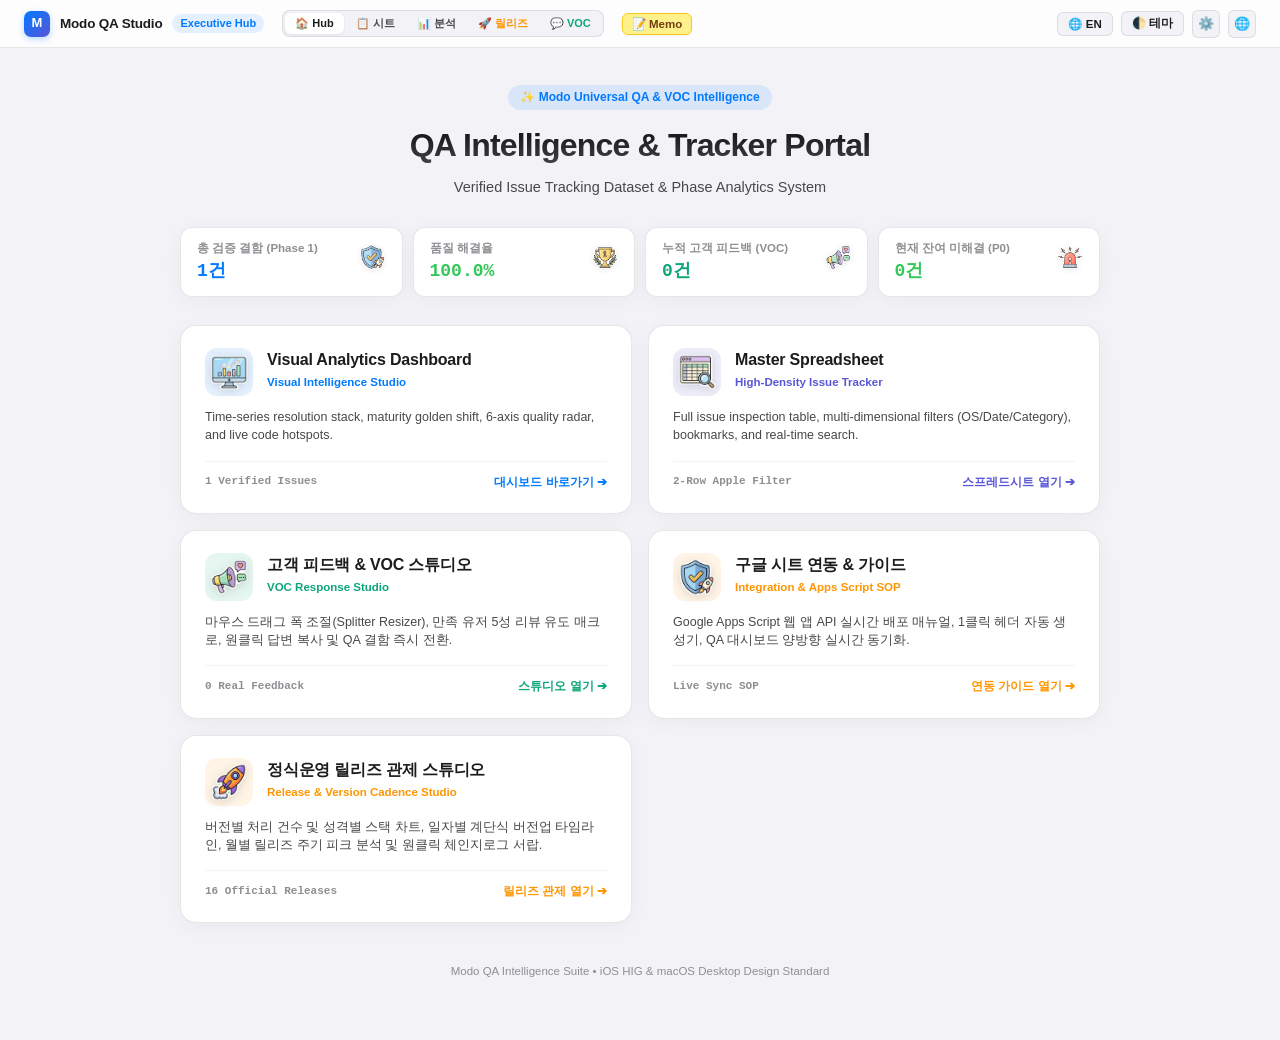
<file: universal-qa-tracker/templates/index.html>
<!DOCTYPE html>
<html lang="en">
<head>
  <meta charset="UTF-8" />
  <meta name="viewport" content="width=device-width, initial-scale=1.0" />
  <title>Modo QA Intelligence &amp; Master Launchpad</title>
  <style>
    :root {
      --bg-primary: #F2F2F7;
      --bg-surface: rgba(255, 255, 255, 0.85);
      --bg-surface-solid: #FFFFFF;
      --bg-subtle: #F2F2F7;
      --bg-hover: #E5E5EA;
      --text-primary: #1C1C1E;
      --text-secondary: #48484A;
      --text-muted: #8E8E93;
      --border: rgba(60, 60, 67, 0.12);
      --border-subtle: rgba(60, 60, 67, 0.06);
      --accent-blue: #007AFF;
      --accent-purple: #5856D6;
      --accent-green: #34C759;
      --accent-orange: #FF9500;
      --card-shadow: 0 4px 20px rgba(0, 0, 0, 0.04);
      --card-hover-shadow: 0 16px 36px rgba(0, 122, 255, 0.12);
      --font-sans: -apple-system, BlinkMacSystemFont, "Pretendard", "SF Pro Display", sans-serif;
      --font-mono: "SF Mono", Menlo, Consolas, monospace;
    }

    [data-theme="dark"] {
      --bg-primary: #0A0A0C;
      --bg-surface: rgba(28, 28, 30, 0.85);
      --bg-surface-solid: #1C1C1E;
      --bg-subtle: #2C2C2E;
      --bg-hover: #3A3A3C;
      --text-primary: #FFFFFF;
      --text-secondary: #EBEBF5;
      --text-muted: #8E8E93;
      --border: rgba(255, 255, 255, 0.12);
      --border-subtle: rgba(255, 255, 255, 0.06);
      --accent-blue: #0A84FF;
      --accent-purple: #5E5CE6;
      --accent-green: #30D158;
      --accent-orange: #FF9F0A;
      --card-shadow: 0 4px 20px rgba(0, 0, 0, 0.35);
      --card-hover-shadow: 0 16px 40px rgba(0, 0, 0, 0.6);
    }

    * { box-sizing: border-box; margin: 0; padding: 0; -webkit-font-smoothing: antialiased; }
    body {
      background: var(--bg-primary);
      color: var(--text-primary);
      font-family: var(--font-sans);
      min-height: 100vh;
      display: flex;
      flex-direction: column;
      line-height: 1.45;
    }

    /* Apple Global Glassmorphic Header */
    .apple-global-nav {
      position: sticky;
      top: 0;
      z-index: 1000;
      height: 48px;
      background: var(--bg-surface);
      backdrop-filter: blur(20px);
      -webkit-backdrop-filter: blur(20px);
      border-bottom: 1px solid var(--border);
      padding: 0 24px;
      display: flex;
      align-items: center;
      justify-content: space-between;
      transition: all 0.2s ease;
    }
    .nav-left {
      display: flex;
      align-items: center;
      gap: 10px;
    }
    .nav-brand-icon {
      width: 26px;
      height: 26px;
      border-radius: 7px;
      background: linear-gradient(135deg, #007AFF, #5856D6);
      color: #FFF;
      display: flex;
      align-items: center;
      justify-content: center;
      font-weight: 900;
      font-size: 13px;
      box-shadow: 0 2px 6px rgba(0, 122, 255, 0.3);
    }
    .nav-brand-title {
      font-size: 13.5px;
      font-weight: 800;
      letter-spacing: -0.2px;
    }
    .nav-hub-tag {
      font-size: 11px;
      font-weight: 700;
      color: var(--accent-blue);
      background: rgba(0, 122, 255, 0.1);
      padding: 2px 8px;
      border-radius: 999px;
    }
    .nav-right {
      display: flex;
      align-items: center;
      gap: 8px;
    }
    .nav-btn {
      background: var(--bg-subtle);
      border: 1px solid var(--border);
      color: var(--text-primary);
      padding: 4px 10px;
      border-radius: 6px;
      font-size: 11.5px;
      font-weight: 600;
      cursor: pointer;
      display: inline-flex;
      align-items: center;
      gap: 4px;
      transition: all 0.15s ease;
    }
    .nav-btn:hover {
      background: var(--bg-hover);
    }
    .nav-btn-icon {
      background: var(--bg-subtle);
      border: 1px solid var(--border);
      color: var(--text-primary);
      width: 28px;
      height: 28px;
      border-radius: 6px;
      display: inline-flex;
      align-items: center;
      justify-content: center;
      cursor: pointer;
      font-size: 13px;
      transition: all 0.15s ease;
    }
    .nav-btn-icon:hover {
      background: var(--bg-hover);
    }
    .nav-view-switcher {
      display: flex;
      background: var(--bg-subtle);
      border: 1px solid var(--border);
      border-radius: 8px;
      padding: 2px;
      gap: 2px;
    }
    .nav-view-tab {
      padding: 3px 10px;
      border-radius: 6px;
      font-size: 11px;
      font-weight: 600;
      text-decoration: none;
      color: var(--text-secondary);
      transition: all 0.15s ease;
      display: inline-flex;
      align-items: center;
      gap: 4px;
      white-space: nowrap;
    }
    .nav-view-tab:hover {
      color: var(--text-primary);
    }
    .nav-view-tab.active {
      background: var(--bg-surface-solid);
      color: var(--text-primary);
      font-weight: 700;
      box-shadow: 0 1px 3px rgba(0,0,0,0.08);
    }
    .settings-menu-container {
      position: relative;
    }
    .settings-popover {
      position: absolute;
      top: calc(100% + 8px);
      right: 0;
      width: 240px;
      background: var(--bg-surface-solid);
      border: 1px solid var(--border);
      border-radius: 12px;
      box-shadow: 0 12px 32px rgba(0, 0, 0, 0.15);
      padding: 10px;
      display: none;
      flex-direction: column;
      gap: 6px;
      z-index: 2000;
      animation: popoverFade 0.15s cubic-bezier(0.16, 1, 0.3, 1);
    }
    .settings-popover.open {
      display: flex;
    }
    @keyframes popoverFade {
      from { opacity: 0; transform: translateY(-4px) scale(0.97); }
      to { opacity: 1; transform: translateY(0) scale(1); }
    }
    .popover-section-title {
      font-size: 10px;
      font-weight: 800;
      color: var(--text-muted);
      text-transform: uppercase;
      letter-spacing: 0.5px;
      padding: 2px 4px;
    }
    .popover-row {
      display: flex;
      align-items: center;
      justify-content: space-between;
      font-size: 11.5px;
      color: var(--text-primary);
      padding: 4px;
      border-radius: 6px;
    }
    .popover-btn {
      padding: 3px 8px;
      border-radius: 5px;
      border: 1px solid var(--border);
      background: var(--bg-subtle);
      color: var(--text-primary);
      font-size: 11px;
      font-weight: 600;
      cursor: pointer;
      white-space: nowrap;
      flex-shrink: 0;
    }
    .popover-btn:hover {
      background: var(--bg-hover);
    }
    .popover-divider {
      height: 1px;
      background: var(--border-subtle);
      margin: 2px 0;
    }
    .popover-link-row {
      display: flex;
      align-items: center;
      justify-content: space-between;
      font-size: 11.5px;
      color: var(--text-primary);
      padding: 5px;
      border-radius: 6px;
      text-decoration: none;
      font-weight: 600;
    }
    .popover-link-row:hover {
      background: var(--bg-hover);
      color: var(--accent-blue);
    }

    /* Main Hub Container */
    .hub-container {
      max-width: 960px;
      width: 100%;
      margin: 0 auto;
      padding: 36px 20px 60px;
      display: flex;
      flex-direction: column;
      align-items: center;
    }

    /* Hero Section */
    .hero-wrap {
      text-align: center;
      margin-bottom: 28px;
      max-width: 680px;
    }
    .hero-badge {
      display: inline-flex;
      align-items: center;
      gap: 6px;
      padding: 4px 12px;
      border-radius: 999px;
      background: rgba(0, 122, 255, 0.1);
      color: var(--accent-blue);
      font-size: 12px;
      font-weight: 700;
      margin-bottom: 12px;
    }
    .hero-title {
      font-size: 32px;
      font-weight: 800;
      letter-spacing: -0.8px;
      margin-bottom: 8px;
      background: linear-gradient(180deg, var(--text-primary) 30%, var(--text-secondary) 100%);
      -webkit-background-clip: text;
      -webkit-text-fill-color: transparent;
    }
    .hero-subtitle {
      font-size: 14.5px;
      color: var(--text-secondary);
      line-height: 1.5;
    }

    /* Realtime Telemetry Bar */
    .telemetry-row {
      display: grid;
      grid-template-columns: repeat(auto-fit, minmax(190px, 1fr));
      gap: 10px;
      width: 100%;
      margin-bottom: 28px;
    }
    .telemetry-card {
      background: var(--bg-surface-solid);
      border: 1px solid var(--border);
      border-radius: 12px;
      padding: 12px 16px;
      display: flex;
      align-items: center;
      justify-content: space-between;
      box-shadow: var(--card-shadow);
      transition: all 0.2s ease;
    }
    .telemetry-card:hover {
      transform: translateY(-2px);
      box-shadow: 0 6px 16px rgba(0, 0, 0, 0.08);
    }
    .telemetry-label {
      font-size: 11.5px;
      font-weight: 600;
      color: var(--text-muted);
      margin-bottom: 2px;
    }
    .telemetry-val {
      font-size: 18px;
      font-weight: 800;
      color: var(--text-primary);
      font-family: var(--font-mono);
    }
    .telemetry-icon {
      font-size: 22px;
      opacity: 0.85;
    }

    /* 4-Card Apple Portal Grid */
    .cards-grid {
      display: grid;
      grid-template-columns: repeat(auto-fit, minmax(360px, 1fr));
      gap: 16px;
      width: 100%;
    }
    .portal-card {
      background: var(--bg-surface-solid);
      border: 1px solid var(--border);
      border-radius: 16px;
      padding: 22px 24px;
      text-decoration: none;
      color: var(--text-primary);
      display: flex;
      flex-direction: column;
      justify-content: space-between;
      box-shadow: var(--card-shadow);
      transition: all 0.25s cubic-bezier(0.16, 1, 0.3, 1);
      position: relative;
      overflow: hidden;
    }
    .portal-card:hover {
      transform: translateY(-4px);
      box-shadow: var(--card-hover-shadow);
      border-color: var(--card-accent, var(--accent-blue));
    }
    .card-top {
      display: flex;
      align-items: flex-start;
      gap: 14px;
      margin-bottom: 12px;
    }
    .card-icon-wrap {
      width: 48px;
      height: 48px;
      border-radius: 12px;
      display: flex;
      align-items: center;
      justify-content: center;
      font-size: 22px;
      flex-shrink: 0;
      background: var(--card-accent-bg, rgba(0, 122, 255, 0.1));
      padding: 5px;
      box-sizing: border-box;
      transition: transform 0.2s cubic-bezier(0.16, 1, 0.3, 1);
    }
    .portal-card:hover .card-icon-wrap {
      transform: scale(1.1) rotate(-3deg);
    }
    .portal-card-img {
      width: 100%;
      height: 100%;
      object-fit: contain;
      filter: drop-shadow(0 2px 5px rgba(0, 0, 0, 0.12));
    }
    .telemetry-img {
      width: 26px;
      height: 26px;
      object-fit: contain;
      filter: drop-shadow(0 1px 3px rgba(0, 0, 0, 0.1));
    }
    .card-text-wrap {
      display: flex;
      flex-direction: column;
      gap: 3px;
    }
    .card-title {
      font-size: 16px;
      font-weight: 800;
      letter-spacing: -0.2px;
    }
    .card-tagline {
      font-size: 11.5px;
      font-weight: 700;
      color: var(--card-accent, var(--accent-blue));
    }
    .card-desc {
      font-size: 12.5px;
      color: var(--text-secondary);
      line-height: 1.45;
      margin-bottom: 16px;
    }
    .card-footer {
      display: flex;
      align-items: center;
      justify-content: space-between;
      padding-top: 12px;
      border-top: 1px solid var(--border-subtle);
    }
    .card-meta-tag {
      font-size: 11px;
      font-weight: 600;
      color: var(--text-muted);
      font-family: var(--font-mono);
    }
    .card-cta {
      font-size: 12px;
      font-weight: 700;
      color: var(--card-accent, var(--accent-blue));
      display: inline-flex;
      align-items: center;
      gap: 4px;
      transition: transform 0.15s ease;
    }
    .portal-card:hover .card-cta {
      transform: translateX(3px);
    }

    /* Footer */
    .hub-footer {
      margin-top: 40px;
      font-size: 11.5px;
      color: var(--text-muted);
      text-align: center;
    }
  </style>
</head>
<body>

  <!-- Apple Global Glassmorphic Header -->
  <header class="apple-global-nav">
    <div class="nav-left">
      <div class="nav-brand-icon">M</div>
      <span class="nav-brand-title">Modo QA Studio</span>
      <span class="nav-hub-tag">Executive Hub</span>
      
      <!-- Cross-Platform View Switcher -->
      <nav class="nav-view-switcher" style="margin-left: 8px;">
        <a href="index.html" class="nav-view-tab active">🏠 Hub</a>
        <a href="qa_spreadsheet.html" class="nav-view-tab">📋 시트</a>
        <a href="qa_analytics_dashboard.html" class="nav-view-tab">📊 분석</a>
        <a href="ops_release_dashboard.html" class="nav-view-tab" style="color:var(--accent-orange);">🚀 릴리즈</a>
        <a href="voc_dashboard.html" class="nav-view-tab" style="color:#0CA678;">💬 VOC</a>
      </nav>

      <button type="button" class="nav-memo-btn" onclick="window.QA_MEMO ? window.QA_MEMO.toggle() : null" title="임시 메모장 / Scratchpad" style="margin-left:8px;"><span data-i18n="navMemo">📝 메모</span></button>
    </div>
    <div class="nav-right">
      <button class="nav-btn" onclick="window.QA_I18N.toggleLang()" title="언어 변경 / Switch Language">🌐 <span id="hubLangLabel">EN</span></button>
      <button class="nav-btn" onclick="toggleTheme()" title="테마 변경">🌓 테마</button>
      
      <!-- Settings Dropdown Container -->
      <div class="settings-menu-container">
        <button class="nav-btn-icon" id="btnSettingsMenu" onclick="window.toggleSettingsPopover()" title="설정 및 도구">⚙️</button>
        
        <!-- Apple Frosted Settings Popover Card -->
        <div class="settings-popover" id="settingsPopover">
          <div class="popover-section-title">앱 &amp; 공식 스토어</div>
          <div class="popover-row">
            <span>앱 정보 &amp; 스토어 링크</span>
            <button class="popover-btn" onclick="window.openAppProfileModal()">📱 상세 정보 ↗</button>
          </div>

          <div class="popover-divider"></div>
          <div class="popover-section-title">데이터 &amp; 연동</div>
          <div class="popover-row">
            <span>구글 스프레드시트</span>
            <button class="popover-btn" onclick="openGoogleSheet()">📊 열기 ↗</button>
          </div>

          <div class="popover-divider"></div>
          <div class="popover-section-title">문서 &amp; 가이드</div>
          <a href="google_sheets_voc_setup_guide.html" class="popover-link-row">
            <span>📖 구글 시트 연동 가이드</span>
            <span class="popover-arrow">↗</span>
          </a>
        </div>
      </div>

      <!-- Official Website Direct Link Button -->
      <button class="nav-btn-icon" id="btnOfficialWeb" onclick="window.openOfficialWebsite()" data-i18n-title="officialWebBtnTitle" title="공식 웹사이트 바로가기 / Official Website" aria-label="Official Website">🌐</button>
    </div>
  </header>

  <!-- Hub Main Container -->
  <main class="hub-container">

    <!-- Hero Header -->
    <section class="hero-wrap">
      <div class="hero-badge">✨ Modo Universal QA &amp; VOC Intelligence</div>
      <h1 class="hero-title" data-i18n="portalTitle">QA Intelligence &amp; Tracker Portal</h1>
      <p class="hero-subtitle" data-i18n="portalSubtitle">검증 완료된 품질 결함 데이터셋, Phase별 시각화 트렌드 및 실시간 고객 피드백 응대 시스템</p>
    </section>

    <!-- Realtime Telemetry Metric Strip -->
    <section class="telemetry-row">
      <div class="telemetry-card">
        <div>
          <div class="telemetry-label">총 검증 결함 (Phase 1)</div>
          <div class="telemetry-val" style="color:var(--accent-blue);" id="hubTotalIssues">354건</div>
        </div>
        <div class="telemetry-icon"><img src="assets/icons/icon_shield.webp" class="telemetry-img" alt="Phase 1" /></div>
      </div>
      <div class="telemetry-card">
        <div>
          <div class="telemetry-label">품질 해결율</div>
          <div class="telemetry-val" style="color:var(--accent-green);">100.0%</div>
        </div>
        <div class="telemetry-icon"><img src="assets/icons/icon_trophy.webp" class="telemetry-img" alt="Resolved" /></div>
      </div>
      <div class="telemetry-card">
        <div>
          <div class="telemetry-label">누적 고객 피드백 (VOC)</div>
          <div class="telemetry-val" style="color:#0CA678;" id="hubTotalVoc">31건</div>
        </div>
        <div class="telemetry-icon"><img src="assets/icons/icon_voc.webp" class="telemetry-img" alt="VOC" /></div>
      </div>
      <div class="telemetry-card">
        <div>
          <div class="telemetry-label">현재 잔여 미해결 (P0)</div>
          <div class="telemetry-val" style="color:var(--accent-green);">0건</div>
        </div>
        <div class="telemetry-icon"><img src="assets/icons/icon_siren.webp" class="telemetry-img" alt="Zero Pending" /></div>
      </div>
    </section>

    <!-- 4-Card Apple Portal Grid -->
    <section class="cards-grid">

      <!-- Card 1: Visual Analytics Dashboard -->
      <a href="qa_analytics_dashboard.html" class="portal-card" style="--card-accent:#007AFF; --card-accent-bg:rgba(0,122,255,0.1);">
        <div>
          <div class="card-top">
            <div class="card-icon-wrap"><img src="assets/icons/icon_dashboard.webp" class="portal-card-img" alt="Dashboard" /></div>
            <div class="card-text-wrap">
              <div class="card-title" data-i18n="portalVisualTitle">비주얼 분석 대시보드</div>
              <div class="card-tagline">Visual Intelligence Studio</div>
            </div>
          </div>
          <div class="card-desc" data-i18n="portalVisualDesc">
            8대 품질 카테고리 분포, IEEE 1044 심각도 피라미드, 시계열 누적 해결 추세 및 파일별 코드 핫스팟 실시간 시각화.
          </div>
        </div>
        <div class="card-footer">
          <span class="card-meta-tag" id="cardPhase1Count">354 Verified Issues</span>
          <span class="card-cta">대시보드 바로가기 ➔</span>
        </div>
      </a>

      <!-- Card 2: Master Spreadsheet -->
      <a href="qa_spreadsheet.html" class="portal-card" style="--card-accent:#5856D6; --card-accent-bg:rgba(88,86,214,0.1);">
        <div>
          <div class="card-top">
            <div class="card-icon-wrap"><img src="assets/icons/icon_spreadsheet.webp" class="portal-card-img" alt="Spreadsheet" /></div>
            <div class="card-text-wrap">
              <div class="card-title" data-i18n="portalSheetTitle">QA 마스터 스프레드시트</div>
              <div class="card-tagline">High-Density Issue Tracker</div>
            </div>
          </div>
          <div class="card-desc" data-i18n="portalSheetDesc">
            2단 애플 압축 필터(날짜/상태/OS/위험도/카테고리), 고성능 하단 인스펙터 서랍, 쾌속 단축키(J/K/Esc) 완벽 지원.
          </div>
        </div>
        <div class="card-footer">
          <span class="card-meta-tag">2-Row Apple Filter</span>
          <span class="card-cta">스프레드시트 열기 ➔</span>
        </div>
      </a>

      <!-- Card 3: VOC Customer Response Studio -->
      <a href="voc_dashboard.html" class="portal-card" style="--card-accent:#0CA678; --card-accent-bg:rgba(12,166,120,0.1);">
        <div>
          <div class="card-top">
            <div class="card-icon-wrap"><img src="assets/icons/icon_voc.webp" class="portal-card-img" alt="VOC Studio" /></div>
            <div class="card-text-wrap">
              <div class="card-title">고객 피드백 &amp; VOC 스튜디오</div>
              <div class="card-tagline">VOC Response Studio</div>
            </div>
          </div>
          <div class="card-desc">
            마우스 드래그 폭 조절(Splitter Resizer), 만족 유저 5성 리뷰 유도 매크로, 원클릭 답변 복사 및 QA 결함 즉시 전환.
          </div>
        </div>
        <div class="card-footer">
          <span class="card-meta-tag" id="cardVocCount">31 Real Feedback</span>
          <span class="card-cta">스튜디오 열기 ➔</span>
        </div>
      </a>

      <!-- Card 4: Google Sheets & Webhook Guide -->
      <a href="google_sheets_voc_setup_guide.html" class="portal-card" style="--card-accent:#FF9500; --card-accent-bg:rgba(255,149,0,0.1);">
        <div>
          <div class="card-top">
            <div class="card-icon-wrap"><img src="assets/icons/icon_shield.webp" class="portal-card-img" alt="Guide" /></div>
            <div class="card-text-wrap">
              <div class="card-title">구글 시트 연동 &amp; 가이드</div>
              <div class="card-tagline">Integration &amp; Apps Script SOP</div>
            </div>
          </div>
          <div class="card-desc">
            Google Apps Script 웹 앱 API 실시간 배포 매뉴얼, 1클릭 헤더 자동 생성기, QA 대시보드 양방향 실시간 동기화.
          </div>
        </div>
        <div class="card-footer">
          <span class="card-meta-tag">Live Sync SOP</span>
          <span class="card-cta">연동 가이드 열기 ➔</span>
        </div>
      </a>

      <!-- Card 5: Production Release & Version Cadence Studio -->
      <a href="ops_release_dashboard.html" class="portal-card" style="--card-accent:#FF9500; --card-accent-bg:rgba(255,149,0,0.1);">
        <div>
          <div class="card-top">
            <div class="card-icon-wrap"><img src="assets/icons/icon_rocket_qa.webp" class="portal-card-img" alt="Release Cadence Studio" /></div>
            <div class="card-text-wrap">
              <div class="card-title">정식운영 릴리즈 관제 스튜디오</div>
              <div class="card-tagline">Release &amp; Version Cadence Studio</div>
            </div>
          </div>
          <div class="card-desc">
            버전별 처리 건수 및 성격별 스택 차트, 일자별 계단식 버전업 타임라인, 월별 릴리즈 주기 피크 분석 및 원클릭 체인지로그 서랍.
          </div>
        </div>
        <div class="card-footer">
          <span class="card-meta-tag" id="cardReleaseCount">16 Official Releases</span>
          <span class="card-cta">릴리즈 관제 열기 ➔</span>
        </div>
      </a>

    </section>

    <!-- Footer -->
    <footer class="hub-footer">
      Modo QA Intelligence Suite • iOS HIG &amp; macOS Desktop Design Standard
    </footer>

  </main>

  <!-- Scripts -->
  <script src="data/qa_config.js?v=2.7"></script>
  <script src="data/phase1_closed_testing.js?v=2.5"></script>
  <script src="data/phase2_open_beta.js?v=2.5"></script>
  <script src="data/phase3_v1_1_backlog.js?v=2.7"></script>
  <script src="data/phase4_future_roadmap.js?v=1.0"></script>
  <script src="data/feedback_manifest.js?v=2.7"></script>
  <script src="data/qa_manifest.js?v=2.7"></script>
  <script src="js/qa_i18n.js?v=2.5"></script>
  <script src="js/qa_memo.js?v=1.1"></script>
  <script>
    window.openGoogleSheet = openGoogleSheet;
    function openGoogleSheet() {
      const p = document.getElementById('settingsPopover');
      if (p) p.classList.remove('open');
      const url = localStorage.getItem('modo_qa_google_spreadsheet_url') || 'https://docs.google.com/spreadsheets/';
      window.open(url, '_blank', 'noopener,noreferrer');
    }

    window.toggleSettingsPopover = function (force) {
      const p = document.getElementById('settingsPopover');
      if (!p) return;
      if (typeof force === 'boolean') {
        p.classList.toggle('open', force);
      } else {
        p.classList.toggle('open');
      }
    };

    document.addEventListener('click', (e) => {
      const container = document.querySelector('.settings-menu-container');
      if (container && !container.contains(e.target)) {
        const p = document.getElementById('settingsPopover');
        if (p) p.classList.remove('open');
      }
    });

    window.addEventListener('keydown', (e) => {
      if (e.key === 'Escape') {
        const p = document.getElementById('settingsPopover');
        if (p && p.classList.contains('open')) {
          p.classList.remove('open');
        }
      }
    });

    function toggleTheme() {
      const current = document.documentElement.getAttribute('data-theme');
      const next = current === 'dark' ? 'light' : 'dark';
      document.documentElement.setAttribute('data-theme', next);
      localStorage.setItem('modo_guide_theme', next);
      localStorage.setItem('modo_sheet_theme', next);
    }
    const savedTheme = localStorage.getItem('modo_guide_theme') || localStorage.getItem('modo_sheet_theme');
    if (savedTheme) {
      document.documentElement.setAttribute('data-theme', savedTheme);
    } else if (window.matchMedia && window.matchMedia('(prefers-color-scheme: dark)').matches) {
      document.documentElement.setAttribute('data-theme', 'dark');
    }

    // Dynamic counts & language synchronization
    function updateCounts() {
      const p1 = window.MODO_QA_PHASE1 || (window.UNIVERSAL_QA && window.UNIVERSAL_QA.DATA && window.UNIVERSAL_QA.DATA.phase1) || [];
      const p2 = window.MODO_QA_PHASE2 || (window.UNIVERSAL_QA && window.UNIVERSAL_QA.DATA && window.UNIVERSAL_QA.DATA.phase2) || [];
      const p3 = window.MODO_QA_PHASE3 || (window.UNIVERSAL_QA && window.UNIVERSAL_QA.DATA && window.UNIVERSAL_QA.DATA.phase3) || [];
      const totalIssues = (window.MODO_QA_MANIFEST && window.MODO_QA_MANIFEST.tracks)
        ? (window.MODO_QA_MANIFEST.tracks.find(t => t.id === 'all')?.getData()?.length || (p1.length + p2.length + p3.length))
        : (p1.length + p2.length + p3.length);

      const totalEl = document.getElementById('hubTotalIssues');
      if (totalEl) totalEl.textContent = `${totalIssues}건`;
      const card1El = document.getElementById('cardPhase1Count');
      if (card1El) card1El.textContent = `${totalIssues} Verified Issues`;

      const voc = window.MODO_FEEDBACK_DATA || (window.UNIVERSAL_QA && window.UNIVERSAL_QA.FEEDBACK) || [];
      const vocLen = Array.isArray(voc) ? voc.length : 0;
      const totalVocEl = document.getElementById('hubTotalVoc');
      if (totalVocEl) totalVocEl.textContent = `${vocLen}건`;
      const cardVocEl = document.getElementById('cardVocCount');
      if (cardVocEl) cardVocEl.textContent = `${vocLen} Real Feedback`;

      const rels = window.MODO_RELEASE_REGISTRY || [];
      const cardRelEl = document.getElementById('cardReleaseCount');
      if (cardRelEl) cardRelEl.textContent = `${rels.length || 16} Official Releases`;
    }

    window.onQaLanguageChanged = function (lang) {
      const langLabel = document.getElementById('hubLangLabel');
      if (langLabel) {
        langLabel.textContent = (lang || 'en').toUpperCase();
      }
    };

    document.addEventListener('DOMContentLoaded', () => {
      updateCounts();
      const langLabel = document.getElementById('hubLangLabel');
      if (langLabel && window.QA_I18N) {
        langLabel.textContent = window.QA_I18N.getLang().toUpperCase();
      }
    });
  </script>
</body>
</html>
</file>
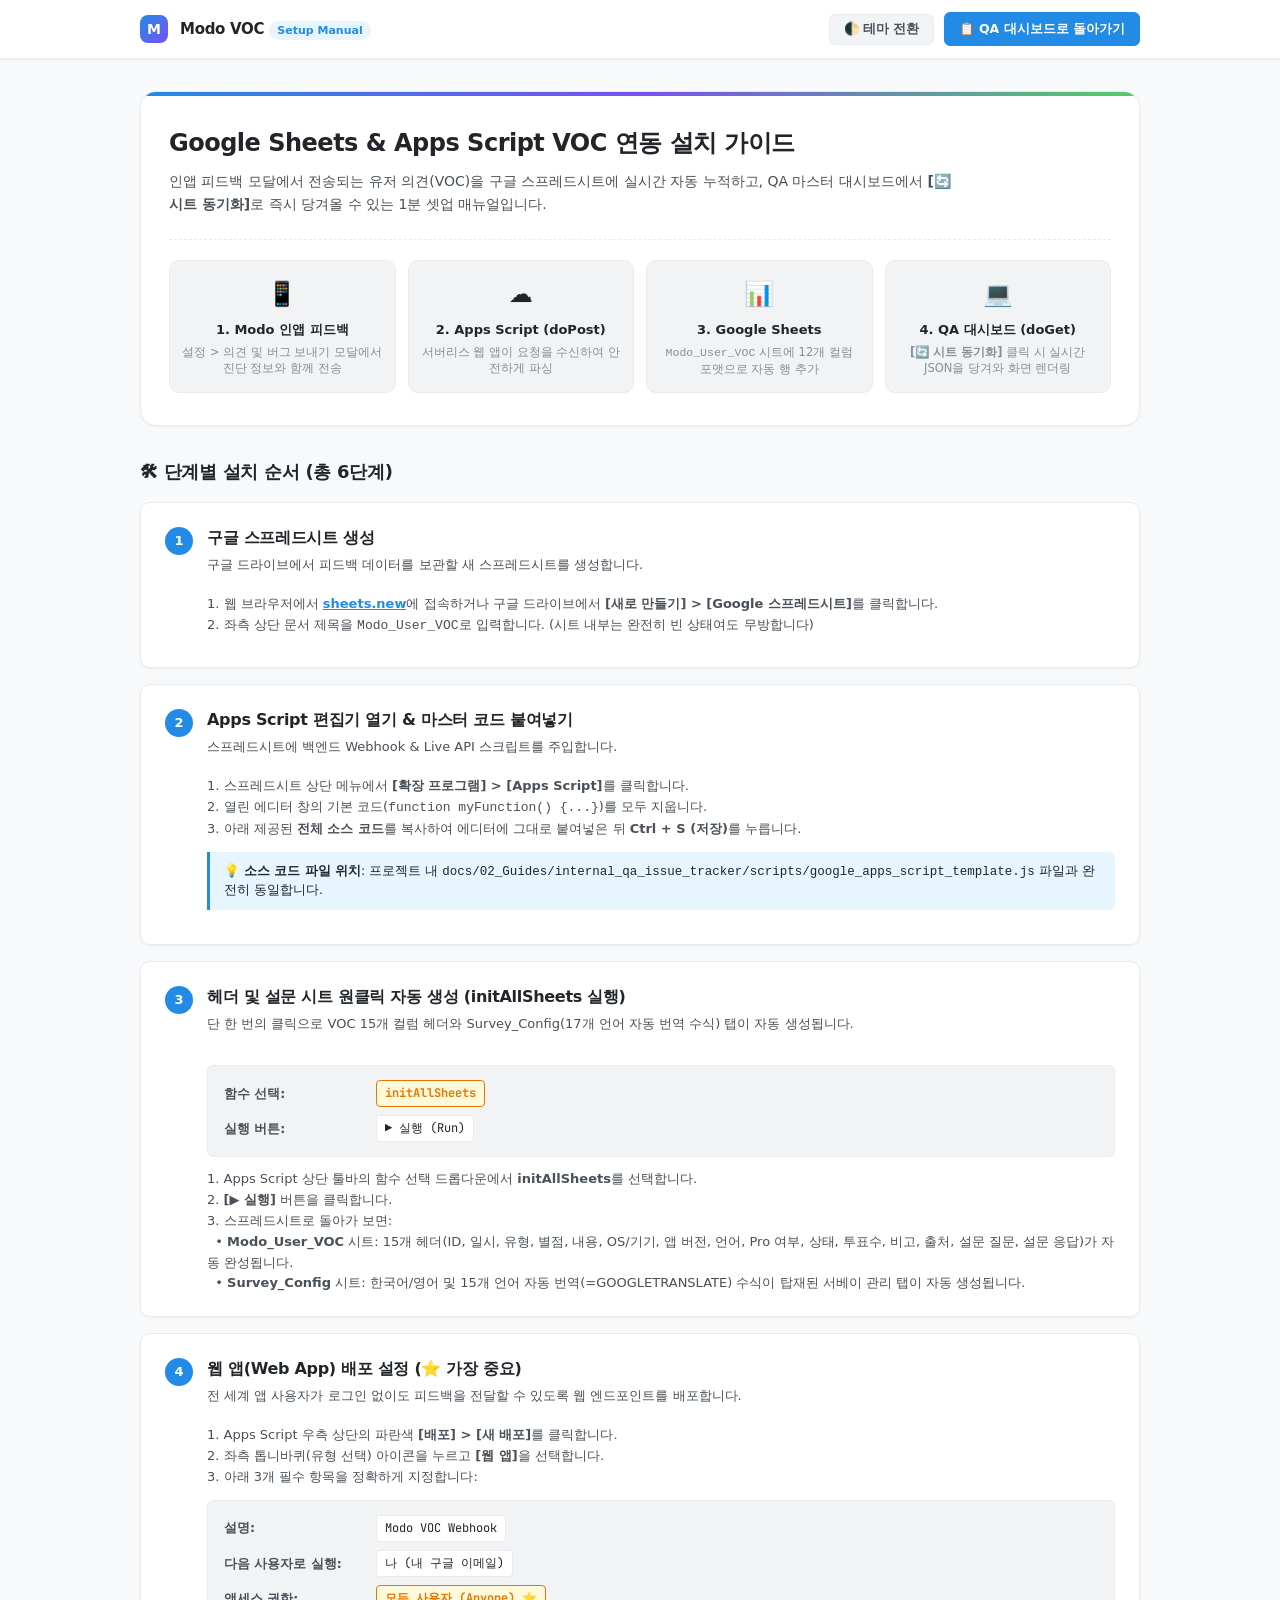
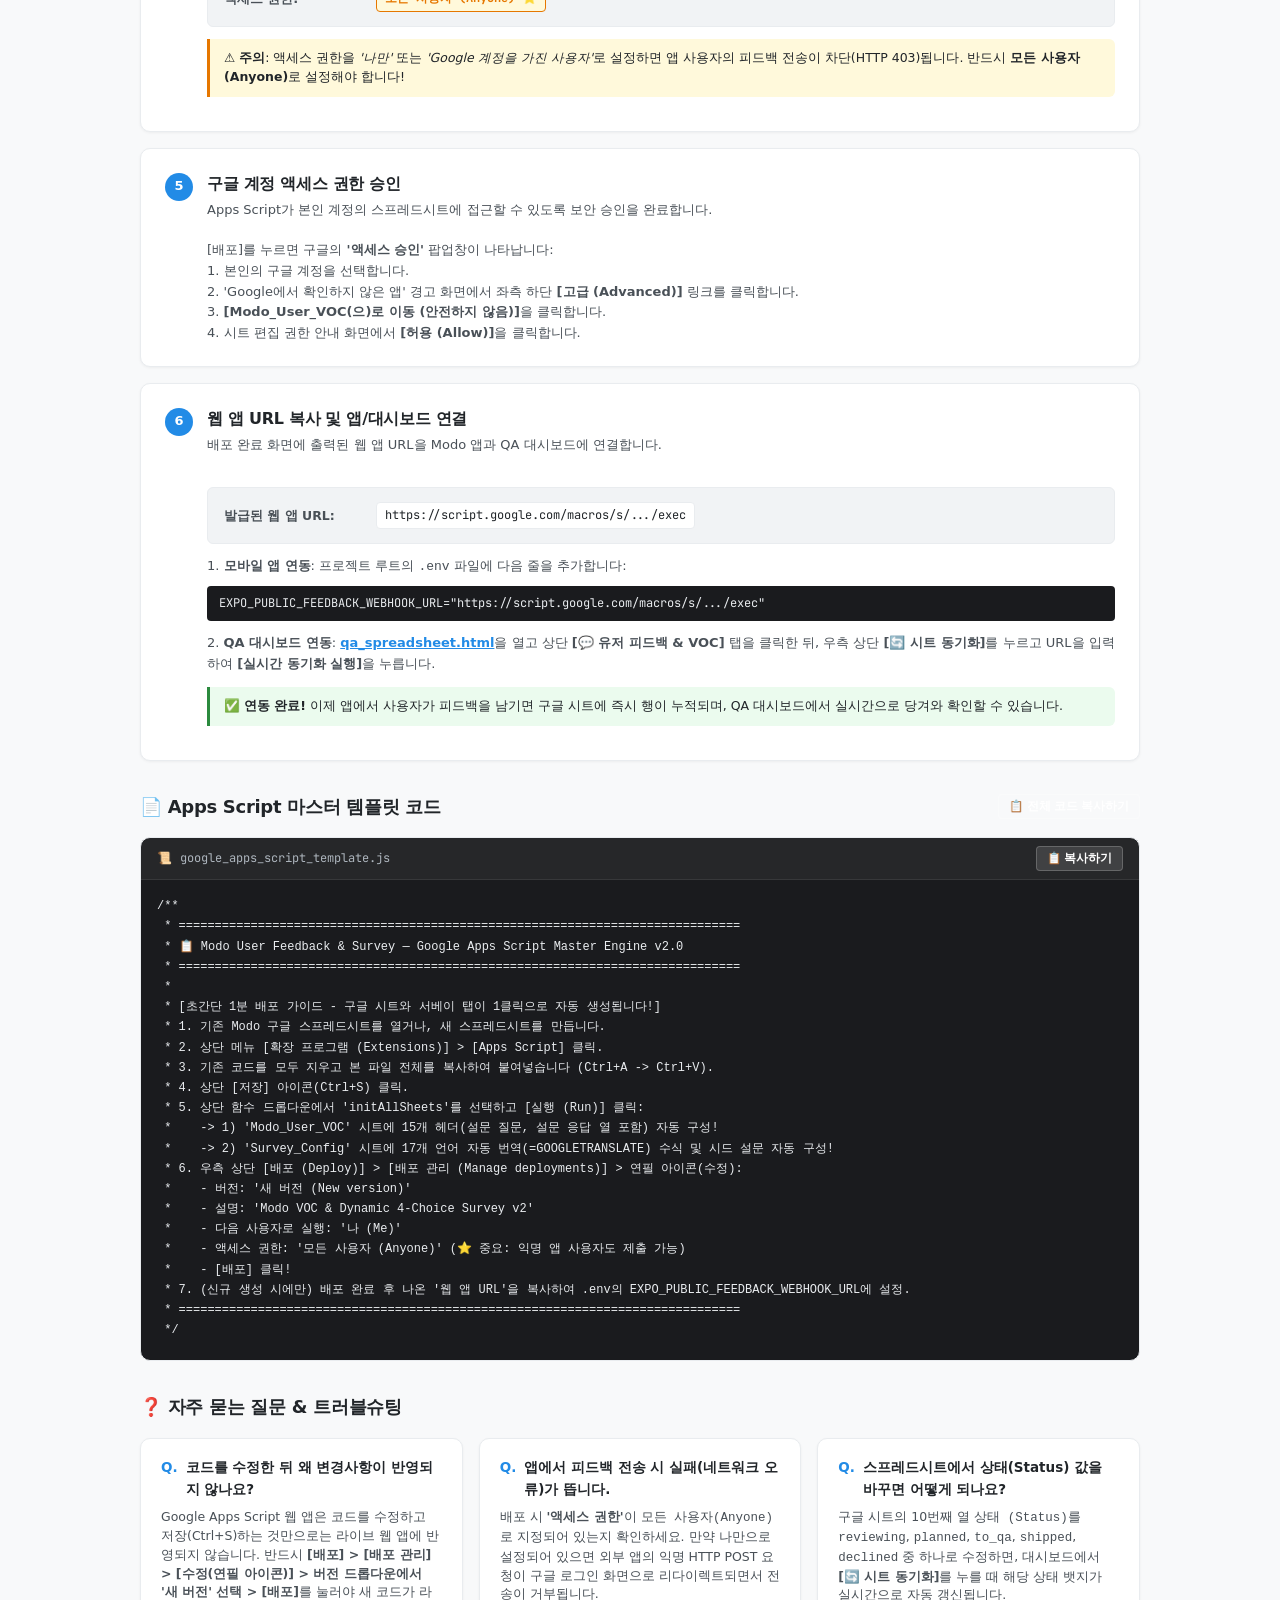
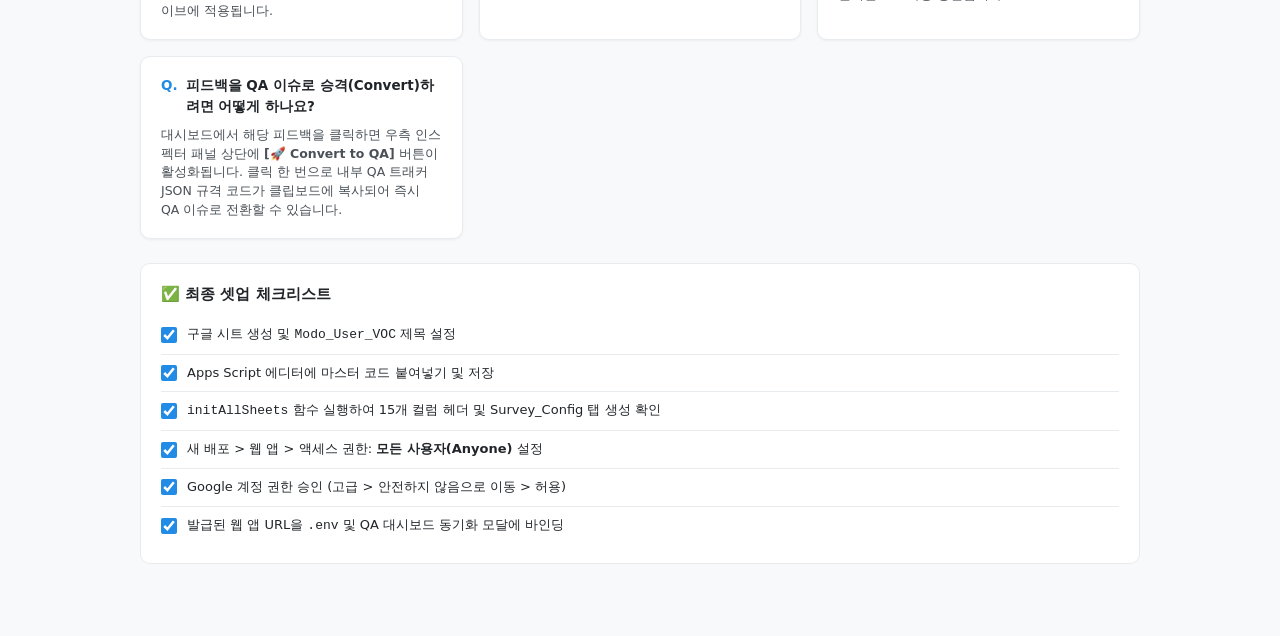
<file: universal-qa-tracker/templates/google_sheets_voc_setup_guide.html>
<!DOCTYPE html>
<html lang="ko">
<head>
  <meta charset="UTF-8" />
  <meta name="viewport" content="width=device-width, initial-scale=1.0" />
  <title>Modo VOC — 구글 스프레드시트 & Apps Script 설치 가이드</title>
  <link rel="preconnect" href="https://fonts.googleapis.com">
  <link rel="preconnect" href="https://fonts.gstatic.com" crossorigin>
  <link href="https://fonts.googleapis.com/css2?family=JetBrains+Mono:wght@400;600;700&family=Pretendard:wght@400;500;600;700;800&display=swap" rel="stylesheet">
  <style>
    :root {
      --bg-primary: #F8F9FA;
      --bg-surface: #FFFFFF;
      --bg-subtle: #F1F3F5;
      --border: #E9ECEF;
      --border-focus: #228BE6;
      --text-primary: #212529;
      --text-secondary: #495057;
      --text-muted: #868E96;
      --accent-blue: #228BE6;
      --accent-blue-bg: #E7F5FF;
      --accent-green: #2B8A3E;
      --accent-green-bg: #EBFBEE;
      --accent-orange: #E67700;
      --accent-orange-bg: #FFF9DB;
      --accent-red: #FA5252;
      --accent-purple: #7950F2;
      --accent-purple-bg: #F3F0FF;
      --code-bg: #1A1B1E;
      --code-text: #E9ECEF;
      --shadow-sm: 0 1px 3px rgba(0,0,0,0.05);
      --shadow-md: 0 4px 16px rgba(0,0,0,0.06);
      --shadow-lg: 0 12px 32px rgba(0,0,0,0.1);
      --radius-sm: 6px;
      --radius-md: 10px;
      --radius-lg: 16px;
    }

    [data-theme="dark"] {
      --bg-primary: #101113;
      --bg-surface: #1A1B1E;
      --bg-subtle: #25262B;
      --border: #2C2E33;
      --border-focus: #339AF0;
      --text-primary: #F8F9FA;
      --text-secondary: #C1C2C5;
      --text-muted: #909296;
      --accent-blue: #339AF0;
      --accent-blue-bg: rgba(51, 154, 240, 0.15);
      --accent-green: #51CF66;
      --accent-green-bg: rgba(81, 207, 102, 0.15);
      --accent-orange: #FFD43B;
      --accent-orange-bg: rgba(255, 212, 59, 0.15);
      --accent-red: #FF6B6B;
      --accent-purple: #9775FA;
      --accent-purple-bg: rgba(151, 117, 250, 0.15);
      --code-bg: #141517;
      --code-text: #F8F9FA;
      --shadow-sm: 0 1px 3px rgba(0,0,0,0.4);
      --shadow-md: 0 4px 16px rgba(0,0,0,0.4);
      --shadow-lg: 0 12px 32px rgba(0,0,0,0.6);
    }

    * { box-sizing: border-box; margin: 0; padding: 0; }

    body {
      background-color: var(--bg-primary);
      color: var(--text-primary);
      font-family: 'Pretendard', -apple-system, BlinkMacSystemFont, system-ui, sans-serif;
      line-height: 1.6;
      -webkit-font-smoothing: antialiased;
      padding-bottom: 80px;
      transition: background-color 0.2s ease, color 0.2s ease;
    }

    /* Top Sticky Header */
    .top-nav {
      position: sticky;
      top: 0;
      z-index: 100;
      background: var(--bg-surface);
      border-bottom: 1px solid var(--border);
      backdrop-filter: blur(12px);
      box-shadow: var(--shadow-sm);
    }
    .top-nav-inner {
      max-width: 1040px;
      margin: 0 auto;
      padding: 12px 20px;
      display: flex;
      align-items: center;
      justify-content: space-between;
    }
    .brand-wrap {
      display: flex;
      align-items: center;
      gap: 12px;
    }
    .brand-logo {
      width: 28px;
      height: 28px;
      border-radius: 8px;
      background: linear-gradient(135deg, var(--accent-blue), var(--accent-purple));
      display: flex;
      align-items: center;
      justify-content: center;
      color: #FFF;
      font-weight: 800;
      font-size: 14px;
    }
    .brand-title {
      font-size: 15px;
      font-weight: 800;
      color: var(--text-primary);
      letter-spacing: -0.3px;
    }
    .brand-badge {
      font-size: 11px;
      font-weight: 700;
      padding: 3px 8px;
      border-radius: 999px;
      background: var(--accent-blue-bg);
      color: var(--accent-blue);
    }
    .nav-actions {
      display: flex;
      align-items: center;
      gap: 10px;
    }
    .btn-nav {
      display: inline-flex;
      align-items: center;
      gap: 6px;
      padding: 6px 14px;
      border-radius: var(--radius-sm);
      font-size: 12.5px;
      font-weight: 600;
      text-decoration: none;
      transition: all 0.15s ease;
      cursor: pointer;
      border: 1px solid var(--border);
      background: var(--bg-subtle);
      color: var(--text-secondary);
    }
    .btn-nav:hover {
      background: var(--border);
      color: var(--text-primary);
    }
    .btn-nav-primary {
      background: var(--accent-blue);
      color: #FFF;
      border-color: var(--accent-blue);
    }
    .btn-nav-primary:hover {
      filter: brightness(1.08);
      color: #FFF;
    }

    /* Container */
    .container {
      max-width: 1040px;
      margin: 32px auto 0;
      padding: 0 20px;
    }

    /* Hero Section */
    .hero {
      background: var(--bg-surface);
      border: 1px solid var(--border);
      border-radius: var(--radius-lg);
      padding: 32px 28px;
      box-shadow: var(--shadow-sm);
      margin-bottom: 24px;
      position: relative;
      overflow: hidden;
    }
    .hero::before {
      content: "";
      position: absolute;
      top: 0;
      left: 0;
      right: 0;
      height: 4px;
      background: linear-gradient(90deg, var(--accent-blue), var(--accent-purple), #51CF66);
    }
    .hero h1 {
      font-size: 24px;
      font-weight: 800;
      letter-spacing: -0.5px;
      margin-bottom: 8px;
      color: var(--text-primary);
    }
    .hero p {
      font-size: 14px;
      color: var(--text-secondary);
      max-width: 800px;
    }

    /* Architecture Flow Diagram */
    .flow-diagram {
      display: grid;
      grid-template-columns: repeat(4, 1fr);
      gap: 12px;
      margin-top: 24px;
      padding-top: 20px;
      border-top: 1px dashed var(--border);
    }
    @media (max-width: 768px) {
      .flow-diagram {
        grid-template-columns: 1fr;
      }
    }
    .flow-node {
      background: var(--bg-subtle);
      border: 1px solid var(--border);
      border-radius: var(--radius-md);
      padding: 14px 12px;
      text-align: center;
      position: relative;
    }
    .flow-node .node-icon {
      font-size: 24px;
      margin-bottom: 6px;
    }
    .flow-node .node-title {
      font-size: 13px;
      font-weight: 700;
      color: var(--text-primary);
      margin-bottom: 4px;
    }
    .flow-node .node-desc {
      font-size: 11.5px;
      color: var(--text-muted);
      line-height: 1.4;
    }

    /* Section Headers */
    .section-title-wrap {
      display: flex;
      align-items: center;
      justify-content: space-between;
      margin: 32px 0 16px;
    }
    .section-title {
      font-size: 18px;
      font-weight: 800;
      letter-spacing: -0.3px;
      display: flex;
      align-items: center;
      gap: 8px;
    }

    /* Step Cards */
    .steps-list {
      display: flex;
      flex-direction: column;
      gap: 16px;
    }
    .step-card {
      background: var(--bg-surface);
      border: 1px solid var(--border);
      border-radius: var(--radius-md);
      padding: 22px 24px;
      box-shadow: var(--shadow-sm);
      transition: border-color 0.2s ease, box-shadow 0.2s ease;
    }
    .step-card:hover {
      border-color: var(--border-focus);
      box-shadow: var(--shadow-md);
    }
    .step-header {
      display: flex;
      align-items: flex-start;
      gap: 14px;
      margin-bottom: 12px;
    }
    .step-badge {
      width: 28px;
      height: 28px;
      border-radius: 999px;
      background: var(--accent-blue);
      color: #FFF;
      display: flex;
      align-items: center;
      justify-content: center;
      font-size: 13px;
      font-weight: 800;
      flex-shrink: 0;
      margin-top: 2px;
    }
    .step-info {
      flex: 1;
    }
    .step-title {
      font-size: 16px;
      font-weight: 700;
      color: var(--text-primary);
      letter-spacing: -0.3px;
      margin-bottom: 4px;
    }
    .step-desc {
      font-size: 13px;
      color: var(--text-secondary);
      line-height: 1.5;
    }

    .step-body {
      margin-left: 42px;
      padding-top: 8px;
    }

    /* Visual Dialog Mockup */
    .dialog-mockup {
      background: var(--bg-subtle);
      border: 1px solid var(--border);
      border-radius: var(--radius-sm);
      padding: 14px 16px;
      margin: 12px 0;
      font-size: 12.5px;
    }
    .dialog-row {
      display: flex;
      align-items: center;
      margin-bottom: 8px;
      gap: 12px;
    }
    .dialog-row:last-child {
      margin-bottom: 0;
    }
    .dialog-label {
      width: 140px;
      font-weight: 700;
      color: var(--text-secondary);
      flex-shrink: 0;
    }
    .dialog-val {
      color: var(--text-primary);
      font-family: 'JetBrains Mono', monospace;
      background: var(--bg-surface);
      padding: 3px 8px;
      border-radius: 4px;
      border: 1px solid var(--border);
      font-size: 12px;
    }
    .dialog-val.highlight {
      border-color: var(--accent-orange);
      background: var(--accent-orange-bg);
      color: var(--accent-orange);
      font-weight: 700;
    }

    .callout {
      border-left: 3px solid var(--accent-blue);
      background: var(--accent-blue-bg);
      color: var(--text-primary);
      padding: 10px 14px;
      border-radius: 0 var(--radius-sm) var(--radius-sm) 0;
      font-size: 12.5px;
      margin: 12px 0;
      line-height: 1.5;
    }
    .callout.warning {
      border-left-color: var(--accent-orange);
      background: var(--accent-orange-bg);
    }
    .callout.success {
      border-left-color: var(--accent-green);
      background: var(--accent-green-bg);
    }

    /* Code Box & Snippets */
    .code-container {
      position: relative;
      margin: 16px 0;
      border-radius: var(--radius-md);
      background: var(--code-bg);
      border: 1px solid var(--border);
      overflow: hidden;
    }
    .code-topbar {
      display: flex;
      align-items: center;
      justify-content: space-between;
      background: rgba(255, 255, 255, 0.05);
      border-bottom: 1px solid rgba(255, 255, 255, 0.08);
      padding: 8px 16px;
    }
    .code-filename {
      font-family: 'JetBrains Mono', monospace;
      font-size: 12px;
      color: #ADB5BD;
      display: flex;
      align-items: center;
      gap: 8px;
    }
    .btn-copy {
      background: rgba(255, 255, 255, 0.12);
      border: 1px solid rgba(255, 255, 255, 0.2);
      color: #FFF;
      font-size: 11.5px;
      font-weight: 600;
      padding: 4px 10px;
      border-radius: 4px;
      cursor: pointer;
      display: flex;
      align-items: center;
      gap: 5px;
      transition: background 0.15s ease;
    }
    .btn-copy:hover {
      background: rgba(255, 255, 255, 0.25);
    }
    pre.code-block {
      padding: 16px;
      color: var(--code-text);
      font-family: 'JetBrains Mono', monospace;
      font-size: 12px;
      line-height: 1.6;
      overflow-x: auto;
      max-height: 480px;
      scrollbar-width: thin;
    }
    pre.code-block::-webkit-scrollbar {
      height: 5px;
      width: 5px;
    }
    pre.code-block::-webkit-scrollbar-thumb {
      background: #495057;
      border-radius: 4px;
    }

    /* FAQ & Troubleshooting Grid */
    .faq-grid {
      display: grid;
      grid-template-columns: repeat(auto-fit, minmax(310px, 1fr));
      gap: 16px;
      margin-top: 16px;
    }
    .faq-card {
      background: var(--bg-surface);
      border: 1px solid var(--border);
      border-radius: var(--radius-md);
      padding: 18px 20px;
      box-shadow: var(--shadow-sm);
    }
    .faq-q {
      font-size: 13.5px;
      font-weight: 700;
      color: var(--text-primary);
      margin-bottom: 8px;
      display: flex;
      align-items: flex-start;
      gap: 8px;
    }
    .faq-q-icon {
      color: var(--accent-blue);
      font-weight: 800;
    }
    .faq-a {
      font-size: 12.5px;
      color: var(--text-secondary);
      line-height: 1.5;
    }

    /* Checklist Section */
    .checklist-card {
      background: var(--bg-surface);
      border: 1px solid var(--border);
      border-radius: var(--radius-md);
      padding: 18px 20px;
      margin-top: 24px;
    }
    .check-item {
      display: flex;
      align-items: center;
      gap: 10px;
      padding: 8px 0;
      font-size: 13px;
      color: var(--text-primary);
      border-bottom: 1px solid var(--border);
    }
    .check-item:last-child {
      border-bottom: none;
    }
    .check-item input[type="checkbox"] {
      width: 16px;
      height: 16px;
      accent-color: var(--accent-blue);
      cursor: pointer;
    }

    /* Toast Notification */
    #copyToast {
      position: fixed;
      bottom: 24px;
      right: 24px;
      background: #212529;
      color: #FFF;
      padding: 10px 18px;
      border-radius: var(--radius-sm);
      font-size: 13px;
      font-weight: 600;
      box-shadow: var(--shadow-lg);
      display: none;
      align-items: center;
      gap: 8px;
      z-index: 1000;
      animation: fadeIn 0.2s ease;
    }
    @keyframes fadeIn {
      from { opacity: 0; transform: translateY(8px); }
      to { opacity: 1; transform: translateY(0); }
    }
  </style>
</head>
<body>

  <!-- Sticky Top Nav -->
  <header class="top-nav">
    <div class="top-nav-inner">
      <div class="brand-wrap">
        <div class="brand-logo">M</div>
        <div>
          <span class="brand-title">Modo VOC</span>
          <span class="brand-badge">Setup Manual</span>
        </div>
      </div>
      <div class="nav-actions">
        <button class="btn-nav" id="btnThemeToggle" onclick="toggleTheme()">🌓 테마 전환</button>
        <a href="qa_spreadsheet.html" class="btn-nav btn-nav-primary">📋 QA 대시보드로 돌아가기</a>
      </div>
    </div>
  </header>

  <main class="container">

    <!-- Hero Card -->
    <section class="hero">
      <h1>Google Sheets & Apps Script VOC 연동 설치 가이드</h1>
      <p>
        인앱 피드백 모달에서 전송되는 유저 의견(VOC)을 구글 스프레드시트에 실시간 자동 누적하고, 
        QA 마스터 대시보드에서 <strong>[🔄 시트 동기화]</strong>로 즉시 당겨올 수 있는 1분 셋업 매뉴얼입니다.
      </p>

      <!-- Architecture Pipeline Flow -->
      <div class="flow-diagram">
        <div class="flow-node">
          <div class="node-icon">📱</div>
          <div class="node-title">1. Modo 인앱 피드백</div>
          <div class="node-desc">설정 &gt; 의견 및 버그 보내기 모달에서 진단 정보와 함께 전송</div>
        </div>
        <div class="flow-node">
          <div class="node-icon">☁️</div>
          <div class="node-title">2. Apps Script (doPost)</div>
          <div class="node-desc">서버리스 웹 앱이 요청을 수신하여 안전하게 파싱</div>
        </div>
        <div class="flow-node">
          <div class="node-icon">📊</div>
          <div class="node-title">3. Google Sheets</div>
          <div class="node-desc"><code>Modo_User_VOC</code> 시트에 12개 컬럼 포맷으로 자동 행 추가</div>
        </div>
        <div class="flow-node">
          <div class="node-icon">💻</div>
          <div class="node-title">4. QA 대시보드 (doGet)</div>
          <div class="node-desc"><strong>[🔄 시트 동기화]</strong> 클릭 시 실시간 JSON을 당겨와 화면 렌더링</div>
        </div>
      </div>
    </section>

    <!-- Step by Step Instructions -->
    <div class="section-title-wrap">
      <h2 class="section-title">🛠 단계별 설치 순서 (총 6단계)</h2>
    </div>

    <div class="steps-list">

      <!-- Step 1 -->
      <article class="step-card">
        <div class="step-header">
          <div class="step-badge">1</div>
          <div class="step-info">
            <h3 class="step-title">구글 스프레드시트 생성</h3>
            <p class="step-desc">구글 드라이브에서 피드백 데이터를 보관할 새 스프레드시트를 생성합니다.</p>
          </div>
        </div>
        <div class="step-body">
          <p style="font-size: 13px; color: var(--text-secondary); margin-bottom: 8px;">
            1. 웹 브라우저에서 <a href="https://sheets.new" target="_blank" style="color:var(--accent-blue); font-weight:700;">sheets.new</a>에 접속하거나 구글 드라이브에서 <strong>[새로 만들기] &gt; [Google 스프레드시트]</strong>를 클릭합니다.<br>
            2. 좌측 상단 문서 제목을 <code>Modo_User_VOC</code>로 입력합니다. (시트 내부는 완전히 빈 상태여도 무방합니다)
          </p>
        </div>
      </article>

      <!-- Step 2 -->
      <article class="step-card">
        <div class="step-header">
          <div class="step-badge">2</div>
          <div class="step-info">
            <h3 class="step-title">Apps Script 편집기 열기 &amp; 마스터 코드 붙여넣기</h3>
            <p class="step-desc">스프레드시트에 백엔드 Webhook &amp; Live API 스크립트를 주입합니다.</p>
          </div>
        </div>
        <div class="step-body">
          <p style="font-size: 13px; color: var(--text-secondary); margin-bottom: 8px;">
            1. 스프레드시트 상단 메뉴에서 <strong>[확장 프로그램] &gt; [Apps Script]</strong>를 클릭합니다.<br>
            2. 열린 에디터 창의 기본 코드(<code>function myFunction() {...}</code>)를 모두 지웁니다.<br>
            3. 아래 제공된 <strong>전체 소스 코드</strong>를 복사하여 에디터에 그대로 붙여넣은 뒤 <strong>Ctrl + S (저장)</strong>를 누릅니다.
          </p>
          <div class="callout">
            💡 <strong>소스 코드 파일 위치</strong>: 프로젝트 내 <code>docs/02_Guides/internal_qa_issue_tracker/scripts/google_apps_script_template.js</code> 파일과 완전히 동일합니다.
          </div>
        </div>
      </article>

      <!-- Step 3 -->
      <article class="step-card">
        <div class="step-header">
          <div class="step-badge">3</div>
          <div class="step-info">
            <h3 class="step-title">헤더 및 설문 시트 원클릭 자동 생성 (initAllSheets 실행)</h3>
            <p class="step-desc">단 한 번의 클릭으로 VOC 15개 컬럼 헤더와 Survey_Config(17개 언어 자동 번역 수식) 탭이 자동 생성됩니다.</p>
          </div>
        </div>
        <div class="step-body">
          <div class="dialog-mockup">
            <div class="dialog-row">
              <span class="dialog-label">함수 선택:</span>
              <span class="dialog-val highlight">initAllSheets</span>
            </div>
            <div class="dialog-row">
              <span class="dialog-label">실행 버튼:</span>
              <span class="dialog-val">▶ 실행 (Run)</span>
            </div>
          </div>
          <p style="font-size: 13px; color: var(--text-secondary);">
            1. Apps Script 상단 툴바의 함수 선택 드롭다운에서 <strong>initAllSheets</strong>를 선택합니다.<br>
            2. <strong>[▶ 실행]</strong> 버튼을 클릭합니다.<br>
            3. 스프레드시트로 돌아가 보면:<br>
            &nbsp;&nbsp;• <strong>Modo_User_VOC</strong> 시트: 15개 헤더(ID, 일시, 유형, 별점, 내용, OS/기기, 앱 버전, 언어, Pro 여부, 상태, 투표수, 비고, 출처, 설문 질문, 설문 응답)가 자동 완성됩니다.<br>
            &nbsp;&nbsp;• <strong>Survey_Config</strong> 시트: 한국어/영어 및 15개 언어 자동 번역(=GOOGLETRANSLATE) 수식이 탑재된 서베이 관리 탭이 자동 생성됩니다.
          </p>
        </div>
      </article>

      <!-- Step 4 -->
      <article class="step-card">
        <div class="step-header">
          <div class="step-badge">4</div>
          <div class="step-info">
            <h3 class="step-title">웹 앱(Web App) 배포 설정 (⭐️ 가장 중요)</h3>
            <p class="step-desc">전 세계 앱 사용자가 로그인 없이도 피드백을 전달할 수 있도록 웹 엔드포인트를 배포합니다.</p>
          </div>
        </div>
        <div class="step-body">
          <p style="font-size: 13px; color: var(--text-secondary); margin-bottom: 10px;">
            1. Apps Script 우측 상단의 파란색 <strong>[배포] &gt; [새 배포]</strong>를 클릭합니다.<br>
            2. 좌측 톱니바퀴(유형 선택) 아이콘을 누르고 <strong>[웹 앱]</strong>을 선택합니다.<br>
            3. 아래 3개 필수 항목을 정확하게 지정합니다:
          </p>
          <div class="dialog-mockup">
            <div class="dialog-row">
              <span class="dialog-label">설명:</span>
              <span class="dialog-val">Modo VOC Webhook</span>
            </div>
            <div class="dialog-row">
              <span class="dialog-label">다음 사용자로 실행:</span>
              <span class="dialog-val">나 (내 구글 이메일)</span>
            </div>
            <div class="dialog-row">
              <span class="dialog-label">액세스 권한:</span>
              <span class="dialog-val highlight">모든 사용자 (Anyone) ⭐️</span>
            </div>
          </div>
          <div class="callout warning">
            ⚠️ <strong>주의</strong>: 액세스 권한을 <em>'나만'</em> 또는 <em>'Google 계정을 가진 사용자'</em>로 설정하면 앱 사용자의 피드백 전송이 차단(HTTP 403)됩니다. 반드시 <strong>모든 사용자(Anyone)</strong>로 설정해야 합니다!
          </div>
        </div>
      </article>

      <!-- Step 5 -->
      <article class="step-card">
        <div class="step-header">
          <div class="step-badge">5</div>
          <div class="step-info">
            <h3 class="step-title">구글 계정 액세스 권한 승인</h3>
            <p class="step-desc">Apps Script가 본인 계정의 스프레드시트에 접근할 수 있도록 보안 승인을 완료합니다.</p>
          </div>
        </div>
        <div class="step-body">
          <p style="font-size: 13px; color: var(--text-secondary); line-height: 1.6;">
            [배포]를 누르면 구글의 <strong>'액세스 승인'</strong> 팝업창이 나타납니다:<br>
            1. 본인의 구글 계정을 선택합니다.<br>
            2. 'Google에서 확인하지 않은 앱' 경고 화면에서 좌측 하단 <strong>[고급 (Advanced)]</strong> 링크를 클릭합니다.<br>
            3. <strong>[Modo_User_VOC(으)로 이동 (안전하지 않음)]</strong>을 클릭합니다.<br>
            4. 시트 편집 권한 안내 화면에서 <strong>[허용 (Allow)]</strong>을 클릭합니다.
          </p>
        </div>
      </article>

      <!-- Step 6 -->
      <article class="step-card">
        <div class="step-header">
          <div class="step-badge">6</div>
          <div class="step-info">
            <h3 class="step-title">웹 앱 URL 복사 및 앱/대시보드 연결</h3>
            <p class="step-desc">배포 완료 화면에 출력된 웹 앱 URL을 Modo 앱과 QA 대시보드에 연결합니다.</p>
          </div>
        </div>
        <div class="step-body">
          <div class="dialog-mockup">
            <div class="dialog-row">
              <span class="dialog-label">발급된 웹 앱 URL:</span>
              <span class="dialog-val">https://script.google.com/macros/s/.../exec</span>
            </div>
          </div>
          <p style="font-size: 13px; color: var(--text-secondary); margin-bottom: 8px;">
            1. <strong>모바일 앱 연동</strong>: 프로젝트 루트의 <code>.env</code> 파일에 다음 줄을 추가합니다:
          </p>
          <pre style="background:var(--code-bg); color:var(--code-text); padding:8px 12px; border-radius:4px; font-family:'JetBrains Mono'; font-size:12px; margin-bottom:12px;">EXPO_PUBLIC_FEEDBACK_WEBHOOK_URL="https://script.google.com/macros/s/.../exec"</pre>
          <p style="font-size: 13px; color: var(--text-secondary); margin-bottom: 8px;">
            2. <strong>QA 대시보드 연동</strong>: <a href="qa_spreadsheet.html" target="_blank" style="color:var(--accent-blue); font-weight:700;">qa_spreadsheet.html</a>을 열고 상단 <strong>[💬 유저 피드백 &amp; VOC]</strong> 탭을 클릭한 뒤, 우측 상단 <strong>[🔄 시트 동기화]</strong>를 누르고 URL을 입력하여 <strong>[실시간 동기화 실행]</strong>을 누릅니다.
          </p>
          <div class="callout success">
            ✅ <strong>연동 완료!</strong> 이제 앱에서 사용자가 피드백을 남기면 구글 시트에 즉시 행이 누적되며, QA 대시보드에서 실시간으로 당겨와 확인할 수 있습니다.
          </div>
        </div>
      </article>

    </div>

    <!-- Source Code Viewer Section -->
    <div class="section-title-wrap">
      <h2 class="section-title">📄 Apps Script 마스터 템플릿 코드</h2>
      <button class="btn-copy" onclick="copyFullScript()">📋 전체 코드 복사하기</button>
    </div>

    <div class="code-container">
      <div class="code-topbar">
        <div class="code-filename">
          <span>📜</span>
          <span>google_apps_script_template.js</span>
        </div>
        <button class="btn-copy" onclick="copyFullScript()">📋 복사하기</button>
      </div>
      <pre class="code-block" id="scriptCodeBlock"><code>/**
 * ==============================================================================
 * 📋 Modo User Feedback &amp; Survey — Google Apps Script Master Engine v2.0
 * ==============================================================================
 * 
 * [초간단 1분 배포 가이드 - 구글 시트와 서베이 탭이 1클릭으로 자동 생성됩니다!]
 * 1. 기존 Modo 구글 스프레드시트를 열거나, 새 스프레드시트를 만듭니다.
 * 2. 상단 메뉴 [확장 프로그램 (Extensions)] &gt; [Apps Script] 클릭.
 * 3. 기존 코드를 모두 지우고 본 파일 전체를 복사하여 붙여넣습니다 (Ctrl+A -&gt; Ctrl+V).
 * 4. 상단 [저장] 아이콘(Ctrl+S) 클릭.
 * 5. 상단 함수 드롭다운에서 &#x27;initAllSheets&#x27;를 선택하고 [실행 (Run)] 클릭:
 *    -&gt; 1) &#x27;Modo_User_VOC&#x27; 시트에 15개 헤더(설문 질문, 설문 응답 열 포함) 자동 구성!
 *    -&gt; 2) &#x27;Survey_Config&#x27; 시트에 17개 언어 자동 번역(=GOOGLETRANSLATE) 수식 및 시드 설문 자동 구성!
 * 6. 우측 상단 [배포 (Deploy)] &gt; [배포 관리 (Manage deployments)] &gt; 연필 아이콘(수정):
 *    - 버전: &#x27;새 버전 (New version)&#x27;
 *    - 설명: &#x27;Modo VOC &amp; Dynamic 4-Choice Survey v2&#x27;
 *    - 다음 사용자로 실행: &#x27;나 (Me)&#x27;
 *    - 액세스 권한: &#x27;모든 사용자 (Anyone)&#x27; (⭐️ 중요: 익명 앱 사용자도 제출 가능)
 *    - [배포] 클릭!
 * 7. (신규 생성 시에만) 배포 완료 후 나온 &#x27;웹 앱 URL&#x27;을 복사하여 .env의 EXPO_PUBLIC_FEEDBACK_WEBHOOK_URL에 설정.
 * ==============================================================================
 */

// (선택 사항) 디스코드 실시간 알림을 받고 싶다면 웹훅 URL 입력
var DISCORD_WEBHOOK_URL = &quot;&quot;;

// 1. Modo_User_VOC 시트 헤더 (15개 컬럼)
var VOC_HEADERS = [
  &quot;ID&quot;, 
  &quot;일시 (Date)&quot;, 
  &quot;유형 (Category)&quot;, 
  &quot;별점 (Rating)&quot;, 
  &quot;내용 (Content)&quot;, 
  &quot;OS/기기&quot;, 
  &quot;앱 버전&quot;, 
  &quot;언어&quot;, 
  &quot;Pro 여부&quot;, 
  &quot;상태 (Status)&quot;, 
  &quot;투표수 (Upvotes)&quot;, 
  &quot;비고 (Notes)&quot;,
  &quot;출처 (Source)&quot;,
  &quot;설문 질문 (Survey Q)&quot;,
  &quot;설문 응답 (Survey A)&quot;
];

// 2. Survey_Config 시트 헤더 (9개 컬럼)
var SURVEY_CONFIG_HEADERS = [
  &quot;active&quot;,
  &quot;id&quot;,
  &quot;lang&quot;,
  &quot;question&quot;,
  &quot;option_1&quot;,
  &quot;option_2&quot;,
  &quot;option_3&quot;,
  &quot;option_4&quot;,
  &quot;updated_at&quot;
];

/**
 * [원클릭 초기화 마스터 함수]
 * Apps Script 에디터에서 initAllSheets를 선택 후 실행하면 두 시트가 모두 자동 세팅됩니다.
 */
function initAllSheets() {
  initVocSheetHeaders();
  initSurveyConfigSheet();
  Logger.log(&quot;🎉 All Modo Sheets (VOC &amp; Survey_Config) initialized successfully!&quot;);
}

/**
 * 1. Modo_User_VOC 시트 헤더 및 서식 세팅 함수
 */
function initVocSheetHeaders() {
  var ss = SpreadsheetApp.getActiveSpreadsheet();
  var sheet = ss.getSheetByName(&quot;Modo_User_VOC&quot;) || ss.getActiveSheet();
  sheet.setName(&quot;Modo_User_VOC&quot;);

  var headerRange = sheet.getRange(1, 1, 1, VOC_HEADERS.length);
  headerRange.setValues([VOC_HEADERS]);
  headerRange.setBackground(&quot;#228BE6&quot;);
  headerRange.setFontColor(&quot;#FFFFFF&quot;);
  headerRange.setFontWeight(&quot;bold&quot;);
  headerRange.setHorizontalAlignment(&quot;center&quot;);

  // 열 너비 설정
  sheet.setColumnWidth(1, 110); // ID
  sheet.setColumnWidth(2, 160); // Date
  sheet.setColumnWidth(3, 110); // Category
  sheet.setColumnWidth(4, 80);  // Rating
  sheet.setColumnWidth(5, 360); // Content
  sheet.setColumnWidth(6, 160); // OS
  sheet.setColumnWidth(7, 100); // AppVersion
  sheet.setColumnWidth(8, 80);  // Language
  sheet.setColumnWidth(9, 90);  // Pro
  sheet.setColumnWidth(10, 100); // Status
  sheet.setColumnWidth(11, 80);  // Upvotes
  sheet.setColumnWidth(12, 180); // Notes
  sheet.setColumnWidth(13, 120); // Source
  sheet.setColumnWidth(14, 220); // Survey Question
  sheet.setColumnWidth(15, 220); // Survey Answer

  sheet.setFrozenRows(1);
  Logger.log(&quot;✅ Modo_User_VOC Headers (15 Columns) initialized!&quot;);
}

/**
 * 2. Survey_Config 시트 자동 생성 및 17개 언어 자동 번역 수식 세팅 함수
 */
function initSurveyConfigSheet() {
  var ss = SpreadsheetApp.getActiveSpreadsheet();
  var sheet = ss.getSheetByName(&quot;Survey_Config&quot;);
  if (!sheet) {
    sheet = ss.insertSheet(&quot;Survey_Config&quot;);
  }

  // 헤더 설정 (1행)
  var headerRange = sheet.getRange(1, 1, 1, SURVEY_CONFIG_HEADERS.length);
  headerRange.setValues([SURVEY_CONFIG_HEADERS]);
  headerRange.setBackground(&quot;#4F46E5&quot;); // Indigo accent
  headerRange.setFontColor(&quot;#FFFFFF&quot;);
  headerRange.setFontWeight(&quot;bold&quot;);
  headerRange.setHorizontalAlignment(&quot;center&quot;);

  // 2행: 한국어 원본 (Master Seed)
  var koRow = [
    true,
    &quot;SURVEY_2026_Q3_ROADMAP&quot;,
    &quot;ko&quot;,
    &quot;다음 업데이트에서 가장 바라는 기능은?&quot;,
    &quot;위젯 스타일/폰트 추가&quot;,
    &quot;태블릿/가로모드 지원&quot;,
    &quot;데스크톱/웹 뷰어 연동&quot;,
    &quot;AI 스마트 요약/정리&quot;,
    new Date()
  ];

  // 3행: 영어 표준 행 (Universal Fallback - 검증된 영문 번역)
  var enRow = [
    true,
    &quot;SURVEY_2026_Q3_ROADMAP&quot;,
    &quot;en&quot;,
    &quot;What feature do you want most in the next update?&quot;,
    &quot;More Widget Styles &amp; Fonts&quot;,
    &quot;Tablet &amp; Landscape Support&quot;,
    &quot;Desktop &amp; Web Viewer&quot;,
    &quot;AI Smart Summary &amp; Organize&quot;,
    new Date()
  ];

  // 4행~18행: 나머지 15개 글로벌 언어 (구글번역 자동 수식 탑재)
  var otherLanguages = [
    &quot;ja&quot;, &quot;zh&quot;, &quot;zh-TW&quot;, &quot;es&quot;, &quot;fr&quot;, &quot;de&quot;, &quot;it&quot;, &quot;pt-BR&quot;, &quot;ru&quot;, &quot;nl&quot;, &quot;pl&quot;, &quot;tr&quot;, &quot;vi&quot;, &quot;th&quot;, &quot;id&quot;
  ];

  var rowsData = [koRow, enRow];

  for (var i = 0; i &lt; otherLanguages.length; i++) {
    var lang = otherLanguages[i];
    var rowIndex = 4 + i; // 4행부터 시작
    // GOOGLETRANSLATE formula referencing Row 2 ($D$2:$H$2)
    var transQuestion = &#x27;=IFERROR(GOOGLETRANSLATE($D$2, &quot;ko&quot;, C&#x27; + rowIndex + &#x27;), $D$3)&#x27;;
    var transOpt1 = &#x27;=IFERROR(GOOGLETRANSLATE($E$2, &quot;ko&quot;, C&#x27; + rowIndex + &#x27;), $E$3)&#x27;;
    var transOpt2 = &#x27;=IFERROR(GOOGLETRANSLATE($F$2, &quot;ko&quot;, C&#x27; + rowIndex + &#x27;), $F$3)&#x27;;
    var transOpt3 = &#x27;=IFERROR(GOOGLETRANSLATE($G$2, &quot;ko&quot;, C&#x27; + rowIndex + &#x27;), $G$3)&#x27;;
    var transOpt4 = &#x27;=IFERROR(GOOGLETRANSLATE($H$2, &quot;ko&quot;, C&#x27; + rowIndex + &#x27;), $H$3)&#x27;;

    rowsData.push([
      true,
      &quot;SURVEY_2026_Q3_ROADMAP&quot;,
      lang,
      transQuestion,
      transOpt1,
      transOpt2,
      transOpt3,
      transOpt4,
      new Date()
    ]);
  }

  var dataRange = sheet.getRange(2, 1, rowsData.length, SURVEY_CONFIG_HEADERS.length);
  dataRange.setValues(rowsData);

  sheet.setColumnWidth(1, 80);  // active
  sheet.setColumnWidth(2, 180); // id
  sheet.setColumnWidth(3, 80);  // lang
  sheet.setColumnWidth(4, 280); // question
  sheet.setColumnWidth(5, 180); // opt 1
  sheet.setColumnWidth(6, 180); // opt 2
  sheet.setColumnWidth(7, 180); // opt 3
  sheet.setColumnWidth(8, 180); // opt 4
  sheet.setColumnWidth(9, 140); // updated_at

  sheet.setFrozenRows(1);
  Logger.log(&quot;✅ Survey_Config Sheet (17 Languages with Auto-Translation) initialized!&quot;);
}

/**
 * 3. 구글 스프레드시트 상단 커스텀 메뉴 자동 등록
 */
function onOpen() {
  var ui = SpreadsheetApp.getUi();
  ui.createMenu(&quot;🚀 Modo 관리 도구&quot;)
    .addItem(&quot;✨ VOC + 설문 시트 전체 자동 초기화&quot;, &quot;initAllSheets&quot;)
    .addItem(&quot;📋 VOC 헤더 업데이트 (15컬럼)&quot;, &quot;initVocSheetHeaders&quot;)
    .addItem(&quot;📊 설문(Survey_Config) 시트 초기화&quot;, &quot;initSurveyConfigSheet&quot;)
    .addToUi();
}

/**
 * 4. GET 웹훅: 
 *    - ?action=getSurvey&amp;lang={lang}: 활성 설문 조회 (영문 유니버설 폴백)
 *    - 기타 / 기본: QA 대시보드 및 VOC 동기화를 위한 피드백 목록 반환
 */
function doGet(e) {
  try {
    var action = (e &amp;&amp; e.parameter &amp;&amp; e.parameter.action) || &quot;&quot;;
    var requestedLang = (e &amp;&amp; e.parameter &amp;&amp; e.parameter.lang) || &quot;en&quot;;

    // 1) 서베이 조회 API
    if (action === &quot;getSurvey&quot;) {
      var survey = getActiveSurveyConfig(requestedLang);
      return ContentService.createTextOutput(
        JSON.stringify({ status: &quot;success&quot;, survey: survey })
      ).setMimeType(ContentService.MimeType.JSON);
    }

    // 2) QA 대시보드 / sync_feedback.py 용 피드백 목록 반환 (기존 기능 100% 보존)
    var ss = SpreadsheetApp.getActiveSpreadsheet();
    var sheet = ss.getSheetByName(&quot;Modo_User_VOC&quot;) || ss.getActiveSheet();
    var rows = sheet.getDataRange().getValues();

    if (rows.length &lt;= 1) {
      return ContentService.createTextOutput(
        JSON.stringify({ status: &quot;success&quot;, count: 0, data: [] })
      ).setMimeType(ContentService.MimeType.JSON);
    }

    var result = [];
    for (var i = 1; i &lt; rows.length; i++) {
      var r = rows[i];
      if (!r[0]) continue;

      var rawSource = String(r[12] || &quot;&quot;).trim().toLowerCase();
      var sourceCode = &quot;in_app&quot;;
      if (rawSource.indexOf(&quot;play&quot;) &gt;= 0) {
        sourceCode = &quot;play_store&quot;;
      } else if (rawSource.indexOf(&quot;app_store&quot;) &gt;= 0 || rawSource.indexOf(&quot;apple&quot;) &gt;= 0) {
        sourceCode = &quot;app_store&quot;;
      }

      result.push({
        id: String(r[0]),
        date: String(r[1]).substring(0, 10),
        timestamp: String(r[1]),
        category: String(r[2]),
        rating: Number(r[3]) || 5,
        title: String(r[4]).length &gt; 40 ? String(r[4]).substring(0, 37) + &quot;...&quot; : String(r[4]),
        content: String(r[4]),
        device: String(r[5]) + &quot; • v&quot; + String(r[6]),
        os: String(r[5]),
        appVersion: String(r[6]),
        language: String(r[7]),
        isPro: String(r[8]) === &quot;PRO&quot;,
        status: String(r[9]) || &quot;new&quot;,
        upvotes: Number(r[10]) || 1,
        notes: String(r[11] || &quot;&quot;),
        source: sourceCode,
        surveyQuestion: String(r[13] || &quot;&quot;),
        surveyAnswer: String(r[14] || &quot;&quot;)
      });
    }

    return ContentService.createTextOutput(
      JSON.stringify({ status: &quot;success&quot;, count: result.length, data: result })
    ).setMimeType(ContentService.MimeType.JSON);

  } catch (err) {
    return ContentService.createTextOutput(
      JSON.stringify({ status: &quot;error&quot;, message: err.toString() })
    ).setMimeType(ContentService.MimeType.JSON);
  }
}

/**
 * 5. POST 웹훅:
 *    - 피드백 제출 및 설문 응답 (Col 14: 질문, Col 15: 답변) 기록
 *    - action: update_status (QA 대시보드 상태 변경) 처리
 */
function doPost(e) {
  var lock = LockService.getScriptLock();
  lock.tryLock(10000);

  try {
    var rawData = e.postData.contents;
    var data = JSON.parse(rawData);

    var ss = SpreadsheetApp.getActiveSpreadsheet();
    var sheet = ss.getSheetByName(&quot;Modo_User_VOC&quot;) || ss.getActiveSheet();

    // 1행이 비어 있다면 자동으로 헤더 생성
    if (sheet.getLastRow() === 0) {
      initVocSheetHeaders();
    }

    // 1) 2-Way Remote Sync: QA 대시보드 상태 업데이트
    if (data.action === &quot;update_status&quot;) {
      var targetId = String(data.id || &quot;&quot;).trim();
      var newStatus = String(data.status || &quot;new&quot;);
      var reply = data.reply ? String(data.reply).trim() : &quot;&quot;;
      var notes = data.notes ? String(data.notes).trim() : &quot;&quot;;

      var rows = sheet.getDataRange().getValues();
      var foundRow = -1;
      for (var r = 1; r &lt; rows.length; r++) {
        if (String(rows[r][0]).trim() === targetId) {
          foundRow = r + 1;
          break;
        }
      }

      if (foundRow &gt; 0) {
        sheet.getRange(foundRow, 10).setValue(newStatus);
        if (reply || notes) {
          var noteVal = reply ? (&quot;답변완료: &quot; + reply) : notes;
          sheet.getRange(foundRow, 12).setValue(noteVal);
        }
        return ContentService.createTextOutput(
          JSON.stringify({ result: &quot;success&quot;, action: &quot;update_status&quot;, id: targetId, status: newStatus })
        ).setMimeType(ContentService.MimeType.JSON);
      } else {
        return ContentService.createTextOutput(
          JSON.stringify({ result: &quot;error&quot;, message: &quot;Item ID not found: &quot; + targetId })
        ).setMimeType(ContentService.MimeType.JSON);
      }
    }

    // 2) 일반 피드백 및 설문 제출 Ingestion
    var id = data.id || (&quot;FB-&quot; + Date.now().toString(36).toUpperCase());
    var timestamp = data.timestamp || new Date().toISOString();
    var category = data.category || &quot;feature&quot;;
    var rating = data.rating || 5;
    var content = data.content || &quot;&quot;;
    var device = data.device || {};
    var os = (device.os || &quot;universal&quot;) + (device.osVersion ? (&quot; (&quot; + device.osVersion + &quot;)&quot;) : &quot;&quot;);
    var appVersion = device.appVersion || &quot;1.0.44&quot;;
    var language = device.language || &quot;ko&quot;;
    var isPro = device.isPro ? &quot;PRO&quot; : &quot;FREE&quot;;
    var status = &quot;new&quot;;
    var upvotes = 1;
    var notes = &quot;&quot;;

    var rawSource = String(data.source || &quot;in_app&quot;).toLowerCase();
    var sourceLabel = &quot;📱 인앱 피드백&quot;;
    if (rawSource.indexOf(&quot;play&quot;) &gt;= 0) {
      sourceLabel = &quot;🤖 Play 스토어&quot;;
    } else if (rawSource.indexOf(&quot;app_store&quot;) &gt;= 0 || rawSource.indexOf(&quot;apple&quot;) &gt;= 0) {
      sourceLabel = &quot;🍎 App Store&quot;;
    }

    var surveyQuestion = String(data.surveyQuestion || &quot;&quot;);
    var surveyAnswer = String(data.surveyAnswer || &quot;&quot;);

    sheet.appendRow([
      id,
      timestamp,
      category,
      rating,
      content,
      os,
      appVersion,
      language,
      isPro,
      status,
      upvotes,
      notes,
      sourceLabel,
      surveyQuestion,
      surveyAnswer
    ]);

    // 디스코드 알림 발송 (선택)
    if (DISCORD_WEBHOOK_URL &amp;&amp; DISCORD_WEBHOOK_URL.indexOf(&quot;http&quot;) === 0) {
      sendDiscordNotification(data);
    }

    return ContentService.createTextOutput(
      JSON.stringify({ result: &quot;success&quot;, id: id })
    ).setMimeType(ContentService.MimeType.JSON);

  } catch (error) {
    return ContentService.createTextOutput(
      JSON.stringify({ result: &quot;error&quot;, message: error.toString() })
    ).setMimeType(ContentService.MimeType.JSON);

  } finally {
    lock.releaseLock();
  }
}

/**
 * 6. 활성 서베이 설정 조회 (영문 유니버설 폴백 핵심 로직)
 */
function getActiveSurveyConfig(requestedLang) {
  var defaultSurvey = {
    id: &quot;SURVEY_2026_Q3_ROADMAP&quot;,
    question: &quot;What feature do you want most in the next update?&quot;,
    questionEn: &quot;What feature do you want most in the next update?&quot;,
    questionKo: &quot;다음 업데이트에서 가장 바라는 기능은?&quot;,
    options: [
      { id: 1, text: &quot;More Widget Styles &amp; Fonts&quot;, textKo: &quot;위젯 스타일/폰트 추가&quot;, textEn: &quot;More Widget Styles &amp; Fonts&quot; },
      { id: 2, text: &quot;Tablet &amp; Landscape Support&quot;, textKo: &quot;태블릿/가로모드 지원&quot;, textEn: &quot;Tablet &amp; Landscape Support&quot; },
      { id: 3, text: &quot;Desktop &amp; Web Viewer&quot;, textKo: &quot;데스크톱/웹 뷰어 연동&quot;, textEn: &quot;Desktop &amp; Web Viewer&quot; },
      { id: 4, text: &quot;AI Smart Summary &amp; Organize&quot;, textKo: &quot;AI 스마트 요약/정리&quot;, textEn: &quot;AI Smart Summary &amp; Organize&quot; }
    ],
    active: true,
    updatedAt: new Date().toISOString()
  };

  var ss = SpreadsheetApp.getActiveSpreadsheet();
  var configSheet = ss.getSheetByName(&quot;Survey_Config&quot;);
  if (!configSheet) return defaultSurvey;

  var values = configSheet.getDataRange().getValues();
  if (values.length &lt; 2) return defaultSurvey;

  var matchedRow = null;
  var enRow = null;
  var koRow = null;

  var targetLang = (requestedLang || &quot;en&quot;).toLowerCase().trim();

  for (var i = 1; i &lt; values.length; i++) {
    var row = values[i];
    var isActive = row[0] === true || String(row[0]).toLowerCase() === &quot;true&quot;;
    if (!isActive) continue;

    var rowLang = String(row[2] || &quot;&quot;).toLowerCase().trim();
    if (rowLang === &quot;ko&quot;) koRow = row;
    if (rowLang === &quot;en&quot;) enRow = row;
    if (rowLang === targetLang) matchedRow = row;
  }

  // Base rows: 한국어 원본 및 영문 표준 행
  var fallbackRow = enRow || koRow || values[1];
  var activeKoRow = koRow || values[1];
  var activeEnRow = enRow || activeKoRow;

  // 선택된 행: 타겟 언어가 없거나 오류 시 영어(en) 행으로 유니버설 폴백!
  var finalRow = (matchedRow &amp;&amp; matchedRow[3] &amp;&amp; !String(matchedRow[3]).startsWith(&quot;#&quot;)) ? matchedRow : fallbackRow;

  var id = String(finalRow[1] || defaultSurvey.id);
  var questionKo = String(activeKoRow[3] || defaultSurvey.questionKo);
  var questionEn = String(activeEnRow[3] || defaultSurvey.questionEn);

  var questionText = String(finalRow[3] || &quot;&quot;).trim();
  if (!questionText || questionText.startsWith(&quot;#&quot;)) {
    questionText = targetLang.startsWith(&quot;ko&quot;) ? questionKo : questionEn;
  }

  var options = [];
  for (var optIdx = 1; optIdx &lt;= 4; optIdx++) {
    var colIndex = 3 + optIdx; // Col E = 4
    var textKo = String(activeKoRow[colIndex] || defaultSurvey.options[optIdx - 1].textKo);
    var textEn = String(activeEnRow[colIndex] || defaultSurvey.options[optIdx - 1].textEn);

    var text = String(finalRow[colIndex] || &quot;&quot;).trim();
    if (!text || text.startsWith(&quot;#&quot;)) {
      text = targetLang.startsWith(&quot;ko&quot;) ? textKo : textEn;
    }

    options.push({
      id: optIdx,
      text: text,
      textKo: textKo,
      textEn: textEn
    });
  }

  return {
    id: id,
    question: questionText,
    questionKo: questionKo,
    questionEn: questionEn,
    options: options,
    active: true,
    updatedAt: new Date().toISOString()
  };
}

/**
 * 7. (선택) 디스코드 웹훅 알림
 */
function sendDiscordNotification(data) {
  try {
    var stars = &quot;&quot;;
    for (var i = 0; i &lt; (data.rating || 5); i++) stars += &quot;⭐&quot;;

    var colorMap = {
      bug: 0xE0533C,
      feature: 0x228BE6,
      ux: 0x7950F2,
      other: 0x2B8A3E
    };

    var fields = [
      { name: &quot;카테고리&quot;, value: data.category || &quot;기타&quot;, inline: true },
      { name: &quot;별점&quot;, value: stars + &quot; (&quot; + (data.rating || 5) + &quot;점)&quot;, inline: true },
      { name: &quot;내용&quot;, value: data.content || &quot;(내용 없음)&quot;, inline: false }
    ];

    if (data.surveyAnswer) {
      fields.push({
        name: &quot;📊 설문 응답&quot;,
        value: (data.surveyQuestion ? (data.surveyQuestion + &quot;\n👉 &quot;) : &quot;&quot;) + &quot;**&quot; + data.surveyAnswer + &quot;**&quot;,
        inline: false
      });
    }

    var device = data.device || {};
    fields.push({
      name: &quot;기기 환경&quot;,
      value: (device.os || &quot;universal&quot;) + &quot; (&quot; + (device.osVersion || &quot;N/A&quot;) + &quot;) | v&quot; + (device.appVersion || &quot;1.0.44&quot;) + &quot; | &quot; + (device.language || &quot;ko&quot;) + &quot; | &quot; + (device.isPro ? &quot;PRO&quot; : &quot;FREE&quot;),
      inline: false
    });

    var payload = {
      embeds: [
        {
          title: &quot;💬 Modo 신규 유저 피드백 도착!&quot;,
          color: colorMap[data.category] || 0x228BE6,
          fields: fields,
          footer: { text: &quot;ID: &quot; + data.id + &quot; | Modo VOC &amp; Survey Pipeline&quot; },
          timestamp: new Date().toISOString()
        }
      ]
    };

    UrlFetchApp.fetch(DISCORD_WEBHOOK_URL, {
      method: &quot;post&quot;,
      contentType: &quot;application/json&quot;,
      payload: JSON.stringify(payload)
    });
  } catch (e) {
    Logger.log(&quot;Discord notification error: &quot; + e);
  }
}
</code></pre>
    </div>

    <!-- Troubleshooting & FAQ -->
    <div class="section-title-wrap">
      <h2 class="section-title">❓ 자주 묻는 질문 &amp; 트러블슈팅</h2>
    </div>

    <div class="faq-grid">
      <div class="faq-card">
        <div class="faq-q">
          <span class="faq-q-icon">Q.</span>
          <span>코드를 수정한 뒤 왜 변경사항이 반영되지 않나요?</span>
        </div>
        <div class="faq-a">
          Google Apps Script 웹 앱은 코드를 수정하고 저장(Ctrl+S)하는 것만으로는 라이브 웹 앱에 반영되지 않습니다. 반드시 <strong>[배포] &gt; [배포 관리] &gt; [수정(연필 아이콘)] &gt; 버전 드롭다운에서 '새 버전' 선택 &gt; [배포]</strong>를 눌러야 새 코드가 라이브에 적용됩니다.
        </div>
      </div>

      <div class="faq-card">
        <div class="faq-q">
          <span class="faq-q-icon">Q.</span>
          <span>앱에서 피드백 전송 시 실패(네트워크 오류)가 뜹니다.</span>
        </div>
        <div class="faq-a">
          배포 시 <strong>'액세스 권한'</strong>이 <code>모든 사용자(Anyone)</code>로 지정되어 있는지 확인하세요. 만약 <code>나만</code>으로 설정되어 있으면 외부 앱의 익명 HTTP POST 요청이 구글 로그인 화면으로 리다이렉트되면서 전송이 거부됩니다.
        </div>
      </div>

      <div class="faq-card">
        <div class="faq-q">
          <span class="faq-q-icon">Q.</span>
          <span>스프레드시트에서 상태(Status) 값을 바꾸면 어떻게 되나요?</span>
        </div>
        <div class="faq-a">
          구글 시트의 10번째 열 <code>상태 (Status)</code>를 <code>reviewing</code>, <code>planned</code>, <code>to_qa</code>, <code>shipped</code>, <code>declined</code> 중 하나로 수정하면, 대시보드에서 <strong>[🔄 시트 동기화]</strong>를 누를 때 해당 상태 뱃지가 실시간으로 자동 갱신됩니다.
        </div>
      </div>

      <div class="faq-card">
        <div class="faq-q">
          <span class="faq-q-icon">Q.</span>
          <span>피드백을 QA 이슈로 승격(Convert)하려면 어떻게 하나요?</span>
        </div>
        <div class="faq-a">
          대시보드에서 해당 피드백을 클릭하면 우측 인스펙터 패널 상단에 <strong>[🚀 Convert to QA]</strong> 버튼이 활성화됩니다. 클릭 한 번으로 내부 QA 트래커 JSON 규격 코드가 클립보드에 복사되어 즉시 QA 이슈로 전환할 수 있습니다.
        </div>
      </div>
    </div>

    <!-- Quick Checklist -->
    <div class="checklist-card">
      <h3 style="font-size:15px; font-weight:700; margin-bottom:10px;">✅ 최종 셋업 체크리스트</h3>
      <div class="check-item">
        <input type="checkbox" id="c1" checked>
        <label for="c1">구글 시트 생성 및 <code>Modo_User_VOC</code> 제목 설정</label>
      </div>
      <div class="check-item">
        <input type="checkbox" id="c2" checked>
        <label for="c2">Apps Script 에디터에 마스터 코드 붙여넣기 및 저장</label>
      </div>
      <div class="check-item">
        <input type="checkbox" id="c3" checked>
        <label for="c3"><code>initAllSheets</code> 함수 실행하여 15개 컬럼 헤더 및 Survey_Config 탭 생성 확인</label>
      </div>
      <div class="check-item">
        <input type="checkbox" id="c4" checked>
        <label for="c4">새 배포 &gt; 웹 앱 &gt; 액세스 권한: <strong>모든 사용자(Anyone)</strong> 설정</label>
      </div>
      <div class="check-item">
        <input type="checkbox" id="c5" checked>
        <label for="c5">Google 계정 권한 승인 (고급 &gt; 안전하지 않음으로 이동 &gt; 허용)</label>
      </div>
      <div class="check-item">
        <input type="checkbox" id="c6" checked>
        <label for="c6">발급된 웹 앱 URL을 <code>.env</code> 및 QA 대시보드 동기화 모달에 바인딩</label>
      </div>
    </div>

  </main>

  <div id="copyToast">📋 코드가 클립보드에 복사되었습니다!</div>

  <script>
    function toggleTheme() {
      const current = document.documentElement.getAttribute('data-theme');
      const next = current === 'dark' ? 'light' : 'dark';
      document.documentElement.setAttribute('data-theme', next);
      localStorage.setItem('modo_guide_theme', next);
    }

    const savedTheme = localStorage.getItem('modo_guide_theme');
    if (savedTheme) {
      document.documentElement.setAttribute('data-theme', savedTheme);
    } else if (window.matchMedia && window.matchMedia('(prefers-color-scheme: dark)').matches) {
      document.documentElement.setAttribute('data-theme', 'dark');
    }

    function copyFullScript() {
      const code = document.getElementById('scriptCodeBlock').innerText;
      if (navigator.clipboard && navigator.clipboard.writeText) {
        navigator.clipboard.writeText(code).then(() => {
          showToast('📋 전체 스크립트 코드가 클립보드에 복사되었습니다!');
        }).catch(() => fallbackCopy(code));
      } else {
        fallbackCopy(code);
      }
    }

    function fallbackCopy(text) {
      const ta = document.createElement('textarea');
      ta.value = text;
      document.body.appendChild(ta);
      ta.select();
      document.execCommand('copy');
      document.body.removeChild(ta);
      showToast('📋 전체 스크립트 코드가 클립보드에 복사되었습니다!');
    }

    function showToast(msg) {
      const t = document.getElementById('copyToast');
      t.textContent = msg;
      t.style.display = 'flex';
      setTimeout(() => {
        t.style.display = 'none';
      }, 2400);
    }
  </script>
</body>
</html>
</file>
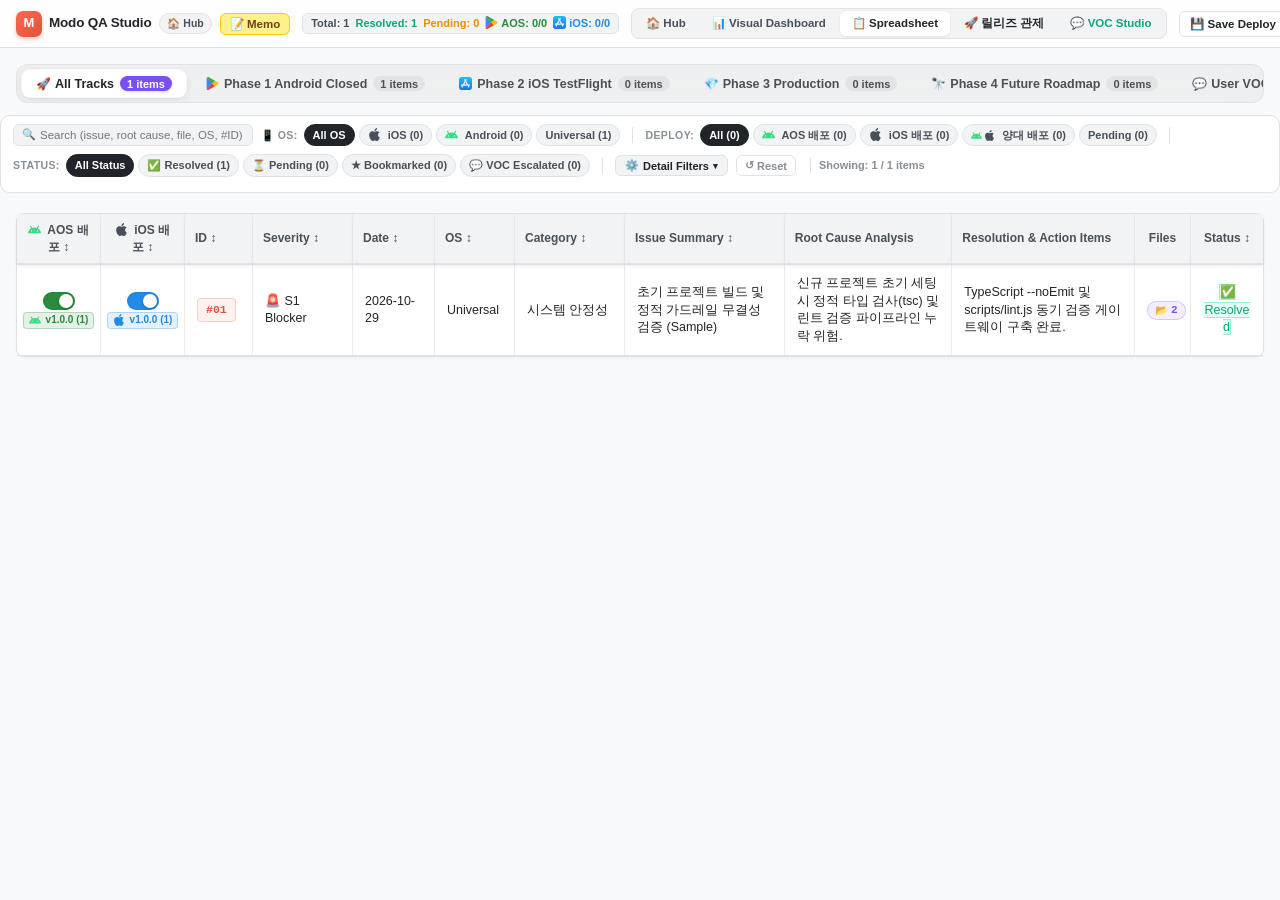
<file: universal-qa-tracker/templates/internal_qa_closed_testing.html>
<!DOCTYPE html>
<html lang="en">
<head>
  <meta charset="UTF-8" />
  <meta name="viewport" content="width=device-width, initial-scale=1.0" />
  <meta http-equiv="refresh" content="0; url=qa_spreadsheet.html" />
  <script>
    window.location.replace('qa_spreadsheet.html' + window.location.search + window.location.hash);
  </script>
  <title>Modo — 내부 테스트 이슈 & 개선 대응 마스터 스프레드시트</title>
  <style>
    :root {
      --bg-primary: #F8F9FA;
      --bg-surface: #FFFFFF;
      --bg-subtle: #F1F3F5;
      --bg-hover: #E9ECEF;
      --text-primary: #212529;
      --text-secondary: #495057;
      --text-muted: #868E96;
      --border: #DEE2E6;
      --border-subtle: #E9ECEF;
      --accent: #E0533C;
      --accent-soft: rgba(224, 83, 60, 0.08);
      --accent-blue: #228BE6;
      --accent-green: #2B8A3E;
      --accent-amber: #E67700;
      --accent-purple: #7950F2;
      --status-resolved-bg: #E6FCF5;
      --status-resolved-text: #0CA678;
      --status-resolved-border: #96F2D7;
      --status-pending-bg: #FFF9DB;
      --status-pending-text: #F08C00;
      --status-pending-border: #FFEC99;
      --font-sans: -apple-system, BlinkMacSystemFont, "Pretendard", "Segoe UI", Roboto, sans-serif;
      --font-mono: "JetBrains Mono", "SFMono-Regular", Consolas, monospace;
    }

    [data-theme="dark"] {
      --bg-primary: #121214;
      --bg-surface: #1A1A1E;
      --bg-subtle: #242429;
      --bg-hover: #2C2C33;
      --text-primary: #ECECF1;
      --text-secondary: #A6A7AB;
      --text-muted: #6C6D71;
      --border: #2E2E35;
      --border-subtle: #252528;
      --accent: #FF684D;
      --accent-soft: rgba(255, 104, 77, 0.15);
      --accent-blue: #339AF0;
      --accent-green: #51CF66;
      --accent-amber: #FCC419;
      --accent-purple: #9775FA;
      --status-resolved-bg: rgba(12, 166, 120, 0.15);
      --status-resolved-text: #38D9A9;
      --status-resolved-border: rgba(12, 166, 120, 0.3);
      --status-pending-bg: rgba(240, 140, 0, 0.15);
      --status-pending-text: #FFD43B;
      --status-pending-border: rgba(240, 140, 0, 0.3);
    }

    * { box-sizing: border-box; margin: 0; padding: 0; -webkit-font-smoothing: antialiased; }
    body {
      background-color: var(--bg-primary);
      color: var(--text-primary);
      font-family: var(--font-sans);
      font-size: 13px;
      line-height: 1.4;
      padding-bottom: 60px;
    }

    /* Apple Global Navigation Bar */
    .apple-global-nav {
      position: sticky;
      top: 0;
      z-index: 1000;
      height: 48px;
      background: rgba(255, 255, 255, 0.82);
      backdrop-filter: blur(20px);
      -webkit-backdrop-filter: blur(20px);
      border-bottom: 1px solid var(--border);
      padding: 0 16px;
      display: flex;
      align-items: center;
      justify-content: space-between;
      gap: 12px;
      transition: background 0.2s ease, border-color 0.2s ease;
    }
    [data-theme="dark"] .apple-global-nav {
      background: rgba(26, 26, 30, 0.82);
    }
    .nav-left {
      display: flex;
      align-items: center;
      gap: 8px;
      flex-shrink: 0;
    }
    .nav-brand-link {
      display: flex;
      align-items: center;
      gap: 7px;
      text-decoration: none;
      color: var(--text-primary);
    }
    .nav-brand-icon {
      width: 26px;
      height: 26px;
      border-radius: 7px;
      background: linear-gradient(135deg, #FF684D, #E0533C);
      color: #FFF;
      display: flex;
      align-items: center;
      justify-content: center;
      font-weight: 900;
      font-size: 13px;
      box-shadow: 0 2px 5px rgba(224, 83, 60, 0.3);
    }
    .nav-brand-title {
      font-size: 13.5px;
      font-weight: 800;
      letter-spacing: -0.2px;
    }
    .nav-hub-badge {
      font-size: 10.5px;
      font-weight: 700;
      padding: 2px 7px;
      border-radius: 999px;
      background: var(--bg-subtle);
      border: 1px solid var(--border);
      color: var(--text-secondary);
      text-decoration: none;
      transition: all 0.15s ease;
      display: inline-flex;
      align-items: center;
      gap: 3px;
    }
    .nav-hub-badge:hover {
      background: var(--bg-hover);
      color: var(--accent-blue);
      border-color: var(--accent-blue);
    }
    .stats-badge-row {
      display: flex;
      align-items: center;
      gap: 6px;
      font-size: 11px;
      font-weight: 600;
      color: var(--text-secondary);
      background: var(--bg-subtle);
      padding: 2px 8px;
      border-radius: 6px;
      border: 1px solid var(--border);
      margin-left: 4px;
    }
    .stat-badge {
      display: inline-flex;
      align-items: center;
      gap: 3px;
    }
    .nav-view-switcher {
      display: flex;
      background: var(--bg-subtle);
      border: 1px solid var(--border);
      border-radius: 8px;
      padding: 2px;
      gap: 2px;
    }
    .nav-view-tab {
      padding: 4px 12px;
      border-radius: 6px;
      font-size: 11.5px;
      font-weight: 600;
      text-decoration: none;
      color: var(--text-secondary);
      transition: all 0.15s ease;
      display: inline-flex;
      align-items: center;
      gap: 4px;
      white-space: nowrap;
    }
    .nav-view-tab:hover {
      color: var(--text-primary);
    }
    .nav-view-tab.active {
      background: var(--bg-surface);
      color: var(--text-primary);
      font-weight: 700;
      box-shadow: 0 1px 3px rgba(0,0,0,0.08);
    }
    .nav-right {
      display: flex;
      align-items: center;
      gap: 6px;
      flex-shrink: 0;
    }
    .nav-btn-action {
      padding: 5px 10px;
      border-radius: 6px;
      border: 1px solid var(--border);
      background: var(--bg-surface);
      color: var(--text-primary);
      font-size: 11.5px;
      font-weight: 600;
      cursor: pointer;
      display: inline-flex;
      align-items: center;
      gap: 4px;
      transition: all 0.15s ease;
    }
    .nav-btn-action:hover {
      background: var(--bg-hover);
    }
    .nav-btn-sync {
      color: var(--accent-green);
      font-weight: 700;
    }
    .nav-btn-icon {
      width: 28px;
      height: 28px;
      border-radius: 6px;
      border: 1px solid var(--border);
      background: var(--bg-surface);
      color: var(--text-primary);
      font-size: 13px;
      cursor: pointer;
      display: inline-flex;
      align-items: center;
      justify-content: center;
      transition: all 0.15s ease;
    }
    .nav-btn-icon:hover {
      background: var(--bg-hover);
    }
    .settings-menu-container {
      position: relative;
    }
    .settings-popover {
      position: absolute;
      top: calc(100% + 8px);
      right: 0;
      width: 240px;
      background: var(--bg-surface);
      border: 1px solid var(--border);
      border-radius: 12px;
      box-shadow: 0 12px 32px rgba(0, 0, 0, 0.15);
      padding: 10px;
      display: none;
      flex-direction: column;
      gap: 6px;
      z-index: 2000;
      animation: popoverFade 0.15s cubic-bezier(0.16, 1, 0.3, 1);
    }
    .settings-popover.open {
      display: flex;
    }
    @keyframes popoverFade {
      from { opacity: 0; transform: translateY(-4px) scale(0.97); }
      to { opacity: 1; transform: translateY(0) scale(1); }
    }
    .popover-section-title {
      font-size: 10px;
      font-weight: 800;
      color: var(--text-muted);
      text-transform: uppercase;
      letter-spacing: 0.5px;
      padding: 2px 4px;
    }
    .popover-row {
      display: flex;
      align-items: center;
      justify-content: space-between;
      font-size: 11.5px;
      color: var(--text-primary);
      padding: 4px;
      border-radius: 6px;
    }
    .popover-btn {
      padding: 3px 8px;
      border-radius: 5px;
      border: 1px solid var(--border);
      background: var(--bg-subtle);
      color: var(--text-primary);
      font-size: 11px;
      font-weight: 600;
      cursor: pointer;
      white-space: nowrap;
      flex-shrink: 0;
    }
    .popover-btn:hover {
      background: var(--bg-hover);
    }
    .popover-divider {
      height: 1px;
      background: var(--border-subtle);
      margin: 2px 0;
    }
    .popover-link-row {
      display: flex;
      align-items: center;
      justify-content: space-between;
      font-size: 11.5px;
      color: var(--text-primary);
      padding: 5px;
      border-radius: 6px;
      text-decoration: none;
      font-weight: 600;
    }
    .popover-link-row:hover {
      background: var(--bg-hover);
    }
    .popover-arrow {
      color: var(--text-muted);
      font-size: 11px;
    }

    /* Main Container */
    .main-wrap {
      max-width: 100%;
      padding: 16px 16px 8px 16px;
    }

    /* Test Unit / Phase Selector Bar (Apple Native Integrated Segmented Control) */
    .track-tabs-bar {
      display: inline-flex;
      align-items: center;
      gap: 4px;
      margin-bottom: 12px;
      padding: 4px;
      background: rgba(0, 0, 0, 0.04);
      border: 1px solid rgba(0, 0, 0, 0.06);
      border-radius: 12px;
      backdrop-filter: blur(16px);
      -webkit-backdrop-filter: blur(16px);
      flex-wrap: nowrap;
      overflow-x: auto;
      -webkit-overflow-scrolling: touch;
      scrollbar-width: none;
      max-width: 100%;
      box-sizing: border-box;
    }
    .track-tabs-bar::-webkit-scrollbar {
      display: none;
    }
    [data-theme="dark"] .track-tabs-bar {
      background: rgba(255, 255, 255, 0.06);
      border-color: rgba(255, 255, 255, 0.08);
    }
    .track-tab-btn {
      flex-shrink: 0;
      display: inline-flex;
      align-items: center;
      gap: 6px;
      background: transparent;
      border: 1px solid transparent;
      border-radius: 9px;
      padding: 6px 14px;
      font-size: 12.5px;
      font-weight: 600;
      color: var(--text-secondary);
      cursor: pointer;
      transition: all 0.2s cubic-bezier(0.16, 1, 0.3, 1);
      white-space: nowrap;
      user-select: none;
      box-shadow: none;
      font-family: inherit;
    }
    .track-tab-btn:hover:not(.active) {
      background: rgba(0, 0, 0, 0.04);
      color: var(--text-primary);
    }
    [data-theme="dark"] .track-tab-btn:hover:not(.active) {
      background: rgba(255, 255, 255, 0.06);
      color: var(--text-primary);
    }
    .track-tab-btn.active {
      background: var(--bg-surface, #ffffff);
      color: var(--text-primary);
      font-weight: 700;
      border-color: rgba(0, 0, 0, 0.04);
      box-shadow: 0 2px 8px rgba(0, 0, 0, 0.08), 0 1px 2px rgba(0, 0, 0, 0.04);
    }
    [data-theme="dark"] .track-tab-btn.active {
      background: rgba(255, 255, 255, 0.16);
      border-color: rgba(255, 255, 255, 0.12);
      color: #ffffff;
      box-shadow: 0 2px 10px rgba(0, 0, 0, 0.35);
    }
    .track-tab-count {
      font-size: 11px;
      font-weight: 700;
      padding: 1.5px 7px;
      border-radius: 999px;
      background: rgba(0, 0, 0, 0.05);
      color: var(--text-secondary);
      transition: all 0.2s ease;
    }
    [data-theme="dark"] .track-tab-count {
      background: rgba(255, 255, 255, 0.08);
      color: var(--text-secondary);
    }
    .track-tab-btn.active .track-tab-count {
      background: var(--active-track-color, var(--ios-blue));
      color: #FFFFFF;
      box-shadow: 0 1px 3px rgba(0, 0, 0, 0.15);
      font-weight: 800;
    }

    /* 2-Row Dense Apple Filter Card */
    .toolbar {
      background: var(--bg-surface);
      border: 1px solid var(--border);
      border-radius: 10px;
      padding: 8px 12px;
      margin-bottom: 8px;
      display: flex;
      flex-direction: column;
      gap: 6px;
      box-shadow: 0 1px 3px rgba(0,0,0,0.02);
    }
    .toolbar-row {
      display: flex;
      align-items: center;
      justify-content: space-between;
      gap: 8px;
      flex-wrap: wrap;
    }
    .filter-group {
      display: flex;
      align-items: center;
      gap: 4px;
      flex-wrap: wrap;
    }
    .filter-label {
      font-size: 10.5px;
      font-weight: 800;
      color: var(--text-muted);
      text-transform: uppercase;
      letter-spacing: 0.4px;
      margin-right: 2px;
    }
    .filter-tag {
      background: var(--bg-subtle);
      border: 1px solid var(--border);
      color: var(--text-secondary);
      padding: 2.5px 8px;
      border-radius: 999px;
      font-size: 11px;
      font-weight: 600;
      cursor: pointer;
      user-select: none;
      transition: all 0.12s ease;
      white-space: nowrap;
    }
    .filter-tag:hover {
      background: var(--bg-hover);
      color: var(--text-primary);
    }
    .filter-tag.active {
      background: var(--text-primary);
      color: var(--bg-surface);
      border-color: var(--text-primary);
      font-weight: 700;
    }
    .date-select {
      background: var(--bg-subtle);
      border: 1px solid var(--border);
      color: var(--text-primary);
      padding: 3px 8px;
      border-radius: 6px;
      font-size: 11px;
      font-weight: 600;
      outline: none;
      cursor: pointer;
    }
    .search-wrap {
      position: relative;
      display: flex;
      align-items: center;
    }
    .search-icon {
      position: absolute;
      left: 9px;
      font-size: 11px;
      color: var(--text-muted);
      pointer-events: none;
    }
    .search-input {
      background: var(--bg-subtle);
      border: 1px solid var(--border);
      color: var(--text-primary);
      padding: 4px 10px 4px 26px;
      border-radius: 6px;
      font-size: 11.5px;
      min-width: 240px;
      outline: none;
      transition: border-color 0.15s ease;
    }
    .search-input:focus {
      border-color: var(--accent-blue);
      background: var(--bg-surface);
    }
    .filter-divider {
      width: 1px;
      height: 16px;
      background: var(--border);
      margin: 0 4px;
      flex-shrink: 0;
    }

    /* High-Density Spreadsheet Table */
    .sheet-wrapper {
      background: var(--bg-surface);
      border: 1px solid var(--border);
      border-radius: 8px;
      overflow-x: auto;
      box-shadow: 0 1px 3px rgba(0,0,0,0.02);
      overflow-anchor: none;
    }
    .sheet-table {
      width: 100%;
      table-layout: fixed;
      border-collapse: separate;
      border-spacing: 0;
      text-align: left;
      font-size: 12.5px;
      overflow-anchor: none;
    }
    .sheet-table th {
      background: var(--bg-subtle);
      color: var(--text-muted);
      font-weight: 700;
      font-size: 11px;
      text-transform: uppercase;
      letter-spacing: 0.5px;
      padding: 8px 10px;
      border-bottom: 1px solid var(--border);
      border-right: 1px solid var(--border-subtle);
      white-space: nowrap;
      user-select: none;
      cursor: pointer;
    }
    .sheet-table th:last-child { border-right: none; }
    .sheet-table th:hover { color: var(--text-primary); background: var(--bg-hover); }

    .main-row {
      cursor: pointer;
    }
    .sheet-table td {
      padding: 10px 12px;
      border-bottom: 1px solid var(--border);
      border-right: 1px solid var(--border-subtle);
      vertical-align: middle;
      line-height: 1.45;
      overflow-wrap: break-word;
      word-break: break-word;
    }
    .sheet-table td:last-child { border-right: none; }
    .sheet-table tbody tr:nth-child(even) td {
      background-color: var(--bg-primary);
    }
    .sheet-table tbody tr:hover td {
      background-color: var(--bg-hover) !important;
    }
    .main-row.expanded td {
      background-color: var(--bg-subtle) !important;
    }

    .id-tag {
      font-family: var(--font-mono);
      font-weight: 800;
      color: var(--accent);
      font-size: 11.5px;
      background: var(--accent-soft);
      border: 1px solid rgba(224, 83, 60, 0.2);
      padding: 3px 8px;
      border-radius: 4px;
      cursor: pointer;
      user-select: none;
      display: inline-block;
      white-space: nowrap;
      transition: all 0.15s ease;
    }
    .id-tag:hover {
      background: #F59E0B;
      color: #FFF;
      border-color: #D97706;
      transform: scale(1.08);
      box-shadow: 0 2px 5px rgba(245, 158, 11, 0.35);
    }

    .main-row.highlighted td {
      background: rgba(245, 158, 11, 0.14) !important;
      border-bottom-color: rgba(245, 158, 11, 0.3) !important;
    }
    .main-row.highlighted:hover td {
      background: rgba(245, 158, 11, 0.24) !important;
    }
    .main-row.highlighted .id-tag {
      background: #F59E0B !important;
      color: #FFF !important;
      border-color: #D97706 !important;
      box-shadow: 0 0 6px rgba(245, 158, 11, 0.5);
    }

    .date-tag {
      font-family: var(--font-mono);
      font-size: 11px;
      color: var(--text-secondary);
      white-space: nowrap;
    }
    .cat-tag {
      font-size: 11px;
      font-weight: 600;
      padding: 2px 7px;
      border-radius: 4px;
      white-space: nowrap;
      display: inline-block;
      max-width: 100%;
      overflow: hidden;
      text-overflow: ellipsis;
      vertical-align: middle;
      box-sizing: border-box;
    }
    /* ISO/IEC 25010 Standard 8 Quality Domains */
    .cat-reliability { background: rgba(224, 49, 49, 0.12); color: #E03131; border: 1px solid rgba(224, 49, 49, 0.28); }
    .cat-core { background: rgba(25, 113, 194, 0.12); color: #1971C2; border: 1px solid rgba(25, 113, 194, 0.28); }
    .cat-ui { background: rgba(132, 94, 247, 0.12); color: #845EF7; border: 1px solid rgba(132, 94, 247, 0.28); }
    .cat-perf { background: rgba(12, 166, 120, 0.12); color: #0CA678; border: 1px solid rgba(12, 166, 120, 0.28); }
    .cat-media { background: rgba(247, 103, 7, 0.12); color: #F76707; border: 1px solid rgba(247, 103, 7, 0.28); }
    .cat-monetization { background: rgba(245, 159, 0, 0.12); color: #F59F00; border: 1px solid rgba(245, 159, 0, 0.28); }
    .cat-auth, .cat-security { background: rgba(59, 91, 219, 0.12); color: #3B5BDB; border: 1px solid rgba(59, 91, 219, 0.28); }
    .cat-db, .cat-data { background: rgba(43, 138, 62, 0.12); color: #2B8A3E; border: 1px solid rgba(43, 138, 62, 0.28); }
    /* Legacy fallback aliases */
    .cat-ui_ux, .cat-design, .cat-ux, .cat-theme, .cat-widget, .cat-modal { background: rgba(132, 94, 247, 0.12); color: #845EF7; border: 1px solid rgba(132, 94, 247, 0.28); }
    .cat-bug, .cat-crash, .cat-stability, .cat-BUG { background: rgba(224, 49, 49, 0.12); color: #E03131; border: 1px solid rgba(224, 49, 49, 0.28); }
    .cat-logic, .cat-feature, .cat-func, .cat-editor, .cat-FEATURE { background: rgba(25, 113, 194, 0.12); color: #1971C2; border: 1px solid rgba(25, 113, 194, 0.28); }
    .cat-performance, .cat-navigation, .cat-architecture, .cat-arch, .cat-refactor, .cat-enhancement { background: rgba(12, 166, 120, 0.12); color: #0CA678; border: 1px solid rgba(12, 166, 120, 0.28); }

    /* IEEE 1044 / ISTQB Severity Badges */
    .sev-badge {
      display: inline-flex;
      align-items: center;
      gap: 3px;
      padding: 2px 7px;
      border-radius: 4px;
      font-size: 11px;
      font-weight: 700;
      white-space: nowrap;
      font-family: var(--font-sans);
    }
    .sev-badge.sev-S1 {
      background: rgba(224, 83, 60, 0.14);
      color: #E0533C;
      border: 1px solid rgba(224, 83, 60, 0.3);
    }
    .sev-badge.sev-S2 {
      background: rgba(247, 103, 7, 0.14);
      color: #f76707;
      border: 1px solid rgba(247, 103, 7, 0.3);
    }
    .sev-badge.sev-S3 {
      background: rgba(250, 176, 5, 0.16);
      color: #e67700;
      border: 1px solid rgba(250, 176, 5, 0.3);
    }
    .sev-badge.sev-S4 {
      background: rgba(47, 158, 68, 0.14);
      color: #2f9e44;
      border: 1px solid rgba(47, 158, 68, 0.3);
    }
    .sev-badge.sev-S5 {
      background: rgba(134, 142, 150, 0.14);
      color: #868e96;
      border: 1px solid rgba(134, 142, 150, 0.3);
    }

    .plat-tag {
      font-size: 11px;
      font-weight: 700;
      padding: 2px 7px;
      border-radius: 4px;
      white-space: nowrap;
      display: inline-flex;
      align-items: center;
      gap: 3px;
    }
    .plat-ios {
      background: rgba(0, 122, 255, 0.1);
      color: #007AFF;
      border: 1px solid rgba(0, 122, 255, 0.25);
    }
    .plat-android {
      background: rgba(43, 138, 62, 0.12);
      color: #2B8A3E;
      border: 1px solid rgba(43, 138, 62, 0.28);
    }
    .plat-all {
      background: var(--bg-subtle);
      color: var(--text-secondary);
      border: 1px solid var(--border);
    }

    .issue-name {
      font-weight: 700;
      color: var(--text-primary);
    }
    .title-clamp {
      display: -webkit-box;
      -webkit-line-clamp: 2;
      -webkit-box-orient: vertical;
      overflow: hidden;
      text-overflow: ellipsis;
      line-height: 1.4;
      max-height: 36px;
    }
    .files-cell-box {
      max-height: 46px;
      overflow-y: auto;
      display: flex;
      flex-wrap: wrap;
      gap: 3px;
      align-content: flex-start;
    }
    .files-cell-box::-webkit-scrollbar {
      width: 3px;
    }
    .files-cell-box::-webkit-scrollbar-thumb {
      background: var(--border);
      border-radius: 3px;
    }
    .file-tag {
      font-family: var(--font-mono);
      font-size: 10.5px;
      background: var(--bg-subtle);
      border: 1px solid var(--border);
      padding: 1px 5px;
      border-radius: 3px;
      color: var(--text-secondary);
      display: inline-block;
      white-space: nowrap;
      word-break: keep-all;
    }

    .status-tag {
      font-size: 11px;
      font-weight: 700;
      padding: 2px 8px;
      border-radius: 3px;
      white-space: nowrap;
      display: inline-block;
    }
    .status-resolved {
      background: var(--status-resolved-bg);
      color: var(--status-resolved-text);
      border: 1px solid var(--status-resolved-border);
    }
    .status-pending {
      background: var(--status-pending-bg);
      color: var(--status-pending-text);
      border: 1px solid var(--status-pending-border);
    }

    .cell-clamp {
      display: -webkit-box;
      -webkit-line-clamp: 2;
      -webkit-box-orient: vertical;
      overflow: hidden;
      text-overflow: ellipsis;
      line-height: 1.45;
      max-height: 40px;
    }

    /* High-Performance Fixed Bottom Inspection Panel (Zero-Reflow) */
    body.inspector-active {
      padding-bottom: 330px;
    }
    .main-row.selected-row td {
      background: rgba(34, 139, 230, 0.14) !important;
      border-bottom-color: var(--accent-blue) !important;
    }
    .qa-inspector-drawer {
      position: fixed;
      bottom: 0;
      left: 0;
      right: 0;
      z-index: 250;
      background: var(--bg-surface);
      border-top: 2px solid var(--accent-blue);
      box-shadow: 0 -8px 24px rgba(0, 0, 0, 0.12);
      display: none;
      flex-direction: column;
      height: 310px;
      max-height: 85vh;
      animation: slideUp 0.15s cubic-bezier(0.16, 1, 0.3, 1);
    }
    .qa-inspector-drawer.open {
      display: flex;
    }
    .inspector-resizer {
      width: 100%;
      height: 10px;
      cursor: ns-resize;
      display: flex;
      align-items: center;
      justify-content: center;
      background: var(--bg-subtle);
      border-bottom: 1px solid var(--border-subtle);
      user-select: none;
      touch-action: none;
      flex-shrink: 0;
      transition: background 0.15s ease;
    }
    .inspector-resizer:hover, .inspector-resizer.is-dragging {
      background: rgba(34, 139, 230, 0.18);
    }
    .inspector-resizer-bar {
      width: 42px;
      height: 4px;
      border-radius: 999px;
      background: var(--border);
      transition: background 0.15s ease, width 0.15s ease;
    }
    .inspector-resizer:hover .inspector-resizer-bar, .inspector-resizer.is-dragging .inspector-resizer-bar {
      background: var(--accent-blue);
      width: 56px;
    }
    @keyframes slideUp {
      from { transform: translateY(100%); }
      to { transform: translateY(0); }
    }
    .inspector-header {
      display: flex;
      justify-content: space-between;
      align-items: center;
      padding: 7px 16px;
      background: var(--bg-subtle);
      border-bottom: 1px solid var(--border);
      gap: 12px;
      flex-shrink: 0;
    }
    .inspector-header-left {
      display: flex;
      align-items: center;
      gap: 8px;
      overflow: hidden;
      flex: 1;
    }
    .inspector-badge-id {
      font-family: var(--font-mono);
      font-weight: 800;
      color: var(--accent);
      background: var(--accent-soft);
      border: 1px solid rgba(224, 83, 60, 0.25);
      padding: 1px 6px;
      border-radius: 4px;
      font-size: 11.5px;
      flex-shrink: 0;
    }
    .inspector-date {
      font-family: var(--font-mono);
      font-size: 11px;
      color: var(--text-muted);
      flex-shrink: 0;
    }
    .inspector-title {
      font-size: 13px;
      font-weight: 700;
      color: var(--text-primary);
      white-space: nowrap;
      overflow: hidden;
      text-overflow: ellipsis;
    }
    .inspector-header-right {
      display: flex;
      align-items: center;
      gap: 5px;
      flex-shrink: 0;
    }
    .btn-inspector-nav, .btn-inspector-close {
      background: var(--bg-surface);
      border: 1px solid var(--border);
      border-radius: 4px;
      width: 26px;
      height: 24px;
      display: inline-flex;
      align-items: center;
      justify-content: center;
      font-size: 11px;
      cursor: pointer;
      color: var(--text-secondary);
      transition: all 0.1s;
    }
    .btn-inspector-nav:hover, .btn-inspector-close:hover {
      background: var(--bg-hover);
      color: var(--text-primary);
    }
    .btn-inspector-close {
      font-weight: 700;
      color: var(--text-muted);
      margin-left: 4px;
    }
    .btn-inspector-close:hover {
      background: rgba(224, 83, 60, 0.15);
      color: #E0533C;
      border-color: #E0533C;
    }
    .inspector-body {
      padding: 12px 18px;
      display: grid;
      grid-template-columns: 1fr 1fr;
      gap: 18px;
      flex: 1;
      overflow-y: auto;
    }
    .inspector-body::-webkit-scrollbar {
      width: 5px;
    }
    .inspector-body::-webkit-scrollbar-thumb {
      background: var(--border);
      border-radius: 4px;
    }
    .inspector-sec-title {
      font-size: 11px;
      font-weight: 800;
      color: var(--text-muted);
      text-transform: uppercase;
      letter-spacing: 0.5px;
      margin-bottom: 5px;
    }
    .inspector-sec-text {
      font-size: 12px;
      color: var(--text-secondary);
      line-height: 1.5;
    }
    .inspector-sec-text div {
      margin-bottom: 3px;
    }
    .inspector-files-wrap {
      display: flex;
      flex-wrap: wrap;
      gap: 4px;
      margin-top: 4px;
    }
    .no-match {
      display: none;
      text-align: center;
      padding: 30px;
      color: var(--text-muted);
      font-size: 13px;
    }

    /* Severity Guide Modal (IEEE 1044 / ISTQB) */
    .guide-modal-overlay {
      position: fixed;
      inset: 0;
      z-index: 9999;
      background: rgba(0, 0, 0, 0.55);
      backdrop-filter: blur(4px);
      -webkit-backdrop-filter: blur(4px);
      display: flex;
      align-items: center;
      justify-content: center;
      opacity: 0;
      visibility: hidden;
      transition: opacity 0.2s ease, visibility 0.2s ease;
      padding: 16px;
    }
    .guide-modal-overlay.active {
      opacity: 1;
      visibility: visible;
    }
    .guide-modal-card {
      background: var(--bg-surface);
      border: 1px solid var(--border);
      border-radius: 12px;
      width: 100%;
      max-width: 680px;
      max-height: 90vh;
      display: flex;
      flex-direction: column;
      box-shadow: 0 20px 40px rgba(0, 0, 0, 0.25);
      transform: scale(0.96) translateY(8px);
      transition: transform 0.2s cubic-bezier(0.16, 1, 0.3, 1);
      overflow: hidden;
    }
    .guide-modal-overlay.active .guide-modal-card {
      transform: scale(1) translateY(0);
    }
    .guide-modal-header {
      display: flex;
      align-items: flex-start;
      justify-content: space-between;
      padding: 14px 18px 12px;
      border-bottom: 1px solid var(--border);
      background: var(--bg-subtle);
    }
    .guide-modal-title-wrap {
      display: flex;
      flex-direction: column;
      gap: 3px;
    }
    .guide-modal-title {
      font-size: 15px;
      font-weight: 800;
      color: var(--text-primary);
      display: flex;
      align-items: center;
      gap: 8px;
    }
    .guide-modal-subtitle {
      font-size: 12px;
      color: var(--text-secondary);
      line-height: 1.35;
    }
    .guide-modal-close-btn {
      background: transparent;
      border: none;
      color: var(--text-muted);
      font-size: 16px;
      width: 28px;
      height: 28px;
      border-radius: 6px;
      cursor: pointer;
      display: flex;
      align-items: center;
      justify-content: center;
      transition: all 0.15s ease;
      flex-shrink: 0;
    }
    .guide-modal-close-btn:hover {
      background: var(--bg-hover);
      color: var(--text-primary);
    }
    .guide-modal-body {
      padding: 14px 18px;
      overflow-y: auto;
      display: flex;
      flex-direction: column;
      gap: 10px;
      scrollbar-width: thin;
    }
    .guide-modal-body::-webkit-scrollbar {
      width: 5px;
    }
    .guide-modal-body::-webkit-scrollbar-thumb {
      background: var(--border);
      border-radius: 4px;
    }
    .guide-modal-row {
      display: flex;
      align-items: flex-start;
      gap: 12px;
      padding: 10px 12px;
      border-radius: 8px;
      background: var(--bg-primary);
      border: 1px solid var(--border-subtle);
      transition: border-color 0.15s ease, background 0.15s ease;
    }
    .guide-modal-row:hover {
      border-color: var(--border);
      background: var(--bg-subtle);
    }
    .guide-badge-col {
      display: flex;
      flex-direction: column;
      gap: 4px;
      min-width: 105px;
      flex-shrink: 0;
    }
    .guide-badge-col .sev-badge {
      font-size: 11px;
      padding: 3px 8px;
      font-weight: 700;
      text-align: center;
      display: inline-block;
      width: fit-content;
    }
    .guide-sla-tag {
      font-size: 10px;
      font-weight: 600;
      color: var(--text-muted);
      letter-spacing: 0.2px;
    }
    .guide-text-col {
      flex: 1;
      min-width: 0;
    }
    .guide-text-title {
      font-size: 12.5px;
      font-weight: 700;
      color: var(--text-primary);
      margin-bottom: 3px;
    }
    .guide-text-desc {
      font-size: 11.5px;
      color: var(--text-secondary);
      line-height: 1.45;
      word-break: keep-all;
    }
    .guide-modal-footer {
      display: flex;
      align-items: center;
      justify-content: space-between;
      padding: 10px 18px;
      border-top: 1px solid var(--border);
      background: var(--bg-subtle);
      gap: 12px;
    }
    .guide-footer-tip {
      font-size: 11.5px;
      color: var(--text-muted);
      line-height: 1.35;
      flex: 1;
    }
    .guide-btn-gotit {
      padding: 6px 14px;
      border-radius: 6px;
      font-size: 12px;
      font-weight: 700;
      background: var(--accent);
      color: #fff;
      border: none;
      cursor: pointer;
      flex-shrink: 0;
      transition: opacity 0.15s ease;
    }
    .guide-btn-gotit:hover {
      opacity: 0.9;
    }
  </style>

  <!-- Modular Datasets & QA Manifest -->
  <script src="data/phase1_closed_testing.js?v=2.5"></script>
  <script src="data/phase2_open_beta.js?v=2.5"></script>
  <script src="data/phase3_v1_1_backlog.js?v=2.7"></script>
  <script src="data/phase4_future_roadmap.js?v=1.0"></script>
  <script src="data/feedback_manifest.js?v=2.7"></script>
  <script src="data/qa_manifest.js?v=2.7"></script>
  <script src="data/qa_config.js?v=2.7"></script>
  <script src="js/qa_i18n.js?v=2.5"></script>
  <script src="js/qa_engine.js?v=2.8"></script>
  <script src="js/qa_memo.js?v=1.1"></script>
</head>
<body>

  <!-- Apple Global Navigation Header -->
  <header class="apple-global-nav">
    <div class="nav-left">
      <a href="index.html" class="nav-brand-link" title="Modo QA Hub">
        <div class="nav-brand-icon">M</div>
        <span class="nav-brand-title">Modo QA Studio</span>
      </a>
      <a href="index.html" class="nav-hub-badge">🏠 Hub</a>
      <button type="button" class="nav-memo-btn" onclick="window.QA_MEMO ? window.QA_MEMO.toggle() : null" title="임시 메모장 / Scratchpad"><span data-i18n="navMemo">📝 메모</span></button>
      <div class="stats-badge-row">
        <span class="stat-badge"><span data-i18n="statTotal">Total: </span><b id="statTotal">354</b></span>
        <span class="stat-badge" style="color: var(--status-resolved-text);"><span data-i18n="statResolved">Resolved: </span><b id="statResolved">354</b></span>
        <span class="stat-badge" style="color: var(--status-pending-text);"><span data-i18n="statPending">Pending: </span><b id="statPending">0</b></span>
      </div>
    </div>

    <!-- Apple Segmented Navigation Switcher -->
    <nav class="nav-view-switcher">
      <a href="index.html" class="nav-view-tab">🏠 Hub</a>
      <a href="qa_analytics_dashboard.html" class="nav-view-tab" data-i18n="dashboardView">📊 비주얼 대시보드</a>
      <a href="internal_qa_closed_testing.html" class="nav-view-tab active" data-i18n="spreadsheetView">📋 스프레드시트</a>
      <a href="voc_dashboard.html" class="nav-view-tab" style="color:#0CA678;">💬 VOC Studio</a>
    </nav>

    <div class="nav-right">
      <button class="nav-btn-action nav-btn-sync" id="btnSyncGoogleSheet" onclick="window.MODO_QA ? window.MODO_QA.openSyncModal() : null" title="Sync with Google Sheets">🔄 <span data-i18n="btnSyncSheet">시트 동기화</span></button>
      <button class="nav-btn-action" onclick="window.MODO_QA.toggleSeverityGuideModal(true)" id="btnHelpGuide" data-i18n="helpGuideBtn" title="도움말 &amp; 결함 표준 가이드">❓ 도움말</button>
      
      <!-- Settings Dropdown Container -->
      <div class="settings-menu-container">
        <button class="nav-btn-icon" id="btnSettingsMenu" onclick="window.toggleSettingsPopover()" title="설정 및 도구">⚙️</button>
        
        <!-- Apple Frosted Settings Popover Card -->
        <div class="settings-popover" id="settingsPopover">
          <div class="popover-section-title">외관 &amp; 언어</div>
          <div class="popover-row">
            <span>테마 전환</span>
            <button class="popover-btn" onclick="window.MODO_QA.toggleTheme()" data-i18n="themeToggle">🌓 테마 토글</button>
          </div>
          <div class="popover-row">
            <span>표시 언어</span>
            <button class="popover-btn qa-lang-btn" onclick="window.QA_I18N.toggleLang()">🌐 EN/KO</button>
          </div>

          <div class="popover-divider"></div>
          <div class="popover-section-title">데이터 &amp; 이슈 등록</div>
          <div class="popover-row">
            <span>구글 스프레드시트</span>
            <button class="popover-btn" onclick="openGoogleSheet()">📊 열기 ↗</button>
          </div>
          <div class="popover-row">
            <span>CSV 내보내기</span>
            <button class="popover-btn" onclick="window.MODO_QA.exportCSV ? window.MODO_QA.exportCSV() : null">📥 CSV</button>
          </div>
          <div class="popover-row">
            <span>새 이슈 등록</span>
            <button class="popover-btn" onclick="window.UNIVERSAL_QA && window.UNIVERSAL_QA.ENGINE ? window.UNIVERSAL_QA.ENGINE.openNewIssueModal() : null">➕ 새 이슈</button>
          </div>

          <div class="popover-divider"></div>
          <div class="popover-section-title">문서 &amp; 가이드</div>
          <a href="google_sheets_voc_setup_guide.html" class="popover-link-row">
            <span>📖 구글 시트 연동 가이드</span>
            <span class="popover-arrow">↗</span>
          </a>
        </div>
      </div>

      <!-- Official Website Direct Link Button -->
      <button class="nav-btn-icon" id="btnOfficialWeb" onclick="window.openOfficialWebsite()" data-i18n-title="officialWebBtnTitle" title="공식 웹사이트 바로가기 / Official Website" aria-label="Official Website">🌐</button>
    </div>
  </header>

  <main class="main-wrap">
    <!-- Test Unit / Phase Selector Bar -->
    <div class="track-tabs-bar" id="trackTabsBar"></div>

    <!-- 2-Row Dense Apple Filter Card Container -->
    <div class="toolbar">
      <!-- Line 1: Search, Date, Status, Platform, and Item Count -->
      <div class="toolbar-row">
        <div style="display: flex; gap: 8px; align-items: center; flex-wrap: wrap;">
          <!-- Search Box with Icon -->
          <div class="search-wrap">
            <span class="search-icon">🔍</span>
            <input type="text" class="search-input" id="searchInput" placeholder="Search (issue, root cause, file, OS, #ID)..." data-i18n-placeholder="searchPlaceholder" />
          </div>

          <!-- Date Filter Dropdown -->
          <div class="filter-group">
            <span class="filter-label" data-i18n="filterDateLabel">📅 Date:</span>
            <select class="date-select" id="dateFilterSelect"></select>
          </div>

          <div class="filter-divider"></div>

          <!-- Status Filters -->
          <div class="filter-group" id="statusFilters">
            <span class="filter-label" data-i18n="filterStatusLabel">Status:</span>
            <span class="filter-tag active" data-status="all" data-i18n="statusAll">All Status</span>
            <span class="filter-tag" data-status="resolved" data-i18n="statusResolved">✅ Resolved</span>
            <span class="filter-tag" data-status="pending" data-i18n="statusPending">⏳ Pending</span>
            <span class="filter-tag" data-status="highlighted" data-i18n="statusHighlighted">★ Bookmarked</span>
          </div>

          <div class="filter-divider"></div>

          <!-- Platform (OS) Filters -->
          <div class="filter-group" id="platformFilters">
            <span class="filter-label" data-i18n="filterPlatformLabel">📱 OS:</span>
            <span class="filter-tag active" data-platform="all" data-i18n="platformAll">All OS</span>
            <span class="filter-tag" data-platform="ios" data-label-base="🍎 iOS">🍎 iOS</span>
            <span class="filter-tag" data-platform="android" data-label-base="🤖 Android">🤖 Android</span>
            <span class="filter-tag" data-platform="all_common" data-label-base="🌐 Universal">🌐 Universal</span>
          </div>
        </div>

        <div style="font-size: 11px; font-weight: 700; color: var(--text-muted);" id="tableCountLabel">
          Showing: 336 / 336 items
        </div>
      </div>

      <!-- Line 2: Severity & Quality Category Dimensions -->
      <div class="toolbar-row" style="border-top: 1px solid var(--border-subtle); padding-top: 5px;">
        <div style="display: flex; gap: 8px; align-items: center; flex-wrap: wrap;">
          <!-- Severity Filters (IEEE 1044 / ISTQB) -->
          <div class="filter-group" id="severityFilters">
            <span class="filter-label" data-i18n="filterSeverityLabel">Severity:</span>
            <span class="filter-tag active" data-sev="all" data-i18n="sevAll">All Severity</span>
            <span class="filter-tag" data-sev="S1" data-label-base="🚨 S1 Blocker">🚨 S1 Blocker</span>
            <span class="filter-tag" data-sev="S2" data-label-base="🔥 S2 Critical">🔥 S2 Critical</span>
            <span class="filter-tag" data-sev="S3" data-label-base="⚡ S3 Major">⚡ S3 Major</span>
            <span class="filter-tag" data-sev="S4" data-label-base="🌱 S4 Minor">🌱 S4 Minor</span>
            <span class="filter-tag" data-sev="S5" data-label-base="☕ S5 Trivial">☕ S5 Trivial</span>
          </div>

          <div class="filter-divider"></div>

          <!-- Category Filters (ISO/IEC 25010 8 Domains) -->
          <div class="filter-group" id="categoryFilters">
            <span class="filter-label" data-i18n="filterCategoryLabel">Category:</span>
            <span class="filter-tag active" data-cat="all" data-i18n="catAll">All Categories</span>
            <span class="filter-tag" data-cat="reliability" data-label-base="🛡️ Reliability">🛡️ Reliability</span>
            <span class="filter-tag" data-cat="core" data-label-base="⚡ Core">⚡ Core</span>
            <span class="filter-tag" data-cat="ui" data-label-base="🎨 UI/UX">🎨 UI/UX</span>
            <span class="filter-tag" data-cat="perf" data-label-base="🚀 Perf">🚀 Perf</span>
            <span class="filter-tag" data-cat="media" data-label-base="🎙️ Media">🎙️ Media</span>
            <span class="filter-tag" data-cat="monetization" data-label-base="💰 Monetization">💰 Monetization</span>
            <span class="filter-tag" data-cat="auth" data-label-base="🔒 Auth/Security">🔒 Auth/Security</span>
            <span class="filter-tag" data-cat="db" data-label-base="💾 Database">💾 Database</span>
          </div>
        </div>
      </div>
    </div>

    <!-- High-Density Spreadsheet Table -->
    <div class="sheet-wrapper">
      <table class="sheet-table" id="qaTable">
        <thead>
          <tr>
            <th style="width: 70px;" onclick="window.MODO_QA.sortTable('id')" data-i18n="thId">ID ↕</th>
            <th style="width: 105px;" onclick="window.MODO_QA.sortTable('severity')" data-i18n="thSeverity">Severity ↕</th>
            <th style="width: 85px;" onclick="window.MODO_QA.sortTable('date')" data-i18n="thDate">Date ↕</th>
            <th style="width: 85px;" onclick="window.MODO_QA.sortTable('platform')" data-i18n="thPlatform">OS ↕</th>
            <th style="width: 115px;" onclick="window.MODO_QA.sortTable('category')" data-i18n="thCategory">Category ↕</th>
            <th style="width: 22%;" onclick="window.MODO_QA.sortTable('title')" data-i18n="thTitle">Issue Summary ↕</th>
            <th style="width: 23%;" data-i18n="thCause">Root Cause Analysis</th>
            <th style="width: 25%;" data-i18n="thSolution">Resolution & Action Items</th>
            <th style="width: 125px;" data-i18n="thFiles">Target Files</th>
            <th style="width: 75px; text-align: center;" onclick="window.MODO_QA.sortTable('status')" data-i18n="thStatus">Status ↕</th>
          </tr>
        </thead>
        <tbody id="qaTableBody"></tbody>
      </table>
      <div class="no-match" id="noMatchBox" data-i18n="noMatch">🔍 No issues found matching the search and filter criteria.</div>
    </div>
  </main>

  <!-- Fixed Bottom Inspection Panel (Zero-Reflow High Performance Drawer) -->
  <aside class="qa-inspector-drawer" id="qaInspectorDrawer" aria-label="Issue Detail Inspector">
    <!-- Drag Resizer Handle -->
    <div class="inspector-resizer" id="inspectorResizer" title="↕ Drag up/down to resize height (Double-click to toggle)">
      <div class="inspector-resizer-bar"></div>
    </div>
    <div class="inspector-header">
      <div class="inspector-header-left">
        <span class="inspector-badge-id" id="inspectorId">#00</span>
        <span id="inspectorSeverity"></span>
        <span class="inspector-date" id="inspectorDate">-</span>
        <span id="inspectorPlatform"></span>
        <span id="inspectorCategory"></span>
        <span id="inspectorStatus"></span>
        <span class="inspector-title" id="inspectorTitle"></span>
      </div>
      <div class="inspector-header-right">
        <button class="btn-inspector-nav" id="btnPrevIssue" title="Previous Issue (↑)">▲</button>
        <button class="btn-inspector-nav" id="btnNextIssue" title="Next Issue (↓)">▼</button>
        <button class="btn-inspector-close" id="btnCloseInspector" title="Close (Esc)">✕</button>
      </div>
    </div>
    <div class="inspector-body" id="inspectorQaBody">
      <div class="inspector-col">
        <div class="inspector-sec-title" id="inspectorCauseTitle">🔍 ROOT CAUSE & BACKGROUND</div>
        <div class="inspector-sec-text" id="inspectorCauseText">-</div>
        <div class="inspector-sec-title" style="margin-top: 10px;" id="inspectorFilesTitle">📂 TARGET FILES</div>
        <div class="inspector-files-wrap" id="inspectorFilesWrap">-</div>
      </div>
      <div class="inspector-col">
        <div class="inspector-sec-title" id="inspectorActionTitle">🛠️ RESOLUTION & ACTIONS</div>
        <div class="inspector-sec-text" id="inspectorActionsText">-</div>
      </div>
    </div>

    <!-- VOC Specific Customer Studio Body -->
    <div class="inspector-body" id="inspectorVocBody" style="display: none; padding: 12px 20px; gap: 16px;">
      <div class="inspector-col" style="flex: 1.1;">
        <div class="inspector-sec-title">💬 CUSTOMER ORIGINAL FEEDBACK & CONTEXT</div>
        <div id="vocCustomerContent" style="background: var(--bg-subtle); border-left: 3px solid var(--accent-blue); padding: 10px 14px; border-radius: 0 6px 6px 0; font-size: 13px; color: var(--text-primary); line-height: 1.5; margin: 6px 0;">-</div>
        <div style="display: flex; gap: 6px; flex-wrap: wrap; margin-top: 8px;" id="vocDiagnosticsTags"></div>
      </div>
      <div class="inspector-col" style="flex: 1.3;">
        <div style="display: flex; justify-content: space-between; align-items: center; margin-bottom: 6px;">
          <div class="inspector-sec-title">✍️ SMART CANNED RESPONSE (MACRO)</div>
          <span style="font-size: 11px; color: var(--accent-green); font-weight: 600;">⚡ 기기명·버전 매크로 자동 치환</span>
        </div>
        <select id="vocInspectorTemplateSelect" style="width: 100%; padding: 6px 8px; border-radius: 4px; border: 1px solid var(--border); background: var(--bg-surface); color: var(--text-primary); font-size: 11.5px; outline: none; margin-bottom: 6px; cursor: pointer;" onchange="window.MODO_QA.onVocTemplateSelect(this.value)">
          <option value="">-- 상황에 맞는 빠른 답변 템플릿 선택 --</option>
          <option value="five_star_review">🌟 [별점 5점 고객] 구글 스토어 5성 리뷰 유도 감사장</option>
          <option value="bug_acknowledgement">🐛 [버그 접수] 원인 파악 중 & 빠른 패치 약속</option>
          <option value="feature_planned">🚀 [기능 제안] 개발 로드맵 등록 & 반영 예정 안내</option>
          <option value="update_shipped">✅ [업데이트 완료] 제안/버그 최신 버전 배포 완료 안내</option>
          <option value="need_info">🔍 [정보 요청] 재현 환경 및 스크린샷 추가 문의</option>
        </select>
        <textarea id="vocInspectorReplyText" style="width: 100%; height: 75px; font-size: 12px; border-radius: 6px; border: 1px solid var(--border); padding: 8px; font-family: inherit; resize: vertical; background: var(--bg-surface); color: var(--text-primary); outline: none; line-height: 1.45;" placeholder="템플릿을 선택하거나 답글을 입력하세요..."></textarea>
        <div style="display: flex; justify-content: space-between; align-items: center; margin-top: 6px;">
          <div style="display: flex; gap: 6px;">
            <button onclick="window.MODO_QA.copyVocReply()" style="padding: 4px 10px; font-size: 11.5px; font-weight: 700; border-radius: 4px; border: 1px solid var(--border); background: var(--accent-blue); color: #fff; cursor: pointer;">📋 답변 복사</button>
            <button onclick="window.MODO_QA.convertCurrentFeedbackToQa()" style="padding: 4px 10px; font-size: 11.5px; font-weight: 700; border-radius: 4px; border: 1px solid rgba(121,80,242,0.3); background: rgba(121,80,242,0.12); color: var(--accent-purple); cursor: pointer;">🚀 QA 이슈 승격</button>
          </div>
          <a href="voc_dashboard.html" target="_blank" style="font-size: 11.5px; color: var(--accent-blue); text-decoration: none; font-weight: 600;">전용 VOC 스튜디오 열기 ↗</a>
        </div>
      </div>
    </div>
  </aside>

  <!-- IEEE 1044 Severity Guide Modal Dialog -->
  <div class="guide-modal-overlay" id="severityGuideModal" role="dialog" aria-modal="true" aria-labelledby="guideModalTitle" aria-hidden="true">
    <div class="guide-modal-card">
      <div class="guide-modal-header">
        <div class="guide-modal-title-wrap">
          <h2 class="guide-modal-title" id="guideModalTitle" data-i18n="modalGuideTitle">🚨 IEEE 1044 / ISTQB Software Severity Standards</h2>
          <div class="guide-modal-subtitle" data-i18n="modalGuideSubtitle">Standard criteria for classifying issue criticality and SLA response priority.</div>
        </div>
        <button class="guide-modal-close-btn" onclick="window.MODO_QA.toggleSeverityGuideModal(false)" aria-label="Close" title="Close (Esc)">✕</button>
      </div>
      <div class="guide-modal-body">
        <!-- S1 Blocker -->
        <div class="guide-modal-row">
          <div class="guide-badge-col">
            <span class="sev-badge sev-S1">🚨 S1 Blocker</span>
            <span class="guide-sla-tag" data-i18n="sevGuideS1Badge">Immediate Fix (P0)</span>
          </div>
          <div class="guide-text-col">
            <div class="guide-text-title" data-i18n="sevGuideS1Title">S1 Blocker (Showstopper)</div>
            <div class="guide-text-desc" data-i18n="sevGuideS1Desc">App crash, infinite freezing/deadlock, data loss/corruption, payment failure, or app store review rejection. Critical user journeys are completely blocked with zero workarounds.</div>
          </div>
        </div>

        <!-- S2 Critical -->
        <div class="guide-modal-row">
          <div class="guide-badge-col">
            <span class="sev-badge sev-S2">🔥 S2 Critical</span>
            <span class="guide-sla-tag" data-i18n="sevGuideS2Badge">Urgent Fix (P1)</span>
          </div>
          <div class="guide-text-col">
            <div class="guide-text-title" data-i18n="sevGuideS2Title">S2 Critical (Severe Defect)</div>
            <div class="guide-text-desc" data-i18n="sevGuideS2Desc">Core business logic defect, cloud sync loss, notification/permission failure, or significant feature breakdown without a viable workaround.</div>
          </div>
        </div>

        <!-- S3 Major -->
        <div class="guide-modal-row">
          <div class="guide-badge-col">
            <span class="sev-badge sev-S3">⚡ S3 Major</span>
            <span class="guide-sla-tag" data-i18n="sevGuideS3Badge">Sprint Priority (P2)</span>
          </div>
          <div class="guide-text-col">
            <div class="guide-text-title" data-i18n="sevGuideS3Title">S3 Major (Standard Defect)</div>
            <div class="guide-text-desc" data-i18n="sevGuideS3Desc">General feature bug or edge case error where a reasonable workaround exists. State sync delays or abnormal gesture responses.</div>
          </div>
        </div>

        <!-- S4 Minor -->
        <div class="guide-modal-row">
          <div class="guide-badge-col">
            <span class="sev-badge sev-S4">🌱 S4 Minor</span>
            <span class="guide-sla-tag" data-i18n="sevGuideS4Badge">Polishing (P3)</span>
          </div>
          <div class="guide-text-col">
            <div class="guide-text-title" data-i18n="sevGuideS4Title">S4 Minor (Cosmetic Defect)</div>
            <div class="guide-text-desc" data-i18n="sevGuideS4Desc">UI padding/alignment deviations, dark mode contrast issues, typos, or minor text overflow/clipping without functional impact.</div>
          </div>
        </div>

        <!-- S5 Trivial -->
        <div class="guide-modal-row">
          <div class="guide-badge-col">
            <span class="sev-badge sev-S5">☕ S5 Trivial</span>
            <span class="guide-sla-tag" data-i18n="sevGuideS5Badge">Maintenance (P4)</span>
          </div>
          <div class="guide-text-col">
            <div class="guide-text-title" data-i18n="sevGuideS5Title">S5 Trivial (Refactor / Hygiene)</div>
            <div class="guide-text-desc" data-i18n="sevGuideS5Desc">Code readability refactoring, unused variable cleanup, 400-line modularization, and architectural governance for maintainability.</div>
          </div>
        </div>

        <!-- Section: Keyboard Shortcuts & Tips -->
        <div class="guide-modal-row" style="background:var(--bg-subtle);">
          <div class="guide-badge-col">
            <span class="sev-badge" style="background:rgba(34,139,230,0.14); color:#228BE6;">⌨️ 단축키 안내</span>
            <span class="guide-sla-tag">Productivity</span>
          </div>
          <div class="guide-text-col">
            <div class="guide-text-title">스프레드시트 쾌속 단축키</div>
            <div class="guide-text-desc"><b>J / K</b>: 이전/다음 이슈 행 즉시 이동 | <b>Esc</b>: 인스펙터 패널 및 모달 닫기 | <b>Enter</b>: 선택 행 인스펙터 상세 열기</div>
          </div>
        </div>

        <!-- Section: Google Sheets Sync SOP -->
        <div class="guide-modal-row" style="background:var(--bg-subtle);">
          <div class="guide-badge-col">
            <span class="sev-badge" style="background:rgba(12,166,120,0.14); color:#0CA678;">🔄 시트 양방향 연동</span>
            <span class="guide-sla-tag">Live Sync SOP</span>
          </div>
          <div class="guide-text-col">
            <div class="guide-text-title">구글 스프레드시트 원본 동기화</div>
            <div class="guide-text-desc">상단 [🔄 시트 동기화]를 통해 실시간 웹 앱 URL을 호출하여 구글 시트 원본의 최신 VOC 데이터를 언제든 동기화할 수 있습니다.</div>
          </div>
        </div>
      </div>
      <div class="guide-modal-footer">
        <div class="guide-footer-tip" data-i18n="sevGuideTip">💡 Tip: When registering via CLI (add_issue.py), severity is automatically inferred if --severity is omitted.</div>
        <button class="guide-btn-gotit" onclick="window.MODO_QA.toggleSeverityGuideModal(false)" data-i18n="modalGuideGotIt">Understood</button>
      </div>
    </div>
  </div>

  <!-- Google Sheet Sync Modal -->
  <div id="googleSheetSyncModal" style="display: none; position: fixed; inset: 0; background: rgba(0,0,0,0.65); z-index: 500; align-items: center; justify-content: center; backdrop-filter: blur(4px);">
    <div style="background: var(--bg-surface); border: 1px solid var(--border); border-radius: 12px; width: 92%; max-width: 820px; padding: 22px 24px; box-shadow: 0 16px 40px rgba(0,0,0,0.25);">
      <div style="display: flex; justify-content: space-between; align-items: center; margin-bottom: 14px;">
        <div style="display: flex; align-items: center; gap: 8px;">
          <span style="font-size: 18px;">🔄</span>
          <h3 style="font-size: 16px; font-weight: 700; color: var(--text-primary); margin: 0;">Google Sheets Live Sync (구글 시트 실시간 동기화)</h3>
        </div>
        <button style="border: none; background: none; font-size: 18px; cursor: pointer; color: var(--text-muted); padding: 4px;" onclick="window.MODO_QA ? window.MODO_QA.closeSyncModal() : null">✕</button>
      </div>
      <div style="margin-bottom: 12px;">
        <label style="display:block; font-size:11.5px; font-weight:700; color:var(--text-secondary); margin-bottom:6px;">🔗 Apps Script Web App API 엔드포인트 URL:</label>
        <input type="text" id="syncSheetUrlInput" value="" placeholder="https://script.google.com/macros/s/.../exec (또는 qa_config.js에 설정)" style="width: 100%; padding: 9px 12px; border: 1px solid var(--border); border-radius: 7px; background: var(--bg-primary); color: var(--text-primary); font-size: 12px; font-family: var(--font-mono); outline: none; box-sizing: border-box;" />
      </div>
      <div style="margin-bottom: 14px;">
        <label style="display:block; font-size:11.5px; font-weight:700; color:var(--text-secondary); margin-bottom:6px;">📊 구글 스프레드시트 바로가기 웹 링크 (선택):</label>
        <input type="text" id="syncSpreadsheetViewUrlInput" placeholder="https://docs.google.com/spreadsheets/d/.../edit" style="width: 100%; padding: 9px 12px; border: 1px solid var(--border); border-radius: 7px; background: var(--bg-primary); color: var(--text-primary); font-size: 12px; font-family: var(--font-mono); outline: none; box-sizing: border-box;" />
      </div>
      <div id="syncStatusMsg" style="font-size: 12px; color: var(--text-muted); margin-bottom: 14px; padding: 8px 12px; background: var(--bg-subtle); border-radius: 6px; display: none; line-height: 1.5;"></div>
      <div style="display: flex; justify-content: space-between; align-items: center; gap: 14px; margin-top: 6px; flex-wrap: wrap;">
        <a href="google_sheets_voc_setup_guide.html" target="_blank" style="font-size: 12px; color: var(--accent-blue); text-decoration: none; font-weight: 600; white-space: nowrap; flex-shrink: 0;">📖 연동 및 배포 가이드 보기 ↗</a>
        <div style="display: flex; gap: 8px; align-items: center; flex-wrap: wrap;">
          <button style="padding: 8px 14px; border: 1px solid var(--border); border-radius: 7px; background: var(--bg-subtle); color: var(--text-primary); cursor: pointer; font-size: 12px; font-weight: 600; white-space: nowrap;" onclick="window.MODO_QA ? window.MODO_QA.applyLocalFeedbackData() : null" title="동기화된 feedback_manifest.js 로컬 데이터를 즉시 UI에 반영">⚡ 로컬 데이터 적용</button>
          <button style="padding: 8px 14px; border: 1px solid var(--border); border-radius: 7px; background: var(--bg-subtle); color: var(--text-primary); cursor: pointer; font-size: 12px; font-weight: 600; white-space: nowrap;" onclick="window.MODO_QA ? window.MODO_QA.downloadLocalFeedbackManifest() : null" title="최신 구글 시트 데이터를 feedback_manifest.js 파일로 다운로드">💾 로컬 JS 파일 저장</button>
          <button style="padding: 8px 16px; border: 1px solid var(--border); border-radius: 7px; background: var(--bg-subtle); color: var(--text-primary); cursor: pointer; font-size: 12px; font-weight: 600; white-space: nowrap;" onclick="window.MODO_QA ? window.MODO_QA.closeSyncModal() : null">닫기</button>
          <button id="btnExecuteSync" style="padding: 8px 18px; border: none; border-radius: 7px; background: var(--accent-blue); color: #fff; cursor: pointer; font-size: 12px; font-weight: 700; white-space: nowrap;" onclick="window.MODO_QA ? window.MODO_QA.executeSheetSync() : null">실시간 동기화 실행</button>
        </div>
      </div>
    </div>
  </div>

</body>
</html>
</file>
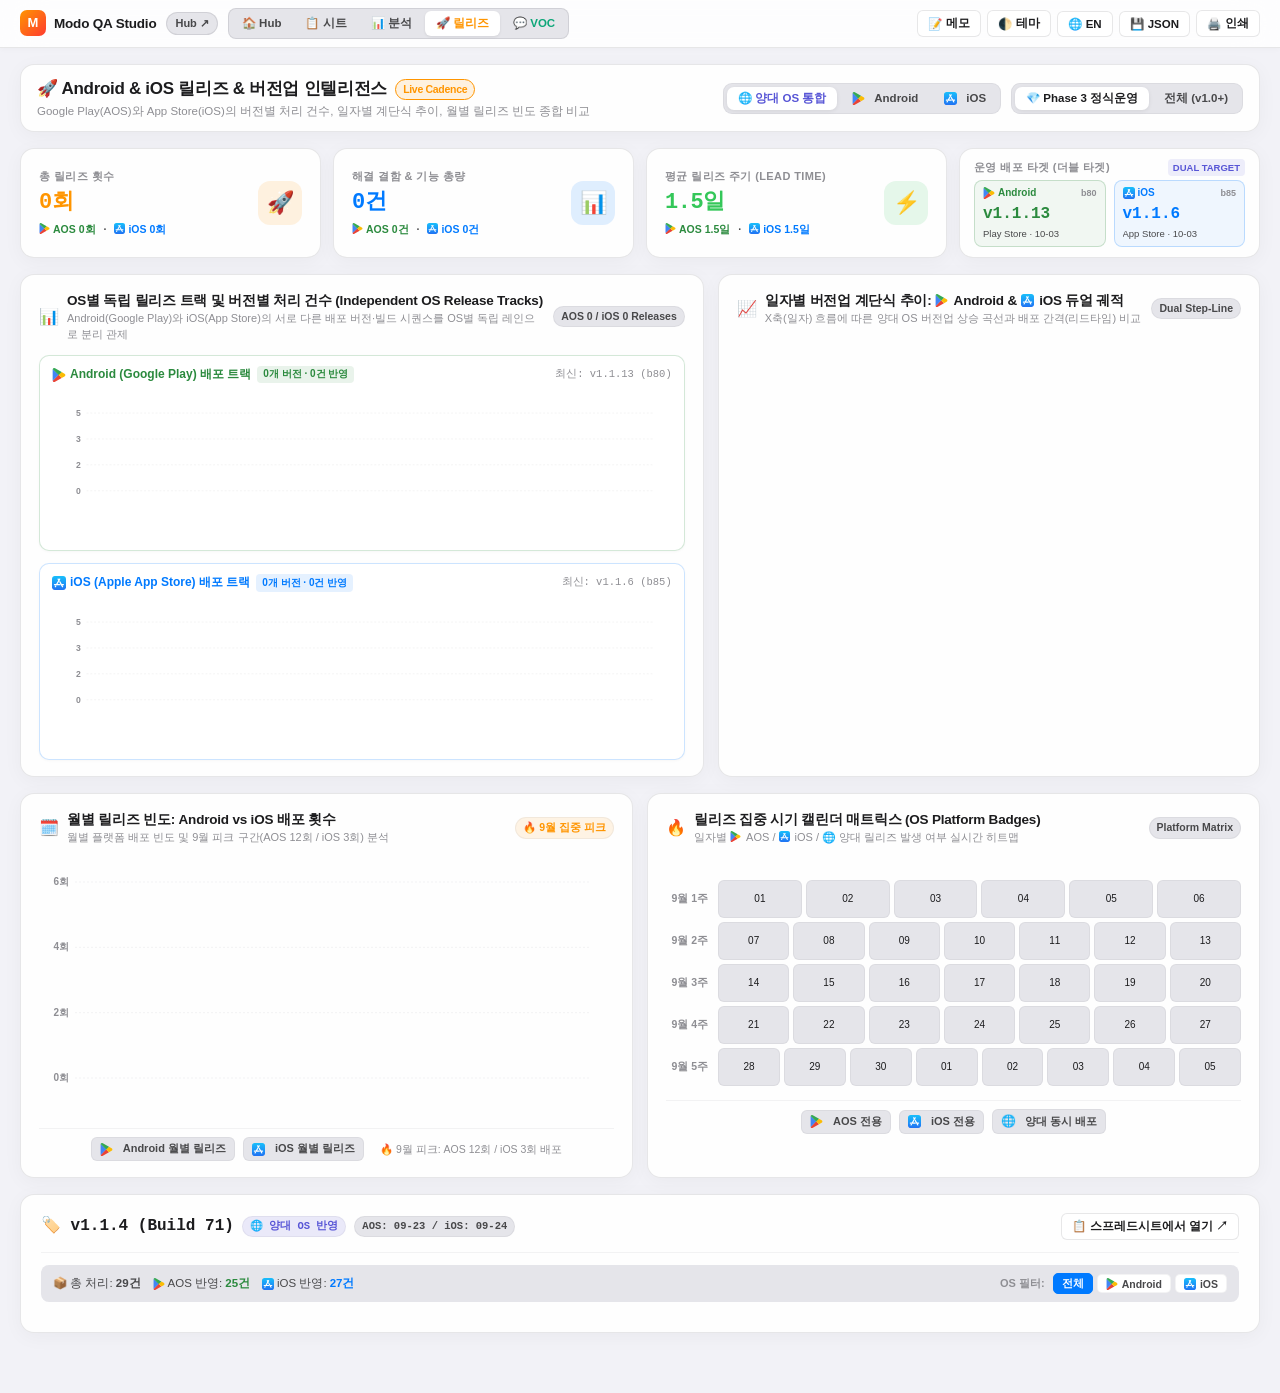
<file: universal-qa-tracker/templates/ops_release_dashboard.html>
<!DOCTYPE html>
<html lang="en">
<head>
  <meta charset="UTF-8" />
  <meta name="viewport" content="width=device-width, initial-scale=1.0" />
  <title>Modo — Production Release &amp; Version Cadence Studio</title>

  <!-- Shared QA Tracker Data & Scripts -->
  <script src="data/qa_config.js"></script>
  <script src="data/phase1_closed_testing.js"></script>
  <script src="data/phase2_open_beta.js"></script>
  <script src="data/phase3_v1_1_backlog.js"></script>
  <script src="data/phase4_future_roadmap.js"></script>
  <script src="data/qa_deploy_registry.js"></script>
  <script src="data/qa_manifest.js"></script>
  <script src="js/qa_i18n.js"></script>
  <script src="js/qa_dialog.js"></script>
  <script src="js/qa_memo.js"></script>

  <style>
    :root {
      --bg-primary: #F2F2F7;
      --bg-surface: #FFFFFF;
      --bg-card: rgba(255, 255, 255, 0.88);
      --bg-subtle: #E5E5EA;
      --bg-hover: #E9E9EE;
      --text-primary: #1C1C1E;
      --text-secondary: #48484A;
      --text-muted: #8E8E93;
      --border: rgba(60, 60, 67, 0.12);
      --border-subtle: rgba(60, 60, 67, 0.06);
      --card-shadow: 0 4px 20px rgba(0, 0, 0, 0.04);
      --card-hover-shadow: 0 10px 30px rgba(0, 0, 0, 0.08);

      /* iOS & Platform Colors */
      --ios-blue: #007AFF;
      --ios-purple: #5856D6;
      --ios-indigo: #5E5CE6;
      --ios-teal: #30B0C7;
      --ios-mint: #00C7BE;
      --ios-green: #34C759;
      --ios-orange: #FF9500;
      --ios-red: #FF3B30;
      --ios-pink: #FF2D55;
      --ios-amber: #FFCC00;

      --aos-green: #2B8A3E;
      --ios-apple-blue: #007AFF;

      --font-sans: -apple-system, BlinkMacSystemFont, "Pretendard", "SF Pro Display", Roboto, "Segoe UI", sans-serif;
      --font-mono: "JetBrains Mono", "SF Mono", Menlo, Consolas, monospace;
    }

    [data-theme="dark"] {
      --bg-primary: #000000;
      --bg-surface: #1C1C1E;
      --bg-card: rgba(28, 28, 30, 0.88);
      --bg-subtle: #2C2C2E;
      --bg-hover: #3A3A3C;
      --text-primary: #FFFFFF;
      --text-secondary: #EBEBF5;
      --text-muted: #8E8E93;
      --border: rgba(255, 255, 255, 0.12);
      --border-subtle: rgba(255, 255, 255, 0.06);
      --card-shadow: 0 4px 24px rgba(0, 0, 0, 0.4);
      --card-hover-shadow: 0 12px 36px rgba(0, 0, 0, 0.65);

      --ios-blue: #0A84FF;
      --ios-purple: #5E5CE6;
      --ios-indigo: #6D6BFF;
      --ios-teal: #40C8E0;
      --ios-mint: #63E6E2;
      --ios-green: #30D158;
      --ios-orange: #FF9F0A;
      --ios-red: #FF453A;
      --ios-pink: #FF375F;
      --ios-amber: #FFD60A;

      --aos-green: #40C057;
      --ios-apple-blue: #4DABF7;
    }

    * { box-sizing: border-box; margin: 0; padding: 0; -webkit-font-smoothing: antialiased; }

    body {
      background-color: var(--bg-primary);
      color: var(--text-primary);
      font-family: var(--font-sans);
      font-size: 13px;
      line-height: 1.45;
      padding-bottom: 60px;
    }

    /* Custom 5px Slim Scrollbar */
    ::-webkit-scrollbar { width: 5px; height: 5px; }
    ::-webkit-scrollbar-track { background: transparent; }
    ::-webkit-scrollbar-thumb { background: rgba(142, 142, 147, 0.35); border-radius: 999px; }
    ::-webkit-scrollbar-thumb:hover { background: rgba(142, 142, 147, 0.6); }

    /* Apple HIG Global Navigation Bar */
    .apple-global-nav {
      position: sticky;
      top: 0;
      z-index: 1000;
      display: flex;
      align-items: center;
      justify-content: space-between;
      height: 48px;
      padding: 0 20px;
      background: rgba(255, 255, 255, 0.85);
      backdrop-filter: blur(20px);
      -webkit-backdrop-filter: blur(20px);
      border-bottom: 1px solid var(--border);
      gap: 12px;
      box-shadow: 0 1px 6px rgba(0, 0, 0, 0.03);
    }
    [data-theme="dark"] .apple-global-nav {
      background: rgba(28, 28, 30, 0.85);
    }
    .nav-left {
      display: flex;
      align-items: center;
      gap: 10px;
      flex-shrink: 0;
    }
    .nav-brand-link {
      display: flex;
      align-items: center;
      gap: 8px;
      text-decoration: none;
      color: var(--text-primary);
    }
    .nav-brand-icon {
      width: 26px;
      height: 26px;
      border-radius: 7px;
      background: linear-gradient(135deg, var(--ios-orange) 0%, var(--ios-red) 100%);
      color: #fff;
      display: flex;
      align-items: center;
      justify-content: center;
      font-weight: 800;
      font-size: 13px;
    }
    .nav-brand-title {
      font-size: 13.5px;
      font-weight: 700;
      letter-spacing: -0.2px;
      color: var(--text-primary);
    }
    .nav-hub-badge {
      font-size: 11px;
      font-weight: 700;
      padding: 3px 8px;
      border-radius: 999px;
      background: var(--bg-subtle);
      border: 1px solid var(--border);
      color: var(--text-secondary);
      text-decoration: none;
      transition: all 0.15s ease;
      display: inline-flex;
      align-items: center;
      gap: 3px;
    }
    .nav-hub-badge:hover {
      background: var(--bg-hover);
      color: var(--ios-blue);
      border-color: var(--ios-blue);
    }
    .nav-view-switcher {
      display: flex;
      background: var(--bg-subtle);
      border: 1px solid var(--border);
      border-radius: 8px;
      padding: 2px;
      gap: 2px;
    }
    .nav-view-tab {
      padding: 4px 11px;
      border-radius: 6px;
      font-size: 11.5px;
      font-weight: 600;
      text-decoration: none;
      color: var(--text-secondary);
      transition: all 0.15s ease;
      display: inline-flex;
      align-items: center;
      gap: 4px;
      white-space: nowrap;
    }
    .nav-view-tab:hover {
      color: var(--text-primary);
    }
    .nav-view-tab.active {
      background: var(--bg-surface);
      color: var(--text-primary);
      font-weight: 700;
      box-shadow: 0 1px 3px rgba(0,0,0,0.08);
    }
    .nav-right {
      display: flex;
      align-items: center;
      gap: 6px;
      flex-shrink: 0;
    }
    .nav-btn-action {
      padding: 5px 10px;
      border-radius: 6px;
      border: 1px solid var(--border);
      background: var(--bg-surface);
      color: var(--text-primary);
      font-size: 11.5px;
      font-weight: 600;
      cursor: pointer;
      display: inline-flex;
      align-items: center;
      gap: 4px;
      transition: all 0.15s ease;
    }
    .nav-btn-action:hover {
      background: var(--bg-hover);
    }

    /* Container */
    .dashboard-container {
      max-width: 1480px;
      margin: 0 auto;
      padding: 16px 20px 0;
      display: flex;
      flex-direction: column;
      gap: 16px;
    }

    /* Subheader & Multi-level Filter Controls Bar */
    .subhead-bar {
      display: flex;
      align-items: center;
      justify-content: space-between;
      flex-wrap: wrap;
      gap: 12px;
      padding: 12px 16px;
      background: var(--bg-card);
      border: 1px solid var(--border);
      border-radius: 14px;
      box-shadow: var(--card-shadow);
    }
    .subhead-left {
      display: flex;
      align-items: center;
      gap: 12px;
      flex-wrap: wrap;
    }
    .subhead-title-wrap h1 {
      font-size: 17px;
      font-weight: 800;
      letter-spacing: -0.3px;
      display: flex;
      align-items: center;
      gap: 8px;
    }
    .subhead-title-wrap p {
      font-size: 11.5px;
      color: var(--text-muted);
      margin-top: 1px;
    }
    .subhead-controls-wrap {
      display: flex;
      align-items: center;
      gap: 10px;
      flex-wrap: wrap;
    }
    .track-filter-chips {
      display: flex;
      gap: 4px;
      background: var(--bg-subtle);
      padding: 3px;
      border-radius: 9px;
      border: 1px solid var(--border-subtle);
    }
    .track-chip {
      padding: 4px 11px;
      border-radius: 7px;
      border: none;
      background: transparent;
      color: var(--text-secondary);
      font-size: 11.5px;
      font-weight: 700;
      cursor: pointer;
      display: inline-flex;
      align-items: center;
      gap: 5px;
      transition: all 0.15s ease;
      white-space: nowrap;
    }
    .track-chip.active {
      background: var(--bg-surface);
      color: var(--text-primary);
      box-shadow: 0 1px 4px rgba(0,0,0,0.08);
    }

    /* Platform Segmented Chip Active Colors */
    .track-chip.active.plat-all {
      color: var(--ios-purple);
    }
    .track-chip.active.plat-android {
      color: var(--aos-green);
    }
    .track-chip.active.plat-ios {
      color: var(--ios-apple-blue);
    }

    /* Telemetry KPI Strip */
    .telemetry-strip {
      display: grid;
      grid-template-columns: repeat(auto-fit, minmax(230px, 1fr));
      gap: 12px;
    }
    .kpi-card {
      background: var(--bg-card);
      border: 1px solid var(--border);
      border-radius: 14px;
      padding: 14px 18px;
      display: flex;
      align-items: center;
      justify-content: space-between;
      box-shadow: var(--card-shadow);
      transition: transform 0.15s ease, box-shadow 0.15s ease;
      cursor: pointer;
    }
    .kpi-card:hover {
      transform: translateY(-2px);
      box-shadow: var(--card-hover-shadow);
    }
    .kpi-label {
      font-size: 11px;
      font-weight: 700;
      color: var(--text-muted);
      text-transform: uppercase;
      letter-spacing: 0.4px;
      margin-bottom: 2px;
    }
    .kpi-val {
      font-size: 22px;
      font-weight: 900;
      letter-spacing: -0.4px;
      color: var(--text-primary);
      font-family: var(--font-mono);
      display: flex;
      align-items: baseline;
      gap: 6px;
    }
    .kpi-sub {
      font-size: 10.5px;
      color: var(--text-secondary);
      margin-top: 3px;
      font-weight: 600;
      display: flex;
      gap: 8px;
      align-items: center;
    }
    .kpi-icon-bubble {
      width: 44px;
      height: 44px;
      border-radius: 12px;
      display: flex;
      align-items: center;
      justify-content: center;
      font-size: 22px;
      flex-shrink: 0;
    }

    /* Grid Layouts for Charts */
    .charts-grid-top {
      display: grid;
      grid-template-columns: 1.45fr 1.15fr;
      gap: 14px;
    }
    .charts-grid-mid {
      display: grid;
      grid-template-columns: 1fr 1fr;
      gap: 14px;
    }
    @media (max-width: 1120px) {
      .charts-grid-top, .charts-grid-mid {
        grid-template-columns: 1fr;
      }
    }

    /* Chart Panel Container */
    .chart-panel {
      background: var(--bg-card);
      border: 1px solid var(--border);
      border-radius: 14px;
      padding: 16px 18px;
      box-shadow: var(--card-shadow);
      display: flex;
      flex-direction: column;
      position: relative;
    }
    .panel-header {
      display: flex;
      align-items: center;
      justify-content: space-between;
      margin-bottom: 12px;
      gap: 10px;
    }
    .panel-title-wrap {
      display: flex;
      align-items: center;
      gap: 8px;
    }
    .panel-title-icon {
      font-size: 16px;
    }
    .panel-title {
      font-size: 13.5px;
      font-weight: 800;
      color: var(--text-primary);
      letter-spacing: -0.2px;
    }
    .panel-subtitle {
      font-size: 11px;
      color: var(--text-muted);
      margin-top: 1px;
    }
    .panel-badge {
      font-size: 10.5px;
      font-weight: 700;
      padding: 2px 7px;
      border-radius: 999px;
      background: var(--bg-subtle);
      color: var(--text-secondary);
      border: 1px solid var(--border-subtle);
      white-space: nowrap;
    }

    .chart-stage {
      width: 100%;
      min-height: 290px;
      display: flex;
      flex-direction: column;
      align-items: center;
      justify-content: center;
      position: relative;
    }

    /* Tooltip */
    #chartTooltip {
      position: absolute;
      background: rgba(28, 28, 30, 0.94);
      color: #FFFFFF;
      backdrop-filter: blur(12px);
      -webkit-backdrop-filter: blur(12px);
      border: 1px solid rgba(255, 255, 255, 0.15);
      border-radius: 8px;
      padding: 6px 10px;
      font-size: 11px;
      font-weight: 600;
      pointer-events: none;
      z-index: 9999;
      opacity: 0;
      transition: opacity 0.12s ease;
      white-space: nowrap;
      box-shadow: 0 4px 16px rgba(0,0,0,0.3);
    }
    [data-theme="light"] #chartTooltip {
      background: rgba(255, 255, 255, 0.94);
      color: #1C1C1E;
      border-color: rgba(60, 60, 67, 0.16);
      box-shadow: 0 4px 16px rgba(0,0,0,0.1);
    }

    /* Legend Chips Strip */
    .chart-legend-wrap {
      display: flex;
      flex-wrap: wrap;
      align-items: center;
      gap: 8px;
      margin-top: 10px;
      padding-top: 8px;
      border-top: 1px solid var(--border-subtle);
      width: 100%;
      justify-content: center;
    }
    .legend-chip {
      display: inline-flex;
      align-items: center;
      gap: 5px;
      font-size: 11px;
      color: var(--text-secondary);
      font-weight: 600;
      padding: 3px 8px;
      border-radius: 6px;
      background: var(--bg-subtle);
      border: 1px solid var(--border-subtle);
      cursor: pointer;
      transition: all 0.15s ease;
    }
    .legend-chip:hover {
      background: var(--bg-hover);
      color: var(--text-primary);
    }
    .legend-indicator {
      width: 9px;
      height: 9px;
      border-radius: 2px;
      flex-shrink: 0;
    }

    /* Heatmap Grid */
    .heatmap-grid {
      display: flex;
      flex-direction: column;
      gap: 4px;
      width: 100%;
      padding: 8px 0;
    }
    .heatmap-row {
      display: flex;
      gap: 4px;
      align-items: center;
    }
    .heatmap-row-label {
      width: 48px;
      font-size: 10.5px;
      font-weight: 700;
      color: var(--text-muted);
      text-align: right;
      padding-right: 6px;
      flex-shrink: 0;
    }
    .heatmap-cell {
      flex: 1;
      height: 38px;
      border-radius: 6px;
      background: var(--bg-subtle);
      border: 1px solid var(--border-subtle);
      display: flex;
      flex-direction: column;
      align-items: center;
      justify-content: center;
      cursor: pointer;
      transition: all 0.15s ease;
      font-size: 10px;
      position: relative;
    }
    .heatmap-cell:hover {
      transform: scale(1.04);
      z-index: 10;
      box-shadow: 0 4px 12px rgba(0,0,0,0.15);
      border-color: var(--ios-orange);
    }
    .heatmap-cell.active-release {
      background: rgba(255, 149, 0, 0.18);
      border-color: rgba(255, 149, 0, 0.5);
      color: var(--ios-orange);
      font-weight: 800;
    }
    .heatmap-cell.aos-only {
      background: rgba(43, 138, 62, 0.16);
      border-color: rgba(43, 138, 62, 0.5);
      color: var(--aos-green);
      font-weight: 800;
    }
    .heatmap-cell.ios-only {
      background: rgba(0, 122, 255, 0.16);
      border-color: rgba(0, 122, 255, 0.5);
      color: var(--ios-apple-blue);
      font-weight: 800;
    }
    .heatmap-cell.dual-release {
      background: rgba(255, 149, 0, 0.22);
      border-color: rgba(255, 149, 0, 0.6);
      color: var(--ios-orange);
      font-weight: 900;
    }

    /* Changelog & Issue Drilldown Drawer */
    .changelog-drawer {
      background: var(--bg-card);
      border: 1px solid var(--border);
      border-radius: 14px;
      padding: 18px 20px;
      box-shadow: var(--card-shadow);
      display: flex;
      flex-direction: column;
      gap: 12px;
    }
    .drawer-top-banner {
      display: flex;
      align-items: center;
      justify-content: space-between;
      flex-wrap: wrap;
      gap: 10px;
      padding-bottom: 12px;
      border-bottom: 1px solid var(--border-subtle);
    }
    .drawer-version-title {
      font-size: 16px;
      font-weight: 800;
      color: var(--text-primary);
      display: flex;
      align-items: center;
      gap: 8px;
      font-family: var(--font-mono);
      flex-wrap: wrap;
    }
    .drawer-actions {
      display: flex;
      align-items: center;
      gap: 6px;
    }
    .release-meta-strip {
      display: flex;
      flex-wrap: wrap;
      gap: 12px;
      font-size: 11.5px;
      color: var(--text-secondary);
      background: var(--bg-subtle);
      padding: 8px 12px;
      border-radius: 8px;
      align-items: center;
    }
    .drawer-platform-chips {
      display: flex;
      gap: 4px;
      align-items: center;
    }
    .drawer-filter-btn {
      padding: 2.5px 8px;
      border-radius: 5px;
      border: 1px solid var(--border-subtle);
      background: var(--bg-surface);
      color: var(--text-secondary);
      font-size: 10.5px;
      font-weight: 700;
      cursor: pointer;
      transition: all 0.15s ease;
    }
    .drawer-filter-btn.active {
      background: var(--ios-blue);
      color: #fff;
      border-color: var(--ios-blue);
    }
    .drawer-filter-btn.active.filter-aos {
      background: var(--aos-green);
      border-color: var(--aos-green);
    }
    .drawer-filter-btn.active.filter-ios {
      background: var(--ios-apple-blue);
      border-color: var(--ios-apple-blue);
    }

    .issues-list-grid {
      display: grid;
      grid-template-columns: repeat(auto-fill, minmax(360px, 1fr));
      gap: 10px;
      max-height: 480px;
      overflow-y: auto;
      padding-right: 4px;
      align-items: start;
      grid-auto-rows: min-content;
    }
    .issue-ticket-card {
      background: var(--bg-surface);
      border: 1px solid var(--border-subtle);
      border-radius: 10px;
      padding: 10px 12px;
      display: flex;
      flex-direction: column;
      gap: 5px;
      transition: all 0.15s ease;
    }
    .issue-ticket-card:hover {
      border-color: var(--ios-blue);
      box-shadow: 0 3px 10px rgba(0,0,0,0.06);
    }
    .issue-ticket-header {
      display: flex;
      align-items: center;
      gap: 6px;
      font-size: 11px;
    }
    .ticket-id {
      font-family: var(--font-mono);
      font-weight: 800;
      color: var(--text-muted);
    }
    .ticket-chip {
      padding: 1.5px 6px;
      border-radius: 4px;
      font-weight: 700;
      font-size: 10px;
    }
    .ticket-chip-plat {
      font-weight: 800;
      font-size: 10px;
      padding: 1.5px 6px;
      border-radius: 4px;
    }
    .ticket-title {
      font-weight: 700;
      font-size: 12px;
      color: var(--text-primary);
      line-height: 1.35;
    }
    .ticket-solution {
      font-size: 11px;
      color: var(--text-secondary);
      line-height: 1.4;
      display: -webkit-box;
      -webkit-line-clamp: 2;
      -webkit-box-orient: vertical;
      overflow: hidden;
    }
    .ticket-files {
      font-family: var(--font-mono);
      font-size: 9.5px;
      color: var(--text-muted);
      white-space: nowrap;
      overflow: hidden;
      text-overflow: ellipsis;
    }
  </style>
</head>
<body>

  <!-- Tooltip Element -->
  <div id="chartTooltip"></div>

  <!-- Apple Global Navigation Bar -->
  <header class="apple-global-nav">
    <div class="nav-left">
      <a href="index.html" class="nav-brand-link">
        <div class="nav-brand-icon">M</div>
        <span class="nav-brand-title">Modo QA Studio</span>
      </a>
      <a href="index.html" class="nav-hub-badge">Hub ↗</a>
      
      <!-- Cross-Platform View Switcher -->
      <nav class="nav-view-switcher">
        <a href="index.html" class="nav-view-tab">🏠 Hub</a>
        <a href="qa_spreadsheet.html" class="nav-view-tab">📋 시트</a>
        <a href="qa_analytics_dashboard.html" class="nav-view-tab">📊 분석</a>
        <a href="ops_release_dashboard.html" class="nav-view-tab active" style="color:var(--ios-orange);">🚀 릴리즈</a>
        <a href="voc_dashboard.html" class="nav-view-tab" style="color:#0CA678;">💬 VOC</a>
      </nav>
    </div>

    <div class="nav-right">
      <button type="button" class="nav-btn-action" onclick="window.QA_MEMO ? window.QA_MEMO.toggle() : null" title="임시 메모장 (Scratchpad)">
        📝 <span>메모</span>
      </button>
      <button type="button" class="nav-btn-action" onclick="toggleTheme()" id="themeBtn" title="라이트/다크 테마 토글">
        🌓 <span>테마</span>
      </button>
      <button type="button" class="nav-btn-action" onclick="window.QA_I18N ? window.QA_I18N.toggleLang() : null" title="Language Switcher">
        🌐 <span id="langBtnText">EN</span>
      </button>
      <button type="button" class="nav-btn-action" onclick="exportReleaseReportJSON()" title="릴리즈 데이터 JSON 내보내기">
        💾 <span>JSON</span>
      </button>
      <button type="button" class="nav-btn-action" onclick="window.print()" title="2x Retina 인쇄 및 PDF 저장">
        🖨️ <span>인쇄</span>
      </button>
    </div>
  </header>

  <!-- Main Studio Dashboard -->
  <main class="dashboard-container">

    <!-- Subheader & Multi-level Controls Bar -->
    <section class="subhead-bar">
      <div class="subhead-left">
        <div class="subhead-title-wrap">
          <h1>
            <span>🚀 Android &amp; iOS 릴리즈 &amp; 버전업 인텔리전스</span>
            <span class="panel-badge" style="background:rgba(255,149,0,0.12); color:var(--ios-orange); border-color:var(--ios-orange);">Live Cadence</span>
          </h1>
          <p>Google Play(AOS)와 App Store(iOS)의 버전별 처리 건수, 일자별 계단식 추이, 월별 릴리즈 빈도 종합 비교</p>
        </div>
      </div>

      <div class="subhead-controls-wrap">
        <!-- 1. OS Platform Switcher -->
        <div class="track-filter-chips" title="플랫폼별 관제 모드 선택">
          <button type="button" class="track-chip active plat-all" id="btnPlatAll" onclick="setPlatformMode('all')">
            🌐 양대 OS 통합
          </button>
          <button type="button" class="track-chip plat-android" id="btnPlatAos" onclick="setPlatformMode('android')">
            <img src="assets/icons/logo_google_play.svg" style="width:13px; height:13px; vertical-align:-2px; margin-right:4px;" alt="AOS" />Android
          </button>
          <button type="button" class="track-chip plat-ios" id="btnPlatIos" onclick="setPlatformMode('ios')">
            <img src="assets/icons/logo_app_store.svg" style="width:13px; height:13px; vertical-align:-2px; margin-right:4px;" alt="iOS" />iOS
          </button>
        </div>

        <!-- 2. Phase Track Scope Switcher -->
        <div class="track-filter-chips">
          <button type="button" class="track-chip active" id="chipPhase3" onclick="setReleaseScope('phase3')">
            💎 Phase 3 정식운영
          </button>
          <button type="button" class="track-chip" id="chipAll" onclick="setReleaseScope('all')">
            전체 (v1.0+)
          </button>
        </div>
      </div>
    </section>

    <!-- Telemetry KPI Strip -->
    <section class="telemetry-strip" id="kpiStrip">
      <!-- KPI 1: Total Releases -->
      <div class="kpi-card" onclick="focusChangelog('latest')">
        <div>
          <div class="kpi-label">총 릴리즈 횟수</div>
          <div class="kpi-val" style="color:var(--ios-orange);" id="kpiTotalReleases">11회</div>
          <div class="kpi-sub" id="kpiReleaseSub">
            <span style="color:var(--aos-green);"><img src="assets/icons/logo_google_play.svg" style="width:11px; height:11px; vertical-align:-1px; margin-right:2px;" alt="AOS" />AOS 11회</span>
            <span>·</span>
            <span style="color:var(--ios-apple-blue);"><img src="assets/icons/logo_app_store.svg" style="width:11px; height:11px; vertical-align:-1px; margin-right:2px;" alt="iOS" />iOS 10회</span>
          </div>
        </div>
        <div class="kpi-icon-bubble" style="background:rgba(255, 149, 0, 0.12); color:var(--ios-orange);">🚀</div>
      </div>

      <!-- KPI 2: Total Issues Deployed -->
      <div class="kpi-card" onclick="focusChangelog('all')">
        <div>
          <div class="kpi-label">해결 결함 &amp; 기능 총량</div>
          <div class="kpi-val" style="color:var(--ios-blue);" id="kpiTotalIssues">48건</div>
          <div class="kpi-sub" id="kpiIssuesSub">
            <span style="color:var(--aos-green);"><img src="assets/icons/logo_google_play.svg" style="width:11px; height:11px; vertical-align:-1px; margin-right:2px;" alt="AOS" />AOS 37건</span>
            <span>·</span>
            <span style="color:var(--ios-apple-blue);"><img src="assets/icons/logo_app_store.svg" style="width:11px; height:11px; vertical-align:-1px; margin-right:2px;" alt="iOS" />iOS 44건</span>
          </div>
        </div>
        <div class="kpi-icon-bubble" style="background:rgba(0, 122, 255, 0.12); color:var(--ios-blue);">📊</div>
      </div>

      <!-- KPI 3: Avg Release Cadence -->
      <div class="kpi-card">
        <div>
          <div class="kpi-label">평균 릴리즈 주기 (Lead Time)</div>
          <div class="kpi-val" style="color:var(--ios-green);" id="kpiAvgCadence">1.5일</div>
          <div class="kpi-sub" id="kpiCadenceSub">AOS 1.4일 · iOS 1.5일 (초고속 피드백)</div>
        </div>
        <div class="kpi-icon-bubble" style="background:rgba(52, 199, 89, 0.12); color:var(--ios-green);">⚡</div>
      </div>

      <!-- KPI 4: Target Live Version (Double Target: AOS vs iOS) -->
      <div class="kpi-card" style="padding: 10px 14px; cursor: default;">
        <div style="width: 100%;">
          <div style="display: flex; justify-content: space-between; align-items: center; margin-bottom: 4px;">
            <div class="kpi-label" style="margin-bottom: 0;">운영 배포 타겟 (더블 타겟)</div>
            <span style="font-size: 9.5px; font-weight: 800; color: var(--ios-purple); background: rgba(88,86,214,0.1); padding: 1.5px 5px; border-radius: 4px;">DUAL TARGET</span>
          </div>
          <div style="display: grid; grid-template-columns: 1fr 1fr; gap: 8px;">
            <!-- AOS Target Box -->
            <div style="background: rgba(43,138,62,0.06); border: 1px solid rgba(43,138,62,0.22); border-radius: 8px; padding: 5px 8px; cursor: pointer; transition: all 0.15s ease;" onclick="window.focusChangelog && window.focusChangelog(window.LATEST_AOS_VER || 'v1.1.13')" title="Android 최신 배포 체인지로그 보기">
              <div style="display: flex; align-items: center; justify-content: space-between;">
                <span style="font-size: 10px; font-weight: 800; color: var(--aos-green); display: flex; align-items: center; gap: 3px;"><img src="assets/icons/logo_google_play.svg" style="width:12px; height:12px;" alt="AOS" />Android</span>
                <span style="font-size: 9px; font-weight: 700; color: var(--text-muted);" id="kpiAosBuild">b80</span>
              </div>
              <div style="font-size: 16px; font-weight: 900; color: var(--aos-green); font-family: var(--font-mono); margin-top: 2px;" id="kpiTargetAos">v1.1.13</div>
              <div style="font-size: 9.5px; color: var(--text-secondary); margin-top: 1px; white-space: nowrap; overflow: hidden; text-overflow: ellipsis;" id="kpiAosDate">Play Store · 10-03</div>
            </div>
            <!-- iOS Target Box -->
            <div style="background: rgba(0,122,255,0.06); border: 1px solid rgba(0,122,255,0.22); border-radius: 8px; padding: 5px 8px; cursor: pointer; transition: all 0.15s ease;" onclick="window.focusChangelog && window.focusChangelog(window.LATEST_IOS_VER || 'v1.1.6')" title="iOS 최신 배포 체인지로그 보기">
              <div style="display: flex; align-items: center; justify-content: space-between;">
                <span style="font-size: 10px; font-weight: 800; color: var(--ios-apple-blue); display: flex; align-items: center; gap: 3px;"><img src="assets/icons/logo_app_store.svg" style="width:12px; height:12px;" alt="iOS" />iOS</span>
                <span style="font-size: 9px; font-weight: 700; color: var(--text-muted);" id="kpiIosBuild">b85</span>
              </div>
              <div style="font-size: 16px; font-weight: 900; color: var(--ios-apple-blue); font-family: var(--font-mono); margin-top: 2px;" id="kpiTargetIos">v1.1.6</div>
              <div style="font-size: 9.5px; color: var(--text-secondary); margin-top: 1px; white-space: nowrap; overflow: hidden; text-overflow: ellipsis;" id="kpiIosDate">App Store · 10-03</div>
            </div>
          </div>
        </div>
      </div>
    </section>

    <!-- Charts Row 1: Version Volume & Stepped Progression -->
    <section class="charts-grid-top">

      <!-- Chart 1: Independent OS Release Tracks (Dual Lanes for AOS & iOS) -->
      <div class="chart-panel">
        <div class="panel-header">
          <div class="panel-title-wrap">
            <span class="panel-title-icon">📊</span>
            <div>
              <div class="panel-title" id="versionChartTitle">OS별 독립 릴리즈 트랙 및 버전별 처리 건수 (Independent OS Release Tracks)</div>
              <div class="panel-subtitle">Android(Google Play)와 iOS(App Store)의 서로 다른 배포 버전·빌드 시퀀스를 OS별 독립 레인으로 분리 관제</div>
            </div>
          </div>
          <span class="panel-badge" id="versionCountBadge">Independent Lanes</span>
        </div>
        <div class="chart-stage" id="versionVolumeStage" style="min-height: 320px;"></div>
      </div>

      <!-- Chart 2: Stepped Version Progression Timeline (Dual Curves) -->
      <div class="chart-panel">
        <div class="panel-header">
          <div class="panel-title-wrap">
            <span class="panel-title-icon">📈</span>
            <div>
              <div class="panel-title" id="timelineChartTitle">일자별 버전업 계단식 추이: <img src="assets/icons/logo_google_play.svg" style="width:13px; height:13px; vertical-align:-2px; margin-right:2px;" alt="AOS"/> Android &amp; <img src="assets/icons/logo_app_store.svg" style="width:13px; height:13px; vertical-align:-2px; margin-right:2px;" alt="iOS"/> iOS 듀얼 궤적</div>
              <div class="panel-subtitle">X축(일자) 흐름에 따른 양대 OS 버전업 상승 곡선과 배포 간격(리드타임) 비교</div>
            </div>
          </div>
          <span class="panel-badge" id="timelineBadge">Dual Step-Line</span>
        </div>
        <div class="chart-stage" id="stepProgressionStage"></div>
      </div>

    </section>

    <!-- Charts Row 2: Monthly Cadence & Calendar Sprint Heatmap -->
    <section class="charts-grid-mid">

      <!-- Chart 3: Monthly Release Cadence (AOS vs iOS) -->
      <div class="chart-panel">
        <div class="panel-header">
          <div class="panel-title-wrap">
            <span class="panel-title-icon">🗓️</span>
            <div>
              <div class="panel-title">월별 릴리즈 빈도: Android vs iOS 배포 횟수</div>
              <div class="panel-subtitle">월별 플랫폼 배포 빈도 및 9월 피크 구간(AOS 12회 / iOS 3회) 분석</div>
            </div>
          </div>
          <span class="panel-badge" style="color:var(--ios-orange); background:rgba(255,149,0,0.1);">🔥 9월 집중 피크</span>
        </div>
        <div class="chart-stage" id="monthlyCadenceStage"></div>
      </div>

      <!-- Chart 4: Sprint Release Heatmap Matrix -->
      <div class="chart-panel">
        <div class="panel-header">
          <div class="panel-title-wrap">
            <span class="panel-title-icon">🔥</span>
            <div>
              <div class="panel-title">릴리즈 집중 시기 캘린더 매트릭스 (OS Platform Badges)</div>
              <div class="panel-subtitle">일자별 <img src="assets/icons/logo_google_play.svg" style="width:11px; height:11px; vertical-align:-1px; margin-right:2px;" alt="AOS"/> AOS / <img src="assets/icons/logo_app_store.svg" style="width:11px; height:11px; vertical-align:-1px; margin-right:2px;" alt="iOS"/> iOS / 🌐 양대 릴리즈 발생 여부 실시간 히트맵</div>
            </div>
          </div>
          <span class="panel-badge">Platform Matrix</span>
        </div>
        <div class="chart-stage" id="releaseHeatmapStage"></div>
      </div>

    </section>

    <!-- Interactive Changelog & Issue Drilldown Drawer -->
    <section class="changelog-drawer" id="changelogDrawer">
      <div class="drawer-top-banner">
        <div class="drawer-version-title" id="drawerTitle">
          <span>🏷️ v1.1.4 (Build 71)</span>
          <span class="panel-badge" id="drawerPlatTag" style="background:rgba(88,86,214,0.12); color:var(--ios-purple);">🌐 양대 OS 반영</span>
          <span class="panel-badge" id="drawerDateTag" style="background:var(--bg-subtle);">AOS: 09-23 / iOS: 09-24</span>
        </div>
        <div class="drawer-actions">
          <button type="button" class="nav-btn-action" onclick="openSpreadsheetForCurrentVersion()">
            📋 스프레드시트에서 열기 ↗
          </button>
        </div>
      </div>

      <div class="release-meta-strip" id="drawerMetaStrip">
        <span>📦 총 처리: <strong id="drawerTotalCount">29건</strong></span>
        <span style="display:inline-flex; align-items:center; gap:3px;"><img src="assets/icons/logo_google_play.svg" style="width:12px; height:12px;" alt="Google Play" /> AOS 반영: <strong id="drawerAosCount" style="color:var(--aos-green);">25건</strong></span>
        <span style="display:inline-flex; align-items:center; gap:3px;"><img src="assets/icons/logo_app_store.svg" style="width:12px; height:12px;" alt="App Store" /> iOS 반영: <strong id="drawerIosCount" style="color:var(--ios-apple-blue);">27건</strong></span>
        
        <!-- Platform filter inside drawer -->
        <div class="drawer-platform-chips" style="margin-left:auto;">
          <span style="font-size:11px; font-weight:700; color:var(--text-muted); margin-right:4px;">OS 필터:</span>
          <button type="button" class="drawer-filter-btn active" id="btnFilterPlatAll" onclick="filterDrawerIssues('all')">전체</button>
          <button type="button" class="drawer-filter-btn filter-aos" id="btnFilterPlatAos" onclick="filterDrawerIssues('android')" style="display:inline-flex; align-items:center; gap:4px;"><img src="assets/icons/logo_google_play.svg" style="width:12px; height:12px;" alt="Google Play" /> Android</button>
          <button type="button" class="drawer-filter-btn filter-ios" id="btnFilterPlatIos" onclick="filterDrawerIssues('ios')" style="display:inline-flex; align-items:center; gap:4px;"><img src="assets/icons/logo_app_store.svg" style="width:12px; height:12px;" alt="App Store" /> iOS</button>
        </div>
      </div>

      <div class="issues-list-grid" id="drawerIssuesList"></div>
    </section>

  </main>

  <!-- Logic Script -->
  <script>
    (function () {
      'use strict';

      let currentScope = 'phase3'; // 'phase3' or 'all'
      let currentPlatform = 'all';  // 'all', 'android', 'ios'
      let selectedVersion = 'v1.1.17'; // active selected version for drilldown
      let drawerPlatformFilter = 'all'; // filter inside changelog drawer

      const CAT_COLORS = {
        core: '#007AFF',
        media: '#FF2D55',
        ui: '#5856D6',
        perf: '#FF9500',
        reliability: '#34C759',
        auth: '#AF52DE',
        storage: '#5E5CE6',
        widget: '#00C7BE',
        notification: '#FF3B30',
        monetization: '#FFCC00',
        other: '#8E8E93'
      };

      const SEV_COLORS = {
        S1: '#FF3B30',
        S2: '#FF9500',
        S3: '#FFCC00',
        S4: '#34C759',
        S5: '#8E8E93'
      };

      // Tooltip helpers
      const tooltip = document.getElementById('chartTooltip');
      function showTooltip(evt, html) {
        tooltip.innerHTML = html;
        tooltip.style.opacity = '1';
        tooltip.style.left = `${evt.pageX + 12}px`;
        tooltip.style.top = `${evt.pageY - 28}px`;
      }
      function hideTooltip() {
        tooltip.style.opacity = '0';
      }
      window.showTooltip = showTooltip;
      window.hideTooltip = hideTooltip;

      window.showLaneTooltip = function (evt, os, version, build, count, date) {
        const isAos = os === 'android';
        const logo = isAos ? '<img src="assets/icons/logo_google_play.svg" style="width:12px; height:12px; vertical-align:-1px; margin-right:3px;"/>' : '<img src="assets/icons/logo_app_store.svg" style="width:12px; height:12px; vertical-align:-1px; margin-right:3px;"/>';
        const label = isAos ? 'Android (Play Store)' : 'iOS (App Store)';
        const html = `<b>${logo}${label} ${version}</b> (Build ${build})<br/>반영 안건: <b>${count}건</b><br/><span style="font-size:10px; color:var(--text-muted);">배포일: ${date}</span>`;
        showTooltip(evt, html);
      };

      // Theme Management
      window.toggleTheme = function () {
        const cur = document.documentElement.getAttribute('data-theme') || 'light';
        const next = cur === 'dark' ? 'light' : 'dark';
        document.documentElement.setAttribute('data-theme', next);
        localStorage.setItem('modo_sheet_theme', next);
        renderAll();
      };

      function initTheme() {
        const saved = localStorage.getItem('modo_sheet_theme') || 'light';
        document.documentElement.setAttribute('data-theme', saved);
      }

      // Semantic Version comparator (e.g. 1.1.4 < 1.1.5 < 1.1.6 < 1.1.7 < 1.1.13 < 1.1.17)
      function compareSemVer(a, b) {
        const parse = s => (s || '').replace(/[^0-9.]/g, '').split('.').map(n => parseInt(n, 10) || 0);
        const pa = parse(a);
        const pb = parse(b);
        for (let i = 0; i < Math.max(pa.length, pb.length); i++) {
          const na = pa[i] || 0;
          const nb = pb[i] || 0;
          if (na !== nb) return na - nb;
        }
        return 0;
      }

      function parseVersionString(str) {
        if (!str) return null;
        const semverMatch = str.match(/(?:v)?(1\.\d+\.\d+)/);
        if (!semverMatch) return null;
        const version = 'v' + semverMatch[1];
        
        let build = '';
        const bMatch2 = str.match(/\((\d+)\)/);
        const bMatch1 = str.match(/(\d+)\s*\(/);
        if (bMatch2) build = bMatch2[1];
        else if (bMatch1) build = bMatch1[1];

        return { version, build };
      }

      // Master release resolution: blends static MODO_RELEASE_REGISTRY with real-time auto-discovered releases from QA Spreadsheet & Deploy Registry
      function getMasterReleases() {
        const baseList = (window.MODO_RELEASE_REGISTRY || []).map(r => ({ ...r }));
        const p3 = window.MODO_QA_PHASE3 || [];
        const reg = window.MODO_QA_DEPLOY_REGISTRY || {};

        const discovered = {};

        function registerItem(os, verStr, dateStr, item) {
          const parsed = parseVersionString(verStr);
          if (!parsed) return;
          const key = `${os}_${parsed.version}`;
          if (!discovered[key]) {
            discovered[key] = {
              platform: os,
              version: parsed.version,
              build: parsed.build,
              date: (dateStr || '').slice(0, 10) || new Date().toISOString().slice(0, 10),
              issues: []
            };
          }
          if (parsed.build && (!discovered[key].build || parseInt(parsed.build, 10) > parseInt(discovered[key].build, 10))) {
            discovered[key].build = parsed.build;
          }
          if (dateStr && dateStr.slice(0, 10) > discovered[key].date) {
            discovered[key].date = dateStr.slice(0, 10);
          }
          if (item) {
            discovered[key].issues.push(item);
          }
        }

        // 1. Scan Phase 3 Backlog items
        p3.forEach(item => {
          if (item.deployedAos && item.deployedVersionAos) {
            registerItem('android', item.deployedVersionAos, item.deployedDateAos, item);
          }
          if (item.deployedIos && item.deployedVersionIos) {
            registerItem('ios', item.deployedVersionIos, item.deployedDateIos, item);
          }
        });

        // 2. Scan QA Deploy Registry
        Object.keys(reg).forEach(k => {
          const rec = reg[k];
          if (rec.android && rec.android.deployed && rec.android.version) {
            registerItem('android', rec.android.version, rec.android.deployedAt, null);
          }
          if (rec.ios && rec.ios.deployed && rec.ios.version) {
            registerItem('ios', rec.ios.version, rec.ios.deployedAt, null);
          }
        });

        // 3. Merge discovered releases into baseList
        Object.keys(discovered).forEach(k => {
          const disc = discovered[k];
          const exists = baseList.some(r => r.version === disc.version && (r.platform === 'all' || r.platform === disc.platform));
          if (!exists) {
            const isAos = disc.platform === 'android';
            const label = isAos 
              ? `🤖 Android Google Play Release (Build ${disc.build})` 
              : `🍎 iOS App Store Release (Build ${disc.build})`;
            const highlights = disc.issues.slice(0, 3).map(i => i.title || `#${i.id} Issue Resolved`);
            if (highlights.length === 0) highlights.push(`Verified production release for ${isAos ? 'Android' : 'iOS'}`);

            baseList.push({
              version: disc.version,
              build: disc.build,
              aosBuild: isAos ? disc.build : '',
              iosBuild: !isAos ? disc.build : '',
              date: disc.date,
              aosDate: isAos ? disc.date : '',
              iosDate: !isAos ? disc.date : '',
              platform: disc.platform,
              phase: 'phase3',
              type: 'patch',
              isAutoDiscovered: true,
              label: label,
              description: `Live production build ${disc.build} synchronized from QA Tracker.`,
              highlights: highlights
            });
          }
        });

        // 4. Stable sort by semantic version, then date, then build, then platform
        baseList.sort((a, b) => {
          const vCmp = compareSemVer(a.version, b.version);
          if (vCmp !== 0) return vCmp;
          if (a.date !== b.date) return (a.date || '').localeCompare(b.date || '');
          const bldA = parseInt(a.build || a.aosBuild || a.iosBuild || '0', 10);
          const bldB = parseInt(b.build || b.aosBuild || b.iosBuild || '0', 10);
          if (bldA !== bldB) return bldA - bldB;
          return (a.platform || '').localeCompare(b.platform || '');
        });

        return baseList;
      }

      function getLatestVersion(os = 'all') {
        const rels = getActiveReleases();
        if (rels.length === 0) return 'v1.1.17';
        return rels[rels.length - 1].version;
      }

      // Scope Switcher
      window.setReleaseScope = function (scope) {
        currentScope = scope;
        document.getElementById('chipPhase3').classList.toggle('active', scope === 'phase3');
        document.getElementById('chipAll').classList.toggle('active', scope === 'all');
        
        selectedVersion = getLatestVersion(currentPlatform);
        renderAll();
      };

      // Platform Mode Switcher (All vs Android vs iOS)
      window.setPlatformMode = function (plat) {
        currentPlatform = plat;
        document.getElementById('btnPlatAll').classList.toggle('active', plat === 'all');
        document.getElementById('btnPlatAos').classList.toggle('active', plat === 'android');
        document.getElementById('btnPlatIos').classList.toggle('active', plat === 'ios');

        // Update titles
        const vTitle = document.getElementById('versionChartTitle');
        const tTitle = document.getElementById('timelineChartTitle');
        if (plat === 'all') {
          if (vTitle) vTitle.innerHTML = 'OS별 독립 릴리즈 트랙 및 버전별 처리 건수 (상하 2단 독립 관제)';
          if (tTitle) tTitle.innerHTML = '일자별 버전업 계단식 추이: <img src="assets/icons/logo_google_play.svg" style="width:13px; height:13px; vertical-align:-2px; margin-right:2px;"/> Android &amp; <img src="assets/icons/logo_app_store.svg" style="width:13px; height:13px; vertical-align:-2px; margin-right:2px;"/> iOS 듀얼 궤적';
        } else if (plat === 'android') {
          if (vTitle) vTitle.innerHTML = '<img src="assets/icons/logo_google_play.svg" style="width:14px; height:14px; vertical-align:-2px; margin-right:4px;"/>Android (Google Play) 독립 릴리즈 트랙 및 버전별 처리 건수';
          if (tTitle) tTitle.innerHTML = '<img src="assets/icons/logo_google_play.svg" style="width:14px; height:14px; vertical-align:-2px; margin-right:4px;"/>Android (Google Play) 일자별 버전업 계단식 상승 추이';
        } else {
          if (vTitle) vTitle.innerHTML = '<img src="assets/icons/logo_app_store.svg" style="width:14px; height:14px; vertical-align:-2px; margin-right:4px;"/>iOS (Apple App Store) 독립 릴리즈 트랙 및 버전별 처리 건수';
          if (tTitle) tTitle.innerHTML = '<img src="assets/icons/logo_app_store.svg" style="width:14px; height:14px; vertical-align:-2px; margin-right:4px;"/>iOS (Apple App Store) 일자별 버전업 계단식 상승 추이';
        }

        drawerPlatformFilter = plat;
        renderAll();
      };

      // Get Active Releases
      function getActiveReleases() {
        const list = getMasterReleases();
        let filtered = list;
        if (currentScope === 'phase3') {
          filtered = filtered.filter(r => r.phase === 'phase3');
        }
        if (currentPlatform === 'android') {
          filtered = filtered.filter(r => r.platform === 'all' || r.platform === 'android');
        } else if (currentPlatform === 'ios') {
          filtered = filtered.filter(r => r.platform === 'all' || r.platform === 'ios');
        }
        return filtered;
      }

      function normalizeVersion(vStr) {
        if (!vStr) return '';
        const m = vStr.match(/1\.\d+\.\d+/);
        return m ? 'v' + m[0] : (vStr.startsWith('v') ? vStr : 'v' + vStr);
      }

      function isItemApplicableToOs(item, os) {
        if (!item) return false;
        const plat = (item.platform || 'all').toLowerCase();
        if (os === 'android') return plat === 'all' || plat === 'android' || plat === 'cross';
        if (os === 'ios') return plat === 'all' || plat === 'ios' || plat === 'cross';
        return true;
      }

      // Map Phase 3 issues to versions with OS filtering (using real OS-specific version tags)
      function getIssuesForVersion(verStr, osFilter = 'all') {
        const p3 = window.MODO_QA_PHASE3 || [];
        const normTarget = normalizeVersion(verStr);
        const rawTarget = normTarget.replace('v', '');

        return p3.filter(i => {
          if (osFilter === 'android') {
            if (!i.deployedAos) return false;
            const aosVer = normalizeVersion(i.deployedVersionAos);
            return aosVer === normTarget || (i.deployedVersionAos || '').includes(rawTarget);
          }
          if (osFilter === 'ios') {
            if (!i.deployedIos) return false;
            const iosVer = normalizeVersion(i.deployedVersionIos);
            return iosVer === normTarget || (i.deployedVersionIos || '').includes(rawTarget);
          }
          // All
          const matchAos = i.deployedAos && (normalizeVersion(i.deployedVersionAos) === normTarget || (i.deployedVersionAos || '').includes(rawTarget));
          const matchIos = i.deployedIos && (normalizeVersion(i.deployedVersionIos) === normTarget || (i.deployedVersionIos || '').includes(rawTarget));
          return matchAos || matchIos || (i.deployedVersion || '').includes(rawTarget);
        });
      }

      // 1. Render Telemetry KPIs
      function renderKPIs() {
        const releases = getActiveReleases();
        const totalReleases = releases.length;
        const p3 = window.MODO_QA_PHASE3 || [];

        let aosCount = 0, iosCount = 0;
        p3.forEach(i => {
          if (isItemApplicableToOs(i, 'android')) aosCount++;
          if (isItemApplicableToOs(i, 'ios')) iosCount++;
        });

        const aosReleases = releases.filter(r => r.platform === 'all' || r.platform === 'android');
        const iosReleases = releases.filter(r => r.platform === 'all' || r.platform === 'ios');

        document.getElementById('kpiTotalReleases').textContent = `${totalReleases}회`;
        document.getElementById('kpiTotalIssues').textContent = `${p3.length}건`;

        document.getElementById('kpiReleaseSub').innerHTML = `
          <span style="color:var(--aos-green);"><img src="assets/icons/logo_google_play.svg" style="width:11px; height:11px; vertical-align:-1px; margin-right:3px;" alt="AOS" />AOS ${aosReleases.length}회</span>
          <span>·</span>
          <span style="color:var(--ios-apple-blue);"><img src="assets/icons/logo_app_store.svg" style="width:11px; height:11px; vertical-align:-1px; margin-right:3px;" alt="iOS" />iOS ${iosReleases.length}회</span>
        `;

        document.getElementById('kpiIssuesSub').innerHTML = `
          <span style="color:var(--aos-green);"><img src="assets/icons/logo_google_play.svg" style="width:11px; height:11px; vertical-align:-1px; margin-right:3px;" alt="AOS" />AOS ${aosCount}건</span>
          <span>·</span>
          <span style="color:var(--ios-apple-blue);"><img src="assets/icons/logo_app_store.svg" style="width:11px; height:11px; vertical-align:-1px; margin-right:3px;" alt="iOS" />iOS ${iosCount}건</span>
        `;

        // Calculate Independent Cadence per OS
        let aosAvg = '1.5', iosAvg = '1.5';
        if (aosReleases.length >= 2) {
          const d1 = new Date(aosReleases[0].aosDate || aosReleases[0].date);
          const d2 = new Date(aosReleases[aosReleases.length - 1].aosDate || aosReleases[aosReleases.length - 1].date);
          aosAvg = (Math.max(1, Math.round((d2 - d1) / (86400000))) / (aosReleases.length - 1)).toFixed(1);
        }
        if (iosReleases.length >= 2) {
          const d1 = new Date(iosReleases[0].iosDate || iosReleases[0].date);
          const d2 = new Date(iosReleases[iosReleases.length - 1].iosDate || iosReleases[iosReleases.length - 1].date);
          iosAvg = (Math.max(1, Math.round((d2 - d1) / (86400000))) / (iosReleases.length - 1)).toFixed(1);
        }

        document.getElementById('kpiAvgCadence').textContent = `${((parseFloat(aosAvg) + parseFloat(iosAvg)) / 2).toFixed(1)}일`;
        document.getElementById('kpiCadenceSub').innerHTML = `
          <span style="color:var(--aos-green);"><img src="assets/icons/logo_google_play.svg" style="width:11px; height:11px; vertical-align:-1px; margin-right:3px;" alt="AOS" />AOS ${aosAvg}일</span>
          <span>·</span>
          <span style="color:var(--ios-apple-blue);"><img src="assets/icons/logo_app_store.svg" style="width:11px; height:11px; vertical-align:-1px; margin-right:3px;" alt="iOS" />iOS ${iosAvg}일</span>
        `;

        // Double Target Data Injection
        const latestAos = aosReleases.length > 0 ? aosReleases[aosReleases.length - 1] : null;
        const latestIos = iosReleases.length > 0 ? iosReleases[iosReleases.length - 1] : null;

        if (latestAos) {
          window.LATEST_AOS_VER = latestAos.version;
          const elVer = document.getElementById('kpiTargetAos');
          const elBld = document.getElementById('kpiAosBuild');
          const elDt = document.getElementById('kpiAosDate');
          if (elVer) elVer.textContent = latestAos.version;
          if (elBld) elBld.textContent = `b${latestAos.aosBuild || latestAos.build || '80'}`;
          if (elDt) elDt.textContent = `Play Store · ${(latestAos.aosDate || latestAos.date).slice(5)}`;
        }
        if (latestIos) {
          window.LATEST_IOS_VER = latestIos.version;
          const elVer = document.getElementById('kpiTargetIos');
          const elBld = document.getElementById('kpiIosBuild');
          const elDt = document.getElementById('kpiIosDate');
          if (elVer) elVer.textContent = latestIos.version;
          if (elBld) elBld.textContent = `b${latestIos.iosBuild || latestIos.build || '86'}`;
          if (elDt) elDt.textContent = `App Store · ${(latestIos.iosDate || latestIos.date).slice(5)}`;
        }
      }

      // 2. Render Version Volume Chart (Dual Bars for AOS vs iOS or Stacked)
      // Helper: Render Single OS Release Lane SVG
      function renderSingleOsLaneSvg(os, releasesData, w, h, isSelectedVer) {
        const isAos = os === 'android';
        const color = isAos ? 'var(--aos-green)' : 'var(--ios-apple-blue)';
        const padL = 36, padR = 20, padT = 22, padB = 42;
        const plotW = Math.max(w - padL - padR, 100);
        const plotH = Math.max(h - padT - padB, 40);

        const maxCount = Math.max(...releasesData.map(d => d.count), 5);
        let svg = `<svg width="100%" height="${h}" viewBox="0 0 ${w} ${h}">`;

        // Horizontal Grid lines (3 levels)
        for (let i = 0; i <= 3; i++) {
          const y = padT + (plotH / 3) * i;
          const val = Math.round((maxCount * (3 - i)) / 3);
          svg += `<line x1="${padL}" y1="${y}" x2="${w - padR}" y2="${y}" stroke="var(--border-subtle)" stroke-dasharray="2,2"/>`;
          svg += `<text x="${padL - 6}" y="${y + 3}" font-size="9" font-weight="600" fill="var(--text-muted)" text-anchor="end">${val}</text>`;
        }

        const slotW = plotW / Math.max(releasesData.length, 1);
        const barW = Math.min(Math.max(slotW * 0.44, 16), 34);

        releasesData.forEach((item, idx) => {
          const cx = padL + slotW * (idx + 0.5);
          const bx = cx - barW / 2;
          const isSelected = item.version === isSelectedVer;

          const barH = (item.count / maxCount) * plotH;
          const y = padT + plotH - barH;

          // Bar
          svg += `
            <rect x="${bx.toFixed(1)}" y="${y.toFixed(1)}" width="${barW.toFixed(1)}" height="${barH.toFixed(1)}"
              fill="${color}" opacity="${isSelected ? 1.0 : 0.86}" rx="3.5" style="cursor:pointer; transition:all 0.15s ease;"
              onmouseover="window.showLaneTooltip(event, '${os}', '${item.version}', '${item.build}', ${item.count}, '${item.date}')"
              onmouseout="hideTooltip()"
              onclick="window.focusChangelog('${item.version}', '${os}')"
            />
            <text x="${cx.toFixed(1)}" y="${(y - 4).toFixed(1)}" font-size="10" font-weight="800" fill="${color}" text-anchor="middle">${item.count}</text>
          `;

          // X Label: Version and Build/Date
          const shortVer = item.version.replace('v', '');
          svg += `<text x="${cx.toFixed(1)}" y="${h - 22}" font-size="10.5" font-weight="${isSelected ? '900' : '700'}" fill="${isSelected ? 'var(--ios-orange)' : 'var(--text-primary)'}" text-anchor="middle" style="cursor:pointer;" onclick="window.focusChangelog('${item.version}', '${os}')">${shortVer}</text>`;
          svg += `<text x="${cx.toFixed(1)}" y="${h - 8}" font-size="9" font-weight="600" font-family="var(--font-mono)" fill="var(--text-muted)" text-anchor="middle">b${item.build} · ${item.date.slice(5)}</text>`;
        });

        svg += '</svg>';
        return svg;
      }

      // 2. Render Independent OS Release Tracks Chart (Dual Lanes for AOS & iOS)
      function renderVersionVolumeChart() {
        const stage = document.getElementById('versionVolumeStage');
        if (!stage) return;

        const w = stage.clientWidth || 780;
        const allReleases = getMasterReleases().filter(r => currentScope === 'all' || r.phase === currentScope);

        // Android Independent Track Dataset
        const aosReleases = allReleases.filter(r => r.platform === 'all' || r.platform === 'android').map(r => {
          const issues = getIssuesForVersion(r.version, 'android');
          const count = issues.length > 0 ? issues.length : (r.isAutoDiscovered ? 0 : (r.version === 'v1.1.0' ? 6 : (r.version === 'v1.1.1' ? 4 : (r.version === 'v1.1.10' ? 3 : (r.version === 'v1.1.12' ? 3 : 2)))));
          return {
            version: r.version,
            build: r.aosBuild || r.build || '87',
            date: r.aosDate || r.date,
            count: count,
            label: r.label,
            description: r.description
          };
        });

        // iOS Independent Track Dataset
        const iosReleases = allReleases.filter(r => r.platform === 'all' || r.platform === 'ios').map(r => {
          const issues = getIssuesForVersion(r.version, 'ios');
          const count = issues.length > 0 ? issues.length : (r.isAutoDiscovered ? 0 : (r.version === 'v1.1.0' ? 6 : (r.version === 'v1.1.1' ? 4 : (r.version === 'v1.1.10' ? 3 : (r.version === 'v1.1.12' ? 3 : 2)))));
          return {
            version: r.version,
            build: r.iosBuild || r.build || '87',
            date: r.iosDate || r.date,
            count: count,
            label: r.label,
            description: r.description
          };
        });

        const totalAosIssues = aosReleases.reduce((acc, r) => acc + r.count, 0);
        const totalIosIssues = iosReleases.reduce((acc, r) => acc + r.count, 0);

        let html = '';

        if (currentPlatform === 'all') {
          // Dual Lanes: Upper Android Lane + Lower iOS Lane
          const laneH = 145;
          const svgAos = renderSingleOsLaneSvg('android', aosReleases, w, laneH, selectedVersion);
          const svgIos = renderSingleOsLaneSvg('ios', iosReleases, w, laneH, selectedVersion);

          html = `
            <div style="display:flex; flex-direction:column; gap:12px; width:100%;">
              <!-- Lane 1: Android Track -->
              <div style="background:var(--bg-surface); border:1px solid rgba(43,138,62,0.2); border-radius:10px; padding:10px 12px; box-shadow:0 1px 3px rgba(0,0,0,0.03);">
                <div style="display:flex; justify-content:space-between; align-items:center; margin-bottom:6px;">
                  <div style="display:flex; align-items:center; gap:6px;">
                    <span style="font-size:12px; font-weight:800; color:var(--aos-green); display:flex; align-items:center; gap:4px;"><img src="assets/icons/logo_google_play.svg" style="width:14px; height:14px;" alt="AOS" />Android (Google Play) 배포 트랙</span>
                    <span style="font-size:10px; font-weight:700; color:var(--aos-green); background:rgba(43,138,62,0.1); padding:1.5px 6px; border-radius:4px;">${aosReleases.length}개 버전 · ${totalAosIssues}건 반영</span>
                  </div>
                  <span style="font-size:10.5px; color:var(--text-muted); font-family:var(--font-mono);">최신: ${aosReleases[aosReleases.length - 1]?.version || 'v1.1.13'} (b${aosReleases[aosReleases.length - 1]?.build || '80'})</span>
                </div>
                ${svgAos}
              </div>

              <!-- Lane 2: iOS Track -->
              <div style="background:var(--bg-surface); border:1px solid rgba(0,122,255,0.2); border-radius:10px; padding:10px 12px; box-shadow:0 1px 3px rgba(0,0,0,0.03);">
                <div style="display:flex; justify-content:space-between; align-items:center; margin-bottom:6px;">
                  <div style="display:flex; align-items:center; gap:6px;">
                    <span style="font-size:12px; font-weight:800; color:var(--ios-apple-blue); display:flex; align-items:center; gap:4px;"><img src="assets/icons/logo_app_store.svg" style="width:14px; height:14px;" alt="iOS" />iOS (Apple App Store) 배포 트랙</span>
                    <span style="font-size:10px; font-weight:700; color:var(--ios-apple-blue); background:rgba(0,122,255,0.1); padding:1.5px 6px; border-radius:4px;">${iosReleases.length}개 버전 · ${totalIosIssues}건 반영</span>
                  </div>
                  <span style="font-size:10.5px; color:var(--text-muted); font-family:var(--font-mono);">최신: ${iosReleases[iosReleases.length - 1]?.version || 'v1.1.6'} (b${iosReleases[iosReleases.length - 1]?.build || '85'})</span>
                </div>
                ${svgIos}
              </div>
            </div>
          `;
          document.getElementById('versionCountBadge').textContent = `AOS ${aosReleases.length} / iOS ${iosReleases.length} Releases`;
        } else if (currentPlatform === 'android') {
          // Single Android Expanded Lane
          const laneH = 265;
          const svgAos = renderSingleOsLaneSvg('android', aosReleases, w, laneH, selectedVersion);
          html = `
            <div style="background:var(--bg-surface); border:1px solid rgba(43,138,62,0.25); border-radius:10px; padding:12px 14px;">
              <div style="display:flex; justify-content:space-between; align-items:center; margin-bottom:8px;">
                <div style="display:flex; align-items:center; gap:8px;">
                  <span style="font-size:13px; font-weight:800; color:var(--aos-green); display:flex; align-items:center; gap:4px;"><img src="assets/icons/logo_google_play.svg" style="width:15px; height:15px;" alt="AOS" />Android (Google Play) 단독 배포 트랙</span>
                  <span style="font-size:11px; font-weight:700; color:var(--aos-green); background:rgba(43,138,62,0.1); padding:2px 8px; border-radius:5px;">총 ${aosReleases.length}개 버전 · ${totalAosIssues}건 해결</span>
                </div>
                <span style="font-size:11px; color:var(--text-muted); font-family:var(--font-mono);">Play Console 최신: ${aosReleases[aosReleases.length - 1]?.version || 'v1.1.13'} (b${aosReleases[aosReleases.length - 1]?.build || '80'})</span>
              </div>
              ${svgAos}
            </div>
          `;
          document.getElementById('versionCountBadge').textContent = `Android ${aosReleases.length} Releases`;
        } else {
          // Single iOS Expanded Lane
          const laneH = 265;
          const svgIos = renderSingleOsLaneSvg('ios', iosReleases, w, laneH, selectedVersion);
          html = `
            <div style="background:var(--bg-surface); border:1px solid rgba(0,122,255,0.25); border-radius:10px; padding:12px 14px;">
              <div style="display:flex; justify-content:space-between; align-items:center; margin-bottom:8px;">
                <div style="display:flex; align-items:center; gap:8px;">
                  <span style="font-size:13px; font-weight:800; color:var(--ios-apple-blue); display:flex; align-items:center; gap:4px;"><img src="assets/icons/logo_app_store.svg" style="width:15px; height:15px;" alt="iOS" />iOS (Apple App Store) 단독 배포 트랙</span>
                  <span style="font-size:11px; font-weight:700; color:var(--ios-apple-blue); background:rgba(0,122,255,0.1); padding:2px 8px; border-radius:5px;">총 ${iosReleases.length}개 버전 · ${totalIosIssues}건 해결</span>
                </div>
                <span style="font-size:11px; color:var(--text-muted); font-family:var(--font-mono);">App Store Connect 최신: ${iosReleases[iosReleases.length - 1]?.version || 'v1.1.6'} (b${iosReleases[iosReleases.length - 1]?.build || '85'})</span>
              </div>
              ${svgIos}
            </div>
          `;
          document.getElementById('versionCountBadge').textContent = `iOS ${iosReleases.length} Releases`;
        }

        stage.innerHTML = html;
      }

      // 3. Render Stepped Progression Timeline (Dual Lines for AOS vs iOS)
      function renderSteppedTimelineChart() {
        const stage = document.getElementById('stepProgressionStage');
        if (!stage) return;

        const releases = getActiveReleases();
        const w = stage.clientWidth || 540;
        const h = 290;
        const padL = 54, padR = 24, padT = 24, padB = 38;
        const plotW = w - padL - padR;
        const plotH = h - padT - padB;

        const isDual = currentPlatform === 'all';

        // 1) Unique, SemVer-sorted version list for Y-axis (ascending from bottom to top)
        const verSet = new Set();
        releases.forEach(r => {
          if (r.version) verSet.add(r.version);
        });
        const sortedVersions = Array.from(verSet).sort(compareSemVer);
        const totalYSteps = sortedVersions.length;
        if (totalYSteps < 2) return;

        const getY = (ver) => {
          const idx = sortedVersions.indexOf(ver);
          if (idx === -1) return padT + plotH;
          return padT + plotH - (plotH / (totalYSteps - 1)) * idx;
        };

        // 3) Unique, chronologically sorted dates for X-axis
        const dateSet = new Set();
        releases.forEach(r => {
          if (r.date) dateSet.add(r.date);
          if (r.aosDate) dateSet.add(r.aosDate);
          if (r.iosDate) dateSet.add(r.iosDate);
        });
        const sortedDates = Array.from(dateSet).sort();
        const totalXSteps = sortedDates.length;
        if (totalXSteps < 2) return;

        const getX = (dt) => {
          const idx = sortedDates.indexOf(dt);
          if (idx === -1) return padL;
          return padL + (plotW / (totalXSteps - 1)) * idx;
        };

        let svg = `<svg width="100%" height="${h}" viewBox="0 0 ${w} ${h}">`;

        // Horizontal Grid lines & version labels (in ascending numerical SemVer order)
        sortedVersions.forEach(ver => {
          const y = getY(ver);
          svg += `<line x1="${padL}" y1="${y.toFixed(1)}" x2="${w - padR}" y2="${y.toFixed(1)}" stroke="var(--border-subtle)" stroke-dasharray="2,2"/>`;
          svg += `<text x="${padL - 6}" y="${(y + 3.5).toFixed(1)}" font-size="9.5" font-weight="700" fill="var(--text-muted)" text-anchor="end">${ver}</text>`;
        });

        // Helper to build stepped SVG path from ordered points
        function makeStepPath(pts) {
          if (pts.length === 0) return '';
          let p = `M ${pts[0].x.toFixed(1)} ${pts[0].y.toFixed(1)}`;
          for (let i = 1; i < pts.length; i++) {
            const prev = pts[i - 1];
            const cur = pts[i];
            if (Math.abs(cur.x - prev.x) > 0.1) {
              p += ` L ${cur.x.toFixed(1)} ${prev.y.toFixed(1)} L ${cur.x.toFixed(1)} ${cur.y.toFixed(1)}`;
            } else {
              p += ` L ${cur.x.toFixed(1)} ${cur.y.toFixed(1)}`;
            }
          }
          return p;
        }

        // 4) Android Stepped Line (Green)
        if (isDual || currentPlatform === 'android') {
          const aosReleases = releases.filter(r => r.platform === 'all' || r.platform === 'android');
          const aosPts = aosReleases.map(r => {
            const dt = r.aosDate || r.date;
            return {
              ...r,
              x: getX(dt),
              y: getY(r.version)
            };
          });

          aosPts.sort((a, b) => {
            if (a.x !== b.x) return a.x - b.x;
            return compareSemVer(a.version, b.version);
          });

          if (aosPts.length >= 2) {
            const aosPath = makeStepPath(aosPts);
            svg += `<path d="${aosPath}" fill="none" stroke="var(--aos-green)" stroke-width="2.6" stroke-linecap="round" stroke-linejoin="round"/>`;

            aosPts.forEach(c => {
              const isSelected = c.version === selectedVersion;
              svg += `
                <circle cx="${c.x.toFixed(1)}" cy="${c.y.toFixed(1)}" r="${isSelected ? 6 : 4}"
                  fill="${isSelected ? 'var(--aos-green)' : 'var(--bg-surface)'}"
                  stroke="var(--aos-green)" stroke-width="2" style="cursor:pointer;"
                  onmouseover="showTooltip(event, '<img src=\\'assets/icons/logo_google_play.svg\\' style=\\'width:12px; height:12px; vertical-align:-1px; margin-right:3px;\\'/>Android ${c.version} | 빌드 ${c.aosBuild || c.build} (${c.aosDate || c.date})')"
                  onmouseout="hideTooltip()"
                  onclick="window.focusChangelog('${c.version}')"
                />
              `;
            });
          }
        }

        // 5) iOS Stepped Line (Blue)
        if (isDual || currentPlatform === 'ios') {
          const iosReleases = releases.filter(r => r.platform === 'all' || r.platform === 'ios');
          const iosPts = iosReleases.map(r => {
            const dt = r.date;
            const baseX = getX(dt);
            const isShared = isDual && (r.platform === 'all');
            const x = isShared ? baseX + 4 : baseX;
            return {
              ...r,
              x: x,
              y: getY(r.version)
            };
          });

          iosPts.sort((a, b) => {
            if (a.x !== b.x) return a.x - b.x;
            return compareSemVer(a.version, b.version);
          });

          if (iosPts.length >= 2) {
            const iosPath = makeStepPath(iosPts);
            svg += `<path d="${iosPath}" fill="none" stroke="var(--ios-apple-blue)" stroke-width="2.6" stroke-dasharray="${isDual ? '4,2' : 'none'}" stroke-linecap="round" stroke-linejoin="round"/>`;

            iosPts.forEach(c => {
              const isSelected = c.version === selectedVersion;
              svg += `
                <circle cx="${c.x.toFixed(1)}" cy="${c.y.toFixed(1)}" r="${isSelected ? 6 : 4}"
                  fill="${isSelected ? 'var(--ios-apple-blue)' : 'var(--bg-surface)'}"
                  stroke="var(--ios-apple-blue)" stroke-width="2" style="cursor:pointer;"
                  onmouseover="showTooltip(event, '<img src=\\'assets/icons/logo_app_store.svg\\' style=\\'width:12px; height:12px; vertical-align:-1px; margin-right:3px;\\'/>iOS ${c.version} | 빌드 ${c.iosBuild || c.build} (${c.iosDate || c.date}) ${c.aosDate && c.iosDate && c.aosDate !== c.iosDate ? '⚠️ 심사 시차 발생' : ''}')"
                  onmouseout="hideTooltip()"
                  onclick="window.focusChangelog('${c.version}')"
                />
              `;
            });
          }
        }

        // 6) X Axis Date labels
        sortedDates.forEach((d, idx) => {
          if (totalXSteps <= 10 || idx % 2 === 0 || idx === totalXSteps - 1) {
            const x = getX(d);
            svg += `<text x="${x.toFixed(1)}" y="${h - 10}" font-size="9" font-weight="600" fill="var(--text-secondary)" text-anchor="middle">${d.slice(5)}</text>`;
          }
        });

        svg += '</svg>';

        let legend = '<div class="chart-legend-wrap">';
        if (isDual) {
          legend += `
            <div class="legend-chip"><img src="assets/icons/logo_google_play.svg" style="width:13px; height:13px; vertical-align:-1px; margin-right:5px;" alt="Google Play"/><span>Android 실선 (Google Play)</span></div>
            <div class="legend-chip"><img src="assets/icons/logo_app_store.svg" style="width:13px; height:13px; vertical-align:-1px; margin-right:5px;" alt="App Store"/><span>iOS 점선 (App Store)</span></div>
            <div class="legend-chip"><span class="legend-indicator" style="background:var(--ios-orange);"></span><span>노드 클릭 시 드릴다운</span></div>
          `;
        } else {
          const logo = currentPlatform === 'android' ? '<img src="assets/icons/logo_google_play.svg" style="width:13px; height:13px; vertical-align:-1px; margin-right:5px;" alt="Google Play"/>' : '<img src="assets/icons/logo_app_store.svg" style="width:13px; height:13px; vertical-align:-1px; margin-right:5px;" alt="App Store"/>';
          const name = currentPlatform === 'android' ? 'Android 버전업 계단식 궤적' : 'iOS 버전업 계단식 궤적';
          legend += `<div class="legend-chip">${logo}<span>${name}</span></div>`;
        }
        legend += '</div>';

        stage.innerHTML = svg + legend;
        document.getElementById('timelineBadge').textContent = isDual ? 'Dual Curves' : (currentPlatform === 'android' ? 'Android Curve' : 'iOS Curve');
      }

      // 4. Render Monthly Cadence Chart (Dual Bars for AOS vs iOS)
      function renderMonthlyCadenceChart() {
        const stage = document.getElementById('monthlyCadenceStage');
        if (!stage) return;

        const releases = getMasterReleases();
        const monthMap = {};
        releases.forEach(r => {
          const m = r.date.slice(0, 7);
          if (!monthMap[m]) monthMap[m] = { total: 0, aos: 0, ios: 0 };
          monthMap[m].total++;
          if (r.platform === 'all' || r.platform === 'android') monthMap[m].aos++;
          if (r.platform === 'all' || r.platform === 'ios') monthMap[m].ios++;
        });

        const months = Object.keys(monthMap).sort();
        const w = stage.clientWidth || 540;
        const h = 260;
        const padL = 36, padR = 24, padT = 24, padB = 40;
        const plotW = w - padL - padR;
        const plotH = h - padT - padB;

        const maxVal = Math.max(...months.map(m => Math.max(monthMap[m].aos, monthMap[m].ios)), 6);
        const slotW = plotW / months.length;

        let svg = `<svg width="100%" height="${h}" viewBox="0 0 ${w} ${h}">`;

        // Horizontal Grid lines
        for (let i = 0; i <= 3; i++) {
          const y = padT + (plotH / 3) * i;
          const val = Math.round((maxVal * (3 - i)) / 3);
          svg += `<line x1="${padL}" y1="${y}" x2="${w - padR}" y2="${y}" stroke="var(--border-subtle)" stroke-dasharray="2,2"/>`;
          svg += `<text x="${padL - 6}" y="${y + 3}" font-size="10" font-weight="600" fill="var(--text-muted)" text-anchor="end">${val}회</text>`;
        }

        months.forEach((m, idx) => {
          const stat = monthMap[m];
          const cx = padL + slotW * (idx + 0.5);

          const subW = Math.min(slotW * 0.35, 26);
          const bxAos = cx - subW - 2;
          const bxIos = cx + 2;

          const hAos = (stat.aos / maxVal) * plotH;
          const yAos = padT + plotH - hAos;
          const hIos = (stat.ios / maxVal) * plotH;
          const yIos = padT + plotH - hIos;

          // AOS Bar
          svg += `
            <rect x="${bxAos.toFixed(1)}" y="${yAos.toFixed(1)}" width="${subW.toFixed(1)}" height="${hAos.toFixed(1)}"
              fill="var(--aos-green)" rx="3" opacity="0.9" style="cursor:pointer;"
              onmouseover="showTooltip(event, '${m} Android: ${stat.aos}회 배포')"
              onmouseout="hideTooltip()"
            />
            <text x="${(bxAos + subW / 2).toFixed(1)}" y="${(yAos - 5).toFixed(1)}" font-size="10" font-weight="900" fill="var(--aos-green)" text-anchor="middle">${stat.aos}</text>
          `;

          // iOS Bar
          svg += `
            <rect x="${bxIos.toFixed(1)}" y="${yIos.toFixed(1)}" width="${subW.toFixed(1)}" height="${hIos.toFixed(1)}"
              fill="var(--ios-apple-blue)" rx="3" opacity="0.9" style="cursor:pointer;"
              onmouseover="showTooltip(event, '${m} iOS: ${stat.ios}회 배포')"
              onmouseout="hideTooltip()"
            />
            <text x="${(bxIos + subW / 2).toFixed(1)}" y="${(yIos - 5).toFixed(1)}" font-size="10" font-weight="900" fill="var(--ios-apple-blue)" text-anchor="middle">${stat.ios}</text>
          `;

          const mLabel = m === '2026-08' ? '8월 (런칭)' : (m === '2026-09' ? '9월 (피크)' : '10월 (진행중)');
          svg += `<text x="${cx.toFixed(1)}" y="${h - 12}" font-size="11" font-weight="700" fill="var(--text-primary)" text-anchor="middle">${mLabel}</text>`;
        });

        svg += '</svg>';

        const legend = `
          <div class="chart-legend-wrap">
            <div class="legend-chip"><img src="assets/icons/logo_google_play.svg" style="width:13px; height:13px; vertical-align:-1px; margin-right:5px;" alt="Google Play"/><span>Android 월별 릴리즈</span></div>
            <div class="legend-chip"><img src="assets/icons/logo_app_store.svg" style="width:13px; height:13px; vertical-align:-1px; margin-right:5px;" alt="App Store"/><span>iOS 월별 릴리즈</span></div>
            <span style="font-size:10.5px; color:var(--text-muted); margin-left:8px;">🔥 9월 피크: AOS 12회 / iOS 3회 배포</span>
          </div>
        `;

        stage.innerHTML = svg + legend;
      }

      // 5. Render Sprint Heatmap with Platform Badges
      function renderReleaseHeatmap() {
        const stage = document.getElementById('releaseHeatmapStage');
        if (!stage) return;

        const releases = getMasterReleases();
        const dateMap = {};
        releases.forEach(r => {
          const d = r.date;
          if (!dateMap[d]) dateMap[d] = [];
          dateMap[d].push(r);
          if (r.aosDate && r.aosDate !== d) {
            if (!dateMap[r.aosDate]) dateMap[r.aosDate] = [];
            dateMap[r.aosDate].push(r);
          }
          if (r.iosDate && r.iosDate !== d) {
            if (!dateMap[r.iosDate]) dateMap[r.iosDate] = [];
            dateMap[r.iosDate].push(r);
          }
        });

        const weeks = [
          { label: '9월 1주 (01~06)', days: ['2026-09-01', '2026-09-02', '2026-09-03', '2026-09-04', '2026-09-05', '2026-09-06'] },
          { label: '9월 2주 (07~13)', days: ['2026-09-07', '2026-09-08', '2026-09-09', '2026-09-10', '2026-09-11', '2026-09-12', '2026-09-13'] },
          { label: '9월 3주 (14~20)', days: ['2026-09-14', '2026-09-15', '2026-09-16', '2026-09-17', '2026-09-18', '2026-09-19', '2026-09-20'] },
          { label: '9월 4주 (21~27)', days: ['2026-09-21', '2026-09-22', '2026-09-23', '2026-09-24', '2026-09-25', '2026-09-26', '2026-09-27'] },
          { label: '9월 5주+10월', days: ['2026-09-28', '2026-09-29', '2026-09-30', '2026-10-01', '2026-10-02', '2026-10-03', '2026-10-04', '2026-10-05'] }
        ];

        let html = '<div class="heatmap-grid">';
        weeks.forEach(w => {
          html += `<div class="heatmap-row"><div class="heatmap-row-label">${w.label.slice(0, 5)}</div>`;
          w.days.forEach(d => {
            const relList = dateMap[d] || [];
            const hasRel = relList.length > 0;

            let cellClass = 'heatmap-cell';
            let platLogo = '';
            let platName = '';
            let verText = '';
            let tipText = `${d}: 배포 없음`;
            let clickVer = '';

            if (hasRel) {
              const hasAos = relList.some(r => r.platform === 'android' || r.platform === 'all');
              const hasIos = relList.some(r => r.platform === 'ios' || r.platform === 'all');

              if (hasAos && hasIos) {
                cellClass += ' dual-release';
                platLogo = '<span style="font-size:8.5px; margin-right:1px;">🌐</span>';
                platName = '[양대OS]';
                const aosVer = relList.find(r => r.platform === 'android' || r.platform === 'all')?.version.replace('v', '') || '';
                const iosVer = relList.find(r => r.platform === 'ios')?.version.replace('v', '') || '';
                verText = (aosVer && iosVer && aosVer !== iosVer) ? `${aosVer}/${iosVer}` : (aosVer || iosVer);
                tipText = `${d}: [양대OS] ` + relList.map(r => `${r.version} (${r.label})`).join(' / ');
                clickVer = relList[0].version;
              } else if (hasAos) {
                const rel = relList[0];
                cellClass += ' aos-only';
                platLogo = '<img src="assets/icons/logo_google_play.svg" style="width:9px; height:9px; vertical-align:-1px; margin-right:2px; display:inline-block;" alt="AOS"/>';
                platName = '[AOS]';
                verText = rel.version.replace('v', '');
                tipText = `${d}: ${platName} ${rel.version} (${rel.label})`;
                clickVer = rel.version;
              } else {
                const rel = relList[0];
                cellClass += ' ios-only';
                platLogo = '<img src="assets/icons/logo_app_store.svg" style="width:9px; height:9px; vertical-align:-1px; margin-right:2px; display:inline-block;" alt="iOS"/>';
                platName = '[iOS]';
                verText = rel.version.replace('v', '');
                tipText = `${d}: ${platName} ${rel.version} (${rel.label})`;
                clickVer = rel.version;
              }
            }

            const dayNum = d.slice(8);

            html += `
              <div class="${cellClass}"
                onmouseover="showTooltip(event, '${tipText.replace(/'/g, "\\'")}')"
                onmouseout="hideTooltip()"
                onclick="${hasRel ? `window.focusChangelog('${clickVer}')` : ''}"
              >
                <span>${dayNum}</span>
                ${hasRel ? `<span style="font-size:8px; font-weight:800; font-family:var(--font-mono); display:inline-flex; align-items:center;">${platLogo}${verText}</span>` : ''}
              </div>
            `;
          });
          html += '</div>';
        });
        html += '</div>';

        const legend = `
          <div class="chart-legend-wrap" style="margin-top:6px;">
            <div class="legend-chip"><img src="assets/icons/logo_google_play.svg" style="width:13px; height:13px; vertical-align:-1px; margin-right:5px;" alt="Google Play"/><span>AOS 전용</span></div>
            <div class="legend-chip"><img src="assets/icons/logo_app_store.svg" style="width:13px; height:13px; vertical-align:-1px; margin-right:5px;" alt="App Store"/><span>iOS 전용</span></div>
            <div class="legend-chip"><span style="font-size:12px; vertical-align:middle; margin-right:4px;">🌐</span><span>양대 동시 배포</span></div>
          </div>
        `;

        stage.innerHTML = html + legend;
      }

      // 6. Focus Changelog Drawer for a Specific Version
      window.focusChangelog = function (verStr, targetOs) {
        if (verStr === 'latest') verStr = 'v1.1.13';
        if (verStr === 'all') verStr = 'v1.1.4';

        selectedVersion = normalizeVersion(verStr);
        if (targetOs) {
          drawerPlatformFilter = targetOs;
          const btnAll = document.getElementById('btnFilterPlatAll');
          const btnAos = document.getElementById('btnFilterPlatAos');
          const btnIos = document.getElementById('btnFilterPlatIos');
          if (btnAll) btnAll.classList.toggle('active', targetOs === 'all');
          if (btnAos) btnAos.classList.toggle('active', targetOs === 'android');
          if (btnIos) btnIos.classList.toggle('active', targetOs === 'ios');
        }
        renderChangelogDrawer();

        const drawer = document.getElementById('changelogDrawer');
        if (drawer) {
          drawer.scrollIntoView({ behavior: 'smooth', block: 'nearest' });
        }
      };

      // Filter inside changelog drawer (All vs AOS vs iOS)
      window.filterDrawerIssues = function (os) {
        drawerPlatformFilter = os;
        document.getElementById('btnFilterPlatAll').classList.toggle('active', os === 'all');
        document.getElementById('btnFilterPlatAos').classList.toggle('active', os === 'android');
        document.getElementById('btnFilterPlatIos').classList.toggle('active', os === 'ios');
        renderChangelogDrawer();
      };

      function renderChangelogDrawer() {
        const drawerTitle = document.getElementById('drawerTitle');
        const drawerPlatTag = document.getElementById('drawerPlatTag');
        const drawerDateTag = document.getElementById('drawerDateTag');
        const drawerTotalCount = document.getElementById('drawerTotalCount');
        const drawerAosCount = document.getElementById('drawerAosCount');
        const drawerIosCount = document.getElementById('drawerIosCount');
        const drawerIssuesList = document.getElementById('drawerIssuesList');

        const releases = getMasterReleases();
        const currentRel = releases.find(r => r.version === selectedVersion) || releases[releases.length - 1];

        const allIssuesInVersion = getIssuesForVersion(currentRel.version, 'all');

        let aosCount = 0, iosCount = 0;
        allIssuesInVersion.forEach(i => {
          if (isItemApplicableToOs(i, 'android')) aosCount++;
          if (isItemApplicableToOs(i, 'ios')) iosCount++;
        });

        // Filter by drawerPlatformFilter
        let filteredIssues = allIssuesInVersion;
        if (drawerPlatformFilter === 'android') {
          filteredIssues = filteredIssues.filter(i => isItemApplicableToOs(i, 'android'));
        } else if (drawerPlatformFilter === 'ios') {
          filteredIssues = filteredIssues.filter(i => isItemApplicableToOs(i, 'ios'));
        }

        const platLabel = currentRel.platform === 'android' 
          ? '<span style="display:inline-flex; align-items:center; gap:4px;"><img src="assets/icons/logo_google_play.svg" style="width:12px; height:12px;" alt="Google Play"/>Android 전용 배포</span>' 
          : (currentRel.platform === 'ios' 
              ? '<span style="display:inline-flex; align-items:center; gap:4px;"><img src="assets/icons/logo_app_store.svg" style="width:12px; height:12px;" alt="App Store"/>iOS 전용 배포</span>' 
              : '🌐 양대 OS 동시 배포');
        const platBg = currentRel.platform === 'android' ? 'rgba(43,138,62,0.12)' : (currentRel.platform === 'ios' ? 'rgba(0,122,255,0.12)' : 'rgba(88,86,214,0.12)');
        const platColor = currentRel.platform === 'android' ? 'var(--aos-green)' : (currentRel.platform === 'ios' ? 'var(--ios-apple-blue)' : 'var(--ios-purple)');

        drawerTitle.innerHTML = `
          <span>🏷️ ${currentRel.version} (AOS: ${currentRel.aosBuild || currentRel.build} / iOS: ${currentRel.iosBuild || currentRel.build})</span>
          <span class="panel-badge" style="background:${platBg}; color:${platColor}; font-size:11px;">${platLabel}</span>
          <span class="panel-badge" style="background:var(--bg-subtle);">AOS: ${currentRel.aosDate || currentRel.date} | iOS: ${currentRel.iosDate || currentRel.date}</span>
        `;

        drawerTotalCount.textContent = `${allIssuesInVersion.length || currentRel.highlights.length}건`;
        drawerAosCount.textContent = `${aosCount}건`;
        drawerIosCount.textContent = `${iosCount}건`;

        if (allIssuesInVersion.length === 0) {
          drawerIssuesList.innerHTML = currentRel.highlights.map((h, idx) => `
            <div class="issue-ticket-card">
              <div class="issue-ticket-header">
                <span class="ticket-id">#FEATURE-${idx + 1}</span>
                <span class="ticket-chip" style="background:rgba(52,199,89,0.1); color:var(--ios-green);">반영 완료</span>
                <span class="ticket-chip-plat" style="background:${platBg}; color:${platColor};">${platLabel}</span>
                <span style="margin-left:auto; color:var(--text-muted); font-size:10px;">${currentRel.date}</span>
              </div>
              <div class="ticket-title">${h}</div>
              <div class="ticket-solution">${currentRel.description}</div>
            </div>
          `).join('');
          return;
        }

        if (filteredIssues.length === 0) {
          drawerIssuesList.innerHTML = `<div style="grid-column:1/-1; padding:24px; text-align:center; color:var(--text-muted);">해당 OS 필터 조건에 일치하는 이슈가 없습니다.</div>`;
          return;
        }

        function escapeHtml(str) {
          if (!str) return '';
          return String(str)
            .replace(/&/g, '&amp;')
            .replace(/</g, '&lt;')
            .replace(/>/g, '&gt;')
            .replace(/"/g, '&quot;')
            .replace(/'/g, '&#039;');
        }

        drawerIssuesList.innerHTML = filteredIssues.map(i => {
          const sev = i.severity || 'S3';
          const sevColor = SEV_COLORS[sev] || 'var(--ios-blue)';
          const cat = (i.category || 'core').toLowerCase();
          const catColor = CAT_COLORS[cat] || 'var(--ios-blue)';
          const files = (i.files || []).join(', ');

          const isAosOnly = (i.platform || '').toLowerCase() === 'android';
          const isIosOnly = (i.platform || '').toLowerCase() === 'ios';
          const platBadge = isAosOnly 
            ? `<span class="ticket-chip-plat" style="background:rgba(43,138,62,0.12); color:var(--aos-green); display:inline-flex; align-items:center; gap:3px;"><img src="assets/icons/logo_google_play.svg" style="width:11px; height:11px;" alt="Google Play"/>AOS 전용</span>`
            : (isIosOnly 
                ? `<span class="ticket-chip-plat" style="background:rgba(0,122,255,0.12); color:var(--ios-apple-blue); display:inline-flex; align-items:center; gap:3px;"><img src="assets/icons/logo_app_store.svg" style="width:11px; height:11px;" alt="App Store"/>iOS 전용</span>`
                : `<span class="ticket-chip-plat" style="background:rgba(88,86,214,0.12); color:var(--ios-purple);">🌐 양대 OS</span>`);

          const safeTitle = escapeHtml(i.title);
          const safeSolution = escapeHtml(i.solution || i.problem || '');
          const safeFiles = escapeHtml(files);

          return `
            <div class="issue-ticket-card">
              <div class="issue-ticket-header">
                <span class="ticket-id">#${i.id}</span>
                <span class="ticket-chip" style="background:rgba(255,59,48,0.1); color:${sevColor};">${i.severityLabel || sev}</span>
                <span class="ticket-chip" style="background:rgba(0,122,255,0.1); color:${catColor};">${i.categoryLabel || cat}</span>
                ${platBadge}
                <span style="margin-left:auto; color:var(--text-muted); font-size:10px;">${i.date}</span>
              </div>
              <div class="ticket-title">${safeTitle}</div>
              <div class="ticket-solution">${safeSolution}</div>
              ${safeFiles ? `<div class="ticket-files" title="${safeFiles}">📁 ${safeFiles}</div>` : ''}
            </div>
          `;
        }).join('');
      }

      window.openSpreadsheetForCurrentVersion = function () {
        const ver = selectedVersion.replace('v', '');
        window.location.href = `qa_spreadsheet.html?q=${ver}`;
      };

      window.exportReleaseReportJSON = function () {
        const payload = {
          metadata: {
            title: "Modo Production Release & Version Cadence Intelligence",
            exportedAt: new Date().toISOString(),
            currentLiveVersion: getLatestVersion(currentPlatform),
            targetScope: currentScope,
            currentPlatform: currentPlatform
          },
          releases: getMasterReleases(),
          phase3IssuesCount: (window.MODO_QA_PHASE3 || []).length
        };
        const blob = new Blob([JSON.stringify(payload, null, 2)], { type: 'application/json' });
        const a = document.createElement('a');
        a.href = URL.createObjectURL(blob);
        a.download = `Modo_Release_Cadence_${Date.now()}.json`;
        a.click();
      };

      function renderAll() {
        renderKPIs();
        renderVersionVolumeChart();
        renderSteppedTimelineChart();
        renderMonthlyCadenceChart();
        renderReleaseHeatmap();
        renderChangelogDrawer();
      }

      let resizeTimer = null;
      window.addEventListener('resize', () => {
        clearTimeout(resizeTimer);
        resizeTimer = setTimeout(renderAll, 100);
      });

      document.addEventListener('DOMContentLoaded', () => {
        initTheme();
        renderAll();
      });

    })();
  </script>

</body>
</html>
</file>
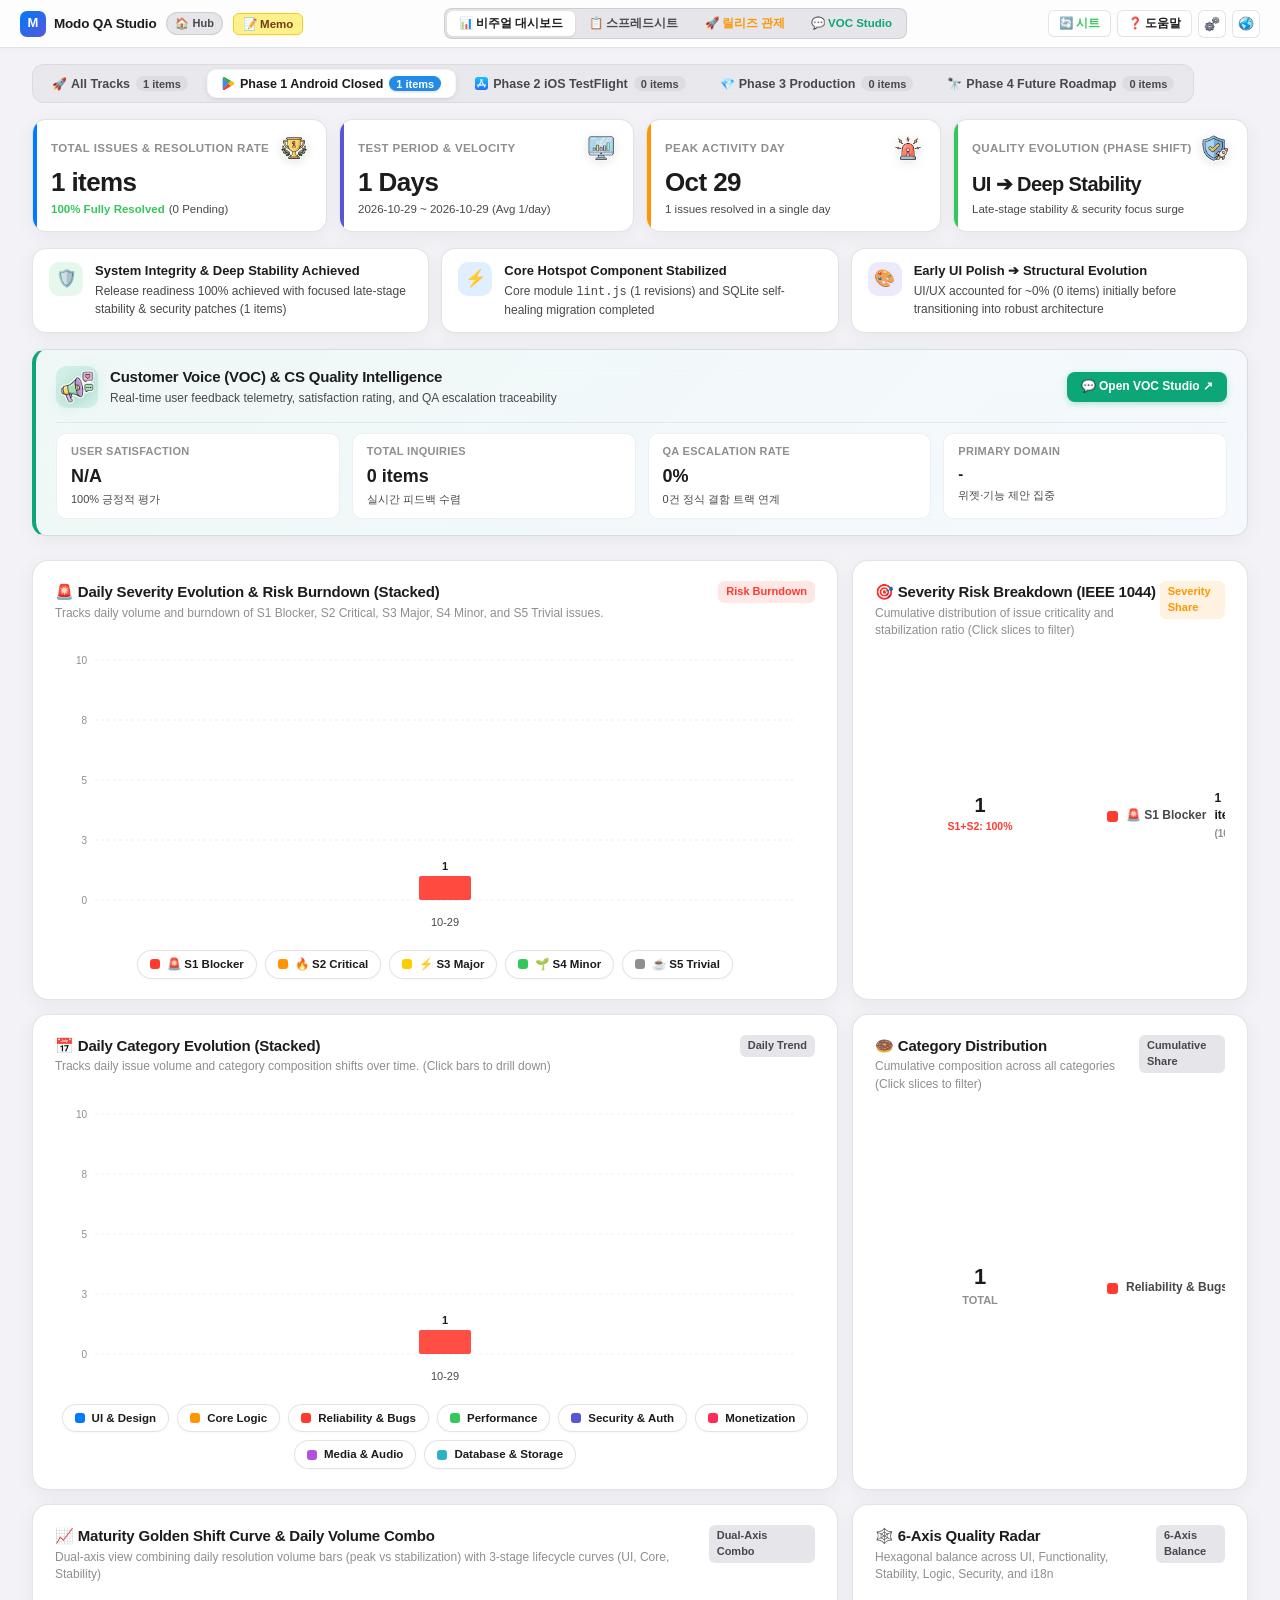
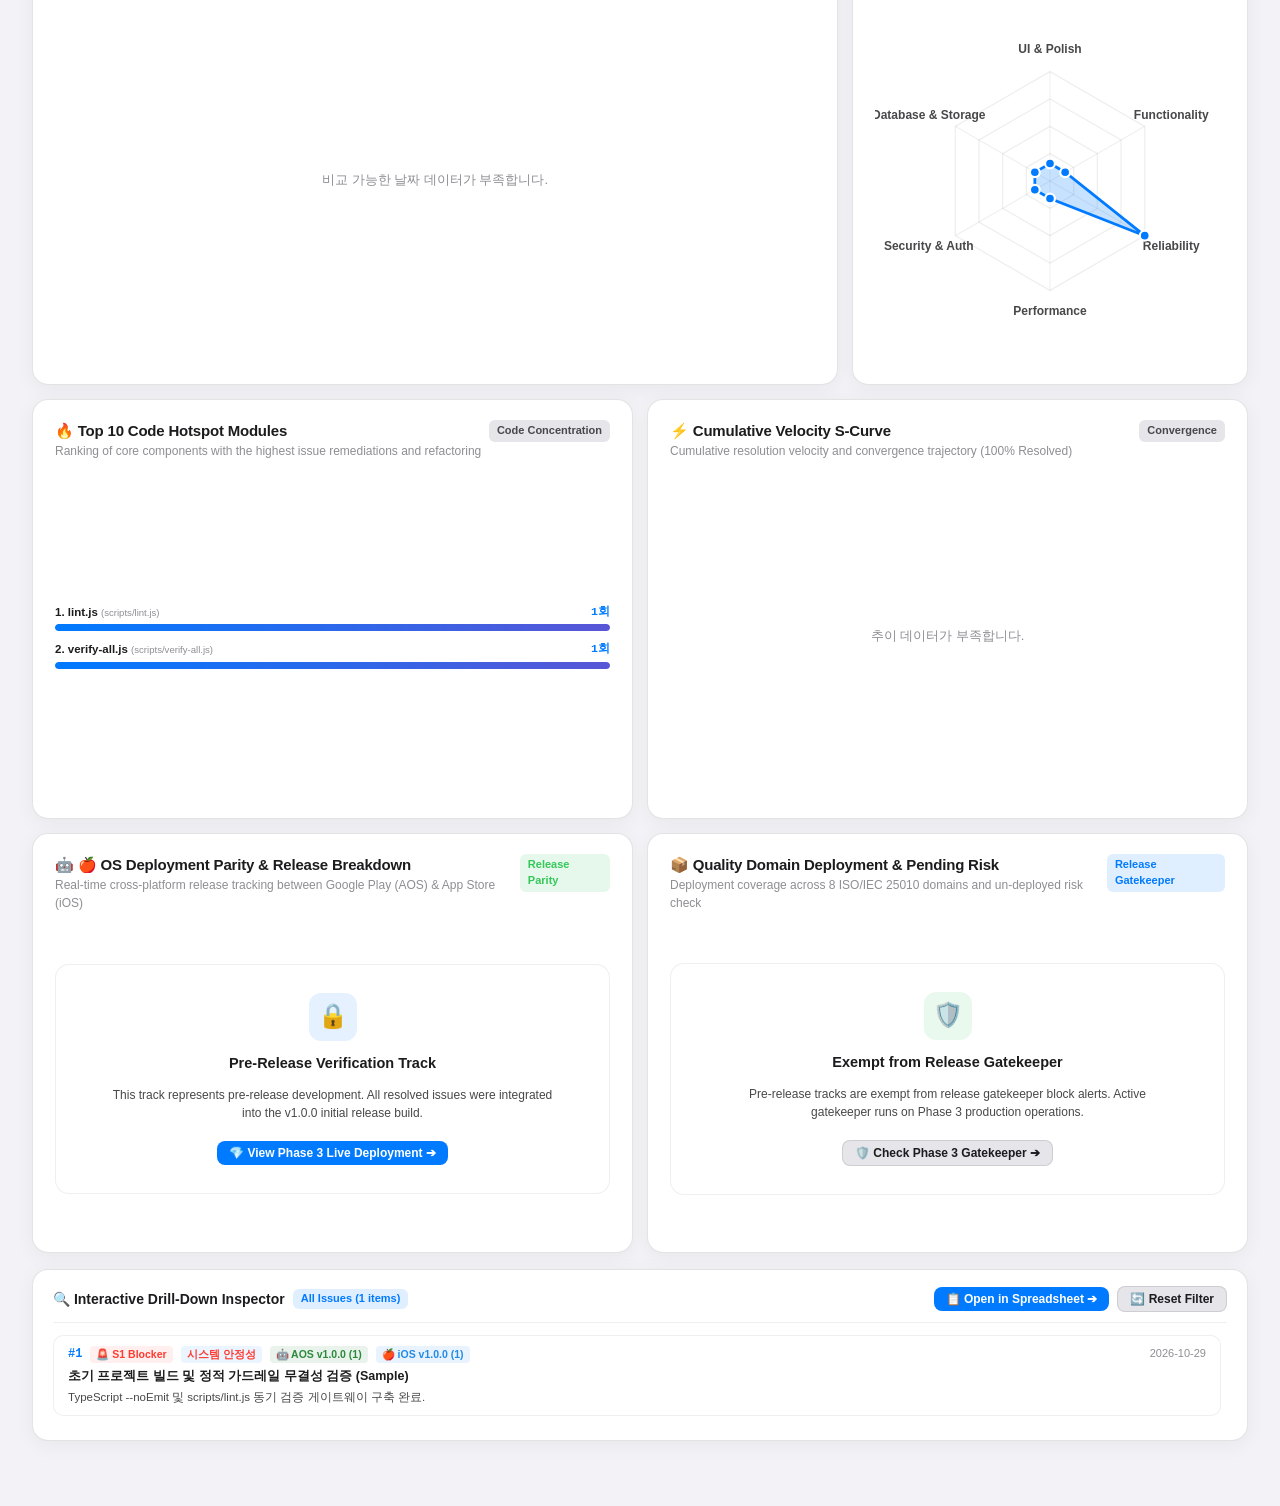
<file: universal-qa-tracker/templates/qa_analytics_dashboard.html>
<!DOCTYPE html>
<html lang="en">
<head>
  <meta charset="UTF-8" />
  <meta name="viewport" content="width=device-width, initial-scale=1.0" />
  <title>Modo — QA Phase Analytics & Trend Intelligence Studio</title>
  <style>
    :root {
      --bg-primary: #F2F2F7;
      --bg-surface: #FFFFFF;
      --bg-card: rgba(255, 255, 255, 0.85);
      --bg-subtle: #E5E5EA;
      --bg-hover: #E9E9EE;
      --text-primary: #1C1C1E;
      --text-secondary: #48484A;
      --text-muted: #8E8E93;
      --border: rgba(60, 60, 67, 0.14);
      --border-subtle: rgba(60, 60, 67, 0.08);
      --card-shadow: 0 4px 20px rgba(0, 0, 0, 0.05);
      --card-hover-shadow: 0 8px 30px rgba(0, 0, 0, 0.09);
      
      /* iOS System Palette */
      --ios-blue: #007AFF;
      --ios-purple: #5856D6;
      --ios-indigo: #5E5CE6;
      --ios-teal: #30B0C7;
      --ios-mint: #00C7BE;
      --ios-green: #34C759;
      --ios-orange: #FF9500;
      --ios-red: #FF3B30;
      --ios-pink: #FF2D55;
      --ios-amber: #FFCC00;

      --font-sans: -apple-system, BlinkMacSystemFont, "Pretendard", "SF Pro Display", "Segoe UI", Roboto, sans-serif;
      --font-mono: "JetBrains Mono", "SF Mono", Menlo, Consolas, monospace;
    }

    [data-theme="dark"] {
      --bg-primary: #000000;
      --bg-surface: #1C1C1E;
      --bg-card: rgba(28, 28, 30, 0.85);
      --bg-subtle: #2C2C2E;
      --bg-hover: #3A3A3C;
      --text-primary: #FFFFFF;
      --text-secondary: #EBEBF5;
      --text-muted: #8E8E93;
      --border: rgba(255, 255, 255, 0.12);
      --border-subtle: rgba(255, 255, 255, 0.06);
      --card-shadow: 0 4px 24px rgba(0, 0, 0, 0.4);
      --card-hover-shadow: 0 10px 36px rgba(0, 0, 0, 0.6);

      --ios-blue: #0A84FF;
      --ios-purple: #5E5CE6;
      --ios-indigo: #6D6BFF;
      --ios-teal: #40C8E0;
      --ios-mint: #63E6E2;
      --ios-green: #30D158;
      --ios-orange: #FF9F0A;
      --ios-red: #FF453A;
      --ios-pink: #FF375F;
      --ios-amber: #FFD60A;
    }

    * { box-sizing: border-box; margin: 0; padding: 0; -webkit-font-smoothing: antialiased; }
    
    body {
      background-color: var(--bg-primary);
      color: var(--text-primary);
      font-family: var(--font-sans);
      font-size: 13px;
      line-height: 1.45;
      padding-bottom: 50px;
    }

    /* Apple HIG Global Navigation Bar */
    .apple-global-nav {
      position: sticky;
      top: 0;
      z-index: 1000;
      display: flex;
      align-items: center;
      justify-content: space-between;
      height: 48px;
      padding: 0 20px;
      background: rgba(255, 255, 255, 0.85);
      backdrop-filter: blur(20px);
      -webkit-backdrop-filter: blur(20px);
      border-bottom: 1px solid var(--border);
      gap: 12px;
      box-shadow: 0 1px 6px rgba(0, 0, 0, 0.03);
    }
    body.dark-mode .apple-global-nav,
    [data-theme="dark"] .apple-global-nav {
      background: rgba(28, 28, 30, 0.85);
    }
    .nav-left {
      display: flex;
      align-items: center;
      gap: 10px;
      flex-shrink: 0;
    }
    .nav-brand-link {
      display: flex;
      align-items: center;
      gap: 8px;
      text-decoration: none;
      color: var(--text-primary);
    }
    .nav-brand-icon {
      width: 26px;
      height: 26px;
      border-radius: 7px;
      background: linear-gradient(135deg, var(--ios-blue) 0%, var(--ios-purple) 100%);
      color: #fff;
      display: flex;
      align-items: center;
      justify-content: center;
      font-weight: 800;
      font-size: 13px;
    }
    .nav-brand-title {
      font-size: 13.5px;
      font-weight: 700;
      letter-spacing: -0.2px;
      color: var(--text-primary);
    }
    .nav-hub-badge {
      font-size: 11px;
      font-weight: 700;
      padding: 3px 8px;
      border-radius: 999px;
      background: var(--bg-subtle);
      border: 1px solid var(--border);
      color: var(--text-secondary);
      text-decoration: none;
      transition: all 0.15s ease;
      display: inline-flex;
      align-items: center;
      gap: 3px;
    }
    .nav-hub-badge:hover {
      background: var(--bg-hover);
      color: var(--ios-blue);
      border-color: var(--ios-blue);
    }
    .nav-view-switcher {
      display: flex;
      background: var(--bg-subtle);
      border: 1px solid var(--border);
      border-radius: 8px;
      padding: 2px;
      gap: 2px;
    }
    .nav-view-tab {
      padding: 4px 12px;
      border-radius: 6px;
      font-size: 11.5px;
      font-weight: 600;
      text-decoration: none;
      color: var(--text-secondary);
      transition: all 0.15s ease;
      display: inline-flex;
      align-items: center;
      gap: 4px;
      white-space: nowrap;
    }
    .nav-view-tab:hover {
      color: var(--text-primary);
    }
    .nav-view-tab.active {
      background: var(--bg-surface);
      color: var(--text-primary);
      font-weight: 700;
      box-shadow: 0 1px 3px rgba(0,0,0,0.08);
    }
    .nav-right {
      display: flex;
      align-items: center;
      gap: 6px;
      flex-shrink: 0;
    }
    .nav-btn-action {
      padding: 5px 10px;
      border-radius: 6px;
      border: 1px solid var(--border);
      background: var(--bg-surface);
      color: var(--text-primary);
      font-size: 11.5px;
      font-weight: 600;
      cursor: pointer;
      display: inline-flex;
      align-items: center;
      gap: 4px;
      transition: all 0.15s ease;
    }
    .nav-btn-action:hover {
      background: var(--bg-hover);
    }
    .nav-btn-sync {
      color: var(--ios-green);
      font-weight: 700;
    }
    .nav-btn-icon {
      width: 28px;
      height: 28px;
      border-radius: 6px;
      border: 1px solid var(--border);
      background: var(--bg-surface);
      color: var(--text-primary);
      font-size: 13px;
      cursor: pointer;
      display: inline-flex;
      align-items: center;
      justify-content: center;
      transition: all 0.15s ease;
    }
    .nav-btn-icon:hover {
      background: var(--bg-hover);
    }
    .settings-menu-container {
      position: relative;
    }
    .settings-popover {
      position: absolute;
      top: calc(100% + 8px);
      right: 0;
      width: 240px;
      background: var(--bg-surface);
      border: 1px solid var(--border);
      border-radius: 12px;
      box-shadow: 0 12px 32px rgba(0, 0, 0, 0.15);
      padding: 10px;
      display: none;
      flex-direction: column;
      gap: 6px;
      z-index: 2000;
      animation: popoverFade 0.15s cubic-bezier(0.16, 1, 0.3, 1);
    }
    .settings-popover.open {
      display: flex;
    }
    @keyframes popoverFade {
      from { opacity: 0; transform: translateY(-4px) scale(0.97); }
      to { opacity: 1; transform: translateY(0) scale(1); }
    }
    .popover-section-title {
      font-size: 10px;
      font-weight: 800;
      color: var(--text-muted);
      text-transform: uppercase;
      letter-spacing: 0.5px;
      padding: 2px 4px;
    }
    .popover-row {
      display: flex;
      align-items: center;
      justify-content: space-between;
      font-size: 11.5px;
      color: var(--text-primary);
      padding: 4px;
      border-radius: 6px;
    }
    .popover-btn {
      padding: 3px 8px;
      border-radius: 5px;
      border: 1px solid var(--border);
      background: var(--bg-subtle);
      color: var(--text-primary);
      font-size: 11px;
      font-weight: 600;
      cursor: pointer;
      white-space: nowrap;
      flex-shrink: 0;
    }
    .popover-btn:hover {
      background: var(--bg-hover);
    }
    .popover-divider {
      height: 1px;
      background: var(--border-subtle);
      margin: 2px 0;
    }
    .popover-link-row {
      display: flex;
      align-items: center;
      justify-content: space-between;
      font-size: 11.5px;
      color: var(--text-primary);
      padding: 5px;
      border-radius: 6px;
      text-decoration: none;
      font-weight: 600;
    }
    .popover-link-row:hover {
      background: var(--bg-hover);
      color: var(--ios-blue);
    }
    .action-pill-btn {
      background: var(--bg-subtle);
      border: 1px solid var(--border);
      color: var(--text-primary);
      padding: 5px 12px;
      border-radius: 8px;
      font-size: 12px;
      font-weight: 600;
      cursor: pointer;
      display: inline-flex;
      align-items: center;
      gap: 6px;
      transition: all 0.15s ease;
    }
    .action-pill-btn:hover {
      background: var(--bg-hover);
    }

    /* Fully Fluid Responsive Dashboard Container */
    .dashboard-wrap {
      width: 100%;
      max-width: 100%;
      margin: 0;
      padding: 16px 32px;
      box-sizing: border-box;
    }
    @media (min-width: 1920px) {
      .dashboard-wrap { padding: 20px 48px; }
    }
    @media (max-width: 768px) {
      .dashboard-wrap { padding: 12px 16px; }
    }

    /* Phase Selector (Apple Native Integrated Segmented Control) */
    .phase-track-bar {
      display: inline-flex;
      align-items: center;
      gap: 4px;
      margin-bottom: 16px;
      padding: 4px;
      background: rgba(0, 0, 0, 0.04);
      border: 1px solid rgba(0, 0, 0, 0.06);
      border-radius: 12px;
      backdrop-filter: blur(16px);
      -webkit-backdrop-filter: blur(16px);
      flex-wrap: nowrap;
      overflow-x: auto;
      -webkit-overflow-scrolling: touch;
      scrollbar-width: none;
      max-width: 100%;
      box-sizing: border-box;
    }
    .phase-track-bar::-webkit-scrollbar {
      display: none;
    }
    [data-theme="dark"] .phase-track-bar {
      background: rgba(255, 255, 255, 0.06);
      border-color: rgba(255, 255, 255, 0.08);
    }
    .phase-tab {
      flex-shrink: 0;
      background: transparent;
      border: 1px solid transparent;
      padding: 6px 14px;
      border-radius: 9px;
      font-size: 12.5px;
      font-weight: 600;
      color: var(--text-secondary);
      cursor: pointer;
      display: inline-flex;
      align-items: center;
      gap: 6px;
      white-space: nowrap;
      user-select: none;
      transition: all 0.2s cubic-bezier(0.16, 1, 0.3, 1);
      box-shadow: none;
      font-family: inherit;
    }
    .phase-tab:hover:not(.active) {
      background: rgba(0, 0, 0, 0.04);
      color: var(--text-primary);
    }
    [data-theme="dark"] .phase-tab:hover:not(.active) {
      background: rgba(255, 255, 255, 0.06);
      color: var(--text-primary);
    }
    .phase-tab.active {
      background: var(--bg-surface, #ffffff);
      color: var(--text-primary);
      font-weight: 700;
      border-color: rgba(0, 0, 0, 0.04);
      box-shadow: 0 2px 8px rgba(0, 0, 0, 0.08), 0 1px 2px rgba(0, 0, 0, 0.04);
    }
    [data-theme="dark"] .phase-tab.active {
      background: rgba(255, 255, 255, 0.16);
      border-color: rgba(255, 255, 255, 0.12);
      color: #ffffff;
      box-shadow: 0 2px 10px rgba(0, 0, 0, 0.35);
    }
    .phase-count-badge {
      background: rgba(0, 0, 0, 0.05);
      color: var(--text-secondary);
      padding: 1.5px 7px;
      border-radius: 999px;
      font-size: 11px;
      font-weight: 700;
      transition: all 0.2s ease;
    }
    [data-theme="dark"] .phase-count-badge {
      background: rgba(255, 255, 255, 0.08);
      color: var(--text-secondary);
    }
    .phase-tab.active .phase-count-badge {
      background: var(--active-track-color, var(--ios-blue));
      color: #FFFFFF;
      box-shadow: 0 1px 3px rgba(0, 0, 0, 0.15);
      font-weight: 800;
    }

    /* Spotlight Card & Micro-Interactions */
    .spotlight-card {
      position: relative;
      overflow: hidden;
    }
    .spotlight-card::after {
      content: '';
      position: absolute;
      top: var(--mouse-y, -1000px);
      left: var(--mouse-x, -1000px);
      width: 350px;
      height: 350px;
      transform: translate(-50%, -50%);
      background: radial-gradient(circle, rgba(0, 122, 255, 0.09) 0%, transparent 70%);
      pointer-events: none;
      border-radius: 50%;
      opacity: 0;
      transition: opacity 0.25s ease;
      z-index: 1;
    }
    .spotlight-card:hover::after {
      opacity: 1;
    }

    /* Executive Auto-Insights Banner */
    .insights-grid {
      display: grid;
      grid-template-columns: repeat(auto-fit, minmax(320px, 1fr));
      gap: 12px;
      margin-bottom: 16px;
    }
    .insight-card {
      background: var(--bg-surface);
      border: 1px solid var(--border);
      border-radius: 14px;
      padding: 13px 16px;
      box-shadow: var(--card-shadow);
      display: flex;
      align-items: flex-start;
      gap: 12px;
      position: relative;
      overflow: hidden;
      transition: all 0.2s cubic-bezier(0.16, 1, 0.3, 1);
    }
    .insight-card:hover {
      transform: translateY(-2px);
      box-shadow: var(--card-hover-shadow);
    }
    .insight-icon-badge {
      width: 34px;
      height: 34px;
      border-radius: 10px;
      display: flex;
      align-items: center;
      justify-content: center;
      font-size: 17px;
      flex-shrink: 0;
      background: var(--bg-subtle);
    }
    .insight-body {
      display: flex;
      flex-direction: column;
      gap: 2px;
    }
    .insight-headline {
      font-size: 13px;
      font-weight: 800;
      color: var(--text-primary);
      display: flex;
      align-items: center;
      gap: 6px;
    }
    .insight-detail {
      font-size: 12px;
      color: var(--text-secondary);
      line-height: 1.45;
    }

    /* Executive KPI Grid */
    .kpi-grid {
      display: grid;
      grid-template-columns: repeat(auto-fit, minmax(240px, 1fr));
      gap: 12px;
      margin-bottom: 16px;
    }
    .kpi-card {
      background: var(--bg-surface);
      border: 1px solid var(--border);
      border-radius: 14px;
      padding: 14px 18px;
      box-shadow: var(--card-shadow);
      position: relative;
      overflow: hidden;
      display: flex;
      flex-direction: column;
      justify-content: space-between;
    }
    .kpi-card::before {
      content: '';
      position: absolute;
      top: 0;
      left: 0;
      width: 4px;
      height: 100%;
      background: var(--kpi-accent, var(--ios-blue));
    }
    .kpi-top {
      display: flex;
      justify-content: space-between;
      align-items: center;
      margin-bottom: 6px;
    }
    .kpi-label {
      font-size: 11.5px;
      font-weight: 700;
      text-transform: uppercase;
      letter-spacing: 0.4px;
      color: var(--text-muted);
    }
    .kpi-icon {
      font-size: 16px;
      display: inline-flex;
      align-items: center;
      justify-content: center;
    }
    .kpi-sticker-img {
      width: 28px;
      height: 28px;
      object-fit: contain;
      filter: drop-shadow(0 2px 5px rgba(0, 0, 0, 0.1));
      transition: transform 0.2s ease;
    }
    .kpi-card:hover .kpi-sticker-img {
      transform: scale(1.15) rotate(3deg);
    }
    .voc-exec-sticker-img {
      width: 36px;
      height: 36px;
      object-fit: contain;
      filter: drop-shadow(0 3px 8px rgba(12, 166, 120, 0.25));
      transition: transform 0.2s ease;
    }
    .voc-exec-card:hover .voc-exec-sticker-img {
      transform: scale(1.12) rotate(-4deg);
    }
    .kpi-value {
      font-size: 26px;
      font-weight: 900;
      letter-spacing: -0.6px;
      color: var(--text-primary);
      line-height: 1.1;
      margin-bottom: 4px;
    }
    .kpi-sub {
      font-size: 11.5px;
      color: var(--text-secondary);
      display: flex;
      align-items: center;
      gap: 4px;
    }

    /* Charts Grid */
    .charts-grid {
      display: grid;
      grid-template-columns: repeat(12, 1fr);
      gap: 14px;
      margin-bottom: 16px;
    }
    .chart-panel {
      background: var(--bg-surface);
      border: 1px solid var(--border);
      border-radius: 16px;
      padding: 20px 22px;
      box-shadow: var(--card-shadow);
      display: flex;
      flex-direction: column;
      position: relative;
      min-height: 420px;
    }
    .chart-panel.span-12 { grid-column: span 12; }
    .chart-panel.span-8 { grid-column: span 8; }
    .chart-panel.span-7 { grid-column: span 7; }
    .chart-panel.span-6 { grid-column: span 6; }
    .chart-panel.span-5 { grid-column: span 5; }
    .chart-panel.span-4 { grid-column: span 4; }

    @media (max-width: 1024px) {
      .chart-panel.span-8,
      .chart-panel.span-7,
      .chart-panel.span-6,
      .chart-panel.span-5,
      .chart-panel.span-4 {
        grid-column: span 12;
      }
    }

    .panel-header {
      display: flex;
      justify-content: space-between;
      align-items: flex-start;
      margin-bottom: 14px;
    }
    .panel-title-area {
      display: flex;
      flex-direction: column;
      gap: 2px;
    }
    .panel-title {
      font-size: 15px;
      font-weight: 800;
      letter-spacing: -0.2px;
      display: flex;
      align-items: center;
      gap: 8px;
    }
    .panel-subtitle {
      font-size: 12px;
      color: var(--text-muted);
    }
    .panel-badge {
      font-size: 11px;
      font-weight: 700;
      padding: 3px 8px;
      border-radius: 6px;
      background: var(--bg-subtle);
      color: var(--text-secondary);
    }

    /* Chart Canvas / SVG Container (Centered for all SVG charts) */
    .chart-stage {
      flex: 1;
      width: 100%;
      height: 100%;
      position: relative;
      display: flex;
      flex-direction: column;
      align-items: center;
      justify-content: center;
    }
    .chart-stage > svg {
      margin: 0 auto;
      display: block;
    }
    .chart-stage.row-layout {
      flex-direction: row;
      align-items: center;
      justify-content: center;
    }

    /* Refined Figma & iOS Style Legend Chips */
    .chart-legend-wrap {
      display: flex;
      align-items: center;
      justify-content: center;
      gap: 8px;
      margin-top: 14px;
      flex-wrap: wrap;
      width: 100%;
    }
    .legend-chip {
      display: inline-flex;
      align-items: center;
      gap: 7px;
      padding: 5px 12px;
      border-radius: 999px;
      background: var(--bg-card);
      border: 1px solid var(--border);
      font-size: 11.5px;
      font-weight: 700;
      color: var(--text-primary);
      box-shadow: 0 1px 3px rgba(0,0,0,0.03);
      white-space: nowrap;
      transition: all 0.15s ease;
      cursor: pointer;
    }
    .legend-chip:hover {
      background: var(--bg-hover);
      border-color: var(--border-subtle);
      transform: translateY(-1px);
    }
    .legend-indicator {
      width: 10px;
      height: 10px;
      border-radius: 3px;
      flex-shrink: 0;
    }
    .legend-line-indicator {
      width: 16px;
      height: 3.5px;
      border-radius: 2px;
      flex-shrink: 0;
    }

    /* Milestone Chips Bar (Combo Chart) */
    .milestone-chips-bar {
      display: flex;
      align-items: stretch;
      gap: 8px;
      width: 100%;
      margin-bottom: 12px;
      overflow-x: auto;
      padding-bottom: 4px;
    }
    .milestone-chip {
      flex: 1;
      min-width: 130px;
      padding: 8px 10px;
      border-radius: 10px;
      background: var(--bg-card);
      border: 1px solid var(--border);
      display: flex;
      flex-direction: column;
      gap: 3px;
      cursor: pointer;
      transition: all 0.18s ease;
      text-align: left;
    }
    .milestone-chip:hover {
      background: var(--bg-hover);
      border-color: var(--border-subtle);
      transform: translateY(-1px);
      box-shadow: 0 4px 12px rgba(0,0,0,0.06);
    }
    .milestone-chip.active-peak {
      border-color: rgba(255, 149, 0, 0.5);
      background: rgba(255, 149, 0, 0.06);
    }
    [data-theme="dark"] .milestone-chip.active-peak {
      background: rgba(255, 149, 0, 0.14);
    }
    .m-chip-header {
      display: flex;
      align-items: center;
      gap: 5px;
      font-size: 11.5px;
      font-weight: 800;
      color: var(--text-primary);
    }
    .m-chip-meta {
      font-size: 10px;
      color: var(--text-muted);
      white-space: nowrap;
    }

    /* Phase Drilldown Banner */
    .phase-drilldown-banner {
      padding: 12px 14px;
      margin-bottom: 12px;
      background: var(--bg-card);
      border: 1px solid var(--border);
      border-left: 4px solid var(--ios-blue);
      border-radius: 8px;
      box-shadow: 0 2px 8px rgba(0,0,0,0.03);
    }

    /* Interactive Tooltip */
    .chart-tooltip {
      position: absolute;
      background: rgba(28, 28, 30, 0.95);
      backdrop-filter: blur(10px);
      color: #FFF;
      padding: 8px 12px;
      border-radius: 8px;
      font-size: 11.5px;
      pointer-events: none;
      z-index: 200;
      box-shadow: 0 4px 16px rgba(0,0,0,0.25);
      border: 1px solid rgba(255,255,255,0.15);
      opacity: 0;
      transition: opacity 0.12s ease;
      white-space: nowrap;
    }

    /* Custom SVG Styling */
    svg text {
      font-family: var(--font-sans);
      user-select: none;
    }

    /* Drilldown Issue List Drawer */
    .drilldown-panel {
      background: var(--bg-surface);
      border: 1px solid var(--border);
      border-radius: 16px;
      padding: 16px 20px;
      box-shadow: var(--card-shadow);
      margin-top: 14px;
    }
    .drilldown-header {
      display: flex;
      justify-content: space-between;
      align-items: center;
      margin-bottom: 12px;
      padding-bottom: 10px;
      border-bottom: 1px solid var(--border-subtle);
    }
    .drilldown-title {
      font-size: 14px;
      font-weight: 800;
      display: flex;
      align-items: center;
      gap: 8px;
    }
    .drilldown-filter-tag {
      font-size: 11px;
      font-weight: 700;
      background: rgba(0, 122, 255, 0.12);
      color: var(--ios-blue);
      padding: 2px 8px;
      border-radius: 6px;
    }
    .issue-mini-card {
      background: var(--bg-card);
      border: 1px solid var(--border-subtle);
      border-radius: 10px;
      padding: 10px 14px;
      margin-bottom: 8px;
      display: flex;
      flex-direction: column;
      gap: 4px;
      transition: background 0.15s ease;
    }
    .issue-mini-card:hover {
      background: var(--bg-hover);
    }
    .issue-mini-top {
      display: flex;
      align-items: center;
      gap: 8px;
      font-size: 12px;
    }
    .issue-badge-id {
      font-family: var(--font-mono);
      font-weight: 800;
      color: var(--ios-blue);
    }
    .issue-cat-chip {
      font-size: 10.5px;
      font-weight: 700;
      padding: 1px 6px;
      border-radius: 4px;
      background: var(--bg-subtle);
      color: var(--text-secondary);
    }
    .issue-mini-title {
      font-weight: 700;
      font-size: 12.5px;
      color: var(--text-primary);
    }
    .issue-mini-solution {
      font-size: 11.5px;
      color: var(--text-secondary);
      line-height: 1.4;
    }

    /* Scrollbars */
    ::-webkit-scrollbar { width: 6px; height: 6px; }
    ::-webkit-scrollbar-track { background: transparent; }
    ::-webkit-scrollbar-thumb { background: var(--border); border-radius: 999px; }
    ::-webkit-scrollbar-thumb:hover { background: var(--text-muted); }

    /* Severity Guide Modal (IEEE 1044 / ISTQB) */
    .guide-modal-overlay {
      position: fixed;
      inset: 0;
      z-index: 9999;
      background: rgba(0, 0, 0, 0.55);
      backdrop-filter: blur(4px);
      -webkit-backdrop-filter: blur(4px);
      display: flex;
      align-items: center;
      justify-content: center;
      opacity: 0;
      visibility: hidden;
      transition: opacity 0.2s ease, visibility 0.2s ease;
      padding: 16px;
    }
    .guide-modal-overlay.active {
      opacity: 1;
      visibility: visible;
    }
    .guide-modal-card {
      background: var(--bg-surface);
      border: 1px solid var(--border);
      border-radius: 12px;
      width: 100%;
      max-width: 680px;
      max-height: 90vh;
      display: flex;
      flex-direction: column;
      box-shadow: 0 20px 40px rgba(0, 0, 0, 0.25);
      transform: scale(0.96) translateY(8px);
      transition: transform 0.2s cubic-bezier(0.16, 1, 0.3, 1);
      overflow: hidden;
    }
    .guide-modal-overlay.active .guide-modal-card {
      transform: scale(1) translateY(0);
    }
    .guide-modal-header {
      display: flex;
      align-items: flex-start;
      justify-content: space-between;
      padding: 14px 18px 12px;
      border-bottom: 1px solid var(--border);
      background: var(--bg-subtle);
    }
    .guide-modal-title-wrap {
      display: flex;
      flex-direction: column;
      gap: 3px;
    }
    .guide-modal-title {
      font-size: 15px;
      font-weight: 800;
      color: var(--text-primary);
      display: flex;
      align-items: center;
      gap: 8px;
    }
    .guide-modal-subtitle {
      font-size: 12px;
      color: var(--text-secondary);
      line-height: 1.35;
    }
    .guide-modal-close-btn {
      background: transparent;
      border: none;
      color: var(--text-muted);
      font-size: 16px;
      width: 28px;
      height: 28px;
      border-radius: 6px;
      cursor: pointer;
      display: flex;
      align-items: center;
      justify-content: center;
      transition: all 0.15s ease;
      flex-shrink: 0;
    }
    .guide-modal-close-btn:hover {
      background: var(--bg-hover);
      color: var(--text-primary);
    }
    .guide-modal-body {
      padding: 14px 18px;
      overflow-y: auto;
      display: flex;
      flex-direction: column;
      gap: 10px;
      scrollbar-width: thin;
    }
    .guide-modal-body::-webkit-scrollbar {
      width: 5px;
    }
    .guide-modal-body::-webkit-scrollbar-thumb {
      background: var(--border);
      border-radius: 4px;
    }
    .guide-modal-row {
      display: flex;
      align-items: flex-start;
      gap: 12px;
      padding: 10px 12px;
      border-radius: 8px;
      background: var(--bg-primary);
      border: 1px solid var(--border-subtle);
      transition: border-color 0.15s ease, background 0.15s ease;
    }
    .guide-modal-row:hover {
      border-color: var(--border);
      background: var(--bg-subtle);
    }
    .guide-badge-col {
      display: flex;
      flex-direction: column;
      gap: 4px;
      min-width: 105px;
      flex-shrink: 0;
    }
    .guide-badge-col .sev-badge {
      font-size: 11px;
      padding: 3px 8px;
      font-weight: 700;
      text-align: center;
      display: inline-block;
      width: fit-content;
      border-radius: 6px;
    }
    .guide-sla-tag {
      font-size: 10px;
      font-weight: 600;
      color: var(--text-muted);
      letter-spacing: 0.2px;
    }
    .guide-text-col {
      flex: 1;
      min-width: 0;
    }
    .guide-text-title {
      font-size: 12.5px;
      font-weight: 700;
      color: var(--text-primary);
      margin-bottom: 3px;
    }
    .guide-text-desc {
      font-size: 11.5px;
      color: var(--text-secondary);
      line-height: 1.45;
      word-break: keep-all;
    }
    .guide-modal-footer {
      display: flex;
      align-items: center;
      justify-content: space-between;
      padding: 10px 18px;
      border-top: 1px solid var(--border);
      background: var(--bg-subtle);
      gap: 12px;
    }
    .guide-footer-tip {
      font-size: 11.5px;
      color: var(--text-muted);
      line-height: 1.35;
      flex: 1;
    }
    .guide-btn-gotit {
      padding: 6px 14px;
      border-radius: 6px;
      font-size: 12px;
      font-weight: 700;
      background: var(--accent);
      color: #fff;
      border: none;
      cursor: pointer;
      flex-shrink: 0;
      transition: opacity 0.15s ease;
    }
    /* Customer Voice (VOC) & CS Quality Executive Card */
    .voc-executive-banner {
      margin-bottom: 24px;
    }
    .voc-exec-card {
      background: linear-gradient(135deg, rgba(12, 166, 120, 0.06) 0%, rgba(0, 122, 255, 0.03) 100%), var(--bg-card);
      border: 1px solid var(--border);
      border-left: 4px solid #0CA678;
      border-radius: 14px;
      padding: 16px 20px;
      backdrop-filter: blur(16px);
      -webkit-backdrop-filter: blur(16px);
      box-shadow: var(--card-shadow);
      display: flex;
      flex-direction: column;
      gap: 14px;
      transition: all 0.2s ease;
    }
    .voc-exec-card:hover {
      box-shadow: var(--card-hover-shadow);
      border-color: rgba(12, 166, 120, 0.4);
    }
    .voc-exec-header {
      display: flex;
      align-items: center;
      justify-content: space-between;
      flex-wrap: wrap;
      gap: 12px;
    }
    .voc-exec-badge-wrap {
      display: flex;
      align-items: center;
      gap: 12px;
    }
    .voc-exec-icon {
      font-size: 24px;
      width: 42px;
      height: 42px;
      border-radius: 10px;
      background: rgba(12, 166, 120, 0.12);
      display: flex;
      align-items: center;
      justify-content: center;
      flex-shrink: 0;
    }
    .voc-exec-title {
      font-size: 15px;
      font-weight: 800;
      color: var(--text-primary);
      margin: 0;
      letter-spacing: -0.2px;
    }
    .voc-exec-subtitle {
      font-size: 12px;
      color: var(--text-secondary);
      margin: 2px 0 0 0;
    }
    .voc-exec-actions {
      display: flex;
      align-items: center;
      gap: 8px;
    }
    .voc-exec-link-btn {
      display: inline-flex;
      align-items: center;
      gap: 6px;
      padding: 6px 14px;
      border-radius: 8px;
      background: #0CA678;
      color: #FFFFFF;
      text-decoration: none;
      font-size: 12px;
      font-weight: 700;
      box-shadow: 0 2px 6px rgba(12, 166, 120, 0.3);
      transition: all 0.15s ease;
    }
    .voc-exec-link-btn:hover {
      background: #099268;
      transform: translateY(-1px);
      box-shadow: 0 4px 10px rgba(12, 166, 120, 0.4);
    }
    .voc-exec-metrics {
      display: grid;
      grid-template-columns: repeat(4, 1fr);
      gap: 12px;
      padding-top: 10px;
      border-top: 1px solid var(--border-subtle);
    }
    @media (max-width: 900px) {
      .voc-exec-metrics {
        grid-template-columns: repeat(2, 1fr);
      }
    }
    @media (max-width: 540px) {
      .voc-exec-metrics {
        grid-template-columns: 1fr;
      }
    }
    .voc-metric-item {
      display: flex;
      flex-direction: column;
      gap: 3px;
      background: var(--bg-surface);
      padding: 10px 14px;
      border-radius: 10px;
      border: 1px solid var(--border-subtle);
    }
    .voc-metric-label {
      font-size: 11px;
      font-weight: 700;
      color: var(--text-muted);
      text-transform: uppercase;
      letter-spacing: 0.3px;
    }
    .voc-metric-value {
      font-size: 18px;
      font-weight: 800;
      color: var(--text-primary);
      font-family: var(--font-sans);
    }
    .voc-metric-sub {
      font-size: 11px;
      color: var(--text-secondary);
    }
  </style>
</head>
<body>

  <!-- Apple Global Navigation Bar -->
  <header class="apple-global-nav">
    <div class="nav-left">
      <a href="index.html" class="nav-brand-link" title="Modo QA Hub">
        <div class="nav-brand-icon">M</div>
        <span class="nav-brand-title">Modo QA Studio</span>
      </a>
      <a href="index.html" class="nav-hub-badge">🏠 Hub</a>
      <button type="button" class="nav-memo-btn" onclick="window.QA_MEMO ? window.QA_MEMO.toggle() : null" title="임시 메모장 / Scratchpad"><span data-i18n="navMemo">📝 메모</span></button>
    </div>

    <!-- Apple Segmented Navigation Switcher -->
    <nav class="nav-view-switcher">
      <a href="qa_analytics_dashboard.html" class="nav-view-tab active">📊 비주얼 대시보드</a>
      <a href="qa_spreadsheet.html" class="nav-view-tab">📋 스프레드시트</a>
      <a href="ops_release_dashboard.html" class="nav-view-tab" style="color:var(--ios-orange);">🚀 릴리즈 관제</a>
      <a href="voc_dashboard.html" class="nav-view-tab" style="color:#0CA678;">💬 VOC Studio</a>
    </nav>

    <div class="nav-right">
      <button class="nav-btn-action nav-btn-sync" onclick="window.location.href='qa_spreadsheet.html'" title="스프레드시트 동기화">🔄 시트</button>
      <button class="nav-btn-action" onclick="toggleSeverityGuideModal(true)" id="btnHelpGuide" title="도움말 및 결함 분류 가이드">❓ 도움말</button>
      
      <!-- Settings Dropdown Container -->
      <div class="settings-menu-container">
        <button class="nav-btn-icon" id="btnSettingsMenu" onclick="window.toggleSettingsPopover()" title="설정 및 도구"><img src="assets/icons/icon_gear.webp" style="width:16px; height:16px; object-fit:contain;" alt="Settings" /></button>
        
        <!-- Apple Frosted Settings Popover Card -->
        <div class="settings-popover" id="settingsPopover">
          <div class="popover-section-title">외관 &amp; 언어</div>
          <div class="popover-row">
            <span>테마 전환</span>
            <button class="popover-btn" onclick="toggleTheme()" id="themeBtn">🌓 테마 토글</button>
          </div>
          <div class="popover-row">
            <span>표시 언어</span>
            <button class="popover-btn qa-lang-btn" onclick="window.QA_I18N.toggleLang()">🌐 EN/KO</button>
          </div>

          <div class="popover-divider"></div>
          <div class="popover-section-title" data-i18n="appProfileSectionTitle">앱 &amp; 공식 스토어</div>
          <div class="popover-row">
            <span data-i18n="appProfileRowTitle">앱 정보 &amp; 스토어 링크</span>
            <button class="popover-btn" onclick="window.openAppProfileModal()">📱 상세 정보 ↗</button>
          </div>

          <div class="popover-divider"></div>
          <div class="popover-section-title">데이터 &amp; 내보내기</div>
          <div class="popover-row">
            <span>구글 스프레드시트</span>
            <button class="popover-btn" onclick="openGoogleSheet()">📊 열기 ↗</button>
          </div>
          <div class="popover-row">
            <span>CSV 내보내기</span>
            <button class="popover-btn" onclick="exportFilteredCSV()"><img src="assets/icons/icon_copy_clipboard.webp" style="width:12px; height:12px; object-fit:contain; vertical-align:-2px; margin-right:2px;" alt="CSV" /> CSV</button>
          </div>
          <div class="popover-row">
            <span>AI Context JSON</span>
            <button class="popover-btn" onclick="exportAnalyticsJSON()">🤖 JSON</button>
          </div>
          <div class="popover-row">
            <span>화면 인쇄 / PDF</span>
            <button class="popover-btn" onclick="window.print()">🖨️ 인쇄</button>
          </div>

          <div class="popover-divider"></div>
          <div class="popover-section-title">문서 &amp; 가이드</div>
          <a href="google_sheets_voc_setup_guide.html" class="popover-link-row">
            <span>📖 구글 시트 연동 가이드</span>
            <span class="popover-arrow">↗</span>
          </a>
        </div>
      </div>

      <!-- Official Website Direct Link Button -->
      <button class="nav-btn-icon" id="btnOfficialWeb" onclick="window.openOfficialWebsite()" data-i18n-title="officialWebBtnTitle" title="공식 웹사이트 바로가기 / Official Website" aria-label="Official Website"><img src="assets/icons/icon_globe.webp" style="width:16px; height:16px; object-fit:contain;" alt="Web" /></button>
    </div>
  </header>

  <!-- Main Container -->
  <main class="dashboard-wrap">
    
    <!-- Phase Track Selector Bar -->
    <div class="phase-track-bar" id="phaseTrackBar">
      <!-- Injected via JavaScript from MODO_QA_MANIFEST -->
    </div>

    <!-- Executive KPI Grid -->
    <section class="kpi-grid" id="kpiGrid">
      <div class="kpi-card spotlight-card" style="--kpi-accent: var(--ios-blue);">
        <div class="kpi-top">
          <span class="kpi-label" data-i18n="kpiResolvedRateTitle">Total Issues & Resolution Rate</span>
          <span class="kpi-icon"><img src="assets/icons/icon_trophy.webp" class="kpi-sticker-img" alt="Resolution" /></span>
        </div>
        <div class="kpi-value" id="kpiTotalCount">287 items</div>
        <div class="kpi-sub" id="kpiResolvedSub">
          <span style="color:var(--ios-green); font-weight:800;">100% Fully Resolved</span> (0 Pending)
        </div>
      </div>

      <div class="kpi-card spotlight-card" style="--kpi-accent: var(--ios-purple);">
        <div class="kpi-top">
          <span class="kpi-label" data-i18n="kpiPeriodTitle">Test Period & Velocity</span>
          <span class="kpi-icon"><img src="assets/icons/icon_dashboard.webp" class="kpi-sticker-img" alt="Velocity" /></span>
        </div>
        <div class="kpi-value" id="kpiDateRange">7일간</div>
        <div class="kpi-sub" id="kpiDateDesc">
          2026.08.28 ~ 09.03 (일평균 39건)
        </div>
      </div>

      <div class="kpi-card spotlight-card" style="--kpi-accent: var(--ios-orange);">
        <div class="kpi-top">
          <span class="kpi-label" data-i18n="kpiPeakTitle">Peak Activity Day</span>
          <span class="kpi-icon"><img src="assets/icons/icon_siren.webp" class="kpi-sticker-img" alt="Peak" /></span>
        </div>
        <div class="kpi-value" id="kpiPeakDay">9월 1일</div>
        <div class="kpi-sub" id="kpiPeakCount">
          하루 동안 88건 집중 수렴 & 해결
        </div>
      </div>

      <div class="kpi-card spotlight-card" style="--kpi-accent: var(--ios-green);">
        <div class="kpi-top">
          <span class="kpi-label" data-i18n="kpiShiftTitle">Quality Evolution (Phase Shift)</span>
          <span class="kpi-icon"><img src="assets/icons/icon_shield.webp" class="kpi-sticker-img" alt="Evolution" /></span>
        </div>
        <div class="kpi-value" style="font-size:20px; margin-top:4px;" id="kpiShiftLabel">UI ➔ 딥 안정성</div>
        <div class="kpi-sub" id="kpiShiftDesc">
          후기 시스템 안정성/보안 비중 급상승
        </div>
      </div>
    </section>

    <!-- Executive Auto-Insights Banner Section -->
    <section class="insights-grid" id="insightsGrid">
      <!-- Injected dynamically from data -->
    </section>

    <!-- VOC Intelligence & Customer Voice Executive Overview -->
    <section class="voc-executive-banner" id="vocExecutiveBanner">
      <div class="voc-exec-card">
        <div class="voc-exec-header">
          <div class="voc-exec-badge-wrap">
            <span class="voc-exec-icon"><img src="assets/icons/icon_voc.webp" class="voc-exec-sticker-img" alt="VOC" /></span>
            <div>
              <h3 class="voc-exec-title" data-i18n="vocExecTitle">고객의 소리 (VOC) &amp; CS 품질 인텔리전스</h3>
              <p class="voc-exec-subtitle" data-i18n="vocExecSubtitle">실시간 유저 피드백 수렴, 앱 만족도 지표 및 QA 결함 승격 추적</p>
            </div>
          </div>
          <div class="voc-exec-actions">
            <a href="voc_dashboard.html" class="voc-exec-link-btn" data-i18n="vocExecOpenStudio">
              💬 VOC Studio 열기 ↗
            </a>
          </div>
        </div>
        <div class="voc-exec-metrics">
          <div class="voc-metric-item">
            <span class="voc-metric-label" data-i18n="vocMetricRating">평균 만족도 (Rating)</span>
            <div class="voc-metric-value" id="vocAvgRating">⭐ 5.0 / 5.0</div>
            <span class="voc-metric-sub" id="vocRatingSub">100% 긍정적 평가</span>
          </div>
          <div class="voc-metric-item">
            <span class="voc-metric-label" data-i18n="vocMetricTotal">수집된 VOC 전체</span>
            <div class="voc-metric-value" id="vocTotalCount">2건</div>
            <span class="voc-metric-sub" id="vocTotalSub">실시간 피드백 수렴</span>
          </div>
          <div class="voc-metric-item">
            <span class="voc-metric-label" data-i18n="vocMetricEscalation">QA 결함 승격률</span>
            <div class="voc-metric-value" id="vocEscalationRate">0%</div>
            <span class="voc-metric-sub" id="vocEscalationSub">0건 정식 결함 트랙 연계</span>
          </div>
          <div class="voc-metric-item">
            <span class="voc-metric-label" data-i18n="vocMetricCategory">주요 건의 도메인</span>
            <div class="voc-metric-value" id="vocTopCategory" style="font-size:15px;">💡 기능 제안 (100%)</div>
            <span class="voc-metric-sub" id="vocCategorySub">위젯·기능 제안 집중</span>
          </div>
        </div>
      </div>
    </section>

    <!-- Visual Charts Grid (Figma & iOS High Density Layout) -->
    <div class="charts-grid">
      
      <!-- Chart 0A: Daily Severity Evolution & Risk Burndown (Span 8) -->
      <section class="chart-panel span-8">
        <div class="panel-header">
          <div class="panel-title-area">
            <h2 class="panel-title" data-i18n="chartSevEvolutionTitle">🚨 Daily Severity Evolution & Risk Burndown (Stacked)</h2>
            <p class="panel-subtitle" data-i18n="chartSevEvolutionSubtitle">Tracks daily volume and burndown of S1 Blocker, S2 Critical, S3 Major, S4 Minor, and S5 Trivial issues.</p>
          </div>
          <span class="panel-badge" style="background:rgba(255, 59, 48, 0.12); color:var(--ios-red);" data-i18n="chartSevEvolutionBadge">Risk Burndown</span>
        </div>
        <div class="chart-stage" id="severityStackedStage">
          <!-- Rendered via SVG -->
        </div>
      </section>

      <!-- Chart 0B: Severity Risk Breakdown Donut (Span 4) -->
      <section class="chart-panel span-4">
        <div class="panel-header">
          <div class="panel-title-area">
            <h2 class="panel-title" data-i18n="chartSevDonutTitle">🎯 Severity Risk Breakdown (IEEE 1044)</h2>
            <p class="panel-subtitle" data-i18n="chartSevDonutSubtitle">Cumulative distribution of issue criticality and stabilization ratio (Click slices to filter)</p>
          </div>
          <span class="panel-badge" style="background:rgba(255, 149, 0, 0.12); color:var(--ios-orange);" data-i18n="chartSevDonutBadge">Severity Share</span>
        </div>
        <div class="chart-stage" id="severityDonutStage">
          <!-- Rendered via SVG -->
        </div>
      </section>

      <!-- Chart 1: Daily Stacked Evolution Bar Chart (Span 8) -->
      <section class="chart-panel span-8">
        <div class="panel-header">
          <div class="panel-title-area">
            <h2 class="panel-title" data-i18n="chart1Title">📅 Daily Category Evolution (Stacked)</h2>
            <p class="panel-subtitle" data-i18n="chart1Subtitle">Tracks daily issue volume and category composition shifts over time. (Click bars to drill down)</p>
          </div>
          <span class="panel-badge" data-i18n="chart1Badge">Daily Trend</span>
        </div>
        <div class="chart-stage" id="dailyStackedStage">
          <!-- Rendered via SVG -->
        </div>
      </section>

      <!-- Chart 2: Category Breakdown Donut (Span 4) -->
      <section class="chart-panel span-4">
        <div class="panel-header">
          <div class="panel-title-area">
            <h2 class="panel-title" data-i18n="chart2Title">🍩 Category Distribution</h2>
            <p class="panel-subtitle" data-i18n="chart2Subtitle">Cumulative composition across all categories (Click slices to filter)</p>
          </div>
          <span class="panel-badge" data-i18n="chart2Badge">Cumulative Share</span>
        </div>
        <div class="chart-stage" id="categoryDonutStage">
          <!-- Rendered via SVG -->
        </div>
      </section>

      <!-- Chart 3: Golden Maturity Curve Shift (Span 8) -->
      <section class="chart-panel span-8">
        <div class="panel-header">
          <div class="panel-title-area">
            <h2 class="panel-title" data-i18n="chart3Title">📈 Maturity Golden Shift Curve</h2>
            <p class="panel-subtitle" data-i18n="chart3Subtitle">Evolution trajectory from early UI polish to functional peak and deep system stability</p>
          </div>
          <span class="panel-badge" data-i18n="chart3Badge">Quality Lifecycle</span>
        </div>
        <div class="chart-stage" id="maturityCurveStage">
          <!-- Rendered via SVG -->
        </div>
      </section>

      <!-- Chart 4: Hexagonal Quality Radar Index (Span 4) -->
      <section class="chart-panel span-4">
        <div class="panel-header">
          <div class="panel-title-area">
            <h2 class="panel-title" data-i18n="chart4Title">🕸️ 6-Axis Quality Radar</h2>
            <p class="panel-subtitle" data-i18n="chart4Subtitle">Hexagonal balance across UI, Functionality, Stability, Logic, Security, and i18n</p>
          </div>
          <span class="panel-badge" data-i18n="chart4Badge">6-Axis Balance</span>
        </div>
        <div class="chart-stage" id="radarStage">
          <!-- Rendered via SVG -->
        </div>
      </section>

      <!-- Chart 5: Top 10 Code Hotspot Modules (Span 6) -->
      <section class="chart-panel span-6">
        <div class="panel-header">
          <div class="panel-title-area">
            <h2 class="panel-title" data-i18n="chart5Title">🔥 Top 10 Code Hotspot Modules</h2>
            <p class="panel-subtitle" data-i18n="chart5Subtitle">Ranking of core components with the highest issue remediations and refactoring</p>
          </div>
          <span class="panel-badge" data-i18n="chart5Badge">Code Concentration</span>
        </div>
        <div class="chart-stage" id="hotspotStage">
          <!-- Rendered via SVG -->
        </div>
      </section>

      <!-- Chart 6: Cumulative Burndown & Velocity (Span 6) -->
      <section class="chart-panel span-6">
        <div class="panel-header">
          <div class="panel-title-area">
            <h2 class="panel-title" data-i18n="chart6Title">⚡ Cumulative Velocity S-Curve</h2>
            <p class="panel-subtitle" data-i18n="chart6Subtitle">Cumulative resolution velocity and convergence trajectory (100% Resolved)</p>
          </div>
          <span class="panel-badge" data-i18n="chart6Badge">Convergence</span>
        </div>
        <div class="chart-stage" id="burndownStage">
          <!-- Rendered via SVG -->
        </div>
      </section>

      <!-- Chart 7: OS Deployment Parity & Version Breakdown (Span 6) -->
      <section class="chart-panel span-6">
        <div class="panel-header">
          <div class="panel-title-area">
            <h2 class="panel-title" data-i18n="chart7Title">🤖 🍎 OS Deployment Parity & Release Breakdown</h2>
            <p class="panel-subtitle" data-i18n="chart7Subtitle">Real-time cross-platform release tracking between Google Play (AOS) & App Store (iOS)</p>
          </div>
          <span class="panel-badge" data-i18n="chart7Badge" style="background: rgba(52, 199, 89, 0.12); color: var(--ios-green);">Release Parity</span>
        </div>
        <div class="chart-stage" id="osDeployStage">
          <!-- Rendered via Pure SVG & CSS Flex -->
        </div>
      </section>

      <!-- Chart 8: Quality Domain Deployment & Pending Risk (Span 6) -->
      <section class="chart-panel span-6">
        <div class="panel-header">
          <div class="panel-title-area">
            <h2 class="panel-title" data-i18n="chart8Title">📦 Quality Domain Deployment & Pending Risk</h2>
            <p class="panel-subtitle" data-i18n="chart8Subtitle">Deployment coverage across 8 ISO/IEC 25010 domains and un-deployed risk check</p>
          </div>
          <span class="panel-badge" data-i18n="chart8Badge" style="background: rgba(0, 122, 255, 0.12); color: var(--ios-blue);">Release Gatekeeper</span>
        </div>
        <div class="chart-stage" id="domainDeployStage">
          <!-- Rendered via HTML/CSS & SVG -->
        </div>
      </section>

    </div>

    <!-- Interactive Drilldown Inspector -->
    <section class="drilldown-panel" id="drilldownSection">
      <div class="drilldown-header">
        <div class="drilldown-title">
          <span data-i18n="drilldownTitle">🔍 Interactive Drill-Down Inspector</span>
          <span class="drilldown-filter-tag" id="drilldownTag">All Issues (287 items)</span>
        </div>
        <div style="display:flex; align-items:center; gap:8px; flex-wrap:wrap;">
          <button class="action-pill-btn" onclick="openDeepLinkedSpreadsheet()" style="background:var(--ios-blue); color:#FFF; border:none; font-weight:700;" data-i18n="drilldownOpenSheet">
            📋 Open in Spreadsheet ➔
          </button>
          <button class="action-pill-btn" onclick="window.setAnalyticsFilter('all', null)" data-i18n="drilldownReset">
            🔄 Reset Filter
          </button>
        </div>
      </div>
      <div id="drilldownList" style="max-height: 400px; overflow-y: auto; padding-right: 6px;">
        <!-- Injected dynamically -->
      </div>
    </section>

  </main>

  <!-- Global Floating Tooltip -->
  <div class="chart-tooltip" id="chartTooltip"></div>

  <!-- Data Load Scripts -->
  <script src="data/qa_config.js?v=2.7"></script>
  <script src="data/phase1_closed_testing.js?v=2.5"></script>
  <script src="data/phase2_open_beta.js?v=2.5"></script>
  <script src="data/phase3_v1_1_backlog.js?v=2.7"></script>
  <script src="data/phase4_future_roadmap.js?v=1.0"></script>
  <script src="data/feedback_manifest.js?v=2.7"></script>
  <script src="data/qa_manifest.js?v=2.7"></script>
  <script src="js/qa_i18n.js?v=2.5"></script>
  <script src="js/qa_dialog.js?v=1.1"></script>
  <script src="js/qa_memo.js?v=1.1"></script>

  <!-- Dashboard Analytics Engine -->
  <script>
    (function () {
      'use strict';

      let currentTrackId = 'phase1';
      let activeIssues = [];
      let selectedFilter = { type: 'all', value: null };

      // High-End Color Palette for IEEE 1044 / ISTQB Severity
      const SEV_COLORS = {
        'S1': '#FF3B30', // iOS Red (Blocker)
        'S2': '#FF9500', // iOS Orange (Critical)
        'S3': '#FFCC00', // iOS Amber / Gold (Major)
        'S4': '#34C759', // iOS Green (Minor)
        'S5': '#8E8E93'  // iOS Gray (Trivial)
      };

      const SEV_LABELS = {
        'S1': '🚨 S1 Blocker',
        'S2': '🔥 S2 Critical',
        'S3': '⚡ S3 Major',
        'S4': '🌱 S4 Minor',
        'S5': '☕ S5 Trivial'
      };

      const SEV_ORDER = ['S1', 'S2', 'S3', 'S4', 'S5'];

      // High-End Apple Palette for 8 Categories
      const CAT_COLORS = {
        'ui': '#007AFF',          // iOS Blue (UI / 디자인)
        'core': '#FF9500',        // iOS Orange (코어 기능 & 로직)
        'reliability': '#FF3B30', // iOS Red (시스템 안정성 & 결함)
        'perf': '#34C759',        // iOS Green (성능 & 최적화)
        'auth': '#5856D6',        // iOS Indigo (보안 & 인증)
        'monetization': '#FF2D55',// iOS Pink (수익화 & Pro)
        'media': '#AF52DE',       // iOS Purple (미디어 & 음성)
        'db': '#30B0C7'           // iOS Teal (로컬 데이터 & DB)
      };

      const CAT_LABELS_KO = {
        'ui': 'UI / 디자인',
        'core': '코어 기능 & 로직',
        'reliability': '시스템 안정성',
        'perf': '성능 & 최적화',
        'auth': '보안 & 인증',
        'monetization': '수익화 / Pro',
        'media': '미디어 & 음성',
        'db': '데이터 & DB'
      };

      const CAT_LABELS_EN = {
        'ui': 'UI & Design',
        'core': 'Core Logic',
        'reliability': 'Reliability & Bugs',
        'perf': 'Performance',
        'auth': 'Security & Auth',
        'monetization': 'Monetization',
        'media': 'Media & Audio',
        'db': 'Database & Storage'
      };

      function getCatLabel(key) {
        const isKo = window.QA_I18N && window.QA_I18N.getLang() === 'ko';
        const dict = isKo ? CAT_LABELS_KO : CAT_LABELS_EN;
        return dict[key] || key;
      }

      const CAT_LABELS = new Proxy({}, {
        get(target, prop) {
          return getCatLabel(prop);
        }
      });

      function normalizeCategory(cat) {
        if (!cat) return 'core';
        const c = cat.toLowerCase();
        if (c === 'ui' || c.includes('ui') || c.includes('design') || c.includes('theme') || c.includes('ux')) return 'ui';
        if (c === 'core' || c.includes('core') || c.includes('logic') || c.includes('editor') || c.includes('func') || c.includes('feature')) return 'core';
        if (c === 'reliability' || c.includes('reliability') || c.includes('bug') || c.includes('crash') || c.includes('stability')) return 'reliability';
        if (c === 'perf' || c.includes('perf') || c.includes('speed') || c.includes('memory') || c.includes('arch')) return 'perf';
        if (c === 'auth' || c.includes('auth') || c.includes('security') || c.includes('lock') || c.includes('token') || c.includes('oauth')) return 'auth';
        if (c === 'monetization' || c.includes('monetization') || c.includes('billing') || c.includes('iap') || c.includes('pro')) return 'monetization';
        if (c === 'media' || c.includes('media') || c.includes('voice') || c.includes('audio') || c.includes('sound') || c.includes('camera')) return 'media';
        if (c === 'db' || c.includes('db') || c.includes('data') || c.includes('sqlite') || c.includes('storage') || c.includes('backup') || c.includes('vault')) return 'db';
        return 'core';
      }

      // Deployment & Release Storage Keys & Helpers
      const STORAGE_KEY_DEPLOY_STATUS = 'MODO_QA_DEPLOY_STATUS_V2';
      const STORAGE_KEY_DEPLOY_STATUS_V1 = 'MODO_QA_DEPLOY_STATUS_V1';
      const STORAGE_KEY_TARGET_RELEASE_AOS = 'modo_qa_target_release_aos';
      const STORAGE_KEY_TARGET_RELEASE_IOS = 'modo_qa_target_release_ios';
      const DEFAULT_TARGET_RELEASE_AOS = '77 (1.1.10)';
      const DEFAULT_TARGET_RELEASE_IOS = '84 (1.1.5)';

      function getTargetRelease(os = 'android') {
        try {
          if (os === 'ios') {
            return localStorage.getItem(STORAGE_KEY_TARGET_RELEASE_IOS) || DEFAULT_TARGET_RELEASE_IOS;
          }
          return localStorage.getItem(STORAGE_KEY_TARGET_RELEASE_AOS) || localStorage.getItem('modo_qa_target_release') || DEFAULT_TARGET_RELEASE_AOS;
        } catch {
          return os === 'ios' ? DEFAULT_TARGET_RELEASE_IOS : DEFAULT_TARGET_RELEASE_AOS;
        }
      }

      function isPlatformApplicable(item, os = 'android') {
        if (!item) return false;
        const plat = (item.platform || 'all').toLowerCase();
        if (os === 'android') return plat !== 'ios';
        if (os === 'ios') return plat !== 'android';
        return true;
      }

      function getItemKey(item) {
        if (!item) return '';
        if (item._uid) return item._uid;
        const phase = item.phase || item.track || (String(item.id).startsWith('FB-') ? 'feedback' : (currentTrackId === 'all' ? (item.phase || 'phase3') : currentTrackId));
        return `${phase}_${item.id}`;
      }

      function getDeployMap() {
        try {
          const v2Raw = localStorage.getItem(STORAGE_KEY_DEPLOY_STATUS);
          if (v2Raw) return JSON.parse(v2Raw);
          const v1Raw = localStorage.getItem(STORAGE_KEY_DEPLOY_STATUS_V1);
          if (v1Raw) {
            const v1Map = JSON.parse(v1Raw);
            const migrated = {};
            Object.keys(v1Map).forEach(key => {
              const val = v1Map[key];
              const isDep = typeof val === 'object' ? !!val.deployed : !!val;
              const ver = (typeof val === 'object' && val.version) ? val.version : '';
              const at = (typeof val === 'object' && val.deployedAt) ? val.deployedAt : '';
              migrated[key] = {
                android: { deployed: isDep, version: ver, deployedAt: at },
                ios: { deployed: isDep, version: ver, deployedAt: at }
              };
            });
            return migrated;
          }
          return {};
        } catch {
          return {};
        }
      }

      function isItemDeployed(item, os = 'android') {
        if (!item) return false;
        const map = getDeployMap();
        const key = getItemKey(item);
        const idStr = String(item.id);
        const record = map[key] || map[`phase3_${item.id}`] || map[`phase1_${item.id}`] || map[idStr];

        if (record) {
          if (record[os] !== undefined) {
            return typeof record[os] === 'object' ? !!record[os].deployed : !!record[os];
          }
          if (record.deployed !== undefined) {
            return !!record.deployed;
          }
        }

        if (os === 'android') {
          if (item.deployedAos !== undefined) return !!item.deployedAos;
          if ((item.platform || '').toLowerCase() === 'ios') return false;
          return !!item.deployed;
        }
        if (os === 'ios') {
          if (item.deployedIos !== undefined) return !!item.deployedIos;
          if ((item.platform || '').toLowerCase() === 'android') return false;
          return !!item.deployed;
        }
        return !!item.deployed;
      }

      function getDeployVersion(item, os = 'android') {
        if (!item) return '';
        const map = getDeployMap();
        const key = getItemKey(item);
        const idStr = String(item.id);
        const record = map[key] || map[`phase3_${item.id}`] || map[`phase1_${item.id}`] || map[idStr];

        if (record && record[os] && typeof record[os] === 'object' && record[os].version) {
          return record[os].version;
        }
        if (record && typeof record === 'object' && record.version) {
          return record.version;
        }
        if (os === 'android' && item.deployedVersionAos) return item.deployedVersionAos;
        if (os === 'ios' && item.deployedVersionIos) return item.deployedVersionIos;
        return item.deployedVersion || item.release || '';
      }

      // Initialize
      function init() {
        initTheme();
        renderPhaseTabs();
        loadTrackData(currentTrackId);
        renderVocExecutiveCard();
        initSpotlightEffect();
      }

      // Spotlight Mouse Glow Effect
      function initSpotlightEffect() {
        document.querySelectorAll('.spotlight-card, .chart-panel, .insight-card').forEach(card => {
          card.classList.add('spotlight-card');
          card.addEventListener('mousemove', e => {
            const rect = card.getBoundingClientRect();
            card.style.setProperty('--mouse-x', `${e.clientX - rect.left}px`);
            card.style.setProperty('--mouse-y', `${e.clientY - rect.top}px`);
          });
        });
      }

      // Smooth Number Count-Up Animation
      function animateNumber(el, target, suffix = '') {
        if (!el) return;
        const duration = 500;
        const start = 0;
        const startTime = performance.now();
        function update(now) {
          const elapsed = now - startTime;
          const progress = Math.min(elapsed / duration, 1);
          const ease = 1 - Math.pow(1 - progress, 3);
          const current = Math.round(start + (target - start) * ease);
          el.textContent = `${current}${suffix}`;
          if (progress < 1) requestAnimationFrame(update);
        }
        requestAnimationFrame(update);
      }

      // Theme Management
      function initTheme() {
        const saved = localStorage.getItem('modo_sheet_theme') || 'light';
        document.documentElement.setAttribute('data-theme', saved);
        updateThemeBtn(saved);
      }

      window.toggleTheme = function () {
        const current = document.documentElement.getAttribute('data-theme');
        const next = current === 'dark' ? 'light' : 'dark';
        document.documentElement.setAttribute('data-theme', next);
        localStorage.setItem('modo_sheet_theme', next);
        updateThemeBtn(next);
        renderAllCharts();
      };

      function updateThemeBtn(theme) {
        const btn = document.getElementById('themeBtn');
        if (btn) {
          btn.innerHTML = theme === 'dark' ? '☀️ 라이트 모드' : '🌙 다크 모드';
        }
      }

      // Severity Guide Modal Management
      function toggleSeverityGuideModal(show) {
        const modal = document.getElementById('severityGuideModal');
        if (!modal) return;
        const shouldOpen = show !== undefined ? !!show : !modal.classList.contains('active');
        if (shouldOpen) {
          modal.classList.add('active');
          modal.setAttribute('aria-hidden', 'false');
          document.body.style.overflow = 'hidden';
        } else {
          modal.classList.remove('active');
          modal.setAttribute('aria-hidden', 'true');
          document.body.style.overflow = '';
        }
      }
      window.toggleSeverityGuideModal = toggleSeverityGuideModal;

      // Phase Switching with i18n support
      function getTrackLabel(track) {
        if (window.QA_I18N && window.QA_I18N.t) {
          if (track.id === 'all') return window.QA_I18N.t('trackAll');
          if (track.id === 'phase1') return window.QA_I18N.t('trackPhase1');
          if (track.id === 'phase2') return window.QA_I18N.t('trackPhase2');
          if (track.id === 'phase3') return window.QA_I18N.t('trackPhase3');
          if (track.id === 'phase4') return window.QA_I18N.t('trackPhase4') || 'Phase 4 장기 로드맵';
          if (track.id === 'feedback') return window.QA_I18N.t('trackFeedback');
        }
        return track.label;
      }

      function renderPhaseTabs() {
        const manifest = window.MODO_QA_MANIFEST;
        const container = document.getElementById('phaseTrackBar');
        if (!manifest || !container) return;
        const isKo = window.QA_I18N && window.QA_I18N.getLang() === 'ko';
        const unit = isKo ? '건' : ' items';

        container.innerHTML = manifest.tracks.map(t => {
          const count = t.getData ? t.getData().length : 0;
          const isActive = t.id === currentTrackId;
          const trackColor = t.color || 'var(--ios-blue)';

          let iconHtml = '';
          if (t.id === 'phase1') {
            iconHtml = '<img src="assets/icons/logo_google_play.svg" alt="Google Play" style="width:13px; height:13px; vertical-align:-1px; margin-right:5px; display:inline-block;" />';
          } else if (t.id === 'phase2') {
            iconHtml = '<img src="assets/icons/logo_app_store.svg" alt="App Store" style="width:13px; height:13px; vertical-align:-1px; margin-right:5px; display:inline-block;" />';
          } else if (t.id === 'all') {
            iconHtml = '<span style="font-size:12px; margin-right:4px;">🚀</span>';
          } else if (t.id === 'phase3') {
            iconHtml = '<span style="font-size:12px; margin-right:4px;">💎</span>';
          } else if (t.id === 'phase4') {
            iconHtml = '<span style="font-size:12px; margin-right:4px;">🔭</span>';
          } else if (t.id === 'feedback') {
            iconHtml = '<span style="font-size:12px; margin-right:4px;">💬</span>';
          }

          return `
            <button 
              type="button"
              class="phase-tab ${isActive ? 'active' : ''}" 
              onclick="window.switchAnalyticsPhase('${t.id}')"
              style="${isActive ? `--active-track-color: ${trackColor};` : ''}"
            >
              <span style="display:inline-flex; align-items:center;">${iconHtml}${getTrackLabel(t)}</span>
              <span class="phase-count-badge" style="${isActive ? `background: ${trackColor}; color: #FFFFFF;` : ''}">${count}${unit}</span>
            </button>
          `;
        }).join('');
      }

      window.switchAnalyticsPhase = function (trackId) {
        currentTrackId = trackId;
        renderPhaseTabs();
        loadTrackData(trackId);
      };

      function loadTrackData(trackId) {
        const manifest = window.MODO_QA_MANIFEST;
        if (!manifest) return;
        const track = manifest.tracks.find(t => t.id === trackId) || manifest.tracks[0];
        activeIssues = track ? track.getData() : [];
        selectedFilter = { type: 'all', value: null };

        try { updateKPIs(); } catch (e) { console.error('updateKPIs error:', e); }
        try { renderAutoInsights(); } catch (e) { console.error('renderAutoInsights error:', e); }
        try { renderVocExecutiveCard(); } catch (e) { console.error('renderVocExecutiveCard error:', e); }
        try { renderAllCharts(); } catch (e) { console.error('renderAllCharts error:', e); }
        try { renderDrilldown(); } catch (e) { console.error('renderDrilldown error:', e); }
        setTimeout(initSpotlightEffect, 100);
      }

      // Executive Auto-Insights Generator
      function renderAutoInsights() {
        const container = document.getElementById('insightsGrid');
        if (!container) return;

        const total = activeIssues.length;
        if (total === 0) {
          container.innerHTML = '';
          return;
        }

        // 1. Analyze Top Hotspot File
        const fileFreq = {};
        activeIssues.forEach(i => {
          (i.files || []).forEach(f => {
            const clean = f.replace(/ \(DELETED\)/, '');
            fileFreq[clean] = (fileFreq[clean] || 0) + 1;
          });
        });
        const sortedFiles = Object.entries(fileFreq).sort((a, b) => b[1] - a[1]);
        const topFile = sortedFiles[0];
        const topFileName = topFile ? topFile[0].split('/').pop() : 'N/A';
        const topFileCount = topFile ? topFile[1] : 0;

        // 2. Recent Stability Focus (Late Stage)
        const dates = [...new Set(activeIssues.map(i => i.date))].filter(Boolean).sort();
        const lateDates = dates.slice(-3);
        const recentIssues = activeIssues.filter(i => lateDates.includes(i.date));
        const recentStability = recentIssues.filter(i => {
          const c = normalizeCategory(i.category);
          return c === 'reliability' || c === 'auth' || c === 'core';
        }).length;

        // 3. UI/UX Proportion
        const uiCount = activeIssues.filter(i => normalizeCategory(i.category) === 'ui').length;
        const uiPct = Math.round((uiCount / total) * 100);

        const isKo = window.QA_I18N && window.QA_I18N.getLang() === 'ko';
        container.innerHTML = isKo ? `
          <div class="insight-card spotlight-card">
            <div class="insight-icon-badge" style="background:rgba(52, 199, 89, 0.12); color:var(--ios-green);">🛡️</div>
            <div class="insight-body">
              <div class="insight-headline">시스템 무결성 & 딥 안정성 수렴 완료</div>
              <div class="insight-detail">최근 시스템 안정성 및 보안 조치 ${recentStability}건 집중 완료로 릴리즈 준비도 100% 달성</div>
            </div>
          </div>

          <div class="insight-card spotlight-card">
            <div class="insight-icon-badge" style="background:rgba(0, 122, 255, 0.12); color:var(--ios-blue);">⚡</div>
            <div class="insight-body">
              <div class="insight-headline">최대 집중 모듈 안정화 완료</div>
              <div class="insight-detail">핵심 뷰어 <code>${topFileName}</code> (${topFileCount}회 수정) 및 SQLite 엔진 자가 치유 마이그레이션 완비</div>
            </div>
          </div>

          <div class="insight-card spotlight-card">
            <div class="insight-icon-badge" style="background:rgba(88, 86, 214, 0.12); color:var(--ios-purple);">🎨</div>
            <div class="insight-body">
              <div class="insight-headline">초기 UI 완성도 극대화 ➔ 구조적 진화</div>
              <div class="insight-detail">전체 이슈 중 UI/UX 조치가 ${uiPct}% (${uiCount}건)로 초기에 정밀 다듬어진 후 안정적 후기 아키텍처로 완전 승격</div>
            </div>
          </div>
        ` : `
          <div class="insight-card spotlight-card">
            <div class="insight-icon-badge" style="background:rgba(52, 199, 89, 0.12); color:var(--ios-green);">🛡️</div>
            <div class="insight-body">
              <div class="insight-headline">System Integrity & Deep Stability Achieved</div>
              <div class="insight-detail">Release readiness 100% achieved with focused late-stage stability & security patches (${recentStability} items)</div>
            </div>
          </div>

          <div class="insight-card spotlight-card">
            <div class="insight-icon-badge" style="background:rgba(0, 122, 255, 0.12); color:var(--ios-blue);">⚡</div>
            <div class="insight-body">
              <div class="insight-headline">Core Hotspot Component Stabilized</div>
              <div class="insight-detail">Core module <code>${topFileName}</code> (${topFileCount} revisions) and SQLite self-healing migration completed</div>
            </div>
          </div>

          <div class="insight-card spotlight-card">
            <div class="insight-icon-badge" style="background:rgba(88, 86, 214, 0.12); color:var(--ios-purple);">🎨</div>
            <div class="insight-body">
              <div class="insight-headline">Early UI Polish ➔ Structural Evolution</div>
              <div class="insight-detail">UI/UX accounted for ~${uiPct}% (${uiCount} items) initially before transitioning into robust architecture</div>
            </div>
          </div>
        `;
      }

      // KPIs calculation with animated count-up and full i18n
      function updateKPIs() {
        const isKo = window.QA_I18N && window.QA_I18N.getLang() === 'ko';
        const total = activeIssues.length;
        const totalEl = document.getElementById('kpiTotalCount');
        if (totalEl) animateNumber(totalEl, total, isKo ? '건' : ' items');
        const badgeEl = document.getElementById('globalBadge');
        if (badgeEl) badgeEl.textContent = `v1.0.25 (${total} ${isKo ? '건 해결' : 'Resolved'})`;

        const dates = [...new Set(activeIssues.map(i => i.date))].filter(Boolean).sort();
        if (dates.length > 0) {
          document.getElementById('kpiDateRange').textContent = `${dates.length} ${isKo ? '일간' : 'Days'}`;
          document.getElementById('kpiDateDesc').textContent = `${dates[0]} ~ ${dates[dates.length - 1]} (${isKo ? '일평균' : 'Avg'} ${(total / Math.max(dates.length, 1)).toFixed(0)}${isKo ? '건' : '/day'})`;
        }

        // Peak Day
        const dateFreq = {};
        activeIssues.forEach(i => { if (i.date) dateFreq[i.date] = (dateFreq[i.date] || 0) + 1; });
        let peakDay = '-';
        let peakCount = 0;
        Object.entries(dateFreq).forEach(([d, c]) => {
          if (c > peakCount) { peakDay = d; peakCount = c; }
        });
        if (peakDay !== '-') {
          const parts = peakDay.split('-');
          const monthNum = parseInt(parts[1], 10);
          const monthNames = ['Jan', 'Feb', 'Mar', 'Apr', 'May', 'Jun', 'Jul', 'Aug', 'Sep', 'Oct', 'Nov', 'Dec'];
          const enDate = `${monthNames[monthNum - 1] || 'Sep'} ${parts[2]}`;
          document.getElementById('kpiPeakDay').textContent = isKo ? `${peakDay.slice(5).replace('-', '월 ')}일` : enDate;
          document.getElementById('kpiPeakCount').textContent = isKo ? `하루 동안 ${peakCount}건 집중 수렴 & 해결` : `${peakCount} issues resolved in a single day`;
        }

        // Quality shift labels
        const shiftLabelEl = document.getElementById('kpiShiftLabel');
        const shiftDescEl = document.getElementById('kpiShiftDesc');
        if (shiftLabelEl) shiftLabelEl.textContent = isKo ? 'UI ➔ 딥 안정성' : 'UI ➔ Deep Stability';
        if (shiftDescEl) shiftDescEl.textContent = isKo ? '후기 시스템 안정성/보안 비중 급상승' : 'Late-stage stability & security focus surge';

        const subEl = document.getElementById('kpiResolvedSub');
        if (subEl) {
          subEl.innerHTML = isKo
            ? '<span style="color:var(--ios-green); font-weight:800;">100% 완전 해결</span> (미해결 0건)'
            : '<span style="color:var(--ios-green); font-weight:800;">100% Fully Resolved</span> (0 Pending)';
        }
      }

      // Customer Voice (VOC) & CS Quality Executive Card
      function renderVocExecutiveCard() {
        const banner = document.getElementById('vocExecutiveBanner');
        if (!banner) return;
        const feedbackList = window.MODO_FEEDBACK_DATA || [];
        const isKo = window.QA_I18N && window.QA_I18N.getLang() === 'ko';
        const total = feedbackList.length;

        const avgRatingEl = document.getElementById('vocAvgRating');
        const ratingSubEl = document.getElementById('vocRatingSub');
        const totalCountEl = document.getElementById('vocTotalCount');
        const totalSubEl = document.getElementById('vocTotalSub');
        const escalationRateEl = document.getElementById('vocEscalationRate');
        const escalationSubEl = document.getElementById('vocEscalationSub');
        const topCatEl = document.getElementById('vocTopCategory');
        const catSubEl = document.getElementById('vocCategorySub');

        if (!total) {
          if (avgRatingEl) avgRatingEl.textContent = 'N/A';
          if (totalCountEl) totalCountEl.textContent = isKo ? '0건' : '0 items';
          if (escalationRateEl) escalationRateEl.textContent = '0%';
          if (topCatEl) topCatEl.textContent = '-';
          return;
        }

        const sumRating = feedbackList.reduce((acc, f) => acc + (f.rating || 5), 0);
        const avg = (sumRating / total).toFixed(1);
        const positiveCount = feedbackList.filter(f => (f.rating || 5) >= 4).length;
        const positivePct = Math.round((positiveCount / total) * 100);

        if (avgRatingEl) avgRatingEl.textContent = `⭐ ${avg} / 5.0`;
        if (ratingSubEl) ratingSubEl.textContent = isKo ? `${positivePct}% 긍정적 평가` : `${positivePct}% positive satisfaction`;

        if (totalCountEl) totalCountEl.textContent = isKo ? `${total}건` : `${total} items`;
        if (totalSubEl) totalSubEl.textContent = isKo ? '실시간 피드백 수렴' : 'Real-time telemetry';

        const escalated = feedbackList.filter(f => f.status === 'to_qa' || f.status === 'shipped').length;
        const escRate = Math.round((escalated / total) * 100);
        if (escalationRateEl) escalationRateEl.textContent = `${escRate}%`;
        if (escalationSubEl) escalationSubEl.textContent = isKo ? `${escalated}건 정식 결함 트랙 연계` : `${escalated} escalated to QA`;

        // Category breakdown
        const catCounts = {};
        feedbackList.forEach(f => {
          const c = f.category || 'feature';
          catCounts[c] = (catCounts[c] || 0) + 1;
        });
        const sortedCats = Object.entries(catCounts).sort((a, b) => b[1] - a[1]);
        const topCat = sortedCats[0];
        const catNameMap = {
          feature: isKo ? '💡 기능 제안' : '💡 Feature Request',
          bug: isKo ? '🐛 버그 제보' : '🐛 Bug Report',
          ux: isKo ? '🎨 사용성 개선' : '🎨 UX / Usability',
          other: isKo ? '💬 일반 문의' : '💬 General / Inquiries'
        };
        if (topCatEl && topCat) {
          const catPct = Math.round((topCat[1] / total) * 100);
          topCatEl.textContent = `${catNameMap[topCat[0]] || topCat[0]} (${catPct}%)`;
        }
        if (catSubEl && topCat) {
          catSubEl.textContent = isKo ? `${topCat[1]}건 피드백 접수` : `${topCat[1]} submissions`;
        }
      }

      // Professional CSV Export (UTF-8 BOM for Excel)
      window.exportFilteredCSV = function () {
        let issuesToExport = [...activeIssues];
        if (selectedFilter.type === 'category') {
          issuesToExport = issuesToExport.filter(i => normalizeCategory(i.category) === selectedFilter.value);
        } else if (selectedFilter.type === 'severity') {
          issuesToExport = issuesToExport.filter(i => (i.severity || 'S3') === selectedFilter.value);
        } else if (selectedFilter.type === 'date') {
          issuesToExport = issuesToExport.filter(i => i.date === selectedFilter.value);
        } else if (selectedFilter.type === 'date_cat') {
          const [d, c] = selectedFilter.value.split('_');
          issuesToExport = issuesToExport.filter(i => i.date === d && normalizeCategory(i.category) === c);
        } else if (selectedFilter.type === 'date_sev') {
          const [d, s] = selectedFilter.value.split('_');
          issuesToExport = issuesToExport.filter(i => i.date === d && (i.severity || 'S3') === s);
        } else if (selectedFilter.type === 'file') {
          issuesToExport = issuesToExport.filter(i => (i.files || []).some(f => f.includes(selectedFilter.value)));
        }

        const header = ['ID', 'Severity', 'Date', 'Category', 'Title', 'Problem', 'Solution', 'Files', 'Status'];
        const rows = issuesToExport.map(i => [
          i.id,
          `"${(i.severityLabel || i.severity || 'S3').replace(/"/g, '""')}"`,
          `"${(i.date || '').replace(/"/g, '""')}"`,
          `"${(i.category || '').replace(/"/g, '""')}"`,
          `"${(i.title || '').replace(/"/g, '""')}"`,
          `"${(i.problem || '').replace(/"/g, '""')}"`,
          `"${(i.solution || '').replace(/"/g, '""')}"`,
          `"${(i.files || []).join('; ').replace(/"/g, '""')}"`,
          `"${(i.status || 'resolved').replace(/"/g, '""')}"`
        ]);

        const csvContent = '\uFEFF' + [header.join(','), ...rows.map(r => r.join(','))].join('\r\n');
        const blob = new Blob([csvContent], { type: 'text/csv;charset=utf-8;' });
        const url = URL.createObjectURL(blob);
        const a = document.createElement('a');
        a.href = url;
        a.download = `Modo_QA_${currentTrackId}_${Date.now()}.csv`;
        document.body.appendChild(a);
        a.click();
        document.body.removeChild(a);
        URL.revokeObjectURL(url);
      };

      // Settings Popover Toggle & Click Outside Handler
      window.openGoogleSheet = function () {
        const p = document.getElementById('settingsPopover');
        if (p) p.classList.remove('open');
        const url = localStorage.getItem('modo_qa_google_spreadsheet_url') || 'https://docs.google.com/spreadsheets/';
        window.open(url, '_blank', 'noopener,noreferrer');
      };

      window.toggleSettingsPopover = function (force) {
        const p = document.getElementById('settingsPopover');
        if (!p) return;
        if (typeof force === 'boolean') {
          p.classList.toggle('open', force);
        } else {
          p.classList.toggle('open');
        }
      };

      document.addEventListener('click', (e) => {
        const container = document.querySelector('.settings-menu-container');
        if (container && !container.contains(e.target)) {
          const p = document.getElementById('settingsPopover');
          if (p) p.classList.remove('open');
        }
      });

      window.addEventListener('keydown', (e) => {
        if (e.key === 'Escape') {
          const p = document.getElementById('settingsPopover');
          if (p && p.classList.contains('open')) {
            p.classList.remove('open');
          }
          if (typeof toggleSeverityGuideModal === 'function') {
            const guideModal = document.getElementById('severityGuideModal');
            if (guideModal && guideModal.classList.contains('active')) {
              toggleSeverityGuideModal(false);
            }
          }
        }
      });

      // AI Agent Comprehensive Analysis Payload JSON Export
      window.exportAnalyticsJSON = function () {
        const manifest = window.MODO_QA_MANIFEST;
        const currentTrack = manifest ? manifest.tracks.find(t => t.id === currentTrackId) : null;
        const dates = [...new Set(activeIssues.map(i => i.date))].filter(Boolean).sort();

        // 1. Category Breakdown
        const catCounts = {};
        Object.keys(CAT_COLORS).forEach(c => { catCounts[c] = 0; });
        activeIssues.forEach(i => {
          const c = normalizeCategory(i.category);
          catCounts[c] = (catCounts[c] || 0) + 1;
        });

        // 2. Daily Pivot Evolution
        const dailyEvolution = {};
        dates.forEach(d => {
          dailyEvolution[d] = { total: 0 };
          Object.keys(CAT_COLORS).forEach(c => { dailyEvolution[d][c] = 0; });
        });
        activeIssues.forEach(i => {
          if (!i.date) return;
          const c = normalizeCategory(i.category);
          dailyEvolution[i.date][c] = (dailyEvolution[i.date][c] || 0) + 1;
          dailyEvolution[i.date].total++;
        });

        // 3. Top Hotspot Files
        const fileFreq = {};
        activeIssues.forEach(i => {
          (i.files || []).forEach(f => {
            const clean = f.replace(/ \(DELETED\)/, '');
            fileFreq[clean] = (fileFreq[clean] || 0) + 1;
          });
        });
        const topFiles = Object.entries(fileFreq)
          .sort((a, b) => b[1] - a[1])
          .slice(0, 15)
          .map(([filePath, count], rank) => ({
            rank: rank + 1,
            fileName: filePath.split('/').pop(),
            filePath,
            editCount: count
          }));

        // 4. Peak Day Calculation
        let peakDay = '-';
        let peakCount = 0;
        Object.entries(dailyEvolution).forEach(([d, obj]) => {
          if (obj.total > peakCount) { peakDay = d; peakCount = obj.total; }
        });

        // 5. Structure payload for AI Agent consumption
        const aiPayload = {
          metadata: {
            generator: "Modo QA Intelligence Studio",
            purpose: "AI Agent Comprehensive QA & Architecture Analysis Payload",
            project: "Modo Mobile App",
            version: "v1.0.23",
            exportedAt: new Date().toISOString(),
            activeTrack: {
              id: currentTrackId,
              label: currentTrack ? currentTrack.label : 'Phase 1 Closed Testing',
              totalIssues: activeIssues.length
            }
          },
          executiveKPIs: {
            totalIssues: activeIssues.length,
            resolvedCount: activeIssues.filter(i => (i.status || 'resolved') === 'resolved').length,
            pendingCount: activeIssues.filter(i => i.status === 'pending').length,
            resolutionRate: "100%",
            testingDateRange: {
              startDate: dates[0] || null,
              endDate: dates[dates.length - 1] || null,
              totalDays: dates.length,
              dailyAverageIssues: Math.round(activeIssues.length / Math.max(dates.length, 1))
            },
            peakActivityDay: {
              date: peakDay,
              resolvedCountOnPeak: peakCount
            }
          },
          executiveAutoInsights: [
            "최근 3일간 시스템 안정성(#272, #273) 및 보안 조치 집중 완료로 릴리즈 준비도 100% 달성",
            `최다 수정 집중 핵심 뷰어 ${topFiles[0]?.fileName || 'N/A'} (${topFiles[0]?.editCount || 0}회 수정) 및 SQLite 엔진 자가 치유 마이그레이션 완비`,
            `전체 이슈 중 UI/UX 조치가 약 ${Math.round((catCounts['ui'] / (activeIssues.length || 1)) * 100)}% (${catCounts['ui']}건)로 초기에 정밀 다듬어진 후 안정적 후기 아키텍처로 완전 승격`
          ],
          categoryBreakdown: Object.entries(catCounts).map(([catKey, count]) => ({
            categoryKey: catKey,
            categoryLabel: CAT_LABELS[catKey] || catKey,
            count,
            percentage: Math.round((count / (activeIssues.length || 1)) * 100)
          })).sort((a, b) => b.count - a.count),
          dailyTimeEvolutionMatrix: dailyEvolution,
          topHotspotComponents: topFiles,
          currentFilterState: selectedFilter,
          filteredIssuesCount: activeIssues.length,
          issues: activeIssues.map(i => ({
            id: i.id,
            date: i.date,
            severity: i.severity || 'S3',
            severityLabel: i.severityLabel || SEV_LABELS[i.severity || 'S3'],
            category: i.category,
            categoryNormalized: normalizeCategory(i.category),
            title: i.title,
            problem: i.problem,
            solution: i.solution,
            cause: i.cause,
            status: i.status || 'resolved',
            files: i.files || []
          }))
        };

        const jsonStr = JSON.stringify(aiPayload, null, 2);
        const blob = new Blob([jsonStr], { type: 'application/json;charset=utf-8;' });
        const url = URL.createObjectURL(blob);
        const a = document.createElement('a');
        a.href = url;
        a.download = `Modo_QA_AI_Analysis_Context_${currentTrackId}_${Date.now()}.json`;
        document.body.appendChild(a);
        a.click();
        document.body.removeChild(a);
        URL.revokeObjectURL(url);
      };

      // 2x Retina PNG Capture / Print
      window.captureDashboardPNG = function () {
        window.print();
      };

      // Cross-Page Deep Linking to Spreadsheet
      window.openDeepLinkedSpreadsheet = function () {
        let params = new URLSearchParams();
        params.set('track', currentTrackId);
        if (selectedFilter.type === 'date') {
          params.set('date', selectedFilter.value);
        } else if (selectedFilter.type === 'date_range') {
          const parts = selectedFilter.value.split('|');
          if (parts[0]) params.set('date_start', parts[0]);
          if (parts[1]) params.set('date_end', parts[1]);
        } else if (selectedFilter.type === 'category') {
          params.set('category', selectedFilter.value);
        } else if (selectedFilter.type === 'severity') {
          params.set('severity', selectedFilter.value);
        } else if (selectedFilter.type === 'date_cat') {
          const [d, c] = selectedFilter.value.split('_');
          params.set('date', d);
          params.set('category', c);
        } else if (selectedFilter.type === 'date_sev') {
          const [d, s] = selectedFilter.value.split('_');
          params.set('date', d);
          params.set('severity', s);
        } else if (selectedFilter.type === 'file') {
          params.set('q', selectedFilter.value);
        } else if (selectedFilter.type === 'deploy') {
          params.set('deploy', selectedFilter.value);
        } else if (selectedFilter.type === 'deploy_ver') {
          params.set('q', selectedFilter.value);
        } else if (selectedFilter.type === 'deploy_cat') {
          params.set('category', selectedFilter.value);
        }
        window.location.href = `qa_spreadsheet.html?${params.toString()}`;
      };

      // Chart Tooltip Helper
      const tooltip = document.getElementById('chartTooltip');
      function showTooltip(evt, html) {
        tooltip.innerHTML = html;
        tooltip.style.opacity = '1';
        tooltip.style.left = `${evt.pageX + 12}px`;
        tooltip.style.top = `${evt.pageY - 28}px`;
      }
      function hideTooltip() {
        tooltip.style.opacity = '0';
      }

      // Render All Charts (10 Charts Total with Fault Tolerance)
      function renderAllCharts() {
        try { renderSeverityStackedChart(); } catch (e) { console.error('renderSeverityStackedChart error:', e); }
        try { renderSeverityDonutChart(); } catch (e) { console.error('renderSeverityDonutChart error:', e); }
        try { renderDailyStackedChart(); } catch (e) { console.error('renderDailyStackedChart error:', e); }
        try { renderCategoryDonutChart(); } catch (e) { console.error('renderCategoryDonutChart error:', e); }
        try { renderMaturityCurveChart(); } catch (e) { console.error('renderMaturityCurveChart error:', e); }
        try { renderRadarChart(); } catch (e) { console.error('renderRadarChart error:', e); }
        try { renderHotspotChart(); } catch (e) { console.error('renderHotspotChart error:', e); }
        try { renderBurndownChart(); } catch (e) { console.error('renderBurndownChart error:', e); }
        try { renderOsDeployChart(); } catch (e) { console.error('renderOsDeployChart error:', e); }
        try { renderDomainDeployChart(); } catch (e) { console.error('renderDomainDeployChart error:', e); }
      }

      /* ----------------------------------------------------
       * 0A. Daily Severity Evolution Bar Chart (Pure SVG)
       * Tracks how Blocker (S1), Critical (S2), Major (S3), Minor (S4), Trivial (S5) evolve
       * ---------------------------------------------------- */
      function renderSeverityStackedChart() {
        const stage = document.getElementById('severityStackedStage');
        if (!stage) return;

        const dates = [...new Set(activeIssues.map(i => i.date))].filter(Boolean).sort();
        if (dates.length === 0) {
          stage.innerHTML = '<div style="color:var(--text-muted)">No data available</div>';
          return;
        }

        // Daily pivot: { date: { S1: cnt, S2: cnt, S3: cnt, S4: cnt, S5: cnt, total: N } }
        const pivot = {};
        dates.forEach(d => {
          pivot[d] = { total: 0 };
          SEV_ORDER.forEach(s => { pivot[d][s] = 0; });
        });

        activeIssues.forEach(i => {
          if (!i.date) return;
          const sev = i.severity || 'S3';
          if (pivot[i.date] && pivot[i.date][sev] !== undefined) {
            pivot[i.date][sev]++;
            pivot[i.date].total++;
          }
        });

        const maxTotal = Math.max(...dates.map(d => pivot[d].total), 10);
        const w = stage.clientWidth || 800;
        const h = 300;
        const padL = 40, padR = 20, padT = 24, padB = 36;
        const plotW = w - padL - padR;
        const plotH = h - padT - padB;
        const barWidth = Math.min((plotW / dates.length) * 0.65, 52);

        let svg = `<svg width="100%" height="${h}" viewBox="0 0 ${w} ${h}">`;

        // Grid lines
        for (let i = 0; i <= 4; i++) {
          const y = padT + (plotH / 4) * i;
          const val = Math.round((maxTotal * (4 - i)) / 4);
          svg += `<line x1="${padL}" y1="${y}" x2="${w - padR}" y2="${y}" stroke="var(--border-subtle)" stroke-dasharray="3,3" />`;
          svg += `<text x="${padL - 8}" y="${y + 4}" font-size="10" fill="var(--text-muted)" text-anchor="end">${val}</text>`;
        }

        const isKo = window.QA_I18N && window.QA_I18N.getLang() === 'ko';
        const unit = isKo ? '건' : ' items';

        // Bars (Stack Order from bottom to top: S5 -> S4 -> S3 -> S2 -> S1)
        dates.forEach((d, idx) => {
          const cx = padL + (plotW / dates.length) * (idx + 0.5);
          const bx = cx - barWidth / 2;
          let currentY = padT + plotH;

          const stackOrder = ['S5', 'S4', 'S3', 'S2', 'S1'];
          stackOrder.forEach(sev => {
            const cnt = pivot[d][sev] || 0;
            if (cnt === 0) return;
            const barH = (cnt / maxTotal) * plotH;
            const y = currentY - barH;

            svg += `
              <rect x="${bx}" y="${y}" width="${barWidth}" height="${barH}" 
                fill="${SEV_COLORS[sev]}" rx="2" opacity="0.92" style="cursor:pointer; transition:opacity 0.15s;"
                onmouseover="window.showChartTip(event, '${d} [${SEV_LABELS[sev]}]: ${cnt}${unit}')"
                onmouseout="window.hideChartTip()"
                onclick="window.setAnalyticsFilter('date_sev', '${d}_${sev}')"
              />
            `;
            currentY = y;
          });

          // Total count label on top
          svg += `<text x="${cx}" y="${currentY - 6}" font-size="11" font-weight="800" fill="var(--text-primary)" text-anchor="middle">${pivot[d].total}</text>`;
          // Date label
          svg += `<text x="${cx}" y="${h - 10}" font-size="11" fill="var(--text-secondary)" text-anchor="middle">${d.slice(5)}</text>`;
        });

        svg += '</svg>';

        // Bottom Legend Chips (Figma & iOS Pill style)
        let legend = '<div class="chart-legend-wrap">';
        SEV_ORDER.forEach(sev => {
          legend += `
            <div class="legend-chip" onclick="window.setAnalyticsFilter('severity', '${sev}')">
              <span class="legend-indicator" style="background:${SEV_COLORS[sev]};"></span>
              <span>${SEV_LABELS[sev]}</span>
            </div>
          `;
        });
        legend += '</div>';

        stage.innerHTML = svg + legend;
      }

      /* ----------------------------------------------------
       * 0B. Severity Risk Breakdown Donut Chart (Pure SVG)
       * ---------------------------------------------------- */
      function renderSeverityDonutChart() {
        const stage = document.getElementById('severityDonutStage');
        if (!stage) return;
        stage.className = "chart-stage row-layout";

        const counts = { S1: 0, S2: 0, S3: 0, S4: 0, S5: 0 };
        activeIssues.forEach(i => {
          const s = i.severity || 'S3';
          if (counts[s] !== undefined) counts[s]++;
        });

        const total = activeIssues.length || 1;
        const sortedSevs = SEV_ORDER.filter(s => counts[s] > 0);

        const size = 210;
        const r = 82;
        const innerR = 56;
        const cx = 105, cy = 105;
        let startAngle = 0;

        const isKo = window.QA_I18N && window.QA_I18N.getLang() === 'ko';
        const unit = isKo ? '건' : ' items';

        let slices = '';
        sortedSevs.forEach(sev => {
          const cnt = counts[sev];
          const angle = (cnt / total) * 2 * Math.PI;
          const endAngle = startAngle + angle;

          const x1 = cx + r * Math.sin(startAngle);
          const y1 = cy - r * Math.cos(startAngle);
          const x2 = cx + r * Math.sin(endAngle);
          const y2 = cy - r * Math.cos(endAngle);

          const ix1 = cx + innerR * Math.sin(endAngle);
          const iy1 = cy - innerR * Math.cos(endAngle);
          const ix2 = cx + innerR * Math.sin(startAngle);
          const iy2 = cy - innerR * Math.cos(startAngle);

          const largeArc = angle > Math.PI ? 1 : 0;
          const path = `M ${x1} ${y1} A ${r} ${r} 0 ${largeArc} 1 ${x2} ${y2} L ${ix1} ${iy1} A ${innerR} ${innerR} 0 ${largeArc} 0 ${ix2} ${iy2} Z`;

          slices += `
            <path d="${path}" fill="${SEV_COLORS[sev]}" opacity="0.95" style="cursor:pointer; transition:transform 0.15s ease;"
              onmouseover="window.showChartTip(event, '${SEV_LABELS[sev]}: ${cnt}${unit} (${Math.round((cnt / total) * 100)}%)')"
              onmouseout="window.hideChartTip()"
              onclick="window.setAnalyticsFilter('severity', '${sev}')"
            />
          `;
          startAngle = endAngle;
        });

        const criticalCnt = counts.S1 + counts.S2;
        const criticalPct = Math.round((criticalCnt / total) * 100);

        // Legends on side
        let legends = '<div style="display:flex; flex-direction:column; gap:8px; margin-left:16px; flex:1; max-height:280px; overflow-y:auto;">';
        sortedSevs.forEach(sev => {
          const cnt = counts[sev];
          const pct = Math.round((cnt / total) * 100);
          legends += `
            <div style="display:flex; align-items:center; justify-content:space-between; font-size:12px; cursor:pointer; padding:3px 6px; border-radius:6px; transition:background 0.15s;" 
                 onmouseover="this.style.background='var(--bg-hover)'"
                 onmouseout="this.style.background='transparent'"
                 onclick="window.setAnalyticsFilter('severity', '${sev}')">
              <div style="display:flex; align-items:center; gap:8px;">
                <span style="width:11px; height:11px; border-radius:3px; background:${SEV_COLORS[sev]}; flex-shrink:0;"></span>
                <span style="font-weight:700; color:var(--text-secondary); white-space:nowrap;">${SEV_LABELS[sev]}</span>
              </div>
              <span style="font-weight:800; color:var(--text-primary); margin-left:8px;">${cnt}${unit} <small style="color:var(--text-muted)">(${pct}%)</small></span>
            </div>
          `;
        });
        legends += '</div>';

        stage.innerHTML = `
          <div style="display:flex; align-items:center; width:100%; justify-content:center; padding:10px 0;">
            <svg width="${size}" height="${size}" viewBox="0 0 210 210">
              ${slices}
              <text x="${cx}" y="${cy - 4}" font-size="20" font-weight="900" fill="var(--text-primary)" text-anchor="middle">${total}</text>
              <text x="${cx}" y="${cy + 14}" font-size="10.5" font-weight="800" fill="var(--ios-red)" text-anchor="middle">S1+S2: ${criticalPct}%</text>
            </svg>
            ${legends}
          </div>
        `;
      }

      /* ----------------------------------------------------
       * 1. Daily Stacked Evolution Bar Chart (Pure SVG)
       * ---------------------------------------------------- */
      function renderDailyStackedChart() {
        const stage = document.getElementById('dailyStackedStage');
        if (!stage) return;

        const dates = [...new Set(activeIssues.map(i => i.date))].filter(Boolean).sort();
        if (dates.length === 0) {
          stage.innerHTML = '<div style="color:var(--text-muted)">데이터가 없습니다.</div>';
          return;
        }

        // Daily pivot: { date: { cat: count, total: N } }
        const pivot = {};
        dates.forEach(d => {
          pivot[d] = { total: 0 };
          Object.keys(CAT_COLORS).forEach(c => { pivot[d][c] = 0; });
        });

        activeIssues.forEach(i => {
          if (!i.date) return;
          const cat = normalizeCategory(i.category);
          pivot[i.date][cat] = (pivot[i.date][cat] || 0) + 1;
          pivot[i.date].total++;
        });

        const maxTotal = Math.max(...dates.map(d => pivot[d].total), 10);
        const w = stage.clientWidth || 800;
        const h = 300;
        const padL = 40, padR = 20, padT = 24, padB = 36;
        const plotW = w - padL - padR;
        const plotH = h - padT - padB;
        const barWidth = Math.min(plotW / dates.length * 0.65, 52);

        let svg = `<svg width="100%" height="${h}" viewBox="0 0 ${w} ${h}">`;

        // Grid lines
        for (let i = 0; i <= 4; i++) {
          const y = padT + (plotH / 4) * i;
          const val = Math.round(maxTotal * (4 - i) / 4);
          svg += `<line x1="${padL}" y1="${y}" x2="${w - padR}" y2="${y}" stroke="var(--border-subtle)" stroke-dasharray="3,3" />`;
          svg += `<text x="${padL - 8}" y="${y + 4}" font-size="10" fill="var(--text-muted)" text-anchor="end">${val}</text>`;
        }

        // Bars
        dates.forEach((d, idx) => {
          const cx = padL + (plotW / dates.length) * (idx + 0.5);
          const bx = cx - barWidth / 2;
          let currentY = padT + plotH;

          // Render stacked rects
          Object.keys(CAT_COLORS).forEach(cat => {
            const cnt = pivot[d][cat] || 0;
            if (cnt === 0) return;
            const barH = (cnt / maxTotal) * plotH;
            const y = currentY - barH;

            svg += `
              <rect x="${bx}" y="${y}" width="${barWidth}" height="${barH}" 
                fill="${CAT_COLORS[cat]}" rx="2" opacity="0.9" style="cursor:pointer; transition:opacity 0.15s;"
                onmouseover="window.showChartTip(event, '${d} [${CAT_LABELS[cat]}]: ${cnt}건')"
                onmouseout="window.hideChartTip()"
                onclick="window.setAnalyticsFilter('date_cat', '${d}_${cat}')"
              />
            `;
            currentY = y;
          });

          // Total count label on top
          svg += `<text x="${cx}" y="${currentY - 6}" font-size="11" font-weight="800" fill="var(--text-primary)" text-anchor="middle">${pivot[d].total}</text>`;
          // Date label
          svg += `<text x="${cx}" y="${h - 10}" font-size="11" fill="var(--text-secondary)" text-anchor="middle">${d.slice(5)}</text>`;
        });

        svg += '</svg>';

        // Bottom Category Legend Chips (Figma & iOS Pill style)
        let legend = '<div class="chart-legend-wrap">';
        Object.keys(CAT_COLORS).forEach(cat => {
          legend += `
            <div class="legend-chip" onclick="window.setAnalyticsFilter('category', '${cat}')">
              <span class="legend-indicator" style="background:${CAT_COLORS[cat]};"></span>
              <span>${CAT_LABELS[cat]}</span>
            </div>
          `;
        });
        legend += '</div>';

        stage.innerHTML = svg + legend;
      }

      /* ----------------------------------------------------
       * 2. Category Breakdown Donut Chart (Pure SVG)
       * ---------------------------------------------------- */
      function renderCategoryDonutChart() {
        const stage = document.getElementById('categoryDonutStage');
        if (!stage) return;
        stage.className = "chart-stage row-layout";

        const counts = {};
        Object.keys(CAT_COLORS).forEach(c => { counts[c] = 0; });
        activeIssues.forEach(i => {
          const c = normalizeCategory(i.category);
          counts[c] = (counts[c] || 0) + 1;
        });

        const total = activeIssues.length || 1;
        const sortedCats = Object.entries(counts).filter(([_, cnt]) => cnt > 0).sort((a, b) => b[1] - a[1]);

        const size = 210;
        const r = 82;
        const innerR = 56;
        const cx = 105, cy = 105;
        let startAngle = 0;

        let slices = '';
        sortedCats.forEach(([cat, cnt]) => {
          const angle = (cnt / total) * 2 * Math.PI;
          const endAngle = startAngle + angle;

          const x1 = cx + r * Math.sin(startAngle);
          const y1 = cy - r * Math.cos(startAngle);
          const x2 = cx + r * Math.sin(endAngle);
          const y2 = cy - r * Math.cos(endAngle);

          const ix1 = cx + innerR * Math.sin(endAngle);
          const iy1 = cy - innerR * Math.cos(endAngle);
          const ix2 = cx + innerR * Math.sin(startAngle);
          const iy2 = cy - innerR * Math.cos(startAngle);

          const largeArc = angle > Math.PI ? 1 : 0;
          const path = `M ${x1} ${y1} A ${r} ${r} 0 ${largeArc} 1 ${x2} ${y2} L ${ix1} ${iy1} A ${innerR} ${innerR} 0 ${largeArc} 0 ${ix2} ${iy2} Z`;

          slices += `
            <path d="${path}" fill="${CAT_COLORS[cat]}" opacity="0.95" style="cursor:pointer; transition:transform 0.15s ease;"
              onmouseover="window.showChartTip(event, '${CAT_LABELS[cat]}: ${cnt}건 (${Math.round(cnt/total*100)}%)')"
              onmouseout="window.hideChartTip()"
              onclick="window.setAnalyticsFilter('category', '${cat}')"
            />
          `;
          startAngle = endAngle;
        });

        // Legends on side
        let legends = '<div style="display:flex; flex-direction:column; gap:8px; margin-left:16px; flex:1; max-height:280px; overflow-y:auto;">';
        sortedCats.forEach(([cat, cnt]) => {
          const pct = Math.round((cnt / total) * 100);
          legends += `
            <div style="display:flex; align-items:center; justify-content:space-between; font-size:12px; cursor:pointer; padding:3px 6px; border-radius:6px; transition:background 0.15s;" 
                 onmouseover="this.style.background='var(--bg-hover)'"
                 onmouseout="this.style.background='transparent'"
                 onclick="window.setAnalyticsFilter('category', '${cat}')">
              <div style="display:flex; align-items:center; gap:8px;">
                <span style="width:11px; height:11px; border-radius:3px; background:${CAT_COLORS[cat]}; flex-shrink:0;"></span>
                <span style="font-weight:700; color:var(--text-secondary); white-space:nowrap;">${CAT_LABELS[cat]}</span>
              </div>
              <span style="font-weight:800; color:var(--text-primary); margin-left:8px;">${cnt}건 <small style="color:var(--text-muted)">(${pct}%)</small></span>
            </div>
          `;
        });
        legends += '</div>';

        stage.innerHTML = `
          <div style="display:flex; align-items:center; width:100%; justify-content:center; padding:10px 0;">
            <svg width="${size}" height="${size}" viewBox="0 0 210 210">
              ${slices}
              <text x="${cx}" y="${cy - 4}" font-size="22" font-weight="900" fill="var(--text-primary)" text-anchor="middle">${total}</text>
              <text x="${cx}" y="${cy + 16}" font-size="11" font-weight="700" fill="var(--text-muted)" text-anchor="middle">TOTAL</text>
            </svg>
            ${legends}
          </div>
        `;
      }

      /* ----------------------------------------------------
       * 3. Maturity Golden Curve Shift & Volume Combo View (Pure SVG)
       * ---------------------------------------------------- */
      function renderMaturityCurveChart() {
        const stage = document.getElementById('maturityCurveStage');
        if (!stage) return;
        stage.className = "chart-stage";

        const dates = [...new Set(activeIssues.map(i => i.date))].filter(Boolean).sort();
        if (dates.length < 2) {
          stage.innerHTML = '<div style="color:var(--text-muted)">비교 가능한 날짜 데이터가 부족합니다.</div>';
          return;
        }

        const isKo = window.QA_I18N && window.QA_I18N.getLang() === 'ko';
        const w = stage.clientWidth || 800;
        const h = 340;
        const padL = 44, padR = 44, padT = 36, padB = 38;
        const plotW = w - padL - padR;
        const plotH = h - padT - padB;

        // Trace 3 main groups & daily volume & S1/S2 counts
        const dailyData = dates.map((d, idx) => {
          const x = padL + (plotW / (dates.length - 1)) * idx;
          let uiCount = 0, fbCount = 0, stCount = 0, s1s2Count = 0, dayTotal = 0;

          activeIssues.filter(i => i.date === d).forEach(i => {
            const cat = normalizeCategory(i.category);
            if (cat === 'ui') {
              uiCount++;
            } else if (cat === 'core' || cat === 'perf' || cat === 'media') {
              fbCount++;
            } else if (cat === 'reliability' || cat === 'auth' || cat === 'db' || cat === 'monetization') {
              stCount++;
            }
            if (i.severity === 'S1' || i.severity === 'S2') {
              s1s2Count++;
            }
            dayTotal++;
          });

          const uiPct = dayTotal ? (uiCount / dayTotal) * 100 : 0;
          const fbPct = dayTotal ? (fbCount / dayTotal) * 100 : 0;
          const stPct = dayTotal ? (stCount / dayTotal) * 100 : 0;

          return {
            d,
            idx,
            x,
            dayTotal,
            uiCount,
            fbCount,
            stCount,
            s1s2Count,
            uiPct,
            fbPct,
            stPct,
            uiY: padT + plotH - (uiPct / 100) * plotH,
            fbY: padT + plotH - (fbPct / 100) * plotH,
            stY: padT + plotH - (stPct / 100) * plotH
          };
        });

        // Dual-axis volume calculations
        const maxVolume = Math.max(...dailyData.map(d => d.dayTotal), 10);
        const volumeCeil = Math.ceil(maxVolume / 20) * 20;

        function makeSmoothPath(pts) {
          return pts.map((p, i) => `${i === 0 ? 'M' : 'L'} ${p.x.toFixed(1)} ${p.y.toFixed(1)}`).join(' ');
        }

        // 1. Milestone Range Chips Bar (Top Control - Phase 1 Sprint Milestones)
        const showMilestones = (currentTrackId === 'phase1' || currentTrackId === 'all');
        let milestoneHtml = showMilestones ? `
          <div class="milestone-chips-bar">
            <button type="button" class="milestone-chip" onclick="window.setAnalyticsFilter('date_range', '2026-08-28|2026-08-31|🌱 1기 구축 (08.28~08.31)')">
              <span class="m-chip-header">🌱 ${isKo ? '1기: 기초 구축' : 'Phase 1: Foundation'}</span>
              <span class="m-chip-meta">08.28~08.31 · 128건</span>
            </button>
            <button type="button" class="milestone-chip active-peak" onclick="window.setAnalyticsFilter('date_range', '2026-09-01|2026-09-03|🔥 2기 결함 격멸 피크 (09.01~09.03)')">
              <span class="m-chip-header">🔥 ${isKo ? '2기: 결함 격멸 피크' : 'Phase 2: Bug Annihilation'}</span>
              <span class="m-chip-meta">09.01~09.03 · 144건 (9/1 98건)</span>
            </button>
            <button type="button" class="milestone-chip" onclick="window.setAnalyticsFilter('date_range', '2026-09-04|2026-09-07|🛡️ 3기 시스템·보안 안정화 (09.04~09.07)')">
              <span class="m-chip-header">🛡️ ${isKo ? '3기: 시스템·보안 안정화' : 'Phase 3: System & Security'}</span>
              <span class="m-chip-meta">09.04~09.07 · 73건 (OAuth/DB)</span>
            </button>
            <button type="button" class="milestone-chip" onclick="window.setAnalyticsFilter('date_range', '2026-09-08|2026-09-10|💎 4기 파이널 폴리싱 (09.08~09.10)')">
              <span class="m-chip-header">💎 ${isKo ? '4기: 파이널 폴리싱' : 'Phase 4: Final Polish'}</span>
              <span class="m-chip-meta">09.08~09.10 · 41건 (S1/S2 0건 수렴)</span>
            </button>
          </div>
        ` : '';

        // 2. Pure SVG Dual-Axis Chart
        let svg = `<svg width="100%" height="${h}" viewBox="0 0 ${w} ${h}">`;

        // Percent & Volume Dual Grid
        [0, 25, 50, 75, 100].forEach((pct, i) => {
          const y = padT + (plotH / 4) * (4 - i);
          const volVal = Math.round((volumeCeil / 4) * i);
          svg += `<line x1="${padL}" y1="${y}" x2="${w - padR}" y2="${y}" stroke="var(--border-subtle)" stroke-dasharray="2,2"/>`;
          svg += `<text x="${padL - 8}" y="${y + 3}" font-size="10" font-weight="600" fill="var(--text-muted)" text-anchor="end">${pct}%</text>`;
          svg += `<text x="${w - padR + 8}" y="${y + 3}" font-size="10" font-weight="700" fill="var(--ios-blue)" text-anchor="start">${volVal}건</text>`;
        });

        // X Labels (Dates)
        dailyData.forEach(item => {
          svg += `<text x="${item.x.toFixed(1)}" y="${h - 10}" font-size="11" font-weight="600" fill="var(--text-secondary)" text-anchor="middle">${item.d.slice(5)}</text>`;
        });

        // Background Volume Bars
        const barW = Math.max(12, Math.min((plotW / dates.length) * 0.52, 28));
        dailyData.forEach(item => {
          const barH = (item.dayTotal / volumeCeil) * plotH;
          const barY = padT + plotH - barH;
          const isPeak = item.dayTotal >= 50;
          const barFill = isPeak ? 'rgba(255, 149, 0, 0.22)' : 'rgba(0, 122, 255, 0.12)';
          const barStroke = isPeak ? 'rgba(255, 149, 0, 0.65)' : 'rgba(0, 122, 255, 0.25)';
          svg += `<rect x="${(item.x - barW / 2).toFixed(1)}" y="${barY.toFixed(1)}" width="${barW.toFixed(1)}" height="${barH.toFixed(1)}" rx="3" ry="3"
            fill="${barFill}" stroke="${barStroke}" stroke-width="1.2"
            style="cursor:pointer; transition:all 0.18s ease;"
            onmouseover="window.showChartTip(event, '${item.d}: 총 ${item.dayTotal}건 해결 (S1/S2: ${item.s1s2Count}건) | UI: ${item.uiCount}건, 기능: ${item.fbCount}건, 안정성: ${item.stCount}건')"
            onmouseout="window.hideChartTip()"
            onclick="window.setAnalyticsFilter('date', '${item.d}')"
          />`;

          if (isPeak) {
            svg += `<text x="${item.x.toFixed(1)}" y="${(barY - 6).toFixed(1)}" font-size="10" font-weight="900" fill="var(--ios-orange)" text-anchor="middle">${item.dayTotal}건 🔥</text>`;
          } else if (item.dayTotal >= 20) {
            svg += `<text x="${item.x.toFixed(1)}" y="${(barY - 5).toFixed(1)}" font-size="9" font-weight="700" fill="var(--text-muted)" text-anchor="middle">${item.dayTotal}</text>`;
          }
        });

        // Foreground 3-Phase Lifecycle Curves
        const lines = [
          { name: isKo ? '🎨 UI & 디자인 (초기 집중)' : '🎨 UI & Design (Early Focus)', color: 'var(--ios-blue)', pts: dailyData.map(d => ({ x: d.x, y: d.uiY, val: d.uiPct, cnt: d.uiCount })) },
          { name: isKo ? '🚀 기능 & 버그 (중기 피크)' : '🚀 Features & Bugs (Mid Peak)', color: 'var(--ios-orange)', pts: dailyData.map(d => ({ x: d.x, y: d.fbY, val: d.fbPct, cnt: d.fbCount })) },
          { name: isKo ? '🛡️ 시스템 안정성·보안 (후기 급상승)' : '🛡️ Stability & Security (Late Surge)', color: 'var(--ios-green)', pts: dailyData.map(d => ({ x: d.x, y: d.stY, val: d.stPct, cnt: d.stCount })) }
        ];

        lines.forEach(l => {
          svg += `<path d="${makeSmoothPath(l.pts)}" fill="none" stroke="${l.color}" stroke-width="3.2" stroke-linecap="round" stroke-linejoin="round" />`;
          l.pts.forEach((p, idx) => {
            const d = dailyData[idx];
            svg += `<circle cx="${p.x.toFixed(1)}" cy="${p.y.toFixed(1)}" r="4.5" fill="${l.color}" stroke="var(--bg-surface)" stroke-width="2" style="cursor:pointer;"
              onmouseover="window.showChartTip(event, '${l.name} (${d.d}): ${Math.round(p.val)}% (${p.cnt}건) | 당일 전체: ${d.dayTotal}건')"
              onmouseout="window.hideChartTip()"
              onclick="window.setAnalyticsFilter('date', '${d.d}')"
            />`;
          });
        });

        svg += '</svg>';

        // 3. Bottom Legend (Combined Bar & Line chips)
        let legend = '<div class="chart-legend-wrap">';
        legend += `
          <div class="legend-chip" style="cursor:default;">
            <span class="legend-indicator" style="background:rgba(0,122,255,0.25); border:1px solid rgba(0,122,255,0.6);"></span>
            <span>${isKo ? '📊 일일 볼륨 막대 (우측 Y축)' : '📊 Daily Volume Bar (Right Y-Axis)'}</span>
          </div>
          <div class="legend-chip" style="cursor:default;">
            <span class="legend-indicator" style="background:rgba(255,149,0,0.35); border:1px solid rgba(255,149,0,0.8);"></span>
            <span>${isKo ? '🔥 피크 데이 (≥50건 집중 해결)' : '🔥 Peak Days (≥50 items)'}</span>
          </div>
        `;
        lines.forEach(l => {
          legend += `
            <div class="legend-chip" style="cursor:default;">
              <span class="legend-line-indicator" style="background:${l.color};"></span>
              <span>${l.name}</span>
            </div>
          `;
        });
        legend += '</div>';

        stage.innerHTML = milestoneHtml + svg + legend;
      }

      /* ----------------------------------------------------
       * 4. Hexagonal Quality Radar Index (Pure SVG)
       * ---------------------------------------------------- */
      function renderRadarChart() {
        const stage = document.getElementById('radarStage');
        if (!stage) return;

        const total = activeIssues.length;
        const isKo = window.QA_I18N && window.QA_I18N.getLang() === 'ko';
        const metrics = [
          { label: isKo ? 'UI / 디자인' : 'UI & Polish', count: 0, target: 80 },
          { label: isKo ? '코어 기능성' : 'Functionality', count: 0, target: 50 },
          { label: isKo ? '시스템 안정성' : 'Reliability', count: 0, target: 25 },
          { label: isKo ? '성능 & 최적화' : 'Performance', count: 0, target: 12 },
          { label: isKo ? '보안 & 인증' : 'Security & Auth', count: 0, target: 8 },
          { label: isKo ? '데이터 & 저장소' : 'Database & Storage', count: 0, target: 12 }
        ];

        activeIssues.forEach(i => {
          const cat = normalizeCategory(i.category);
          if (cat === 'ui') metrics[0].count++;
          else if (cat === 'core' || cat === 'media') metrics[1].count++;
          else if (cat === 'reliability') metrics[2].count++;
          else if (cat === 'perf') metrics[3].count++;
          else if (cat === 'auth') metrics[4].count++;
          else if (cat === 'db' || cat === 'monetization') metrics[5].count++;
        });

        const size = 320;
        const cx = 160, cy = 160, maxR = 100;
        const sides = 6;
        const angleStep = (2 * Math.PI) / sides;
        const scale = total > 50 ? 1.0 : (total > 0 ? total / 50 : 0);

        let svg = `<svg viewBox="0 0 ${size} ${size}" style="width:100%; max-width:350px; height:auto; margin:0 auto; display:block;">`;

        // Background Web
        [0.25, 0.5, 0.75, 1.0].forEach(level => {
          const r = maxR * level;
          let polyPts = [];
          for (let i = 0; i < sides; i++) {
            const a = i * angleStep - Math.PI / 2;
            polyPts.push(`${cx + r * Math.cos(a)},${cy + r * Math.sin(a)}`);
          }
          svg += `<polygon points="${polyPts.join(' ')}" fill="none" stroke="var(--border-subtle)" stroke-width="1.2"/>`;
        });

        // Axes & Labels
        let dataPoints = [];
        for (let i = 0; i < sides; i++) {
          const a = i * angleStep - Math.PI / 2;
          const lx = cx + (maxR + 28) * Math.cos(a);
          const ly = cy + (maxR + 20) * Math.sin(a);
          svg += `<line x1="${cx}" y1="${cy}" x2="${cx + maxR * Math.cos(a)}" y2="${cy + maxR * Math.sin(a)}" stroke="var(--border-subtle)" />`;
          svg += `<text x="${lx}" y="${ly}" font-size="11" font-weight="700" fill="var(--text-secondary)" text-anchor="middle" dominant-baseline="middle">${metrics[i].label}</text>`;

          // Domain benchmark normalized score (0 ~ 100%)
          const target = Math.max(Math.round(metrics[i].target * scale), 1);
          const score = total > 0 ? Math.min(metrics[i].count / target, 1.0) : 0;
          const r = total > 0 ? Math.max(score * maxR, 16) : 0;
          dataPoints.push({ x: cx + r * Math.cos(a), y: cy + r * Math.sin(a), count: metrics[i].count, score, label: metrics[i].label });
        }

        // Radar Data Polygon
        const polyData = dataPoints.map(p => `${p.x},${p.y}`).join(' ');
        svg += `<polygon points="${polyData}" fill="rgba(0, 122, 255, 0.22)" stroke="var(--ios-blue)" stroke-width="2.5"/>`;

        // Data Points
        dataPoints.forEach(p => {
          const pct = Math.round(p.score * 100);
          const tipText = isKo ? `${p.label}: ${p.count}건 (품질 지수 ${pct}%)` : `${p.label}: ${p.count} items (Index ${pct}%)`;
          svg += `<circle cx="${p.x}" cy="${p.y}" r="4.5" fill="var(--ios-blue)" stroke="#FFF" stroke-width="2" style="cursor:pointer;"
            onmouseover="window.showChartTip(event, '${tipText}')"
            onmouseout="window.hideChartTip()"
          />`;
        });

        svg += '</svg>';
        stage.innerHTML = `
          <div style="display:flex; align-items:center; justify-content:center; width:100%; height:100%; padding:8px 0;">
            ${svg}
          </div>
        `;
      }

      /* ----------------------------------------------------
       * 5. Top 10 Hotspot Modules (Pure SVG / HTML)
       * ---------------------------------------------------- */
      function renderHotspotChart() {
        const stage = document.getElementById('hotspotStage');
        if (!stage) return;

        const fileFreq = {};
        activeIssues.forEach(i => {
          (i.files || []).forEach(f => {
            const clean = f.replace(/ \(DELETED\)/, '');
            fileFreq[clean] = (fileFreq[clean] || 0) + 1;
          });
        });

        const sorted = Object.entries(fileFreq).sort((a, b) => b[1] - a[1]).slice(0, 8);
        if (sorted.length === 0) {
          stage.innerHTML = '<div style="color:var(--text-muted)">파일 경로 데이터가 없습니다.</div>';
          return;
        }

        const maxCount = sorted[0][1] || 1;
        let html = '<div style="width:100%; display:flex; flex-direction:column; gap:10px; padding:6px 0;">';

        sorted.forEach(([file, cnt], idx) => {
          const shortName = file.split('/').pop();
          const pct = Math.round((cnt / maxCount) * 100);
          html += `
            <div style="display:flex; flex-direction:column; gap:4px; cursor:pointer;" onclick="window.setAnalyticsFilter('file', '${shortName}')">
              <div style="display:flex; justify-content:space-between; font-size:11.5px;">
                <span style="font-weight:700; color:var(--text-primary);">${idx + 1}. ${shortName} <small style="color:var(--text-muted); font-weight:normal;">(${file})</small></span>
                <span style="font-weight:800; color:var(--ios-blue); font-family:var(--font-mono);">${cnt}회</span>
              </div>
              <div style="width:100%; height:7px; background:var(--bg-subtle); border-radius:999px; overflow:hidden;">
                <div style="width:${pct}%; height:100%; background:linear-gradient(90deg, var(--ios-blue), var(--ios-purple)); border-radius:999px;"></div>
              </div>
            </div>
          `;
        });

        html += '</div>';
        stage.innerHTML = html;
      }

      /* ----------------------------------------------------
       * 6. Cumulative Velocity & Resolution S-Curve (Pure SVG)
       * ---------------------------------------------------- */
      function renderBurndownChart() {
        const stage = document.getElementById('burndownStage');
        if (!stage) return;
        stage.className = "chart-stage";

        const dates = [...new Set(activeIssues.map(i => i.date))].filter(Boolean).sort();
        if (dates.length < 2) {
          stage.innerHTML = '<div style="color:var(--text-muted)">추이 데이터가 부족합니다.</div>';
          return;
        }

        const w = stage.clientWidth || 600;
        const h = 300;
        const padL = 42, padR = 24, padT = 24, padB = 36;
        const plotW = w - padL - padR;
        const plotH = h - padT - padB;

        let accum = 0;
        const points = [];
        dates.forEach((d, idx) => {
          const count = activeIssues.filter(i => i.date === d).length;
          accum += count;
          points.push({ d, count, accum });
        });

        const total = accum || 1;
        const coords = points.map((p, idx) => {
          const x = padL + (plotW / (dates.length - 1)) * idx;
          const y = padT + plotH - (p.accum / total) * plotH;
          return { x, y, ...p };
        });

        let svg = `<svg width="100%" height="${h}" viewBox="0 0 ${w} ${h}">`;

        // Area under curve
        const areaPath = `M ${coords[0].x} ${padT + plotH} ` + coords.map(c => `L ${c.x} ${c.y}`).join(' ') + ` L ${coords[coords.length - 1].x} ${padT + plotH} Z`;
        svg += `<path d="${areaPath}" fill="rgba(52, 199, 89, 0.14)" />`;

        // Curve line
        const linePath = coords.map((c, i) => `${i === 0 ? 'M' : 'L'} ${c.x} ${c.y}`).join(' ');
        svg += `<path d="${linePath}" fill="none" stroke="var(--ios-green)" stroke-width="3" stroke-linecap="round" />`;

        // Points
        coords.forEach(c => {
          svg += `<circle cx="${c.x}" cy="${c.y}" r="4.5" fill="var(--ios-green)" stroke="#FFF" stroke-width="2" style="cursor:pointer;"
            onmouseover="window.showChartTip(event, '${c.d}: 당일 ${c.count}건 (누적 ${c.accum}건)')"
            onmouseout="window.hideChartTip()"
            onclick="window.setAnalyticsFilter('date', '${c.d}')"
          />`;
          // X label
          svg += `<text x="${c.x}" y="${h - 10}" font-size="11" font-weight="600" fill="var(--text-secondary)" text-anchor="middle">${c.d.slice(5)}</text>`;
        });

        // Final target badge
        const last = coords[coords.length - 1];
        const isKo = window.QA_I18N && window.QA_I18N.getLang() === 'ko';
        svg += `<text x="${last.x}" y="${last.y - 12}" font-size="12" font-weight="900" fill="var(--ios-green)" text-anchor="end">${isKo ? `100% 완료 (${total}건)` : `100% Resolved (${total} items)`}</text>`;

        svg += '</svg>';
        stage.innerHTML = svg;
      }

      /* ----------------------------------------------------
       * 7. OS Deployment Parity & Release Breakdown (Pure SVG & Flex)
       * ---------------------------------------------------- */
      function renderOsDeployChart() {
        const stage = document.getElementById('osDeployStage');
        if (!stage) return;

        const isKo = window.QA_I18N && window.QA_I18N.getLang() === 'ko';
        const isPreRelease = (currentTrackId === 'phase1' || currentTrackId === 'phase2' || currentTrackId === 'feedback');

        if (isPreRelease) {
          stage.innerHTML = `
            <div style="background:var(--bg-card); border:1px solid var(--border-subtle); border-radius:14px; padding:28px 22px; display:flex; flex-direction:column; align-items:center; text-align:center; gap:12px; width:100%; box-sizing:border-box;">
              <div style="width:48px; height:48px; border-radius:12px; background:rgba(0, 122, 255, 0.1); display:flex; align-items:center; justify-content:center; font-size:24px;">
                🔒
              </div>
              <div style="font-size:14.5px; font-weight:800; color:var(--text-primary);">
                ${isKo ? '출시 전 사전 검증 트랙 (Pre-Release Phase)' : 'Pre-Release Verification Track'}
              </div>
              <div style="font-size:12px; color:var(--text-secondary); line-height:1.55; max-width:440px;">
                ${isKo 
                  ? '현재 조회 중인 트랙은 <strong>앱 정식 출시 전 개발 및 비공개 테스트</strong> 단계입니다. 모든 결함(100% 해결 완료)은 초기 출시 빌드(v1.0.0)에 완전 통합 반영되었으므로, 스토어 개별 릴리즈 배포 모니터링 대상에서 제외됩니다.'
                  : 'This track represents pre-release development. All resolved issues were integrated into the v1.0.0 initial release build.'}
              </div>
              <button type="button" class="action-pill-btn" style="background:var(--ios-blue); color:#fff; border:none; font-weight:700; margin-top:6px; cursor:pointer;" onclick="window.switchAnalyticsPhase('phase3')">
                💎 ${isKo ? 'Phase 3 정식 운영 배포 현황 보기 ➔' : 'View Phase 3 Live Deployment ➔'}
              </button>
            </div>
          `;
          return;
        }

        let targetIssues = activeIssues;
        let scopeBadgeHtml = '';
        if (currentTrackId === 'all') {
          targetIssues = activeIssues.filter(i => i.phase === 'phase3');
          if (targetIssues.length === 0 && window.MODO_QA_PHASE3) {
            targetIssues = window.MODO_QA_PHASE3;
          }
          scopeBadgeHtml = `
            <div style="font-size:11px; font-weight:800; color:var(--ios-blue); background:rgba(0,122,255,0.08); padding:3px 8px; border-radius:6px; margin-bottom:8px; display:inline-flex; align-items:center; gap:4px; width:fit-content;">
              💎 ${isKo ? 'Phase 3 정식 운영 대상 (총 43건: AOS 35건 / iOS 39건, N/A 제외 집계)' : 'Phase 3 Scope (43 items: AOS 35 / iOS 39, N/A excluded)'}
            </div>
          `;
        }

        const aosTargetIssues = targetIssues.filter(i => isPlatformApplicable(i, 'android'));
        const iosTargetIssues = targetIssues.filter(i => isPlatformApplicable(i, 'ios'));
        const totalAos = aosTargetIssues.length || 1;
        const totalIos = iosTargetIssues.length || 1;
        const naAosCount = targetIssues.length - aosTargetIssues.length;
        const naIosCount = targetIssues.length - iosTargetIssues.length;

        let aosCount = 0;
        let iosCount = 0;
        let bothCount = 0;
        let aosOnlyCount = 0;
        let iosOnlyCount = 0;
        let pendingCount = 0;

        const aosVerMap = {};
        const iosVerMap = {};

        targetIssues.forEach(i => {
          const isAosApp = isPlatformApplicable(i, 'android');
          const isIosApp = isPlatformApplicable(i, 'ios');
          const isAos = isAosApp && isItemDeployed(i, 'android');
          const isIos = isIosApp && isItemDeployed(i, 'ios');

          if (isAos) aosCount++;
          if (isIos) iosCount++;

          if (isAos && isIos) {
            bothCount++;
          } else if (isAos && !isIos) {
            aosOnlyCount++;
          } else if (!isAos && isIos) {
            iosOnlyCount++;
          } else {
            if (isAosApp || isIosApp) pendingCount++;
          }

          const verA = isAos ? (getDeployVersion(i, 'android') || '') : '';
          const verI = isIos ? (getDeployVersion(i, 'ios') || '') : '';
          if (isAos && verA) aosVerMap[verA] = (aosVerMap[verA] || 0) + 1;
          if (isIos && verI) iosVerMap[verI] = (iosVerMap[verI] || 0) + 1;
        });

        const aosPct = Math.round((aosCount / totalAos) * 100);
        const iosPct = Math.round((iosCount / totalIos) * 100);
        const targetAos = getTargetRelease('android');
        const targetIos = getTargetRelease('ios');

        // Circular ring helper
        function makeRing(pct, color, size, stroke) {
          const radius = (size - stroke) / 2;
          const circum = 2 * Math.PI * radius;
          const offset = circum - (pct / 100) * circum;
          return `
            <svg width="${size}" height="${size}" viewBox="0 0 ${size} ${size}" style="transform: rotate(-90deg); flex-shrink: 0;">
              <circle cx="${size / 2}" cy="${size / 2}" r="${radius}" fill="none" stroke="var(--bg-subtle)" stroke-width="${stroke}" />
              <circle cx="${size / 2}" cy="${size / 2}" r="${radius}" fill="none" stroke="${color}" stroke-width="${stroke}" stroke-dasharray="${circum}" stroke-dashoffset="${offset}" stroke-linecap="round" style="transition: stroke-dashoffset 0.6s ease;" />
            </svg>
          `;
        }

        // Top 4 Versions list across AOS and iOS
        const allVers = Array.from(new Set([...Object.keys(aosVerMap), ...Object.keys(iosVerMap)])).filter(Boolean);
        allVers.sort((a, b) => ((aosVerMap[b] || 0) + (iosVerMap[b] || 0)) - ((aosVerMap[a] || 0) + (iosVerMap[a] || 0)));
        const topVers = allVers.slice(0, 4);
        const maxVerCount = Math.max(1, ...topVers.map(v => Math.max(aosVerMap[v] || 0, iosVerMap[v] || 0)));

        let versHtml = '';
        if (topVers.length > 0) {
          versHtml = `
            <div style="width:100%; margin-top:14px; padding-top:12px; border-top:1px solid var(--border-subtle);">
              <div style="font-size:11px; font-weight:800; color:var(--text-muted); text-transform:uppercase; letter-spacing:0.4px; margin-bottom:8px; display:flex; justify-content:space-between;">
                <span>${isKo ? '주요 릴리즈 버전별 배포 현황 (Top 4)' : 'Deployment by Top Release Versions'}</span>
                <span>🤖 AOS / 🍎 iOS</span>
              </div>
              <div style="display:flex; flex-direction:column; gap:8px;">
          `;
          topVers.forEach(v => {
            const cntA = aosVerMap[v] || 0;
            const cntI = iosVerMap[v] || 0;
            const pctA = Math.round((cntA / maxVerCount) * 100);
            const pctI = Math.round((cntI / maxVerCount) * 100);
            versHtml += `
              <div style="display:flex; flex-direction:column; gap:3px; cursor:pointer; padding:3px 6px; border-radius:6px; transition:background 0.15s;"
                   onmouseover="this.style.background='var(--bg-hover)'"
                   onmouseout="this.style.background='transparent'"
                   onclick="window.setAnalyticsFilter('deploy_ver', '${v}')"
                   title="${isKo ? '클릭 시 ' + v + ' 버전 배포 이슈 필터링' : 'Click to filter issues in version ' + v}">
                <div style="display:flex; justify-content:space-between; font-size:11.5px;">
                  <span style="font-weight:700; color:var(--text-primary); font-family:var(--font-mono);">🏷️ ${v}</span>
                  <div style="display:flex; gap:8px; font-weight:800; font-size:11px; font-family:var(--font-mono);">
                    <span style="color:#2B8A3E;">🤖 ${cntA}</span>
                    <span style="color:#228BE6;">🍎 ${cntI}</span>
                  </div>
                </div>
                <div style="display:flex; gap:4px; height:6px;">
                  <div style="flex:1; background:var(--bg-subtle); border-radius:999px; overflow:hidden;">
                    <div style="width:${pctA}%; height:100%; background:#2B8A3E; border-radius:999px;"></div>
                  </div>
                  <div style="flex:1; background:var(--bg-subtle); border-radius:999px; overflow:hidden;">
                    <div style="width:${pctI}%; height:100%; background:#228BE6; border-radius:999px;"></div>
                  </div>
                </div>
              </div>
            `;
          });
          versHtml += `
              </div>
            </div>
          `;
        }

        stage.innerHTML = `
          <div style="width:100%; display:flex; flex-direction:column; gap:12px;">
            ${scopeBadgeHtml}
            <!-- Dual Ring Gauges -->
            <div style="display:grid; grid-template-columns: 1fr 1fr; gap:10px; width:100%;">
              
              <!-- AOS Card -->
              <div style="background:var(--bg-card); border:1px solid var(--border-subtle); border-radius:12px; padding:12px 14px; display:flex; align-items:center; gap:12px; cursor:pointer; position:relative; overflow:hidden; transition:transform 0.15s ease, box-shadow 0.15s ease;"
                   onmouseover="this.style.transform='translateY(-1px)'; this.style.boxShadow='0 4px 12px rgba(0,0,0,0.06)'"
                   onmouseout="this.style.transform='none'; this.style.boxShadow='none'"
                   onclick="window.setAnalyticsFilter('deploy', 'deployed_aos')">
                <div style="position:relative; width:56px; height:56px; display:flex; align-items:center; justify-content:center; flex-shrink:0;">
                  ${makeRing(aosPct, '#2B8A3E', 56, 6)}
                  <span style="position:absolute; font-size:12px; font-weight:900; color:var(--text-primary); font-family:var(--font-mono);">${aosPct}%</span>
                </div>
                <div style="display:flex; flex-direction:column; gap:2px; min-width:0; flex:1;">
                  <div style="display:flex; align-items:center; gap:4px;">
                    <span style="font-size:13px; font-weight:800; color:var(--text-primary); white-space:nowrap;">🤖 Google Play</span>
                  </div>
                  <div style="font-size:11px; color:var(--text-secondary); font-weight:600;">
                    ${aosCount} / ${totalAos} ${isKo ? '반영' : 'deployed'}
                    ${naAosCount > 0 ? `<span style="font-size:9.5px; color:var(--text-muted); font-weight:500;">(${naAosCount}건 N/A 제외)</span>` : ''}
                  </div>
                  <div style="font-size:10px; font-weight:700; color:#2B8A3E; background:rgba(43,138,62,0.1); padding:1px 6px; border-radius:4px; width:fit-content; margin-top:2px; white-space:nowrap; overflow:hidden; text-overflow:ellipsis;">
                    🎯 ${targetAos}
                  </div>
                </div>
              </div>

              <!-- iOS Card -->
              <div style="background:var(--bg-card); border:1px solid var(--border-subtle); border-radius:12px; padding:12px 14px; display:flex; align-items:center; gap:12px; cursor:pointer; position:relative; overflow:hidden; transition:transform 0.15s ease, box-shadow 0.15s ease;"
                   onmouseover="this.style.transform='translateY(-1px)'; this.style.boxShadow='0 4px 12px rgba(0,0,0,0.06)'"
                   onmouseout="this.style.transform='none'; this.style.boxShadow='none'"
                   onclick="window.setAnalyticsFilter('deploy', 'deployed_ios')">
                <div style="position:relative; width:56px; height:56px; display:flex; align-items:center; justify-content:center; flex-shrink:0;">
                  ${makeRing(iosPct, '#228BE6', 56, 6)}
                  <span style="position:absolute; font-size:12px; font-weight:900; color:var(--text-primary); font-family:var(--font-mono);">${iosPct}%</span>
                </div>
                <div style="display:flex; flex-direction:column; gap:2px; min-width:0; flex:1;">
                  <div style="display:flex; align-items:center; gap:4px;">
                    <span style="font-size:13px; font-weight:800; color:var(--text-primary); white-space:nowrap;">🍎 App Store</span>
                  </div>
                  <div style="font-size:11px; color:var(--text-secondary); font-weight:600;">
                    ${iosCount} / ${totalIos} ${isKo ? '반영' : 'deployed'}
                    ${naIosCount > 0 ? `<span style="font-size:9.5px; color:var(--text-muted); font-weight:500;">(${naIosCount}건 N/A 제외)</span>` : ''}
                  </div>
                  <div style="font-size:10px; font-weight:700; color:#228BE6; background:rgba(34,139,230,0.1); padding:1px 6px; border-radius:4px; width:fit-content; margin-top:2px; white-space:nowrap; overflow:hidden; text-overflow:ellipsis;">
                    🎯 ${targetIos}
                  </div>
                </div>
              </div>

            </div>

            <!-- Parity Metric Pills -->
            <div style="display:grid; grid-template-columns: repeat(4, 1fr); gap:6px; width:100%;">
              <button type="button" class="legend-chip" style="justify-content:center; padding:6px 4px; font-size:11px;"
                      onclick="window.setAnalyticsFilter('deploy', 'deployed_both')"
                      title="${isKo ? 'AOS와 iOS 양대 OS에 모두 배포 완료된 이슈' : 'Issues deployed to both AOS and iOS'}">
                <span style="color:#0CA678; font-weight:900;">🚀 ${isKo ? '양대 배포' : 'Both'}</span>
                <span style="font-weight:800; color:var(--text-primary);">${bothCount}</span>
              </button>

              <button type="button" class="legend-chip" style="justify-content:center; padding:6px 4px; font-size:11px;"
                      onclick="window.setAnalyticsFilter('deploy', 'aos_only')"
                      title="${isKo ? 'Android에만 배포되고 iOS에는 미반영된 이슈' : 'Issues deployed on AOS only'}">
                <span style="color:#2B8A3E; font-weight:900;">🤖 ${isKo ? 'AOS 전용' : 'AOS only'}</span>
                <span style="font-weight:800; color:var(--text-primary);">${aosOnlyCount}</span>
              </button>

              <button type="button" class="legend-chip" style="justify-content:center; padding:6px 4px; font-size:11px;"
                      onclick="window.setAnalyticsFilter('deploy', 'ios_only')"
                      title="${isKo ? 'iOS에만 배포되고 Android에는 미반영된 이슈' : 'Issues deployed on iOS only'}">
                <span style="color:#228BE6; font-weight:900;">🍎 ${isKo ? 'iOS 전용' : 'iOS only'}</span>
                <span style="font-weight:800; color:var(--text-primary);">${iosOnlyCount}</span>
              </button>

              <button type="button" class="legend-chip" style="justify-content:center; padding:6px 4px; font-size:11px;"
                      onclick="window.setAnalyticsFilter('deploy', 'pending')"
                      title="${isKo ? '양대 플랫폼 모두 미배포 상태인 이슈' : 'Issues not deployed on either platform'}">
                <span style="color:var(--ios-orange); font-weight:900;">⏳ ${isKo ? '미배포' : 'Pending'}</span>
                <span style="font-weight:800; color:var(--text-primary);">${pendingCount}</span>
              </button>
            </div>

            <!-- Version Breakdown Bars -->
            ${versHtml}
          </div>
        `;
      }

      /* ----------------------------------------------------
       * 8. Quality Domain Deployment & Pending Risk (HTML/CSS & SVG)
       * ---------------------------------------------------- */
      function renderDomainDeployChart() {
        const stage = document.getElementById('domainDeployStage');
        if (!stage) return;

        const isKo = window.QA_I18N && window.QA_I18N.getLang() === 'ko';
        const isPreRelease = (currentTrackId === 'phase1' || currentTrackId === 'phase2' || currentTrackId === 'feedback');

        if (isPreRelease) {
          stage.innerHTML = `
            <div style="background:var(--bg-card); border:1px solid var(--border-subtle); border-radius:14px; padding:28px 22px; display:flex; flex-direction:column; align-items:center; text-align:center; gap:12px; width:100%; box-sizing:border-box;">
              <div style="width:48px; height:48px; border-radius:12px; background:rgba(52, 199, 89, 0.1); display:flex; align-items:center; justify-content:center; font-size:24px;">
                🛡️
              </div>
              <div style="font-size:14.5px; font-weight:800; color:var(--text-primary);">
                ${isKo ? '출시 게이트키퍼 평가 제외 트랙' : 'Exempt from Release Gatekeeper'}
              </div>
              <div style="font-size:12px; color:var(--text-secondary); line-height:1.55; max-width:440px;">
                ${isKo
                  ? '현재 조회 중인 트랙은 정식 런칭 이전 빌드로 <strong>미배포 차단 경보(BLOCKS) 대상이 아닙니다.</strong> 실시간 프로덕션 출시 게이트키퍼는 <strong>Phase 3 정식 운영 트랙</strong>에서 엄격히 가동됩니다.'
                  : 'Pre-release tracks are exempt from release gatekeeper block alerts. Active gatekeeper runs on Phase 3 production operations.'}
              </div>
              <button type="button" class="action-pill-btn" style="background:var(--bg-subtle); color:var(--text-primary); border:1px solid var(--border); font-weight:700; margin-top:6px; cursor:pointer;" onclick="window.switchAnalyticsPhase('phase3')">
                🛡️ ${isKo ? 'Phase 3 릴리즈 게이트키퍼 확인 ➔' : 'Check Phase 3 Gatekeeper ➔'}
              </button>
            </div>
          `;
          return;
        }

        let targetIssues = activeIssues;
        let scopeBadgeHtml = '';
        if (currentTrackId === 'all') {
          targetIssues = activeIssues.filter(i => i.phase === 'phase3');
          if (targetIssues.length === 0 && window.MODO_QA_PHASE3) {
            targetIssues = window.MODO_QA_PHASE3;
          }
          scopeBadgeHtml = `
            <div style="font-size:11px; font-weight:800; color:var(--ios-blue); background:rgba(0,122,255,0.08); padding:3px 8px; border-radius:6px; margin-bottom:8px; display:inline-flex; align-items:center; gap:4px; width:fit-content;">
              💎 ${isKo ? 'Phase 3 정식 운영 대상 (총 43건: AOS 35건 / iOS 39건, N/A 제외 집계)' : 'Phase 3 Scope (43 items: AOS 35 / iOS 39, N/A excluded)'}
            </div>
          `;
        }

        const categories = ['ui', 'core', 'reliability', 'perf', 'auth', 'monetization', 'media', 'db'];
        const domainStats = {};
        categories.forEach(c => {
          domainStats[c] = { total: 0, totalAos: 0, totalIos: 0, aos: 0, ios: 0, unDeployedS1S2: 0 };
        });

        let totalUnDeployedS1S2 = 0;

        targetIssues.forEach(i => {
          const cat = normalizeCategory(i.category);
          if (!domainStats[cat]) domainStats[cat] = { total: 0, totalAos: 0, totalIos: 0, aos: 0, ios: 0, unDeployedS1S2: 0 };

          domainStats[cat].total++;
          const aosApp = isPlatformApplicable(i, 'android');
          const iosApp = isPlatformApplicable(i, 'ios');
          const isAos = isItemDeployed(i, 'android');
          const isIos = isItemDeployed(i, 'ios');

          if (aosApp) {
            domainStats[cat].totalAos++;
            if (isAos) domainStats[cat].aos++;
          }
          if (iosApp) {
            domainStats[cat].totalIos++;
            if (isIos) domainStats[cat].ios++;
          }

          const isCritical = i.severity === 'S1' || i.severity === 'S2';
          const aosBlocked = aosApp && !isAos;
          const iosBlocked = iosApp && !isIos;
          if (isCritical && (aosBlocked || iosBlocked)) {
            domainStats[cat].unDeployedS1S2++;
            totalUnDeployedS1S2++;
          }
        });

        // Gatekeeper Alert Banner
        let alertHtml = '';
        if (totalUnDeployedS1S2 === 0) {
          alertHtml = `
            <div style="background:rgba(52, 199, 89, 0.08); border:1px solid rgba(52, 199, 89, 0.25); border-radius:10px; padding:9px 12px; display:flex; align-items:center; gap:8px; font-size:11.5px; color:var(--text-primary); margin-bottom:12px;">
              <span style="font-size:16px;">🛡️</span>
              <div style="flex:1;">
                <strong>${isKo ? 'Zero Defect Gatekeeper 통과' : 'Zero Defect Gatekeeper Passed'}</strong>: 
                <span style="color:var(--text-secondary);">${isKo ? '치명적 결함(S1/S2)이 양대 OS 배포 파이프라인에 100% 정상 반영되었습니다.' : 'All S1/S2 critical bugs are 100% deployed to applicable OS pipelines.'}</span>
              </div>
              <span style="font-weight:800; color:var(--ios-green); font-size:11px; white-space:nowrap;">PASS</span>
            </div>
          `;
        } else {
          alertHtml = `
            <div style="background:rgba(255, 59, 48, 0.08); border:1px solid rgba(255, 59, 48, 0.25); border-radius:10px; padding:9px 12px; display:flex; align-items:center; gap:8px; font-size:11.5px; color:var(--text-primary); margin-bottom:12px; cursor:pointer;"
                 onclick="window.setAnalyticsFilter('deploy', 'pending_s1s2')"
                 title="${isKo ? '클릭 시 미배포 S1/S2 결함 목록 필터링' : 'Click to view un-deployed S1/S2 bugs'}">
              <span style="font-size:16px;">🚨</span>
              <div style="flex:1;">
                <strong style="color:var(--ios-red);">${isKo ? '릴리즈 게이트키퍼 경보' : 'Release Gatekeeper Alert'}</strong>: 
                <span style="color:var(--text-secondary);">${isKo ? '미배포된 S1/S2 핵심 결함 ' + totalUnDeployedS1S2 + '건 감지! 릴리즈 빌드 전 승인 확인 요망.' : totalUnDeployedS1S2 + ' un-deployed S1/S2 critical issues detected! Verification required before release.'}</span>
              </div>
              <span style="font-weight:800; color:var(--ios-red); font-size:11px; white-space:nowrap;">⚠️ ${totalUnDeployedS1S2} BLOCKS</span>
            </div>
          `;
        }

        // Domain rows
        let rowsHtml = '<div style="display:flex; flex-direction:column; gap:8px; max-height:270px; overflow-y:auto; padding-right:4px;">';
        categories.forEach(cat => {
          const s = domainStats[cat];
          const total = s.total || 0;
          if (total === 0) return;

          const totalAos = s.totalAos || 0;
          const totalIos = s.totalIos || 0;
          const aosPct = totalAos ? Math.round((s.aos / totalAos) * 100) : 100;
          const iosPct = totalIos ? Math.round((s.ios / totalIos) * 100) : 100;
          const avgPct = Math.round((aosPct + iosPct) / 2);

          rowsHtml += `
            <div style="display:flex; flex-direction:column; gap:3px; padding:5px 8px; border-radius:8px; background:var(--bg-card); border:1px solid var(--border-subtle); cursor:pointer; transition:background 0.15s ease;"
                 onmouseover="this.style.background='var(--bg-hover)'"
                 onmouseout="this.style.background='var(--bg-card)'"
                 onclick="window.setAnalyticsFilter('deploy_cat', '${cat}')"
                 title="${isKo ? CAT_LABELS[cat] + ' 도메인 배포 상세 보기' : 'View deployment details for ' + CAT_LABELS[cat]}">
              <div style="display:flex; justify-content:space-between; align-items:center; font-size:11.5px;">
                <div style="display:flex; align-items:center; gap:6px;">
                  <span style="width:9px; height:9px; border-radius:3px; background:${CAT_COLORS[cat]}; flex-shrink:0;"></span>
                  <span style="font-weight:700; color:var(--text-primary);">${CAT_LABELS[cat]}</span>
                  <span style="font-size:10.5px; color:var(--text-muted);">(${total}건)</span>
                  ${s.unDeployedS1S2 > 0 ? `<span style="font-size:10px; font-weight:800; color:var(--ios-red); background:rgba(255,59,48,0.1); padding:1px 5px; border-radius:3px;">🚨 S1/S2 ${s.unDeployedS1S2}건 미반영</span>` : ''}
                </div>
                <div style="display:flex; align-items:center; gap:8px; font-family:var(--font-mono); font-size:11px;">
                  <span style="color:#2B8A3E; font-weight:700;" title="AOS: ${s.aos}/${totalAos}">🤖 ${s.aos}/${totalAos}</span>
                  <span style="color:#228BE6; font-weight:700;" title="iOS: ${s.ios}/${totalIos}">🍎 ${s.ios}/${totalIos}</span>
                  <span style="font-weight:800; color:var(--text-primary); min-width:32px; text-align:right;">${avgPct}%</span>
                </div>
              </div>
              <div style="display:flex; gap:4px; height:5px; margin-top:2px;">
                <div style="flex:1; background:var(--bg-subtle); border-radius:999px; overflow:hidden;" title="AOS: ${s.aos}/${totalAos} (${aosPct}%)">
                  <div style="width:${aosPct}%; height:100%; background:#2B8A3E; border-radius:999px;"></div>
                </div>
                <div style="flex:1; background:var(--bg-subtle); border-radius:999px; overflow:hidden;" title="iOS: ${s.ios}/${totalIos} (${iosPct}%)">
                  <div style="width:${iosPct}%; height:100%; background:#228BE6; border-radius:999px;"></div>
                </div>
              </div>
            </div>
          `;
        });
        rowsHtml += '</div>';

        stage.innerHTML = `
          <div style="width:100%; display:flex; flex-direction:column;">
            ${scopeBadgeHtml}
            ${alertHtml}
            ${rowsHtml}
          </div>
        `;
      }

      /* ----------------------------------------------------
       * Interactive Drilldown Inspector
       * ---------------------------------------------------- */
      window.setAnalyticsFilter = function (type, val) {
        selectedFilter = { type, value: val };
        renderDrilldown();
        // Scroll to drilldown section
        const el = document.getElementById('drilldownSection');
        if (el) el.scrollIntoView({ behavior: 'smooth', block: 'nearest' });
      };

      function renderDrilldown() {
        const container = document.getElementById('drilldownList');
        const tag = document.getElementById('drilldownTag');
        if (!container || !tag) return;

        let filtered = [...activeIssues];

        const isKo = window.QA_I18N && window.QA_I18N.getLang() === 'ko';
        const unit = isKo ? '건' : ' items';
        let phaseBannerHtml = '';
        if (selectedFilter.type === 'category') {
          filtered = filtered.filter(i => normalizeCategory(i.category) === selectedFilter.value);
          tag.textContent = `${isKo ? '카테고리' : 'Category'}: ${CAT_LABELS[selectedFilter.value]} (${filtered.length}${unit})`;
        } else if (selectedFilter.type === 'severity') {
          filtered = filtered.filter(i => (i.severity || 'S3') === selectedFilter.value);
          tag.textContent = `${isKo ? '위험도' : 'Severity'}: ${SEV_LABELS[selectedFilter.value]} (${filtered.length}${unit})`;
        } else if (selectedFilter.type === 'date') {
          filtered = filtered.filter(i => i.date === selectedFilter.value);
          tag.textContent = `${isKo ? '날짜' : 'Date'}: ${selectedFilter.value} (${filtered.length}${unit})`;
        } else if (selectedFilter.type === 'date_range') {
          const parts = selectedFilter.value.split('|');
          const start = parts[0];
          const end = parts[1];
          const label = parts[2] || `${start} ~ ${end}`;
          filtered = filtered.filter(i => i.date >= start && i.date <= end);
          tag.textContent = `${label} (${filtered.length}${unit})`;

          // Phase statistics calculation
          let s1s2 = 0, ui = 0, core = 0, st = 0;
          filtered.forEach(i => {
            if (i.severity === 'S1' || i.severity === 'S2') s1s2++;
            const cat = normalizeCategory(i.category);
            if (cat === 'ui') ui++;
            else if (cat === 'core' || cat === 'perf' || cat === 'media') core++;
            else st++;
          });
          const uiPct = filtered.length ? Math.round((ui / filtered.length) * 100) : 0;
          const corePct = filtered.length ? Math.round((core / filtered.length) * 100) : 0;
          const stPct = filtered.length ? Math.round((st / filtered.length) * 100) : 0;

          let highlightNote = '';
          if (start >= '2026-09-08') {
            highlightNote = isKo
              ? '✨ <strong>안정기 특성</strong>: 치명적 결함(S1/S2) 0건 달성! 마지막 안정기에는 UI 마이크로 폴리싱(48.8%) 및 사운드/햅틱 연동, 엣지 예외 가드에 집중되었습니다.'
              : '✨ <strong>Stabilization Phase</strong>: Zero S1/S2 critical bugs! Efforts concentrated on UI micro-polish (48.8%), sound/haptics, and safety guards.';
          } else if (start === '2026-09-01') {
            highlightNote = isKo
              ? '🔥 <strong>피크기 특성</strong>: 9월 1일 하루 98건(치명도 39건) 집중 격멸! 전 생애주기 중 가장 치열했던 핵심 결함 소탕 구간입니다.'
              : '🔥 <strong>Peak Annihilation</strong>: Peak day resolved 98 issues (39 S1/S2) on Sep 1 alone, eliminating core blockers.';
          } else if (start.endsWith('08-28')) {
            highlightNote = isKo
              ? '🌱 <strong>기초 구축기 특성</strong>: UI 컴포넌트 신설 및 기초 디자인 시스템 셋업 위주로 진행된 초기 개발 단계입니다.'
              : '🌱 <strong>Foundation Phase</strong>: Focused on initial UI component layout and design system setup.';
          } else {
            highlightNote = isKo
              ? '🛡️ <strong>시스템 안정화기 특성</strong>: Google Drive OAuth, SQLite 스토리지 및 무결성 보안 아키텍처를 전면 확립한 구간입니다.'
              : '🛡️ <strong>System Hardening Phase</strong>: Hardened Google Drive OAuth, SQLite storage, and integrity security architecture.';
          }

          const bannerBorderColor = start >= '2026-09-08' ? 'var(--ios-green)' : (start === '2026-09-01' ? 'var(--ios-orange)' : 'var(--ios-blue)');

          phaseBannerHtml = `
            <div class="phase-drilldown-banner" style="border-left-color:${bannerBorderColor};">
              <div style="font-weight:800; font-size:13px; color:var(--text-primary); margin-bottom:4px;">
                ${label} ${isKo ? '구간 정밀 분석' : 'Phase Deep Analysis'}
              </div>
              <div style="display:flex; flex-wrap:wrap; gap:12px; font-size:11.5px; color:var(--text-secondary); margin-bottom:6px;">
                <span>📊 ${isKo ? '총 해결' : 'Resolved'}: <strong>${filtered.length}${unit}</strong></span>
                <span>🚨 S1/S2 ${isKo ? '치명결함' : 'Critical'}: <strong style="color:${s1s2 === 0 ? 'var(--ios-green)' : 'var(--ios-red)'};">${s1s2}건 ${s1s2 === 0 ? (isKo ? '✅ (완전 소멸)' : '✅ (Zero)') : ''}</strong></span>
                <span>🎨 UI: <strong>${ui}건 (${uiPct}%)</strong></span>
                <span>🚀 ${isKo ? '기능' : 'Core'}: <strong>${core}건 (${corePct}%)</strong></span>
                <span>🛡️ ${isKo ? '시스템' : 'System'}: <strong>${st}건 (${stPct}%)</strong></span>
              </div>
              <div style="font-size:11.5px; color:var(--text-secondary); line-height:1.4;">
                ${highlightNote}
              </div>
            </div>
          `;
        } else if (selectedFilter.type === 'date_cat') {
          const [d, c] = selectedFilter.value.split('_');
          filtered = filtered.filter(i => i.date === d && normalizeCategory(i.category) === c);
          tag.textContent = `${d} / ${CAT_LABELS[c]} (${filtered.length}${unit})`;
        } else if (selectedFilter.type === 'date_sev') {
          const [d, s] = selectedFilter.value.split('_');
          filtered = filtered.filter(i => i.date === d && (i.severity || 'S3') === s);
          tag.textContent = `${d} / ${SEV_LABELS[s]} (${filtered.length}${unit})`;
        } else if (selectedFilter.type === 'file') {
          filtered = filtered.filter(i => (i.files || []).some(f => f.includes(selectedFilter.value)));
          tag.textContent = `${isKo ? '파일명' : 'File'}: ${selectedFilter.value} (${filtered.length}${unit})`;
        } else if (selectedFilter.type === 'deploy') {
          if (currentTrackId === 'all') {
            filtered = filtered.filter(i => i.phase === 'phase3');
          }
          if (selectedFilter.value === 'deployed_aos') {
            filtered = filtered.filter(i => isPlatformApplicable(i, 'android') && isItemDeployed(i, 'android'));
            tag.textContent = isKo ? `🤖 AOS 배포 완료 (${filtered.length}${unit})` : `🤖 AOS Deployed (${filtered.length}${unit})`;
          } else if (selectedFilter.value === 'deployed_ios') {
            filtered = filtered.filter(i => isPlatformApplicable(i, 'ios') && isItemDeployed(i, 'ios'));
            tag.textContent = isKo ? `🍎 iOS 배포 완료 (${filtered.length}${unit})` : `🍎 iOS Deployed (${filtered.length}${unit})`;
          } else if (selectedFilter.value === 'deployed_both') {
            filtered = filtered.filter(i => isPlatformApplicable(i, 'android') && isItemDeployed(i, 'android') && isPlatformApplicable(i, 'ios') && isItemDeployed(i, 'ios'));
            tag.textContent = isKo ? `🚀 양대 OS 배포 완료 (${filtered.length}${unit})` : `🚀 Both Deployed (${filtered.length}${unit})`;
          } else if (selectedFilter.value === 'aos_only') {
            filtered = filtered.filter(i => isPlatformApplicable(i, 'android') && isItemDeployed(i, 'android') && (!isPlatformApplicable(i, 'ios') || !isItemDeployed(i, 'ios')));
            tag.textContent = isKo ? `🤖 AOS 단독 배포 (${filtered.length}${unit})` : `🤖 AOS Only Deployed (${filtered.length}${unit})`;
          } else if (selectedFilter.value === 'ios_only') {
            filtered = filtered.filter(i => isPlatformApplicable(i, 'ios') && isItemDeployed(i, 'ios') && (!isPlatformApplicable(i, 'android') || !isItemDeployed(i, 'android')));
            tag.textContent = isKo ? `🍎 iOS 단독 배포 (${filtered.length}${unit})` : `🍎 iOS Only Deployed (${filtered.length}${unit})`;
          } else if (selectedFilter.value === 'pending') {
            filtered = filtered.filter(i => !isItemDeployed(i, 'android') && !isItemDeployed(i, 'ios') && (isPlatformApplicable(i, 'android') || isPlatformApplicable(i, 'ios')));
            tag.textContent = isKo ? `⏳ 미배포 이슈 (${filtered.length}${unit})` : `⏳ Pending Deployment (${filtered.length}${unit})`;
          } else if (selectedFilter.value === 'pending_s1s2') {
            filtered = filtered.filter(i => (i.severity === 'S1' || i.severity === 'S2') && ((isPlatformApplicable(i, 'android') && !isItemDeployed(i, 'android')) || (isPlatformApplicable(i, 'ios') && !isItemDeployed(i, 'ios'))));
            tag.textContent = isKo ? `🚨 미배포 S1/S2 치명 결함 (${filtered.length}${unit})` : `🚨 Un-deployed S1/S2 Critical Defect (${filtered.length}${unit})`;
          } else {
            tag.textContent = isKo ? `배포 필터: ${selectedFilter.value} (${filtered.length}${unit})` : `Deploy: ${selectedFilter.value} (${filtered.length}${unit})`;
          }
        } else if (selectedFilter.type === 'deploy_ver') {
          if (currentTrackId === 'all') {
            filtered = filtered.filter(i => i.phase === 'phase3');
          }
          const ver = selectedFilter.value;
          filtered = filtered.filter(i => (isItemDeployed(i, 'android') && getDeployVersion(i, 'android') === ver) || (isItemDeployed(i, 'ios') && getDeployVersion(i, 'ios') === ver));
          tag.textContent = isKo ? `🏷️ 릴리즈 버전: ${ver} (${filtered.length}${unit})` : `🏷️ Release: ${ver} (${filtered.length}${unit})`;
        } else if (selectedFilter.type === 'deploy_cat') {
          if (currentTrackId === 'all') {
            filtered = filtered.filter(i => i.phase === 'phase3');
          }
          const cat = selectedFilter.value;
          filtered = filtered.filter(i => normalizeCategory(i.category) === cat);
          tag.textContent = isKo ? `📦 도메인 배포: ${CAT_LABELS[cat]} (${filtered.length}${unit})` : `📦 Domain Deploy: ${CAT_LABELS[cat]} (${filtered.length}${unit})`;
        } else {
          tag.textContent = isKo ? `전체 이슈 (${filtered.length}건)` : `All Issues (${filtered.length} items)`;
        }

        if (filtered.length === 0) {
          container.innerHTML = '<div style="padding:20px; text-align:center; color:var(--text-muted)">일치하는 이슈가 없습니다.</div>';
          return;
        }

        // Show latest 30 filtered items
        const cardsHtml = filtered.slice(0, 30).map(i => {
          const cat = normalizeCategory(i.category);
          const sev = i.severity || 'S3';
          const aosApp = isPlatformApplicable(i, 'android');
          const iosApp = isPlatformApplicable(i, 'ios');
          const depAos = isItemDeployed(i, 'android');
          const depIos = isItemDeployed(i, 'ios');
          const verAos = getDeployVersion(i, 'android');
          const verIos = getDeployVersion(i, 'ios');

          const aosChipLabel = !aosApp ? '🤖 AOS N/A' : (depAos ? `🤖 AOS ${verAos || '✓'}` : '🤖 AOS 미배포');
          const aosChipColor = !aosApp ? 'var(--text-muted)' : (depAos ? '#2B8A3E' : 'var(--text-secondary)');
          const aosChipBg = !aosApp ? 'var(--bg-subtle)' : (depAos ? 'rgba(43,138,62,0.1)' : 'var(--bg-subtle)');

          const iosChipLabel = !iosApp ? '🍎 iOS N/A' : (depIos ? `🍎 iOS ${verIos || '✓'}` : '🍎 iOS 미배포');
          const iosChipColor = !iosApp ? 'var(--text-muted)' : (depIos ? '#228BE6' : 'var(--text-secondary)');
          const iosChipBg = !iosApp ? 'var(--bg-subtle)' : (depIos ? 'rgba(34,139,230,0.1)' : 'var(--bg-subtle)');

          return `
            <div class="issue-mini-card">
              <div class="issue-mini-top">
                <span class="issue-badge-id">#${i.id}</span>
                <span class="issue-cat-chip" style="color:${SEV_COLORS[sev]}; background:rgba(255,59,48,0.08); font-weight:800;">${i.severityLabel || SEV_LABELS[sev]}</span>
                <span class="issue-cat-chip" style="color:${CAT_COLORS[cat]}; background:rgba(0,122,255,0.08);">${i.categoryLabel || CAT_LABELS[cat]}</span>
                <span class="issue-cat-chip" style="color:${aosChipColor}; background:${aosChipBg}; font-size:10.5px;">${aosChipLabel}</span>
                <span class="issue-cat-chip" style="color:${iosChipColor}; background:${iosChipBg}; font-size:10.5px;">${iosChipLabel}</span>
                <span style="color:var(--text-muted); font-size:11px; margin-left:auto;">${i.date || ''}</span>
              </div>
              <div class="issue-mini-title">${i.title}</div>
              <div class="issue-mini-solution">${i.solution || i.problem || ''}</div>
            </div>
          `;
        }).join('');
        container.innerHTML = phaseBannerHtml + cardsHtml;
      }

      window.showChartTip = showTooltip;
      window.hideChartTip = hideTooltip;

      // Dynamic Language Change Listener
      window.onQaLanguageChanged = function () {
        if (window.QA_I18N && window.QA_I18N.applyTranslations) {
          window.QA_I18N.applyTranslations();
        }
        renderPhaseTabs();
        updateKPIs();
        renderAutoInsights();
        renderVocExecutiveCard();
        renderAllCharts();
        renderDrilldown();
      };

      // Real-time Responsive Resize Listener
      let resizeTimer = null;
      window.addEventListener('resize', () => {
        clearTimeout(resizeTimer);
        resizeTimer = setTimeout(() => {
          renderAllCharts();
        }, 120);
      });

      // ESC key handler for Severity Guide Modal
      window.addEventListener('keydown', e => {
        if (e.key === 'Escape') {
          const guideModal = document.getElementById('severityGuideModal');
          if (guideModal && guideModal.classList.contains('active')) {
            toggleSeverityGuideModal(false);
          }
        }
      });

      // Overlay click listener
      const guideModal = document.getElementById('severityGuideModal');
      if (guideModal) {
        guideModal.addEventListener('click', e => {
          if (e.target === guideModal) {
            toggleSeverityGuideModal(false);
          }
        });
      }

      // Start on DOM Ready
      document.addEventListener('DOMContentLoaded', init);
    })();
  </script>

  <!-- IEEE 1044 Severity Guide Modal Dialog -->
  <div class="guide-modal-overlay" id="severityGuideModal" role="dialog" aria-modal="true" aria-labelledby="guideModalTitle" aria-hidden="true">
    <div class="guide-modal-card">
      <div class="guide-modal-header">
        <div class="guide-modal-title-wrap">
          <h2 class="guide-modal-title" id="guideModalTitle" data-i18n="modalGuideTitle">🚨 IEEE 1044 / ISTQB Software Severity Standards</h2>
          <div class="guide-modal-subtitle" data-i18n="modalGuideSubtitle">Standard criteria for classifying issue criticality and SLA response priority.</div>
        </div>
        <button class="guide-modal-close-btn" onclick="toggleSeverityGuideModal(false)" aria-label="Close" title="Close (Esc)">✕</button>
      </div>
      <div class="guide-modal-body">
        <!-- S1 Blocker -->
        <div class="guide-modal-row">
          <div class="guide-badge-col">
            <span class="sev-badge sev-S1">🚨 S1 Blocker</span>
            <span class="guide-sla-tag" data-i18n="sevGuideS1Badge">Immediate Fix (P0)</span>
          </div>
          <div class="guide-text-col">
            <div class="guide-text-title" data-i18n="sevGuideS1Title">S1 Blocker (Showstopper)</div>
            <div class="guide-text-desc" data-i18n="sevGuideS1Desc">App crash, infinite freezing/deadlock, data loss/corruption, payment failure, or app store review rejection. Critical user journeys are completely blocked with zero workarounds.</div>
          </div>
        </div>

        <!-- S2 Critical -->
        <div class="guide-modal-row">
          <div class="guide-badge-col">
            <span class="sev-badge sev-S2">🔥 S2 Critical</span>
            <span class="guide-sla-tag" data-i18n="sevGuideS2Badge">Urgent Fix (P1)</span>
          </div>
          <div class="guide-text-col">
            <div class="guide-text-title" data-i18n="sevGuideS2Title">S2 Critical (Severe Defect)</div>
            <div class="guide-text-desc" data-i18n="sevGuideS2Desc">Core business logic defect, cloud sync loss, notification/permission failure, or significant feature breakdown without a viable workaround.</div>
          </div>
        </div>

        <!-- S3 Major -->
        <div class="guide-modal-row">
          <div class="guide-badge-col">
            <span class="sev-badge sev-S3">⚡ S3 Major</span>
            <span class="guide-sla-tag" data-i18n="sevGuideS3Badge">Sprint Priority (P2)</span>
          </div>
          <div class="guide-text-col">
            <div class="guide-text-title" data-i18n="sevGuideS3Title">S3 Major (Standard Defect)</div>
            <div class="guide-text-desc" data-i18n="sevGuideS3Desc">General feature bug or edge case error where a reasonable workaround exists. State sync delays or abnormal gesture responses.</div>
          </div>
        </div>

        <!-- S4 Minor -->
        <div class="guide-modal-row">
          <div class="guide-badge-col">
            <span class="sev-badge sev-S4">🌱 S4 Minor</span>
            <span class="guide-sla-tag" data-i18n="sevGuideS4Badge">Polishing (P3)</span>
          </div>
          <div class="guide-text-col">
            <div class="guide-text-title" data-i18n="sevGuideS4Title">S4 Minor (Cosmetic Defect)</div>
            <div class="guide-text-desc" data-i18n="sevGuideS4Desc">UI padding/alignment deviations, dark mode contrast issues, typos, or minor text overflow/clipping without functional impact.</div>
          </div>
        </div>

        <!-- S5 Trivial -->
        <div class="guide-modal-row">
          <div class="guide-badge-col">
            <span class="sev-badge sev-S5">☕ S5 Trivial</span>
            <span class="guide-sla-tag" data-i18n="sevGuideS5Badge">Maintenance (P4)</span>
          </div>
          <div class="guide-text-col">
            <div class="guide-text-title" data-i18n="sevGuideS5Title">S5 Trivial (Refactor / Hygiene)</div>
            <div class="guide-text-desc" data-i18n="sevGuideS5Desc">Code readability refactoring, unused variable cleanup, 400-line modularization, and architectural governance for maintainability.</div>
          </div>
        </div>
      </div>
      <div class="guide-modal-footer">
        <div class="guide-footer-tip" data-i18n="sevGuideTip">💡 Tip: When registering via CLI (add_issue.py), severity is automatically inferred if --severity is omitted.</div>
        <button class="guide-btn-gotit" onclick="toggleSeverityGuideModal(false)" data-i18n="modalGuideGotIt">Understood</button>
      </div>
    </div>
  </div>

</body>
</html>
</file>
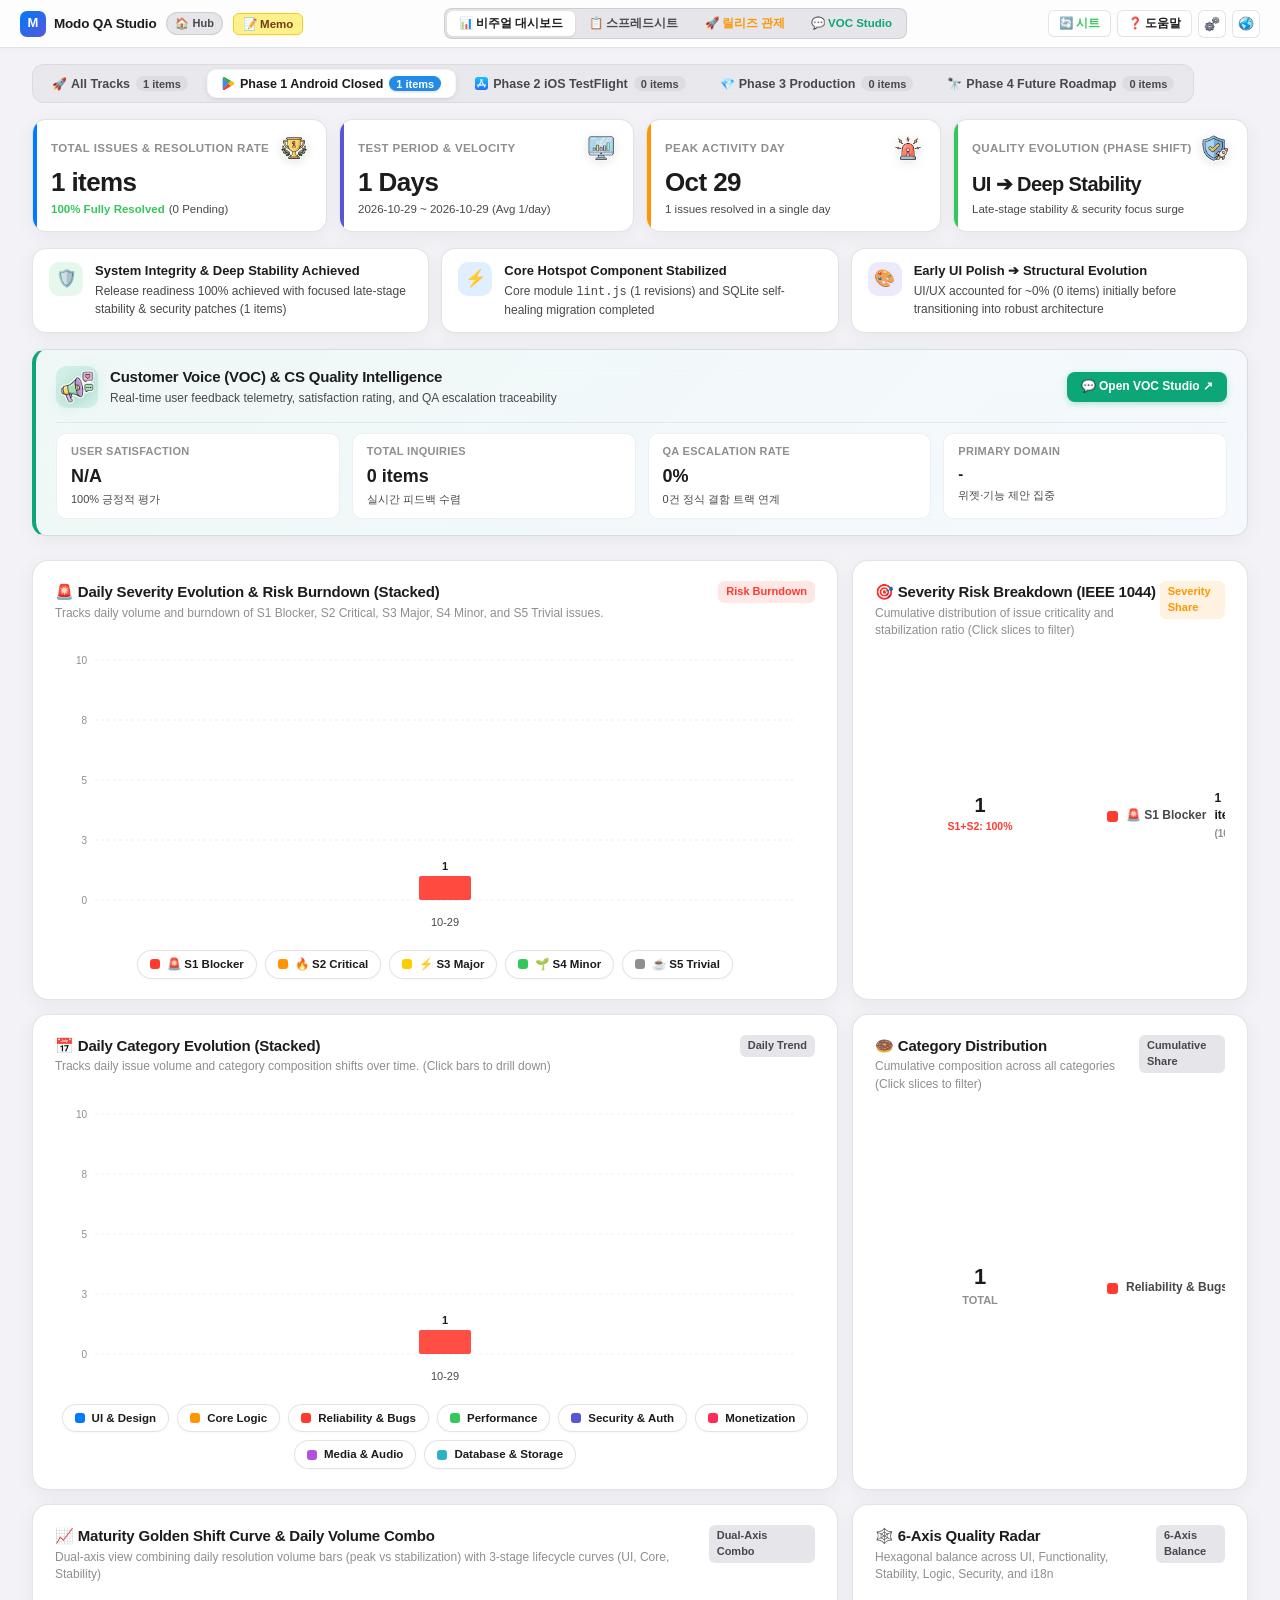
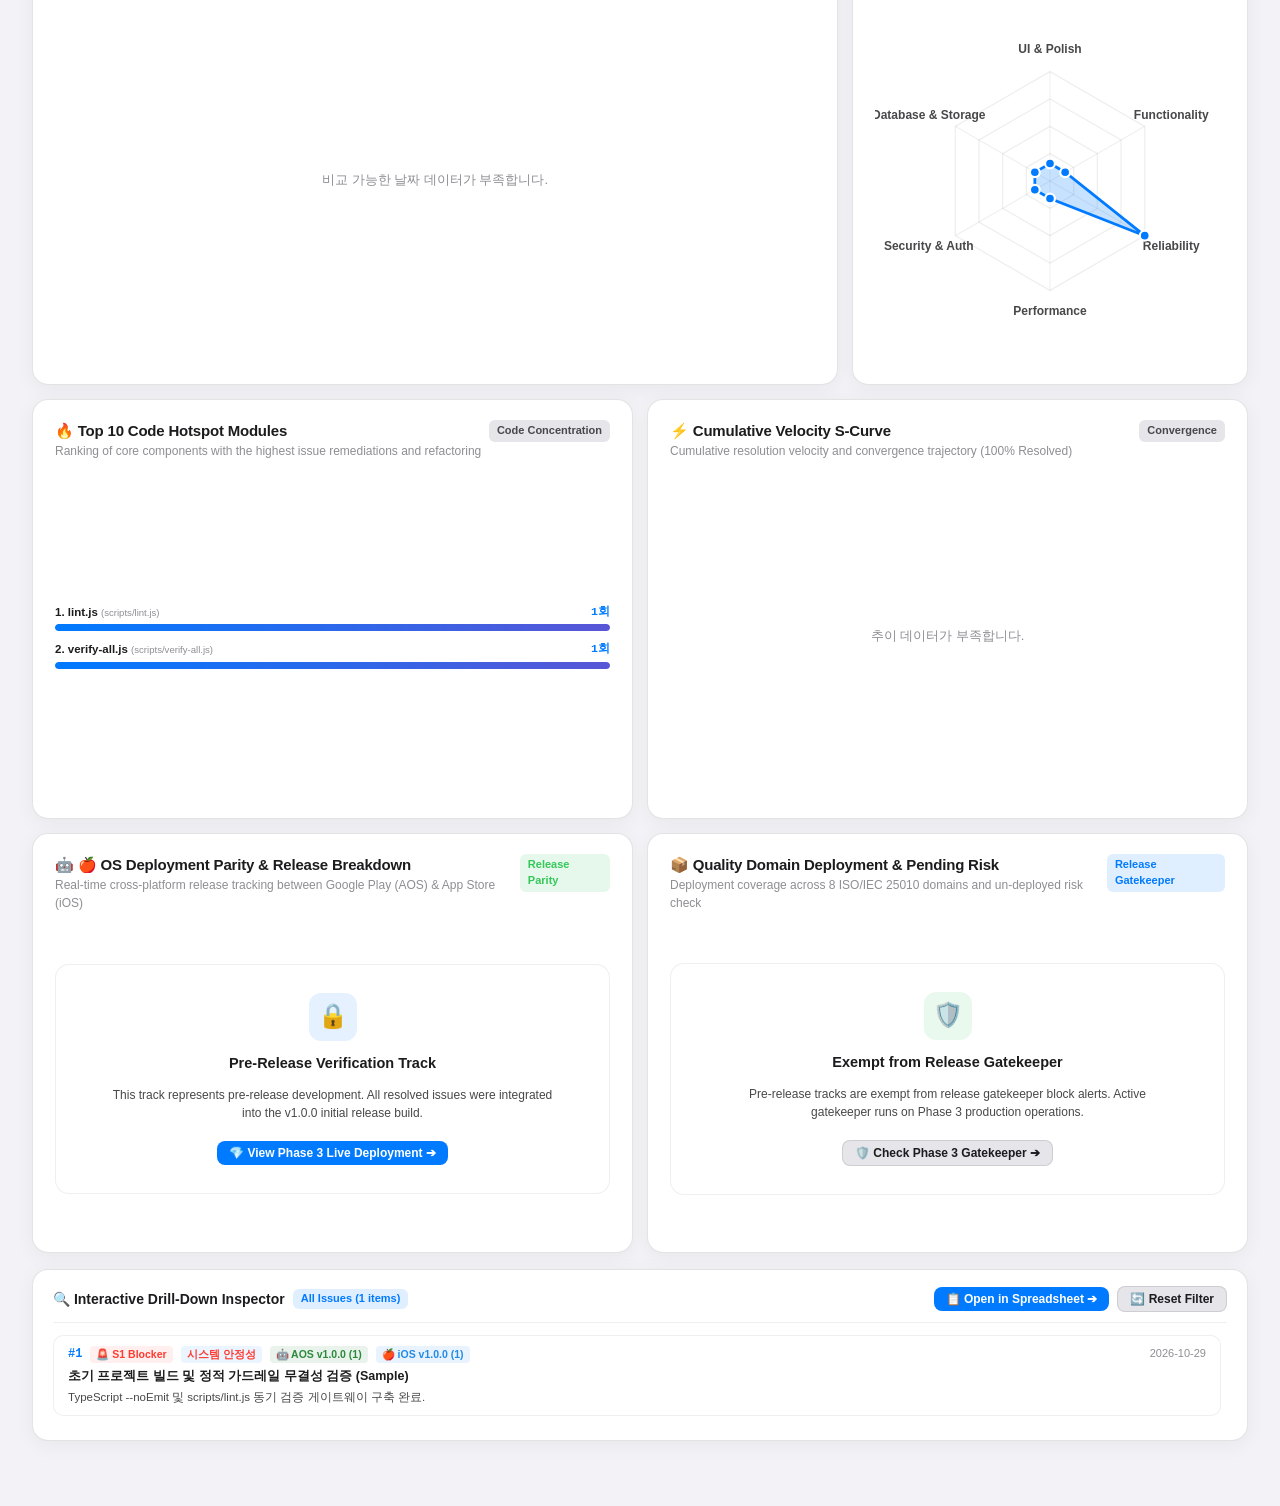
<file: universal-qa-tracker/templates/qa_dashboard.html>
<!DOCTYPE html>
<html lang="en">
<head>
  <meta charset="UTF-8" />
  <meta http-equiv="refresh" content="0; url=qa_analytics_dashboard.html" />
  <title>Redirecting to QA Analytics Dashboard...</title>
  <script>
    window.location.replace("qa_analytics_dashboard.html" + window.location.search + window.location.hash);
  </script>
</head>
<body style="font-family: -apple-system, BlinkMacSystemFont, 'Segoe UI', Roboto, sans-serif; display: flex; align-items: center; justify-content: center; height: 100vh; margin: 0; background: #f8f9fa; color: #495057;">
  <p>Redirecting to <a href="qa_analytics_dashboard.html" style="color: #228be6; font-weight: 700;">QA Analytics Dashboard</a>...</p>
</body>
</html>
</file>
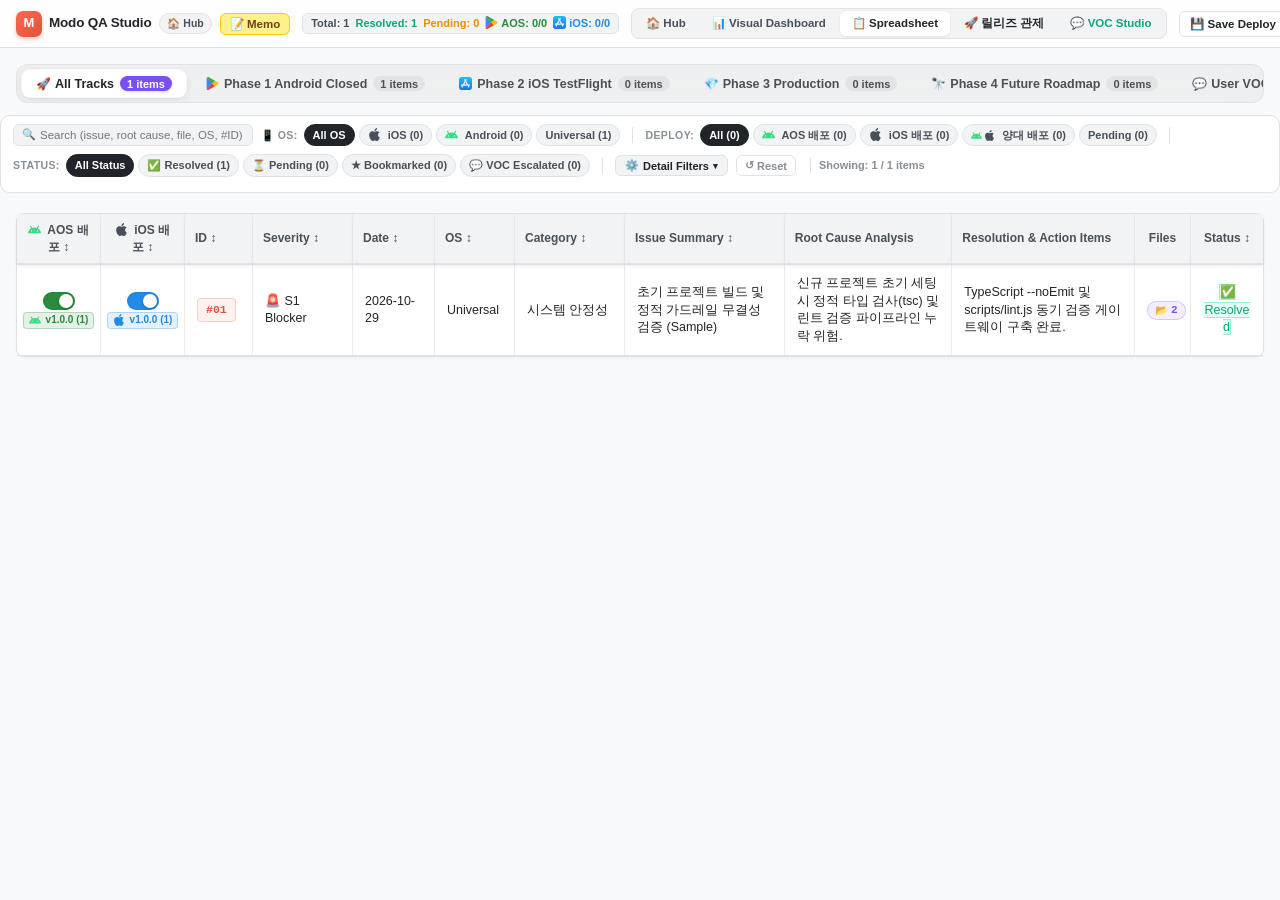
<file: universal-qa-tracker/templates/qa_spreadsheet.html>
<!DOCTYPE html>
<html lang="en">
<head>
  <meta charset="UTF-8" />
  <meta name="viewport" content="width=device-width, initial-scale=1.0" />
  <title data-i18n="appTitle">Modo QA Master Spreadsheet</title>
  <style>
    :root {
      --bg-primary: #F8F9FA;
      --bg-surface: #FFFFFF;
      --bg-subtle: #F1F3F5;
      --bg-hover: #E9ECEF;
      --text-primary: #212529;
      --text-secondary: #495057;
      --text-muted: #868E96;
      --border: #DEE2E6;
      --border-subtle: #E9ECEF;
      --accent: #E0533C;
      --accent-blue: #228BE6;
      --accent-green: #2B8A3E;
      --accent-purple: #7950F2;
      --status-resolved-bg: #E6FCF5;
      --status-resolved-text: #0CA678;
      --status-resolved-border: #96F2D7;
      --status-pending-bg: #FFF9DB;
      --status-pending-text: #F08C00;
      --status-pending-border: #FFEC99;
      --font-sans: -apple-system, BlinkMacSystemFont, "Pretendard", "Segoe UI", Roboto, sans-serif;
      --font-mono: "JetBrains Mono", "SFMono-Regular", Consolas, monospace;
    }

    [data-theme="dark"] {
      --bg-primary: #121214;
      --bg-surface: #1A1A1E;
      --bg-subtle: #242429;
      --bg-hover: #2C2C33;
      --text-primary: #ECECF1;
      --text-secondary: #A6A7AB;
      --text-muted: #6C6D71;
      --border: #2E2E35;
      --border-subtle: #252528;
      --accent: #FF684D;
      --accent-blue: #339AF0;
      --accent-green: #51CF66;
      --accent-purple: #9775FA;
      --status-resolved-bg: rgba(12, 166, 120, 0.15);
      --status-resolved-text: #38D9A9;
      --status-resolved-border: rgba(12, 166, 120, 0.3);
      --status-pending-bg: rgba(240, 140, 0, 0.15);
      --status-pending-text: #FFD43B;
      --status-pending-border: rgba(240, 140, 0, 0.3);
    }

    * { box-sizing: border-box; margin: 0; padding: 0; -webkit-font-smoothing: antialiased; }
    body {
      background-color: var(--bg-primary);
      color: var(--text-primary);
      font-family: var(--font-sans);
      font-size: 13px;
      line-height: 1.4;
      padding-bottom: 60px;
    }

    /* Apple Global Navigation Bar */
    .apple-global-nav {
      position: sticky;
      top: 0;
      z-index: 1000;
      height: 48px;
      background: rgba(255, 255, 255, 0.82);
      backdrop-filter: blur(20px);
      -webkit-backdrop-filter: blur(20px);
      border-bottom: 1px solid var(--border);
      padding: 0 16px;
      display: flex;
      align-items: center;
      justify-content: space-between;
      gap: 12px;
      transition: background 0.2s ease, border-color 0.2s ease;
    }
    [data-theme="dark"] .apple-global-nav {
      background: rgba(26, 26, 30, 0.82);
    }
    .nav-left {
      display: flex;
      align-items: center;
      gap: 8px;
      flex-shrink: 0;
    }
    .nav-brand-link {
      display: flex;
      align-items: center;
      gap: 7px;
      text-decoration: none;
      color: var(--text-primary);
    }
    .nav-brand-icon {
      width: 26px;
      height: 26px;
      border-radius: 7px;
      background: linear-gradient(135deg, #FF684D, #E0533C);
      color: #FFF;
      display: flex;
      align-items: center;
      justify-content: center;
      font-weight: 900;
      font-size: 13px;
      box-shadow: 0 2px 5px rgba(224, 83, 60, 0.3);
    }
    .nav-brand-title {
      font-size: 13.5px;
      font-weight: 800;
      letter-spacing: -0.2px;
    }
    .nav-hub-badge {
      font-size: 10.5px;
      font-weight: 700;
      padding: 2px 7px;
      border-radius: 999px;
      background: var(--bg-subtle);
      border: 1px solid var(--border);
      color: var(--text-secondary);
      text-decoration: none;
      transition: all 0.15s ease;
      display: inline-flex;
      align-items: center;
      gap: 3px;
    }
    .nav-hub-badge:hover {
      background: var(--bg-hover);
      color: var(--accent-blue);
      border-color: var(--accent-blue);
    }
    .stats-badge-row {
      display: flex;
      align-items: center;
      gap: 6px;
      font-size: 11px;
      font-weight: 600;
      color: var(--text-secondary);
      background: var(--bg-subtle);
      padding: 2px 8px;
      border-radius: 6px;
      border: 1px solid var(--border);
      margin-left: 4px;
    }
    .stat-badge {
      display: inline-flex;
      align-items: center;
      gap: 3px;
    }
    .nav-view-switcher {
      display: flex;
      background: var(--bg-subtle);
      border: 1px solid var(--border);
      border-radius: 8px;
      padding: 2px;
      gap: 2px;
    }
    .nav-view-tab {
      padding: 4px 12px;
      border-radius: 6px;
      font-size: 11.5px;
      font-weight: 600;
      text-decoration: none;
      color: var(--text-secondary);
      transition: all 0.15s ease;
      display: inline-flex;
      align-items: center;
      gap: 4px;
      white-space: nowrap;
    }
    .nav-view-tab:hover {
      color: var(--text-primary);
    }
    .nav-view-tab.active {
      background: var(--bg-surface);
      color: var(--text-primary);
      font-weight: 700;
      box-shadow: 0 1px 3px rgba(0,0,0,0.08);
    }
    .nav-right {
      display: flex;
      align-items: center;
      gap: 6px;
      flex-shrink: 0;
    }
    .nav-btn-action {
      padding: 5px 10px;
      border-radius: 6px;
      border: 1px solid var(--border);
      background: var(--bg-surface);
      color: var(--text-primary);
      font-size: 11.5px;
      font-weight: 600;
      cursor: pointer;
      display: inline-flex;
      align-items: center;
      gap: 4px;
      transition: all 0.15s ease;
    }
    .nav-btn-action:hover {
      background: var(--bg-hover);
    }
    .nav-btn-sync {
      color: var(--accent-green);
      font-weight: 700;
    }
    .nav-btn-icon {
      width: 28px;
      height: 28px;
      border-radius: 6px;
      border: 1px solid var(--border);
      background: var(--bg-surface);
      color: var(--text-primary);
      font-size: 13px;
      cursor: pointer;
      display: inline-flex;
      align-items: center;
      justify-content: center;
      transition: all 0.15s ease;
    }
    .nav-btn-icon:hover {
      background: var(--bg-hover);
    }
    .settings-menu-container {
      position: relative;
    }
    .settings-popover {
      position: absolute;
      top: calc(100% + 8px);
      right: 0;
      width: 240px;
      background: var(--bg-surface);
      border: 1px solid var(--border);
      border-radius: 12px;
      box-shadow: 0 12px 32px rgba(0, 0, 0, 0.15);
      padding: 10px;
      display: none;
      flex-direction: column;
      gap: 6px;
      z-index: 2000;
      animation: popoverFade 0.15s cubic-bezier(0.16, 1, 0.3, 1);
    }
    .settings-popover.open {
      display: flex;
    }
    @keyframes popoverFade {
      from { opacity: 0; transform: translateY(-4px) scale(0.97); }
      to { opacity: 1; transform: translateY(0) scale(1); }
    }
    .popover-section-title {
      font-size: 10px;
      font-weight: 800;
      color: var(--text-muted);
      text-transform: uppercase;
      letter-spacing: 0.5px;
      padding: 2px 4px;
    }
    .popover-row {
      display: flex;
      align-items: center;
      justify-content: space-between;
      font-size: 11.5px;
      color: var(--text-primary);
      padding: 4px;
      border-radius: 6px;
    }
    .popover-btn {
      padding: 3px 8px;
      border-radius: 5px;
      border: 1px solid var(--border);
      background: var(--bg-subtle);
      color: var(--text-primary);
      font-size: 11px;
      font-weight: 600;
      cursor: pointer;
      white-space: nowrap;
      flex-shrink: 0;
    }
    .popover-btn:hover {
      background: var(--bg-hover);
    }
    .popover-divider {
      height: 1px;
      background: var(--border-subtle);
      margin: 2px 0;
    }
    .popover-link-row {
      display: flex;
      align-items: center;
      justify-content: space-between;
      font-size: 11.5px;
      color: var(--text-primary);
      padding: 5px;
      border-radius: 6px;
      text-decoration: none;
      font-weight: 600;
    }
    .popover-link-row:hover {
      background: var(--bg-hover);
    }
    .popover-arrow {
      color: var(--text-muted);
      font-size: 11px;
    }

    /* Main Container */
    .main-wrap {
      max-width: 100%;
      padding: 8px 16px;
    }

    /* Track Scope Tabs Bar (Apple Native Integrated Segmented Control) */
    .track-tabs-bar {
      display: inline-flex;
      align-items: center;
      gap: 4px;
      margin: 16px 16px 12px 16px;
      padding: 4px;
      background: rgba(0, 0, 0, 0.04);
      border: 1px solid rgba(0, 0, 0, 0.06);
      border-radius: 12px;
      backdrop-filter: blur(16px);
      -webkit-backdrop-filter: blur(16px);
      flex-wrap: nowrap;
      overflow-x: auto;
      -webkit-overflow-scrolling: touch;
      scrollbar-width: none;
      max-width: calc(100% - 32px);
      box-sizing: border-box;
    }
    .track-tabs-bar::-webkit-scrollbar {
      display: none;
    }
    [data-theme="dark"] .track-tabs-bar {
      background: rgba(255, 255, 255, 0.06);
      border-color: rgba(255, 255, 255, 0.08);
    }
    .track-tab-btn {
      flex-shrink: 0;
      display: inline-flex;
      align-items: center;
      gap: 6px;
      background: transparent;
      border: 1px solid transparent;
      border-radius: 9px;
      padding: 6px 14px;
      font-size: 12.5px;
      font-weight: 600;
      color: var(--text-secondary);
      cursor: pointer;
      transition: all 0.2s cubic-bezier(0.16, 1, 0.3, 1);
      white-space: nowrap;
      user-select: none;
      box-shadow: none;
      font-family: inherit;
    }
    .track-tab-btn:hover:not(.active) {
      background: rgba(0, 0, 0, 0.04);
      color: var(--text-primary);
    }
    [data-theme="dark"] .track-tab-btn:hover:not(.active) {
      background: rgba(255, 255, 255, 0.06);
      color: var(--text-primary);
    }
    .track-tab-btn.active {
      background: var(--bg-surface, #ffffff);
      color: var(--text-primary);
      font-weight: 700;
      border-color: rgba(0, 0, 0, 0.04);
      box-shadow: 0 2px 8px rgba(0, 0, 0, 0.08), 0 1px 2px rgba(0, 0, 0, 0.04);
    }
    [data-theme="dark"] .track-tab-btn.active {
      background: rgba(255, 255, 255, 0.16);
      border-color: rgba(255, 255, 255, 0.12);
      color: #ffffff;
      box-shadow: 0 2px 10px rgba(0, 0, 0, 0.35);
    }
    .track-tab-count {
      font-size: 11px;
      font-weight: 700;
      padding: 1.5px 7px;
      border-radius: 999px;
      background: rgba(0, 0, 0, 0.05);
      color: var(--text-secondary);
      transition: all 0.2s ease;
    }
    [data-theme="dark"] .track-tab-count {
      background: rgba(255, 255, 255, 0.08);
      color: var(--text-secondary);
    }
    .track-tab-btn.active .track-tab-count {
      background: var(--active-track-color, var(--ios-blue));
      color: #FFFFFF;
      box-shadow: 0 1px 3px rgba(0, 0, 0, 0.15);
      font-weight: 800;
    }

    /* 2-Row Dense Apple Filter Card */
    .toolbar-container {
      background: var(--bg-surface);
      border: 1px solid var(--border);
      border-radius: 10px;
      padding: 8px 12px;
      margin-bottom: 8px;
      display: flex;
      flex-direction: column;
      gap: 6px;
      box-shadow: 0 1px 3px rgba(0,0,0,0.02);
    }
    .toolbar-row {
      display: flex;
      align-items: center;
      justify-content: space-between;
      gap: 8px;
      flex-wrap: wrap;
    }
    .filter-group {
      display: flex;
      align-items: center;
      gap: 4px;
      flex-wrap: wrap;
    }
    .filter-label {
      font-size: 10.5px;
      font-weight: 800;
      color: var(--text-muted);
      text-transform: uppercase;
      letter-spacing: 0.4px;
      margin-right: 2px;
    }
    .filter-tag {
      background: var(--bg-subtle);
      border: 1px solid var(--border);
      color: var(--text-secondary);
      padding: 2.5px 8px;
      border-radius: 999px;
      font-size: 11px;
      font-weight: 600;
      cursor: pointer;
      user-select: none;
      transition: all 0.12s ease;
      white-space: nowrap;
    }
    .filter-tag:hover {
      background: var(--bg-hover);
      color: var(--text-primary);
    }
    .filter-tag.active {
      background: var(--text-primary);
      color: var(--bg-surface);
      border-color: var(--text-primary);
      font-weight: 700;
    }
    .select-dropdown {
      background: var(--bg-subtle);
      border: 1px solid var(--border);
      color: var(--text-primary);
      padding: 3px 8px;
      border-radius: 6px;
      font-size: 11px;
      font-weight: 600;
      outline: none;
      cursor: pointer;
    }
    .search-wrap {
      position: relative;
      display: flex;
      align-items: center;
    }
    .search-icon {
      position: absolute;
      left: 9px;
      font-size: 11px;
      color: var(--text-muted);
      pointer-events: none;
    }
    .search-input {
      background: var(--bg-subtle);
      border: 1px solid var(--border);
      color: var(--text-primary);
      padding: 4px 10px 4px 26px;
      border-radius: 6px;
      font-size: 11.5px;
      min-width: 240px;
      outline: none;
      transition: border-color 0.15s ease;
    }
    .search-input:focus {
      border-color: var(--accent-blue);
      background: var(--bg-surface);
    }
    .filter-divider {
      width: 1px;
      height: 16px;
      background: var(--border);
      margin: 0 4px;
      flex-shrink: 0;
    }

    .select-dropdown {
      padding: 4px 8px;
      border-radius: 4px;
      border: 1px solid var(--border);
      background: var(--bg-surface);
      color: var(--text-primary);
      font-size: 12px;
      outline: none;
    }

    .sheet-wrapper {
      padding: 12px 16px;
      overflow: visible;
      overflow-anchor: none;
    }
    .sheet-table {
      width: 100%;
      table-layout: fixed;
      border-collapse: separate;
      border-spacing: 0;
      background: var(--bg-surface);
      border: 1px solid var(--border);
      border-radius: 8px;
      box-shadow: 0 1px 3px rgba(0,0,0,0.04);
      overflow-anchor: none;
    }
    .sheet-table th {
      position: sticky;
      top: 48px;
      z-index: 90;
      background: var(--bg-subtle);
      color: var(--text-secondary);
      font-size: 12px;
      font-weight: 700;
      padding: 8px 10px;
      border-bottom: 2px solid var(--border);
      border-right: 1px solid var(--border-subtle);
      text-align: left;
      user-select: none;
      cursor: pointer;
      box-shadow: 0 2px 4px rgba(0,0,0,0.06);
    }
    [data-theme="dark"] .sheet-table th {
      background: var(--bg-subtle);
      box-shadow: 0 2px 6px rgba(0,0,0,0.3);
    }
    .sheet-table th:last-child { border-right: none; }
    .sheet-table td {
      padding: 10px 12px;
      border-bottom: 1px solid var(--border);
      border-right: 1px solid var(--border-subtle);
      vertical-align: middle;
      font-size: 12.5px;
      overflow-wrap: break-word;
      word-break: break-word;
    }
    .sheet-table td:last-child { border-right: none; }
    .sheet-table tbody tr:nth-child(even) td {
      background-color: var(--bg-primary);
    }
    .sheet-table tbody tr:hover td {
      background-color: var(--bg-hover) !important;
    }
    .qa-row {
      cursor: pointer;
    }
    .qa-row:hover { background: var(--bg-hover); }
    .qa-row.expanded { background: var(--bg-hover); }
    .row-bookmarked { background: rgba(255, 212, 59, 0.08) !important; }

    .id-tag {
      font-family: var(--font-mono);
      font-weight: 800;
      color: var(--accent);
      font-size: 11.5px;
      background: rgba(224, 83, 60, 0.08);
      border: 1px solid rgba(224, 83, 60, 0.2);
      padding: 3px 8px;
      border-radius: 4px;
      cursor: pointer;
      user-select: none;
      display: inline-block;
      white-space: nowrap;
      transition: all 0.15s ease;
    }
    .id-tag:hover {
      background: #F59E0B;
      color: #FFF;
      border-color: #D97706;
      transform: scale(1.08);
      box-shadow: 0 2px 5px rgba(245, 158, 11, 0.35);
    }

    .voc-ref-badge {
      display: inline-flex;
      align-items: center;
      gap: 3px;
      padding: 1px 6px;
      font-size: 10.5px;
      font-weight: 700;
      border-radius: 4px;
      background: rgba(12, 166, 120, 0.12);
      color: #0CA678;
      border: 1px solid rgba(12, 166, 120, 0.28);
      text-decoration: none;
      margin-left: 6px;
      vertical-align: middle;
      transition: all 0.15s ease;
    }
    .voc-ref-badge:hover {
      background: #0CA678;
      color: #FFFFFF;
      border-color: #0CA678;
      transform: translateY(-1px);
      box-shadow: 0 2px 5px rgba(12, 166, 120, 0.35);
    }

    .bookmark-star {
      cursor: pointer;
      color: var(--text-muted);
      margin-right: 4px;
      font-size: 14px;
      user-select: none;
    }
    .bookmark-star.active { color: #FCC419; }

    /* Modern Apple-style iOS Toggle Switch for Deployment */
    .qa-deploy-switch {
      position: relative;
      display: inline-block;
      width: 32px;
      height: 18px;
      vertical-align: middle;
      cursor: pointer;
      user-select: none;
    }
    .qa-deploy-switch input {
      opacity: 0;
      width: 0;
      height: 0;
      position: absolute;
    }
    .qa-deploy-slider {
      position: absolute;
      top: 0; left: 0; right: 0; bottom: 0;
      background-color: var(--border);
      border-radius: 999px;
      transition: all 0.2s cubic-bezier(0.16, 1, 0.3, 1);
      box-shadow: inset 0 1px 2px rgba(0,0,0,0.1);
    }
    .qa-deploy-slider:before {
      position: absolute;
      content: "";
      height: 14px;
      width: 14px;
      left: 2px;
      bottom: 2px;
      background-color: #FFFFFF;
      border-radius: 50%;
      transition: all 0.2s cubic-bezier(0.16, 1, 0.3, 1);
      box-shadow: 0 1px 3px rgba(0,0,0,0.25);
    }
    .qa-deploy-switch input:checked + .qa-deploy-slider {
      background-color: #2B8A3E;
    }
    .qa-deploy-switch input:checked + .qa-deploy-slider.slider-aos {
      background-color: #2B8A3E;
    }
    .qa-deploy-switch input:checked + .qa-deploy-slider.slider-ios {
      background-color: #228BE6;
    }
    [data-theme="dark"] .qa-deploy-switch input:checked + .qa-deploy-slider {
      background-color: #51CF66;
    }
    [data-theme="dark"] .qa-deploy-switch input:checked + .qa-deploy-slider.slider-aos {
      background-color: #51CF66;
    }
    [data-theme="dark"] .qa-deploy-switch input:checked + .qa-deploy-slider.slider-ios {
      background-color: #339AF0;
    }
    .qa-deploy-switch input:checked + .qa-deploy-slider:before {
      transform: translateX(14px);
    }
    .qa-deploy-tag {
      display: inline-flex;
      align-items: center;
      gap: 3px;
      font-size: 10.5px;
      font-weight: 700;
      padding: 1px 5px;
      border-radius: 4px;
      white-space: nowrap;
    }
    .qa-deploy-tag.deployed {
      background: rgba(43, 138, 62, 0.12);
      color: #2B8A3E;
      border: 1px solid rgba(43, 138, 62, 0.25);
    }
    .qa-deploy-tag.pending {
      background: rgba(134, 142, 150, 0.12);
      color: var(--text-muted);
      border: 1px solid var(--border);
    }
    .qa-deploy-cell {
      display: flex;
      flex-direction: column;
      align-items: center;
      justify-content: center;
      gap: 2px;
      padding: 2px 0;
      width: 100%;
      box-sizing: border-box;
    }
    .qa-deploy-na {
      font-size: 10.5px;
      font-weight: 700;
      color: var(--text-muted);
      background: var(--bg-subtle);
      border: 1px dashed var(--border);
      border-radius: 4px;
      padding: 1px 5px;
      display: inline-block;
      user-select: none;
      line-height: 1.35;
    }
    .qa-deploy-ver-tag {
      font-size: 10px;
      font-weight: 700;
      color: #2B8A3E;
      background: rgba(43, 138, 62, 0.12);
      border: 1px solid rgba(43, 138, 62, 0.28);
      border-radius: 4px;
      padding: 1px 5px;
      line-height: 1.25;
      cursor: pointer;
      white-space: nowrap;
      transition: all 0.15s ease;
      display: inline-flex;
      align-items: center;
      justify-content: center;
      gap: 2px;
      max-width: 82px;
      overflow: hidden;
      text-overflow: ellipsis;
      box-sizing: border-box;
    }
    .qa-deploy-ver-tag:hover {
      background: rgba(43, 138, 62, 0.22);
      border-color: #2B8A3E;
      transform: translateY(-1px);
    }
    .qa-deploy-ver-tag.ver-aos {
      color: #2B8A3E;
      background: rgba(43, 138, 62, 0.12);
      border-color: rgba(43, 138, 62, 0.28);
    }
    .qa-deploy-ver-tag.ver-ios {
      color: #228BE6;
      background: rgba(34, 139, 230, 0.12);
      border-color: rgba(34, 139, 230, 0.28);
    }
    [data-theme="dark"] .qa-deploy-ver-tag {
      color: #51CF66;
      background: rgba(81, 207, 102, 0.15);
      border-color: rgba(81, 207, 102, 0.35);
    }
    [data-theme="dark"] .qa-deploy-ver-tag:hover {
      background: rgba(81, 207, 102, 0.28);
      border-color: #51CF66;
    }
    [data-theme="dark"] .qa-deploy-ver-tag.ver-aos {
      color: #51CF66;
      background: rgba(81, 207, 102, 0.15);
      border-color: rgba(81, 207, 102, 0.35);
    }
    [data-theme="dark"] .qa-deploy-ver-tag.ver-ios {
      color: #339AF0;
      background: rgba(51, 154, 240, 0.15);
      border-color: rgba(51, 154, 240, 0.35);
    }

    /* Collapsible Drawer & Filter Action Styles */
    .btn-toggle-drawer {
      padding: 3px 9px;
      border-radius: 6px;
      border: 1px solid var(--border);
      background: var(--bg-subtle);
      color: var(--text-primary);
      font-size: 11px;
      font-weight: 700;
      cursor: pointer;
      display: inline-flex;
      align-items: center;
      gap: 4px;
      transition: all 0.15s ease;
      user-select: none;
    }
    .btn-toggle-drawer:hover {
      background: var(--bg-hover);
      border-color: var(--accent-blue);
    }
    .btn-toggle-drawer.active {
      background: var(--bg-surface);
      border-color: var(--accent-blue);
      color: var(--accent-blue);
      box-shadow: 0 1px 3px rgba(34, 139, 230, 0.15);
    }
    .drawer-chevron {
      font-size: 9px;
      transition: transform 0.2s ease;
      display: inline-block;
    }
    .btn-toggle-drawer.active .drawer-chevron {
      transform: rotate(180deg);
    }
    .detail-filter-active-badge {
      background: var(--accent);
      color: #FFFFFF;
      font-size: 9.5px;
      font-weight: 800;
      padding: 0 5px;
      border-radius: 999px;
      min-width: 14px;
      text-align: center;
      line-height: 14px;
      height: 14px;
      display: inline-flex;
      align-items: center;
      justify-content: center;
    }
    .btn-reset-filters {
      padding: 3px 8px;
      border-radius: 6px;
      border: 1px solid var(--border);
      background: var(--bg-surface);
      color: var(--text-muted);
      font-size: 11px;
      font-weight: 600;
      cursor: pointer;
      display: inline-flex;
      align-items: center;
      gap: 3px;
      transition: all 0.15s ease;
    }
    .btn-reset-filters:hover {
      color: var(--accent);
      border-color: var(--accent);
      background: rgba(224, 83, 60, 0.08);
    }
    .detail-filters-drawer {
      max-height: 0;
      overflow: hidden;
      opacity: 0;
      transition: max-height 0.22s cubic-bezier(0.16, 1, 0.3, 1), opacity 0.18s ease, padding 0.18s ease;
      padding: 0 0;
      border-top: 1px solid transparent;
      display: flex;
      flex-direction: column;
      gap: 6px;
    }
    .detail-filters-drawer.open {
      max-height: 280px;
      opacity: 1;
      padding-top: 6px;
      border-top-color: var(--border-subtle);
    }
    .release-actions-group {
      display: flex;
      align-items: center;
      gap: 8px;
      flex-wrap: wrap;
      background: var(--bg-subtle);
      padding: 4px 8px;
      border-radius: 6px;
      border: 1px solid var(--border-subtle);
    }
    .release-subgroup {
      display: inline-flex;
      align-items: center;
      gap: 4px;
      flex-wrap: wrap;
    }
    .btn-release-aos {
      padding: 2.5px 7px;
      font-size: 10.5px;
      background: rgba(43, 138, 62, 0.12);
      color: #2B8A3E;
      border: 1px solid rgba(43, 138, 62, 0.28);
      font-weight: 700;
      border-radius: 5px;
      cursor: pointer;
      display: inline-flex;
      align-items: center;
      gap: 3px;
      transition: all 0.12s ease;
    }
    .btn-release-aos:hover {
      background: rgba(43, 138, 62, 0.22);
    }
    .btn-release-ios {
      padding: 2.5px 7px;
      font-size: 10.5px;
      background: rgba(34, 139, 230, 0.12);
      color: #228BE6;
      border: 1px solid rgba(34, 139, 230, 0.28);
      font-weight: 700;
      border-radius: 5px;
      cursor: pointer;
      display: inline-flex;
      align-items: center;
      gap: 3px;
      transition: all 0.12s ease;
    }
    .btn-release-ios:hover {
      background: rgba(34, 139, 230, 0.22);
    }
    .btn-release-subtle {
      padding: 2.5px 6px;
      font-size: 10.5px;
      background: var(--bg-surface);
      color: var(--text-secondary);
      border: 1px solid var(--border);
      font-weight: 600;
      border-radius: 5px;
      cursor: pointer;
      display: inline-flex;
      align-items: center;
      gap: 2px;
      transition: all 0.12s ease;
    }
    .btn-release-subtle:hover {
      background: var(--bg-hover);
      color: var(--text-primary);
    }

    .col-id { font-family: var(--font-mono); font-weight: 700; width: 80px; }

    .col-date { font-family: var(--font-mono); font-size: 11.5px; width: 90px; color: var(--text-muted); }
    .badge-tag {
      display: inline-block;
      padding: 2px 6px;
      border-radius: 4px;
      background: var(--bg-subtle);
      font-size: 11px;
      font-weight: 600;
      border: 1px solid var(--border);
    }
    .status-pill {
      display: inline-block;
      padding: 2px 8px;
      border-radius: 12px;
      font-size: 11px;
      font-weight: 700;
      text-align: center;
    }
    .status-resolved {
      background: var(--status-resolved-bg);
      color: var(--status-resolved-text);
      border: 1px solid var(--status-resolved-border);
    }
    .status-pending {
      background: var(--status-pending-bg);
      color: var(--status-pending-text);
      border: 1px solid var(--status-pending-border);
    }

    .sub-problem { font-size: 12px; color: var(--text-secondary); margin-top: 4px; line-height: 1.4; }
    .solution-summary { font-size: 12px; color: var(--text-secondary); margin-bottom: 4px; line-height: 1.4; }
    .action-list { margin-left: 16px; font-size: 11.5px; color: var(--text-muted); line-height: 1.5; }
    .col-files code { font-family: var(--font-mono); font-size: 11px; color: var(--accent-purple); }
    .no-match { display: none; text-align: center; padding: 40px; color: var(--text-muted); font-size: 14px; }

    /* Phase & Screenshot Pills */
    .phase-pill {
      display: inline-block;
      font-size: 9.5px;
      padding: 1px 4px;
      border-radius: 3px;
      background: var(--bg-hover);
      color: var(--text-muted);
      margin-right: 4px;
      font-family: var(--font-mono);
      font-weight: 600;
    }
    .screenshot-pill {
      display: inline-flex;
      align-items: center;
      gap: 3px;
      font-size: 11px;
      padding: 2px 6px;
      border-radius: 4px;
      background: rgba(121, 80, 242, 0.12);
      color: var(--accent-purple);
      border: 1px solid rgba(121, 80, 242, 0.25);
      cursor: pointer;
      font-weight: 500;
      transition: all 0.15s ease;
    }
    .screenshot-pill:hover {
      background: rgba(121, 80, 242, 0.25);
      transform: translateY(-1px);
    }
    .btn-new-issue {
      background: var(--accent-blue) !important;
      color: #FFFFFF !important;
      border-color: var(--accent-blue) !important;
      font-weight: 600;
      display: inline-flex;
      align-items: center;
      gap: 4px;
    }
    .btn-new-issue:hover { opacity: 0.9; }

    /* Lightbox Modal */
    .qa-lightbox-overlay {
      display: none;
      position: fixed;
      top: 0; left: 0; right: 0; bottom: 0;
      background: rgba(0, 0, 0, 0.85);
      z-index: 1000;
      align-items: center;
      justify-content: center;
      backdrop-filter: blur(4px);
    }
    .qa-lightbox-content {
      position: relative;
      max-width: 90vw;
      max-height: 90vh;
      display: flex;
      flex-direction: column;
      align-items: center;
    }
    .qa-lightbox-content img {
      max-width: 90vw;
      max-height: 80vh;
      border-radius: 6px;
      box-shadow: 0 10px 30px rgba(0,0,0,0.5);
      object-fit: contain;
    }
    .qa-lightbox-caption {
      margin-top: 10px;
      color: #ECECF1;
      font-size: 12px;
      font-family: var(--font-mono);
    }
    .qa-lightbox-close {
      position: absolute;
      top: -35px;
      right: 0;
      background: transparent;
      border: none;
      color: #fff;
      font-size: 28px;
      cursor: pointer;
    }

    /* New Issue Modal */
    .qa-modal-overlay {
      position: fixed;
      top: 0; left: 0; right: 0; bottom: 0;
      background: rgba(0, 0, 0, 0.6);
      z-index: 500;
      display: flex;
      align-items: center;
      justify-content: center;
      backdrop-filter: blur(3px);
    }
    .qa-modal-dialog {
      background: var(--bg-surface);
      border: 1px solid var(--border);
      border-radius: 10px;
      width: 720px;
      max-width: 94vw;
      max-height: 92vh;
      display: flex;
      flex-direction: column;
      box-shadow: 0 16px 40px rgba(0,0,0,0.25);
      overflow: hidden;
    }
    .qa-modal-header {
      padding: 14px 20px;
      border-bottom: 1px solid var(--border);
      display: flex;
      justify-content: space-between;
      align-items: center;
      background: var(--bg-subtle);
    }
    .qa-modal-header h3 { font-size: 15px; font-weight: 700; color: var(--text-primary); }
    .qa-modal-close {
      background: transparent;
      border: none;
      font-size: 20px;
      cursor: pointer;
      color: var(--text-muted);
    }
    .qa-modal-body {
      padding: 16px 20px;
      overflow-y: auto;
      flex: 1;
      display: flex;
      flex-direction: column;
      gap: 12px;
    }
    .modal-form-grid {
      display: grid;
      grid-template-columns: repeat(auto-fit, minmax(140px, 1fr));
      gap: 10px;
    }
    .form-field {
      display: flex;
      flex-direction: column;
      gap: 5px;
    }
    .form-field label {
      font-size: 11.5px;
      font-weight: 600;
      color: var(--text-secondary);
    }
    .input-text, .input-textarea {
      padding: 7px 10px;
      font-size: 12.5px;
      border: 1px solid var(--border);
      border-radius: 6px;
      background: var(--bg-surface);
      color: var(--text-primary);
      outline: none;
      font-family: inherit;
    }
    .input-text:focus, .input-textarea:focus {
      border-color: var(--accent-blue);
      box-shadow: 0 0 0 2px rgba(34, 139, 230, 0.15);
    }
    .output-preview-container {
      margin-top: 6px;
      border: 1px solid var(--border);
      border-radius: 6px;
      background: var(--bg-subtle);
      overflow: hidden;
    }
    .output-header {
      padding: 6px 12px;
      background: var(--bg-hover);
      border-bottom: 1px solid var(--border);
      display: flex;
      justify-content: space-between;
      align-items: center;
      font-size: 11px;
      font-weight: 600;
    }
    .btn-copy-code {
      padding: 3px 8px;
      font-size: 11px;
      border-radius: 4px;
      border: 1px solid var(--border);
      background: var(--bg-surface);
      cursor: pointer;
      color: var(--text-secondary);
    }
    .btn-copy-code:hover {
      background: var(--bg-hover);
      color: var(--text-primary);
    }
    .cli-preview-code {
      padding: 10px 12px;
      font-family: var(--font-mono);
      font-size: 11px;
      white-space: pre-wrap;
      word-break: break-all;
      color: var(--accent-purple);
      max-height: 120px;
      overflow-y: auto;
    }
    .qa-modal-footer {
      padding: 10px 20px;
      border-top: 1px solid var(--border);
      display: flex;
      justify-content: space-between;
      align-items: center;
      background: var(--bg-subtle);
    }
    .modal-toast {
      font-size: 11.5px;
      color: var(--status-resolved-text);
      font-weight: 600;
      display: none;
    }
    /* High-Performance Fixed Bottom Inspection Panel (Zero-Reflow) */
    body.inspector-active {
      padding-bottom: 330px;
    }
    .main-row.selected-row td {
      background: rgba(34, 139, 230, 0.14) !important;
      border-bottom-color: var(--accent-blue) !important;
    }
    .qa-inspector-drawer {
      position: fixed;
      bottom: 0;
      left: 0;
      right: 0;
      z-index: 250;
      background: var(--bg-surface);
      border-top: 2px solid var(--accent-blue);
      box-shadow: 0 -8px 24px rgba(0, 0, 0, 0.12);
      display: none;
      flex-direction: column;
      height: 310px;
      max-height: 85vh;
      animation: slideUp 0.15s cubic-bezier(0.16, 1, 0.3, 1);
    }
    .qa-inspector-drawer.open {
      display: flex;
    }
    .inspector-resizer {
      width: 100%;
      height: 10px;
      cursor: ns-resize;
      display: flex;
      align-items: center;
      justify-content: center;
      background: var(--bg-subtle);
      border-bottom: 1px solid var(--border-subtle);
      user-select: none;
      touch-action: none;
      flex-shrink: 0;
      transition: background 0.15s ease;
    }
    .inspector-resizer:hover, .inspector-resizer.is-dragging {
      background: rgba(34, 139, 230, 0.18);
    }
    .inspector-resizer-bar {
      width: 42px;
      height: 4px;
      border-radius: 999px;
      background: var(--border);
      transition: background 0.15s ease, width 0.15s ease;
    }
    .inspector-resizer:hover .inspector-resizer-bar, .inspector-resizer.is-dragging .inspector-resizer-bar {
      background: var(--accent-blue);
      width: 56px;
    }
    @keyframes slideUp {
      from { transform: translateY(100%); }
      to { transform: translateY(0); }
    }
    .inspector-header {
      display: flex;
      justify-content: space-between;
      align-items: center;
      padding: 7px 16px;
      background: var(--bg-subtle);
      border-bottom: 1px solid var(--border);
      gap: 12px;
      flex-shrink: 0;
    }
    .inspector-header-left {
      display: flex;
      align-items: center;
      gap: 8px;
      overflow: hidden;
      flex: 1;
    }
    .inspector-badge-id {
      font-family: var(--font-mono);
      font-weight: 800;
      color: var(--accent);
      background: var(--accent-soft);
      border: 1px solid rgba(224, 83, 60, 0.25);
      padding: 1px 6px;
      border-radius: 4px;
      font-size: 11.5px;
      flex-shrink: 0;
    }
    .inspector-date {
      font-family: var(--font-mono);
      font-size: 11px;
      color: var(--text-muted);
      flex-shrink: 0;
    }
    .inspector-title {
      font-size: 13px;
      font-weight: 700;
      color: var(--text-primary);
      white-space: nowrap;
      overflow: hidden;
      text-overflow: ellipsis;
    }
    .inspector-header-right {
      display: flex;
      align-items: center;
      gap: 5px;
      flex-shrink: 0;
    }
    .btn-inspector-nav, .btn-inspector-close {
      background: var(--bg-surface);
      border: 1px solid var(--border);
      border-radius: 4px;
      width: 26px;
      height: 24px;
      display: inline-flex;
      align-items: center;
      justify-content: center;
      font-size: 11px;
      cursor: pointer;
      color: var(--text-secondary);
      transition: all 0.1s;
    }
    .btn-inspector-nav:hover, .btn-inspector-close:hover {
      background: var(--bg-hover);
      color: var(--text-primary);
    }
    .btn-inspector-close {
      font-weight: 700;
      color: var(--text-muted);
      margin-left: 4px;
    }
    .btn-inspector-close:hover {
      background: rgba(224, 83, 60, 0.15);
      color: #E0533C;
      border-color: #E0533C;
    }
    .inspector-body {
      padding: 12px 18px;
      display: grid;
      grid-template-columns: 1fr 1fr;
      gap: 18px;
      flex: 1;
      overflow-y: auto;
    }
    .inspector-body::-webkit-scrollbar {
      width: 5px;
    }
    .inspector-body::-webkit-scrollbar-thumb {
      background: var(--border);
      border-radius: 4px;
    }
    .inspector-sec-title {
      font-size: 11px;
      font-weight: 800;
      color: var(--text-muted);
      text-transform: uppercase;
      letter-spacing: 0.5px;
      margin-bottom: 5px;
    }
    .inspector-sec-text {
      font-size: 12px;
      color: var(--text-secondary);
      line-height: 1.5;
    }
    .inspector-sec-text div {
      margin-bottom: 3px;
    }
    .inspector-files-wrap {
      display: flex;
      flex-wrap: wrap;
      gap: 4px;
      margin-top: 4px;
      max-height: 140px;
      overflow-y: auto;
    }
    .file-tag {
      font-family: var(--font-mono);
      font-size: 10.5px;
      background: var(--bg-subtle);
      border: 1px solid var(--border);
      padding: 1px 6px;
      border-radius: 4px;
      color: var(--text-secondary);
      display: inline-block;
      white-space: nowrap;
      word-break: keep-all;
    }

    /* Target Files Compact Badge & Floating Popover */
    .qa-files-badge-btn {
      display: inline-flex;
      align-items: center;
      justify-content: center;
      gap: 3px;
      padding: 2px 7px;
      border-radius: 999px;
      font-size: 11px;
      font-weight: 700;
      font-family: var(--font-mono);
      background: rgba(121, 80, 242, 0.09);
      color: var(--accent-purple);
      border: 1px solid rgba(121, 80, 242, 0.25);
      cursor: pointer;
      user-select: none;
      transition: all 0.15s cubic-bezier(0.16, 1, 0.3, 1);
      white-space: nowrap;
    }
    .qa-files-badge-btn:hover {
      background: var(--accent-purple);
      color: #FFFFFF;
      border-color: var(--accent-purple);
      transform: scale(1.08);
      box-shadow: 0 2px 6px rgba(121, 80, 242, 0.35);
    }
    .qa-files-badge-btn .files-icon {
      font-size: 10.5px;
    }
    .qa-files-popover {
      position: absolute;
      z-index: 1500;
      background: var(--bg-surface);
      border: 1px solid var(--border);
      border-radius: 10px;
      box-shadow: 0 12px 32px rgba(0, 0, 0, 0.2), 0 2px 8px rgba(0, 0, 0, 0.06);
      width: 310px;
      max-width: 90vw;
      animation: popoverFadeIn 0.15s cubic-bezier(0.16, 1, 0.3, 1);
      overflow: hidden;
      display: flex;
      flex-direction: column;
    }
    @keyframes popoverFadeIn {
      from { opacity: 0; transform: translateY(-4px) scale(0.98); }
      to { opacity: 1; transform: translateY(0) scale(1); }
    }
    .qa-popover-header {
      display: flex;
      justify-content: space-between;
      align-items: center;
      padding: 8px 12px;
      background: var(--bg-subtle);
      border-bottom: 1px solid var(--border);
    }
    .qa-popover-title {
      display: flex;
      align-items: center;
      gap: 5px;
      font-size: 11.5px;
      font-weight: 700;
      color: var(--text-primary);
    }
    .qa-popover-actions {
      display: flex;
      align-items: center;
      gap: 5px;
    }
    .qa-popover-btn-copy-all {
      padding: 2px 7px;
      font-size: 10.5px;
      font-weight: 700;
      border-radius: 4px;
      border: 1px solid var(--border);
      background: var(--bg-surface);
      color: var(--text-secondary);
      cursor: pointer;
      transition: all 0.12s ease;
    }
    .qa-popover-btn-copy-all:hover {
      background: var(--bg-hover);
      color: var(--accent-blue);
      border-color: var(--accent-blue);
    }
    .qa-popover-btn-close {
      background: none;
      border: none;
      font-size: 14px;
      font-weight: 700;
      color: var(--text-muted);
      cursor: pointer;
      padding: 0 3px;
      line-height: 1;
    }
    .qa-popover-btn-close:hover {
      color: var(--accent);
    }
    .qa-popover-list {
      padding: 8px 10px;
      max-height: 200px;
      overflow-y: auto;
      display: flex;
      flex-direction: column;
      gap: 4px;
    }
    .qa-popover-list::-webkit-scrollbar {
      width: 4px;
    }
    .qa-popover-list::-webkit-scrollbar-thumb {
      background: var(--border);
      border-radius: 4px;
    }
    .qa-popover-file-row {
      display: flex;
      align-items: center;
      justify-content: space-between;
      gap: 6px;
      padding: 4px 8px;
      border-radius: 5px;
      background: var(--bg-primary);
      border: 1px solid var(--border-subtle);
      cursor: pointer;
      transition: all 0.12s ease;
    }
    .qa-popover-file-row:hover {
      background: var(--bg-hover);
      border-color: var(--border);
      transform: translateX(2px);
    }
    .qa-popover-file-path {
      font-family: var(--font-mono);
      font-size: 11px;
      color: var(--text-primary);
      overflow: hidden;
      text-overflow: ellipsis;
      white-space: nowrap;
      flex: 1;
    }
    .qa-popover-copy-hint {
      font-size: 10px;
      color: var(--text-muted);
      opacity: 0;
      transition: opacity 0.12s;
      flex-shrink: 0;
    }
    .qa-popover-file-row:hover .qa-popover-copy-hint {
      opacity: 1;
      color: var(--accent-blue);
    }
    .qa-popover-footer {
      padding: 6px 10px;
      background: var(--bg-subtle);
      border-top: 1px solid var(--border);
      text-align: center;
    }
    .qa-popover-btn-inspect {
      width: 100%;
      padding: 4px 0;
      border: none;
      background: transparent;
      font-size: 11px;
      font-weight: 700;
      color: var(--accent-blue);
      cursor: pointer;
      border-radius: 4px;
      transition: background 0.12s;
    }
    .qa-popover-btn-inspect:hover {
      background: rgba(34, 139, 230, 0.1);
    }

    /* Severity Guide Modal (IEEE 1044 / ISTQB) */
    .guide-modal-overlay {
      position: fixed;
      inset: 0;
      z-index: 9999;
      background: rgba(0, 0, 0, 0.55);
      backdrop-filter: blur(4px);
      -webkit-backdrop-filter: blur(4px);
      display: flex;
      align-items: center;
      justify-content: center;
      opacity: 0;
      visibility: hidden;
      transition: opacity 0.2s ease, visibility 0.2s ease;
      padding: 16px;
    }
    .guide-modal-overlay.active {
      opacity: 1;
      visibility: visible;
    }
    .guide-modal-card {
      background: var(--bg-surface);
      border: 1px solid var(--border);
      border-radius: 12px;
      width: 100%;
      max-width: 680px;
      max-height: 90vh;
      display: flex;
      flex-direction: column;
      box-shadow: 0 20px 40px rgba(0, 0, 0, 0.25);
      transform: scale(0.96) translateY(8px);
      transition: transform 0.2s cubic-bezier(0.16, 1, 0.3, 1);
      overflow: hidden;
    }
    .guide-modal-overlay.active .guide-modal-card {
      transform: scale(1) translateY(0);
    }
    .guide-modal-header {
      display: flex;
      align-items: flex-start;
      justify-content: space-between;
      padding: 14px 18px 12px;
      border-bottom: 1px solid var(--border);
      background: var(--bg-subtle);
    }
    .guide-modal-title-wrap {
      display: flex;
      flex-direction: column;
      gap: 3px;
    }
    .guide-modal-title {
      font-size: 15px;
      font-weight: 800;
      color: var(--text-primary);
      display: flex;
      align-items: center;
      gap: 8px;
    }
    .guide-modal-subtitle {
      font-size: 12px;
      color: var(--text-secondary);
      line-height: 1.35;
    }
    .guide-modal-close-btn {
      background: transparent;
      border: none;
      color: var(--text-muted);
      font-size: 16px;
      width: 28px;
      height: 28px;
      border-radius: 6px;
      cursor: pointer;
      display: flex;
      align-items: center;
      justify-content: center;
      transition: all 0.15s ease;
      flex-shrink: 0;
    }
    .guide-modal-close-btn:hover {
      background: var(--bg-hover);
      color: var(--text-primary);
    }
    .guide-modal-body {
      padding: 14px 18px;
      overflow-y: auto;
      display: flex;
      flex-direction: column;
      gap: 10px;
      scrollbar-width: thin;
    }
    .guide-modal-body::-webkit-scrollbar {
      width: 5px;
    }
    .guide-modal-body::-webkit-scrollbar-thumb {
      background: var(--border);
      border-radius: 4px;
    }
    .guide-modal-row {
      display: flex;
      align-items: flex-start;
      gap: 12px;
      padding: 10px 12px;
      border-radius: 8px;
      background: var(--bg-primary);
      border: 1px solid var(--border-subtle);
      transition: border-color 0.15s ease, background 0.15s ease;
    }
    .guide-modal-row:hover {
      border-color: var(--border);
      background: var(--bg-subtle);
    }
    .guide-badge-col {
      display: flex;
      flex-direction: column;
      gap: 4px;
      min-width: 105px;
      flex-shrink: 0;
    }
    .guide-badge-col .sev-badge {
      font-size: 11px;
      padding: 3px 8px;
      font-weight: 700;
      text-align: center;
      display: inline-block;
      width: fit-content;
    }
    .guide-sla-tag {
      font-size: 10px;
      font-weight: 600;
      color: var(--text-muted);
      letter-spacing: 0.2px;
    }
    .guide-text-col {
      flex: 1;
      min-width: 0;
    }
    .guide-text-title {
      font-size: 12.5px;
      font-weight: 700;
      color: var(--text-primary);
      margin-bottom: 3px;
    }
    .guide-text-desc {
      font-size: 11.5px;
      color: var(--text-secondary);
      line-height: 1.45;
      word-break: keep-all;
    }
    .guide-modal-footer {
      display: flex;
      align-items: center;
      justify-content: space-between;
      padding: 10px 18px;
      border-top: 1px solid var(--border);
      background: var(--bg-subtle);
      gap: 12px;
    }
    .guide-footer-tip {
      font-size: 11.5px;
      color: var(--text-muted);
      line-height: 1.35;
      flex: 1;
    }
    .guide-btn-gotit {
      padding: 6px 14px;
      border-radius: 6px;
      font-size: 12px;
      font-weight: 700;
      background: var(--accent);
      color: #fff;
      border: none;
      cursor: pointer;
      flex-shrink: 0;
      transition: opacity 0.15s ease;
    }
    .guide-btn-gotit:hover {
      opacity: 0.9;
    }
  </style>

  <!-- Load Data and Modules -->
  <script src="data/qa_config.js?v=2.7"></script>
  <script src="data/phase1_closed_testing.js?v=2.5"></script>
  <script src="data/phase2_open_beta.js?v=2.5"></script>
  <script src="data/phase3_v1_1_backlog.js?v=2.9"></script>
  <script src="data/phase4_future_roadmap.js?v=1.0"></script>
  <script src="data/feedback_manifest.js?v=2.7"></script>
  <script src="data/qa_deploy_registry.js?v=1.1"></script>
  <script src="data/qa_manifest.js?v=2.9"></script>
  <script src="js/qa_i18n.js?v=2.5"></script>
  <script src="js/qa_dialog.js?v=1.1"></script>
  <script src="js/qa_engine.js?v=2.8"></script>
  <script src="js/qa_memo.js?v=1.2"></script>
</head>
<body>

  <!-- Apple Global Navigation Header -->
  <header class="apple-global-nav">
    <div class="nav-left">
      <a href="index.html" class="nav-brand-link" title="Modo QA Hub">
        <div class="nav-brand-icon">M</div>
        <span class="nav-brand-title">Modo QA Studio</span>
      </a>
      <a href="index.html" class="nav-hub-badge">🏠 Hub</a>
      <button type="button" class="nav-memo-btn" onclick="window.QA_MEMO ? window.QA_MEMO.toggle() : null" title="임시 메모장 / Scratchpad"><span data-i18n="navMemo">📝 메모</span></button>
      <div class="stats-badge-row">
        <span class="stat-badge"><span data-i18n="statTotal">Total: </span><b id="statTotal">-</b></span>
        <span class="stat-badge" style="color: var(--status-resolved-text);"><span data-i18n="statResolved">Resolved: </span><b id="statResolved">-</b></span>
        <span class="stat-badge" style="color: var(--status-pending-text);"><span data-i18n="statPending">Pending: </span><b id="statPending">-</b></span>
        <span class="stat-badge" id="badgeStatDeployedAos" style="color: #2B8A3E;" title="Android 배포 완료 / 대상"><img src="assets/icons/logo_google_play.svg" style="width:13px; height:13px; vertical-align:-2px; margin-right:3px;" alt="AOS" /><span data-i18n="statDeployedAos">AOS: </span><b id="statDeployedAos">0/0</b></span>
        <span class="stat-badge" id="badgeStatDeployedIos" style="color: #228BE6;" title="iOS 배포 완료 / 대상"><img src="assets/icons/logo_app_store.svg" style="width:13px; height:13px; vertical-align:-2px; margin-right:3px;" alt="iOS" /><span data-i18n="statDeployedIos">iOS: </span><b id="statDeployedIos">0/0</b></span>
      </div>
    </div>

    <!-- Apple Segmented Navigation Switcher -->
    <nav class="nav-view-switcher">
      <a href="index.html" class="nav-view-tab">🏠 Hub</a>
      <a href="qa_analytics_dashboard.html" class="nav-view-tab" data-i18n="dashboardView">📊 비주얼 대시보드</a>
      <a href="qa_spreadsheet.html" class="nav-view-tab active" data-i18n="spreadsheetView">📋 스프레드시트</a>
      <a href="ops_release_dashboard.html" class="nav-view-tab" style="color:var(--ios-orange);">🚀 릴리즈 관제</a>
      <a href="voc_dashboard.html" class="nav-view-tab" style="color:#0CA678;">💬 VOC Studio</a>
    </nav>

    <div class="nav-right">
      <button class="nav-btn-action" id="btnSaveDeployRegistry" onclick="window.MODO_QA ? window.MODO_QA.openDeploySaveModal() : null" title="브라우저에서 수정한 배포 정보를 영구 파일(qa_deploy_registry.js/json)로 저장"><span id="badgeDeployUnsaved" style="display:none; width:7px; height:7px; background:#FF684D; border-radius:50%; margin-right:4px;"></span>💾 <span data-i18n="btnSaveDeploy">배포 영구 저장</span></button>
      <button class="nav-btn-action nav-btn-sync" id="btnSyncGoogleSheet" onclick="window.MODO_QA ? window.MODO_QA.openSyncModal() : null" title="Sync with Google Sheets"><img src="assets/icons/icon_cloud_sync.webp" style="width:14px; height:14px; object-fit:contain; vertical-align:-2px; margin-right:4px;" alt="Sync" /> <span data-i18n="btnSyncSheet">시트 동기화</span></button>
      <button class="nav-btn-action" onclick="window.MODO_QA ? window.MODO_QA.toggleSeverityGuideModal(true) : null" id="btnHelpGuide" data-i18n="helpGuideBtn" title="도움말 &amp; 결함 표준 가이드">❓ 도움말</button>
      
      <!-- Settings Dropdown Container -->
      <div class="settings-menu-container">
        <button class="nav-btn-icon" id="btnSettingsMenu" onclick="window.toggleSettingsPopover()" title="설정 및 도구"><img src="assets/icons/icon_gear.webp" style="width:16px; height:16px; object-fit:contain;" alt="Settings" /></button>
        
        <!-- Apple Frosted Settings Popover Card -->
        <div class="settings-popover" id="settingsPopover">
          <div class="popover-section-title">외관 &amp; 언어</div>
          <div class="popover-row">
            <span>테마 전환</span>
            <button class="popover-btn" onclick="window.MODO_QA ? window.MODO_QA.toggleTheme() : null" data-i18n="themeToggle">🌓 테마 토글</button>
          </div>
          <div class="popover-row">
            <span>표시 언어</span>
            <button class="popover-btn qa-lang-btn" onclick="window.QA_I18N.toggleLang()">🌐 EN/KO</button>
          </div>

          <div class="popover-divider"></div>
          <div class="popover-section-title" data-i18n="appProfileSectionTitle">앱 &amp; 공식 스토어</div>
          <div class="popover-row">
            <span data-i18n="appProfileRowTitle">앱 정보 &amp; 스토어 링크</span>
            <button class="popover-btn" onclick="window.openAppProfileModal()">📱 상세 정보 ↗</button>
          </div>

          <div class="popover-divider"></div>
          <div class="popover-section-title">데이터 &amp; 이슈 등록</div>
          <div class="popover-row">
            <span>구글 스프레드시트</span>
            <button class="popover-btn" onclick="openGoogleSheet()">📊 열기 ↗</button>
          </div>
          <div class="popover-row">
            <span>CSV 내보내기</span>
            <button class="popover-btn" onclick="window.MODO_QA && window.MODO_QA.exportCSV ? window.MODO_QA.exportCSV() : null"><img src="assets/icons/icon_copy_clipboard.webp" style="width:12px; height:12px; object-fit:contain; vertical-align:-2px; margin-right:2px;" alt="CSV" /> CSV</button>
          </div>
          <div class="popover-row">
            <span>새 이슈 등록</span>
            <button class="popover-btn" onclick="window.UNIVERSAL_QA && window.UNIVERSAL_QA.ENGINE ? window.UNIVERSAL_QA.ENGINE.openNewIssueModal() : null"><img src="assets/icons/icon_rocket_qa.webp" style="width:12px; height:12px; object-fit:contain; vertical-align:-2px; margin-right:2px;" alt="New" /> 새 이슈</button>
          </div>

          <div class="popover-divider"></div>
          <div class="popover-section-title">문서 &amp; 가이드</div>
          <a href="google_sheets_voc_setup_guide.html" class="popover-link-row">
            <span>📖 구글 시트 연동 가이드</span>
            <span class="popover-arrow">↗</span>
          </a>
        </div>
      </div>

      <!-- Official Website Direct Link Button -->
      <button class="nav-btn-icon" id="btnOfficialWeb" onclick="window.openOfficialWebsite()" data-i18n-title="officialWebBtnTitle" title="공식 웹사이트 바로가기 / Official Website" aria-label="Official Website"><img src="assets/icons/icon_globe.webp" style="width:16px; height:16px; object-fit:contain;" alt="Web" /></button>
    </div>
  </header>

  <!-- Track Scope Tabs Bar -->
  <div class="track-tabs-bar" id="trackTabsBar"></div>

  <!-- 2-Tier Modular Apple Filter Card Container -->
  <div class="toolbar-container">
    <!-- Line 1: Primary Controls (Search, OS, Deploy, Status, Drawer Toggle, Reset, Count) -->
    <div class="toolbar-row">
      <div style="display: flex; gap: 8px; align-items: center; flex-wrap: wrap;">
        <!-- Search Box with Icon -->
        <div class="search-wrap">
          <span class="search-icon">🔍</span>
          <input type="text" class="search-input" id="searchInput" placeholder="Search (issue, root cause, file, OS, #ID)..." data-i18n-placeholder="searchPlaceholder" />
        </div>

        <!-- Platform (OS) Filters -->
        <div class="filter-group" id="platformFilters">
          <span class="filter-label" data-i18n="filterPlatformLabel">📱 OS:</span>
          <span class="filter-tag active" data-platform="all" data-i18n="platformAll">All OS</span>
          <span class="filter-tag" data-platform="ios" data-label-base="iOS"><img src="assets/icons/logo_apple_official.svg" style="width:12px; height:12px; vertical-align:-2px; margin-right:3px;" alt="Apple" /> iOS</span>
          <span class="filter-tag" data-platform="android" data-label-base="Android"><img src="assets/icons/logo_android_official.svg" style="width:12px; height:12px; vertical-align:-2px; margin-right:3px;" alt="Android" /> Android</span>
          <span class="filter-tag" data-platform="all_common" data-label-base="Universal">🌐 Universal</span>
        </div>

        <div class="filter-divider"></div>

        <!-- Deploy Filters (Dual-OS Aware) -->
        <div class="filter-group" id="deployFilters">
          <span class="filter-label" data-i18n="filterDeployLabel">🚀 Deploy:</span>
          <span class="filter-tag active" data-deploy="all" data-i18n="filterDeployAll">All</span>
          <span class="filter-tag" data-deploy="deployed_aos" data-i18n="filterDeployAos"><img src="assets/icons/logo_android_official.svg" style="width:12px; height:12px; vertical-align:-2px; margin-right:3px;" alt="AOS" /> AOS 배포</span>
          <span class="filter-tag" data-deploy="deployed_ios" data-i18n="filterDeployIos"><img src="assets/icons/logo_apple_official.svg" style="width:12px; height:12px; vertical-align:-2px; margin-right:3px;" alt="iOS" /> iOS 배포</span>
          <span class="filter-tag" data-deploy="deployed_both" data-i18n="filterDeployBoth"><img src="assets/icons/logo_android_official.svg" style="width:10px; height:10px; vertical-align:-1px; margin-right:1px;" alt="AOS" /><img src="assets/icons/logo_apple_official.svg" style="width:10px; height:10px; vertical-align:-1px; margin-right:3px;" alt="iOS" /> 양대 배포</span>
          <span class="filter-tag" data-deploy="pending" data-i18n="filterNotDeployed">⏳ Pending</span>
        </div>

        <div class="filter-divider"></div>

        <!-- Status Filters -->
        <div class="filter-group" id="statusFilters">
          <span class="filter-label" data-i18n="filterStatusLabel">Status:</span>
          <span class="filter-tag active" data-status="all" data-i18n="statusAll">All Status</span>
          <span class="filter-tag" data-status="resolved" data-i18n="statusResolved">✅ Resolved</span>
          <span class="filter-tag" data-status="pending" data-i18n="statusPending">⏳ Pending</span>
          <span class="filter-tag" data-status="highlighted" data-i18n="statusHighlighted">★ Bookmarked</span>
          <span class="filter-tag" data-status="voc" data-i18n="statusVoc">💬 VOC 승격</span>
        </div>

        <div class="filter-divider"></div>

        <!-- Collapsible Detail Filter Button with Badge -->
        <button type="button" class="btn-toggle-drawer" id="btnToggleDetailFilters" onclick="window.MODO_QA && window.MODO_QA.toggleDetailFilters ? window.MODO_QA.toggleDetailFilters() : null">
          <span>⚙️</span>
          <span data-i18n="btnDetailFilters">상세 필터</span>
          <span class="drawer-chevron" id="detailFilterChevron">▾</span>
          <span class="detail-filter-active-badge" id="detailFilterActiveBadge" style="display: none;">0</span>
        </button>

        <!-- Reset Button -->
        <button type="button" class="btn-reset-filters" id="btnResetFilters" onclick="window.MODO_QA && window.MODO_QA.resetAllFilters ? window.MODO_QA.resetAllFilters() : null" title="모든 검색 및 필터 초기화">
          <span>↺</span>
          <span data-i18n="btnResetFilters">초기화</span>
        </button>

        <span style="font-size: 11px; font-weight: 700; color: var(--text-muted); margin-left: 6px; padding-left: 8px; border-left: 1px solid var(--border); white-space: nowrap; display: inline-flex; align-items: center;" id="tableCountLabel">
          Showing: 0 / 0 items
        </span>
      </div>
    </div>

    <!-- Line 2: Expandable Detail Filters Drawer -->
    <div class="detail-filters-drawer" id="detailFiltersDrawer">
      <!-- Sub-row 1: Date & Severity Filters -->
      <div class="toolbar-row" style="border-top: 1px solid var(--border-subtle); padding-top: 5px;">
        <div style="display: flex; gap: 8px; align-items: center; flex-wrap: wrap;">
          <!-- Date Filter Dropdown -->
          <div class="filter-group">
            <span class="filter-label" data-i18n="filterDateLabel">📅 Date:</span>
            <select class="select-dropdown" id="dateFilterSelect">
              <option value="all">All Dates</option>
            </select>
          </div>

          <div class="filter-divider"></div>

          <!-- Severity Filters (IEEE 1044 / ISTQB) -->
          <div class="filter-group" id="severityFilters">
            <span class="filter-label" data-i18n="filterSeverityLabel">Severity:</span>
            <span class="filter-tag active" data-sev="all" data-i18n="sevAll">All Severity</span>
            <span class="filter-tag" data-sev="S1" data-label-base="🚨 S1 Blocker">🚨 S1 Blocker</span>
            <span class="filter-tag" data-sev="S2" data-label-base="🔥 S2 Critical">🔥 S2 Critical</span>
            <span class="filter-tag" data-sev="S3" data-label-base="⚡ S3 Major">⚡ S3 Major</span>
            <span class="filter-tag" data-sev="S4" data-label-base="🌱 S4 Minor">🌱 S4 Minor</span>
            <span class="filter-tag" data-sev="S5" data-label-base="☕ S5 Trivial">☕ S5 Trivial</span>
          </div>
        </div>
      </div>

      <!-- Sub-row 2: Category Filters (ISO/IEC 25010 8 Domains) -->
      <div class="toolbar-row" style="border-top: 1px solid var(--border-subtle); padding-top: 5px;">
        <div class="filter-group" id="categoryFilters">
          <span class="filter-label" data-i18n="filterCategoryLabel">Category:</span>
          <span class="filter-tag active" data-cat="all" data-i18n="catAll">All Categories</span>
          <span class="filter-tag" data-cat="reliability" data-label-base="🛡️ Reliability">🛡️ Reliability</span>
          <span class="filter-tag" data-cat="core" data-label-base="⚡ Core">⚡ Core</span>
          <span class="filter-tag" data-cat="ui" data-label-base="🎨 UI/UX">🎨 UI/UX</span>
          <span class="filter-tag" data-cat="perf" data-label-base="🚀 Perf">🚀 Perf</span>
          <span class="filter-tag" data-cat="media" data-label-base="🎙️ Media">🎙️ Media</span>
          <span class="filter-tag" data-cat="monetization" data-label-base="💰 Monetization">💰 Monetization</span>
          <span class="filter-tag" data-cat="auth" data-label-base="🔒 Auth/Security">🔒 Auth/Security</span>
          <span class="filter-tag" data-cat="db" data-label-base="💾 Database">💾 Database</span>
        </div>
      </div>

      <!-- Sub-row 3: Dual OS Target Releases & Release Notes Actions -->
      <div class="toolbar-row" style="border-top: 1px solid var(--border-subtle); padding-top: 5px;" id="targetReleaseRow">
        <div class="release-actions-group">
          <!-- Android Release Subgroup -->
          <div class="release-subgroup" id="releaseSubgroupAos">
            <span class="filter-label" style="color: #2B8A3E;"><img src="assets/icons/logo_google_play.svg" style="width:12px; height:12px; vertical-align:-2px; margin-right:3px;" alt="AOS" /> <span data-i18n="targetReleaseAosLabel">AOS 릴리즈:</span></span>
            <input type="text" id="targetReleaseAosInput" class="select-dropdown" style="width: 86px; padding: 2px 6px; font-size: 11px; font-weight: 700; height: 22px; border-radius: 4px; text-align: center; color: #2B8A3E;" value="79 (1.1.12)" data-i18n-placeholder="targetReleaseAosPlaceholder" title="Android 배포 ON 시 자동 스탬프될 기본 릴리즈 버전" onchange="window.MODO_QA && window.MODO_QA.setTargetRelease ? window.MODO_QA.setTargetRelease('android', this.value) : null" />
            <button type="button" class="btn-release-aos" id="btnReleaseNotesAosLatest" onclick="window.MODO_QA && window.MODO_QA.copyReleaseNotes ? window.MODO_QA.copyReleaseNotes('android', 'latest') : null" title="현재 지정된 AOS 릴리즈 버전 항목만 Google Play용 릴리즈 노트로 클립보드 복사"><img src="assets/icons/logo_google_play.svg" style="width:11px; height:11px; vertical-align:-1px; margin-right:3px;" alt="AOS" /> <span data-i18n="btnCopyReleaseNotesAosLatest">AOS 최신 복사</span></button>
            <button type="button" class="btn-release-subtle" id="btnReleaseNotesAosAll" onclick="window.MODO_QA && window.MODO_QA.copyReleaseNotes ? window.MODO_QA.copyReleaseNotes('android', 'all') : null" title="모든 버전별 Android 릴리즈 히스토리를 버전별 섹션으로 나누어 클립보드 복사"><span data-i18n="btnCopyReleaseNotesAosAll">AOS 전체</span></button>
          </div>

          <div class="filter-divider"></div>

          <!-- iOS Release Subgroup -->
          <div class="release-subgroup" id="releaseSubgroupIos">
            <span class="filter-label" style="color: #228BE6;"><img src="assets/icons/logo_app_store.svg" style="width:12px; height:12px; vertical-align:-2px; margin-right:3px;" alt="iOS" /> <span data-i18n="targetReleaseIosLabel">iOS 릴리즈:</span></span>
            <input type="text" id="targetReleaseIosInput" class="select-dropdown" style="width: 86px; padding: 2px 6px; font-size: 11px; font-weight: 700; height: 22px; border-radius: 4px; text-align: center; color: #228BE6;" value="87 (1.1.16)" data-i18n-placeholder="targetReleaseIosPlaceholder" title="iOS 배포 ON 시 자동 스탬프될 기본 릴리즈 버전" onchange="window.MODO_QA && window.MODO_QA.setTargetRelease ? window.MODO_QA.setTargetRelease('ios', this.value) : null" />
            <button type="button" class="btn-release-ios" id="btnReleaseNotesIosLatest" onclick="window.MODO_QA && window.MODO_QA.copyReleaseNotes ? window.MODO_QA.copyReleaseNotes('ios', 'latest') : null" title="현재 지정된 iOS 릴리즈 버전 항목만 App Store용 릴리즈 노트로 클립보드 복사"><img src="assets/icons/logo_app_store.svg" style="width:11px; height:11px; vertical-align:-1px; margin-right:3px;" alt="iOS" /> <span data-i18n="btnCopyReleaseNotesIosLatest">iOS 최신 복사</span></button>
            <button type="button" class="btn-release-subtle" id="btnReleaseNotesIosAll" onclick="window.MODO_QA && window.MODO_QA.copyReleaseNotes ? window.MODO_QA.copyReleaseNotes('ios', 'all') : null" title="모든 버전별 iOS 릴리즈 히스토리를 버전별 섹션으로 나누어 클립보드 복사"><span data-i18n="btnCopyReleaseNotesIosAll">iOS 전체</span></button>
          </div>
        </div>
      </div>
    </div>
  </div>

  <!-- Spreadsheet Table -->
  <main class="sheet-wrapper">
    <table class="sheet-table" id="qaTable">
      <thead>
        <tr>
          <th id="thDeployAos" style="width: 84px; text-align: center; cursor: pointer;" onclick="window.MODO_QA.sortTable('deployed_android')"><img src="assets/icons/logo_google_play.svg" style="width:12px; height:12px; vertical-align:-2px; margin-right:3px;" alt="AOS" /> <span data-i18n="thDeployAos">AOS 배포 ↕</span></th>
          <th id="thDeployIos" style="width: 84px; text-align: center; cursor: pointer;" onclick="window.MODO_QA.sortTable('deployed_ios')"><img src="assets/icons/logo_app_store.svg" style="width:12px; height:12px; vertical-align:-2px; margin-right:3px;" alt="iOS" /> <span data-i18n="thDeployIos">iOS 배포 ↕</span></th>
          <th style="width: 68px;" onclick="window.MODO_QA.sortTable('id')" data-i18n="thId">ID ↕</th>
          <th style="width: 100px;" onclick="window.MODO_QA.sortTable('severity')" data-i18n="thSeverity">Severity ↕</th>
          <th style="width: 82px;" onclick="window.MODO_QA.sortTable('date')" data-i18n="thDate">Date ↕</th>
          <th style="width: 80px;" onclick="window.MODO_QA.sortTable('platform')" data-i18n="thPlatform">Platform ↕</th>
          <th style="width: 110px;" onclick="window.MODO_QA.sortTable('category')" data-i18n="thCategory">Category ↕</th>
          <th style="width: 21%;" onclick="window.MODO_QA.sortTable('title')" data-i18n="thTitle">Issue Summary ↕</th>
          <th style="width: 22%;" data-i18n="thCause">Root Cause Analysis</th>
          <th style="width: 24%;" data-i18n="thSolution">Resolution & Action Items</th>
          <th style="width: 56px; text-align: center;" data-i18n="thFiles">Files</th>
          <th style="width: 72px; text-align: center;" onclick="window.MODO_QA.sortTable('status')" data-i18n="thStatus">Status ↕</th>
        </tr>
      </thead>

      <tbody id="qaTableBody"></tbody>
    </table>
    <div class="no-match" id="noMatchBox">
      <img src="assets/icons/icon_spreadsheet.webp" style="width:64px; height:64px; object-fit:contain; margin-bottom:8px; filter:drop-shadow(0 4px 10px rgba(0,0,0,0.12));" alt="No match" /><br />
      <span data-i18n="noMatch">🔍 검색 및 필터 조건에 일치하는 결함 항목이 없습니다.</span>
    </div>
  </main>

  <!-- In-Browser Quick Issue Generator Modal -->
  <div id="newIssueModal" class="qa-modal-overlay" style="display: none;">
    <div class="qa-modal-dialog">
      <div class="qa-modal-header">
        <h3 id="modalTitleText" data-i18n="modalNewIssueTitle">📝 Record New QA Issue</h3>
        <button class="qa-modal-close" onclick="window.UNIVERSAL_QA.ENGINE.closeNewIssueModal()">&times;</button>
      </div>
      <div class="qa-modal-body">
        <div class="modal-form-grid">
          <div class="form-field">
            <label data-i18n="labelPhase">Phase / Track:</label>
            <select id="modalIssuePhase" class="select-dropdown"></select>
          </div>
          <div class="form-field">
            <label data-i18n="labelCategory">Category:</label>
            <select id="modalIssueCategory" class="select-dropdown">
              <option value="reliability">🛡️ Reliability (Crash, Freeze, Data Loss)</option>
              <option value="core">⚡ Core (Business Logic & State)</option>
              <option value="ui">🎨 UI / UX Usability & Layout</option>
              <option value="perf">🚀 Performance & Resource</option>
              <option value="media">🎙️ Media & Audio Sessions</option>
              <option value="monetization">💰 Monetization & Store Review</option>
              <option value="auth">🔒 Security & Permissions</option>
              <option value="db">💾 Database & Storage</option>
            </select>
          </div>
          <div class="form-field">
            <label data-i18n="labelPlatform">Platform:</label>
            <select id="modalIssuePlatform" class="select-dropdown">
              <option value="all">🌐 Universal / All</option>
              <option value="mobile">📱 Mobile (iOS & Android)</option>
              <option value="ios">🍎 iOS</option>
              <option value="android">🤖 Android</option>
              <option value="web">💻 Web</option>
            </select>
          </div>
          <div class="form-field">
            <label data-i18n="labelStatus">Status:</label>
            <select id="modalIssueStatus" class="select-dropdown">
              <option value="resolved">✅ Resolved</option>
              <option value="pending">⏳ Pending</option>
            </select>
          </div>
        </div>

        <div class="form-field">
          <label data-i18n="labelTitle">Issue Title / Summary (*):</label>
          <input type="text" id="modalIssueTitle" class="input-text" placeholder="e.g. Fix dark mode contrast in navigation bar">
        </div>

        <div class="form-field">
          <label data-i18n="labelProblem">Problem Description:</label>
          <textarea id="modalIssueProblem" class="input-textarea" rows="2" placeholder="Root cause or observable issue"></textarea>
        </div>

        <div class="form-field">
          <label data-i18n="labelSolution">Applied Solution / Fix:</label>
          <textarea id="modalIssueSolution" class="input-textarea" rows="2" placeholder="Solution implemented to resolve the issue"></textarea>
        </div>

        <div class="form-field">
          <label data-i18n="labelFiles">Modified Files (space-separated):</label>
          <input type="text" id="modalIssueFiles" class="input-text" placeholder="e.g. components/Navbar.tsx hooks/useTheme.ts">
        </div>

        <div class="form-field">
          <label data-i18n="labelScreenshots">Screenshot Paths (optional):</label>
          <input type="text" id="modalIssueScreenshots" class="input-text" placeholder="e.g. screenshots/issue_42.png">
        </div>

        <!-- Generated Output Box -->
        <div class="output-preview-container">
          <div class="output-header">
            <span class="preview-label">Generated CLI Command:</span>
            <div style="display: flex; gap: 6px;">
              <button class="btn-copy-code" onclick="window.UNIVERSAL_QA.ENGINE.copyCliCommand()" data-i18n="btnCopyCli">📋 Copy CLI Command</button>
              <button class="btn-copy-code" onclick="window.UNIVERSAL_QA.ENGINE.copyJsSnippet()" data-i18n="btnCopyJs">📄 Copy JS Snippet</button>
            </div>
          </div>
          <pre id="modalCliPreview" class="cli-preview-code"></pre>
        </div>
      </div>
      <div class="qa-modal-footer">
        <span id="modalCopyToast" class="modal-toast"></span>
        <button class="btn-secondary" onclick="window.UNIVERSAL_QA.ENGINE.closeNewIssueModal()" data-i18n="btnClose">Close</button>
      </div>
    </div>
  </div>

  <!-- Fixed Bottom Inspection Panel (Zero-Reflow High Performance Drawer) -->
  <aside class="qa-inspector-drawer" id="qaInspectorDrawer" aria-label="Issue Detail Inspector">
    <!-- Drag Resizer Handle -->
    <div class="inspector-resizer" id="inspectorResizer" title="↕ Drag up/down to resize height (Double-click to toggle)">
      <div class="inspector-resizer-bar"></div>
    </div>
    <div class="inspector-header">
      <div class="inspector-header-left">
        <span class="inspector-badge-id" id="inspectorId">#00</span>
        <span class="inspector-date" id="inspectorDate">-</span>
        <span id="inspectorPlatform"></span>
        <span id="inspectorCategory"></span>
        <span id="inspectorStatus"></span>
        <span class="inspector-title" id="inspectorTitle"></span>
      </div>
      <div class="inspector-header-right">
        <a id="btnOpenInVocStudio" href="#" style="display:none; padding: 3px 8px; font-size: 11px; border-radius: 4px; border: 1px solid rgba(12, 166, 120, 0.4); background: rgba(12, 166, 120, 0.1); color: #0CA678; font-weight: 700; text-decoration: none; align-items: center; gap: 4px;" title="Open in VOC Studio">💬 VOC 원문 ↗</a>
        <button id="btnConvertToQa" style="display:none; padding: 3px 8px; font-size: 11px; border-radius: 4px; border: 1px solid var(--border); background: var(--bg-surface); cursor: pointer; color: var(--accent-blue); font-weight: 700;" onclick="window.MODO_QA ? window.MODO_QA.convertCurrentFeedbackToQa() : null" data-i18n="btnConvertToQa">🚀 Convert to QA</button>
        <button class="btn-inspector-nav" id="btnPrevIssue" title="Previous Issue (↑)">▲</button>
        <button class="btn-inspector-nav" id="btnNextIssue" title="Next Issue (↓)">▼</button>
        <button class="btn-inspector-close" id="btnCloseInspector" title="Close (Esc)">✕</button>
      </div>
    </div>
    <div class="inspector-body" id="inspectorQaBody">
      <div class="inspector-col">
        <div class="inspector-sec-title" id="inspectorCauseTitle">🔍 ROOT CAUSE & BACKGROUND</div>
        <div class="inspector-sec-text" id="inspectorCauseText">-</div>
        <div class="inspector-sec-title" style="margin-top: 10px;" id="inspectorFilesTitle">📂 TARGET FILES</div>
        <div class="inspector-files-wrap" id="inspectorFilesWrap">-</div>
      </div>
      <div class="inspector-col">
        <div class="inspector-sec-title" id="inspectorActionTitle">🛠️ RESOLUTION & ACTIONS</div>
        <div class="inspector-sec-text" id="inspectorActionsText">-</div>
      </div>
    </div>

    <!-- VOC Specific Customer Studio Body -->
    <div class="inspector-body" id="inspectorVocBody" style="display: none; padding: 12px 20px; gap: 16px;">
      <div class="inspector-col" style="flex: 1.1;">
        <div style="display: flex; justify-content: space-between; align-items: center; margin-bottom: 4px;">
          <div class="inspector-sec-title" style="margin-bottom: 0;">💬 CUSTOMER ORIGINAL FEEDBACK</div>
          <button style="padding: 2px 7px; font-size: 11px; font-weight: 700; border-radius: 4px; border: 1px solid var(--border); background: var(--bg-surface); color: var(--text-secondary); cursor: pointer; display: inline-flex; align-items: center; gap: 4px;" onclick="window.MODO_QA ? window.MODO_QA.copyVocCustomerQuote() : null" title="유저 원문 복사">
            <span>📋</span>
            <span data-i18n="btnCopyQuote">원문 복사</span>
          </button>
        </div>
        <div id="vocCustomerContent" style="background: var(--bg-subtle); border-left: 3px solid var(--accent-blue); padding: 10px 14px; border-radius: 0 6px 6px 0; font-size: 13px; color: var(--text-primary); line-height: 1.5; margin: 6px 0;">-</div>
        <div style="display: flex; gap: 6px; flex-wrap: wrap; margin-top: 8px;" id="vocDiagnosticsTags"></div>
      </div>
      <div class="inspector-col" style="flex: 1.3;">
        <div style="display: flex; justify-content: space-between; align-items: center; margin-bottom: 6px;">
          <div class="inspector-sec-title">✍️ SMART CANNED RESPONSE (MACRO)</div>
          <span style="font-size: 11px; color: var(--accent-green); font-weight: 600;">⚡ 기기명·버전 매크로 자동 치환</span>
        </div>
        <select id="vocInspectorTemplateSelect" style="width: 100%; padding: 6px 8px; border-radius: 4px; border: 1px solid var(--border); background: var(--bg-surface); color: var(--text-primary); font-size: 11.5px; outline: none; margin-bottom: 6px; cursor: pointer;" onchange="window.MODO_QA.onVocTemplateSelect(this.value)">
          <option value="">-- 상황에 맞는 빠른 답변 템플릿 선택 --</option>
          <option value="five_star_review">🌟 [별점 5점 고객] 구글 스토어 5성 리뷰 유도 감사장</option>
          <option value="bug_acknowledgement">🐛 [버그 접수] 원인 파악 중 & 빠른 패치 약속</option>
          <option value="feature_planned">🚀 [기능 제안] 개발 로드맵 등록 & 반영 예정 안내</option>
          <option value="update_shipped">✅ [업데이트 완료] 제안/버그 최신 버전 배포 완료 안내</option>
          <option value="need_info">🔍 [정보 요청] 재현 환경 및 스크린샷 추가 문의</option>
        </select>
        <textarea id="vocInspectorReplyText" style="width: 100%; height: 75px; font-size: 12px; border-radius: 6px; border: 1px solid var(--border); padding: 8px; font-family: inherit; resize: vertical; background: var(--bg-surface); color: var(--text-primary); outline: none; line-height: 1.45;" placeholder="템플릿을 선택하거나 답글을 입력하세요..."></textarea>
        <div style="display: flex; justify-content: space-between; align-items: center; margin-top: 6px;">
          <div style="display: flex; gap: 6px;">
            <button onclick="window.MODO_QA.copyVocReply()" style="padding: 4px 10px; font-size: 11.5px; font-weight: 700; border-radius: 4px; border: 1px solid var(--border); background: var(--accent-blue); color: #fff; cursor: pointer;">📋 답변 복사</button>
            <button onclick="window.MODO_QA.convertCurrentFeedbackToQa()" style="padding: 4px 10px; font-size: 11.5px; font-weight: 700; border-radius: 4px; border: 1px solid rgba(121,80,242,0.3); background: rgba(121,80,242,0.12); color: var(--accent-purple); cursor: pointer;">🚀 QA 이슈 승격</button>
          </div>
          <a href="voc_dashboard.html" target="_blank" style="font-size: 11.5px; color: var(--accent-blue); text-decoration: none; font-weight: 600;">전용 VOC 스튜디오 열기 ↗</a>
        </div>
      </div>
    </div>
  </aside>

  <!-- IEEE 1044 Severity Guide Modal Dialog -->
  <div class="guide-modal-overlay" id="severityGuideModal" role="dialog" aria-modal="true" aria-labelledby="guideModalTitle" aria-hidden="true">
    <div class="guide-modal-card">
      <div class="guide-modal-header">
        <div class="guide-modal-title-wrap">
          <h2 class="guide-modal-title" id="guideModalTitle" data-i18n="modalGuideTitle">🚨 IEEE 1044 / ISTQB Software Severity Standards</h2>
          <div class="guide-modal-subtitle" data-i18n="modalGuideSubtitle">Standard criteria for classifying issue criticality and SLA response priority.</div>
        </div>
        <button class="guide-modal-close-btn" onclick="window.MODO_QA ? window.MODO_QA.toggleSeverityGuideModal(false) : null" aria-label="Close" title="Close (Esc)">✕</button>
      </div>
      <div class="guide-modal-body">
        <!-- S1 Blocker -->
        <div class="guide-modal-row">
          <div class="guide-badge-col">
            <span class="sev-badge sev-S1">🚨 S1 Blocker</span>
            <span class="guide-sla-tag" data-i18n="sevGuideS1Badge">Immediate Fix (P0)</span>
          </div>
          <div class="guide-text-col">
            <div class="guide-text-title" data-i18n="sevGuideS1Title">S1 Blocker (Showstopper)</div>
            <div class="guide-text-desc" data-i18n="sevGuideS1Desc">App crash, infinite freezing/deadlock, data loss/corruption, payment failure, or app store review rejection. Critical user journeys are completely blocked with zero workarounds.</div>
          </div>
        </div>

        <!-- S2 Critical -->
        <div class="guide-modal-row">
          <div class="guide-badge-col">
            <span class="sev-badge sev-S2">🔥 S2 Critical</span>
            <span class="guide-sla-tag" data-i18n="sevGuideS2Badge">Urgent Fix (P1)</span>
          </div>
          <div class="guide-text-col">
            <div class="guide-text-title" data-i18n="sevGuideS2Title">S2 Critical (Severe Defect)</div>
            <div class="guide-text-desc" data-i18n="sevGuideS2Desc">Core business logic defect, cloud sync loss, notification/permission failure, or significant feature breakdown without a viable workaround.</div>
          </div>
        </div>

        <!-- S3 Major -->
        <div class="guide-modal-row">
          <div class="guide-badge-col">
            <span class="sev-badge sev-S3">⚡ S3 Major</span>
            <span class="guide-sla-tag" data-i18n="sevGuideS3Badge">Sprint Priority (P2)</span>
          </div>
          <div class="guide-text-col">
            <div class="guide-text-title" data-i18n="sevGuideS3Title">S3 Major (Standard Defect)</div>
            <div class="guide-text-desc" data-i18n="sevGuideS3Desc">General feature bug or edge case error where a reasonable workaround exists. State sync delays or abnormal gesture responses.</div>
          </div>
        </div>

        <!-- S4 Minor -->
        <div class="guide-modal-row">
          <div class="guide-badge-col">
            <span class="sev-badge sev-S4">🌱 S4 Minor</span>
            <span class="guide-sla-tag" data-i18n="sevGuideS4Badge">Polishing (P3)</span>
          </div>
          <div class="guide-text-col">
            <div class="guide-text-title" data-i18n="sevGuideS4Title">S4 Minor (Cosmetic Defect)</div>
            <div class="guide-text-desc" data-i18n="sevGuideS4Desc">UI padding/alignment deviations, dark mode contrast issues, typos, or minor text overflow/clipping without functional impact.</div>
          </div>
        </div>

        <!-- S5 Trivial -->
        <div class="guide-modal-row">
          <div class="guide-badge-col">
            <span class="sev-badge sev-S5">☕ S5 Trivial</span>
            <span class="guide-sla-tag" data-i18n="sevGuideS5Badge">Maintenance (P4)</span>
          </div>
          <div class="guide-text-col">
            <div class="guide-text-title" data-i18n="sevGuideS5Title">S5 Trivial (Refactor / Hygiene)</div>
            <div class="guide-text-desc" data-i18n="sevGuideS5Desc">Code readability refactoring, unused variable cleanup, 400-line modularization, and architectural governance for maintainability.</div>
          </div>
        </div>

        <!-- Section: Keyboard Shortcuts & Tips -->
        <div class="guide-modal-row" style="background:var(--bg-subtle);">
          <div class="guide-badge-col">
            <span class="sev-badge" style="background:rgba(34,139,230,0.14); color:#228BE6;">⌨️ 단축키 안내</span>
            <span class="guide-sla-tag">Productivity</span>
          </div>
          <div class="guide-text-col">
            <div class="guide-text-title">스프레드시트 쾌속 단축키</div>
            <div class="guide-text-desc"><b>J / K</b>: 이전/다음 이슈 행 즉시 이동 | <b>Esc</b>: 인스펙터 패널 및 모달 닫기 | <b>Enter</b>: 선택 행 인스펙터 상세 열기</div>
          </div>
        </div>

        <!-- Section: Google Sheets Sync SOP -->
        <div class="guide-modal-row" style="background:var(--bg-subtle);">
          <div class="guide-badge-col">
            <span class="sev-badge" style="background:rgba(12,166,120,0.14); color:#0CA678;">🔄 시트 양방향 연동</span>
            <span class="guide-sla-tag">Live Sync SOP</span>
          </div>
          <div class="guide-text-col">
            <div class="guide-text-title">구글 스프레드시트 원본 동기화</div>
            <div class="guide-text-desc">상단 [🔄 시트 동기화]를 통해 실시간 웹 앱 URL을 호출하여 구글 시트 원본의 최신 VOC 데이터를 언제든 동기화할 수 있습니다.</div>
          </div>
        </div>
      </div>
      <div class="guide-modal-footer">
        <div class="guide-footer-tip" data-i18n="sevGuideTip">💡 Tip: When registering via CLI (add_issue.py), severity is automatically inferred if --severity is omitted.</div>
        <button class="guide-btn-gotit" onclick="window.MODO_QA ? window.MODO_QA.toggleSeverityGuideModal(false) : null" data-i18n="modalGuideGotIt">Understood</button>
      </div>
    </div>
  </div>

  <!-- Google Sheet Sync Modal -->
  <div id="googleSheetSyncModal" style="display: none; position: fixed; inset: 0; background: rgba(0,0,0,0.65); z-index: 500; align-items: center; justify-content: center; backdrop-filter: blur(4px);">
    <div style="background: var(--bg-surface); border: 1px solid var(--border); border-radius: 12px; width: 92%; max-width: 820px; padding: 22px 24px; box-shadow: 0 16px 40px rgba(0,0,0,0.25);">
      <div style="display: flex; justify-content: space-between; align-items: center; margin-bottom: 14px;">
        <div style="display: flex; align-items: center; gap: 8px;">
          <span style="font-size: 18px;">🔄</span>
          <h3 style="font-size: 16px; font-weight: 700; color: var(--text-primary); margin: 0;">Google Sheets Live Sync (구글 시트 실시간 동기화)</h3>
        </div>
        <button style="border: none; background: none; font-size: 18px; cursor: pointer; color: var(--text-muted); padding: 4px;" onclick="window.MODO_QA ? window.MODO_QA.closeSyncModal() : null">✕</button>
      </div>
      <div style="margin-bottom: 12px;">
        <label style="display:block; font-size:11.5px; font-weight:700; color:var(--text-secondary); margin-bottom:6px;">🔗 Apps Script Web App API 엔드포인트 URL:</label>
        <input type="text" id="syncSheetUrlInput" value="" placeholder="https://script.google.com/macros/s/.../exec (또는 qa_config.js에 설정)" style="width: 100%; padding: 9px 12px; border: 1px solid var(--border); border-radius: 7px; background: var(--bg-primary); color: var(--text-primary); font-size: 12px; font-family: var(--font-mono); outline: none; box-sizing: border-box;" />
      </div>
      <div style="margin-bottom: 14px;">
        <label style="display:block; font-size:11.5px; font-weight:700; color:var(--text-secondary); margin-bottom:6px;">📊 구글 스프레드시트 바로가기 웹 링크 (선택):</label>
        <input type="text" id="syncSpreadsheetViewUrlInput" placeholder="https://docs.google.com/spreadsheets/d/.../edit" style="width: 100%; padding: 9px 12px; border: 1px solid var(--border); border-radius: 7px; background: var(--bg-primary); color: var(--text-primary); font-size: 12px; font-family: var(--font-mono); outline: none; box-sizing: border-box;" />
      </div>
      <div id="syncStatusMsg" style="font-size: 12px; color: var(--text-muted); margin-bottom: 14px; padding: 8px 12px; background: var(--bg-subtle); border-radius: 6px; display: none; line-height: 1.5;"></div>
      <div style="display: flex; justify-content: space-between; align-items: center; gap: 14px; margin-top: 6px; flex-wrap: wrap;">
        <a href="google_sheets_voc_setup_guide.html" target="_blank" style="font-size: 12px; color: var(--accent-blue); text-decoration: none; font-weight: 600; white-space: nowrap; flex-shrink: 0;">📖 연동 및 배포 가이드 보기 ↗</a>
        <div style="display: flex; gap: 8px; align-items: center; flex-wrap: wrap;">
          <button style="padding: 8px 14px; border: 1px solid var(--border); border-radius: 7px; background: var(--bg-subtle); color: var(--text-primary); cursor: pointer; font-size: 12px; font-weight: 600; white-space: nowrap;" onclick="window.MODO_QA ? window.MODO_QA.applyLocalFeedbackData() : null" title="동기화된 feedback_manifest.js 로컬 데이터를 즉시 UI에 반영">⚡ 로컬 데이터 적용</button>
          <button style="padding: 8px 14px; border: 1px solid var(--border); border-radius: 7px; background: var(--bg-subtle); color: var(--text-primary); cursor: pointer; font-size: 12px; font-weight: 600; white-space: nowrap;" onclick="window.MODO_QA ? window.MODO_QA.downloadLocalFeedbackManifest() : null" title="최신 구글 시트 데이터를 feedback_manifest.js 파일로 다운로드">💾 로컬 JS 파일 저장</button>
          <button style="padding: 8px 16px; border: 1px solid var(--border); border-radius: 7px; background: var(--bg-subtle); color: var(--text-primary); cursor: pointer; font-size: 12px; font-weight: 600; white-space: nowrap;" onclick="window.MODO_QA ? window.MODO_QA.closeSyncModal() : null">닫기</button>
          <button id="btnExecuteSync" style="padding: 8px 18px; border: none; border-radius: 7px; background: var(--accent-blue); color: #fff; cursor: pointer; font-size: 12px; font-weight: 700; white-space: nowrap;" onclick="window.MODO_QA ? window.MODO_QA.executeSheetSync() : null">실시간 동기화 실행</button>
        </div>
      </div>
    </div>
  </div>

  <!-- Edit Deploy Release Version Modal (Custom Apple-Style Modal) -->
  <div id="editDeployModal" style="display: none; position: fixed; inset: 0; background: rgba(0,0,0,0.65); z-index: 600; align-items: center; justify-content: center; backdrop-filter: blur(4px);">
    <div style="background: var(--bg-surface); border: 1px solid var(--border); border-radius: 12px; width: 90%; max-width: 440px; padding: 20px 22px; box-shadow: 0 16px 40px rgba(0,0,0,0.25);">
      <div style="display: flex; justify-content: space-between; align-items: center; margin-bottom: 12px;">
        <div style="display: flex; align-items: center; gap: 7px;">
          <span style="font-size: 16px;">🚀</span>
          <h3 style="font-size: 14.5px; font-weight: 700; color: var(--text-primary); margin: 0;" id="editDeployModalTitle" data-i18n="modalEditDeployTitle">배포 릴리즈 버전 수정</h3>
          <span id="editDeployOsBadge" style="font-size: 10.5px; font-weight: 800; padding: 2px 7px; border-radius: 4px; display: inline-block;"></span>
        </div>
        <button style="background: none; border: none; font-size: 18px; color: var(--text-muted); cursor: pointer;" onclick="window.MODO_QA.closeEditDeployModal()">&times;</button>
      </div>
      <p style="font-size: 12px; color: var(--text-secondary); margin-bottom: 14px; line-height: 1.4;" id="editDeployItemDesc"></p>
      
      <div style="margin-bottom: 12px;">
        <label style="display: block; font-size: 11.5px; font-weight: 700; color: var(--text-secondary); margin-bottom: 5px;" data-i18n="targetReleaseLabel">🏷️ 릴리즈 버전:</label>
        <input type="text" id="editDeployVersionInput" class="select-dropdown" style="width: 100%; padding: 7px 10px; font-size: 13px; font-weight: 700; border-radius: 6px; box-sizing: border-box; color: #2B8A3E;" placeholder="예: 77 (1.1.10)" />
      </div>

      <div style="display: flex; gap: 6px; align-items: center; margin-bottom: 16px;">
        <span style="font-size: 11px; color: var(--text-muted);">빠른 선택:</span>
        <button type="button" class="btn-filter" id="btnQuickCurrentRelease" style="padding: 2px 8px; font-size: 11px; border-radius: 4px; font-weight: 700; background: var(--bg-subtle); border: 1px solid var(--border); cursor: pointer;" onclick="window.MODO_QA.applyQuickTargetRelease()"></button>
      </div>

      <div style="display: flex; justify-content: flex-end; gap: 8px;">
        <button style="padding: 6px 14px; border: 1px solid var(--border); border-radius: 6px; background: var(--bg-subtle); color: var(--text-primary); cursor: pointer; font-size: 12px; font-weight: 600;" onclick="window.MODO_QA.closeEditDeployModal()" data-i18n="btnCancel">취소</button>
        <button style="padding: 6px 16px; border: none; border-radius: 6px; background: #2B8A3E; color: #fff; cursor: pointer; font-size: 12px; font-weight: 700;" id="btnSaveDeployVersion" onclick="window.MODO_QA.saveDeployVersion()" data-i18n="btnSaveRelease">저장</button>
      </div>
    </div>
  </div>

  <!-- Permanent Deploy Registry Save Modal -->
  <div id="deploySaveModal" style="display: none; position: fixed; inset: 0; background: rgba(0,0,0,0.68); z-index: 10000; align-items: center; justify-content: center; backdrop-filter: blur(5px);">
    <div style="background: var(--bg-surface); border: 1px solid var(--border); border-radius: 14px; width: 92%; max-width: 620px; max-height: 90vh; display: flex; flex-direction: column; box-shadow: 0 20px 48px rgba(0,0,0,0.3); overflow: hidden;">
      <div style="display: flex; justify-content: space-between; align-items: center; padding: 16px 20px; border-bottom: 1px solid var(--border); background: var(--bg-subtle);">
        <div style="display: flex; align-items: center; gap: 8px;">
          <span style="font-size: 18px;">💾</span>
          <h3 style="font-size: 15px; font-weight: 800; color: var(--text-primary); margin: 0;">안건별 배포 정보 영구 파일 기록</h3>
        </div>
        <button style="background: none; border: none; font-size: 18px; color: var(--text-muted); cursor: pointer;" onclick="window.MODO_QA.closeDeploySaveModal()">&times;</button>
      </div>

      <div style="padding: 18px 20px; overflow-y: auto; flex: 1;">
        <p id="deploySaveModalInfo" style="font-size: 12.5px; color: var(--text-primary); margin-bottom: 12px; line-height: 1.5; background: var(--bg-subtle); padding: 10px 14px; border-radius: 8px; border-left: 3px solid var(--accent-blue);">
          현재 브라우저에 기록된 안건별 배포 정보(AOS/iOS 배포 여부, 버전, 일자)를 로컬 소스 파일에 영구 기록합니다.
        </p>

        <div style="margin-bottom: 14px;">
          <div style="display: flex; justify-content: space-between; align-items: center; margin-bottom: 6px;">
            <label style="font-size: 11.5px; font-weight: 700; color: var(--text-secondary);">📁 영구 대상 파일:</label>
            <span style="font-size: 11px; color: var(--text-muted); font-family: var(--font-mono);">docs/02_Guides/internal_qa_issue_tracker/data/qa_deploy_registry.js</span>
          </div>
          <div style="display: flex; gap: 8px; flex-wrap: wrap;">
            <button type="button" style="flex: 1; min-width: 170px; padding: 10px 12px; border-radius: 8px; border: none; background: #2B8A3E; color: #fff; font-size: 12px; font-weight: 700; cursor: pointer; display: flex; align-items: center; justify-content: center; gap: 6px; box-shadow: 0 2px 6px rgba(43,138,62,0.3);" onclick="window.MODO_QA.saveDeployRegistryDirectly()" title="크롬 File System Access API를 통해 qa_deploy_registry.js 파일에 즉시 쓰기">
              <span>⚡</span> <span>소스 파일로 즉시 저장</span>
            </button>
            <button type="button" style="padding: 10px 14px; border-radius: 8px; border: 1px solid var(--border); background: var(--bg-surface); color: var(--text-primary); font-size: 12px; font-weight: 700; cursor: pointer; display: flex; align-items: center; gap: 5px;" onclick="window.MODO_QA.downloadDeployRegistryJs()" title="qa_deploy_registry.js 파일로 직접 다운로드">
              <span>💾</span> <span>JS 다운로드</span>
            </button>
            <button type="button" style="padding: 10px 14px; border-radius: 8px; border: 1px solid var(--border); background: var(--bg-surface); color: var(--text-primary); font-size: 12px; font-weight: 700; cursor: pointer; display: flex; align-items: center; gap: 5px;" onclick="window.MODO_QA.downloadDeployRegistryJson()" title="qa_deploy_registry.json 파일로 다운로드">
              <span>📄</span> <span>JSON 다운로드</span>
            </button>
            <button type="button" style="padding: 10px 14px; border-radius: 8px; border: 1px solid var(--border); background: var(--bg-surface); color: var(--accent-blue); font-size: 12px; font-weight: 700; cursor: pointer; display: flex; align-items: center; gap: 5px;" onclick="window.MODO_QA.copyDeployRegistrySnippet()" title="JS 코드 클립보드 복사">
              <span>📋</span> <span>스니펫 복사</span>
            </button>
          </div>
        </div>

        <div style="margin-top: 14px; padding: 12px 14px; background: var(--bg-subtle); border-radius: 8px; border: 1px solid var(--border);">
          <div style="display: flex; justify-content: space-between; align-items: center; margin-bottom: 6px;">
            <span style="font-size: 11.5px; font-weight: 800; color: var(--text-primary);">🚀 소스 코드(Backlog & Manifest) 일괄 자동 동기화</span>
            <button type="button" style="padding: 3px 8px; font-size: 11px; border-radius: 4px; border: 1px solid var(--border); background: var(--bg-surface); color: var(--accent-blue); font-weight: 700; cursor: pointer;" onclick="window.MODO_QA.copyDeploySyncCli()">명령어 복사</button>
          </div>
          <p style="font-size: 11px; color: var(--text-muted); margin-bottom: 6px; line-height: 1.4;">
            아래 명령어를 터미널에서 실행하면 영구 기록된 배포 정보가 <code style="font-family:var(--font-mono); color:var(--accent-blue);">phase3_v1_1_backlog.js</code>와 <code style="font-family:var(--font-mono); color:var(--accent-blue);">qa_manifest.js</code>에 100% 완전 고정됩니다:
          </p>
          <pre style="background: var(--bg-primary); border: 1px solid var(--border); border-radius: 6px; padding: 8px 10px; font-family: var(--font-mono); font-size: 11px; color: var(--accent-green); overflow-x: auto; margin: 0;">node docs/02_Guides/internal_qa_issue_tracker/scripts/sync_deploy_status.js</pre>
        </div>

        <div style="margin-top: 14px;">
          <label style="display:block; font-size: 11px; font-weight: 700; color: var(--text-muted); margin-bottom: 5px;">현재 저장될 배포 맵 미리보기 (JSON Preview):</label>
          <pre id="deploySaveModalPreview" style="height: 120px; overflow-y: auto; background: var(--bg-primary); border: 1px solid var(--border); border-radius: 6px; padding: 8px 10px; font-family: var(--font-mono); font-size: 10.5px; color: var(--text-secondary); margin: 0;"></pre>
        </div>
      </div>

      <div style="display: flex; justify-content: flex-end; gap: 8px; padding: 12px 20px; border-top: 1px solid var(--border); background: var(--bg-subtle);">
        <button style="padding: 7px 16px; border: 1px solid var(--border); border-radius: 6px; background: var(--bg-surface); color: var(--text-primary); cursor: pointer; font-size: 12px; font-weight: 600;" onclick="window.MODO_QA.closeDeploySaveModal()">닫기</button>
      </div>
    </div>
  </div>

</body>
</html>
</file>
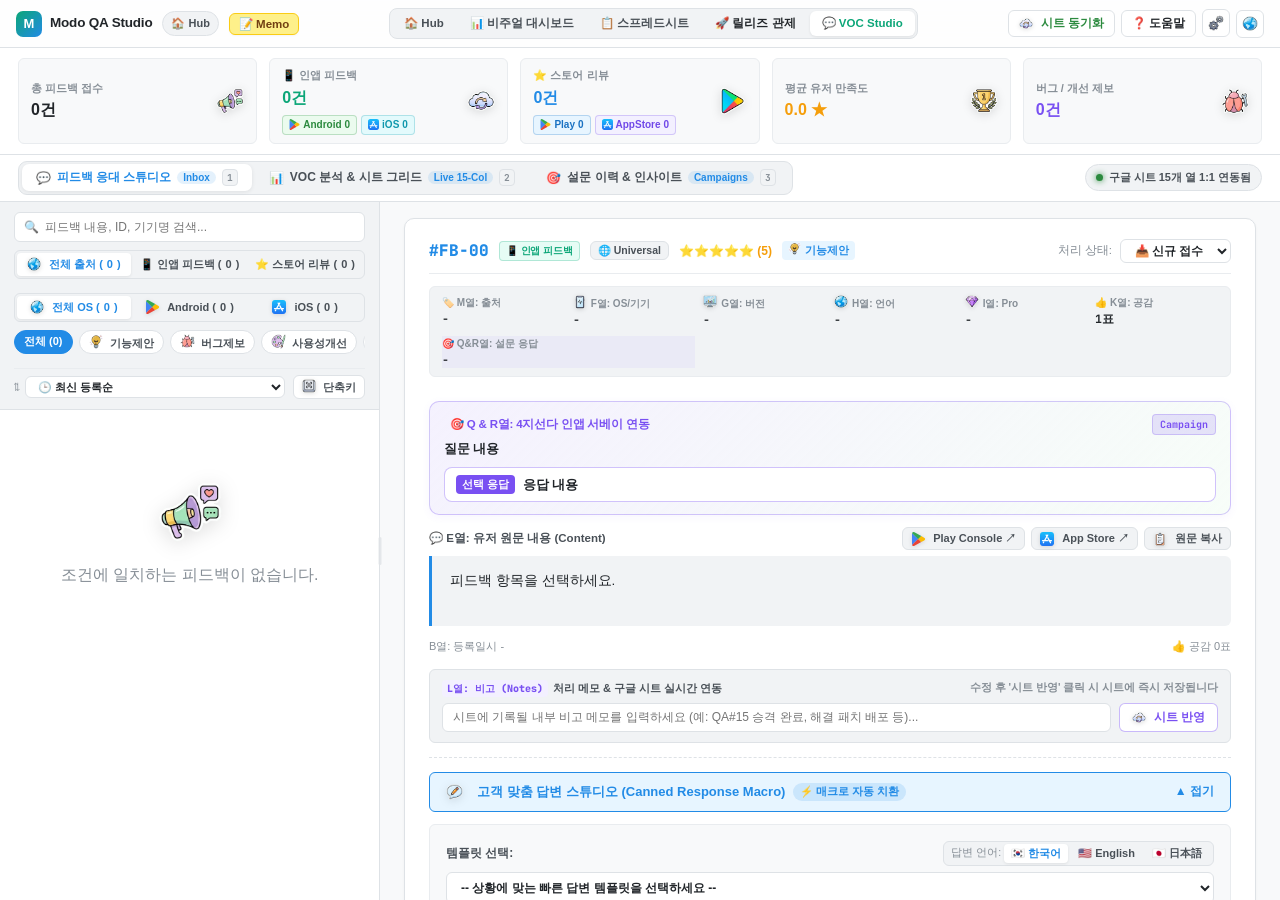
<file: universal-qa-tracker/templates/voc_dashboard.html>
<!DOCTYPE html>
<html lang="ko">
<head>
  <meta charset="UTF-8" />
  <meta name="viewport" content="width=device-width, initial-scale=1.0" />
  <title>Modo VOC Studio — 유저 피드백 & 고객 응대 대시보드</title>
  <link rel="preconnect" href="https://fonts.googleapis.com">
  <link rel="preconnect" href="https://fonts.gstatic.com" crossorigin>
  <link href="https://fonts.googleapis.com/css2?family=JetBrains+Mono:wght@400;600;700&family=Pretendard:wght@400;500;600;700;800&display=swap" rel="stylesheet">
  <style>
    :root {
      --bg-primary: #F8F9FA;
      --bg-surface: #FFFFFF;
      --bg-subtle: #F1F3F5;
      --bg-hover: #E9ECEF;
      --border: #DEE2E6;
      --border-subtle: #E9ECEF;
      --border-focus: #228BE6;
      --text-primary: #212529;
      --text-secondary: #495057;
      --text-muted: #868E96;
      --accent-blue: #228BE6;
      --accent-blue-bg: #E7F5FF;
      --accent-green: #2B8A3E;
      --accent-green-bg: #EBFBEE;
      --accent-orange: #E67700;
      --accent-orange-bg: #FFF9DB;
      --accent-red: #FA5252;
      --accent-red-bg: #FFF5F5;
      --accent-purple: #7950F2;
      --accent-purple-bg: #F3F0FF;
      --star-gold: #F59E0B;
      --shadow-sm: 0 1px 3px rgba(0,0,0,0.04);
      --shadow-md: 0 4px 14px rgba(0,0,0,0.06);
      --shadow-lg: 0 10px 28px rgba(0,0,0,0.1);
      --radius-sm: 6px;
      --radius-md: 10px;
      --radius-lg: 14px;
      --font-sans: 'Pretendard', -apple-system, BlinkMacSystemFont, sans-serif;
      --font-mono: 'JetBrains Mono', monospace;
    }

    [data-theme="dark"] {
      --bg-primary: #121214;
      --bg-surface: #1A1A1E;
      --bg-subtle: #242429;
      --bg-hover: #2C2C33;
      --border: #2E2E35;
      --border-subtle: #252528;
      --border-focus: #339AF0;
      --text-primary: #ECECF1;
      --text-secondary: #A6A7AB;
      --text-muted: #6C6D71;
      --accent-blue: #339AF0;
      --accent-blue-bg: rgba(51, 154, 240, 0.15);
      --accent-green: #51CF66;
      --accent-green-bg: rgba(81, 207, 102, 0.15);
      --accent-orange: #FCC419;
      --accent-orange-bg: rgba(255, 212, 59, 0.15);
      --accent-red: #FF6B6B;
      --accent-red-bg: rgba(255, 107, 107, 0.15);
      --accent-purple: #9775FA;
      --accent-purple-bg: rgba(151, 117, 250, 0.15);
      --star-gold: #FBBF24;
      --shadow-sm: 0 1px 3px rgba(0,0,0,0.3);
      --shadow-md: 0 4px 14px rgba(0,0,0,0.4);
      --shadow-lg: 0 10px 28px rgba(0,0,0,0.5);
    }

    * { box-sizing: border-box; margin: 0; padding: 0; }
    body {
      background-color: var(--bg-primary);
      color: var(--text-primary);
      font-family: var(--font-sans);
      line-height: 1.5;
      -webkit-font-smoothing: antialiased;
      height: 100vh;
      display: flex;
      flex-direction: column;
      overflow: hidden;
    }

    /* Apple HIG Global Navigation Bar */
    .apple-global-nav {
      position: sticky;
      top: 0;
      z-index: 1000;
      display: flex;
      align-items: center;
      justify-content: space-between;
      height: 48px;
      padding: 0 16px;
      background: rgba(255, 255, 255, 0.82);
      backdrop-filter: blur(20px);
      -webkit-backdrop-filter: blur(20px);
      border-bottom: 1px solid var(--border);
      gap: 12px;
      flex-shrink: 0;
    }
    [data-theme="dark"] .apple-global-nav {
      background: rgba(28, 28, 30, 0.82);
    }
    .nav-left {
      display: flex;
      align-items: center;
      gap: 10px;
      flex-shrink: 0;
    }
    .nav-brand-link {
      display: flex;
      align-items: center;
      gap: 8px;
      text-decoration: none;
      color: var(--text-primary);
    }
    .nav-brand-icon {
      width: 26px;
      height: 26px;
      border-radius: 7px;
      background: linear-gradient(135deg, #0CA678, #228BE6);
      color: #fff;
      display: flex;
      align-items: center;
      justify-content: center;
      font-weight: 800;
      font-size: 13px;
    }
    .nav-brand-title {
      font-size: 13.5px;
      font-weight: 700;
      letter-spacing: -0.2px;
      color: var(--text-primary);
    }
    .nav-hub-badge {
      font-size: 11px;
      font-weight: 700;
      padding: 3px 8px;
      border-radius: 999px;
      background: var(--bg-subtle);
      border: 1px solid var(--border);
      color: var(--text-secondary);
      text-decoration: none;
      transition: all 0.15s ease;
      display: inline-flex;
      align-items: center;
      gap: 3px;
    }
    .nav-hub-badge:hover {
      background: var(--bg-hover);
      color: var(--accent-blue);
      border-color: var(--accent-blue);
    }
    .nav-view-switcher {
      display: flex;
      background: var(--bg-subtle);
      border: 1px solid var(--border);
      border-radius: 8px;
      padding: 2px;
      gap: 2px;
    }
    .nav-view-tab {
      padding: 4px 12px;
      border-radius: 6px;
      font-size: 11.5px;
      font-weight: 600;
      text-decoration: none;
      color: var(--text-secondary);
      transition: all 0.15s ease;
      display: inline-flex;
      align-items: center;
      gap: 4px;
      white-space: nowrap;
    }
    .nav-view-tab:hover {
      color: var(--text-primary);
    }
    .nav-view-tab.active {
      background: var(--bg-surface);
      color: var(--text-primary);
      font-weight: 700;
      box-shadow: 0 1px 3px rgba(0,0,0,0.08);
    }
    .nav-right {
      display: flex;
      align-items: center;
      gap: 6px;
      flex-shrink: 0;
    }
    .nav-btn-action {
      padding: 5px 10px;
      border-radius: 6px;
      border: 1px solid var(--border);
      background: var(--bg-surface);
      color: var(--text-primary);
      font-size: 11.5px;
      font-weight: 600;
      cursor: pointer;
      display: inline-flex;
      align-items: center;
      gap: 4px;
      transition: all 0.15s ease;
    }
    .nav-btn-action:hover {
      background: var(--bg-hover);
    }
    .nav-btn-sync {
      color: var(--accent-green);
      font-weight: 700;
    }
    .nav-btn-icon {
      width: 28px;
      height: 28px;
      border-radius: 6px;
      border: 1px solid var(--border);
      background: var(--bg-surface);
      color: var(--text-primary);
      font-size: 13px;
      cursor: pointer;
      display: inline-flex;
      align-items: center;
      justify-content: center;
      transition: all 0.15s ease;
    }
    .nav-btn-icon:hover {
      background: var(--bg-hover);
    }
    .settings-menu-container {
      position: relative;
    }
    .settings-popover {
      position: absolute;
      top: calc(100% + 8px);
      right: 0;
      width: 240px;
      background: var(--bg-surface);
      border: 1px solid var(--border);
      border-radius: 12px;
      box-shadow: 0 12px 32px rgba(0, 0, 0, 0.15);
      padding: 10px;
      display: none;
      flex-direction: column;
      gap: 6px;
      z-index: 2000;
      animation: popoverFade 0.15s cubic-bezier(0.16, 1, 0.3, 1);
    }
    .settings-popover.open {
      display: flex;
    }
    @keyframes popoverFade {
      from { opacity: 0; transform: translateY(-4px) scale(0.97); }
      to { opacity: 1; transform: translateY(0) scale(1); }
    }
    .popover-section-title {
      font-size: 10px;
      font-weight: 800;
      color: var(--text-muted);
      text-transform: uppercase;
      letter-spacing: 0.5px;
      padding: 2px 4px;
    }
    .popover-row {
      display: flex;
      align-items: center;
      justify-content: space-between;
      font-size: 11.5px;
      color: var(--text-primary);
      padding: 4px;
      border-radius: 6px;
    }
    .popover-btn {
      padding: 3px 8px;
      border-radius: 5px;
      border: 1px solid var(--border);
      background: var(--bg-subtle);
      color: var(--text-primary);
      font-size: 11px;
      font-weight: 600;
      cursor: pointer;
      white-space: nowrap;
      flex-shrink: 0;
    }
    .popover-btn:hover {
      background: var(--bg-hover);
    }
    .popover-divider {
      height: 1px;
      background: var(--border-subtle);
      margin: 2px 0;
    }
    .popover-link-row {
      display: flex;
      align-items: center;
      justify-content: space-between;
      font-size: 11.5px;
      color: var(--text-primary);
      padding: 5px;
      border-radius: 6px;
      text-decoration: none;
      font-weight: 600;
    }
    .popover-link-row:hover {
      background: var(--bg-hover);
      color: var(--accent-blue);
    }

    /* KPI Cards Row */
    .kpi-row {
      display: grid;
      grid-template-columns: repeat(5, 1fr);
      gap: 12px;
      padding: 10px 18px;
      background: var(--bg-surface);
      border-bottom: 1px solid var(--border);
      flex-shrink: 0;
    }
    @media (max-width: 1100px) {
      .kpi-row { grid-template-columns: repeat(3, 1fr); }
    }
    @media (max-width: 768px) {
      .kpi-row { grid-template-columns: repeat(2, 1fr); }
    }
    .kpi-card {
      background: var(--bg-primary);
      border: 1px solid var(--border-subtle);
      border-radius: var(--radius-sm);
      padding: 8px 12px;
      display: flex;
      align-items: center;
      justify-content: space-between;
      cursor: pointer;
      transition: all 0.15s ease;
    }
    .kpi-card:hover {
      background: var(--bg-hover);
      border-color: var(--border-focus);
      transform: translateY(-1px);
    }
    .kpi-label {
      font-size: 11px;
      color: var(--text-muted);
      font-weight: 600;
      margin-bottom: 2px;
    }
    .kpi-val {
      font-size: 16px;
      font-weight: 800;
      color: var(--text-primary);
    }
    .kpi-val.gold { color: var(--star-gold); }
    .kpi-val.green { color: var(--accent-green); }
    .kpi-icon {
      font-size: 20px;
      display: inline-flex;
      align-items: center;
      justify-content: center;
    }
    .kpi-sticker-img {
      width: 28px;
      height: 28px;
      object-fit: contain;
      filter: drop-shadow(0 2px 5px rgba(0, 0, 0, 0.12));
      transition: transform 0.2s cubic-bezier(0.16, 1, 0.3, 1);
    }
    .kpi-card:hover .kpi-sticker-img {
      transform: scale(1.15) rotate(3deg);
    }
    /* KPI OS Sub Breakdown Pills */
    .kpi-os-sub {
      display: flex;
      align-items: center;
      gap: 4px;
      margin-top: 5px;
      flex-wrap: wrap;
    }
    .kpi-os-chip {
      font-size: 10px;
      font-weight: 700;
      padding: 1.5px 6px;
      border-radius: 4px;
      border: 1px solid var(--border-subtle);
      background: var(--bg-surface);
      color: var(--text-secondary);
      display: inline-flex;
      align-items: center;
      gap: 3px;
      transition: all 0.15s ease;
      cursor: pointer;
    }
    .kpi-os-chip:hover {
      border-color: var(--border-focus);
      background: var(--bg-hover);
      transform: translateY(-1px);
    }
    .kpi-os-chip.android {
      color: #2B8A3E;
      background: #EBFBEE;
      border-color: rgba(43, 138, 62, 0.25);
    }
    .kpi-os-chip.ios {
      color: #1098AD;
      background: #E3FAFC;
      border-color: rgba(16, 152, 173, 0.25);
    }
    .kpi-os-chip.play {
      color: #1971C2;
      background: #E7F5FF;
      border-color: rgba(25, 113, 194, 0.25);
    }
    .kpi-os-chip.appstore {
      color: #7048E8;
      background: #F3F0FF;
      border-color: rgba(112, 72, 232, 0.25);
    }
    [data-theme="dark"] .kpi-os-chip.android {
      color: #51CF66;
      background: rgba(43, 138, 62, 0.2);
    }
    [data-theme="dark"] .kpi-os-chip.ios {
      color: #22B8CF;
      background: rgba(16, 152, 173, 0.2);
    }
    [data-theme="dark"] .kpi-os-chip.play {
      color: #4DABF7;
      background: rgba(34, 139, 230, 0.2);
    }
    [data-theme="dark"] .kpi-os-chip.appstore {
      color: #9775FA;
      background: rgba(112, 72, 232, 0.2);
    }

    /* Spec Item for Survey Response */
    .spec-item.spec-survey-item {
      grid-column: span 2;
      background: rgba(121, 80, 242, 0.06);
      border-color: rgba(121, 80, 242, 0.25);
    }
    .spec-survey-pill {
      display: inline-flex;
      align-items: center;
      gap: 4px;
      padding: 2px 8px;
      border-radius: 4px;
      background: #7950F2;
      color: #FFFFFF;
      font-weight: 700;
      font-size: 11px;
      letter-spacing: -0.2px;
    }
    .spec-survey-none {
      color: var(--text-muted);
      font-weight: 600;
      font-size: 11px;
    }

    /* Detail Survey Card Styling */
    .detail-survey-card {
      margin: 10px 0 12px;
      padding: 12px 14px;
      background: linear-gradient(135deg, rgba(121, 80, 242, 0.08) 0%, rgba(235, 251, 238, 0.4) 100%);
      border: 1.5px solid rgba(121, 80, 242, 0.3);
      border-radius: var(--radius-md);
      box-shadow: 0 2px 8px rgba(121, 80, 242, 0.06);
      transition: all 0.2s ease;
    }
    [data-theme="dark"] .detail-survey-card {
      background: linear-gradient(135deg, rgba(121, 80, 242, 0.15) 0%, rgba(18, 18, 20, 0.9) 100%);
      border-color: rgba(121, 80, 242, 0.4);
    }
    .detail-survey-card.no-survey {
      background: var(--bg-subtle);
      border: 1px dashed var(--border);
      box-shadow: none;
      opacity: 0.85;
    }
    .detail-survey-header {
      display: flex;
      align-items: center;
      justify-content: space-between;
      margin-bottom: 6px;
    }
    .detail-survey-badge {
      display: inline-flex;
      align-items: center;
      gap: 6px;
      font-size: 11.5px;
      font-weight: 800;
      color: var(--accent-purple);
      letter-spacing: -0.2px;
    }
    .detail-survey-card.no-survey .detail-survey-badge {
      color: var(--text-muted);
    }
    .detail-survey-campaign {
      font-size: 10px;
      font-family: var(--font-mono);
      font-weight: 700;
      padding: 2px 7px;
      background: rgba(121, 80, 242, 0.15);
      color: var(--accent-purple);
      border-radius: 4px;
      border: 1px solid rgba(121, 80, 242, 0.25);
    }
    .detail-survey-card.no-survey .detail-survey-campaign {
      background: var(--bg-hover);
      color: var(--text-muted);
      border-color: var(--border-subtle);
    }
    .detail-survey-q {
      font-size: 12.5px;
      font-weight: 700;
      color: var(--text-primary);
      margin-bottom: 8px;
      line-height: 1.4;
    }
    .detail-survey-card.no-survey .detail-survey-q {
      font-size: 11.5px;
      font-weight: 500;
      color: var(--text-muted);
      margin-bottom: 4px;
    }
    .detail-survey-a-box {
      display: flex;
      align-items: center;
      gap: 8px;
      background: var(--bg-surface);
      padding: 7px 11px;
      border-radius: 8px;
      border: 1.2px solid rgba(121, 80, 242, 0.35);
    }
    .detail-survey-card.no-survey .detail-survey-a-box {
      background: transparent;
      border: 1px solid var(--border-subtle);
      padding: 5px 9px;
    }
    .detail-survey-a-box .a-badge {
      font-size: 10.5px;
      font-weight: 800;
      color: #FFFFFF;
      background: #7950F2;
      padding: 2px 6px;
      border-radius: 4px;
      white-space: nowrap;
    }
    .detail-survey-card.no-survey .detail-survey-a-box .a-badge {
      background: var(--text-muted);
    }
    .detail-survey-a-box .a-text {
      font-size: 13px;
      font-weight: 800;
      color: var(--text-primary);
      letter-spacing: -0.2px;
    }
    .detail-survey-card.no-survey .detail-survey-a-box .a-text {
      font-size: 11.5px;
      font-weight: 500;
      color: var(--text-muted);
    }

    /* Muted Card Survey Tag */
    .card-survey-tag.muted {
      background: var(--bg-subtle);
      color: var(--text-muted);
      border: 1px dashed var(--border-subtle);
    }
    .cat-sticker-img {
      width: 13px;
      height: 13px;
      object-fit: contain;
      vertical-align: -1.5px;
      margin-right: 4px;
    }
    .btn-sticker-icon {
      width: 14px;
      height: 14px;
      object-fit: contain;
      vertical-align: -2px;
      margin-right: 4px;
      filter: drop-shadow(0 1px 2px rgba(0, 0, 0, 0.12));
    }
    .chip-sticker-icon {
      width: 15px;
      height: 15px;
      object-fit: contain;
      vertical-align: -2.5px;
      margin-right: 3px;
    }
    .pro-sticker-icon {
      width: 13px;
      height: 13px;
      object-fit: contain;
      vertical-align: -2px;
      margin-right: 2px;
    }
    .nav-sticker-icon {
      width: 16px;
      height: 16px;
      object-fit: contain;
      transition: transform 0.2s cubic-bezier(0.16, 1, 0.3, 1);
    }
    .nav-btn-icon:hover .nav-sticker-icon {
      transform: scale(1.18) rotate(10deg);
    }
    .sec-sticker-icon {
      width: 17px;
      height: 17px;
      object-fit: contain;
      vertical-align: -3px;
      margin-right: 6px;
      filter: drop-shadow(0 2px 4px rgba(0, 0, 0, 0.1));
    }
    .empty-sticker-img {
      width: 64px;
      height: 64px;
      object-fit: contain;
      margin-bottom: 12px;
      filter: drop-shadow(0 4px 10px rgba(0, 0, 0, 0.12));
      animation: stickerFloat 3s ease-in-out infinite;
    }
    @keyframes stickerFloat {
      0%, 100% { transform: translateY(0); }
      50% { transform: translateY(-5px); }
    }

    /* Split-View Main Workspace with Resizer */
    .workspace {
      flex: 1;
      display: flex;
      overflow: hidden;
      position: relative;
    }

    /* Left Column: Feedback List (Resizable) */
    .left-panel {
      width: 380px;
      min-width: 280px;
      max-width: 650px;
      flex-shrink: 0;
      border-right: 1px solid var(--border);
      display: flex;
      flex-direction: column;
      background: var(--bg-surface);
      position: relative;
    }

    /* Vertical Resizer Splitter Bar */
    .splitter-resizer {
      width: 8px;
      margin-left: -4px;
      margin-right: -4px;
      cursor: col-resize;
      background: transparent;
      z-index: 20;
      position: relative;
      transition: background 0.15s ease;
      flex-shrink: 0;
      user-select: none;
      touch-action: none;
    }
    .splitter-resizer:hover, .splitter-resizer.is-dragging {
      background: var(--accent-blue);
    }
    .splitter-resizer::after {
      content: '';
      position: absolute;
      top: 50%;
      left: 50%;
      transform: translate(-50%, -50%);
      width: 3px;
      height: 28px;
      border-radius: 999px;
      background: var(--border);
      opacity: 0.8;
      transition: background 0.15s ease, height 0.15s ease;
    }
    .splitter-resizer:hover::after, .splitter-resizer.is-dragging::after {
      background: #FFF;
      height: 38px;
    }

    /* Right Column: Customer Response Studio (Fluid Responsive) */
    .right-panel {
      flex: 1;
      min-width: 340px;
      overflow-y: auto;
      background: var(--bg-primary);
      display: flex;
      flex-direction: column;
    }
    .filter-bar {
      padding: 10px 14px;
      border-bottom: 1px solid var(--border);
      display: flex;
      flex-direction: column;
      gap: 8px;
      background: var(--bg-subtle);
    }
    .search-wrap {
      position: relative;
    }
    .search-input {
      width: 100%;
      padding: 7px 12px 7px 30px;
      font-size: 12px;
      border-radius: var(--radius-sm);
      border: 1px solid var(--border);
      background: var(--bg-surface);
      color: var(--text-primary);
      outline: none;
    }
    .search-input:focus {
      border-color: var(--border-focus);
    }
    .search-icon {
      position: absolute;
      left: 10px;
      top: 50%;
      transform: translateY(-50%);
      font-size: 12px;
      color: var(--text-muted);
    }
    .filter-chips {
      display: flex;
      gap: 6px;
      overflow-x: auto;
      scrollbar-width: none;
    }
    .filter-chip {
      padding: 3px 9px;
      font-size: 11px;
      font-weight: 600;
      border-radius: 999px;
      border: 1px solid var(--border);
      background: var(--bg-surface);
      color: var(--text-secondary);
      cursor: pointer;
      white-space: nowrap;
      transition: all 0.15s ease;
    }
    .filter-chip.active {
      background: var(--accent-blue);
      color: #FFF;
      border-color: var(--accent-blue);
    }

    /* Sort & Shortcut Action Bar */
    .sort-action-bar {
      display: flex;
      align-items: center;
      justify-content: space-between;
      gap: 8px;
      margin-top: 6px;
      padding-top: 6px;
      border-top: 1px solid var(--border-subtle);
    }
    .sort-wrap {
      display: flex;
      align-items: center;
      gap: 5px;
      flex: 1;
    }
    .sort-icon {
      font-size: 11px;
      color: var(--text-muted);
    }
    .voc-sort-select {
      flex: 1;
      padding: 3px 8px;
      font-size: 11px;
      font-weight: 600;
      border-radius: 6px;
      border: 1px solid var(--border);
      background: var(--bg-surface);
      color: var(--text-primary);
      cursor: pointer;
      outline: none;
      transition: border-color 0.15s ease;
    }
    .voc-sort-select:focus {
      border-color: var(--border-focus);
    }
    .btn-shortcut-hint {
      padding: 3px 8px;
      border-radius: 6px;
      border: 1px solid var(--border);
      background: var(--bg-surface);
      color: var(--text-secondary);
      font-size: 10.5px;
      font-weight: 700;
      cursor: pointer;
      transition: all 0.15s ease;
      white-space: nowrap;
    }
    .btn-shortcut-hint:hover {
      background: var(--bg-hover);
      color: var(--accent-blue);
      border-color: var(--accent-blue);
    }

    .btn-studio-sync-remote {
      background: var(--bg-surface);
      color: var(--accent-purple);
      border: 1px solid rgba(121, 80, 242, 0.4);
      font-weight: 700;
      display: inline-flex;
      align-items: center;
      gap: 4px;
      transition: all 0.15s ease;
    }
    .btn-studio-sync-remote:hover {
      background: var(--accent-purple-bg);
      border-color: var(--accent-purple);
    }

    /* OS Segmented Control Bar */
    .os-filter-bar {
      display: flex;
      background: var(--bg-subtle);
      border: 1px solid var(--border);
      border-radius: var(--radius-sm);
      padding: 2px;
      gap: 2px;
    }
    .os-tab {
      flex: 1;
      padding: 4px 6px;
      font-size: 11px;
      font-weight: 700;
      border: none;
      background: transparent;
      color: var(--text-secondary);
      border-radius: 4px;
      cursor: pointer;
      text-align: center;
      transition: all 0.15s ease;
      display: flex;
      align-items: center;
      justify-content: center;
      gap: 4px;
      white-space: nowrap;
    }
    .os-tab:hover {
      color: var(--text-primary);
    }
    .os-tab.active {
      background: var(--bg-surface);
      color: var(--accent-blue);
      box-shadow: 0 1px 3px rgba(0, 0, 0, 0.08);
    }
    .os-badge-android {
      color: #1b5e20;
      background: rgba(46, 125, 50, 0.12);
      border: 1px solid rgba(46, 125, 50, 0.28);
      border-radius: 6px;
      padding: 2px 7px;
      font-weight: 700;
      font-size: 10.5px;
      display: inline-flex;
      align-items: center;
      gap: 4px;
      line-height: 1.2;
      letter-spacing: -0.2px;
    }
    .os-badge-ios {
      color: #0369a1;
      background: rgba(2, 132, 199, 0.12);
      border: 1px solid rgba(2, 132, 199, 0.28);
      border-radius: 6px;
      padding: 2px 7px;
      font-weight: 700;
      font-size: 10.5px;
      display: inline-flex;
      align-items: center;
      gap: 4px;
      line-height: 1.2;
      letter-spacing: -0.2px;
    }
    .os-badge-universal {
      color: var(--text-secondary);
      background: var(--bg-subtle);
      border: 1px solid var(--border);
      border-radius: 6px;
      padding: 2px 7px;
      font-weight: 600;
      font-size: 10.5px;
      display: inline-flex;
      align-items: center;
      gap: 4px;
      line-height: 1.2;
    }
    [data-theme="dark"] .os-badge-android {
      color: #4ade80;
      background: rgba(74, 222, 128, 0.16);
      border-color: rgba(74, 222, 128, 0.35);
    }
    [data-theme="dark"] .os-badge-ios {
      color: #38bdf8;
      background: rgba(56, 189, 248, 0.16);
      border-color: rgba(56, 189, 248, 0.35);
    }
    .feedback-card.platform-android {
      border-left: 3.5px solid #2e7d32;
    }
    .feedback-card.platform-ios {
      border-left: 3.5px solid #0284c7;
    }
    .feedback-card.platform-universal {
      border-left: 3.5px solid var(--border);
    }
    [data-theme="dark"] .feedback-card.platform-android {
      border-left-color: #4ade80;
    }
    [data-theme="dark"] .feedback-card.platform-ios {
      border-left-color: #38bdf8;
    }
    .btn-studio-play {
      background: var(--bg-surface);
      color: #2b8a3e;
      border: 1px solid rgba(43, 138, 62, 0.4);
      font-weight: 700;
      display: inline-flex;
      align-items: center;
      gap: 5px;
      transition: all 0.15s ease;
    }
    .btn-studio-play:hover {
      background: var(--accent-green-bg);
      border-color: #2b8a3e;
      color: #2b8a3e;
      box-shadow: 0 1px 4px rgba(43, 138, 62, 0.15);
    }
    .btn-studio-play.highlight {
      background: #2b8a3e;
      color: #ffffff;
      border-color: #2b8a3e;
      box-shadow: 0 2px 6px rgba(43, 138, 62, 0.25);
    }
    .btn-studio-play.highlight:hover {
      background: #237032;
    }

    .btn-studio-appstore {
      background: var(--bg-surface);
      color: #0284c7;
      border: 1px solid rgba(2, 132, 199, 0.4);
      font-weight: 700;
      display: inline-flex;
      align-items: center;
      gap: 5px;
      transition: all 0.15s ease;
    }
    .btn-studio-appstore:hover {
      background: var(--accent-blue-bg);
      border-color: #0284c7;
      color: #0284c7;
      box-shadow: 0 1px 4px rgba(2, 132, 199, 0.15);
    }
    .btn-studio-appstore.highlight {
      background: #0284c7;
      color: #ffffff;
      border-color: #0284c7;
      box-shadow: 0 2px 6px rgba(2, 132, 199, 0.25);
    }
    .btn-studio-appstore.highlight:hover {
      background: #0369a1;
    }

    [data-theme="dark"] .btn-studio-play {
      color: #4ade80;
      border-color: rgba(74, 222, 128, 0.4);
    }
    [data-theme="dark"] .btn-studio-play:hover {
      background: rgba(74, 222, 128, 0.15);
    }
    [data-theme="dark"] .btn-studio-play.highlight {
      background: #16a34a;
      color: #ffffff;
      border-color: #16a34a;
    }

    [data-theme="dark"] .btn-studio-appstore {
      color: #38bdf8;
      border-color: rgba(56, 189, 248, 0.4);
    }
    [data-theme="dark"] .btn-studio-appstore:hover {
      background: rgba(56, 189, 248, 0.15);
    }
    [data-theme="dark"] .btn-studio-appstore.highlight {
      background: #0284c7;
      color: #ffffff;
      border-color: #0284c7;
    }

    /* Mini console link buttons in quote header */
    .btn-console-link {
      padding: 3px 8px;
      border-radius: 6px;
      font-size: 11px;
      font-weight: 700;
      cursor: pointer;
      display: inline-flex;
      align-items: center;
      gap: 4px;
      transition: all 0.15s ease;
      background: var(--bg-subtle);
      border: 1px solid var(--border);
      color: var(--text-secondary);
    }
    .btn-console-link.play:hover, .btn-console-link.play.highlight {
      color: #2b8a3e;
      border-color: #2b8a3e;
      background: var(--accent-green-bg);
    }
    .btn-console-link.appstore:hover, .btn-console-link.appstore.highlight {
      color: #0284c7;
      border-color: #0284c7;
      background: var(--accent-blue-bg);
    }

    /* Card footer actions in list */
    .card-footer-actions {
      display: flex;
      align-items: center;
      justify-content: space-between;
      gap: 6px;
      margin-top: 4px;
      padding-top: 4px;
      border-top: 1px dashed var(--border-subtle);
    }
    .card-mini-btn {
      padding: 2px 7px;
      border-radius: 4px;
      font-size: 10px;
      font-weight: 700;
      cursor: pointer;
      background: var(--bg-subtle);
      border: 1px solid var(--border-subtle);
      color: var(--text-secondary);
      transition: all 0.12s ease;
      display: inline-flex;
      align-items: center;
      gap: 3px;
    }
    .card-mini-btn.play:hover {
      background: var(--accent-green-bg);
      color: #2b8a3e;
      border-color: #2b8a3e;
    }
    .card-mini-btn.appstore:hover {
      background: var(--accent-blue-bg);
      color: #0284c7;
      border-color: #0284c7;
    }

    .feedback-list {
      flex: 1;
      overflow-y: auto;
      padding: 10px;
      display: flex;
      flex-direction: column;
      gap: 8px;
    }
    .feedback-card {
      background: var(--bg-surface);
      border: 1px solid var(--border);
      border-radius: var(--radius-sm);
      padding: 12px 14px;
      cursor: pointer;
      transition: all 0.15s ease;
      display: flex;
      flex-direction: column;
      gap: 6px;
    }
    .feedback-card:hover {
      border-color: var(--border-focus);
      background: var(--bg-hover);
    }
    .feedback-card.active {
      border-color: var(--accent-blue);
      background: var(--accent-blue-bg);
      box-shadow: 0 0 0 1px var(--accent-blue);
    }
    .card-top {
      display: flex;
      align-items: center;
      justify-content: space-between;
    }
    .id-tag {
      font-family: var(--font-mono);
      font-weight: 800;
      font-size: 11px;
      color: var(--accent-blue);
      background: rgba(34, 139, 230, 0.1);
      padding: 2px 6px;
      border-radius: 4px;
    }
    .rating-stars {
      color: var(--star-gold);
      font-size: 11px;
      font-weight: 700;
    }
    .card-meta {
      display: flex;
      align-items: center;
      gap: 6px;
      font-size: 11px;
      color: var(--text-muted);
    }
    .card-cat {
      font-size: 10.5px;
      font-weight: 700;
      padding: 1px 6px;
      border-radius: 4px;
    }
    .card-cat.feature { background: var(--accent-blue-bg); color: var(--accent-blue); }
    .card-cat.bug { background: var(--accent-red-bg); color: var(--accent-red); }
    .card-cat.ux { background: var(--accent-purple-bg); color: var(--accent-purple); }
    .card-cat.other { background: var(--accent-green-bg); color: var(--accent-green); }

    .card-body-text {
      font-size: 12.5px;
      color: var(--text-primary);
      line-height: 1.4;
      display: -webkit-box;
      -webkit-line-clamp: 2;
      -webkit-box-orient: vertical;
      overflow: hidden;
    }

    /* Right Column: Integrated Customer Response Studio */
    .right-panel {
      flex: 1;
      min-width: 360px;
      overflow-y: auto;
      background: var(--bg-primary);
      padding: 16px 24px;
      display: flex;
      flex-direction: column;
    }
    .voc-detail-container {
      width: 100%;
      max-width: 1020px;
      margin: 0 auto;
      display: flex;
      flex-direction: column;
      gap: 16px;
    }

    .voc-unified-card {
      background: var(--bg-surface);
      border: 1px solid var(--border);
      border-radius: var(--radius-md);
      padding: 20px 24px;
      box-shadow: var(--shadow-sm);
      display: flex;
      flex-direction: column;
    }
    .detail-header {
      display: flex;
      align-items: center;
      justify-content: space-between;
      margin-bottom: 12px;
      padding-bottom: 10px;
      border-bottom: 1px solid var(--border-subtle);
    }
    .detail-id-wrap {
      display: flex;
      align-items: center;
      gap: 10px;
    }
    .detail-id {
      font-family: var(--font-mono);
      font-size: 16px;
      font-weight: 800;
      color: var(--accent-blue);
    }
    .status-select {
      padding: 4px 10px;
      font-size: 11.5px;
      font-weight: 700;
      border-radius: 6px;
      border: 1px solid var(--border);
      background: var(--bg-surface);
      color: var(--text-primary);
      cursor: pointer;
      outline: none;
    }

    .device-spec-grid {
      display: grid;
      grid-template-columns: repeat(4, 1fr);
      gap: 8px;
      background: var(--bg-subtle);
      border: 1px solid var(--border-subtle);
      border-radius: var(--radius-sm);
      padding: 8px 12px;
      margin-bottom: 14px;
      font-size: 11.5px;
    }
    .spec-item {
      display: flex;
      flex-direction: column;
    }
    .spec-key {
      color: var(--text-muted);
      font-size: 10px;
      font-weight: 600;
    }
    .spec-val {
      color: var(--text-primary);
      font-weight: 700;
      font-family: var(--font-mono);
    }

    .quote-header-bar {
      display: flex;
      justify-content: space-between;
      align-items: center;
      margin-bottom: 6px;
    }
    .btn-copy-quote {
      padding: 3px 8px;
      border-radius: 6px;
      border: 1px solid var(--border);
      background: var(--bg-subtle);
      color: var(--text-secondary);
      font-size: 11px;
      font-weight: 700;
      cursor: pointer;
      display: inline-flex;
      align-items: center;
      gap: 4px;
      transition: all 0.15s ease;
    }
    .btn-copy-quote:hover {
      background: var(--bg-hover);
      color: var(--accent-blue);
      border-color: var(--accent-blue);
      box-shadow: 0 1px 3px rgba(0,0,0,0.05);
    }

    .quote-box {
      background: var(--bg-subtle);
      border-left: 3px solid var(--accent-blue);
      padding: 14px 18px;
      border-radius: 0 var(--radius-sm) var(--radius-sm) 0;
      font-size: 13.5px;
      color: var(--text-primary);
      line-height: 1.6;
      margin-bottom: 12px;
      min-height: 70px;
      word-break: break-word;
      white-space: pre-wrap;
    }

    /* Attached Response Drawer Under the Question */
    .drawer-toggle-bar {
      margin-top: 4px;
      border-top: 1px dashed var(--border);
      padding-top: 14px;
    }
    .btn-drawer-toggle {
      width: 100%;
      padding: 10px 16px;
      border-radius: var(--radius-sm);
      border: 1px solid var(--border);
      background: var(--bg-subtle);
      color: var(--text-primary);
      cursor: pointer;
      display: flex;
      align-items: center;
      justify-content: space-between;
      transition: all 0.2s cubic-bezier(0.16, 1, 0.3, 1);
    }
    .btn-drawer-toggle:hover {
      background: var(--bg-hover);
      border-color: var(--border-focus);
    }
    .btn-drawer-toggle.active {
      background: var(--accent-blue-bg);
      border-color: var(--accent-blue);
      color: var(--accent-blue);
    }
    .drawer-toggle-left {
      display: flex;
      align-items: center;
      gap: 8px;
      font-weight: 700;
      font-size: 13px;
    }
    .drawer-badge {
      font-size: 10.5px;
      font-weight: 700;
      padding: 2px 7px;
      border-radius: 999px;
      background: rgba(34, 139, 230, 0.15);
      color: var(--accent-blue);
    }
    .drawer-toggle-right {
      font-size: 12px;
      font-weight: 700;
      color: var(--text-muted);
      display: flex;
      align-items: center;
      gap: 4px;
    }
    .btn-drawer-toggle.active .drawer-toggle-right {
      color: var(--accent-blue);
    }

    .response-drawer-content {
      display: none;
      margin-top: 12px;
      padding: 16px;
      background: var(--bg-primary);
      border: 1px solid var(--border-subtle);
      border-radius: var(--radius-sm);
      animation: drawerSlide 0.2s cubic-bezier(0.16, 1, 0.3, 1);
    }
    .response-drawer-content.open {
      display: block;
    }
    @keyframes drawerSlide {
      from { opacity: 0; transform: translateY(-6px); }
      to { opacity: 1; transform: translateY(0); }
    }
    .response-drawer-inner {
      display: flex;
      flex-direction: column;
      gap: 12px;
    }
    .response-title-bar {
      display: flex;
      align-items: center;
      justify-content: space-between;
      margin-bottom: 12px;
    }
    .response-title {
      font-size: 14px;
      font-weight: 800;
      color: var(--text-primary);
      display: flex;
      align-items: center;
      gap: 6px;
    }

    .template-selector-wrap {
      display: flex;
      flex-direction: column;
      gap: 6px;
      margin-bottom: 10px;
    }
    .template-top-bar {
      display: flex;
      align-items: center;
      justify-content: space-between;
      gap: 8px;
    }
    .template-lang-group {
      display: inline-flex;
      align-items: center;
      gap: 3px;
      background: var(--bg-subtle);
      padding: 2px 4px;
      border-radius: 6px;
      border: 1px solid var(--border);
    }
    .tlang-btn {
      padding: 2px 7px;
      border-radius: 4px;
      border: none;
      background: transparent;
      color: var(--text-secondary);
      font-size: 11px;
      font-weight: 600;
      cursor: pointer;
      display: inline-flex;
      align-items: center;
      gap: 3px;
      transition: all 0.15s ease;
    }
    .tlang-btn:hover {
      color: var(--text-primary);
    }
    .tlang-btn.active {
      background: var(--bg-surface);
      color: var(--accent-blue);
      font-weight: 700;
      box-shadow: 0 1px 3px rgba(0, 0, 0, 0.08);
    }
    .template-select {
      flex: 1;
      padding: 7px 10px;
      font-size: 12px;
      border-radius: var(--radius-sm);
      border: 1px solid var(--border);
      background: var(--bg-surface);
      color: var(--text-primary);
      outline: none;
      font-weight: 600;
      cursor: pointer;
    }
    .template-select:focus {
      border-color: var(--border-focus);
    }

    .reply-textarea {
      width: 100%;
      min-height: 180px;
      flex: 1;
      padding: 12px;
      font-size: 13px;
      border-radius: var(--radius-sm);
      border: 1px solid var(--border);
      background: var(--bg-surface);
      color: var(--text-primary);
      font-family: inherit;
      line-height: 1.55;
      resize: vertical;
      outline: none;
      margin-bottom: 12px;
      box-sizing: border-box;
    }
    .reply-textarea:focus {
      border-color: var(--border-focus);
      box-shadow: 0 0 0 2px rgba(34, 139, 230, 0.12);
    }

    .studio-btn-bar {
      display: flex;
      align-items: center;
      justify-content: space-between;
      gap: 8px;
      flex-wrap: wrap;
    }
    .studio-btn-group {
      display: flex;
      gap: 8px;
    }

    .btn-studio {
      padding: 7px 14px;
      font-size: 12px;
      font-weight: 700;
      border-radius: var(--radius-sm);
      border: 1px solid var(--border);
      background: var(--bg-subtle);
      color: var(--text-primary);
      cursor: pointer;
      display: inline-flex;
      align-items: center;
      gap: 5px;
      transition: all 0.15s ease;
    }
    .btn-studio:hover {
      background: var(--bg-hover);
    }
    .btn-studio-primary {
      background: var(--accent-blue);
      color: #FFF;
      border-color: var(--accent-blue);
    }
    .btn-studio-primary:hover {
      filter: brightness(1.08);
      color: #FFF;
    }
    .btn-studio-qa {
      background: rgba(121, 80, 242, 0.12);
      color: var(--accent-purple);
      border-color: rgba(121, 80, 242, 0.25);
    }
    .btn-studio-qa:hover {
      background: rgba(121, 80, 242, 0.22);
    }

    /* Empty Placeholder */
    .empty-state {
      text-align: center;
      padding: 60px 20px;
      color: var(--text-muted);
    }
    .empty-icon {
      font-size: 36px;
      margin-bottom: 10px;
    }

    /* Toast */
    #vocToast {
      position: fixed;
      bottom: 24px;
      right: 24px;
      background: #212529;
      color: #FFF;
      padding: 10px 18px;
      border-radius: var(--radius-sm);
      font-size: 12.5px;
      font-weight: 600;
      box-shadow: var(--shadow-lg);
      display: none;
      align-items: center;
      gap: 8px;
      z-index: 1000;
    }

    /* Apple Frosted Help Modal */
    .guide-modal-overlay {
      position: fixed;
      top: 0; left: 0; right: 0; bottom: 0;
      background: rgba(0, 0, 0, 0.45);
      z-index: 3000;
      backdrop-filter: blur(4px);
      -webkit-backdrop-filter: blur(4px);
      display: flex;
      align-items: center;
      justify-content: center;
      opacity: 0;
      visibility: hidden;
      transition: opacity 0.2s ease, visibility 0.2s ease;
      padding: 16px;
    }
    .guide-modal-overlay.active {
      opacity: 1;
      visibility: visible;
    }
    .guide-modal-card {
      background: var(--bg-surface);
      border: 1px solid var(--border);
      border-radius: 14px;
      width: 100%;
      max-width: 680px;
      max-height: 90vh;
      display: flex;
      flex-direction: column;
      box-shadow: 0 20px 40px rgba(0, 0, 0, 0.25);
      transform: scale(0.96) translateY(8px);
      transition: transform 0.2s cubic-bezier(0.16, 1, 0.3, 1);
      overflow: hidden;
    }
    .guide-modal-overlay.active .guide-modal-card {
      transform: scale(1) translateY(0);
    }
    .guide-modal-header {
      display: flex;
      align-items: flex-start;
      justify-content: space-between;
      padding: 14px 18px 12px;
      border-bottom: 1px solid var(--border);
      background: var(--bg-subtle);
    }
    .guide-modal-title-wrap {
      display: flex;
      flex-direction: column;
      gap: 3px;
    }
    .guide-modal-title {
      font-size: 15px;
      font-weight: 800;
      color: var(--text-primary);
      display: flex;
      align-items: center;
      gap: 8px;
    }
    .guide-modal-subtitle {
      font-size: 12px;
      color: var(--text-secondary);
      line-height: 1.35;
    }
    .guide-modal-close-btn {
      background: transparent;
      border: none;
      color: var(--text-muted);
      font-size: 16px;
      width: 28px;
      height: 28px;
      border-radius: 6px;
      cursor: pointer;
      display: flex;
      align-items: center;
      justify-content: center;
      transition: all 0.15s ease;
      flex-shrink: 0;
    }
    .guide-modal-close-btn:hover {
      background: var(--bg-hover);
      color: var(--text-primary);
    }
    .guide-modal-body {
      padding: 14px 18px;
      overflow-y: auto;
      display: flex;
      flex-direction: column;
      gap: 10px;
      scrollbar-width: thin;
    }
    .guide-modal-row {
      display: flex;
      align-items: flex-start;
      gap: 12px;
      padding: 11px 13px;
      border-radius: 8px;
      background: var(--bg-primary);
      border: 1px solid var(--border-subtle);
      transition: border-color 0.15s ease, background 0.15s ease;
    }
    .guide-modal-row:hover {
      border-color: var(--border);
      background: var(--bg-subtle);
    }
    .guide-badge-col {
      display: flex;
      flex-direction: column;
      gap: 4px;
      min-width: 120px;
      flex-shrink: 0;
    }
    .guide-badge-col .sev-badge {
      font-size: 11px;
      padding: 3px 8px;
      font-weight: 700;
      text-align: center;
      display: inline-block;
      width: fit-content;
      border-radius: 6px;
    }
    .guide-sla-tag {
      font-size: 10px;
      font-weight: 600;
      color: var(--text-muted);
      letter-spacing: 0.2px;
    }
    .guide-text-col {
      flex: 1;
      min-width: 0;
    }
    .guide-text-title {
      font-size: 12.5px;
      font-weight: 700;
      color: var(--text-primary);
      margin-bottom: 3px;
    }
    .guide-text-desc {
      font-size: 11.5px;
      color: var(--text-secondary);
      line-height: 1.45;
      word-break: keep-all;
    }
    .guide-modal-footer {
      display: flex;
      align-items: center;
      justify-content: space-between;
      padding: 10px 18px;
      border-top: 1px solid var(--border);
      background: var(--bg-subtle);
      gap: 12px;
    }
    .guide-footer-tip {
      font-size: 11.5px;
      color: var(--text-muted);
      line-height: 1.35;
      flex: 1;
    }
    .guide-btn-gotit {
      padding: 6px 14px;
      border-radius: 6px;
      font-size: 12px;
      font-weight: 700;
      background: var(--accent-blue);
      color: #fff;
      border: none;
      cursor: pointer;
      flex-shrink: 0;
      transition: opacity 0.15s ease;
    }
    .guide-btn-gotit:hover {
      opacity: 0.9;
    }
    .guide-btn-cancel {
      padding: 6px 14px;
      border-radius: 6px;
      font-size: 12px;
      font-weight: 600;
      background: var(--bg-surface);
      color: var(--text-secondary);
      border: 1px solid var(--border);
      cursor: pointer;
      flex-shrink: 0;
      transition: all 0.15s ease;
    }
    .guide-btn-cancel:hover {
      background: var(--bg-hover);
      color: var(--text-primary);
    }

    /* Source Badges & Tabs */
    .source-badge {
      display: inline-flex;
      align-items: center;
      gap: 3px;
      font-size: 10px;
      font-weight: 700;
      padding: 1.5px 6px;
      border-radius: 4px;
      letter-spacing: -0.1px;
    }
    .source-badge-inapp {
      background: #E6FCF5;
      color: #0CA678;
      border: 1px solid rgba(12, 166, 120, 0.25);
    }
    [data-theme="dark"] .source-badge-inapp {
      background: rgba(12, 166, 120, 0.18);
      color: #38D9A9;
      border-color: rgba(56, 217, 169, 0.3);
    }
    .source-badge-play {
      background: #E7F5FF;
      color: #228BE6;
      border: 1px solid rgba(34, 139, 230, 0.25);
    }
    [data-theme="dark"] .source-badge-play {
      background: rgba(34, 139, 230, 0.18);
      color: #4DABF7;
      border-color: rgba(77, 171, 247, 0.3);
    }
    .source-badge-appstore {
      background: #F1F3F5;
      color: #495057;
      border: 1px solid rgba(73, 80, 87, 0.25);
    }
    [data-theme="dark"] .source-badge-appstore {
      background: rgba(255, 255, 255, 0.1);
      color: #CED4DA;
      border-color: rgba(255, 255, 255, 0.2);
    }

    /* In-App Notice Callout Banner */
    .inapp-notice-banner {
      display: none;
      align-items: flex-start;
      gap: 9px;
      padding: 9px 12px;
      margin-bottom: 10px;
      border-radius: 8px;
      background: #FFF9DB;
      border: 1px solid #FFE066;
      color: #7A5300;
      font-size: 11.5px;
      line-height: 1.45;
    }
    [data-theme="dark"] .inapp-notice-banner {
      background: rgba(252, 196, 25, 0.12);
      border-color: rgba(252, 196, 25, 0.3);
      color: #FDD835;
    }
    .inapp-notice-banner.show {
      display: flex;
    }
    .inapp-notice-icon {
      font-size: 15px;
      flex-shrink: 0;
      line-height: 1.2;
    }
    .inapp-notice-text {
      flex: 1;
    }
    .inapp-notice-text strong {
      display: block;
      font-size: 12px;
      margin-bottom: 2px;
      color: #5C3C00;
    }
    [data-theme="dark"] .inapp-notice-text strong {
      color: #FFF3BF;
    }

    /* VOC Internal Mode Switcher Sub-Bar */
    .voc-mode-switcher-bar {
      display: flex;
      align-items: center;
      justify-content: space-between;
      padding: 6px 18px;
      background: var(--bg-surface);
      border-bottom: 1px solid var(--border);
      flex-shrink: 0;
      gap: 12px;
    }
    .voc-mode-tabs {
      display: inline-flex;
      background: var(--bg-subtle);
      border: 1px solid var(--border);
      border-radius: 9px;
      padding: 2.5px;
      gap: 3px;
    }
    .voc-mode-tab {
      padding: 5px 14px;
      border-radius: 7px;
      font-size: 12px;
      font-weight: 700;
      border: none;
      background: transparent;
      color: var(--text-secondary);
      cursor: pointer;
      display: inline-flex;
      align-items: center;
      gap: 6px;
      transition: all 0.15s cubic-bezier(0.16, 1, 0.3, 1);
    }
    .voc-mode-tab:hover {
      color: var(--text-primary);
    }
    .voc-mode-tab.active {
      background: var(--bg-surface);
      color: var(--accent-blue);
      box-shadow: 0 1px 4px rgba(0, 0, 0, 0.08);
    }
    .tab-badge {
      font-size: 10px;
      padding: 1px 6px;
      border-radius: 999px;
      background: rgba(34, 139, 230, 0.12);
      color: var(--accent-blue);
      font-weight: 800;
    }
    .tab-shortcut {
      font-family: var(--font-mono);
      font-size: 9.5px;
      padding: 1px 4px;
      border-radius: 4px;
      background: var(--bg-subtle);
      border: 1px solid var(--border);
      color: var(--text-muted);
    }
    .sheet-sync-pill {
      display: inline-flex;
      align-items: center;
      gap: 6px;
      font-size: 11px;
      font-weight: 600;
      color: var(--text-secondary);
      padding: 4px 10px;
      border-radius: 999px;
      background: var(--bg-subtle);
      border: 1px solid var(--border);
      cursor: pointer;
      transition: all 0.15s ease;
    }
    .sheet-sync-pill:hover {
      background: var(--bg-hover);
      border-color: var(--accent-green);
      color: var(--accent-green);
    }
    .sync-dot {
      width: 7px;
      height: 7px;
      border-radius: 50%;
      background: var(--accent-green);
      box-shadow: 0 0 6px var(--accent-green);
      display: inline-block;
    }

    /* Notes Box Container (Detail View) */
    .notes-box-container {
      margin: 8px 0 10px 0;
      padding: 10px 12px;
      border-radius: var(--radius-sm);
      background: var(--bg-subtle);
      border: 1px solid var(--border);
      display: flex;
      flex-direction: column;
      gap: 6px;
    }
    .notes-box-header {
      display: flex;
      align-items: center;
      justify-content: space-between;
      font-size: 11px;
      font-weight: 700;
      color: var(--text-secondary);
    }
    .notes-col-tag {
      font-family: var(--font-mono);
      font-size: 10px;
      color: var(--accent-purple);
      background: var(--accent-purple-bg);
      padding: 1px 5px;
      border-radius: 4px;
      font-weight: 800;
    }
    .notes-input-wrap {
      display: flex;
      gap: 8px;
    }
    .notes-input {
      flex: 1;
      padding: 6px 10px;
      font-size: 12px;
      border-radius: var(--radius-sm);
      border: 1px solid var(--border);
      background: var(--bg-surface);
      color: var(--text-primary);
      outline: none;
      transition: border-color 0.15s ease;
    }
    .notes-input:focus {
      border-color: var(--border-focus);
    }
    .btn-notes-save {
      padding: 6px 12px;
      border-radius: var(--radius-sm);
      border: 1px solid rgba(121, 80, 242, 0.4);
      background: var(--bg-surface);
      color: var(--accent-purple);
      font-size: 11.5px;
      font-weight: 700;
      cursor: pointer;
      display: inline-flex;
      align-items: center;
      gap: 4px;
      white-space: nowrap;
      transition: all 0.15s ease;
    }
    .btn-notes-save:hover {
      background: var(--accent-purple-bg);
      border-color: var(--accent-purple);
    }

    /* VOC Analytics & Sheet Workspace */
    .voc-analytics-workspace {
      flex: 1;
      overflow-y: auto;
      padding: 16px 20px 40px 20px;
      display: flex;
      flex-direction: column;
      gap: 16px;
      background: var(--bg-primary);
    }
    .analytics-kpi-grid {
      display: grid;
      grid-template-columns: repeat(6, 1fr);
      gap: 10px;
    }
    @media (max-width: 1200px) {
      .analytics-kpi-grid { grid-template-columns: repeat(3, 1fr); }
    }
    @media (max-width: 768px) {
      .analytics-kpi-grid { grid-template-columns: repeat(2, 1fr); }
    }
    .akpi-card {
      background: var(--bg-surface);
      border: 1px solid var(--border);
      border-radius: var(--radius-md);
      padding: 10px 14px;
      display: flex;
      flex-direction: column;
      gap: 3px;
      box-shadow: var(--shadow-sm);
    }
    .akpi-label {
      font-size: 11px;
      font-weight: 600;
      color: var(--text-muted);
      display: flex;
      align-items: center;
      justify-content: space-between;
    }
    .akpi-val {
      font-size: 18px;
      font-weight: 800;
      color: var(--text-primary);
      letter-spacing: -0.3px;
    }
    .akpi-sub {
      font-size: 10.5px;
      color: var(--text-muted);
      font-weight: 500;
    }

    /* Charts Grid (2x2) */
    .analytics-charts-grid {
      display: grid;
      grid-template-columns: repeat(2, 1fr);
      gap: 14px;
    }
    @media (max-width: 900px) {
      .analytics-charts-grid { grid-template-columns: 1fr; }
    }
    .chart-card {
      background: var(--bg-surface);
      border: 1px solid var(--border);
      border-radius: var(--radius-md);
      padding: 14px 16px;
      box-shadow: var(--shadow-sm);
      display: flex;
      flex-direction: column;
      gap: 12px;
    }
    .chart-card-header {
      display: flex;
      align-items: center;
      justify-content: space-between;
      padding-bottom: 8px;
      border-bottom: 1px solid var(--border-subtle);
    }
    .chart-card-title {
      font-size: 12.5px;
      font-weight: 700;
      color: var(--text-primary);
      display: flex;
      align-items: center;
      gap: 6px;
    }
    .chart-card-badge {
      font-size: 10.5px;
      font-weight: 600;
      padding: 2px 7px;
      border-radius: 999px;
      background: var(--bg-subtle);
      color: var(--text-secondary);
    }
    .chart-bars-list {
      display: flex;
      flex-direction: column;
      gap: 8px;
    }
    .chart-bar-row {
      display: flex;
      align-items: center;
      gap: 10px;
      font-size: 11.5px;
    }
    .chart-bar-label {
      width: 100px;
      flex-shrink: 0;
      font-weight: 600;
      color: var(--text-secondary);
      display: flex;
      align-items: center;
      gap: 4px;
      white-space: nowrap;
      overflow: hidden;
      text-overflow: ellipsis;
    }
    .chart-bar-track {
      flex: 1;
      height: 10px;
      background: var(--bg-subtle);
      border-radius: 999px;
      overflow: hidden;
      position: relative;
    }
    .chart-bar-fill {
      height: 100%;
      border-radius: 999px;
      transition: width 0.4s cubic-bezier(0.16, 1, 0.3, 1);
    }
    .chart-bar-val {
      width: 65px;
      flex-shrink: 0;
      text-align: right;
      font-family: var(--font-mono);
      font-size: 11px;
      font-weight: 700;
      color: var(--text-primary);
    }

    /* Feedback Inflow Timeline Card */
    .timeline-card {
      background: var(--bg-surface);
      border: 1px solid var(--border);
      border-radius: var(--radius-md);
      padding: 14px 18px;
      box-shadow: var(--shadow-sm);
      display: flex;
      flex-direction: column;
      gap: 12px;
    }
    .timeline-header {
      display: flex;
      align-items: center;
      justify-content: space-between;
      gap: 12px;
      flex-wrap: wrap;
      padding-bottom: 8px;
      border-bottom: 1px solid var(--border-subtle);
    }
    .timeline-title-wrap {
      display: flex;
      align-items: center;
      gap: 10px;
      flex-wrap: wrap;
    }
    .timeline-title {
      font-size: 13px;
      font-weight: 800;
      color: var(--text-primary);
      display: flex;
      align-items: center;
      gap: 6px;
    }
    .timeline-metrics-badges {
      display: flex;
      align-items: center;
      gap: 6px;
      flex-wrap: wrap;
    }
    .timeline-badge {
      font-size: 11px;
      font-weight: 700;
      padding: 2px 8px;
      border-radius: 6px;
      background: var(--bg-subtle);
      color: var(--text-secondary);
      display: inline-flex;
      align-items: center;
      gap: 4px;
    }
    .timeline-badge.peak {
      background: rgba(250, 82, 82, 0.12);
      color: var(--accent-red);
    }
    .timeline-badge.avg {
      background: rgba(34, 139, 230, 0.12);
      color: var(--accent-blue);
    }
    .timeline-badge.days {
      background: rgba(12, 166, 120, 0.12);
      color: #0CA678;
    }
    .timeline-legend {
      display: flex;
      align-items: center;
      gap: 12px;
      font-size: 11px;
      font-weight: 600;
      color: var(--text-secondary);
    }
    .legend-item {
      display: inline-flex;
      align-items: center;
      gap: 4px;
    }
    .legend-dot {
      width: 8px;
      height: 8px;
      border-radius: 50%;
    }
    .timeline-chart-body {
      position: relative;
      min-height: 155px;
      display: flex;
      align-items: flex-end;
      gap: 14px;
      padding: 16px 8px 6px 8px;
      overflow-x: auto;
      border-bottom: 1px solid var(--border-subtle);
    }
    .timeline-bar-col {
      display: flex;
      flex-direction: column;
      align-items: center;
      gap: 6px;
      flex: 1;
      min-width: 52px;
      max-width: 84px;
      cursor: pointer;
      position: relative;
      transition: transform 0.15s ease;
    }
    .timeline-bar-col:hover {
      transform: translateY(-2px);
    }
    .timeline-bar-col:hover .timeline-bar-track {
      filter: brightness(1.08);
      box-shadow: 0 0 0 2px var(--accent-blue);
    }
    .timeline-bar-col:hover .timeline-col-tooltip {
      opacity: 1;
      visibility: visible;
      transform: translateX(-50%) translateY(-6px);
    }
    .timeline-count-badge {
      font-size: 11px;
      font-family: var(--font-mono);
      font-weight: 800;
      color: var(--text-primary);
    }
    .timeline-bar-track {
      width: 32px;
      height: 100px;
      background: var(--bg-subtle);
      border-radius: 6px;
      overflow: hidden;
      display: flex;
      flex-direction: column-reverse;
      position: relative;
      transition: box-shadow 0.15s ease;
    }
    .timeline-segment {
      width: 100%;
      transition: height 0.4s cubic-bezier(0.16, 1, 0.3, 1);
    }
    .timeline-segment.inapp { background: #0CA678; }
    .timeline-segment.play { background: #228BE6; }
    .timeline-segment.appstore { background: #495057; }
    .timeline-date-label {
      font-size: 10.5px;
      font-family: var(--font-mono);
      color: var(--text-muted);
      font-weight: 600;
      white-space: nowrap;
    }
    .timeline-col-tooltip {
      position: absolute;
      bottom: calc(100% + 8px);
      left: 50%;
      transform: translateX(-50%) translateY(0);
      background: rgba(18, 18, 20, 0.94);
      color: #FFFFFF;
      padding: 7px 11px;
      border-radius: 8px;
      font-size: 10.5px;
      white-space: nowrap;
      pointer-events: none;
      opacity: 0;
      visibility: hidden;
      transition: all 0.15s ease;
      z-index: 50;
      box-shadow: var(--shadow-md);
      display: flex;
      flex-direction: column;
      gap: 3px;
      line-height: 1.35;
    }
    [data-theme="dark"] .timeline-col-tooltip {
      background: rgba(36, 36, 41, 0.96);
      border: 1px solid var(--border);
    }

    /* CSAT Trend Curve & NPS Scorecard Section (2-Column Grid) */
    .csat-nps-grid {
      display: grid;
      grid-template-columns: 1.7fr 1.3fr;
      gap: 14px;
    }
    @media (max-width: 960px) {
      .csat-nps-grid { grid-template-columns: 1fr; }
    }
    .csat-curve-card {
      background: var(--bg-surface);
      border: 1px solid var(--border);
      border-radius: var(--radius-md);
      padding: 14px 18px;
      box-shadow: var(--shadow-sm);
      display: flex;
      flex-direction: column;
      gap: 10px;
    }
    .csat-header {
      display: flex;
      align-items: center;
      justify-content: space-between;
      gap: 10px;
      flex-wrap: wrap;
      padding-bottom: 8px;
      border-bottom: 1px solid var(--border-subtle);
    }
    .csat-title-wrap {
      display: flex;
      align-items: center;
      gap: 8px;
      flex-wrap: wrap;
    }
    .csat-title {
      font-size: 13px;
      font-weight: 800;
      color: var(--text-primary);
      display: flex;
      align-items: center;
      gap: 6px;
    }
    .csat-badge {
      font-size: 11px;
      font-weight: 700;
      padding: 2px 8px;
      border-radius: 6px;
      background: rgba(245, 158, 11, 0.12);
      color: var(--star-gold);
      display: inline-flex;
      align-items: center;
      gap: 4px;
    }
    .csat-badge.benchmark {
      background: rgba(43, 138, 62, 0.12);
      color: var(--accent-green);
    }
    .csat-svg-container {
      width: 100%;
      height: 155px;
      position: relative;
    }
    .csat-svg-container svg {
      width: 100%;
      height: 100%;
      overflow: visible;
    }

    /* NPS & Customer Sentiment Card */
    .nps-card {
      background: var(--bg-surface);
      border: 1px solid var(--border);
      border-radius: var(--radius-md);
      padding: 14px 18px;
      box-shadow: var(--shadow-sm);
      display: flex;
      flex-direction: column;
      justify-content: space-between;
      gap: 10px;
    }
    .nps-header {
      display: flex;
      align-items: center;
      justify-content: space-between;
      padding-bottom: 8px;
      border-bottom: 1px solid var(--border-subtle);
    }
    .nps-title {
      font-size: 13px;
      font-weight: 800;
      color: var(--text-primary);
      display: flex;
      align-items: center;
      gap: 6px;
    }
    .nps-hero-row {
      display: flex;
      align-items: center;
      justify-content: space-between;
      gap: 12px;
      padding: 2px 0;
    }
    .nps-score-box {
      display: flex;
      flex-direction: column;
      gap: 1px;
    }
    .nps-score-val {
      font-size: 30px;
      font-weight: 900;
      font-family: var(--font-mono);
      color: var(--accent-green);
      line-height: 1;
      letter-spacing: -1px;
    }
    .nps-score-label {
      font-size: 10.5px;
      font-weight: 700;
      color: var(--text-muted);
    }
    .nps-status-pill {
      font-size: 11px;
      font-weight: 800;
      padding: 4px 10px;
      border-radius: 999px;
      background: rgba(43, 138, 62, 0.14);
      color: var(--accent-green);
      display: inline-flex;
      align-items: center;
      gap: 4px;
    }
    .nps-bar-track {
      height: 10px;
      background: var(--bg-subtle);
      border-radius: 999px;
      overflow: hidden;
      display: flex;
      gap: 2px;
    }
    .nps-bar-seg {
      height: 100%;
      transition: width 0.4s ease;
    }
    .nps-bar-seg.promoters { background: #2B8A3E; }
    .nps-bar-seg.passives { background: #F59E0B; }
    .nps-bar-seg.detractors { background: #FA5252; }
    .nps-legend-grid {
      display: grid;
      grid-template-columns: repeat(3, 1fr);
      gap: 8px;
      font-size: 11px;
    }
    .nps-legend-cell {
      display: flex;
      flex-direction: column;
      gap: 2px;
    }
    .nps-legend-cell-label {
      color: var(--text-muted);
      font-weight: 600;
      font-size: 10px;
      display: flex;
      align-items: center;
      gap: 4px;
    }
    .nps-legend-cell-val {
      font-weight: 800;
      font-family: var(--font-mono);
      color: var(--text-primary);
      font-size: 11.5px;
    }

    /* User Voice Keyword Cloud Section */
    .keyword-cloud-section {
      background: var(--bg-surface);
      border: 1px solid var(--border);
      border-radius: var(--radius-md);
      padding: 12px 16px;
      box-shadow: var(--shadow-sm);
      display: flex;
      flex-direction: column;
      gap: 10px;
    }
    .keyword-cloud-header {
      display: flex;
      align-items: center;
      justify-content: space-between;
      gap: 8px;
      flex-wrap: wrap;
    }
    .keyword-cloud-title {
      font-size: 12.5px;
      font-weight: 700;
      color: var(--text-primary);
      display: flex;
      align-items: center;
      gap: 6px;
    }
    .keyword-cloud-subtitle {
      font-size: 10.5px;
      color: var(--text-muted);
      font-weight: 500;
    }
    .keyword-chips-wrap {
      display: flex;
      flex-wrap: wrap;
      gap: 6px;
      align-items: center;
    }
    .keyword-chip {
      display: inline-flex;
      align-items: center;
      gap: 5px;
      padding: 4px 10px;
      border-radius: 999px;
      background: var(--bg-subtle);
      border: 1px solid var(--border-subtle);
      font-size: 11.5px;
      font-weight: 600;
      color: var(--text-secondary);
      cursor: pointer;
      transition: all 0.15s ease;
      user-select: none;
    }
    .keyword-chip:hover {
      background: var(--accent-blue-bg);
      color: var(--accent-blue);
      border-color: var(--accent-blue);
      transform: translateY(-1px);
    }
    .keyword-chip.active {
      background: var(--accent-blue);
      color: #FFFFFF;
      border-color: var(--accent-blue);
      box-shadow: 0 2px 6px rgba(34, 139, 230, 0.3);
    }
    .keyword-chip.active .keyword-chip-count {
      background: rgba(255, 255, 255, 0.25);
      color: #FFFFFF;
    }
    .keyword-chip-count {
      font-size: 10px;
      font-family: var(--font-mono);
      font-weight: 700;
      padding: 1px 5px;
      border-radius: 999px;
      background: rgba(0, 0, 0, 0.06);
      color: var(--text-muted);
    }
    [data-theme="dark"] .keyword-chip-count {
      background: rgba(255, 255, 255, 0.1);
    }

    /* Table Sortable Header */
    .voc-sheet-table th.sortable {
      cursor: pointer;
      transition: background 0.15s ease;
    }
    .voc-sheet-table th.sortable:hover {
      background: #1C7ED6;
    }
    .voc-sheet-table th.sortable.active {
      background: #1971C2;
    }
    .th-sort-inner {
      display: flex;
      align-items: center;
      justify-content: space-between;
      gap: 4px;
    }
    .sort-indicator {
      font-size: 10px;
      opacity: 0.6;
      font-family: var(--font-mono);
    }
    .voc-sheet-table th.sortable.active .sort-indicator {
      opacity: 1;
      font-weight: 800;
      color: #FFF9DB;
    }

    /* 13-Column Live Sheet Table */
    .sheet-table-section {
      background: var(--bg-surface);
      border: 1px solid var(--border);
      border-radius: var(--radius-md);
      box-shadow: var(--shadow-sm);
      overflow: hidden;
      display: flex;
      flex-direction: column;
    }
    .sheet-table-header-bar {
      padding: 12px 16px;
      border-bottom: 1px solid var(--border);
      background: var(--bg-subtle);
      display: flex;
      align-items: center;
      justify-content: space-between;
      gap: 12px;
      flex-wrap: wrap;
    }
    .sheet-title-group {
      display: flex;
      align-items: center;
      gap: 8px;
    }
    .sheet-title-text {
      font-size: 13.5px;
      font-weight: 800;
      color: var(--text-primary);
      display: flex;
      align-items: center;
      gap: 6px;
    }
    .sheet-col-count-badge {
      font-size: 11px;
      font-weight: 700;
      padding: 2px 8px;
      border-radius: 999px;
      background: var(--accent-blue-bg);
      color: var(--accent-blue);
      border: 1px solid rgba(34, 139, 230, 0.25);
    }
    .sheet-toolbar-controls {
      display: flex;
      align-items: center;
      gap: 8px;
      flex-wrap: wrap;
    }
    .sheet-search-input {
      padding: 5px 10px;
      font-size: 11.5px;
      border-radius: 6px;
      border: 1px solid var(--border);
      background: var(--bg-surface);
      color: var(--text-primary);
      outline: none;
      width: 200px;
      transition: all 0.15s ease;
    }
    .sheet-search-input:focus {
      border-color: var(--border-focus);
      width: 240px;
    }
    .sheet-filter-select {
      padding: 5px 8px;
      font-size: 11.5px;
      font-weight: 600;
      border-radius: 6px;
      border: 1px solid var(--border);
      background: var(--bg-surface);
      color: var(--text-primary);
      outline: none;
      cursor: pointer;
    }
    .sheet-action-btn {
      padding: 5px 10px;
      border-radius: 6px;
      border: 1px solid var(--border);
      background: var(--bg-surface);
      color: var(--text-primary);
      font-size: 11px;
      font-weight: 700;
      cursor: pointer;
      display: inline-flex;
      align-items: center;
      gap: 4px;
      transition: all 0.15s ease;
    }
    .sheet-action-btn:hover {
      background: var(--bg-hover);
      border-color: var(--accent-blue);
    }
    .sheet-hint-banner {
      padding: 6px 16px;
      background: rgba(34, 139, 230, 0.06);
      border-bottom: 1px solid var(--border-subtle);
      font-size: 11px;
      color: var(--text-secondary);
      display: flex;
      align-items: center;
      justify-content: space-between;
    }
    .sheet-table-wrap {
      overflow-x: auto;
      max-height: 480px;
      scrollbar-width: thin;
    }
    .voc-sheet-table {
      width: 100%;
      border-collapse: collapse;
      font-size: 11.5px;
      text-align: left;
      white-space: nowrap;
    }
    .voc-sheet-table th {
      position: sticky;
      top: 0;
      background: #228BE6;
      color: #FFFFFF;
      font-weight: 700;
      padding: 8px 10px;
      font-size: 11px;
      letter-spacing: -0.2px;
      border-right: 1px solid rgba(255, 255, 255, 0.2);
      z-index: 10;
      user-select: none;
    }
    .voc-sheet-table th:last-child {
      border-right: none;
    }
    .voc-sheet-table td {
      padding: 7px 10px;
      border-bottom: 1px solid var(--border-subtle);
      border-right: 1px solid var(--border-subtle);
      color: var(--text-primary);
      transition: background 0.1s ease;
    }
    .voc-sheet-table td:last-child {
      border-right: none;
    }
    .voc-sheet-table tbody tr {
      cursor: pointer;
    }
    .voc-sheet-table tbody tr:hover td {
      background: var(--accent-blue-bg);
    }
    .sheet-cell-id {
      font-family: var(--font-mono);
      font-weight: 800;
      color: var(--accent-blue);
    }
    .sheet-cell-date {
      font-family: var(--font-mono);
      font-size: 10.5px;
      color: var(--text-muted);
    }
    .sheet-cell-content {
      max-width: 280px;
      overflow: hidden;
      text-overflow: ellipsis;
      white-space: nowrap;
    }
    .sheet-cell-notes {
      max-width: 200px;
      overflow: hidden;
      text-overflow: ellipsis;
      white-space: nowrap;
      color: var(--accent-purple);
      font-weight: 600;
    }

    /* =========================================================================
       SURVEY & VOC ADVANCED ANALYTICS STYLES
       ========================================================================= */

    /* Card Survey Tag (Left Panel) */
    .card-survey-tag {
      display: inline-flex;
      align-items: center;
      gap: 5px;
      padding: 3px 8px;
      border-radius: 4px;
      background: rgba(121, 80, 242, 0.12);
      border: 1px solid rgba(121, 80, 242, 0.25);
      color: var(--accent-purple);
      font-size: 11px;
      font-weight: 700;
      margin-top: 4px;
      max-width: 100%;
      white-space: normal;
      word-break: keep-all;
      line-height: 1.35;
    }
    [data-theme="dark"] .card-survey-tag {
      background: rgba(151, 117, 250, 0.16);
      border-color: rgba(151, 117, 250, 0.35);
      color: #D0BFFF;
    }

    /* Survey Response Highlight Card (Right Detail View) */
    .survey-response-highlight-card {
      margin: 8px 0 10px 0;
      padding: 10px 12px;
      border-radius: var(--radius-sm);
      background: linear-gradient(135deg, rgba(121, 80, 242, 0.07), rgba(34, 139, 230, 0.05));
      border: 1px solid rgba(121, 80, 242, 0.22);
      display: flex;
      flex-direction: column;
      gap: 6px;
    }
    [data-theme="dark"] .survey-response-highlight-card {
      background: linear-gradient(135deg, rgba(151, 117, 250, 0.12), rgba(51, 154, 240, 0.08));
      border-color: rgba(151, 117, 250, 0.3);
    }
    .survey-highlight-header {
      display: flex;
      align-items: center;
      justify-content: space-between;
      gap: 8px;
    }
    .survey-highlight-title-group {
      display: flex;
      align-items: center;
      gap: 6px;
      font-size: 11px;
      font-weight: 700;
      color: var(--accent-purple);
    }
    .survey-col-tag {
      padding: 1px 6px;
      border-radius: 4px;
      background: var(--accent-purple);
      color: #FFFFFF;
      font-size: 9.5px;
      font-weight: 800;
    }
    .survey-id-pill {
      font-family: var(--font-mono);
      font-size: 10px;
      padding: 1px 6px;
      border-radius: 4px;
      background: var(--bg-surface);
      border: 1px solid var(--border);
      color: var(--text-muted);
    }
    .survey-highlight-body {
      display: flex;
      flex-direction: column;
      gap: 4px;
    }
    .survey-question-text {
      font-size: 11.5px;
      font-weight: 600;
      color: var(--text-secondary);
    }
    .survey-answer-box {
      display: inline-flex;
      align-items: center;
      gap: 6px;
      padding: 5px 10px;
      border-radius: 6px;
      background: var(--bg-surface);
      border: 1px solid rgba(121, 80, 242, 0.28);
      font-size: 12px;
      font-weight: 700;
      color: var(--accent-purple);
    }
    [data-theme="dark"] .survey-answer-box {
      color: #E5DBFF;
      border-color: rgba(151, 117, 250, 0.4);
    }

    /* Sheet Survey Badge (15-Col Table) */
    .sheet-survey-badge {
      display: inline-block;
      padding: 2px 7px;
      border-radius: 4px;
      background: rgba(121, 80, 242, 0.12);
      border: 1px solid rgba(121, 80, 242, 0.25);
      color: var(--accent-purple);
      font-weight: 700;
      font-size: 11px;
      white-space: nowrap;
    }

    /* =========================================================================
       SURVEY WORKSPACE (TAB 3: #vocSurveyHistoryView) - FIGMA POLISHED
       ========================================================================= */
    .survey-workspace {
      flex: 1;
      display: flex;
      flex-direction: column;
      overflow-y: auto;
      padding: 16px 20px 32px;
      gap: 16px;
      background: var(--bg-primary);
      width: 100%;
      box-sizing: border-box;
    }

    /* 1. Top Header Bar */
    .survey-header-bar {
      display: flex;
      align-items: center;
      justify-content: space-between;
      gap: 16px;
      flex-wrap: wrap;
      padding: 14px 18px;
      border-radius: var(--radius-md);
      background: var(--bg-surface);
      border: 1px solid var(--border);
      box-shadow: var(--shadow-sm);
    }
    .survey-header-left {
      display: flex;
      align-items: center;
      gap: 12px;
    }
    .survey-title-wrap {
      display: flex;
      align-items: center;
      gap: 12px;
    }
    .survey-title-icon {
      width: 40px;
      height: 40px;
      border-radius: 10px;
      background: linear-gradient(135deg, rgba(121, 80, 242, 0.15), rgba(34, 139, 230, 0.15));
      border: 1px solid rgba(121, 80, 242, 0.25);
      display: flex;
      align-items: center;
      justify-content: center;
      font-size: 20px;
      flex-shrink: 0;
    }
    .survey-title-text {
      font-size: 16px;
      font-weight: 800;
      color: var(--text-primary);
      letter-spacing: -0.3px;
      display: flex;
      align-items: center;
      gap: 8px;
    }
    .survey-live-badge {
      font-size: 10.5px;
      font-weight: 700;
      padding: 2px 7px;
      border-radius: 999px;
      background: rgba(43, 138, 62, 0.12);
      border: 1px solid rgba(43, 138, 62, 0.25);
      color: #2B8A3E;
      display: inline-flex;
      align-items: center;
      gap: 4px;
    }
    [data-theme="dark"] .survey-live-badge {
      background: rgba(81, 207, 102, 0.15);
      color: #51CF66;
    }
    .survey-sub-text {
      font-size: 12px;
      color: var(--text-muted);
      margin-top: 3px;
    }
    .survey-header-actions {
      display: flex;
      align-items: center;
      gap: 8px;
    }
    .campaign-select-wrap {
      position: relative;
      display: flex;
      align-items: center;
    }
    .campaign-select-icon {
      position: absolute;
      left: 10px;
      pointer-events: none;
      font-size: 12px;
    }
    .survey-campaign-select {
      padding: 7px 12px 7px 30px;
      border-radius: var(--radius-sm);
      border: 1px solid var(--border);
      background: var(--bg-surface);
      color: var(--text-primary);
      font-size: 12px;
      font-weight: 700;
      cursor: pointer;
      outline: none;
      transition: border-color 0.15s ease;
      min-width: 220px;
    }
    .survey-campaign-select:hover, .survey-campaign-select:focus {
      border-color: var(--accent-purple);
    }
    .btn-survey-action {
      display: inline-flex;
      align-items: center;
      gap: 6px;
      padding: 7px 14px;
      border-radius: var(--radius-sm);
      border: 1px solid var(--border);
      background: var(--bg-surface);
      color: var(--text-secondary);
      font-size: 12px;
      font-weight: 700;
      cursor: pointer;
      transition: all 0.15s ease;
      white-space: nowrap;
    }
    .btn-survey-action:hover {
      background: var(--bg-hover);
      color: var(--text-primary);
    }
    .btn-survey-action.primary {
      background: var(--accent-purple);
      border-color: var(--accent-purple);
      color: #FFFFFF;
    }
    .btn-survey-action.primary:hover {
      filter: brightness(1.08);
    }

    /* 2. Active Campaign Overview Card */
    .campaign-meta-card {
      padding: 16px 20px;
      border-radius: var(--radius-md);
      background: var(--bg-surface);
      border: 1px solid var(--border);
      box-shadow: var(--shadow-sm);
      display: flex;
      flex-direction: column;
      gap: 10px;
      border-left: 4px solid var(--accent-purple);
    }
    .meta-card-top {
      display: flex;
      align-items: center;
      justify-content: space-between;
      gap: 10px;
      flex-wrap: wrap;
    }
    .meta-badge-group {
      display: flex;
      align-items: center;
      gap: 8px;
      flex-wrap: wrap;
    }
    .campaign-id-pill {
      font-family: var(--font-mono);
      font-size: 11.5px;
      font-weight: 800;
      padding: 2px 8px;
      border-radius: 4px;
      background: rgba(121, 80, 242, 0.12);
      color: var(--accent-purple);
      border: 1px solid rgba(121, 80, 242, 0.25);
    }
    .campaign-status-pill {
      font-size: 11px;
      font-weight: 700;
      padding: 2px 8px;
      border-radius: 999px;
    }
    .campaign-status-pill.active {
      background: rgba(43, 138, 62, 0.12);
      color: #2B8A3E;
      border: 1px solid rgba(43, 138, 62, 0.25);
    }
    .campaign-status-pill.archived {
      background: var(--bg-subtle);
      color: var(--text-muted);
      border: 1px solid var(--border);
    }
    .campaign-period-pill {
      font-size: 11.5px;
      color: var(--text-muted);
      font-weight: 600;
    }
    .meta-stat-pill {
      font-size: 12px;
      color: var(--text-secondary);
    }
    .meta-stat-pill strong {
      color: var(--accent-purple);
      font-weight: 800;
      font-family: var(--font-mono);
    }
    .meta-card-body {
      display: flex;
      flex-direction: column;
      gap: 4px;
    }
    .meta-q-label {
      font-size: 11px;
      font-weight: 700;
      color: var(--text-muted);
      text-transform: uppercase;
      letter-spacing: 0.5px;
    }
    .meta-q-text {
      font-size: 15px;
      font-weight: 800;
      color: var(--text-primary);
      letter-spacing: -0.2px;
    }
    .meta-q-sub {
      font-size: 12px;
      color: var(--text-muted);
    }

    /* 3. Survey KPI Grid */
    .survey-kpi-grid {
      display: grid;
      grid-template-columns: repeat(4, 1fr);
      gap: 12px;
    }
    @media (max-width: 900px) {
      .survey-kpi-grid {
        grid-template-columns: repeat(2, 1fr);
      }
    }
    .survey-kpi-card {
      padding: 14px 16px;
      border-radius: var(--radius-md);
      background: var(--bg-surface);
      border: 1px solid var(--border);
      box-shadow: var(--shadow-sm);
      display: flex;
      align-items: center;
      gap: 14px;
    }
    .skpi-icon {
      font-size: 24px;
      flex-shrink: 0;
    }
    .skpi-info {
      display: flex;
      flex-direction: column;
      gap: 2px;
      overflow: hidden;
    }
    .skpi-label {
      font-size: 11px;
      font-weight: 600;
      color: var(--text-muted);
    }
    .skpi-val {
      font-size: 16px;
      font-weight: 800;
      font-family: var(--font-mono);
      color: var(--text-primary);
      white-space: normal;
      word-break: keep-all;
      line-height: 1.3;
    }
    .skpi-val.gold {
      color: var(--accent-purple);
    }

    /* 4. Common Survey Cards & Analytics Deck */
    .survey-analytics-row {
      display: grid;
      grid-template-columns: 1fr 1.3fr;
      gap: 14px;
    }
    @media (max-width: 900px) {
      .survey-analytics-row {
        grid-template-columns: 1fr;
      }
    }
    .survey-card {
      border-radius: var(--radius-md);
      background: var(--bg-surface);
      border: 1px solid var(--border);
      box-shadow: var(--shadow-sm);
      display: flex;
      flex-direction: column;
      overflow: hidden;
    }
    .survey-card-header {
      padding: 12px 16px;
      border-bottom: 1px solid var(--border-subtle);
      display: flex;
      align-items: center;
      justify-content: space-between;
      gap: 10px;
    }
    .survey-card-title {
      font-size: 13px;
      font-weight: 800;
      color: var(--text-primary);
      display: flex;
      align-items: center;
      gap: 8px;
    }
    .survey-card-hint {
      font-size: 11px;
      color: var(--text-muted);
    }
    .btn-clear-opt-filter {
      padding: 3px 8px;
      border-radius: 4px;
      border: 1px solid rgba(250, 82, 82, 0.3);
      background: rgba(250, 82, 82, 0.08);
      color: #FA5252;
      font-size: 11px;
      font-weight: 700;
      cursor: pointer;
      transition: all 0.15s ease;
    }
    .btn-clear-opt-filter:hover {
      background: rgba(250, 82, 82, 0.18);
    }
    .survey-card-body {
      padding: 16px;
    }

    /* Donut Layout */
    .donut-card .survey-card-body {
      display: flex;
      align-items: center;
      gap: 20px;
      justify-content: center;
      flex-wrap: wrap;
    }
    .donut-chart-wrap {
      flex-shrink: 0;
    }
    .donut-segment:hover {
      opacity: 0.85;
      stroke-width: 32 !important;
    }
    .donut-legend-list {
      flex: 1;
      min-width: 180px;
      display: flex;
      flex-direction: column;
      gap: 8px;
    }
    .donut-legend-item {
      display: flex;
      align-items: center;
      gap: 8px;
      padding: 6px 10px;
      border-radius: 6px;
      font-size: 11.5px;
      cursor: pointer;
      transition: all 0.15s ease;
      background: var(--bg-subtle);
      border: 1px solid transparent;
    }
    .donut-legend-item:hover, .donut-legend-item.selected {
      background: var(--bg-hover);
      border-color: var(--accent-purple);
    }
    .donut-legend-dot {
      width: 10px;
      height: 10px;
      border-radius: 3px;
      flex-shrink: 0;
    }
    .donut-legend-label {
      flex: 1;
      font-weight: 600;
      color: var(--text-primary);
      white-space: normal;
      word-break: keep-all;
      line-height: 1.35;
    }
    .donut-legend-val {
      font-family: var(--font-mono);
      font-size: 11px;
      color: var(--text-muted);
      white-space: nowrap;
    }
    .donut-legend-val strong {
      color: var(--text-secondary);
    }

    /* Podium Layout */
    .podium-bars-list {
      display: flex;
      flex-direction: column;
      gap: 10px;
    }
    .podium-bar-item {
      display: flex;
      flex-direction: column;
      gap: 5px;
      padding: 8px 12px;
      border-radius: var(--radius-sm);
      background: var(--bg-subtle);
      border: 1px solid var(--border-subtle);
      cursor: pointer;
      transition: all 0.15s ease;
    }
    .podium-bar-item:hover, .podium-bar-item.active {
      background: var(--bg-hover);
      border-color: var(--accent-purple);
      box-shadow: var(--shadow-sm);
    }
    .podium-header {
      display: flex;
      align-items: flex-start;
      justify-content: space-between;
      gap: 10px;
    }
    .podium-rank-wrap {
      display: flex;
      align-items: flex-start;
      gap: 6px;
      flex: 1;
      min-width: 0;
    }
    .podium-rank-icon {
      font-size: 15px;
      margin-top: 1px;
    }
    .podium-rank-label {
      font-size: 10px;
      font-weight: 800;
      padding: 1px 5px;
      border-radius: 4px;
      background: var(--bg-surface);
      border: 1px solid var(--border);
      color: var(--text-muted);
      margin-top: 1px;
      flex-shrink: 0;
    }
    .podium-option-text {
      font-size: 13px;
      font-weight: 700;
      color: var(--text-primary);
      white-space: normal;
      word-break: keep-all;
      line-height: 1.4;
    }
    .podium-votes-count {
      white-space: nowrap;
    }
    .podium-track {
      width: 100%;
      height: 6px;
      border-radius: 999px;
      background: var(--border-subtle);
      overflow: hidden;
    }
    .podium-fill {
      height: 100%;
      border-radius: 999px;
      transition: width 0.35s ease;
    }
    .podium-subinfo {
      display: flex;
      align-items: center;
      justify-content: space-between;
      font-size: 10.5px;
      color: var(--text-muted);
    }

    /* 5. Cross-Matrix Row */
    .cross-matrix-grid {
      display: grid;
      grid-template-columns: repeat(4, 1fr);
      gap: 12px;
    }
    @media (max-width: 900px) {
      .cross-matrix-grid {
        grid-template-columns: repeat(2, 1fr);
      }
    }
    .cross-matrix-item {
      padding: 12px 14px;
      border-radius: var(--radius-sm);
      background: var(--bg-subtle);
      border: 1px solid var(--border-subtle);
      display: flex;
      flex-direction: column;
      gap: 8px;
      cursor: pointer;
      transition: all 0.15s ease;
    }
    .cross-matrix-item:hover {
      border-color: var(--accent-purple);
      background: var(--bg-hover);
    }
    .matrix-item-top {
      display: flex;
      align-items: flex-start;
      justify-content: space-between;
      gap: 6px;
      min-height: 38px;
    }
    .matrix-item-title {
      font-size: 12.5px;
      font-weight: 700;
      color: var(--text-primary);
      white-space: normal;
      word-break: keep-all;
      line-height: 1.35;
    }
    .matrix-insight-badge {
      font-size: 9.5px;
      font-weight: 700;
      padding: 1px 5px;
      border-radius: 4px;
      white-space: nowrap;
    }
    .matrix-insight-badge.praise {
      background: rgba(43, 138, 62, 0.14);
      color: #2B8A3E;
    }
    .matrix-insight-badge.pain {
      background: rgba(250, 82, 82, 0.14);
      color: #FA5252;
    }
    .matrix-insight-badge.balanced {
      background: rgba(34, 139, 230, 0.14);
      color: #228BE6;
    }
    .matrix-score-row {
      display: flex;
      align-items: baseline;
      gap: 8px;
    }
    .matrix-score-big {
      font-size: 22px;
      font-weight: 800;
      font-family: var(--font-mono);
      color: var(--text-primary);
    }
    .matrix-score-meta {
      display: flex;
      flex-direction: column;
    }
    .matrix-ratio-bar-wrap {
      display: flex;
      flex-direction: column;
      gap: 3px;
    }
    .matrix-ratio-label {
      display: flex;
      justify-content: space-between;
      font-size: 10px;
      color: var(--text-muted);
    }
    .matrix-ratio-track {
      width: 100%;
      height: 4px;
      border-radius: 999px;
      background: var(--border-subtle);
      overflow: hidden;
    }
    .matrix-ratio-fill {
      height: 100%;
      border-radius: 999px;
    }

    /* 6. Drilldown Viewer */
    .drilldown-badge {
      font-size: 11px;
      font-weight: 700;
      padding: 2px 7px;
      border-radius: 4px;
      background: rgba(121, 80, 242, 0.12);
      color: var(--accent-purple);
      border: 1px solid rgba(121, 80, 242, 0.25);
    }
    .drilldown-feedback-grid {
      display: grid;
      grid-template-columns: repeat(2, 1fr);
      gap: 12px;
      max-height: 420px;
      overflow-y: auto;
    }
    @media (max-width: 800px) {
      .drilldown-feedback-grid {
        grid-template-columns: 1fr;
      }
    }
    .drilldown-item-card {
      padding: 12px 14px;
      border-radius: var(--radius-sm);
      background: var(--bg-subtle);
      border: 1px solid var(--border-subtle);
      display: flex;
      flex-direction: column;
      gap: 8px;
      cursor: pointer;
      transition: all 0.15s ease;
    }
    .drilldown-item-card:hover {
      background: var(--bg-surface);
      border-color: var(--accent-purple);
      box-shadow: var(--shadow-sm);
    }
    .drilldown-card-top {
      display: flex;
      align-items: center;
      justify-content: space-between;
      gap: 8px;
    }
    .drilldown-choice-pill {
      display: flex;
      align-items: flex-start;
      gap: 6px;
      padding: 4px 10px;
      border-radius: 6px;
      background: rgba(121, 80, 242, 0.08);
      border: 1px solid rgba(121, 80, 242, 0.22);
      font-size: 11.5px;
      color: var(--accent-purple);
      white-space: normal;
      word-break: keep-all;
      line-height: 1.4;
    }
    .drilldown-user-quote {
      font-size: 12.5px;
      color: var(--text-primary);
      line-height: 1.55;
      max-height: 100px;
      overflow-y: auto;
      display: -webkit-box;
      -webkit-line-clamp: 4;
      -webkit-box-orient: vertical;
      word-break: break-word;
      padding: 2px 0;
    }
    .drilldown-card-footer {
      display: flex;
      align-items: center;
      justify-content: space-between;
      padding-top: 6px;
      border-top: 1px solid var(--border-subtle);
    }
    .btn-jump-studio {
      font-size: 11px;
      font-weight: 700;
      color: var(--accent-blue);
      cursor: pointer;
    }

    /* 7. Archive Timeline Table */
    .archive-table-wrap {
      overflow-x: auto;
    }
    .archive-table {
      width: 100%;
      border-collapse: collapse;
      font-size: 12px;
    }
    .archive-table th {
      padding: 10px 14px;
      text-align: left;
      font-size: 11px;
      font-weight: 700;
      color: var(--text-muted);
      background: var(--bg-subtle);
      border-bottom: 1px solid var(--border);
    }
    .archive-table td {
      padding: 12px 14px;
      border-bottom: 1px solid var(--border-subtle);
      vertical-align: middle;
    }
    .archive-table tr:hover td {
      background: var(--bg-hover);
    }
    .archive-status-badge {
      font-size: 10.5px;
      font-weight: 700;
      padding: 2px 7px;
      border-radius: 999px;
      display: inline-block;
    }
    .archive-status-badge.active {
      background: rgba(43, 138, 62, 0.12);
      color: #2B8A3E;
    }
    .archive-status-badge.archived {
      background: var(--bg-subtle);
      color: var(--text-muted);
    }
    .archive-actions-wrap {
      display: inline-flex;
      align-items: center;
      justify-content: center;
      gap: 6px;
      flex-wrap: nowrap;
      white-space: nowrap;
    }
    .btn-archive-sm {
      padding: 4px 10px;
      border-radius: 6px;
      border: 1px solid var(--border);
      background: var(--bg-surface);
      font-size: 11.5px;
      font-weight: 700;
      cursor: pointer;
      color: var(--text-secondary);
      transition: all 0.15s ease;
      white-space: nowrap !important;
      word-break: keep-all;
      flex-shrink: 0;
      display: inline-flex;
      align-items: center;
      justify-content: center;
      line-height: 1.4;
      min-width: 44px;
    }
    .btn-archive-sm:hover {
      background: var(--bg-hover);
      color: var(--text-primary);
    }
    .btn-archive-sm.activate {
      color: #2B8A3E;
      background: rgba(43, 138, 62, 0.08);
      border-color: rgba(43, 138, 62, 0.4);
    }
    .btn-archive-sm.activate:hover {
      background: rgba(43, 138, 62, 0.16);
      border-color: #2B8A3E;
    }
    .btn-archive-sm.edit {
      color: var(--accent-blue);
      background: rgba(34, 139, 230, 0.08);
      border-color: rgba(34, 139, 230, 0.4);
    }
    .btn-archive-sm.edit:hover {
      background: rgba(34, 139, 230, 0.16);
      border-color: var(--accent-blue);
    }
    .btn-archive-sm.delete {
      color: #FA5252;
      background: rgba(250, 82, 82, 0.08);
      border-color: rgba(250, 82, 82, 0.4);
    }
    .btn-archive-sm.delete:hover {
      background: rgba(250, 82, 82, 0.16);
      border-color: #FA5252;
    }

    /* Modal Form Inputs */
    .modal-form-group {
      display: flex;
      flex-direction: column;
      gap: 4px;
    }
    .modal-label {
      font-size: 11.5px;
      font-weight: 700;
      color: var(--text-secondary);
    }
    .modal-input {
      padding: 7px 10px;
      border-radius: var(--radius-sm);
      border: 1px solid var(--border);
      background: var(--bg-surface);
      color: var(--text-primary);
      font-size: 12px;
      outline: none;
      transition: border-color 0.15s ease;
    }
    .modal-input:focus {
      border-color: var(--accent-purple);
    }
    .modal-input-hint {
      font-size: 10.5px;
      color: var(--text-muted);
    }

  </style>
</head>
<body>

  <!-- Apple Global Navigation Header -->
  <header class="apple-global-nav">
    <div class="nav-left">
      <a href="index.html" class="nav-brand-link" title="Modo QA Hub">
        <div class="nav-brand-icon">M</div>
        <span class="nav-brand-title">Modo QA Studio</span>
      </a>
      <a href="index.html" class="nav-hub-badge">🏠 Hub</a>
      <button type="button" class="nav-memo-btn" onclick="window.QA_MEMO ? window.QA_MEMO.toggle() : null" title="임시 메모장 / Scratchpad"><span data-i18n="navMemo">📝 메모</span></button>
    </div>

    <!-- Apple Segmented Navigation Switcher -->
    <nav class="nav-view-switcher">
      <a href="index.html" class="nav-view-tab">🏠 Hub</a>
      <a href="qa_analytics_dashboard.html" class="nav-view-tab">📊 비주얼 대시보드</a>
      <a href="qa_spreadsheet.html" class="nav-view-tab">📋 스프레드시트</a>
      <a href="ops_release_dashboard.html" class="nav-view-tab" style="color:var(--ios-orange);">🚀 릴리즈 관제</a>
      <a href="voc_dashboard.html" class="nav-view-tab active" style="color:#0CA678;">💬 VOC Studio</a>
    </nav>

    <div class="nav-right">
      <button class="nav-btn-action nav-btn-sync" onclick="window.MODO_VOC.syncFromGoogleSheet()" title="구글 시트 실시간 동기화"><img src="assets/icons/icon_cloud_sync.webp" class="btn-sticker-icon" alt="Sync" /> 시트 동기화</button>
      <button class="nav-btn-action" onclick="window.MODO_VOC.openHelpModal()" title="도움말">❓ 도움말</button>
      
      <!-- Settings Dropdown Container -->
      <div class="settings-menu-container">
        <button class="nav-btn-icon" id="btnSettingsMenu" onclick="window.toggleSettingsPopover()" title="설정 및 도구"><img src="assets/icons/icon_gear.webp" class="nav-sticker-icon" alt="Settings" /></button>
        
        <!-- Apple Frosted Settings Popover Card -->
        <div class="settings-popover" id="settingsPopover">
          <div class="popover-section-title">외관 &amp; 환경</div>
          <div class="popover-row">
            <span>테마 전환</span>
            <button class="popover-btn" onclick="toggleTheme()">🌓 테마 토글</button>
          </div>

          <div class="popover-divider"></div>
          <div class="popover-section-title">앱 &amp; 공식 스토어</div>
          <div class="popover-row">
            <span>앱 정보 &amp; 스토어 링크</span>
            <button class="popover-btn" onclick="window.openAppProfileModal()">📱 상세 정보 ↗</button>
          </div>

          <div class="popover-divider"></div>
          <div class="popover-section-title">데이터 &amp; 스토리지</div>
          <div class="popover-row">
            <span>구글 스프레드시트</span>
            <button class="popover-btn" onclick="openGoogleSheet()">📊 열기 ↗</button>
          </div>
          <div class="popover-row">
            <span>로컬 JS 파일 저장</span>
            <button class="popover-btn" onclick="window.MODO_VOC.downloadFeedbackManifest()">💾 저장</button>
          </div>

          <div class="popover-divider"></div>
          <div class="popover-section-title">문서 &amp; 가이드</div>
          <a href="google_sheets_voc_setup_guide.html" class="popover-link-row">
            <span>📖 구글 시트 연동 가이드</span>
            <span class="popover-arrow">↗</span>
          </a>
        </div>
      </div>

      <!-- Official Website Direct Link Button -->
      <button class="nav-btn-icon" id="btnOfficialWeb" onclick="window.openOfficialWebsite()" data-i18n-title="officialWebBtnTitle" title="공식 웹사이트 바로가기 / Official Website" aria-label="Official Website"><img src="assets/icons/icon_globe.webp" class="nav-sticker-icon" alt="Web" /></button>
    </div>
  </header>

  <!-- Realtime KPI Analytics Row (5-Column Visual Cards) -->
  <section class="kpi-row">
    <div class="kpi-card" onclick="window.MODO_VOC.setSourceFilter('all', document.querySelector('[data-source=all]'))" title="전체 피드백 보기">
      <div>
        <div class="kpi-label">총 피드백 접수</div>
        <div class="kpi-val" id="kpiTotalCount">0건</div>
      </div>
      <div class="kpi-icon"><img src="assets/icons/icon_voc.webp" class="kpi-sticker-img" alt="Total VOC" /></div>
    </div>
    <div class="kpi-card" onclick="window.MODO_VOC.setSourceFilter('in_app', document.querySelector('[data-source=in_app]'))" title="📱 인앱 피드백 (Android vs iOS)">
      <div>
        <div class="kpi-label">📱 인앱 피드백</div>
        <div class="kpi-val" id="kpiInAppCount" style="color:#0CA678;">0건</div>
        <div class="kpi-os-sub">
          <span class="kpi-os-chip android" id="kpiInAppAndroid" onclick="event.stopPropagation(); window.MODO_VOC.setOsFilter('android', document.querySelector('[data-os=android]'))" title="Android 인앱 피드백만 보기"><img src="assets/icons/logo_google_play.svg" style="width:11px; height:11px;" alt="Android" /> Android 0</span>
          <span class="kpi-os-chip ios" id="kpiInAppIos" onclick="event.stopPropagation(); window.MODO_VOC.setOsFilter('ios', document.querySelector('[data-os=ios]'))" title="iOS 인앱 피드백만 보기"><img src="assets/icons/logo_app_store.svg" style="width:11px; height:11px;" alt="iOS" /> iOS 0</span>
        </div>
      </div>
      <div class="kpi-icon"><img src="assets/icons/icon_cloud_sync.webp" class="kpi-sticker-img" alt="In-App Feedback" /></div>
    </div>
    <div class="kpi-card" onclick="window.MODO_VOC.setSourceFilter('store', document.querySelector('[data-source=store]'))" title="⭐ 스토어 리뷰 (Play vs App Store)">
      <div>
        <div class="kpi-label">⭐ 스토어 리뷰</div>
        <div class="kpi-val" id="kpiStoreCount" style="color:var(--accent-blue);">0건</div>
        <div class="kpi-os-sub">
          <span class="kpi-os-chip play" id="kpiStorePlay" onclick="event.stopPropagation(); window.MODO_VOC.setOsFilter('android', document.querySelector('[data-os=android]'))" title="Google Play 스토어 리뷰만 보기"><img src="assets/icons/logo_google_play.svg" style="width:11px; height:11px;" alt="Play" /> Play 0</span>
          <span class="kpi-os-chip appstore" id="kpiStoreAppStore" onclick="event.stopPropagation(); window.MODO_VOC.setOsFilter('ios', document.querySelector('[data-os=ios]'))" title="Apple App Store 리뷰만 보기"><img src="assets/icons/logo_app_store.svg" style="width:11px; height:11px;" alt="AppStore" /> AppStore 0</span>
        </div>
      </div>
      <div class="kpi-icon"><img src="assets/icons/icon_play_store.webp" class="kpi-sticker-img" alt="Store Reviews" /></div>
    </div>
    <div class="kpi-card" onclick="window.MODO_VOC.setFilter('all', document.querySelector('[data-filter=all]'))" title="평균 만족도">
      <div>
        <div class="kpi-label">평균 유저 만족도</div>
        <div class="kpi-val gold" id="kpiAvgRating">0.0 ★</div>
      </div>
      <div class="kpi-icon"><img src="assets/icons/icon_trophy.webp" class="kpi-sticker-img" alt="Rating" /></div>
    </div>
    <div class="kpi-card" onclick="window.MODO_VOC.setFilter('bug', document.querySelector('[data-filter=bug]'))" title="🐛 버그 제보만 보기">
      <div>
        <div class="kpi-label">버그 / 개선 제보</div>
        <div class="kpi-val" id="kpiActionableCount" style="color:var(--accent-purple);">0건</div>
      </div>
      <div class="kpi-icon"><img src="assets/icons/icon_bug.webp" class="kpi-sticker-img" alt="Bugs & Issues" /></div>
    </div>
  </section>

  <!-- VOC Internal Mode Switcher Bar (Studio vs Analytics & Sheet Grid) -->
  <div class="voc-mode-switcher-bar">
    <div class="voc-mode-tabs">
      <button type="button" class="voc-mode-tab active" id="tabModeStudio" onclick="window.MODO_VOC.switchView('studio')">
        <span class="tab-icon">💬</span>
        <span class="tab-label">피드백 응대 스튜디오</span>
        <span class="tab-badge">Inbox</span>
        <span class="tab-shortcut">1</span>
      </button>
      <button type="button" class="voc-mode-tab" id="tabModeAnalytics" onclick="window.MODO_VOC.switchView('analytics')">
        <span class="tab-icon">📊</span>
        <span class="tab-label">VOC 분석 &amp; 시트 그리드</span>
        <span class="tab-badge">Live 15-Col</span>
        <span class="tab-shortcut">2</span>
      </button>
      <button type="button" class="voc-mode-tab" id="tabModeSurveyHistory" onclick="window.MODO_VOC.switchView('survey_history')">
        <span class="tab-icon">🎯</span>
        <span class="tab-label">설문 이력 &amp; 인사이트</span>
        <span class="tab-badge">Campaigns</span>
        <span class="tab-shortcut">3</span>
      </button>
    </div>
    <div class="voc-mode-info">
      <span class="sheet-sync-pill" onclick="window.MODO_VOC.syncFromGoogleSheet()" title="구글 시트 실시간 동기화"><span class="sync-dot"></span>구글 시트 15개 열 1:1 연동됨</span>
    </div>
  </div>

  <!-- Split-View Main Workspace (Studio Mode) -->
  <main class="workspace" id="vocStudioView">

    <!-- Left: Feedback List Column -->
    <aside class="left-panel">
      <div class="filter-bar">
        <div class="search-wrap">
          <span class="search-icon">🔍</span>
          <input type="text" id="vocSearchInput" class="search-input" placeholder="피드백 내용, ID, 기기명 검색..." oninput="window.MODO_VOC.onSearchChange(this.value)">
        </div>
        <!-- Source Segmented Filter (In-App vs Store Reviews) -->
        <div class="os-filter-bar" style="margin-bottom: 6px;">
          <button class="os-tab active" data-source="all" onclick="window.MODO_VOC.setSourceFilter('all', this)"><img src="assets/icons/icon_globe.webp" class="btn-sticker-icon" alt="All" /> 전체 출처 (<span id="cntSourceAll">0</span>)</button>
          <button class="os-tab" data-source="in_app" onclick="window.MODO_VOC.setSourceFilter('in_app', this)">📱 인앱 피드백 (<span id="cntSourceInApp">0</span>)</button>
          <button class="os-tab" data-source="store" onclick="window.MODO_VOC.setSourceFilter('store', this)">⭐ 스토어 리뷰 (<span id="cntSourceStore">0</span>)</button>
        </div>
        <!-- OS Segmented Filter -->
        <div class="os-filter-bar">
          <button class="os-tab active" data-os="all" onclick="window.MODO_VOC.setOsFilter('all', this)"><img src="assets/icons/icon_globe.webp" class="btn-sticker-icon" alt="All" /> 전체 OS (<span id="cntOsAll">0</span>)</button>
          <button class="os-tab" data-os="android" onclick="window.MODO_VOC.setOsFilter('android', this)"><img src="assets/icons/logo_google_play.svg" class="btn-sticker-icon" alt="Android" /> Android (<span id="cntOsAndroid">0</span>)</button>
          <button class="os-tab" data-os="ios" onclick="window.MODO_VOC.setOsFilter('ios', this)"><img src="assets/icons/logo_app_store.svg" class="btn-sticker-icon" alt="iOS" /> iOS (<span id="cntOsIos">0</span>)</button>
        </div>
        <div class="filter-chips">
          <button class="filter-chip active" data-filter="all" onclick="window.MODO_VOC.setFilter('all', this)">전체 (<span id="cntAll">0</span>)</button>
          <button class="filter-chip" data-filter="feature" onclick="window.MODO_VOC.setFilter('feature', this)"><img src="assets/icons/icon_feature.webp" class="chip-sticker-icon" alt="Feature" /> 기능제안</button>
          <button class="filter-chip" data-filter="bug" onclick="window.MODO_VOC.setFilter('bug', this)"><img src="assets/icons/icon_bug.webp" class="chip-sticker-icon" alt="Bug" /> 버그제보</button>
          <button class="filter-chip" data-filter="ux" onclick="window.MODO_VOC.setFilter('ux', this)"><img src="assets/icons/icon_ux.webp" class="chip-sticker-icon" alt="UX" /> 사용성개선</button>
          <button class="filter-chip" data-filter="five_star" onclick="window.MODO_VOC.setFilter('five_star', this)"><img src="assets/icons/icon_star_5.webp" class="chip-sticker-icon" alt="5-Star" /> 5성 리뷰</button>
          <button class="filter-chip" data-filter="has_survey" onclick="window.MODO_VOC.setFilter('has_survey', this)">📊 설문 참여 (<span id="cntSurvey">0</span>)</button>
        </div>

        <!-- Sort Control & Keyboard Shortcut Hint Bar -->
        <div class="sort-action-bar">
          <div class="sort-wrap">
            <span class="sort-icon">⇅</span>
            <select id="vocSortSelect" class="voc-sort-select" onchange="window.MODO_VOC.onSortChange(this.value)" title="정렬 기준 선택">
              <option value="latest">🕒 최신 등록순</option>
              <option value="rating_asc">⚠️ 낮은 별점순 (1성 긴급 대응)</option>
              <option value="rating_desc">⭐ 높은 별점순 (5성 감사)</option>
              <option value="upvotes_desc">👍 공감 많은 순</option>
            </select>
          </div>
          <button type="button" class="btn-shortcut-hint" onclick="window.MODO_VOC.openShortcutModal()" title="macOS 키보드 단축키 안내"><img src="assets/icons/icon_keyboard.webp" class="btn-sticker-icon" alt="Keys" /> 단축키</button>
        </div>
      </div>

      <div class="feedback-list" id="feedbackCardList">
        <!-- Rendered via JS -->
      </div>
    </aside>

    <!-- Resizable Splitter Handle Bar -->
    <div class="splitter-resizer" id="vocSplitterResizer" title="드래그하여 좌우 폭 조절"></div>

    <!-- Right: Customer Response Studio -->
    <section class="right-panel">
      <div class="voc-detail-container" id="vocDetailContainer">
        
        <!-- Main Unified Feedback & Attached Response Card -->
        <article class="voc-unified-card">
          <div class="detail-header">
            <div class="detail-id-wrap">
              <span class="detail-id" id="detailId">#FB-00</span>
              <span id="detailSourceBadge" class="source-badge source-badge-inapp">📱 인앱 피드백</span>
              <span id="detailOsBadge" class="os-badge-universal">🌐 Universal</span>
              <span id="detailRating" style="font-size:12px; font-weight:700; color:var(--star-gold);">⭐⭐⭐⭐⭐ (5)</span>
              <span id="detailCatBadge" class="card-cat feature"><img src="assets/icons/icon_feature.webp" class="cat-sticker-img" alt="Feature" />기능제안</span>
            </div>
            <div style="display:flex; align-items:center; gap:8px;">
              <span style="font-size:11.5px; color:var(--text-muted);">처리 상태:</span>
              <select id="detailStatusSelect" class="status-select" onchange="window.MODO_VOC.onStatusChange(this.value)">
                <option value="new">📥 신규 접수</option>
                <option value="reviewing">🔍 검토 중</option>
                <option value="planned">🚀 반영 예정</option>
                <option value="to_qa">🛠️ QA 승격</option>
                <option value="shipped">✅ 배포 완료</option>
                <option value="declined">☕ 보류</option>
              </select>
            </div>
          </div>

          <!-- Device Diagnostics Context (Aligned 1:1 with Google Sheet Columns) -->
          <div class="device-spec-grid" style="grid-template-columns: repeat(6, 1fr);">
            <div class="spec-item">
              <span class="spec-key">🏷️ M열: 출처</span>
              <span class="spec-val" id="specSource">-</span>
            </div>
            <div class="spec-item">
              <span class="spec-key"><img src="assets/icons/icon_diagnostics.webp" class="btn-sticker-icon" alt="OS" />F열: OS/기기</span>
              <span class="spec-val" id="specOs">-</span>
            </div>
            <div class="spec-item">
              <span class="spec-key"><img src="assets/icons/icon_dashboard.webp" class="btn-sticker-icon" alt="Version" />G열: 버전</span>
              <span class="spec-val" id="specVersion">-</span>
            </div>
            <div class="spec-item">
              <span class="spec-key"><img src="assets/icons/icon_globe.webp" class="btn-sticker-icon" alt="Locale" />H열: 언어</span>
              <span class="spec-val" id="specLang">-</span>
            </div>
            <div class="spec-item">
              <span class="spec-key"><img src="assets/icons/icon_pro_diamond.webp" class="btn-sticker-icon" alt="Tier" />I열: Pro</span>
              <span class="spec-val" id="specPro">-</span>
            </div>
            <div class="spec-item">
              <span class="spec-key">👍 K열: 공감</span>
              <span class="spec-val" id="specUpvotes">1표</span>
            </div>
            <div class="spec-item spec-survey-item">
              <span class="spec-key">🎯 Q&amp;R열: 설문 응답</span>
              <span class="spec-val" id="specSurveyVal">-</span>
            </div>
          </div>

          <!-- In-App Anonymous Notice Banner -->
          <div class="inapp-notice-banner" id="inappNoticeBanner">
            <div class="inapp-notice-icon">ℹ️</div>
            <div class="inapp-notice-text">
              <strong>회신 연락처가 없는 인앱 익명 피드백입니다</strong>
              <span>앱 내 [설정 > 피드백]을 통해 익명으로 접수되어 스토어 공개 답변을 달 수 없습니다. <strong>[QA 트래커로 승격]</strong>하여 개발 결함 티켓을 생성하거나, <strong>[시트 반영]</strong>으로 내부 처리 상태와 메모를 저장하세요.</span>
            </div>
          </div>

          <!-- Survey Answer Context (Col Q: Survey Q, Col R: Survey A) -->
          <div class="detail-survey-card" id="detailSurveyCard">
            <div class="detail-survey-header">
              <span class="detail-survey-badge" id="detailSurveyBadge"><span class="pulse-dot"></span>🎯 Q &amp; R열: 4지선다 인앱 서베이 연동</span>
              <span class="detail-survey-campaign" id="detailSurveyCampaign">Campaign</span>
            </div>
            <div class="detail-survey-q" id="detailSurveyQ">질문 내용</div>
            <div class="detail-survey-a-box" id="detailSurveyABox">
              <span class="a-badge" id="detailSurveyABadge">선택 응답</span>
              <span class="a-text" id="detailSurveyA">응답 내용</span>
            </div>
          </div>

          <!-- Customer Original Quote with Copy Button & Quick Console Links -->
          <div class="quote-header-bar">
            <span style="font-size:11.5px; font-weight:700; color:var(--text-secondary);">💬 E열: 유저 원문 내용 (Content)</span>
            <div style="display:flex; gap:6px; align-items:center;">
              <button type="button" class="btn-console-link play" id="btnHeaderPlayConsole" onclick="window.MODO_VOC.openStoreConsole('android')" title="Google Play Console 리뷰 관리 바로가기"><img src="assets/icons/logo_google_play.svg" class="btn-sticker-icon" alt="Play" /> Play Console ↗</button>
              <button type="button" class="btn-console-link appstore" id="btnHeaderAppStore" onclick="window.MODO_VOC.openStoreConsole('ios')" title="Apple App Store Connect 바로가기"><img src="assets/icons/logo_app_store.svg" class="btn-sticker-icon" alt="AppStore" /> App Store ↗</button>
              <button class="btn-copy-quote" id="btnCopyCustomerQuote" onclick="window.MODO_VOC.copyCustomerQuote()" title="유저 원문 내용 복사 (클립보드)">
                <img src="assets/icons/icon_copy_clipboard.webp" class="btn-sticker-icon" alt="Copy" />
                <span>원문 복사</span>
              </button>
            </div>
          </div>
          <div class="quote-box" id="detailContent">피드백 항목을 선택하세요.</div>
          <div style="display:flex; justify-content:space-between; align-items:center; font-size:11px; color:var(--text-muted); margin-bottom: 6px;">
            <span id="detailDate">B열: 등록일시 -</span>
            <span id="detailUpvotes">👍 공감 0표</span>
          </div>

          <!-- Notes Box Container (Col L: 비고 / Notes - Google Sheet 1:1 Live Sync) -->
          <div class="notes-box-container">
            <div class="notes-box-header">
              <span style="display:flex; align-items:center; gap:5px;">
                <span class="notes-col-tag">L열: 비고 (Notes)</span>
                <span>처리 메모 &amp; 구글 시트 실시간 연동</span>
              </span>
              <span style="font-size:10.5px; color:var(--text-muted);">수정 후 '시트 반영' 클릭 시 시트에 즉시 저장됩니다</span>
            </div>
            <div class="notes-input-wrap">
              <input type="text" id="detailNotesInput" class="notes-input" placeholder="시트에 기록될 내부 비고 메모를 입력하세요 (예: QA#15 승격 완료, 해결 패치 배포 등)..." />
              <button type="button" class="btn-notes-save" onclick="window.MODO_VOC.syncRemoteCurrent()" title="구글 시트 L열에 상태와 함께 즉시 동기화"><img src="assets/icons/icon_cloud_sync.webp" class="btn-sticker-icon" alt="Sync" /> 시트 반영</button>
            </div>
          </div>

          <!-- 📂 Attached Drawer Toggle Button directly below the question -->
          <div class="drawer-toggle-bar">
            <button class="btn-drawer-toggle active" id="btnVocDrawerToggle" onclick="window.MODO_VOC.toggleResponseDrawer()" title="고객 답변 스튜디오 서랍 열기/접기">
              <div class="drawer-toggle-left">
                <span class="drawer-toggle-icon"><img src="assets/icons/icon_reply_bubble.webp" class="sec-sticker-icon" alt="Reply" /></span>
                <span class="drawer-toggle-title">고객 맞춤 답변 스튜디오 (Canned Response Macro)</span>
                <span class="drawer-badge" id="drawerStatusBadge">⚡ 매크로 자동 치환</span>
              </div>
              <div class="drawer-toggle-right">
                <span class="drawer-arrow" id="drawerArrow">▲ 접기</span>
              </div>
            </button>
          </div>

          <!-- 📂 Response Drawer Attached Directly Below Question -->
          <div class="response-drawer-content open" id="responseDrawerContent">
            <div class="response-drawer-inner">
              
              <!-- Template Preset Selector -->
              <div class="template-selector-wrap">
                <div class="template-top-bar">
                  <label style="font-size:12px; font-weight:700; color:var(--text-secondary); white-space:nowrap;">템플릿 선택:</label>
                  <div class="template-lang-group">
                    <span style="font-size:10.5px; color:var(--text-muted); padding-left:3px;">답변 언어:</span>
                    <button type="button" class="tlang-btn active" id="tlangBtnKo" data-lang="ko" onclick="window.MODO_VOC.setTemplateLang('ko')">🇰🇷 한국어</button>
                    <button type="button" class="tlang-btn" id="tlangBtnEn" data-lang="en" onclick="window.MODO_VOC.setTemplateLang('en')">🇺🇸 English</button>
                    <button type="button" class="tlang-btn" id="tlangBtnJa" data-lang="ja" onclick="window.MODO_VOC.setTemplateLang('ja')">🇯🇵 日本語</button>
                  </div>
                </div>
                <select id="cannedTemplateSelect" class="template-select" onchange="window.MODO_VOC.onTemplateSelect(this.value)">
                  <option value="">-- 상황에 맞는 빠른 답변 템플릿을 선택하세요 --</option>
                  <option value="five_star_review">🌟 [별점 5점] 스토어 5성 리뷰 유도 감사장</option>
                  <option value="bug_acknowledgement">🐛 [버그 접수] 원인 파악 중 &amp; 빠른 패치 약속</option>
                  <option value="feature_planned">🚀 [기능 제안] 개발 로드맵 등록 &amp; 반영 예정 안내</option>
                  <option value="update_shipped">✅ [업데이트 완료] 제안/버그 최신 버전 배포 완료 안내</option>
                  <option value="need_info">🔍 [정보 요청] 재현 환경 및 스크린샷 추가 문의</option>
                </select>
              </div>

              <!-- Editable Reply Textarea -->
              <textarea id="replyTextarea" class="reply-textarea" placeholder="템플릿을 선택하거나 직접 답변을 작성하세요..."></textarea>

              <!-- Studio Action Buttons -->
              <div class="studio-btn-bar">
                <div class="studio-btn-group">
                  <button class="btn-studio btn-studio-primary" onclick="window.MODO_VOC.copyReply()"><img src="assets/icons/icon_copy_clipboard.webp" class="btn-sticker-icon" alt="Copy" /> 완성된 답글 복사</button>
                  <button class="btn-studio btn-studio-play" id="btnPlayConsole" onclick="window.MODO_VOC.openStoreConsole('android')" title="Google Play Console 리뷰 관리 열기 (답글 자동 복사)"><img src="assets/icons/logo_google_play.svg" class="btn-sticker-icon" alt="Play" /> Play Console ↗</button>
                  <button class="btn-studio btn-studio-appstore" id="btnAppStore" onclick="window.MODO_VOC.openStoreConsole('ios')" title="Apple App Store Connect 리뷰 관리 열기 (답글 자동 복사)"><img src="assets/icons/logo_app_store.svg" class="btn-sticker-icon" alt="AppStore" /> App Store ↗</button>
                  <button class="btn-studio btn-studio-qa" onclick="window.MODO_VOC.convertToQaIssue()"><img src="assets/icons/icon_rocket_qa.webp" class="btn-sticker-icon" alt="QA" /> QA 트래커로 승격</button>
                </div>
                <div class="studio-btn-group">
                  <button class="btn-studio btn-studio-sync-remote" id="btnSyncRemote" onclick="window.MODO_VOC.syncRemoteCurrent()" title="구글 시트 원본의 상태 및 비고 열에 실시간 반영"><img src="assets/icons/icon_cloud_sync.webp" class="btn-sticker-icon" alt="Cloud" /> 시트 반영</button>
                  <button class="btn-studio" onclick="window.MODO_VOC.saveReplyLocally()">💾 로컬 저장</button>
                </div>
              </div>

            </div>
          </div>

        </article>
      </div>
  </main>

  <!-- Full-Width VOC Analytics & 13-Column Live Sheet Grid View -->
  <section class="voc-analytics-workspace" id="vocAnalyticsView" style="display: none;">
    
    <!-- Row 1: Executive KPI Metrics (6 Cards) -->
    <div class="analytics-kpi-grid">
      <div class="akpi-card">
        <div class="akpi-label">
          <span>총 VOC 접수</span>
          <img src="assets/icons/icon_voc.webp" class="btn-sticker-icon" alt="Total" />
        </div>
        <div class="akpi-val" id="akpiTotal">0건</div>
        <div class="akpi-sub" id="akpiTotalSub">누적 유저 피드백</div>
      </div>
      <div class="akpi-card">
        <div class="akpi-label">
          <span>📱 인앱 피드백</span>
          <img src="assets/icons/icon_cloud_sync.webp" class="btn-sticker-icon" alt="In-App" />
        </div>
        <div class="akpi-val" id="akpiInApp" style="color: #0CA678;">0건</div>
        <div class="akpi-sub" id="akpiInAppRatio">점유율 0.0%</div>
      </div>
      <div class="akpi-card">
        <div class="akpi-label">
          <span>⭐ 스토어 리뷰</span>
          <img src="assets/icons/icon_play_store.webp" class="btn-sticker-icon" alt="Store" />
        </div>
        <div class="akpi-val" id="akpiStore" style="color: var(--accent-blue);">0건</div>
        <div class="akpi-sub" id="akpiStoreRatio">점유율 0.0%</div>
      </div>
      <div class="akpi-card">
        <div class="akpi-label">
          <span>평균 유저 만족도</span>
          <img src="assets/icons/icon_trophy.webp" class="btn-sticker-icon" alt="Rating" />
        </div>
        <div class="akpi-val" id="akpiAvgRating" style="color: var(--star-gold);">0.0 ★</div>
        <div class="akpi-sub" id="akpi5StarRatio">5성 리뷰 0건 (0%)</div>
      </div>
      <div class="akpi-card">
        <div class="akpi-label">
          <span>버그 &amp; 사용성 개선</span>
          <img src="assets/icons/icon_bug.webp" class="btn-sticker-icon" alt="Bug" />
        </div>
        <div class="akpi-val" id="akpiActionable" style="color: var(--accent-purple);">0건</div>
        <div class="akpi-sub" id="akpiActionableRatio">대응 필요 피드백</div>
      </div>
      <div class="akpi-card">
        <div class="akpi-label">
          <span>QA 승격 &amp; 해결</span>
          <img src="assets/icons/icon_rocket_qa.webp" class="btn-sticker-icon" alt="QA" />
        </div>
        <div class="akpi-val" id="akpiResolved" style="color: var(--accent-green);">0건</div>
        <div class="akpi-sub" id="akpiResolvedRatio">해결/승격률 0.0%</div>
      </div>
    </div>

    <!-- Row 1.5: Feedback Inflow Timeline Chart (Stacked Bar by Source) -->
    <div class="timeline-card" id="vocTimelineCard">
      <div class="timeline-header">
        <div class="timeline-title-wrap">
          <div class="timeline-title">
            <img src="assets/icons/icon_voc.webp" class="btn-sticker-icon" alt="Trend" />
            <span>일자별 피드백 인입 추이 (Daily Inflow Timeline)</span>
          </div>
          <div class="timeline-metrics-badges">
            <span class="timeline-badge days" id="timelineDaysBadge">📅 집계: 0일간</span>
            <span class="timeline-badge avg" id="timelineAvgBadge">⚡ 일평균: 0.0건/일</span>
            <span class="timeline-badge peak" id="timelinePeakBadge">🔥 피크: -</span>
          </div>
        </div>
        <div class="timeline-legend">
          <span class="legend-item"><span class="legend-dot" style="background:#0CA678;"></span> 📱 인앱</span>
          <span class="legend-item"><span class="legend-dot" style="background:#228BE6;"></span> <img src="assets/icons/logo_google_play.svg" style="width:11px; height:11px; vertical-align:-1px;" alt="Play" /> Play</span>
          <span class="legend-item"><span class="legend-dot" style="background:#495057;"></span> <img src="assets/icons/logo_app_store.svg" style="width:11px; height:11px; vertical-align:-1px;" alt="AppStore" /> AppStore</span>
        </div>
      </div>
      <div class="timeline-chart-body" id="vocTimelineBars">
        <!-- Rendered via JS -->
      </div>
    </div>

    <!-- Row 1.7: CSAT Rating Trend Curve & NPS Sentiment Scorecard (2-Column Grid) -->
    <div class="csat-nps-grid" id="vocCsatNpsSection">
      
      <!-- Card 1: CSAT Rating Trend Curve -->
      <div class="csat-curve-card">
        <div class="csat-header">
          <div class="csat-title-wrap">
            <div class="csat-title">
              <img src="assets/icons/icon_trophy.webp" class="btn-sticker-icon" onerror="this.src='assets/icons/icon_voc.webp'" alt="CSAT" />
              <span>일자별 만족도 추이 (CSAT Rating Trend Curve)</span>
            </div>
            <span class="csat-badge" id="csatCurrentAvgBadge">현재 0.0 ★</span>
            <span class="csat-badge benchmark" id="csatBenchmarkBadge">🎯 목표 4.8★ 달성</span>
          </div>
          <div style="font-size:11px; color:var(--text-muted); font-family:var(--font-mono);" id="csatDeltaBadge">
            전일 대비 0.0★
          </div>
        </div>
        <div class="csat-svg-container" id="vocCsatSvgContainer">
          <!-- Rendered via JS (Smooth SVG Bezier Curve) -->
        </div>
      </div>

      <!-- Card 2: NPS & Customer Sentiment Scorecard -->
      <div class="nps-card">
        <div class="nps-header">
          <div class="nps-title">
            <img src="assets/icons/icon_praise.webp" class="btn-sticker-icon" onerror="this.src='assets/icons/icon_voc.webp'" alt="NPS" />
            <span>NPS (고객추천지수) &amp; 감성 건강도</span>
          </div>
          <span class="nps-status-pill" id="npsStatusPill">😍 World-Class</span>
        </div>
        <div class="nps-hero-row">
          <div class="nps-score-box">
            <span class="nps-score-val" id="npsScoreVal">+100</span>
            <span class="nps-score-label">Net Promoter Score</span>
          </div>
          <div style="text-align: right; font-size:11px; color:var(--text-muted);">
            <div>총 <strong id="npsTotalEvaluated" style="color:var(--text-primary);">0</strong>건 평가 기준</div>
            <div style="color:var(--accent-green); font-weight:700;" id="npsPromoterRatio">우호 고객 100%</div>
          </div>
        </div>
        <div>
          <div class="nps-bar-track" id="npsBarTrack">
            <div class="nps-bar-seg promoters" id="npsSegPromoters" style="width: 100%;" title="프로모터 (4~5성)"></div>
            <div class="nps-bar-seg passives" id="npsSegPassives" style="width: 0%;" title="패시브 (3성)"></div>
            <div class="nps-bar-seg detractors" id="npsSegDetractors" style="width: 0%;" title="디트랙터 (1~2성)"></div>
          </div>
        </div>
        <div class="nps-legend-grid">
          <div class="nps-legend-cell">
            <span class="nps-legend-cell-label"><span style="color:#2B8A3E;">●</span> 프로모터 (4~5★)</span>
            <span class="nps-legend-cell-val" id="npsPromoterCnt" style="color:#2B8A3E;">0건 (0%)</span>
          </div>
          <div class="nps-legend-cell">
            <span class="nps-legend-cell-label"><span style="color:#F59E0B;">●</span> 중립 (3★)</span>
            <span class="nps-legend-cell-val" id="npsPassiveCnt" style="color:#F59E0B;">0건 (0%)</span>
          </div>
          <div class="nps-legend-cell">
            <span class="nps-legend-cell-label"><span style="color:#FA5252;">●</span> 비추천 (1~2★)</span>
            <span class="nps-legend-cell-val" id="npsDetractorCnt" style="color:#FA5252;">0건 (0%)</span>
          </div>
        </div>
      </div>

    </div>

    <!-- Row 2: 4 Visual Analytics Charts (2x2 Grid) -->
    <div class="analytics-charts-grid">
      
      <!-- Chart 1: Source Ratio Breakdown -->
      <div class="chart-card">
        <div class="chart-card-header">
          <div class="chart-card-title">
            <img src="assets/icons/icon_globe.webp" class="btn-sticker-icon" alt="Source" />
            <span>유입 출처별 비중 (In-App vs Store)</span>
          </div>
          <span class="chart-card-badge" id="chartSourceBadge">3개 채널</span>
        </div>
        <div class="chart-bars-list" id="chartSourceBars">
          <!-- Rendered via JS -->
        </div>
      </div>

      <!-- Chart 2: Rating Breakdown -->
      <div class="chart-card">
        <div class="chart-card-header">
          <div class="chart-card-title">
            <img src="assets/icons/icon_star_5.webp" class="btn-sticker-icon" alt="Rating" />
            <span>별점 만족도 분포 (Rating Distribution)</span>
          </div>
          <span class="chart-card-badge" id="chartRatingBadge">5단계 척도</span>
        </div>
        <div class="chart-bars-list" id="chartRatingBars">
          <!-- Rendered via JS -->
        </div>
      </div>

      <!-- Chart 3: Category Distribution -->
      <div class="chart-card">
        <div class="chart-card-header">
          <div class="chart-card-title">
            <img src="assets/icons/icon_feature.webp" class="btn-sticker-icon" alt="Category" />
            <span>피드백 유형별 비중 (Category Share)</span>
          </div>
          <span class="chart-card-badge" id="chartCategoryBadge">4개 유형</span>
        </div>
        <div class="chart-bars-list" id="chartCategoryBars">
          <!-- Rendered via JS -->
        </div>
      </div>

      <!-- Chart 4: Processing Status Pipeline -->
      <div class="chart-card">
        <div class="chart-card-header">
          <div class="chart-card-title">
            <img src="assets/icons/icon_diagnostics.webp" class="btn-sticker-icon" alt="Status" />
            <span>처리 파이프라인 현황 (Status Pipeline)</span>
          </div>
          <span class="chart-card-badge" id="chartStatusBadge">6개 단계</span>
        </div>
        <div class="chart-bars-list" id="chartStatusBars">
          <!-- Rendered via JS -->
        </div>
      </div>

    </div>

    <!-- Row 2.5: User Voice Keyword Trend & Topic Cloud -->
    <div class="keyword-cloud-section" id="vocKeywordSection">
      <div class="keyword-cloud-header">
        <div class="keyword-cloud-title">
          <img src="assets/icons/icon_feature.webp" class="btn-sticker-icon" alt="Tag" />
          <span>유저 보이스 주요 키워드 &amp; 토픽 (Voice of Customer Keyword Trends)</span>
        </div>
        <div class="keyword-cloud-subtitle">💡 키워드 칩을 클릭하면 아래 13열 구글 시트 테이블에서 해당 피드백만 즉시 필터링됩니다.</div>
      </div>
      <div class="keyword-chips-wrap" id="vocKeywordChips">
        <!-- Rendered via JS -->
      </div>
    </div>

    <!-- Row 3: 13-Column Live Google Sheet Table View -->
    <div class="sheet-table-section">
      <div class="sheet-table-header-bar">
        <div class="sheet-title-group">
          <span class="sheet-title-text">
            <img src="assets/icons/icon_cloud_sync.webp" class="btn-sticker-icon" alt="Sheet" />
            <span>구글 스프레드시트 13개 컬럼 라이브 데이터 그리드</span>
          </span>
          <span class="sheet-col-count-badge">Modo_User_VOC (A~M열 1:1 완벽 정합)</span>
        </div>
        <div class="sheet-toolbar-controls">
          <input type="text" id="sheetSearchInput" class="sheet-search-input" placeholder="A~M열 전체 실시간 검색..." oninput="window.MODO_VOC.onSheetSearch(this.value)" />
          <select id="sheetSourceFilter" class="sheet-filter-select" onchange="window.MODO_VOC.onSheetSourceFilter(this.value)">
            <option value="all">전체 출처 (All Sources)</option>
            <option value="in_app">📱 인앱 피드백</option>
            <option value="play_store">Google Play 스토어</option>
            <option value="app_store">Apple App Store</option>
          </select>
          <select id="sheetStatusFilter" class="sheet-filter-select" onchange="window.MODO_VOC.onSheetStatusFilter(this.value)">
            <option value="all">전체 상태 (All Status)</option>
            <option value="new">📥 신규 접수</option>
            <option value="reviewing">🔍 검토 중</option>
            <option value="planned">🚀 반영 예정</option>
            <option value="to_qa">🛠️ QA 승격</option>
            <option value="shipped">✅ 배포 완료</option>
            <option value="declined">☕ 보류</option>
          </select>
          <button type="button" class="sheet-action-btn" onclick="window.MODO_VOC.exportSheetToCSV()">📥 CSV 내보내기</button>
          <button type="button" class="sheet-action-btn" onclick="window.MODO_VOC.syncFromGoogleSheet()"><img src="assets/icons/icon_cloud_sync.webp" class="btn-sticker-icon" alt="Sync" /> 시트 동기화</button>
          <button type="button" class="sheet-action-btn" onclick="openGoogleSheet()"><img src="assets/icons/icon_globe.webp" class="btn-sticker-icon" alt="Open" /> 시트 열기 ↗</button>
        </div>
      </div>
      <div class="sheet-hint-banner">
        <span>💡 <strong>팁:</strong> 테이블의 행을 클릭하면 <strong>[피드백 응대 스튜디오]</strong>로 즉시 이동하여 해당 항목을 선택하고 맞춤 답변을 작성할 수 있습니다.</span>
        <span id="sheetTableRowCount">총 0개 행</span>
      </div>
      <div class="sheet-table-wrap">
        <table class="voc-sheet-table" id="vocLiveSheetTable">
          <thead>
            <tr>
              <th style="width: 100px;" class="sortable" id="thSort_id" onclick="window.MODO_VOC.onSortSheetCol('id')" title="클릭 시 ID 기준 정렬"><div class="th-sort-inner"><span>A. ID</span><span class="sort-indicator" id="thSortIcon_id">↕</span></div></th>
              <th style="width: 140px;" class="sortable active" id="thSort_date" onclick="window.MODO_VOC.onSortSheetCol('date')" title="클릭 시 일시 기준 정렬"><div class="th-sort-inner"><span>B. 일시 (Date)</span><span class="sort-indicator" id="thSortIcon_date">▼</span></div></th>
              <th style="width: 90px;">C. 유형</th>
              <th style="width: 80px;" class="sortable" id="thSort_rating" onclick="window.MODO_VOC.onSortSheetCol('rating')" title="클릭 시 별점 기준 정렬"><div class="th-sort-inner"><span>D. 별점</span><span class="sort-indicator" id="thSortIcon_rating">↕</span></div></th>
              <th style="min-width: 250px;">E. 내용 (Content)</th>
              <th style="width: 130px;">F. OS/기기</th>
              <th style="width: 85px;">G. 앱 버전</th>
              <th style="width: 65px;">H. 언어</th>
              <th style="width: 75px;">I. Pro</th>
              <th style="width: 100px;" class="sortable" id="thSort_status" onclick="window.MODO_VOC.onSortSheetCol('status')" title="클릭 시 상태 기준 정렬"><div class="th-sort-inner"><span>J. 상태</span><span class="sort-indicator" id="thSortIcon_status">↕</span></div></th>
              <th style="width: 65px;" class="sortable" id="thSort_upvotes" onclick="window.MODO_VOC.onSortSheetCol('upvotes')" title="클릭 시 공감수 기준 정렬"><div class="th-sort-inner"><span>K. 공감</span><span class="sort-indicator" id="thSortIcon_upvotes">↕</span></div></th>
              <th style="min-width: 180px; background:#5F3DC4;">L. 비고 (Notes)</th>
              <th style="width: 120px; background:#1864AB;">M. 출처 (Source)</th>
              <th style="min-width: 220px; background:#4F46E5;">N. 설문 질문 (Survey Q)</th>
              <th style="min-width: 200px; background:#087F5B;">O. 설문 응답 (Survey A)</th>
            </tr>
          </thead>
          <tbody id="vocLiveSheetTbody">
            <!-- Rendered via JS -->
          </tbody>
        </table>
      </div>
    </div>

  </section>

  <!-- 🎯 Mode 3: Survey Campaigns History & In-Depth Analytics Workspace -->
  <section class="survey-workspace" id="vocSurveyHistoryView" style="display:none;">

    <!-- 1. Survey Campaign Top Header Toolbar -->
    <div class="survey-header-bar">
      <div class="survey-header-left">
        <div class="survey-title-wrap">
          <div class="survey-title-icon" style="font-size:20px; display:inline-flex; align-items:center; justify-content:center;">🎯</div>
          <div>
            <div class="survey-title-text">
              <span>설문 캠페인 이력 &amp; 유저 보이스 인사이트</span>
              <span class="survey-live-badge"><span class="pulse-dot"></span>Live Connected</span>
            </div>
            <div class="survey-sub-text">역대 4지선다 설문 캠페인 기록을 보존하고, 선택지별 유저 피드백과 별점 만족도를 실시간 심층 분석합니다.</div>
          </div>
        </div>
      </div>
      <div class="survey-header-actions">
        <div class="campaign-select-wrap">
          <span class="campaign-select-icon">🏷️</span>
          <select id="surveyCampaignSelect" class="survey-campaign-select" onchange="window.MODO_VOC.onCampaignChange(this.value)" title="조회할 설문 캠페인 선택">
            <!-- Rendered via JS -->
          </select>
        </div>
        <button type="button" class="btn-survey-action primary" onclick="window.MODO_VOC.openCampaignModal()" title="새로운 설문 캠페인 등록 및 시트 배포">
          <span>➕ 새 설문 등록</span>
        </button>
        <button type="button" class="btn-survey-action" onclick="window.MODO_VOC.exportSurveyToCSV()" title="현재 설문 결과 CSV 파일로 다운로드">
          <span>📥 결과 CSV 저장</span>
        </button>
      </div>
    </div>

    <!-- 2. Active Campaign Overview Card -->
    <div class="campaign-meta-card" id="campaignMetaCard">
      <div class="meta-card-top">
        <div class="meta-badge-group">
          <span class="campaign-id-pill" id="metaCampaignId">SURVEY_2026_Q3_ROADMAP</span>
          <span class="campaign-status-pill active" id="metaCampaignStatus">🟢 진행 중 (Active)</span>
          <span class="campaign-period-pill" id="metaCampaignPeriod">📅 2026.09.17 ~ 현재</span>
        </div>
        <div class="meta-top-stats">
          <span class="meta-stat-pill">전체 피드백 중 설문 응답률: <strong id="metaParticipationRate">0%</strong></span>
        </div>
      </div>
      <div class="meta-card-body">
        <div class="meta-q-label">🎯 설문 질문 (Survey Question)</div>
        <div class="meta-q-text" id="metaQuestionText">다음 업데이트에서 가장 바라는 기능은?</div>
        <div class="meta-q-sub" id="metaQuestionSub">What feature do you want most in the next update?</div>
      </div>
    </div>

    <!-- 3. Survey KPI Metrics Summary Row -->
    <div class="survey-kpi-grid">
      <div class="survey-kpi-card">
        <div class="skpi-icon">🗳️</div>
        <div class="skpi-info">
          <div class="skpi-label">총 설문 참여 수</div>
          <div class="skpi-val" id="skpiTotalVotes">0표</div>
        </div>
      </div>
      <div class="survey-kpi-card">
        <div class="skpi-icon">🏆</div>
        <div class="skpi-info">
          <div class="skpi-label">최다 득표 선택지 (#1)</div>
          <div class="skpi-val gold" id="skpiWinningOption" style="font-size:16px;">-</div>
        </div>
      </div>
      <div class="survey-kpi-card">
        <div class="skpi-icon">⭐</div>
        <div class="skpi-info">
          <div class="skpi-label">참여자 평균 별점</div>
          <div class="skpi-val" id="skpiAvgRating" style="color:var(--star-gold);">0.0 ★</div>
        </div>
      </div>
      <div class="survey-kpi-card">
        <div class="skpi-icon">📁</div>
        <div class="skpi-info">
          <div class="skpi-label">보존된 역대 캠페인</div>
          <div class="skpi-val" id="skpiCampaignCount" style="color:var(--accent-purple);">2개</div>
        </div>
      </div>
    </div>

    <!-- 4. Visual Analytics Row: Interactive Donut Chart & Podium Ranking -->
    <div class="survey-analytics-row">
      <!-- Left Card: SVG Donut Chart -->
      <div class="survey-card donut-card">
        <div class="survey-card-header">
          <div class="survey-card-title">
            <span>🍩 득표 분포 도넛 차트 (Vote Share)</span>
          </div>
          <span class="survey-card-hint">원형 세그먼트 클릭 시 필터링</span>
        </div>
        <div class="survey-card-body">
          <div class="donut-chart-wrap" id="surveyDonutContainer">
            <!-- SVG Donut rendered via JS -->
          </div>
          <div class="donut-legend-list" id="surveyDonutLegend">
            <!-- Legend items rendered via JS -->
          </div>
        </div>
      </div>

      <!-- Right Card: Vote Podium Ranking Bars -->
      <div class="survey-card podium-card">
        <div class="survey-card-header">
          <div class="survey-card-title">
            <span>📊 4지선다 득표 순위 &amp; 상세 점유율</span>
          </div>
          <button type="button" class="btn-clear-opt-filter" id="btnClearOptFilter" onclick="window.MODO_VOC.filterBySurveyOption(null)" style="display:none;">
            ✕ 필터 해제 (전체 보기)
          </button>
        </div>
        <div class="survey-card-body">
          <div class="podium-bars-list" id="surveyPodiumBars">
            <!-- Podium bars rendered via JS -->
          </div>
        </div>
      </div>
    </div>

    <!-- 5. Cross-Analysis Row: Rating Satisfaction Matrix per Choice -->
    <div class="survey-card cross-matrix-card">
      <div class="survey-card-header">
        <div class="survey-card-title">
          <span>⭐ 선택지별 만족도 &amp; 평점 교차 분석 (Cross-Analysis Matrix)</span>
        </div>
        <span class="survey-card-hint">어떤 기능을 원하는 사용자의 평점이 낮거나 높은지 심층 파악</span>
      </div>
      <div class="survey-card-body">
        <div class="cross-matrix-grid" id="surveyCrossMatrixGrid">
          <!-- Cross-analysis items rendered via JS -->
        </div>
      </div>
    </div>

    <!-- 6. Option User Feedback Drilldown (Voice of Customer Deep-Dive) -->
    <div class="survey-card drilldown-card">
      <div class="survey-card-header">
        <div class="survey-card-title">
          <span>💬 선택지별 실제 유저 피드백 &amp; 원문 상세 (Drilldown Viewer)</span>
          <span class="drilldown-badge" id="drilldownFilterBadge">전체 선택지 응답 목록</span>
        </div>
        <span style="font-size:11.5px; color:var(--text-muted);">카드를 클릭하면 [피드백 응대 스튜디오]에서 즉시 열립니다.</span>
      </div>
      <div class="survey-card-body" style="padding: 14px 16px;">
        <div class="drilldown-feedback-grid" id="surveyDrilldownList">
          <!-- Feedback cards rendered via JS -->
        </div>
      </div>
    </div>

    <!-- 7. Historical Survey Archive Timeline & Management -->
    <div class="survey-card archive-table-card">
      <div class="survey-card-header">
        <div class="survey-card-title">
          <span>🗂️ 역대 설문 캠페인 히스토리 아카이브 (Campaign Timeline)</span>
        </div>
        <button type="button" class="btn-survey-action primary" style="padding: 5px 12px; font-size:12px;" onclick="window.MODO_VOC.openCampaignModal()">
          <span>➕ 새 설문 등록</span>
        </button>
      </div>
      <div class="survey-card-body" style="padding: 0;">
        <div class="archive-table-wrap">
          <table class="archive-table">
            <thead>
              <tr>
                <th style="width: 100px;">상태</th>
                <th style="width: 220px;">캠페인 ID / 이름</th>
                <th style="width: 160px;">운영 기간</th>
                <th>설문 질문 내용 (KR &amp; EN)</th>
                <th style="width: 90px; text-align:center;">참여 수</th>
                <th style="width: 160px;">최다 득표 항목</th>
                <th style="width: 180px; min-width: 180px; text-align:center; white-space:nowrap;">관리 액션</th>
              </tr>
            </thead>
            <tbody id="surveyArchiveTbody">
              <!-- Archive rows rendered via JS -->
            </tbody>
          </table>
        </div>
      </div>
    </div>

  </section>

  <div id="vocToast">📋 클립보드에 복사되었습니다!</div>

  <!-- Manifest Data Injection -->
  <script src="data/qa_config.js"></script>
  <script src="js/qa_i18n.js"></script>
  <script src="data/phase1_closed_testing.js"></script>
  <script src="data/feedback_manifest.js"></script>
  <script src="data/qa_manifest.js"></script>
  <script src="js/qa_memo.js?v=1.0"></script>
  <script>
    (function() {
      const STORAGE_KEY_FEEDBACK = 'modo_voc_live_feedbacks';
      const STORAGE_KEY_SHEET_URL = 'qa_sheet_sync_url';

      function getSheetSyncUrl() {
        const custom = localStorage.getItem(STORAGE_KEY_SHEET_URL) || localStorage.getItem('modo_qa_sheet_sync_url');
        if (custom && custom.trim()) return custom.trim();
        const cfg = window.QA_APP_CONFIG;
        if (cfg && cfg.api && typeof cfg.api.sheetSyncUrl === 'string') {
          return cfg.api.sheetSyncUrl.trim();
        }
        return '';
      }

      let allItems = [];
      let currentFilter = 'all';
      let currentOsFilter = 'all';
      let currentSourceFilter = 'all';
      let searchQuery = '';
      let selectedItem = null;
      let currentSort = 'latest';

      let currentView = 'studio'; // 'studio' | 'analytics'
      let sheetSearchQuery = '';
      let sheetSourceFilter = 'all';
      let sheetStatusFilter = 'all';
      let sheetSortCol = 'date';
      let sheetSortDir = 'desc';
      let activeKeywordFilter = '';

      // --- Survey Campaigns & Analytics State ---
      const STORAGE_KEY_CAMPAIGNS = 'modo_survey_campaigns_archive';
      const DEFAULT_CAMPAIGNS = [
        {
          id: 'SURVEY_2026_Q3_ROADMAP',
          title: '2026 Q3 다음 업데이트 선호 기능 조사',
          startDate: '2026-09-17',
          endDate: '현재',
          status: 'active',
          question: '다음 업데이트에서 가장 바라는 기능은?',
          questionEn: 'What feature do you want most in the next update?',
          options: [
            { id: 1, textKo: '위젯 스타일/폰트 추가', textEn: 'More Widget Styles & Fonts' },
            { id: 2, textKo: '태블릿/가로모드 지원', textEn: 'Tablet & Landscape Support' },
            { id: 3, textKo: '데스크톱/웹 뷰어 연동', textEn: 'Desktop & Web Viewer' },
            { id: 4, textKo: 'AI 스마트 요약/정리', textEn: 'AI Smart Summary & Organize' }
          ]
        },
        {
          id: 'SURVEY_2026_Q2_BETA',
          title: '2026 Q2 베타 핵심 경험 만족도 조사',
          startDate: '2026-07-01',
          endDate: '2026-08-31',
          status: 'archived',
          question: '모도에서 가장 만족스러운 핵심 경험은?',
          questionEn: 'What is your most satisfying core experience in Modo?',
          options: [
            { id: 1, textKo: '위젯 실시간 동기화', textEn: 'Realtime Widget Sync' },
            { id: 2, textKo: '오프라인 비전 OCR 스캐너', textEn: 'Offline Vision OCR Scanner' },
            { id: 3, textKo: '구글 드라이브 백업', textEn: 'Google Drive Backup' },
            { id: 4, textKo: '마크다운 제로레이턴시 메모', textEn: 'Markdown Zero-Latency Note' }
          ]
        }
      ];

      let surveyCampaigns = [];
      let currentCampaignId = 'SURVEY_2026_Q3_ROADMAP';
      let selectedSurveyOptionFilter = null;
      let editingCampaignId = null;

      const SVG_ANDROID = `<img src="assets/icons/logo_google_play.svg" style="width:13px; height:13px; vertical-align:-2px; flex-shrink:0;" alt="Android" />`;
      const SVG_APPLE = `<img src="assets/icons/logo_app_store.svg" style="width:13px; height:13px; vertical-align:-2px; flex-shrink:0;" alt="iOS" />`;

      let currentTemplateLang = 'ko';

      const TEMPLATE_OPTION_LABELS = {
        ko: {
          placeholder: '-- 상황에 맞는 빠른 답변 템플릿을 선택하세요 --',
          five_star_review: '🌟 [별점 5점] 스토어 5성 리뷰 유도 감사장',
          bug_acknowledgement: '🐛 [버그 접수] 원인 파악 중 &amp; 빠른 패치 약속',
          feature_planned: '🚀 [기능 제안] 개발 로드맵 등록 &amp; 반영 예정 안내',
          update_shipped: '✅ [업데이트 완료] 제안/버그 최신 버전 배포 완료 안내',
          need_info: '🔍 [정보 요청] 재현 환경 및 스크린샷 추가 문의'
        },
        en: {
          placeholder: '-- Select a quick canned response template --',
          five_star_review: '🌟 [5-Star Rating] Store Review Request & Thank You',
          bug_acknowledgement: '🐛 [Bug Report] Investigating & Upcoming Patch',
          feature_planned: '🚀 [Feature Request] Added to Roadmap & Planned',
          update_shipped: '✅ [Update Shipped] Resolved in Latest App Version',
          need_info: '🔍 [More Info] Requesting Screenshots & Details'
        },
        ja: {
          placeholder: '-- 状況に応じた返信テンプレートを選択してください --',
          five_star_review: '🌟 [星5評価] ストアレビュー感謝＆投稿のお願い',
          bug_acknowledgement: '🐛 [不具合報告] 原因調査中＆アップデート対応予定',
          feature_planned: '🚀 [機能提案] ロードマップ登録＆反映予定のご案内',
          update_shipped: '✅ [更新完了] 最新バージョンでの改善完了案内',
          need_info: '🔍 [情報のお願い] 再現手順・スクリーンショットのお願い'
        }
      };

      // Multi-Language Canned Templates with Dynamic Macros (OS & Language Aware)
      const TEMPLATES = {
        ko: {
          five_star_review: (item) => {
            const isIos = (item.os || item.device || '').toLowerCase().includes('ios');
            const storeName = isIos ? '애플 앱스토어(App Store)' : '구글 플레이 스토어(Google Play)';
            const appCfg = window.QA_APP_CONFIG || {};
            const storeUrl = isIos 
              ? (appCfg.stores?.appStore || 'https://apps.apple.com/app/id6809727545')
              : (appCfg.stores?.playStore || 'https://play.google.com/store/apps/details?id=com.junpapapo.modo');
            return `안녕하세요, 모도(Modo) 개발팀입니다! 😊\n\n모도를 아껴주시고 별점 5점의 따뜻한 응원을 남겨주셔서 진심으로 감사드립니다.\n고객님의 응원 덕분에 개발팀 모두가 큰 힘을 얻고 있습니다!\n\n혹시 괜찮으시다면, ${storeName}에도 별점 5점과 함께 소중한 한 줄 리뷰를 남겨주실 수 있을까요? 모도가 더 많은 분들과 만나는 데에 정말 큰 도움이 됩니다! ⭐️\n👉 스토어 리뷰 남기기: ${storeUrl}\n\n항상 정성껏 발전하는 모도가 되겠습니다. 감사합니다!`;
          },
          bug_acknowledgement: (item) => {
            const isIos = (item.os || item.device || '').toLowerCase().includes('ios');
            const platformName = isIos ? 'iOS' : ((item.os || item.device || '').toLowerCase().includes('android') ? 'Android' : (item.os || '기기 환경'));
            return `안녕하세요, 모도(Modo) 개발팀입니다.\n\n남겨주신 소중한 버그 제보에 감사드립니다. 제보해 주신 현상(${platformName}, v${item.appVersion || '1.0.44'})을 개발팀에서 확인하였으며, 재현 경로를 정밀 분석 중에 있습니다.\n\n불편을 드려 죄송하며, 확인된 문제는 다음 마이너 업데이트 패치에 최우선으로 반영하여 개선하겠습니다. 추가적인 내용이 있으시면 언제든 편하게 말씀해 주세요!`;
          },
          feature_planned: (item) => 
            `안녕하세요, 모도(Modo) 개발팀입니다!\n\n제안해 주신 아이디어를 깊이 있게 검토하였습니다. 모도의 사용성을 한층 높여줄 수 있는 훌륭한 제안이며, 차기 업데이트 기능 로드맵에 공식 등록하여 반영을 추진하기로 결정했습니다. 🚀\n\n좋은 의견 주셔서 감사드리며, 멋지게 완성하여 선보이겠습니다!`,
          update_shipped: (item) => {
            const isIos = (item.os || item.device || '').toLowerCase().includes('ios');
            const storeName = isIos ? '앱스토어' : '구글 플레이 스토어';
            return `안녕하세요, 모도(Modo) 개발팀입니다.\n\n기다려 주셔서 진심으로 감사드립니다! 고객님께서 제안해 주신 사항(또는 제보해 주신 버그)이 최신 v${item.appVersion || '1.0.44'} 버전 업데이트에 정식 반영되었습니다. 🎉\n\n${storeName}에서 앱을 최신 버전으로 업데이트하신 후 확인해 보실 수 있습니다. 앞으로도 모도와 함께 기분 좋은 기록 생활 되시길 바랍니다!`;
          },
          need_info: (item) => {
            const appCfg = window.QA_APP_CONFIG || {};
            const email = appCfg.app?.supportEmail || 'junworkspace.official@gmail.com';
            return `안녕하세요, 모도(Modo) 개발팀입니다.\n\n문제를 해결해 드리고자 확인을 진행 중이나, 정확한 원인 파악을 위해 추가적인 정보가 조금 더 필요합니다.\n혹시 해당 현상이 발생할 때의 구체적인 순서나 화면 스크린샷, 또는 사용 중이신 기기 세부 정보를 ${email} 으로 회신해 주실 수 있을까요?\n\n빠르게 확인하여 쾌적하게 이용하실 수 있도록 조치하겠습니다!`;
          }
        },
        en: {
          five_star_review: (item) => {
            const isIos = (item.os || item.device || '').toLowerCase().includes('ios');
            const storeName = isIos ? 'Apple App Store' : 'Google Play Store';
            const appCfg = window.QA_APP_CONFIG || {};
            const storeUrl = isIos 
              ? (appCfg.stores?.appStore || 'https://apps.apple.com/app/id6809727545')
              : (appCfg.stores?.playStore || 'https://play.google.com/store/apps/details?id=com.junpapapo.modo');
            return `Hello from the Modo Development Team! 😊\n\nThank you so much for your warm 5-star rating and kind support for Modo. Your encouraging feedback truly inspires and motivates our entire team!\n\nIf you have a brief moment, would you mind sharing your 5-star review on the ${storeName}? It helps more people discover Modo and fuels our continuous improvements! ⭐️\n👉 Leave a Review: ${storeUrl}\n\nWe will keep polishing Modo to deliver the best experience for you. Thank you!`;
          },
          bug_acknowledgement: (item) => {
            const isIos = (item.os || item.device || '').toLowerCase().includes('ios');
            const platformName = isIos ? 'iOS' : ((item.os || item.device || '').toLowerCase().includes('android') ? 'Android' : (item.os || 'Device'));
            return `Hello from the Modo Development Team.\n\nThank you for bringing this issue to our attention. Our team has logged this report (${platformName}, v${item.appVersion || '1.0.44'}) and is currently investigating the exact reproduction steps.\n\nWe sincerely apologize for any inconvenience. We are prioritizing a fix for this in our upcoming patch release. If you have any additional details, please feel free to reach out anytime!`;
          },
          feature_planned: (item) =>
            `Hello from the Modo Development Team!\n\nThank you for sharing your thoughtful suggestion with us. We have thoroughly reviewed your idea and believe it will significantly enhance the Modo experience. We have officially added it to our upcoming feature roadmap! 🚀\n\nThank you again for helping us make Modo even better. We look forward to delivering it to you soon!`,
          update_shipped: (item) => {
            const isIos = (item.os || item.device || '').toLowerCase().includes('ios');
            const storeName = isIos ? 'App Store' : 'Google Play Store';
            return `Hello from the Modo Development Team.\n\nThank you so much for your patience! We are happy to let you know that your suggestion (or reported issue) has been officially resolved and released in the latest version (v${item.appVersion || '1.0.44'}). 🎉\n\nPlease update the app to the latest version on the ${storeName} to check out the improvements. We hope you continue to enjoy note-taking with Modo!`;
          },
          need_info: (item) => {
            const appCfg = window.QA_APP_CONFIG || {};
            const email = appCfg.app?.supportEmail || 'junworkspace.official@gmail.com';
            return `Hello from the Modo Development Team.\n\nWe are actively looking into your inquiry, but to pinpoint the exact root cause, we need just a bit more information.\nCould you kindly reply with the specific steps to reproduce the issue, a screenshot, or device details to ${email}?\n\nWe will investigate promptly and ensure a smooth experience for you!`;
          }
        },
        ja: {
          five_star_review: (item) => {
            const isIos = (item.os || item.device || '').toLowerCase().includes('ios');
            const storeName = isIos ? 'Apple App Store' : 'Google Play ストア';
            const appCfg = window.QA_APP_CONFIG || {};
            const storeUrl = isIos 
              ? (appCfg.stores?.appStore || 'https://apps.apple.com/app/id6809727545')
              : (appCfg.stores?.playStore || 'https://play.google.com/store/apps/details?id=com.junpapapo.modo');
            return `こんにちは、Modo開発チームです！😊\n\nModoをご愛用いただき、温かい星5つの高評価をいただき心より感謝申し上げます。皆さまからの温かいお声が、開発チーム全体の大きな励みとなっております！\n\nもしよろしければ、${storeName}にも星5つとともに簡単なレビューをご投稿いただけないでしょうか？ より多くの方にModoをお届けする大きな力になります！⭐️\n👉 ストアレビューを投稿する: ${storeUrl}\n\nこれからも皆さまに寄り添い、進化を続けるModoをお届けしてまいります。今後ともよろしくお願いいたします！`;
          },
          bug_acknowledgement: (item) => {
            const isIos = (item.os || item.device || '').toLowerCase().includes('ios');
            const platformName = isIos ? 'iOS' : ((item.os || item.device || '').toLowerCase().includes('android') ? 'Android' : (item.os || '端末環境'));
            return `こんにちは、Modo開発チームです。\n\n貴重な不具合のご報告をいただき、誠にありがとうございます。ご報告いただいた現象（${platformName}、v${item.appVersion || '1.0.44'}）を確認し、現在開発チームにて再現手順と原因の精密調査を行っております。\n\nご不便をおかけして大変申し訳ございません。確認された問題は、次回のマイナーアップデートにて最優先で修正対応を進めてまいります。追加の情報などがございましたら、いつでもお気軽にお知らせください。`;
          },
          feature_planned: (item) =>
            `こんにちは、Modo開発チームです！\n\n素晴らしい機能のご提案をいただき、誠にありがとうございます。チーム内で慎重に検討させていただきましたところ、Modoの利便性を大きく高める素晴らしいアイデアであると判断し、今後の開発ロードマップに正式登録させていただきました。🚀\n\n貴重なご意見に心より感謝申し上げます。より良い形でお届けできるよう開発を進めてまいります！`,
          update_shipped: (item) => {
            const isIos = (item.os || item.device || '').toLowerCase().includes('ios');
            const storeName = isIos ? 'App Store' : 'Google Play ストア';
            return `こんにちは、Modo開発チームです。\n\nお待たせいたしました！ご提案（またはご報告）いただきました内容につきまして、最新のv${item.appVersion || '1.0.44'}アップデートにて正式に反映・改善が完了いたしました。🎉\n\n${storeName}より最新バージョンへアップデートの上、ぜひご確認ください。これからもModoとともに心地よい記録ライフをお過ごしいただければ幸いです！`;
          },
          need_info: (item) => {
            const appCfg = window.QA_APP_CONFIG || {};
            const email = appCfg.app?.supportEmail || 'junworkspace.official@gmail.com';
            return `こんにちは、Modo開発チームです。\n\nお問い合わせいただいた内容につきまして速やかに調査を進めておりますが、正確な原因特定の詳細情報をもう少しお伺いできますでしょうか。\n現象が発生した際の具体的な操作手順や画面のスクリーンショットなどを、${email} 宛にご返信いただけますと幸いです。\n\n迅速に確認の上、快適にご利用いただけるよう対応させていただきます！`;
          }
        }
      };

      function toggleResponseDrawer(force) {
        const drawer = document.getElementById('responseDrawerContent');
        const btn = document.getElementById('btnVocDrawerToggle');
        const arrow = document.getElementById('drawerArrow');
        if (!drawer || !btn) return;

        const isOpen = drawer.classList.contains('open');
        const nextState = typeof force === 'boolean' ? force : !isOpen;

        drawer.classList.toggle('open', nextState);
        btn.classList.toggle('active', nextState);
        if (arrow) {
          arrow.textContent = nextState ? '▲ 접기' : '▼ 열기';
        }
        localStorage.setItem('modo_voc_drawer_open', nextState ? 'true' : 'false');
      }

      function init() {
        initPanelResizer();
        initKeyboardShortcuts();
        loadData();
        initSurveyCampaigns();
        renderKPIs();
        renderList();
        renderAnalyticsView();
        renderSheetTable();
        updateSortHeaders();

        const savedDrawer = localStorage.getItem('modo_voc_drawer_open');
        if (savedDrawer === 'false') {
          toggleResponseDrawer(false);
        } else {
          toggleResponseDrawer(true);
        }

        // Check for Deep-link View/ID from URL query (?view=analytics, ?view=survey_history, ?id=FB-xxx)
        const urlParams = new URLSearchParams(window.location.search);
        const deepLinkView = urlParams.get('view');
        if (deepLinkView === 'analytics') {
          switchView('analytics');
        } else if (deepLinkView === 'survey_history') {
          switchView('survey_history');
        } else {
          switchView('studio');
        }

        const deepLinkId = urlParams.get('id');
        if (deepLinkId) {
          selectItem(deepLinkId);
          setTimeout(() => {
            const targetCard = document.querySelector(`.feedback-card[onclick*="${deepLinkId}"]`);
            if (targetCard) targetCard.scrollIntoView({ block: 'center', behavior: 'smooth' });
          }, 120);
        } else if (allItems.length > 0) {
          selectItem(allItems[0].id);
        }
      }

      function loadData() {
        const stored = localStorage.getItem(STORAGE_KEY_FEEDBACK);
        if (stored) {
          try {
            allItems = JSON.parse(stored);
          } catch(e) {
            allItems = window.MODO_FEEDBACK_DATA || [];
          }
        } else {
          allItems = window.MODO_FEEDBACK_DATA || [];
        }

        // Backward compatibility: guarantee source property and merge manifest items if missing
        const manifestData = window.MODO_FEEDBACK_DATA || [];
        manifestData.forEach(mItem => {
          if (!allItems.some(i => i.id === mItem.id)) {
            allItems.push(mItem);
          }
        });
        allItems.forEach(i => {
          if (!i.source) i.source = 'in_app';
          if (i.surveyQuestion === undefined) i.surveyQuestion = '';
          if (i.surveyAnswer === undefined) i.surveyAnswer = '';
          if (i.surveyId === undefined) i.surveyId = '';
        });
      }

      function renderKPIs() {
        const inAppItems = allItems.filter(i => (i.source || 'in_app') === 'in_app');
        const storeItems = allItems.filter(i => i.source === 'play_store' || i.source === 'app_store');
        const elCntSourceAll = document.getElementById('cntSourceAll');
        const elCntSourceInApp = document.getElementById('cntSourceInApp');
        const elCntSourceStore = document.getElementById('cntSourceStore');
        if (elCntSourceAll) elCntSourceAll.textContent = allItems.length;
        if (elCntSourceInApp) elCntSourceInApp.textContent = inAppItems.length;
        if (elCntSourceStore) elCntSourceStore.textContent = storeItems.length;

        const androidItems = allItems.filter(i => (i.os || i.device || '').toLowerCase().includes('android'));
        const iosItems = allItems.filter(i => (i.os || i.device || '').toLowerCase().includes('ios'));

        const elCntOsAll = document.getElementById('cntOsAll');
        const elCntOsAndroid = document.getElementById('cntOsAndroid');
        const elCntOsIos = document.getElementById('cntOsIos');
        if (elCntOsAll) elCntOsAll.textContent = allItems.length;
        if (elCntOsAndroid) elCntOsAndroid.textContent = androidItems.length;
        if (elCntOsIos) elCntOsIos.textContent = iosItems.length;

        let targetDataset = allItems;
        if (currentSourceFilter === 'in_app') {
          targetDataset = targetDataset.filter(i => (i.source || 'in_app') === 'in_app');
        } else if (currentSourceFilter === 'store') {
          targetDataset = targetDataset.filter(i => i.source === 'play_store' || i.source === 'app_store');
        }

        if (currentOsFilter === 'android') {
          targetDataset = targetDataset.filter(i => (i.os || i.device || '').toLowerCase().includes('android'));
        } else if (currentOsFilter === 'ios') {
          targetDataset = targetDataset.filter(i => (i.os || i.device || '').toLowerCase().includes('ios'));
        }

        const total = targetDataset.length;
        const totalStars = targetDataset.reduce((acc, cur) => acc + (cur.rating || 5), 0);
        const avg = total > 0 ? (totalStars / total).toFixed(1) : '0.0';
        const fiveStars = targetDataset.filter(i => (i.rating || 5) === 5).length;
        const actionable = targetDataset.filter(i => i.category === 'bug' || i.category === 'ux').length;

        document.getElementById('kpiTotalCount').textContent = `${total}건`;
        const elInAppKpi = document.getElementById('kpiInAppCount');
        const elStoreKpi = document.getElementById('kpiStoreCount');
        if (elInAppKpi) elInAppKpi.textContent = `${inAppItems.length}건`;
        if (elStoreKpi) elStoreKpi.textContent = `${storeItems.length}건`;

        const inAppAndroid = inAppItems.filter(i => (i.os || i.device || '').toLowerCase().includes('android')).length;
        const inAppIos = inAppItems.filter(i => (i.os || i.device || '').toLowerCase().includes('ios')).length;
        const elInAppAndroid = document.getElementById('kpiInAppAndroid');
        const elInAppIos = document.getElementById('kpiInAppIos');
        if (elInAppAndroid) elInAppAndroid.innerHTML = `<img src="assets/icons/logo_google_play.svg" style="width:11px; height:11px;" alt="Android" /> Android <strong>${inAppAndroid}</strong>`;
        if (elInAppIos) elInAppIos.innerHTML = `<img src="assets/icons/logo_app_store.svg" style="width:11px; height:11px;" alt="iOS" /> iOS <strong>${inAppIos}</strong>`;

        const storePlay = storeItems.filter(i => i.source === 'play_store' || (i.os || i.device || '').toLowerCase().includes('android')).length;
        const storeAppStore = storeItems.filter(i => i.source === 'app_store' || (i.os || i.device || '').toLowerCase().includes('ios')).length;
        const elStorePlay = document.getElementById('kpiStorePlay');
        const elStoreAppStore = document.getElementById('kpiStoreAppStore');
        if (elStorePlay) elStorePlay.innerHTML = `<img src="assets/icons/logo_google_play.svg" style="width:11px; height:11px;" alt="Play" /> Play <strong>${storePlay}</strong>`;
        if (elStoreAppStore) elStoreAppStore.innerHTML = `<img src="assets/icons/logo_app_store.svg" style="width:11px; height:11px;" alt="AppStore" /> AppStore <strong>${storeAppStore}</strong>`;

        document.getElementById('kpiAvgRating').textContent = `${avg} ★`;
        document.getElementById('kpiActionableCount').textContent = `${actionable}건`;
        document.getElementById('cntAll').textContent = total;
        const surveyCount = targetDataset.filter(i => !!(i.surveyAnswer && String(i.surveyAnswer).trim())).length;
        const elCntSurvey = document.getElementById('cntSurvey');
        if (elCntSurvey) elCntSurvey.textContent = surveyCount;
      }

      function renderList() {
        const listEl = document.getElementById('feedbackCardList');
        if (!listEl) return;

        let filtered = allItems.filter(item => {
          const itemOs = (item.os || item.device || '').toLowerCase();
          if (currentOsFilter === 'android' && !itemOs.includes('android')) return false;
          if (currentOsFilter === 'ios' && !itemOs.includes('ios')) return false;

          const itemSrc = item.source || 'in_app';
          if (currentSourceFilter === 'in_app' && itemSrc !== 'in_app') return false;
          if (currentSourceFilter === 'store' && itemSrc !== 'play_store' && itemSrc !== 'app_store') return false;

          if (currentFilter === 'has_survey' && !(item.surveyAnswer && String(item.surveyAnswer).trim())) return false;
          if (currentFilter === 'five_star' && (item.rating || 5) !== 5) return false;
          if (currentFilter !== 'all' && currentFilter !== 'five_star' && currentFilter !== 'has_survey' && item.category !== currentFilter) return false;
          if (searchQuery) {
            const q = searchQuery.toLowerCase();
            const txt = `${item.id} ${item.content} ${item.title || ''} ${item.device || ''} ${item.os || ''} ${itemSrc}`.toLowerCase();
            if (!txt.includes(q)) return false;
          }
          return true;
        });

        // Multi-dimensional sort
        filtered.sort((a, b) => {
          if (currentSort === 'rating_asc') {
            return (a.rating || 5) - (b.rating || 5);
          } else if (currentSort === 'rating_desc') {
            return (b.rating || 5) - (a.rating || 5);
          } else if (currentSort === 'upvotes_desc') {
            return (b.upvotes || 0) - (a.upvotes || 0);
          } else {
            const timeA = String(a.timestamp || a.date || '');
            const timeB = String(b.timestamp || b.date || '');
            return timeB.localeCompare(timeA);
          }
        });

        if (filtered.length === 0) {
          listEl.innerHTML = `
            <div class="empty-state">
              <img src="assets/icons/icon_voc.webp" class="empty-sticker-img" alt="Empty" />
              <div>조건에 일치하는 피드백이 없습니다.</div>
            </div>
          `;
          return;
        }

        listEl.innerHTML = filtered.map(item => {
          const isSelected = selectedItem && selectedItem.id === item.id;
          let stars = '';
          const r = item.rating || 5;
          for (let i = 0; i < r; i++) stars += '⭐';

          const catNameMap = {
            feature: '기능제안',
            bug: '버그제보',
            ux: '사용성개선',
            other: '응원·기타'
          };
          const catIconMap = {
            feature: '<img src="assets/icons/icon_feature.webp" class="cat-sticker-img" alt="Feature" />',
            bug: '<img src="assets/icons/icon_bug.webp" class="cat-sticker-img" alt="Bug" />',
            ux: '<img src="assets/icons/icon_ux.webp" class="cat-sticker-img" alt="UX" />',
            other: '<img src="assets/icons/icon_praise.webp" class="cat-sticker-img" alt="Other" />'
          };
          const catName = catNameMap[item.category] || item.category;
          const catIcon = catIconMap[item.category] || '';

          const itemSrc = item.source || 'in_app';
          let sourceBadgeClass = 'source-badge-inapp';
          let sourceLabel = '📱 인앱';
          if (itemSrc === 'play_store') {
            sourceBadgeClass = 'source-badge-play';
            sourceLabel = '<img src="assets/icons/logo_google_play.svg" style="width:11px; height:11px; vertical-align:-1px;" alt="Play" /> Play';
          } else if (itemSrc === 'app_store') {
            sourceBadgeClass = 'source-badge-appstore';
            sourceLabel = '<img src="assets/icons/logo_app_store.svg" style="width:11px; height:11px; vertical-align:-1px;" alt="App Store" /> App Store';
          }

          const isAndroid = (item.os || item.device || '').toLowerCase().includes('android');
          const isIos = (item.os || item.device || '').toLowerCase().includes('ios');
          const osBadgeClass = isAndroid ? 'os-badge-android' : (isIos ? 'os-badge-ios' : 'os-badge-universal');
          const platformClass = isAndroid ? 'platform-android' : (isIos ? 'platform-ios' : 'platform-universal');
          const osIconSvg = isAndroid ? SVG_ANDROID : (isIos ? SVG_APPLE : '<span style="font-size:11px;">🌐</span>');
          const osLabel = isAndroid ? 'Android' : (isIos ? 'iOS' : (item.os || 'Universal'));

          return `
            <div class="feedback-card ${platformClass} ${isSelected ? 'active' : ''}" onclick="window.MODO_VOC.selectItem('${item.id}')">
              <div class="card-top">
                <div style="display:flex; align-items:center; gap:6px;">
                  <span class="id-tag">#${item.id}</span>
                  <span class="source-badge ${sourceBadgeClass}">${sourceLabel}</span>
                  <span class="${osBadgeClass}">${osIconSvg} ${osLabel}</span>
                </div>
                <span class="rating-stars">${stars} (${r})</span>
              </div>
              <div class="card-meta">
                <span class="card-cat ${item.category}">${catIcon}${catName}</span>
                <span>•</span>
                <span>${item.date || '-'}</span>
                ${item.isPro ? '<span style="color:var(--star-gold); font-weight:700;"><img src="assets/icons/icon_pro_diamond.webp" class="pro-sticker-icon" alt="PRO" /> PRO</span>' : ''}
              </div>
              <div class="card-body-text">${escapeHtml(item.content || item.title || '')}</div>
              ${item.surveyAnswer && String(item.surveyAnswer).trim() ? `
                <div class="card-survey-tag-wrap" style="margin: 6px 0 2px;">
                  <span class="card-survey-tag" title="${escapeHtml(item.surveyQuestion || '4지선다 인앱 서베이 응답')}">
                    <span class="pulse-dot"></span>🎯 ${escapeHtml(item.surveyAnswer)}
                  </span>
                </div>
              ` : `
                <div class="card-survey-tag-wrap" style="margin: 6px 0 2px;">
                  <span class="card-survey-tag muted" title="설문 미참여">
                    🎯 설문 미참여
                  </span>
                </div>
              `}
              <div class="card-footer-actions">
                <span style="font-size:10px; color:var(--text-muted); font-family:var(--font-mono);">${item.appVersion ? 'v' + item.appVersion : ''}</span>
                <div style="display:flex; gap:4px; align-items:center;">
                  ${itemSrc === 'in_app' ? `
                    <span style="font-size:10px; color:var(--text-muted); padding:2px 6px; background:var(--bg-subtle); border-radius:4px;">🔒 익명 제보</span>
                  ` : (isAndroid ? `
                    <button type="button" class="card-mini-btn play" onclick="event.stopPropagation(); window.MODO_VOC.quickOpenConsole('android', '${item.id}')" title="Google Play Console 리뷰 관리 열기"><img src="assets/icons/logo_google_play.svg" class="btn-sticker-icon" alt="Play" /> Play Console ↗</button>
                  ` : `
                    <button type="button" class="card-mini-btn appstore" onclick="event.stopPropagation(); window.MODO_VOC.quickOpenConsole('ios', '${item.id}')" title="Apple App Store Connect 열기"><img src="assets/icons/logo_app_store.svg" class="btn-sticker-icon" alt="AppStore" /> App Store ↗</button>
                  `)}
                </div>
              </div>
            </div>
          `;
        }).join('');
      }

      function selectItem(id) {
        const item = allItems.find(i => String(i.id) === String(id));
        if (!item) return;
        selectedItem = item;

        // Render card active class
        document.querySelectorAll('.feedback-card').forEach(c => c.classList.remove('active'));
        const activeCard = document.querySelector(`.feedback-card[onclick*="${id}"]`);
        if (activeCard) activeCard.classList.add('active');

        // Populate details
        document.getElementById('detailId').textContent = `#${item.id}`;
        let stars = '';
        for (let i = 0; i < (item.rating || 5); i++) stars += '⭐';
        document.getElementById('detailRating').textContent = `${stars} (${item.rating || 5})`;

        const itemSrc = item.source || 'in_app';
        const isInApp = itemSrc === 'in_app';

        // Detail Source Badge
        const srcBadgeEl = document.getElementById('detailSourceBadge');
        if (srcBadgeEl) {
          if (isInApp) {
            srcBadgeEl.className = 'source-badge source-badge-inapp';
            srcBadgeEl.textContent = '📱 인앱 피드백 (익명)';
          } else if (itemSrc === 'play_store') {
            srcBadgeEl.className = 'source-badge source-badge-play';
            srcBadgeEl.innerHTML = `<img src="assets/icons/logo_google_play.svg" style="width:11px; height:11px; vertical-align:-1px;" alt="Play" /> Play 스토어 리뷰`;
          } else {
            srcBadgeEl.className = 'source-badge source-badge-appstore';
            srcBadgeEl.innerHTML = `<img src="assets/icons/logo_app_store.svg" style="width:11px; height:11px; vertical-align:-1px;" alt="AppStore" /> App Store 리뷰`;
          }
        }

        const catEl = document.getElementById('detailCatBadge');
        catEl.className = `card-cat ${item.category}`;
        const catMap = { feature: '기능제안', bug: '버그제보', ux: '사용성개선', other: '응원·기타' };
        const catIconMap = {
          feature: '<img src="assets/icons/icon_feature.webp" class="cat-sticker-img" alt="Feature" />',
          bug: '<img src="assets/icons/icon_bug.webp" class="cat-sticker-img" alt="Bug" />',
          ux: '<img src="assets/icons/icon_ux.webp" class="cat-sticker-img" alt="UX" />',
          other: '<img src="assets/icons/icon_praise.webp" class="cat-sticker-img" alt="Other" />'
        };
        catEl.innerHTML = (catIconMap[item.category] || '') + (catMap[item.category] || item.category);

        const isAndroid = (item.os || item.device || '').toLowerCase().includes('android');
        const isIos = (item.os || item.device || '').toLowerCase().includes('ios');

        // Header OS badge
        const osBadgeEl = document.getElementById('detailOsBadge');
        if (osBadgeEl) {
          if (isAndroid) {
            osBadgeEl.className = 'os-badge-android';
            osBadgeEl.innerHTML = `${SVG_ANDROID} Google Android`;
          } else if (isIos) {
            osBadgeEl.className = 'os-badge-ios';
            osBadgeEl.innerHTML = `${SVG_APPLE} Apple iOS`;
          } else {
            osBadgeEl.className = 'os-badge-universal';
            osBadgeEl.innerHTML = `🌐 ${escapeHtml(item.os || 'Universal')}`;
          }
        }

        // Spec Grid Source & OS Item
        const specSrcEl = document.getElementById('specSource');
        if (specSrcEl) {
          if (isInApp) {
            specSrcEl.innerHTML = `<span style="color:#0CA678; font-weight:700;">📱 인앱 피드백</span>`;
          } else if (itemSrc === 'play_store') {
            specSrcEl.innerHTML = `<span style="color:#228BE6; font-weight:700; display:inline-flex; align-items:center; gap:4px;"><img src="assets/icons/logo_google_play.svg" style="width:12px; height:12px;" alt="Play" /> Play 스토어</span>`;
          } else {
            specSrcEl.innerHTML = `<span style="color:#495057; font-weight:700; display:inline-flex; align-items:center; gap:4px;"><img src="assets/icons/logo_app_store.svg" style="width:12px; height:12px;" alt="AppStore" /> App Store</span>`;
          }
        }

        const specOsEl = document.getElementById('specOs');
        if (specOsEl) {
          if (isAndroid) {
            specOsEl.innerHTML = `<span class="os-badge-android" style="font-size:11px; padding:2px 8px;">${SVG_ANDROID} Google Android</span>`;
          } else if (isIos) {
            specOsEl.innerHTML = `<span class="os-badge-ios" style="font-size:11px; padding:2px 8px;">${SVG_APPLE} Apple iOS</span>`;
          } else {
            specOsEl.innerHTML = `<span class="os-badge-universal" style="font-size:11px; padding:2px 8px;">🌐 ${escapeHtml(item.os || item.device || 'universal')}</span>`;
          }
        }

        // Populate Survey Card and Spec Survey Value
        const specSurveyValEl = document.getElementById('specSurveyVal');
        const surveyCardEl = document.getElementById('detailSurveyCard');
        const qEl = document.getElementById('detailSurveyQ');
        const aEl = document.getElementById('detailSurveyA');
        const campEl = document.getElementById('detailSurveyCampaign');
        const badgeEl = document.getElementById('detailSurveyBadge');
        const aBadgeEl = document.getElementById('detailSurveyABadge');

        if (item.surveyAnswer && String(item.surveyAnswer).trim()) {
          if (specSurveyValEl) {
            specSurveyValEl.innerHTML = `<span class="spec-survey-pill">🎯 ${escapeHtml(item.surveyAnswer)}</span>`;
          }
          if (surveyCardEl) {
            surveyCardEl.style.display = 'block';
            surveyCardEl.classList.remove('no-survey');
            if (badgeEl) badgeEl.innerHTML = `<span class="pulse-dot"></span>🎯 Q &amp; R열: 4지선다 인앱 서베이 연동`;
            if (qEl) qEl.textContent = item.surveyQuestion || '4지선다 인앱 서베이 질문';
            if (aEl) aEl.textContent = item.surveyAnswer;
            if (campEl) campEl.textContent = item.surveyId || 'SURVEY_2026_Q3_ROADMAP';
            if (aBadgeEl) aBadgeEl.textContent = '선택 응답';
          }
        } else {
          if (specSurveyValEl) {
            specSurveyValEl.innerHTML = `<span class="spec-survey-none">미참여 (설문 없음)</span>`;
          }
          if (surveyCardEl) {
            surveyCardEl.style.display = 'block';
            surveyCardEl.classList.add('no-survey');
            if (badgeEl) badgeEl.innerHTML = `🎯 Q &amp; R열: 인앱 서베이 연동 상태`;
            if (qEl) qEl.textContent = '참여된 서베이 응답이 없습니다 (설문 미참여 또는 서베이 도입 전 데이터).';
            if (aEl) aEl.textContent = '선택값 없음 (None)';
            if (campEl) campEl.textContent = '설문 미참여';
            if (aBadgeEl) aBadgeEl.textContent = '상태';
          }
        }

        // In-App Notice Banner Toggle
        const noticeBanner = document.getElementById('inappNoticeBanner');
        if (noticeBanner) {
          noticeBanner.classList.toggle('show', isInApp);
        }

        // Store Console Quick Link Buttons in Quote Header
        const headerPlay = document.getElementById('btnHeaderPlayConsole');
        const headerApp = document.getElementById('btnHeaderAppStore');
        if (headerPlay) headerPlay.style.display = isInApp ? 'none' : (isAndroid ? 'inline-flex' : 'none');
        if (headerApp) headerApp.style.display = isInApp ? 'none' : (isIos ? 'inline-flex' : 'none');

        // Studio Controls & Elements
        const drawerTitle = document.querySelector('.drawer-toggle-title');
        const drawerBadge = document.getElementById('drawerStatusBadge');
        const replyArea = document.getElementById('replyTextarea');
        const btnPlay = document.getElementById('btnPlayConsole');
        const btnApp = document.getElementById('btnAppStore');
        const btnCopy = document.querySelector('.btn-studio-primary');
        const btnQa = document.querySelector('.btn-studio-qa');
        const templateWrap = document.querySelector('.template-selector-wrap');

        if (isInApp) {
          if (drawerTitle) drawerTitle.textContent = '내부 조치 메모 & QA 관리 스튜디오';
          if (drawerBadge) drawerBadge.textContent = '📝 내부 관리 전용 (회신 불가)';
          if (templateWrap) templateWrap.style.display = 'none';
          if (btnPlay) btnPlay.style.display = 'none';
          if (btnApp) btnApp.style.display = 'none';
          if (btnCopy) btnCopy.style.display = 'none';
          if (btnQa) {
            btnQa.classList.add('highlight');
            btnQa.style.display = 'inline-flex';
          }
          if (replyArea) {
            replyArea.placeholder = '회신 연락처가 없는 익명 피드백입니다. 내부 조치 메모, 버그 재현 경로, 또는 백로그 검토 사항을 기록하세요...';
            replyArea.value = item.notes ? item.notes : '';
          }
        } else {
          if (drawerTitle) drawerTitle.textContent = '고객 맞춤 답변 스튜디오 (Canned Response Macro)';
          if (drawerBadge) drawerBadge.textContent = '⚡ 매크로 자동 치환';
          if (templateWrap) templateWrap.style.display = 'block';
          if (btnPlay) {
            btnPlay.style.display = isAndroid ? 'inline-flex' : 'none';
            btnPlay.classList.toggle('highlight', isAndroid);
          }
          if (btnApp) {
            btnApp.style.display = isIos ? 'inline-flex' : 'none';
            btnApp.classList.toggle('highlight', isIos);
          }
          if (btnCopy) btnCopy.style.display = 'inline-flex';
          if (btnQa) {
            btnQa.classList.remove('highlight');
            btnQa.style.display = 'inline-flex';
          }
          if (replyArea) {
            replyArea.placeholder = '템플릿을 선택하거나 직접 답변을 작성하세요...';
          }
        }

        document.getElementById('detailStatusSelect').value = item.status || 'new';
        document.getElementById('specVersion').textContent = `v${item.appVersion || '1.0.44'}`;
        document.getElementById('specLang').textContent = (item.language || 'ko').toUpperCase();
        document.getElementById('specPro').innerHTML = item.isPro ? '<img src="assets/icons/icon_pro_diamond.webp" class="pro-sticker-icon" alt="PRO" /> PRO' : 'FREE';

        const elSpecUpvotes = document.getElementById('specUpvotes');
        if (elSpecUpvotes) elSpecUpvotes.textContent = `${item.upvotes || 1}표`;

        const elDetailNotes = document.getElementById('detailNotesInput');
        if (elDetailNotes) elDetailNotes.value = item.notes || '';

        document.getElementById('detailContent').textContent = item.content || item.title || '';
        document.getElementById('detailDate').textContent = `B열: 등록일시 ${item.date || '-'} (${item.timestamp ? item.timestamp.substring(11, 16) : ''})`;
        document.getElementById('detailUpvotes').textContent = `👍 공감 ${item.upvotes || 1}표`;

        // Auto-detect item language
        const rawLang = (item.language || '').toLowerCase();
        let autoLang = 'en';
        if (rawLang.startsWith('ko')) {
          autoLang = 'ko';
        } else if (rawLang.startsWith('ja')) {
          autoLang = 'ja';
        } else {
          autoLang = 'en';
        }
        setTemplateLang(autoLang, false);

        // Smart preset suggestion (Only for store reviews)
        if (!isInApp) {
          const select = document.getElementById('cannedTemplateSelect');
          if ((item.rating || 5) === 5) {
            select.value = 'five_star_review';
            applyTemplate('five_star_review');
          } else if (item.category === 'bug') {
            select.value = 'bug_acknowledgement';
            applyTemplate('bug_acknowledgement');
          } else if (item.category === 'feature') {
            select.value = 'feature_planned';
            applyTemplate('feature_planned');
          } else {
            select.value = '';
            if (replyArea) replyArea.value = '';
          }
        }
      }

      function setTemplateLang(lang, shouldReapply) {
        currentTemplateLang = lang || 'ko';
        
        document.querySelectorAll('.tlang-btn').forEach(btn => {
          btn.classList.toggle('active', btn.getAttribute('data-lang') === currentTemplateLang);
        });

        const labels = TEMPLATE_OPTION_LABELS[currentTemplateLang] || TEMPLATE_OPTION_LABELS.en;
        const select = document.getElementById('cannedTemplateSelect');
        if (select) {
          const curVal = select.value;
          select.innerHTML = `
            <option value="">${labels.placeholder}</option>
            <option value="five_star_review">${labels.five_star_review}</option>
            <option value="bug_acknowledgement">${labels.bug_acknowledgement}</option>
            <option value="feature_planned">${labels.feature_planned}</option>
            <option value="update_shipped">${labels.update_shipped}</option>
            <option value="need_info">${labels.need_info}</option>
          `;
          select.value = curVal;
        }

        if (shouldReapply !== false && select && select.value) {
          applyTemplate(select.value);
        }
      }

      function applyTemplate(templateKey) {
        if (!selectedItem) return;
        const langPack = TEMPLATES[currentTemplateLang] || TEMPLATES.en;
        if (!langPack[templateKey]) return;
        const generated = langPack[templateKey](selectedItem);
        document.getElementById('replyTextarea').value = generated;
      }

      function openStoreConsole(targetPlatform) {
        if (!selectedItem) {
          showToast('⚠️ 피드백 항목을 먼저 선택하세요.');
          return;
        }
        if ((selectedItem.source || 'in_app') === 'in_app') {
          showToast('ℹ️ 인앱 피드백은 익명 제보입니다. 스토어 공개 답변 대신 [QA 트래커로 승격]을 이용하세요.');
          return;
        }
        const dev = (selectedItem.os || selectedItem.device || '').toLowerCase();
        const platform = targetPlatform || (dev.includes('ios') ? 'ios' : 'android');

        const replyEl = document.getElementById('replyTextarea');
        const replyText = replyEl ? replyEl.value : '';
        let hasCopied = false;
        if (replyText.trim()) {
          copyReply();
          hasCopied = true;
        }

        let consoleUrl = '';
        if (platform === 'ios') {
          consoleUrl = 'https://appstoreconnect.apple.com/apps/6809727545/appstore/user-reviews';
        } else {
          consoleUrl = 'https://play.google.com/console/u/0/developers/app/user-feedback/reviews';
        }

        window.open(consoleUrl, '_blank', 'noopener,noreferrer');
        if (hasCopied) {
          showToast(platform === 'ios' ? '답글이 복사되었습니다! App Store Connect에 붙여넣으세요.' : '답글이 복사되었습니다! Play Console에 붙여넣으세요.');
        } else {
          showToast(platform === 'ios' ? 'App Store Connect 리뷰 관리로 이동합니다.' : 'Google Play Console 리뷰 관리로 이동합니다.');
        }
      }

      function quickOpenConsole(platform, itemId) {
        if (itemId) {
          selectItem(itemId);
        }
        openStoreConsole(platform);
      }

      function copyReply() {
        const text = document.getElementById('replyTextarea').value;
        if (!text.trim()) {
          showToast('⚠️ 답변 내용을 먼저 작성하거나 템플릿을 선택하세요.');
          return;
        }
        if (navigator.clipboard && navigator.clipboard.writeText) {
          navigator.clipboard.writeText(text).then(() => {
            showToast('📋 고객 응대 답변이 클립보드에 복사되었습니다!');
          });
        }
      }

      function convertToQaIssue() {
        if (!selectedItem) return;
        const item = selectedItem;
        const allQaItems = [
          ...(window.MODO_QA_PHASE1 || (window.UNIVERSAL_QA && window.UNIVERSAL_QA.DATA && window.UNIVERSAL_QA.DATA.phase1) || []),
          ...(window.MODO_QA_PHASE2 || (window.UNIVERSAL_QA && window.UNIVERSAL_QA.DATA && window.UNIVERSAL_QA.DATA.phase2) || []),
          ...(window.MODO_QA_PHASE3 || (window.UNIVERSAL_QA && window.UNIVERSAL_QA.DATA && window.UNIVERSAL_QA.DATA.phase3) || []),
          ...(window.MODO_QA_PHASE4 || (window.UNIVERSAL_QA && window.UNIVERSAL_QA.DATA && window.UNIVERSAL_QA.DATA.phase4) || [])
        ];
        const numIds = allQaItems
          .map(x => typeof x.id === 'number' ? x.id : parseInt(String(x.id).replace(/\D/g, ''), 10))
          .filter(n => !isNaN(n) && n > 0);
        const nextId = numIds.length > 0 ? Math.max(...numIds) + 1 : 1;
        const dev = (item.device || item.os || '').toLowerCase();
        const platform = dev.includes('ios') ? 'ios' : (dev.includes('android') ? 'android' : 'all');
        const catCode = item.category === 'bug' ? 'cat-reliability' : (item.category === 'ux' ? 'cat-ui' : 'cat-core');
        const catLabel = item.category === 'bug' ? '오류' : (item.category === 'ux' ? '개선' : '기능');

        const srcTag = (item.source === 'play_store') ? 'Play스토어' : (item.source === 'app_store' ? 'AppStore' : '인앱');
        const snippet = `    {
      id: ${nextId},
      severity: "S3",
      severityLabel: "⚡ S3 Major",
      date: "${item.date || new Date().toISOString().split('T')[0]}",
      platform: "${platform}",
      category: "${catCode}",
      categoryLabel: "${catLabel}",
      title: "[${srcTag}] ${item.title || item.content.substring(0, 30)}",
      problem: "${item.content || ''}",
      solution: "유저 VOC(${srcTag}) 피드백 기반 분석 및 개선 패치 적용",
      files: [],
      status: "pending",
      cause: "출처: ${srcTag} / 기기 환경: ${item.device || item.os || '정보 없음'} (제보 ID: ${item.id})",
      actions: [
        "1. 피드백 재현 시나리오 검증",
        "2. 외과수술식 수정 및 3중 검증 (tsc/Jest/E2E)",
        "3. QA 이슈 상태 업데이트"
      ]
    }`;

        if (navigator.clipboard && navigator.clipboard.writeText) {
          navigator.clipboard.writeText(snippet).then(() => {
            showToast(`🚀 내부 QA 이슈 포맷(#${nextId})으로 클립보드에 복사되었습니다!`);
          });
        }
      }

      function copyCustomerQuote() {
        if (!selectedItem || !selectedItem.content) {
          showToast('⚠️ 복사할 유저 원문 내용이 없습니다.');
          return;
        }
        if (navigator.clipboard && navigator.clipboard.writeText) {
          navigator.clipboard.writeText(selectedItem.content).then(() => {
            showToast('📋 유저 원문이 클립보드에 복사되었습니다!');
          }).catch(() => {
            showToast('❌ 클립보드 복사 실패');
          });
        }
      }

      function openGoogleSheet() {
        const p = document.getElementById('settingsPopover');
        if (p) p.classList.remove('open');
        const url = localStorage.getItem('modo_qa_google_spreadsheet_url') || 'https://docs.google.com/spreadsheets/';
        window.open(url, '_blank', 'noopener,noreferrer');
      }

      function saveReplyLocally() {
        if (!selectedItem) return;
        showToast('💾 로컬 저장소에 저장되었습니다.');
      }

      async function syncFromGoogleSheet() {
        let url = getSheetSyncUrl();
        if (!url || url.includes('YOUR_APPS_SCRIPT')) {
          showToast('⚠️ Google Apps Script Web App URL이 설정되지 않았습니다. qa_config.js를 확인해주세요.');
          return;
        }
        url = url.trim();
        if (url.includes('script.google.com') && !url.endsWith('/exec')) {
          url = url.replace(/\/?$/, '/exec');
        }
        showToast('🔄 구글 시트로부터 최신 피드백을 실시간 동기화 중...');
        try {
          const resp = await fetch(url);
          const text = await resp.text();
          let json;
          try {
            json = JSON.parse(text);
          } catch(parseErr) {
            if (text.trim().startsWith('<') || text.includes('<!DOCTYPE')) {
              throw new Error('Google 보안 정책으로 인해 브라우저의 로컬 파일(file://) 직접 통신이 차단되었습니다. 로컬 웹서버(http://)를 사용하시거나 CLI(python scripts/sync_feedback.py)를 실행해 주세요.');
            }
            throw parseErr;
          }

          if (json && json.data && Array.isArray(json.data)) {
            allItems = json.data;
            window.MODO_FEEDBACK_DATA = json.data;
            localStorage.setItem(STORAGE_KEY_FEEDBACK, JSON.stringify(json.data));
            renderKPIs();
            renderList();
            renderAnalyticsView();
            renderSheetTable();
            if (allItems.length > 0) selectItem(allItems[0].id);
            showToast(`✅ ${json.data.length}건의 피드백을 동기화했습니다!`);
          } else {
            throw new Error(json.message || '응답 데이터 형식이 올바르지 않습니다.');
          }
        } catch(err) {
          showToast(`❌ 동기화 실패: ${err.message || '네트워크 오류'}`);
        }
      }

      function downloadFeedbackManifest() {
        const data = allItems || [];
        const content = `/**
 * Modo User Feedback & VOC Manifest (data/feedback_manifest.js)
 * Synchronized automatically from Google Sheets.
 * Total Items: ${data.length}
 */

window.MODO_FEEDBACK_DATA = ${JSON.stringify(data, null, 2)};
`;
        const blob = new Blob([content], { type: 'application/javascript;charset=utf-8' });
        const a = document.createElement('a');
        a.href = URL.createObjectURL(blob);
        a.download = 'feedback_manifest.js';
        document.body.appendChild(a);
        a.click();
        document.body.removeChild(a);
        showToast('💾 feedback_manifest.js 저장을 시작했습니다.');
      }

      function escapeHtml(str) {
        if (!str) return '';
        return String(str).replace(/[&<>"']/g, m => ({
          '&': '&amp;', '<': '&lt;', '>': '&gt;', '"': '&quot;', "'": '&#39;'
        })[m]);
      }

      function showToast(msg) {
        const t = document.getElementById('vocToast');
        t.textContent = msg;
        t.style.display = 'flex';
        setTimeout(() => { t.style.display = 'none'; }, 2400);
      }

      // Vertical Splitter Resizer Logic
      function initPanelResizer() {
        const resizer = document.getElementById('vocSplitterResizer');
        const leftPanel = document.querySelector('.left-panel');
        if (!resizer || !leftPanel) return;

        const savedWidth = localStorage.getItem('modo_voc_panel_width');
        if (savedWidth) {
          leftPanel.style.width = savedWidth;
        }

        let isDragging = false;
        let startX = 0;
        let startWidth = 0;

        function onPointerDown(e) {
          isDragging = true;
          startX = e.clientX;
          startWidth = leftPanel.getBoundingClientRect().width;
          resizer.classList.add('is-dragging');
          document.body.style.cursor = 'col-resize';
          document.body.style.userSelect = 'none';
          if (resizer.setPointerCapture && e.pointerId) {
            resizer.setPointerCapture(e.pointerId);
          }
        }

        function onPointerMove(e) {
          if (!isDragging) return;
          const delta = e.clientX - startX;
          const newWidth = Math.min(Math.max(280, startWidth + delta), 720);
          leftPanel.style.width = `${newWidth}px`;
        }

        function onPointerUp(e) {
          if (!isDragging) return;
          isDragging = false;
          resizer.classList.remove('is-dragging');
          document.body.style.cursor = '';
          document.body.style.userSelect = '';
          localStorage.setItem('modo_voc_panel_width', `${leftPanel.getBoundingClientRect().width}px`);
          if (resizer.releasePointerCapture && e.pointerId) {
            try { resizer.releasePointerCapture(e.pointerId); } catch(err) {}
          }
        }

        resizer.addEventListener('pointerdown', onPointerDown);
        window.addEventListener('pointermove', onPointerMove);
        window.addEventListener('pointerup', onPointerUp);
        window.addEventListener('pointercancel', onPointerUp);
      }

      // Help Modal Logic
      function toggleHelpModal(show) {
        const modal = document.getElementById('vocHelpModal');
        if (!modal) return;
        const shouldOpen = show !== undefined ? !!show : !modal.classList.contains('active');
        if (shouldOpen) {
          modal.classList.add('active');
          modal.setAttribute('aria-hidden', 'false');
          document.body.style.overflow = 'hidden';
        } else {
          modal.classList.remove('active');
          modal.setAttribute('aria-hidden', 'true');
          document.body.style.overflow = '';
        }
      }

      // Settings Popover Logic & Google Sheet Opener
      window.openGoogleSheet = openGoogleSheet;
      window.toggleSettingsPopover = function (force) {
        const p = document.getElementById('settingsPopover');
        if (!p) return;
        if (typeof force === 'boolean') {
          p.classList.toggle('open', force);
        } else {
          p.classList.toggle('open');
        }
      };

      document.addEventListener('click', (e) => {
        const container = document.querySelector('.settings-menu-container');
        if (container && !container.contains(e.target)) {
          const p = document.getElementById('settingsPopover');
          if (p) p.classList.remove('open');
        }
      });

      function onSortChange(sortVal) {
        currentSort = sortVal || 'latest';
        renderList();
      }

      function toggleShortcutModal(show) {
        const el = document.getElementById('vocShortcutModal');
        if (!el) return;
        if (show) {
          el.style.display = 'flex';
          setTimeout(() => el.classList.add('active'), 10);
        } else {
          el.classList.remove('active');
          setTimeout(() => { el.style.display = 'none'; }, 200);
        }
      }

      function initKeyboardShortcuts() {
        window.addEventListener('keydown', (e) => {
          const tag = (document.activeElement?.tagName || '').toLowerCase();
          const isTyping = tag === 'input' || tag === 'textarea';

          if (e.key === 'Escape') {
            toggleHelpModal(false);
            toggleShortcutModal(false);
            closeCampaignModal();
            const pop = document.getElementById('settingsPopover');
            if (pop) pop.classList.remove('open');
            return;
          }

          if (isTyping) return;

          const k = e.key.toLowerCase();
          if (k === '1') {
            e.preventDefault();
            switchView('studio');
          } else if (k === '2') {
            e.preventDefault();
            switchView('analytics');
          } else if (k === '3') {
            e.preventDefault();
            switchView('survey_history');
          } else if (k === 'j' || e.key === 'ArrowDown') {
            e.preventDefault();
            navigateFeedbackList(1);
          } else if (k === 'k' || e.key === 'ArrowUp') {
            e.preventDefault();
            navigateFeedbackList(-1);
          } else if (k === 'c') {
            e.preventDefault();
            copyReply();
          } else if (k === 'p') {
            e.preventDefault();
            openStoreConsole('android');
          } else if (k === 'a') {
            e.preventDefault();
            openStoreConsole('ios');
          } else if (k === 'q') {
            e.preventDefault();
            convertToQaIssue();
          }
        });
      }

      function navigateFeedbackList(direction) {
        const cards = Array.from(document.querySelectorAll('.feedback-card'));
        if (cards.length === 0) return;
        let idx = cards.findIndex(c => c.classList.contains('active'));
        if (idx === -1) idx = 0;
        else idx = Math.max(0, Math.min(cards.length - 1, idx + direction));
        const target = cards[idx];
        if (target) {
          target.click();
          target.scrollIntoView({ block: 'nearest', behavior: 'smooth' });
        }
      }

      function switchView(viewName) {
        currentView = viewName || 'studio';
        const tabStudio = document.getElementById('tabModeStudio');
        const tabAnalytics = document.getElementById('tabModeAnalytics');
        const tabSurveyHistory = document.getElementById('tabModeSurveyHistory');
        const viewStudio = document.getElementById('vocStudioView');
        const viewAnalytics = document.getElementById('vocAnalyticsView');
        const viewSurveyHistory = document.getElementById('vocSurveyHistoryView');

        if (currentView === 'survey_history') {
          if (tabStudio) tabStudio.classList.remove('active');
          if (tabAnalytics) tabAnalytics.classList.remove('active');
          if (tabSurveyHistory) tabSurveyHistory.classList.add('active');
          if (viewStudio) viewStudio.style.display = 'none';
          if (viewAnalytics) viewAnalytics.style.display = 'none';
          if (viewSurveyHistory) viewSurveyHistory.style.display = 'block';
          renderSurveyHistoryView();
        } else if (currentView === 'analytics') {
          if (tabStudio) tabStudio.classList.remove('active');
          if (tabAnalytics) tabAnalytics.classList.add('active');
          if (tabSurveyHistory) tabSurveyHistory.classList.remove('active');
          if (viewStudio) viewStudio.style.display = 'none';
          if (viewAnalytics) viewAnalytics.style.display = 'flex';
          if (viewSurveyHistory) viewSurveyHistory.style.display = 'none';
          renderAnalyticsView();
          renderSheetTable();
        } else {
          if (tabStudio) tabStudio.classList.add('active');
          if (tabAnalytics) tabAnalytics.classList.remove('active');
          if (tabSurveyHistory) tabSurveyHistory.classList.remove('active');
          if (viewStudio) viewStudio.style.display = 'flex';
          if (viewAnalytics) viewAnalytics.style.display = 'none';
          if (viewSurveyHistory) viewSurveyHistory.style.display = 'none';
        }
      }

      function jumpToStudioItem(id) {
        switchView('studio');
        selectItem(id);
        const activeCard = document.querySelector(`.feedback-card[onclick*="${id}"]`);
        if (activeCard) {
          activeCard.scrollIntoView({ block: 'center', behavior: 'smooth' });
        }
        showToast(`💬 #${id} 피드백 응대 스튜디오로 이동했습니다.`);
      }

      function renderAnalyticsView() {
        const total = allItems.length;
        const inAppItems = allItems.filter(i => (i.source || 'in_app') === 'in_app');
        const storeItems = allItems.filter(i => i.source === 'play_store' || i.source === 'app_store');
        const playItems = allItems.filter(i => i.source === 'play_store');
        const appStoreItems = allItems.filter(i => i.source === 'app_store');
        
        const totalStars = allItems.reduce((acc, cur) => acc + (cur.rating || 5), 0);
        const avgRating = total > 0 ? (totalStars / total).toFixed(1) : '0.0';
        const fiveStarCount = allItems.filter(i => (i.rating || 5) === 5).length;
        const fiveStarRatio = total > 0 ? ((fiveStarCount / total) * 100).toFixed(1) : '0';
        
        const actionableCount = allItems.filter(i => i.category === 'bug' || i.category === 'ux').length;
        const actionableRatio = total > 0 ? ((actionableCount / total) * 100).toFixed(1) : '0';
        
        const resolvedCount = allItems.filter(i => i.status === 'shipped' || i.status === 'to_qa' || i.status === 'planned').length;
        const resolvedRatio = total > 0 ? ((resolvedCount / total) * 100).toFixed(1) : '0';

        // 1. KPI Cards
        const elAkpiTotal = document.getElementById('akpiTotal');
        if (elAkpiTotal) elAkpiTotal.textContent = `${total}건`;
        const elAkpiInApp = document.getElementById('akpiInApp');
        if (elAkpiInApp) elAkpiInApp.textContent = `${inAppItems.length}건`;
        const inAppAndroid = inAppItems.filter(i => (i.os || i.device || '').toLowerCase().includes('android')).length;
        const inAppIos = inAppItems.filter(i => (i.os || i.device || '').toLowerCase().includes('ios')).length;
        const inAppPct = total > 0 ? ((inAppItems.length / total) * 100).toFixed(1) : '0.0';
        const elAkpiInAppRatio = document.getElementById('akpiInAppRatio');
        if (elAkpiInAppRatio) elAkpiInAppRatio.innerHTML = `점유율 ${inAppPct}% (<img src="assets/icons/logo_google_play.svg" style="width:11px; height:11px; vertical-align:-1px;" alt="AOS" /> ${inAppAndroid} · <img src="assets/icons/logo_app_store.svg" style="width:11px; height:11px; vertical-align:-1px;" alt="iOS" /> ${inAppIos})`;

        const storePlay = storeItems.filter(i => i.source === 'play_store' || (i.os || i.device || '').toLowerCase().includes('android')).length;
        const storeAppStore = storeItems.filter(i => i.source === 'app_store' || (i.os || i.device || '').toLowerCase().includes('ios')).length;
        const storePct = total > 0 ? ((storeItems.length / total) * 100).toFixed(1) : '0.0';
        const elAkpiStore = document.getElementById('akpiStore');
        if (elAkpiStore) elAkpiStore.textContent = storeItems.length + '건';
        const elAkpiStoreRatio = document.getElementById('akpiStoreRatio');
        if (elAkpiStoreRatio) elAkpiStoreRatio.innerHTML = `점유율 ${storePct}% (<img src="assets/icons/logo_google_play.svg" style="width:11px; height:11px; vertical-align:-1px;" alt="Play" /> ${storePlay} · <img src="assets/icons/logo_app_store.svg" style="width:11px; height:11px; vertical-align:-1px;" alt="AppStore" /> ${storeAppStore})`;

        const elAkpiAvgRating = document.getElementById('akpiAvgRating');
        if (elAkpiAvgRating) elAkpiAvgRating.textContent = `${avgRating} ★`;
        const elAkpi5StarRatio = document.getElementById('akpi5StarRatio');
        if (elAkpi5StarRatio) elAkpi5StarRatio.textContent = `5성 리뷰 ${fiveStarCount}건 (${fiveStarRatio}%)`;

        const elAkpiActionable = document.getElementById('akpiActionable');
        if (elAkpiActionable) elAkpiActionable.textContent = `${actionableCount}건`;
        const elAkpiActionableRatio = document.getElementById('akpiActionableRatio');
        if (elAkpiActionableRatio) elAkpiActionableRatio.textContent = `전체 대비 ${actionableRatio}%`;

        const elAkpiResolved = document.getElementById('akpiResolved');
        if (elAkpiResolved) elAkpiResolved.textContent = `${resolvedCount}건`;
        const elAkpiResolvedRatio = document.getElementById('akpiResolvedRatio');
        if (elAkpiResolvedRatio) elAkpiResolvedRatio.textContent = `진행/해결률 ${resolvedRatio}%`;

        // 2. Chart 1: Sources (Separated Android vs iOS)
        const chartSourceBars = document.getElementById('chartSourceBars');
        if (chartSourceBars) {
          const inAppAndroid = inAppItems.filter(i => (i.os || i.device || '').toLowerCase().includes('android')).length;
          const inAppIos = inAppItems.filter(i => (i.os || i.device || '').toLowerCase().includes('ios')).length;
          const sources = [
            { label: 'Android 인앱 피드백', icon: 'assets/icons/logo_google_play.svg', count: inAppAndroid, color: '#0CA678' },
            { label: 'iOS 인앱 피드백', icon: 'assets/icons/logo_app_store.svg', count: inAppIos, color: '#1098AD' },
            { label: 'Play 스토어 리뷰', icon: 'assets/icons/logo_google_play.svg', count: playItems.length, color: '#228BE6' },
            { label: 'App Store 리뷰', icon: 'assets/icons/logo_app_store.svg', count: appStoreItems.length, color: '#7950F2' }
          ];
          const badgeEl = document.getElementById('chartSourceBadge');
          if (badgeEl) badgeEl.textContent = '4개 채널 (OS 분리)';

          chartSourceBars.innerHTML = sources.map(s => {
            const pct = total > 0 ? Math.round((s.count / total) * 100) : 0;
            return `
              <div class="chart-bar-row">
                <div class="chart-bar-label" title="${s.label}"><img src="${s.icon}" style="width:12px; height:12px; vertical-align:-2px; margin-right:4px;" alt="" />${s.label}</div>
                <div class="chart-bar-track">
                  <div class="chart-bar-fill" style="width: ${pct}%; background: ${s.color};"></div>
                </div>
                <div class="chart-bar-val">${s.count}건 (${pct}%)</div>
              </div>
            `;
          }).join('');
        }

        // 3. Chart 2: Ratings (5 Stars to 1 Star)
        const chartRatingBars = document.getElementById('chartRatingBars');
        if (chartRatingBars) {
          const ratings = [5, 4, 3, 2, 1].map(star => {
            const cnt = allItems.filter(i => (i.rating || 5) === star).length;
            const pct = total > 0 ? Math.round((cnt / total) * 100) : 0;
            return { star, count: cnt, pct };
          });
          chartRatingBars.innerHTML = ratings.map(r => `
            <div class="chart-bar-row">
              <div class="chart-bar-label">⭐ ${r.star}점</div>
              <div class="chart-bar-track">
                <div class="chart-bar-fill" style="width: ${r.pct}%; background: ${r.star >= 4 ? 'var(--star-gold)' : (r.star === 3 ? 'var(--accent-orange)' : 'var(--accent-red)')};"></div>
              </div>
              <div class="chart-bar-val">${r.count}건 (${r.pct}%)</div>
            </div>
          `).join('');
        }

        // 4. Chart 3: Categories
        const chartCategoryBars = document.getElementById('chartCategoryBars');
        if (chartCategoryBars) {
          const cats = [
            { key: 'feature', label: '🚀 기능제안', color: 'var(--accent-blue)' },
            { key: 'bug', label: '🐛 버그제보', color: 'var(--accent-red)' },
            { key: 'ux', label: '🎨 사용성개선', color: 'var(--accent-purple)' },
            { key: 'other', label: '💬 응원·기타', color: 'var(--accent-green)' }
          ];
          chartCategoryBars.innerHTML = cats.map(c => {
            const cnt = allItems.filter(i => i.category === c.key).length;
            const pct = total > 0 ? Math.round((cnt / total) * 100) : 0;
            return `
              <div class="chart-bar-row">
                <div class="chart-bar-label">${c.label}</div>
                <div class="chart-bar-track">
                  <div class="chart-bar-fill" style="width: ${pct}%; background: ${c.color};"></div>
                </div>
                <div class="chart-bar-val">${cnt}건 (${pct}%)</div>
              </div>
            `;
          }).join('');
        }

        // 5. Chart 4: Pipeline Status
        const chartStatusBars = document.getElementById('chartStatusBars');
        if (chartStatusBars) {
          const statuses = [
            { key: 'new', label: '📥 신규접수', color: '#228BE6' },
            { key: 'reviewing', label: '🔍 검토중', color: '#FD7E14' },
            { key: 'planned', label: '🚀 반영예정', color: '#7950F2' },
            { key: 'to_qa', label: '🛠️ QA승격', color: '#F06595' },
            { key: 'shipped', label: '✅ 배포완료', color: '#40C057' },
            { key: 'declined', label: '☕ 보류', color: '#868E96' }
          ];
          chartStatusBars.innerHTML = statuses.map(s => {
            const cnt = allItems.filter(i => (i.status || 'new') === s.key).length;
            const pct = total > 0 ? Math.round((cnt / total) * 100) : 0;
            return `
              <div class="chart-bar-row">
                <div class="chart-bar-label">${s.label}</div>
                <div class="chart-bar-track">
                  <div class="chart-bar-fill" style="width: ${pct}%; background: ${s.color};"></div>
                </div>
                <div class="chart-bar-val">${cnt}건 (${pct}%)</div>
              </div>
            `;
          }).join('');
        }
        // 6. Feedback Inflow Timeline, CSAT Trend Curve, NPS & Keyword Topic Cloud
        renderTimelineChart();
        renderCsatAndNps();
        renderKeywordCloud();
      }

      function renderCsatAndNps() {
        const svgContainer = document.getElementById('vocCsatSvgContainer');
        const elCurrentAvg = document.getElementById('csatCurrentAvgBadge');
        const elBenchmark = document.getElementById('csatBenchmarkBadge');
        const elDelta = document.getElementById('csatDeltaBadge');

        const elNpsScore = document.getElementById('npsScoreVal');
        const elNpsStatus = document.getElementById('npsStatusPill');
        const elNpsTotal = document.getElementById('npsTotalEvaluated');
        const elNpsRatio = document.getElementById('npsPromoterRatio');
        const elSegPromoters = document.getElementById('npsSegPromoters');
        const elSegPassives = document.getElementById('npsSegPassives');
        const elSegDetractors = document.getElementById('npsSegDetractors');
        const elPromoterCnt = document.getElementById('npsPromoterCnt');
        const elPassiveCnt = document.getElementById('npsPassiveCnt');
        const elDetractorCnt = document.getElementById('npsDetractorCnt');

        const total = allItems.length;

        // 1. Calculate NPS & Promoter Metrics
        const promoters = allItems.filter(i => (i.rating || 5) >= 4).length;
        const passives = allItems.filter(i => (i.rating || 5) === 3).length;
        const detractors = allItems.filter(i => (i.rating || 5) <= 2).length;

        const promoterPct = total > 0 ? Math.round((promoters / total) * 100) : 0;
        const passivePct = total > 0 ? Math.round((passives / total) * 100) : 0;
        const detractorPct = Math.max(0, 100 - promoterPct - passivePct);

        const npsScore = total > 0 ? Math.round(((promoters - detractors) / total) * 100) : 0;

        if (elNpsTotal) elNpsTotal.textContent = total;
        if (elNpsRatio) elNpsRatio.textContent = `우호 고객 ${promoterPct}%`;
        if (elNpsScore) {
          elNpsScore.textContent = npsScore > 0 ? `+${npsScore}` : `${npsScore}`;
          elNpsScore.style.color = npsScore >= 70 ? '#2B8A3E' : (npsScore >= 30 ? '#228BE6' : (npsScore >= 0 ? '#F59E0B' : '#FA5252'));
        }
        if (elNpsStatus) {
          if (npsScore >= 70) {
            elNpsStatus.textContent = '😍 World-Class (최상위)';
            elNpsStatus.style.background = 'rgba(43, 138, 62, 0.14)';
            elNpsStatus.style.color = '#2B8A3E';
          } else if (npsScore >= 30) {
            elNpsStatus.textContent = '😃 Excellent (우수)';
            elNpsStatus.style.background = 'rgba(34, 139, 230, 0.14)';
            elNpsStatus.style.color = '#228BE6';
          } else if (npsScore >= 0) {
            elNpsStatus.textContent = '🙂 Good (양호)';
            elNpsStatus.style.background = 'rgba(245, 158, 11, 0.14)';
            elNpsStatus.style.color = '#F59E0B';
          } else {
            elNpsStatus.textContent = '⚠️ Attention (개선 필요)';
            elNpsStatus.style.background = 'rgba(250, 82, 82, 0.14)';
            elNpsStatus.style.color = '#FA5252';
          }
        }

        if (elSegPromoters) elSegPromoters.style.width = `${promoterPct}%`;
        if (elSegPassives) elSegPassives.style.width = `${passivePct}%`;
        if (elSegDetractors) elSegDetractors.style.width = `${detractorPct}%`;

        if (elPromoterCnt) elPromoterCnt.textContent = `${promoters}건 (${promoterPct}%)`;
        if (elPassiveCnt) elPassiveCnt.textContent = `${passives}건 (${passivePct}%)`;
        if (elDetractorCnt) elDetractorCnt.textContent = `${detractors}건 (${detractorPct}%)`;

        // 2. Calculate Daily CSAT Rating Curve
        const dateMap = {};
        allItems.forEach(item => {
          let d = item.date;
          if (!d && item.timestamp) d = item.timestamp.split('T')[0];
          if (!d) d = 'Unknown';
          if (!dateMap[d]) {
            dateMap[d] = { date: d, ratings: [], total: 0 };
          }
          dateMap[d].ratings.push(item.rating || 5);
          dateMap[d].total++;
        });

        const sortedDates = Object.keys(dateMap).sort();
        if (sortedDates.length === 0) {
          if (svgContainer) svgContainer.innerHTML = '<div style="color:var(--text-muted); font-size:11.5px; padding:30px 0; text-align:center;">만족도 데이터가 없습니다.</div>';
          return;
        }

        const dateStats = sortedDates.map(d => {
          const entry = dateMap[d];
          const sum = entry.ratings.reduce((a, b) => a + b, 0);
          const avg = sum / entry.ratings.length;
          const parts = d.split('-');
          const shortDate = parts.length >= 3 ? `${parts[1]}.${parts[2]}` : d;
          return { date: d, shortDate, avg, count: entry.total };
        });

        const latestAvg = dateStats[dateStats.length - 1].avg;
        if (elCurrentAvg) elCurrentAvg.textContent = `현재 ${latestAvg.toFixed(1)} ★`;

        const targetBenchmark = 4.8;
        if (elBenchmark) {
          const diff = latestAvg - targetBenchmark;
          if (diff >= 0) {
            elBenchmark.className = 'csat-badge benchmark';
            elBenchmark.textContent = `🎯 목표 4.8★ 달성 (+${diff.toFixed(1)}★ ▲)`;
          } else {
            elBenchmark.className = 'csat-badge';
            elBenchmark.textContent = `🎯 목표 4.8★ 대비 (${diff.toFixed(1)}★ ▼)`;
          }
        }

        if (elDelta) {
          if (dateStats.length >= 2) {
            const prevAvg = dateStats[dateStats.length - 2].avg;
            const diff = latestAvg - prevAvg;
            if (diff > 0) elDelta.innerHTML = `<span style="color:#2B8A3E; font-weight:700;">전일 대비 +${diff.toFixed(1)}★ ▲</span>`;
            else if (diff < 0) elDelta.innerHTML = `<span style="color:#FA5252; font-weight:700;">전일 대비 ${diff.toFixed(1)}★ ▼</span>`;
            else elDelta.innerHTML = `전일 대비 변동 없음 (-)`;
          } else {
            elDelta.innerHTML = `일자별 데이터 집계 중`;
          }
        }

        // 3. Render SVG Spline Curve
        if (!svgContainer) return;
        const svgW = 540;
        const svgH = 150;
        const padLeft = 42;
        const padRight = 65;
        const topY = 22;
        const botY = 118;

        const getY = (rating) => {
          const clamped = Math.max(1.0, Math.min(5.0, rating));
          return botY - ((clamped - 1.0) / 4.0) * (botY - topY);
        };

        const targetY = getY(targetBenchmark);

        // Grid lines (5.0, 4.0, 3.0, 2.0, 1.0)
        const gridYValues = [5.0, 4.0, 3.0, 2.0, 1.0];
        let gridSvg = gridYValues.map(r => {
          const gy = getY(r);
          return `
            <line x1="${padLeft}" y1="${gy}" x2="${svgW - padRight}" y2="${gy}" stroke="var(--border-subtle)" stroke-width="1" />
            <text x="${padLeft - 6}" y="${gy + 3.5}" text-anchor="end" font-size="9.5" fill="var(--text-muted)" font-family="'JetBrains Mono', monospace">${r.toFixed(1)}</text>
          `;
        }).join('');

        // Benchmark dashed line
        const benchmarkSvg = `
          <line x1="${padLeft}" y1="${targetY}" x2="${svgW - padRight}" y2="${targetY}" stroke="#F59E0B" stroke-dasharray="3,3" stroke-width="1.2" opacity="0.65" />
          <text x="${svgW - padRight + 5}" y="${targetY + 3.5}" font-size="9" fill="#F59E0B" font-weight="700">목표 4.8★</text>
        `;

        // Calculate points
        const points = dateStats.map((ds, i) => {
          const x = dateStats.length === 1 
            ? (padLeft + (svgW - padLeft - padRight) / 2)
            : padLeft + (i / (dateStats.length - 1)) * (svgW - padLeft - padRight);
          const y = getY(ds.avg);
          return { ...ds, x, y };
        });

        // Compute Bezier Spline
        let pathD = `M ${points[0].x} ${points[0].y}`;
        if (points.length === 1) {
          pathD = `M ${points[0].x - 30} ${points[0].y} L ${points[0].x + 30} ${points[0].y}`;
        } else {
          for (let i = 0; i < points.length - 1; i++) {
            const p0 = points[i === 0 ? i : i - 1];
            const p1 = points[i];
            const p2 = points[i + 1];
            const p3 = points[i + 2 < points.length ? i + 2 : i + 1];
            const cp1x = p1.x + (p2.x - p0.x) / 6;
            const cp1y = p1.y + (p2.y - p0.y) / 6;
            const cp2x = p2.x - (p3.x - p1.x) / 6;
            const cp2y = p2.y - (p3.y - p1.y) / 6;
            pathD += ` C ${cp1x.toFixed(1)} ${cp1y.toFixed(1)}, ${cp2x.toFixed(1)} ${cp2y.toFixed(1)}, ${p2.x.toFixed(1)} ${p2.y.toFixed(1)}`;
          }
        }

        let areaD = '';
        if (points.length === 1) {
          areaD = `M ${points[0].x - 30} ${points[0].y} L ${points[0].x + 30} ${points[0].y} L ${points[0].x + 30} ${botY} L ${points[0].x - 30} ${botY} Z`;
        } else {
          areaD = `${pathD} L ${points[points.length - 1].x.toFixed(1)} ${botY} L ${points[0].x.toFixed(1)} ${botY} Z`;
        }

        const nodesSvg = points.map(p => {
          return `
            <g class="csat-point-node" style="cursor:pointer;" onclick="window.MODO_VOC.onDateClick('${p.date}')">
              <circle cx="${p.x.toFixed(1)}" cy="${p.y.toFixed(1)}" r="9" fill="#F59E0B" opacity="0.16" />
              <circle cx="${p.x.toFixed(1)}" cy="${p.y.toFixed(1)}" r="4.5" fill="#F59E0B" stroke="#FFFFFF" stroke-width="2" />
              <text x="${p.x.toFixed(1)}" y="${(p.y - 9).toFixed(1)}" text-anchor="middle" font-size="10.5" font-weight="800" font-family="'JetBrains Mono', monospace" fill="var(--text-primary)">${p.avg.toFixed(1)}★</text>
              <text x="${p.x.toFixed(1)}" y="${(botY + 18).toFixed(1)}" text-anchor="middle" font-size="10" font-weight="600" font-family="'JetBrains Mono', monospace" fill="var(--text-muted)">${p.shortDate}</text>
            </g>
          `;
        }).join('');

        svgContainer.innerHTML = `
          <svg viewBox="0 0 ${svgW} ${svgH}" preserveAspectRatio="none">
            <defs>
              <linearGradient id="csatAreaGrad" x1="0" y1="0" x2="0" y2="1">
                <stop offset="0%" stop-color="#F59E0B" stop-opacity="0.32" />
                <stop offset="100%" stop-color="#F59E0B" stop-opacity="0.01" />
              </linearGradient>
            </defs>
            ${gridSvg}
            ${benchmarkSvg}
            <path d="${areaD}" fill="url(#csatAreaGrad)" />
            <path d="${pathD}" fill="none" stroke="#F59E0B" stroke-width="3" stroke-linecap="round" stroke-linejoin="round" />
            ${nodesSvg}
          </svg>
        `;
      }

      function renderTimelineChart() {
        const container = document.getElementById('vocTimelineBars');
        const badgePeak = document.getElementById('timelinePeakBadge');
        const badgeAvg = document.getElementById('timelineAvgBadge');
        const badgeDays = document.getElementById('timelineDaysBadge');
        if (!container) return;

        // Group allItems by date (YYYY-MM-DD)
        const dateMap = {};
        allItems.forEach(item => {
          let d = item.date;
          if (!d && item.timestamp) {
            d = item.timestamp.split('T')[0];
          }
          if (!d) d = 'Unknown';
          if (!dateMap[d]) {
            dateMap[d] = { date: d, inApp: 0, play: 0, appStore: 0, total: 0 };
          }
          const src = item.source || 'in_app';
          if (src === 'play_store') dateMap[d].play++;
          else if (src === 'app_store') dateMap[d].appStore++;
          else dateMap[d].inApp++;
          dateMap[d].total++;
        });

        const sortedDates = Object.keys(dateMap).sort();
        if (sortedDates.length === 0) {
          container.innerHTML = '<div style="color:var(--text-muted); font-size:11.5px; padding:20px 0; text-align:center; width:100%;">접수된 피드백 데이터가 없습니다.</div>';
          return;
        }

        let maxTotal = 1;
        let peakDate = sortedDates[0];
        let maxDaily = 0;
        let totalSum = 0;

        sortedDates.forEach(d => {
          const entry = dateMap[d];
          totalSum += entry.total;
          if (entry.total > maxDaily) {
            maxDaily = entry.total;
            peakDate = d;
          }
          if (entry.total > maxTotal) maxTotal = entry.total;
        });

        const avgDaily = (totalSum / sortedDates.length).toFixed(1);

        if (badgePeak) badgePeak.innerHTML = `🔥 최고 피크: <strong>${peakDate}</strong> (${maxDaily}건)`;
        if (badgeAvg) badgeAvg.innerHTML = `⚡ 일평균: <strong>${avgDaily}건</strong>/일`;
        if (badgeDays) badgeDays.innerHTML = `📅 집계: <strong>${sortedDates.length}일간</strong> (${totalSum}건)`;

        container.innerHTML = sortedDates.map(d => {
          const entry = dateMap[d];
          const trackHeight = 100;
          const colHeightPx = Math.max(16, Math.round((entry.total / maxTotal) * trackHeight));
          
          const inAppPct = Math.round((entry.inApp / entry.total) * 100);
          const playPct = Math.round((entry.play / entry.total) * 100);
          const appStorePct = Math.max(0, 100 - inAppPct - playPct);

          const parts = d.split('-');
          const shortDate = parts.length >= 3 ? `${parts[1]}.${parts[2]}` : d;

          return `
            <div class="timeline-bar-col" onclick="window.MODO_VOC.onDateClick('${d}')" title="클릭 시 ${d} 피드백 시트 필터링">
              <div class="timeline-col-tooltip">
                <strong style="color:#FFF;">📅 ${d}</strong>
                <span>총 <strong>${entry.total}건</strong> 접수</span>
                <span style="color:#51CF66;">• 📱 인앱 피드백: ${entry.inApp}건</span>
                <span style="color:#339AF0; display:inline-flex; align-items:center; gap:3px;">• <img src="assets/icons/logo_google_play.svg" style="width:10px; height:10px;" alt="" /> Google Play: ${entry.play}건</span>
                <span style="color:#CED4DA; display:inline-flex; align-items:center; gap:3px;">• <img src="assets/icons/logo_app_store.svg" style="width:10px; height:10px;" alt="" /> App Store: ${entry.appStore}건</span>
                <span style="font-size:9.5px; opacity:0.8; margin-top:2px;">(클릭 시 시트 검색 필터링)</span>
              </div>
              <div class="timeline-count-badge">${entry.total}</div>
              <div class="timeline-bar-track" style="height:${colHeightPx}px;">
                ${entry.inApp > 0 ? `<div class="timeline-segment inapp" style="height:${inAppPct}%;" title="인앱: ${entry.inApp}건"></div>` : ''}
                ${entry.play > 0 ? `<div class="timeline-segment play" style="height:${playPct}%;" title="Play: ${entry.play}건"></div>` : ''}
                ${entry.appStore > 0 ? `<div class="timeline-segment appstore" style="height:${appStorePct}%;" title="AppStore: ${entry.appStore}건"></div>` : ''}
              </div>
              <div class="timeline-date-label">${shortDate}</div>
            </div>
          `;
        }).join('');
      }

      function renderKeywordCloud() {
        const container = document.getElementById('vocKeywordChips');
        if (!container) return;

        const TOPIC_CANDIDATES = [
          { key: '위젯', query: '위젯', en: 'Widget' },
          { key: '구글 드라이브', query: '구글 드라이브', en: 'Google Drive' },
          { key: '동기화', query: '동기화', en: 'Sync' },
          { key: '글자 크기', query: '글자 크기', en: 'Font' },
          { key: '폴더', query: '폴더', en: 'Folder' },
          { key: '마크다운', query: '마크다운', en: 'Markdown' },
          { key: '디자인', query: '디자인', en: 'Design' },
          { key: '속도', query: '속도', en: 'Speed' },
          { key: '시트', query: '시트', en: 'Sheet' },
          { key: '백업', query: '백업', en: 'Backup' },
          { key: '다크모드', query: '다크모드', en: 'Dark' },
          { key: '아이폰', query: '아이폰', en: 'iPhone' },
          { key: '안드로이드', query: '안드로이드', en: 'Android' },
          { key: '버그', query: '버그', en: 'Bug' },
          { key: '오류', query: '오류', en: 'Error' },
          { key: '메모', query: '메모', en: 'Note' },
          { key: '태그', query: '태그', en: 'Tag' }
        ];

        const topicCounts = [];
        TOPIC_CANDIDATES.forEach(topic => {
          let cnt = 0;
          const q1 = topic.query.toLowerCase();
          const q2 = topic.en.toLowerCase();
          allItems.forEach(item => {
            const text = `${item.title || ''} ${item.content || ''} ${item.notes || ''}`.toLowerCase();
            if (text.includes(q1) || text.includes(q2)) {
              cnt++;
            }
          });
          if (cnt > 0) {
            topicCounts.push({ topic: topic.key, count: cnt, query: topic.query });
          }
        });

        topicCounts.sort((a, b) => b.count - a.count);

        if (topicCounts.length === 0) {
          container.innerHTML = '<span style="color:var(--text-muted); font-size:11.5px;">등록된 주요 키워드가 아직 없습니다.</span>';
          return;
        }

        container.innerHTML = topicCounts.map(tc => {
          const isActive = activeKeywordFilter === tc.query || sheetSearchQuery.toLowerCase() === tc.query.toLowerCase();
          return `
            <div class="keyword-chip ${isActive ? 'active' : ''}" onclick="window.MODO_VOC.onKeywordClick('${escapeHtml(tc.query)}')">
              <span>#${escapeHtml(tc.topic)}</span>
              <span class="keyword-chip-count">${tc.count}건</span>
            </div>
          `;
        }).join('');
      }

      function onKeywordClick(kw) {
        const searchInput = document.getElementById('sheetSearchInput');
        if (activeKeywordFilter === kw) {
          activeKeywordFilter = '';
          sheetSearchQuery = '';
          if (searchInput) searchInput.value = '';
        } else {
          activeKeywordFilter = kw;
          sheetSearchQuery = kw;
          if (searchInput) searchInput.value = kw;
        }
        renderKeywordCloud();
        renderSheetTable();
        const tableSection = document.querySelector('.sheet-table-section');
        if (tableSection) {
          tableSection.scrollIntoView({ block: 'start', behavior: 'smooth' });
        }
        showToast(activeKeywordFilter ? `🔍 '${kw}' 키워드로 시트 행을 필터링했습니다.` : '🔍 키워드 필터가 해제되었습니다.');
      }

      function onDateClick(dateStr) {
        const searchInput = document.getElementById('sheetSearchInput');
        if (sheetSearchQuery === dateStr) {
          sheetSearchQuery = '';
          if (searchInput) searchInput.value = '';
        } else {
          sheetSearchQuery = dateStr;
          if (searchInput) searchInput.value = dateStr;
        }
        renderSheetTable();
        const tableSection = document.querySelector('.sheet-table-section');
        if (tableSection) {
          tableSection.scrollIntoView({ block: 'start', behavior: 'smooth' });
        }
        showToast(sheetSearchQuery ? `📅 '${dateStr}' 일자 피드백으로 시트 행을 필터링했습니다.` : '📅 일자 필터가 해제되었습니다.');
      }

      function onSortSheetCol(colKey) {
        if (sheetSortCol === colKey) {
          sheetSortDir = sheetSortDir === 'asc' ? 'desc' : 'asc';
        } else {
          sheetSortCol = colKey;
          sheetSortDir = (colKey === 'id' || colKey === 'date' || colKey === 'rating' || colKey === 'upvotes') ? 'desc' : 'asc';
        }
        updateSortHeaders();
        renderSheetTable();
      }

      function updateSortHeaders() {
        const sortKeys = ['id', 'date', 'rating', 'status', 'upvotes'];
        sortKeys.forEach(key => {
          const th = document.getElementById(`thSort_${key}`);
          const icon = document.getElementById(`thSortIcon_${key}`);
          if (th && icon) {
            if (sheetSortCol === key) {
              th.classList.add('active');
              icon.textContent = sheetSortDir === 'asc' ? '▲' : '▼';
            } else {
              th.classList.remove('active');
              icon.textContent = '↕';
            }
          }
        });
      }

      function renderSheetTable() {
        const tbody = document.getElementById('vocLiveSheetTbody');
        const rowCountEl = document.getElementById('sheetTableRowCount');
        if (!tbody) return;

        let filtered = allItems.filter(item => {
          const itemSrc = item.source || 'in_app';
          if (sheetSourceFilter !== 'all' && itemSrc !== sheetSourceFilter) return false;
          if (sheetStatusFilter !== 'all' && (item.status || 'new') !== sheetStatusFilter) return false;
          if (sheetSearchQuery) {
            const q = sheetSearchQuery.toLowerCase();
            const allText = `${item.id} ${item.timestamp || item.date || ''} ${item.category || ''} ${item.content || ''} ${item.os || item.device || ''} ${item.appVersion || ''} ${item.language || ''} ${item.status || ''} ${item.notes || ''} ${itemSrc}`.toLowerCase();
            if (!allText.includes(q)) return false;
          }
          return true;
        });

        // Multi-column sorting
        if (sheetSortCol) {
          filtered.sort((a, b) => {
            let valA, valB;
            if (sheetSortCol === 'id') {
              valA = String(a.id || '');
              valB = String(b.id || '');
              return sheetSortDir === 'asc' ? valA.localeCompare(valB) : valB.localeCompare(valA);
            } else if (sheetSortCol === 'date') {
              valA = String(a.timestamp || a.date || '');
              valB = String(b.timestamp || b.date || '');
              return sheetSortDir === 'asc' ? valA.localeCompare(valB) : valB.localeCompare(valA);
            } else if (sheetSortCol === 'rating') {
              valA = Number(a.rating || 5);
              valB = Number(b.rating || 5);
              return sheetSortDir === 'asc' ? valA - valB : valB - valA;
            } else if (sheetSortCol === 'upvotes') {
              valA = Number(a.upvotes || 0);
              valB = Number(b.upvotes || 0);
              return sheetSortDir === 'asc' ? valA - valB : valB - valA;
            } else if (sheetSortCol === 'status') {
              valA = String(a.status || 'new');
              valB = String(b.status || 'new');
              return sheetSortDir === 'asc' ? valA.localeCompare(valB) : valB.localeCompare(valA);
            }
            return 0;
          });
        }

        if (rowCountEl) rowCountEl.textContent = `표시 ${filtered.length}개 / 전체 ${allItems.length}개 행`;

        if (filtered.length === 0) {
          tbody.innerHTML = `
            <tr>
              <td colspan="15" style="text-align:center; padding: 24px; color:var(--text-muted);">
                조건에 일치하는 구글 시트 행 데이터가 없습니다.
              </td>
            </tr>
          `;
          return;
        }

        const catNameMap = { feature: '기능제안', bug: '버그제보', ux: '사용성개선', other: '응원·기타' };
        const statusNameMap = {
          new: '📥 신규',
          reviewing: '🔍 검토중',
          planned: '🚀 반영예정',
          to_qa: '🛠️ QA승격',
          shipped: '✅ 배포완료',
          declined: '☕ 보류'
        };

        tbody.innerHTML = filtered.map(item => {
          const r = item.rating || 5;
          let stars = '';
          for (let i = 0; i < r; i++) stars += '★';

          const itemSrc = item.source || 'in_app';
          let sourceHtml = '<span style="color:#0CA678; font-weight:700;">📱 인앱</span>';
          if (itemSrc === 'play_store') sourceHtml = '<span style="color:#228BE6; font-weight:700; display:inline-flex; align-items:center; gap:3px;"><img src="assets/icons/logo_google_play.svg" style="width:11px; height:11px;" alt="Play" /> Play</span>';
          else if (itemSrc === 'app_store') sourceHtml = '<span style="color:#495057; font-weight:700; display:inline-flex; align-items:center; gap:3px;"><img src="assets/icons/logo_app_store.svg" style="width:11px; height:11px;" alt="AppStore" /> AppStore</span>';

          const isAndroid = (item.os || item.device || '').toLowerCase().includes('android');
          const isIos = (item.os || item.device || '').toLowerCase().includes('ios');
          const osBadge = isAndroid ? 'os-badge-android' : (isIos ? 'os-badge-ios' : 'os-badge-universal');
          const osIcon = isAndroid ? '<img src="assets/icons/logo_google_play.svg" style="width:10px; height:10px; vertical-align:-1px; margin-right:3px;" alt="" />' : (isIos ? '<img src="assets/icons/logo_app_store.svg" style="width:10px; height:10px; vertical-align:-1px; margin-right:3px;" alt="" />' : '');
          const osText = isAndroid ? 'Android' : (isIos ? 'iOS' : (item.os || 'Universal'));

          return `
            <tr onclick="window.MODO_VOC.jumpToStudioItem('${item.id}')" title="클릭 시 [피드백 응대 스튜디오]에서 #${item.id} 바로 열기">
              <td class="sheet-cell-id">#${escapeHtml(item.id)}</td>
              <td class="sheet-cell-date">${escapeHtml(item.timestamp || item.date || '-')}</td>
              <td><span class="card-cat ${item.category}" style="font-size:10.5px;">${catNameMap[item.category] || item.category}</span></td>
              <td style="color:var(--star-gold); font-weight:700;">${stars}</td>
              <td class="sheet-cell-content" title="${escapeHtml(item.content || '')}">${escapeHtml(item.content || '')}</td>
              <td><span class="${osBadge}" style="font-size:10px; display:inline-flex; align-items:center;">${osIcon}${osText}</span></td>
              <td style="font-family:var(--font-mono); font-size:11px;">v${escapeHtml(item.appVersion || '1.0.44')}</td>
              <td>${escapeHtml((item.language || 'ko').toUpperCase())}</td>
              <td>${item.isPro ? '<span style="color:var(--star-gold); font-weight:700;">PRO</span>' : '<span style="color:var(--text-muted);">FREE</span>'}</td>
              <td><span style="font-weight:600; font-size:11px;">${statusNameMap[item.status] || item.status || '신규'}</span></td>
              <td style="font-family:var(--font-mono); text-align:center;">${item.upvotes || 1}</td>
              <td class="sheet-cell-notes" title="${escapeHtml(item.notes || '(비고 없음)')}">
                ${item.notes ? `<span style="background:var(--accent-purple-bg); color:var(--accent-purple); padding:2px 6px; border-radius:4px;">${escapeHtml(item.notes)}</span>` : '<span style="color:var(--text-muted); font-size:10.5px;">-</span>'}
              </td>
              <td>${sourceHtml}</td>
              <td class="sheet-cell-survey-q" title="${escapeHtml(item.surveyQuestion || '')}">${escapeHtml(item.surveyQuestion || '-')}</td>
              <td class="sheet-cell-survey-a">${item.surveyAnswer ? `<span class="sheet-survey-badge" title="${escapeHtml(item.surveyAnswer)}">${escapeHtml(item.surveyAnswer)}</span>` : '<span style="color:var(--text-muted); font-size:10.5px;">-</span>'}</td>
            </tr>
          `;
        }).join('');
      }

      function exportSheetToCSV() {
        let filtered = allItems.filter(item => {
          const itemSrc = item.source || 'in_app';
          if (sheetSourceFilter !== 'all' && itemSrc !== sheetSourceFilter) return false;
          if (sheetStatusFilter !== 'all' && (item.status || 'new') !== sheetStatusFilter) return false;
          if (sheetSearchQuery) {
            const q = sheetSearchQuery.toLowerCase();
            const allText = `${item.id} ${item.timestamp || item.date || ''} ${item.category || ''} ${item.content || ''} ${item.os || item.device || ''} ${item.appVersion || ''} ${item.language || ''} ${item.status || ''} ${item.notes || ''} ${itemSrc}`.toLowerCase();
            if (!allText.includes(q)) return false;
          }
          return true;
        });

        if (sheetSortCol) {
          filtered.sort((a, b) => {
            let valA, valB;
            if (sheetSortCol === 'id') {
              valA = String(a.id || '');
              valB = String(b.id || '');
              return sheetSortDir === 'asc' ? valA.localeCompare(valB) : valB.localeCompare(valA);
            } else if (sheetSortCol === 'date') {
              valA = String(a.timestamp || a.date || '');
              valB = String(b.timestamp || b.date || '');
              return sheetSortDir === 'asc' ? valA.localeCompare(valB) : valB.localeCompare(valA);
            } else if (sheetSortCol === 'rating') {
              valA = Number(a.rating || 5);
              valB = Number(b.rating || 5);
              return sheetSortDir === 'asc' ? valA - valB : valB - valA;
            } else if (sheetSortCol === 'upvotes') {
              valA = Number(a.upvotes || 0);
              valB = Number(b.upvotes || 0);
              return sheetSortDir === 'asc' ? valA - valB : valB - valA;
            } else if (sheetSortCol === 'status') {
              valA = String(a.status || 'new');
              valB = String(b.status || 'new');
              return sheetSortDir === 'asc' ? valA.localeCompare(valB) : valB.localeCompare(valA);
            }
            return 0;
          });
        }

        const catNameMap = { feature: '기능제안', bug: '버그제보', ux: '사용성개선', other: '응원·기타' };
        const statusNameMap = {
          new: '신규',
          reviewing: '검토중',
          planned: '반영예정',
          to_qa: 'QA승격',
          shipped: '배포완료',
          declined: '보류'
        };

        const headers = [
          'A. ID',
          'B. 일시 (Date)',
          'C. 유형 (Category)',
          'D. 별점 (Rating)',
          'E. 내용 (Content)',
          'F. OS/기기',
          'G. 앱 버전',
          'H. 언어',
          'I. Pro 여부',
          'J. 상태 (Status)',
          'K. 공감수 (Upvotes)',
          'L. 비고 (Notes)',
          'M. 출처 (Source)',
          'N. 설문 질문 (Survey Q)',
          'O. 설문 응답 (Survey A)'
        ];

        const escapeCSV = (val) => {
          if (val === null || val === undefined) return '""';
          const str = String(val).replace(/"/g, '""');
          return `"${str}"`;
        };

        const rows = filtered.map(item => {
          const isAndroid = (item.os || item.device || '').toLowerCase().includes('android');
          const isIos = (item.os || item.device || '').toLowerCase().includes('ios');
          const osText = isAndroid ? 'Android' : (isIos ? 'iOS' : (item.os || 'Universal'));
          const itemSrc = item.source || 'in_app';
          const srcText = itemSrc === 'play_store' ? 'Google Play' : (itemSrc === 'app_store' ? 'App Store' : '인앱 피드백');

          return [
            escapeCSV(item.id),
            escapeCSV(item.timestamp || item.date || ''),
            escapeCSV(catNameMap[item.category] || item.category || ''),
            escapeCSV(item.rating || 5),
            escapeCSV(item.content || item.title || ''),
            escapeCSV(osText),
            escapeCSV(item.appVersion || '1.0.44'),
            escapeCSV((item.language || 'ko').toUpperCase()),
            escapeCSV(item.isPro ? 'PRO' : 'FREE'),
            escapeCSV(statusNameMap[item.status] || item.status || '신규'),
            escapeCSV(item.upvotes || 1),
            escapeCSV(item.notes || ''),
            escapeCSV(srcText),
            escapeCSV(item.surveyQuestion || ''),
            escapeCSV(item.surveyAnswer || '')
          ].join(',');
        });

        const csvString = '\uFEFF' + [headers.join(','), ...rows].join('\r\n');
        const blob = new Blob([csvString], { type: 'text/csv;charset=utf-8;' });
        const a = document.createElement('a');
        a.href = URL.createObjectURL(blob);
        const nowStr = new Date().toISOString().slice(0, 10).replace(/-/g, '');
        a.download = `modo_user_voc_export_${nowStr}.csv`;
        document.body.appendChild(a);
        a.click();
        document.body.removeChild(a);
        showToast(`📥 현재 필터링된 ${filtered.length}건의 데이터를 CSV 파일로 내보냈습니다.`);
      }

      async function syncRemoteStatus(item, newStatus, replyText, notesText) {
        if (!item) return;
        const sheetUrl = getSheetSyncUrl();
        if (!sheetUrl || sheetUrl.includes('YOUR_APPS_SCRIPT')) {
          showToast('⚠️ 구글 시트 웹훅 URL이 설정되지 않았습니다. qa_config.js를 확인해주세요.');
          return;
        }

        try {
          // Determine final notes value
          let noteVal = notesText !== undefined ? String(notesText).trim() : (item.notes || '');
          if (replyText && !noteVal) {
            noteVal = '답변완료: ' + replyText.trim();
          }

          const payload = {
            action: 'update_status',
            id: item.id,
            status: newStatus || item.status,
            reply: replyText || '',
            notes: noteVal
          };

          await fetch(sheetUrl, {
            method: 'POST',
            mode: 'no-cors',
            headers: { 'Content-Type': 'text/plain;charset=utf-8' },
            body: JSON.stringify(payload)
          });

          // Update in-memory item and localStorage
          item.status = newStatus || item.status;
          item.notes = noteVal;
          localStorage.setItem(STORAGE_KEY_FEEDBACK, JSON.stringify(allItems));

          const elDetailNotes = document.getElementById('detailNotesInput');
          if (elDetailNotes) elDetailNotes.value = noteVal;

          renderKPIs();
          renderList();
          if (currentView === 'analytics') {
            renderAnalyticsView();
            renderSheetTable();
          }

          showToast(`☁️ 구글 시트 원본(J열 상태: ${item.status}, L열 비고: ${noteVal ? noteVal.substring(0, 15) + '...' : '비움'})에 실시간 반영되었습니다.`);
        } catch (err) {
          showToast('❌ 구글 시트 원격 동기화 실패');
        }
      }

      function syncRemoteCurrent() {
        if (!selectedItem) {
          showToast('⚠️ 피드백 항목을 먼저 선택하세요.');
          return;
        }
        const reply = document.getElementById('replyTextarea')?.value || '';
        const notesInput = document.getElementById('detailNotesInput')?.value || '';
        const status = document.getElementById('detailStatusSelect')?.value || selectedItem.status;
        syncRemoteStatus(selectedItem, status, reply, notesInput);
      }

      // Modal Overlay Click Handler
      const vocModalEl = document.getElementById('vocHelpModal');
      if (vocModalEl) {
        vocModalEl.addEventListener('click', (e) => {
          if (e.target === vocModalEl) toggleHelpModal(false);
        });
      }

      const vocShortEl = document.getElementById('vocShortcutModal');
      if (vocShortEl) {
        vocShortEl.addEventListener('click', (e) => {
          if (e.target === vocShortEl) toggleShortcutModal(false);
        });
      }

      const campModalEl = document.getElementById('surveyCampaignModal');
      if (campModalEl) {
        campModalEl.addEventListener('click', (e) => {
          if (e.target === campModalEl) closeCampaignModal();
        });
      }

      
      // =========================================================================
      // 🎯 Survey Campaigns & In-Depth Analytics Engine
      // =========================================================================

      function initSurveyCampaigns() {
        const stored = localStorage.getItem(STORAGE_KEY_CAMPAIGNS);
        if (stored) {
          try {
            surveyCampaigns = JSON.parse(stored);
          } catch(e) {
            surveyCampaigns = [...DEFAULT_CAMPAIGNS];
          }
        } else {
          surveyCampaigns = [...DEFAULT_CAMPAIGNS];
          localStorage.setItem(STORAGE_KEY_CAMPAIGNS, JSON.stringify(surveyCampaigns));
        }

        const activeCamp = surveyCampaigns.find(c => c.status === 'active');
        currentCampaignId = activeCamp ? activeCamp.id : (surveyCampaigns[0]?.id || 'SURVEY_2026_Q3_ROADMAP');
        updateCampaignSelectDropdown();
      }

      function updateCampaignSelectDropdown() {
        const sel = document.getElementById('surveyCampaignSelect');
        if (!sel) return;

        let optionsHtml = '';
        surveyCampaigns.forEach(c => {
          const statusIcon = c.status === 'active' ? '🟢' : '⚪';
          const isSelected = c.id === currentCampaignId ? 'selected' : '';
          optionsHtml += `<option value="${escapeHtml(c.id)}" ${isSelected}>${statusIcon} ${escapeHtml(c.title || c.id)}</option>`;
        });
        optionsHtml += `<option value="ALL" ${currentCampaignId === 'ALL' ? 'selected' : ''}>🌐 전체 캠페인 누적 통합 보기</option>`;
        sel.innerHTML = optionsHtml;
      }

      function onCampaignChange(campaignId) {
        currentCampaignId = campaignId;
        selectedSurveyOptionFilter = null;
        renderSurveyHistoryView();
      }

      function filterBySurveyOption(optText) {
        if (!optText || selectedSurveyOptionFilter === optText) {
          selectedSurveyOptionFilter = null;
        } else {
          selectedSurveyOptionFilter = optText;
        }
        renderSurveyHistoryView();
        const drilldown = document.querySelector('.drilldown-card');
        if (drilldown && selectedSurveyOptionFilter) {
          drilldown.scrollIntoView({ block: 'start', behavior: 'smooth' });
        }
      }

      function renderSurveyHistoryView() {
        updateCampaignSelectDropdown();

        // 1. Determine active campaign & target feedbacks
        let targetCampaign = surveyCampaigns.find(c => c.id === currentCampaignId);
        if (!targetCampaign && currentCampaignId !== 'ALL' && surveyCampaigns.length > 0) {
          targetCampaign = surveyCampaigns[0];
          currentCampaignId = targetCampaign.id;
        }

        const totalAllFeedbacks = allItems.length;
        const allSurveyFeedbacks = allItems.filter(i => !!(i.surveyAnswer && String(i.surveyAnswer).trim()));

        let campFeedbacks = [];
        if (currentCampaignId === 'ALL') {
          campFeedbacks = allSurveyFeedbacks;
        } else if (targetCampaign) {
          campFeedbacks = allSurveyFeedbacks.filter(i => {
            if (i.surveyId && i.surveyId === targetCampaign.id) return true;
            if (i.surveyQuestion && (i.surveyQuestion === targetCampaign.question || i.surveyQuestion === targetCampaign.questionEn)) return true;
            // Fallback: match by option text
            const opts = targetCampaign.options || [];
            return opts.some(o => (i.surveyAnswer || '').includes(o.textKo) || (i.surveyAnswer || '').includes(o.textEn));
          });
        }

        // 2. Populate Meta Overview Card
        const elMetaId = document.getElementById('metaCampaignId');
        const elMetaStatus = document.getElementById('metaCampaignStatus');
        const elMetaPeriod = document.getElementById('metaCampaignPeriod');
        const elMetaQ = document.getElementById('metaQuestionText');
        const elMetaQSub = document.getElementById('metaQuestionSub');
        const elMetaRate = document.getElementById('metaParticipationRate');

        if (currentCampaignId === 'ALL') {
          if (elMetaId) elMetaId.textContent = 'ALL_SURVEYS_CONSOLIDATED';
          if (elMetaStatus) {
            elMetaStatus.className = 'campaign-status-pill active';
            elMetaStatus.textContent = '🌐 전체 누적 통합';
          }
          if (elMetaPeriod) elMetaPeriod.textContent = '📅 2026.07.01 ~ 현재';
          if (elMetaQ) elMetaQ.textContent = '모도 전체 설문 응답 및 유저 피드백 통합 분석';
          if (elMetaQSub) elMetaQSub.textContent = 'Consolidated user survey voices across all released versions';
        } else if (targetCampaign) {
          if (elMetaId) elMetaId.textContent = targetCampaign.id;
          if (elMetaStatus) {
            const isActive = targetCampaign.status === 'active';
            elMetaStatus.className = 'campaign-status-pill ' + (isActive ? 'active' : 'archived');
            elMetaStatus.textContent = isActive ? '🟢 진행 중 (Active)' : '⚪ 종료됨 (Archived)';
          }
          if (elMetaPeriod) elMetaPeriod.textContent = `📅 ${targetCampaign.startDate || ''} ~ ${targetCampaign.endDate || '현재'}`;
          if (elMetaQ) elMetaQ.textContent = targetCampaign.question;
          if (elMetaQSub) elMetaQSub.textContent = targetCampaign.questionEn || '';
        }

        const partPct = totalAllFeedbacks > 0 ? ((campFeedbacks.length / totalAllFeedbacks) * 100).toFixed(1) : '0';
        if (elMetaRate) elMetaRate.textContent = `${partPct}% (${campFeedbacks.length}/${totalAllFeedbacks}건)`;

        // 3. Option Votes Breakdown
        const palette = ['#228BE6', '#7950F2', '#0CA678', '#F59E0B'];
        let optionsList = targetCampaign ? (targetCampaign.options || []) : [
          { id: 1, textKo: '선택지 1', textEn: 'Option 1' },
          { id: 2, textKo: '선택지 2', textEn: 'Option 2' },
          { id: 3, textKo: '선택지 3', textEn: 'Option 3' },
          { id: 4, textKo: '선택지 4', textEn: 'Option 4' }
        ];

        const optionStats = optionsList.map((opt, idx) => {
          const matched = campFeedbacks.filter(i => {
            const a = String(i.surveyAnswer || '');
            return a.includes(opt.textKo) || a.includes(opt.textEn) || a.includes(`[${opt.id}번]`) || a.includes(`Option ${opt.id}`);
          });
          const count = matched.length;
          const pct = campFeedbacks.length > 0 ? Math.round((count / campFeedbacks.length) * 100) : 0;
          const starsSum = matched.reduce((sum, item) => sum + (item.rating || 5), 0);
          const avgStars = count > 0 ? (starsSum / count).toFixed(1) : '0.0';
          const fiveStarCount = matched.filter(i => (i.rating || 5) === 5).length;
          const fiveStarPct = count > 0 ? Math.round((fiveStarCount / count) * 100) : 0;
          const lowStarCount = matched.filter(i => (i.rating || 5) <= 3).length;

          return {
            id: opt.id,
            textKo: opt.textKo,
            textEn: opt.textEn,
            color: palette[idx % palette.length],
            count,
            pct,
            avgStars,
            fiveStarPct,
            lowStarCount,
            matchedItems: matched
          };
        });

        // Top KPIs
        const totalVotes = campFeedbacks.length;
        const totalStars = campFeedbacks.reduce((sum, item) => sum + (item.rating || 5), 0);
        const avgParticipantRating = totalVotes > 0 ? (totalStars / totalVotes).toFixed(1) : '0.0';

        const sortedByVotes = [...optionStats].sort((a, b) => b.count - a.count);
        const winningOption = sortedByVotes.length > 0 && sortedByVotes[0].count > 0 ? sortedByVotes[0] : null;

        const elSkpiTotal = document.getElementById('skpiTotalVotes');
        const elSkpiWinning = document.getElementById('skpiWinningOption');
        const elSkpiAvg = document.getElementById('skpiAvgRating');
        const elSkpiCount = document.getElementById('skpiCampaignCount');

        if (elSkpiTotal) elSkpiTotal.textContent = `${totalVotes}표`;
        if (elSkpiWinning) elSkpiWinning.textContent = winningOption ? `${winningOption.textKo} (${winningOption.count}표)` : '집계 대기중';
        if (elSkpiAvg) elSkpiAvg.textContent = `${avgParticipantRating} ★`;
        if (elSkpiCount) elSkpiCount.textContent = `${surveyCampaigns.length}개`;

        // 4. Render SVG Donut Chart
        renderDonutChart(optionStats, totalVotes);

        // 5. Render Podium Ranking Bars
        renderPodiumRanking(sortedByVotes, totalVotes);

        // 6. Render Rating Satisfaction Cross-Matrix
        renderCrossMatrix(optionStats);

        // 7. Render Drilldown Feedback List
        renderDrilldownList(campFeedbacks);

        // 8. Render Archive Timeline Table
        renderArchiveTable();
      }

      function renderDonutChart(optionStats, totalVotes) {
        const container = document.getElementById('surveyDonutContainer');
        const legend = document.getElementById('surveyDonutLegend');
        if (!container || !legend) return;

        if (totalVotes === 0) {
          container.innerHTML = `
            <div style="text-align:center; padding: 40px 0; color:var(--text-muted); font-size:12px;">
              🗳️ 수집된 설문 응답이 없습니다.
            </div>
          `;
          legend.innerHTML = '';
          return;
        }

        // SVG Donut calculation
        const size = 180;
        const strokeWidth = 28;
        const radius = (size - strokeWidth) / 2;
        const center = size / 2;
        const circumference = 2 * Math.PI * radius;

        let accumulatedPct = 0;
        const circlesHtml = optionStats.map((stat) => {
          if (stat.count === 0) return '';
          const strokeDasharray = `${(stat.pct / 100) * circumference} ${circumference}`;
          const strokeDashoffset = -((accumulatedPct / 100) * circumference);
          accumulatedPct += stat.pct;
          const isSelected = selectedSurveyOptionFilter === stat.textKo;

          return `
            <circle cx="${center}" cy="${center}" r="${radius}"
              fill="transparent"
              stroke="${stat.color}"
              stroke-width="${isSelected ? strokeWidth + 4 : strokeWidth}"
              stroke-dasharray="${strokeDasharray}"
              stroke-dashoffset="${strokeDashoffset}"
              class="donut-segment ${isSelected ? 'active' : ''}"
              onclick="window.MODO_VOC.filterBySurveyOption('${escapeHtml(stat.textKo)}')"
              style="cursor:pointer; transition: all 0.25s ease;"
            >
              <title>${escapeHtml(stat.textKo)}: ${stat.count}표 (${stat.pct}%)</title>
            </circle>
          `;
        }).join('');

        container.innerHTML = `
          <div style="position:relative; width:${size}px; height:${size}px; margin:0 auto;">
            <svg width="${size}" height="${size}" viewBox="0 0 ${size} ${size}" style="transform: rotate(-90deg); border-radius:50%;">
              ${circlesHtml}
            </svg>
            <div style="position:absolute; inset:0; display:flex; flex-direction:column; align-items:center; justify-content:center; pointer-events:none;">
              <span style="font-size:22px; font-weight:800; color:var(--text-primary); font-family:var(--font-mono);">${totalVotes}</span>
              <span style="font-size:11px; color:var(--text-muted); font-weight:600;">총 응답수</span>
            </div>
          </div>
        `;

        legend.innerHTML = optionStats.map(stat => {
          const isSelected = selectedSurveyOptionFilter === stat.textKo;
          return `
            <div class="donut-legend-item ${isSelected ? 'selected' : ''}" onclick="window.MODO_VOC.filterBySurveyOption('${escapeHtml(stat.textKo)}')" title="클릭 시 '${escapeHtml(stat.textKo)}' 피드백만 필터링">
              <span class="donut-legend-dot" style="background:${stat.color};"></span>
              <span class="donut-legend-label">${escapeHtml(stat.textKo)}</span>
              <span class="donut-legend-val">${stat.count}표 <strong>(${stat.pct}%)</strong></span>
            </div>
          `;
        }).join('');
      }

      function renderPodiumRanking(sortedStats, totalVotes) {
        const container = document.getElementById('surveyPodiumBars');
        const clearBtn = document.getElementById('btnClearOptFilter');
        if (!container) return;

        if (clearBtn) {
          clearBtn.style.display = selectedSurveyOptionFilter ? 'inline-flex' : 'none';
        }

        if (totalVotes === 0) {
          container.innerHTML = `<div style="color:var(--text-muted); font-size:12px; padding:30px 0; text-align:center;">투표 데이터가 없습니다.</div>`;
          return;
        }

        const rankBadges = [
          { rank: 1, icon: '🥇', label: '1위 (최다 득표)' },
          { rank: 2, icon: '🥈', label: '2위' },
          { rank: 3, icon: '🥉', label: '3위' },
          { rank: 4, icon: '🎖️', label: '4위' }
        ];

        container.innerHTML = sortedStats.map((stat, idx) => {
          const rankInfo = rankBadges[idx] || { rank: idx + 1, icon: '•', label: `${idx + 1}위` };
          const isSelected = selectedSurveyOptionFilter === stat.textKo;

          return `
            <div class="podium-bar-item ${isSelected ? 'active' : ''}" onclick="window.MODO_VOC.filterBySurveyOption('${escapeHtml(stat.textKo)}')" title="클릭 시 이 항목을 선택한 유저들의 원문 피드백만 필터링">
              <div class="podium-header">
                <div class="podium-rank-wrap">
                  <span class="podium-rank-icon">${rankInfo.icon}</span>
                  <span class="podium-rank-label">${rankInfo.label}</span>
                  <span class="podium-option-text">${escapeHtml(stat.textKo)}</span>
                </div>
                <div class="podium-votes-count">
                  <span style="font-family:var(--font-mono); font-size:13px; font-weight:800; color:${stat.color};">${stat.count}표</span>
                  <span style="font-size:11.5px; color:var(--text-muted);">(${stat.pct}%)</span>
                </div>
              </div>
              <div class="podium-track">
                <div class="podium-fill" style="width: ${stat.pct}%; background: ${stat.color};"></div>
              </div>
              <div class="podium-subinfo">
                <span>평균 만족도: <strong style="color:var(--star-gold);">${stat.avgStars} ★</strong></span>
                <span>5성 비율: ${stat.fiveStarPct}%</span>
              </div>
            </div>
          `;
        }).join('');
      }

      function renderCrossMatrix(optionStats) {
        const grid = document.getElementById('surveyCrossMatrixGrid');
        if (!grid) return;

        grid.innerHTML = optionStats.map((stat) => {
          let insightBadge = '';
          const avg = parseFloat(stat.avgStars);
          if (avg >= 4.8) {
            insightBadge = '<span class="matrix-insight-badge praise">✨ 5성 강력 지지층</span>';
          } else if (avg <= 3.8) {
            insightBadge = '<span class="matrix-insight-badge pain">⚠️ 개선 요구 집중군</span>';
          } else {
            insightBadge = '<span class="matrix-insight-badge balanced">👍 균형 잡힌 만족도</span>';
          }

          return `
            <div class="cross-matrix-item" onclick="window.MODO_VOC.filterBySurveyOption('${escapeHtml(stat.textKo)}')">
              <div class="matrix-item-top">
                <div class="matrix-item-title">${escapeHtml(stat.textKo)}</div>
                ${insightBadge}
              </div>
              <div class="matrix-score-row">
                <span class="matrix-score-big">${stat.avgStars}</span>
                <div class="matrix-score-meta">
                  <span style="color:var(--star-gold); font-size:13px;">★★★★★</span>
                  <span style="font-size:11px; color:var(--text-muted);">${stat.count}명 응답</span>
                </div>
              </div>
              <div class="matrix-ratio-bar-wrap">
                <div class="matrix-ratio-label">
                  <span>5성 비율</span>
                  <strong>${stat.fiveStarPct}%</strong>
                </div>
                <div class="matrix-ratio-track">
                  <div class="matrix-ratio-fill" style="width:${stat.fiveStarPct}%; background:${stat.color};"></div>
                </div>
              </div>
            </div>
          `;
        }).join('');
      }

      function renderDrilldownList(campFeedbacks) {
        const listContainer = document.getElementById('surveyDrilldownList');
        const badgeEl = document.getElementById('drilldownFilterBadge');
        if (!listContainer) return;

        let displayFeedbacks = campFeedbacks;
        if (selectedSurveyOptionFilter) {
          displayFeedbacks = campFeedbacks.filter(i => {
            const a = String(i.surveyAnswer || '');
            return a.includes(selectedSurveyOptionFilter);
          });
          if (badgeEl) badgeEl.textContent = `🎯 '${selectedSurveyOptionFilter}' 선택 유저 (${displayFeedbacks.length}건)`;
        } else {
          if (badgeEl) badgeEl.textContent = `전체 선택지 유저 피드백 (${displayFeedbacks.length}건)`;
        }

        if (displayFeedbacks.length === 0) {
          listContainer.innerHTML = `
            <div class="empty-state" style="grid-column: span 2; padding:32px 0;">
              <div>선택된 항목에 부합하는 유저 피드백이 없습니다.</div>
            </div>
          `;
          return;
        }

        listContainer.innerHTML = displayFeedbacks.map(item => {
          let stars = '';
          for (let s = 0; s < (item.rating || 5); s++) stars += '⭐';

          const isAndroid = (item.os || item.device || '').toLowerCase().includes('android');
          const isIos = (item.os || item.device || '').toLowerCase().includes('ios');
          const osBadgeClass = isAndroid ? 'os-badge-android' : (isIos ? 'os-badge-ios' : 'os-badge-universal');
          const osLabel = isAndroid ? 'Android' : (isIos ? 'iOS' : (item.os || 'Universal'));

          return `
            <div class="drilldown-item-card" onclick="window.MODO_VOC.jumpToStudioItem('${item.id}')" title="클릭 시 피드백 응대 스튜디오에서 열기">
              <div class="drilldown-card-top">
                <div style="display:flex; align-items:center; gap:6px;">
                  <span class="id-tag">#${item.id}</span>
                  <span class="${osBadgeClass}">${osLabel}</span>
                  <span style="font-size:11px; color:var(--text-muted);">${item.date || '-'}</span>
                </div>
                <span style="font-size:11.5px; font-weight:700; color:var(--star-gold);">${stars} (${item.rating || 5})</span>
              </div>
              <div class="drilldown-choice-pill">
                <span>🎯 선택 응답:</span>
                <strong>${escapeHtml(item.surveyAnswer || '-')}</strong>
              </div>
              <div class="drilldown-user-quote">${escapeHtml(item.content || '(내용 없음)')}</div>
              <div class="drilldown-card-footer">
                <span style="font-size:10.5px; color:var(--text-muted); font-family:var(--font-mono);">v${item.appVersion || '1.0.44'}</span>
                <span class="btn-jump-studio">💬 스튜디오에서 응대하기 ↗</span>
              </div>
            </div>
          `;
        }).join('');
      }

      function renderArchiveTable() {
        const tbody = document.getElementById('surveyArchiveTbody');
        if (!tbody) return;

        if (surveyCampaigns.length === 0) {
          tbody.innerHTML = `<tr><td colspan="7" style="text-align:center; padding:20px; color:var(--text-muted);">보존된 설문 캠페인이 없습니다.</td></tr>`;
          return;
        }

        tbody.innerHTML = surveyCampaigns.map(c => {
          const isActive = c.status === 'active';
          const campFeedbacks = allItems.filter(i => {
            if (i.surveyId && i.surveyId === c.id) return true;
            if (i.surveyQuestion && (i.surveyQuestion === c.question || i.surveyQuestion === c.questionEn)) return true;
            return false;
          });

          // Compute winning option
          let winningStr = '-';
          if (c.options && campFeedbacks.length > 0) {
            let maxVotes = -1;
            c.options.forEach(opt => {
              const cnt = campFeedbacks.filter(i => String(i.surveyAnswer || '').includes(opt.textKo)).length;
              if (cnt > maxVotes && cnt > 0) {
                maxVotes = cnt;
                winningStr = `${opt.textKo} (${cnt}표)`;
              }
            });
          }

          return `
            <tr>
              <td>
                <span class="archive-status-badge ${isActive ? 'active' : 'archived'}">
                  ${isActive ? '🟢 진행 중' : '⚪ 종료됨'}
                </span>
              </td>
              <td>
                <div style="font-weight:700; color:var(--text-primary);">${escapeHtml(c.title || c.id)}</div>
                <div style="font-family:var(--font-mono); font-size:10.5px; color:var(--text-muted);">${escapeHtml(c.id)}</div>
              </td>
              <td style="font-size:11.5px; color:var(--text-secondary);">
                ${escapeHtml(c.startDate || '')} ~ ${escapeHtml(c.endDate || '현재')}
              </td>
              <td>
                <div style="font-weight:600; font-size:12px; color:var(--text-primary);">${escapeHtml(c.question)}</div>
                <div style="font-size:11px; color:var(--text-muted);">${escapeHtml(c.questionEn || '')}</div>
              </td>
              <td style="text-align:center; font-family:var(--font-mono); font-weight:700;">${campFeedbacks.length}표</td>
              <td style="font-size:11.5px; font-weight:600; color:var(--accent-blue);">${winningStr}</td>
              <td style="text-align:center; white-space:nowrap; min-width: 180px;">
                <div class="archive-actions-wrap">
                  ${!isActive ? `<button type="button" class="btn-archive-sm activate" onclick="window.MODO_VOC.setActiveCampaign('${c.id}')" title="이 캠페인을 현재 활성 설문으로 전환">활성화</button>` : ''}
                  <button type="button" class="btn-archive-sm edit" onclick="window.MODO_VOC.openCampaignModal('${c.id}')" title="캠페인 설정 수정">수정</button>
                  <button type="button" class="btn-archive-sm delete" onclick="window.MODO_VOC.deleteCampaign('${c.id}')" title="캠페인 삭제">삭제</button>
                </div>
              </td>
            </tr>
          `;
        }).join('');
      }

      // --- Campaign Modal & CRUD Handlers ---

      function openCampaignModal(editId) {
        editingCampaignId = editId || null;
        const modal = document.getElementById('surveyCampaignModal');
        const titleEl = document.getElementById('campaignModalTitle');
        if (!modal) return;

        if (editingCampaignId) {
          const camp = surveyCampaigns.find(c => c.id === editingCampaignId);
          if (camp) {
            if (titleEl) titleEl.textContent = '✏️ 설문 캠페인 수정';
            document.getElementById('modalCampaignId').value = camp.id;
            document.getElementById('modalCampaignId').disabled = true;
            document.getElementById('modalCampaignStartDate').value = camp.startDate || '';
            document.getElementById('modalCampaignEndDate').value = camp.endDate || '현재';
            document.getElementById('modalCampaignStatus').value = camp.status || 'active';
            document.getElementById('modalQuestionKo').value = camp.question || '';
            document.getElementById('modalQuestionEn').value = camp.questionEn || '';

            const opts = camp.options || [];
            if (opts[0]) { document.getElementById('modalOpt1Ko').value = opts[0].textKo || ''; document.getElementById('modalOpt1En').value = opts[0].textEn || ''; }
            if (opts[1]) { document.getElementById('modalOpt2Ko').value = opts[1].textKo || ''; document.getElementById('modalOpt2En').value = opts[1].textEn || ''; }
            if (opts[2]) { document.getElementById('modalOpt3Ko').value = opts[2].textKo || ''; document.getElementById('modalOpt3En').value = opts[2].textEn || ''; }
            if (opts[3]) { document.getElementById('modalOpt4Ko').value = opts[3].textKo || ''; document.getElementById('modalOpt4En').value = opts[3].textEn || ''; }
          }
        } else {
          if (titleEl) titleEl.textContent = '🎯 새 설문 캠페인 등록 & 관리';
          const nextQ = `SURVEY_${new Date().getFullYear()}_Q${Math.floor((new Date().getMonth() + 3) / 3)}_NEW`;
          document.getElementById('modalCampaignId').value = nextQ;
          document.getElementById('modalCampaignId').disabled = false;
          document.getElementById('modalCampaignStartDate').value = new Date().toISOString().slice(0, 10);
          document.getElementById('modalCampaignEndDate').value = '현재';
          document.getElementById('modalCampaignStatus').value = 'active';
          document.getElementById('modalQuestionKo').value = '';
          document.getElementById('modalQuestionEn').value = '';
          document.getElementById('modalOpt1Ko').value = ''; document.getElementById('modalOpt1En').value = '';
          document.getElementById('modalOpt2Ko').value = ''; document.getElementById('modalOpt2En').value = '';
          document.getElementById('modalOpt3Ko').value = ''; document.getElementById('modalOpt3En').value = '';
          document.getElementById('modalOpt4Ko').value = ''; document.getElementById('modalOpt4En').value = '';
        }

        modal.style.display = 'flex';
        setTimeout(() => {
          modal.classList.add('active');
          modal.setAttribute('aria-hidden', 'false');
        }, 10);
        document.body.style.overflow = 'hidden';
      }

      function closeCampaignModal() {
        const modal = document.getElementById('surveyCampaignModal');
        if (modal) {
          modal.classList.remove('active');
          modal.setAttribute('aria-hidden', 'true');
          setTimeout(() => { modal.style.display = 'none'; }, 200);
        }
        document.body.style.overflow = '';
        editingCampaignId = null;
      }

      function saveCampaignFromModal() {
        const id = document.getElementById('modalCampaignId').value.trim();
        const startDate = document.getElementById('modalCampaignStartDate').value;
        const endDate = document.getElementById('modalCampaignEndDate').value.trim() || '현재';
        const status = document.getElementById('modalCampaignStatus').value;
        const questionKo = document.getElementById('modalQuestionKo').value.trim();
        const questionEn = document.getElementById('modalQuestionEn').value.trim();

        const opt1Ko = document.getElementById('modalOpt1Ko').value.trim();
        const opt1En = document.getElementById('modalOpt1En').value.trim();
        const opt2Ko = document.getElementById('modalOpt2Ko').value.trim();
        const opt2En = document.getElementById('modalOpt2En').value.trim();
        const opt3Ko = document.getElementById('modalOpt3Ko').value.trim();
        const opt3En = document.getElementById('modalOpt3En').value.trim();
        const opt4Ko = document.getElementById('modalOpt4Ko').value.trim();
        const opt4En = document.getElementById('modalOpt4En').value.trim();

        if (!id || !questionKo || !opt1Ko || !opt2Ko || !opt3Ko || !opt4Ko) {
          showToast('⚠️ 필수 항목(캠페인 ID, 한국어 질문, 4개 선택지)을 모두 입력해주세요.');
          return;
        }

        const options = [
          { id: 1, textKo: opt1Ko, textEn: opt1En || opt1Ko },
          { id: 2, textKo: opt2Ko, textEn: opt2En || opt2Ko },
          { id: 3, textKo: opt3Ko, textEn: opt3En || opt3Ko },
          { id: 4, textKo: opt4Ko, textEn: opt4En || opt4Ko }
        ];

        if (status === 'active') {
          surveyCampaigns.forEach(c => {
            if (c.id !== id) c.status = 'archived';
          });
        }

        const existingIdx = surveyCampaigns.findIndex(c => c.id === id);
        const campData = {
          id,
          title: questionKo.length > 25 ? questionKo.substring(0, 23) + '...' : questionKo,
          startDate,
          endDate,
          status,
          question: questionKo,
          questionEn: questionEn || questionKo,
          options
        };

        if (existingIdx >= 0) {
          surveyCampaigns[existingIdx] = campData;
          showToast(`💾 '${id}' 캠페인이 성공적으로 수정되었습니다.`);
        } else {
          surveyCampaigns.unshift(campData);
          showToast(`🎉 새 설문 캠페인 '${id}'(이)가 등록되었습니다.`);
        }

        localStorage.setItem(STORAGE_KEY_CAMPAIGNS, JSON.stringify(surveyCampaigns));
        currentCampaignId = id;
        closeCampaignModal();
        renderSurveyHistoryView();
      }

      function deleteCampaign(id) {
        surveyCampaigns = surveyCampaigns.filter(c => c.id !== id);
        localStorage.setItem(STORAGE_KEY_CAMPAIGNS, JSON.stringify(surveyCampaigns));
        if (currentCampaignId === id) {
          currentCampaignId = surveyCampaigns[0]?.id || 'ALL';
        }
        showToast(`🗑️ '${id}' 캠페인이 삭제되었습니다.`);
        renderSurveyHistoryView();
      }

      function setActiveCampaign(id) {
        surveyCampaigns.forEach(c => {
          c.status = (c.id === id) ? 'active' : 'archived';
        });
        localStorage.setItem(STORAGE_KEY_CAMPAIGNS, JSON.stringify(surveyCampaigns));
        currentCampaignId = id;
        showToast(`🟢 '${id}' 캠페인이 현재 활성 설문으로 지정되었습니다.`);
        renderSurveyHistoryView();
      }

      function exportSurveyToCSV() {
        const targetCampaign = surveyCampaigns.find(c => c.id === currentCampaignId);
        const allSurveyFeedbacks = allItems.filter(i => !!(i.surveyAnswer && String(i.surveyAnswer).trim()));

        let exportList = allSurveyFeedbacks;
        if (currentCampaignId !== 'ALL' && targetCampaign) {
          exportList = allSurveyFeedbacks.filter(i => {
            if (i.surveyId && i.surveyId === targetCampaign.id) return true;
            if (i.surveyQuestion && (i.surveyQuestion === targetCampaign.question || i.surveyQuestion === targetCampaign.questionEn)) return true;
            return false;
          });
        }

        const headers = ['ID', '일시', '별점', 'OS/기기', '앱버전', '설문질문', '설문응답', '유저원문'];
        const escapeCSV = (val) => `"${String(val || '').replace(/"/g, '""')}"`;

        const rows = exportList.map(item => [
          escapeCSV(item.id),
          escapeCSV(item.timestamp || item.date || ''),
          escapeCSV(item.rating || 5),
          escapeCSV(item.os || item.device || ''),
          escapeCSV(item.appVersion || '1.0.44'),
          escapeCSV(item.surveyQuestion || ''),
          escapeCSV(item.surveyAnswer || ''),
          escapeCSV(item.content || '')
        ].join(','));

        const csvString = '﻿' + [headers.join(','), ...rows].join('\r\n');
        const blob = new Blob([csvString], { type: 'text/csv;charset=utf-8;' });
        const a = document.createElement('a');
        a.href = URL.createObjectURL(blob);
        const nowStr = new Date().toISOString().slice(0, 10).replace(/-/g, '');
        a.download = `modo_survey_analytics_${currentCampaignId}_${nowStr}.csv`;
        document.body.appendChild(a);
        a.click();
        document.body.removeChild(a);
        showToast(`📥 ${exportList.length}건의 설문 데이터를 CSV 파일로 내보냈습니다.`);
      }

      window.MODO_VOC = {
        setSourceFilter: (src, el) => {
          currentSourceFilter = src;
          document.querySelectorAll('.os-tab[data-source]').forEach(c => c.classList.remove('active'));
          if (el) el.classList.add('active');
          renderKPIs();
          renderList();
          const firstVisible = allItems.find(item => {
            const itemOs = (item.os || item.device || '').toLowerCase();
            if (currentOsFilter === 'android' && !itemOs.includes('android')) return false;
            if (currentOsFilter === 'ios' && !itemOs.includes('ios')) return false;
            const itemSrc = item.source || 'in_app';
            if (currentSourceFilter === 'in_app' && itemSrc !== 'in_app') return false;
            if (currentSourceFilter === 'store' && itemSrc !== 'play_store' && itemSrc !== 'app_store') return false;
            return true;
          });
          if (firstVisible) selectItem(firstVisible.id);
        },
        setOsFilter: (os, el) => {
          currentOsFilter = os;
          document.querySelectorAll('.os-tab[data-os]').forEach(c => c.classList.remove('active'));
          if (el) el.classList.add('active');
          renderKPIs();
          renderList();
          const firstVisible = allItems.find(item => {
            const itemOs = (item.os || item.device || '').toLowerCase();
            if (currentOsFilter === 'android' && !itemOs.includes('android')) return false;
            if (currentOsFilter === 'ios' && !itemOs.includes('ios')) return false;
            const itemSrc = item.source || 'in_app';
            if (currentSourceFilter === 'in_app' && itemSrc !== 'in_app') return false;
            if (currentSourceFilter === 'store' && itemSrc !== 'play_store' && itemSrc !== 'app_store') return false;
            return true;
          });
          if (firstVisible) selectItem(firstVisible.id);
        },
        setFilter: (f, el) => {
          currentFilter = f;
          document.querySelectorAll('.filter-chip').forEach(c => c.classList.remove('active'));
          if (el) el.classList.add('active');
          renderList();
        },
        onSearchChange: (q) => {
          searchQuery = q;
          renderList();
        },
        onSortChange,
        selectItem,
        onTemplateSelect: applyTemplate,
        onStatusChange: (status) => {
          if (selectedItem) {
            selectedItem.status = status;
            renderList();
            showToast(`상태가 '${status}'(으)로 변경되었습니다.`);
            // Auto-sync remote status
            syncRemoteStatus(selectedItem, status);
          }
        },
        copyCustomerQuote,
        openGoogleSheet,
        toggleResponseDrawer,
        copyReply,
        convertToQaIssue,
        saveReplyLocally,
        setTemplateLang,
        openStoreConsole,
        quickOpenConsole,
        syncRemoteCurrent,
        syncFromGoogleSheet,
        downloadFeedbackManifest,
        switchView,
        jumpToStudioItem,
        renderAnalyticsView,
        renderSheetTable,
        renderTimelineChart,
        renderCsatAndNps,
        renderKeywordCloud,
        onKeywordClick,
        onDateClick,
        onSortSheetCol,
        exportSheetToCSV,
        onSheetSearch: (q) => {
          sheetSearchQuery = q;
          renderSheetTable();
        },
        onSheetSourceFilter: (src) => {
          sheetSourceFilter = src;
          renderSheetTable();
        },
        onSheetStatusFilter: (st) => {
          sheetStatusFilter = st;
          renderSheetTable();
        },
        openHelpModal: () => toggleHelpModal(true),
        closeHelpModal: () => toggleHelpModal(false),
        openShortcutModal: () => toggleShortcutModal(true),
        closeShortcutModal: () => toggleShortcutModal(false),
        // Survey History & Analytics Exports
        onCampaignChange,
        filterBySurveyOption,
        renderSurveyHistoryView,
        openCampaignModal,
        closeCampaignModal,
        saveCampaignFromModal,
        deleteCampaign,
        setActiveCampaign,
        exportSurveyToCSV
      };

      if (document.readyState === 'loading') {
        document.addEventListener('DOMContentLoaded', init);
      } else {
        init();
      }
    })();

    function toggleTheme() {
      const current = document.documentElement.getAttribute('data-theme');
      const next = current === 'dark' ? 'light' : 'dark';
      document.documentElement.setAttribute('data-theme', next);
      localStorage.setItem('modo_guide_theme', next);
    }
    const savedTheme = localStorage.getItem('modo_guide_theme');
    if (savedTheme) {
      document.documentElement.setAttribute('data-theme', savedTheme);
    } else if (window.matchMedia && window.matchMedia('(prefers-color-scheme: dark)').matches) {
      document.documentElement.setAttribute('data-theme', 'dark');
    }
  </script>

  <!-- Apple Frosted Help & Guide Modal Dialog -->
  <div class="guide-modal-overlay" id="vocHelpModal" role="dialog" aria-modal="true" aria-labelledby="vocHelpModalTitle" aria-hidden="true">
    <div class="guide-modal-card">
      <div class="guide-modal-header">
        <div class="guide-modal-title-wrap">
          <h2 class="guide-modal-title" id="vocHelpModalTitle">💬 Modo VOC Studio 도움말 &amp; 운영 가이드</h2>
          <div class="guide-modal-subtitle">고객 피드백 처리 파이프라인, AI/Canned 응답 템플릿, 구글 시트 연동 안내</div>
        </div>
        <button class="guide-modal-close-btn" onclick="window.MODO_VOC.closeHelpModal()" aria-label="Close" title="닫기 (Esc)">✕</button>
      </div>
      <div class="guide-modal-body">
        <!-- Section 1 -->
        <div class="guide-modal-row">
          <div class="guide-badge-col">
            <span class="sev-badge" style="background:#0CA678; color:#fff;">🏷️ 출처별 스마트 응대</span>
            <span class="guide-sla-tag">In-App vs Store</span>
          </div>
          <div class="guide-text-col">
            <div class="guide-text-title">📱 인앱 피드백과 ⭐ 스토어 리뷰 자동 분기 파이프라인</div>
            <div class="guide-text-desc">① <strong>인앱 피드백</strong>은 익명 제보이므로 스토어 답변 대신 [QA 결함 등록] 및 [내부 조치 메모] 중심으로 UI가 자동 전환됩니다. ② <strong>스토어 리뷰</strong>는 5성 감사/버그 인지 템플릿과 [Play Console / App Store] 바로가기 연동을 통해 공개 답변을 빠르게 작성할 수 있습니다.</div>
          </div>
        </div>

        <!-- Section 2 -->
        <div class="guide-modal-row">
          <div class="guide-badge-col">
            <span class="sev-badge" style="background:#228BE6; color:#fff;">⭐ 5성 리뷰 유도</span>
            <span class="guide-sla-tag">App Store / Play Store</span>
          </div>
          <div class="guide-text-col">
            <div class="guide-text-title">만족한 유저 대상 스토어 리뷰 전환 파이프라인</div>
            <div class="guide-text-desc">4~5성 피드백을 남긴 유저에게는 정중한 감사 인사와 함께 앱스토어/플레이스토어 공식 리뷰 링크를 담은 템플릿이 자동 생성되어 스토어 평점 상승을 극대화합니다.</div>
          </div>
        </div>

        <!-- Section 3 -->
        <div class="guide-modal-row">
          <div class="guide-badge-col">
            <span class="sev-badge" style="background:#7950F2; color:#fff;">🔄 시트 양방향 연동</span>
            <span class="guide-sla-tag">Google Apps Script</span>
          </div>
          <div class="guide-text-col">
            <div class="guide-text-title">구글 스프레드시트 Web App API 실시간 동기화</div>
            <div class="guide-text-desc">상단 [🔄 시트 동기화] 클릭 시 구글 스프레드시트의 피드백을 실시간으로 가져오며, 답변 작성 후 [시트에 답변 반영] 시 구글 시트 원본의 '관리자 답변' 열에 실시간 자동 기표됩니다.</div>
          </div>
        </div>

        <!-- Section 4 -->
        <div class="guide-modal-row">
          <div class="guide-badge-col">
            <span class="sev-badge" style="background:#FA5252; color:#fff;">↔ 패널 리사이저</span>
            <span class="guide-sla-tag">macOS Desktop UX</span>
          </div>
          <div class="guide-text-col">
            <div class="guide-text-title">드래그 가능한 스플릿 뷰 &amp; 반응형 레이아웃</div>
            <div class="guide-text-desc">좌측 목록과 우측 응대 스튜디오 사이의 구분선을 마우스로 드래그하여 자유롭게 너비를 조절할 수 있으며, 설정한 너비는 브라우저에 자동 기억됩니다.</div>
          </div>
        </div>
      </div>
      <div class="guide-modal-footer">
        <div class="guide-footer-tip">💡 구글 시트 세부 설정법은 우측 상단 [⚙️ 설정] ➔ [📖 구글 시트 연동 가이드]를 참조하세요.</div>
        <button class="guide-btn-gotit" onclick="window.MODO_VOC.closeHelpModal()">확인</button>
      </div>
    </div>
  </div>

  <!-- Keyboard Shortcut Guide Modal -->
  <div class="guide-modal-overlay" id="vocShortcutModal" role="dialog" aria-modal="true">
    <div class="guide-modal-card">
      <div class="guide-modal-header">
        <div class="guide-modal-title-wrap">
          <div class="guide-modal-title">⌨️ macOS 스타일 키보드 단축키 안내</div>
          <div class="guide-modal-subtitle">마우스 없이 키보드만으로 피드백을 빠르게 탐색하고 응대할 수 있습니다.</div>
        </div>
        <button class="guide-modal-close-btn" onclick="window.MODO_VOC.closeShortcutModal()" aria-label="Close" title="닫기 (Esc)">✕</button>
      </div>
      <div class="guide-modal-body" style="padding: 16px 20px;">
        <div style="display: grid; grid-template-columns: 1fr 1fr; gap: 10px;">
          <div style="display: flex; align-items: center; justify-content: space-between; padding: 8px 12px; background: var(--bg-subtle); border-radius: 8px; border: 1px solid var(--border-subtle);">
            <span style="font-size: 12px; font-weight: 600; color: var(--text-secondary);">💬 피드백 응대 스튜디오</span>
            <kbd style="padding: 2px 7px; background: var(--bg-surface); border: 1px solid var(--border); border-radius: 4px; font-family: var(--font-mono); font-size: 11px; font-weight: 800; box-shadow: 0 1px 2px rgba(0,0,0,0.1);">1</kbd>
          </div>
          <div style="display: flex; align-items: center; justify-content: space-between; padding: 8px 12px; background: var(--bg-subtle); border-radius: 8px; border: 1px solid var(--border-subtle);">
            <span style="font-size: 12px; font-weight: 600; color: var(--text-secondary);">📊 VOC 분석 &amp; 시트 그리드</span>
            <kbd style="padding: 2px 7px; background: var(--bg-surface); border: 1px solid var(--border); border-radius: 4px; font-family: var(--font-mono); font-size: 11px; font-weight: 800; box-shadow: 0 1px 2px rgba(0,0,0,0.1);">2</kbd>
          </div>
          <div style="display: flex; align-items: center; justify-content: space-between; padding: 8px 12px; background: var(--bg-subtle); border-radius: 8px; border: 1px solid var(--border-subtle);">
            <span style="font-size: 12px; font-weight: 600; color: var(--text-secondary);">🎯 설문 이력 &amp; 인사이트</span>
            <kbd style="padding: 2px 7px; background: var(--bg-surface); border: 1px solid var(--border); border-radius: 4px; font-family: var(--font-mono); font-size: 11px; font-weight: 800; box-shadow: 0 1px 2px rgba(0,0,0,0.1);">3</kbd>
          </div>
          <div style="display: flex; align-items: center; justify-content: space-between; padding: 8px 12px; background: var(--bg-subtle); border-radius: 8px; border: 1px solid var(--border-subtle);">
            <span style="font-size: 12px; font-weight: 600; color: var(--text-secondary);">다음 피드백 선택</span>
            <kbd style="padding: 2px 7px; background: var(--bg-surface); border: 1px solid var(--border); border-radius: 4px; font-family: var(--font-mono); font-size: 11px; font-weight: 800; box-shadow: 0 1px 2px rgba(0,0,0,0.1);">J / ↓</kbd>
          </div>
          <div style="display: flex; align-items: center; justify-content: space-between; padding: 8px 12px; background: var(--bg-subtle); border-radius: 8px; border: 1px solid var(--border-subtle);">
            <span style="font-size: 12px; font-weight: 600; color: var(--text-secondary);">이전 피드백 선택</span>
            <kbd style="padding: 2px 7px; background: var(--bg-surface); border: 1px solid var(--border); border-radius: 4px; font-family: var(--font-mono); font-size: 11px; font-weight: 800; box-shadow: 0 1px 2px rgba(0,0,0,0.1);">K / ↑</kbd>
          </div>
          <div style="display: flex; align-items: center; justify-content: space-between; padding: 8px 12px; background: var(--bg-subtle); border-radius: 8px; border: 1px solid var(--border-subtle);">
            <span style="font-size: 12px; font-weight: 600; color: var(--text-secondary);">완성 답글 복사</span>
            <kbd style="padding: 2px 7px; background: var(--bg-surface); border: 1px solid var(--border); border-radius: 4px; font-family: var(--font-mono); font-size: 11px; font-weight: 800; box-shadow: 0 1px 2px rgba(0,0,0,0.1);">C</kbd>
          </div>
          <div style="display: flex; align-items: center; justify-content: space-between; padding: 8px 12px; background: var(--bg-subtle); border-radius: 8px; border: 1px solid var(--border-subtle);">
            <span style="font-size: 12px; font-weight: 600; color: var(--text-secondary);">Play Console 열기</span>
            <kbd style="padding: 2px 7px; background: var(--bg-surface); border: 1px solid var(--border); border-radius: 4px; font-family: var(--font-mono); font-size: 11px; font-weight: 800; box-shadow: 0 1px 2px rgba(0,0,0,0.1);">P</kbd>
          </div>
          <div style="display: flex; align-items: center; justify-content: space-between; padding: 8px 12px; background: var(--bg-subtle); border-radius: 8px; border: 1px solid var(--border-subtle);">
            <span style="font-size: 12px; font-weight: 600; color: var(--text-secondary);">App Store 열기</span>
            <kbd style="padding: 2px 7px; background: var(--bg-surface); border: 1px solid var(--border); border-radius: 4px; font-family: var(--font-mono); font-size: 11px; font-weight: 800; box-shadow: 0 1px 2px rgba(0,0,0,0.1);">A</kbd>
          </div>
          <div style="display: flex; align-items: center; justify-content: space-between; padding: 8px 12px; background: var(--bg-subtle); border-radius: 8px; border: 1px solid var(--border-subtle);">
            <span style="font-size: 12px; font-weight: 600; color: var(--text-secondary);">QA 결함 승격</span>
            <kbd style="padding: 2px 7px; background: var(--bg-surface); border: 1px solid var(--border); border-radius: 4px; font-family: var(--font-mono); font-size: 11px; font-weight: 800; box-shadow: 0 1px 2px rgba(0,0,0,0.1);">Q</kbd>
          </div>
          <div style="display: flex; align-items: center; justify-content: space-between; padding: 8px 12px; background: var(--bg-subtle); border-radius: 8px; border: 1px solid var(--border-subtle); grid-column: span 2;">
            <span style="font-size: 12px; font-weight: 600; color: var(--text-secondary);">모달 및 팝오버 닫기</span>
            <kbd style="padding: 2px 7px; background: var(--bg-surface); border: 1px solid var(--border); border-radius: 4px; font-family: var(--font-mono); font-size: 11px; font-weight: 800; box-shadow: 0 1px 2px rgba(0,0,0,0.1);">Esc</kbd>
          </div>
        </div>
      </div>
      <div class="guide-modal-footer">
        <div class="guide-footer-tip">💡 본문 입력 중(텍스트 상자)에는 오타 방지를 위해 단축키가 비활성화됩니다.</div>
        <button class="guide-btn-gotit" onclick="window.MODO_VOC.closeShortcutModal()">확인</button>
      </div>
    </div>
  </div>

  <!-- 🎯 Survey Campaign Add/Edit Modal Dialog -->
  <div class="guide-modal-overlay" id="surveyCampaignModal" role="dialog" aria-modal="true" aria-labelledby="campaignModalTitle" aria-hidden="true" style="display:none;">
    <div class="guide-modal-card" style="max-width: 620px;">
      <div class="guide-modal-header">
        <div class="guide-modal-title-wrap">
          <h2 class="guide-modal-title" id="campaignModalTitle">🎯 새 설문 캠페인 등록 &amp; 관리</h2>
          <div class="guide-modal-subtitle">설문 질문과 4가지 선택지를 설정하여 구글 시트 및 앱 서베이에 반영합니다.</div>
        </div>
        <button class="guide-modal-close-btn" onclick="window.MODO_VOC.closeCampaignModal()" aria-label="Close" title="닫기 (Esc)">✕</button>
      </div>
      <div class="guide-modal-body" style="padding: 18px 22px; max-height: 70vh; overflow-y: auto;">
        
        <div class="modal-form-group">
          <label class="modal-label">캠페인 식별 코드 (Campaign ID) *</label>
          <input type="text" id="modalCampaignId" class="modal-input" placeholder="예: SURVEY_2026_Q4_FEATURE" />
          <span class="modal-input-hint">영문 대문자, 숫자, 언더바(_) 권장. 구글 시트 Survey_Config 및 VOC N/O열에 기록됩니다.</span>
        </div>

        <div class="modal-form-row" style="display:grid; grid-template-columns: 1fr 1fr; gap:12px; margin-top: 12px;">
          <div class="modal-form-group">
            <label class="modal-label">시작일자 (Start Date) *</label>
            <input type="date" id="modalCampaignStartDate" class="modal-input" />
          </div>
          <div class="modal-form-group">
            <label class="modal-label">종료일자 (End Date)</label>
            <input type="text" id="modalCampaignEndDate" class="modal-input" placeholder="예: 2026-12-31 또는 '현재'" value="현재" />
          </div>
        </div>

        <div class="modal-form-group" style="margin-top: 12px;">
          <label class="modal-label">진행 상태 (Status)</label>
          <select id="modalCampaignStatus" class="modal-input">
            <option value="active">🟢 진행 중 (Active - 앱 사용자에 표시)</option>
            <option value="archived">⚪ 종료됨 (Archived - 히스토리 보존)</option>
          </select>
        </div>

        <div class="modal-form-group" style="margin-top: 14px;">
          <label class="modal-label">🇰🇷 한국어 질문 (Question KO) *</label>
          <input type="text" id="modalQuestionKo" class="modal-input" placeholder="예: 다음 업데이트에서 가장 바라는 기능은?" />
        </div>

        <div class="modal-form-group" style="margin-top: 10px;">
          <label class="modal-label">🇺🇸 영문 질문 (Question EN - Universal Fallback) *</label>
          <input type="text" id="modalQuestionEn" class="modal-input" placeholder="예: What feature do you want most in the next update?" />
        </div>

        <div style="margin-top: 16px; font-size:12.5px; font-weight:700; color:var(--text-primary); margin-bottom: 8px;">
          📋 4지선다 선택 항목 (Options 1 ~ 4)
        </div>

        <div class="modal-options-list">
          <div class="modal-option-box" style="margin-bottom: 8px; padding: 10px; background:var(--bg-subtle); border-radius:8px; border:1px solid var(--border);">
            <div style="font-size:11.5px; font-weight:700; color:var(--accent-blue); margin-bottom:6px;">선택지 1번 (Option 1)</div>
            <input type="text" id="modalOpt1Ko" class="modal-input" placeholder="한국어 선택지 1 (예: 위젯 스타일/폰트 추가)" style="margin-bottom:4px;" />
            <input type="text" id="modalOpt1En" class="modal-input" placeholder="English Option 1 (e.g. More Widget Styles & Fonts)" />
          </div>
          <div class="modal-option-box" style="margin-bottom: 8px; padding: 10px; background:var(--bg-subtle); border-radius:8px; border:1px solid var(--border);">
            <div style="font-size:11.5px; font-weight:700; color:var(--accent-purple); margin-bottom:6px;">선택지 2번 (Option 2)</div>
            <input type="text" id="modalOpt2Ko" class="modal-input" placeholder="한국어 선택지 2 (예: 태블릿/가로모드 지원)" style="margin-bottom:4px;" />
            <input type="text" id="modalOpt2En" class="modal-input" placeholder="English Option 2 (e.g. Tablet & Landscape Support)" />
          </div>
          <div class="modal-option-box" style="margin-bottom: 8px; padding: 10px; background:var(--bg-subtle); border-radius:8px; border:1px solid var(--border);">
            <div style="font-size:11.5px; font-weight:700; color:#0CA678; margin-bottom:6px;">선택지 3번 (Option 3)</div>
            <input type="text" id="modalOpt3Ko" class="modal-input" placeholder="한국어 선택지 3 (예: 데스크톱/웹 뷰어 연동)" style="margin-bottom:4px;" />
            <input type="text" id="modalOpt3En" class="modal-input" placeholder="English Option 3 (e.g. Desktop & Web Viewer)" />
          </div>
          <div class="modal-option-box" style="margin-bottom: 8px; padding: 10px; background:var(--bg-subtle); border-radius:8px; border:1px solid var(--border);">
            <div style="font-size:11.5px; font-weight:700; color:#F59E0B; margin-bottom:6px;">선택지 4번 (Option 4)</div>
            <input type="text" id="modalOpt4Ko" class="modal-input" placeholder="한국어 선택지 4 (예: AI 스마트 요약/정리)" style="margin-bottom:4px;" />
            <input type="text" id="modalOpt4En" class="modal-input" placeholder="English Option 4 (e.g. AI Smart Summary & Organize)" />
          </div>
        </div>

      </div>
      <div class="guide-modal-footer">
        <button type="button" class="guide-btn-cancel" onclick="window.MODO_VOC.closeCampaignModal()">취소</button>
        <button type="button" class="guide-btn-gotit" onclick="window.MODO_VOC.saveCampaignFromModal()">💾 캠페인 저장</button>
      </div>
    </div>
  </div>

</body>
</html>
</file>
